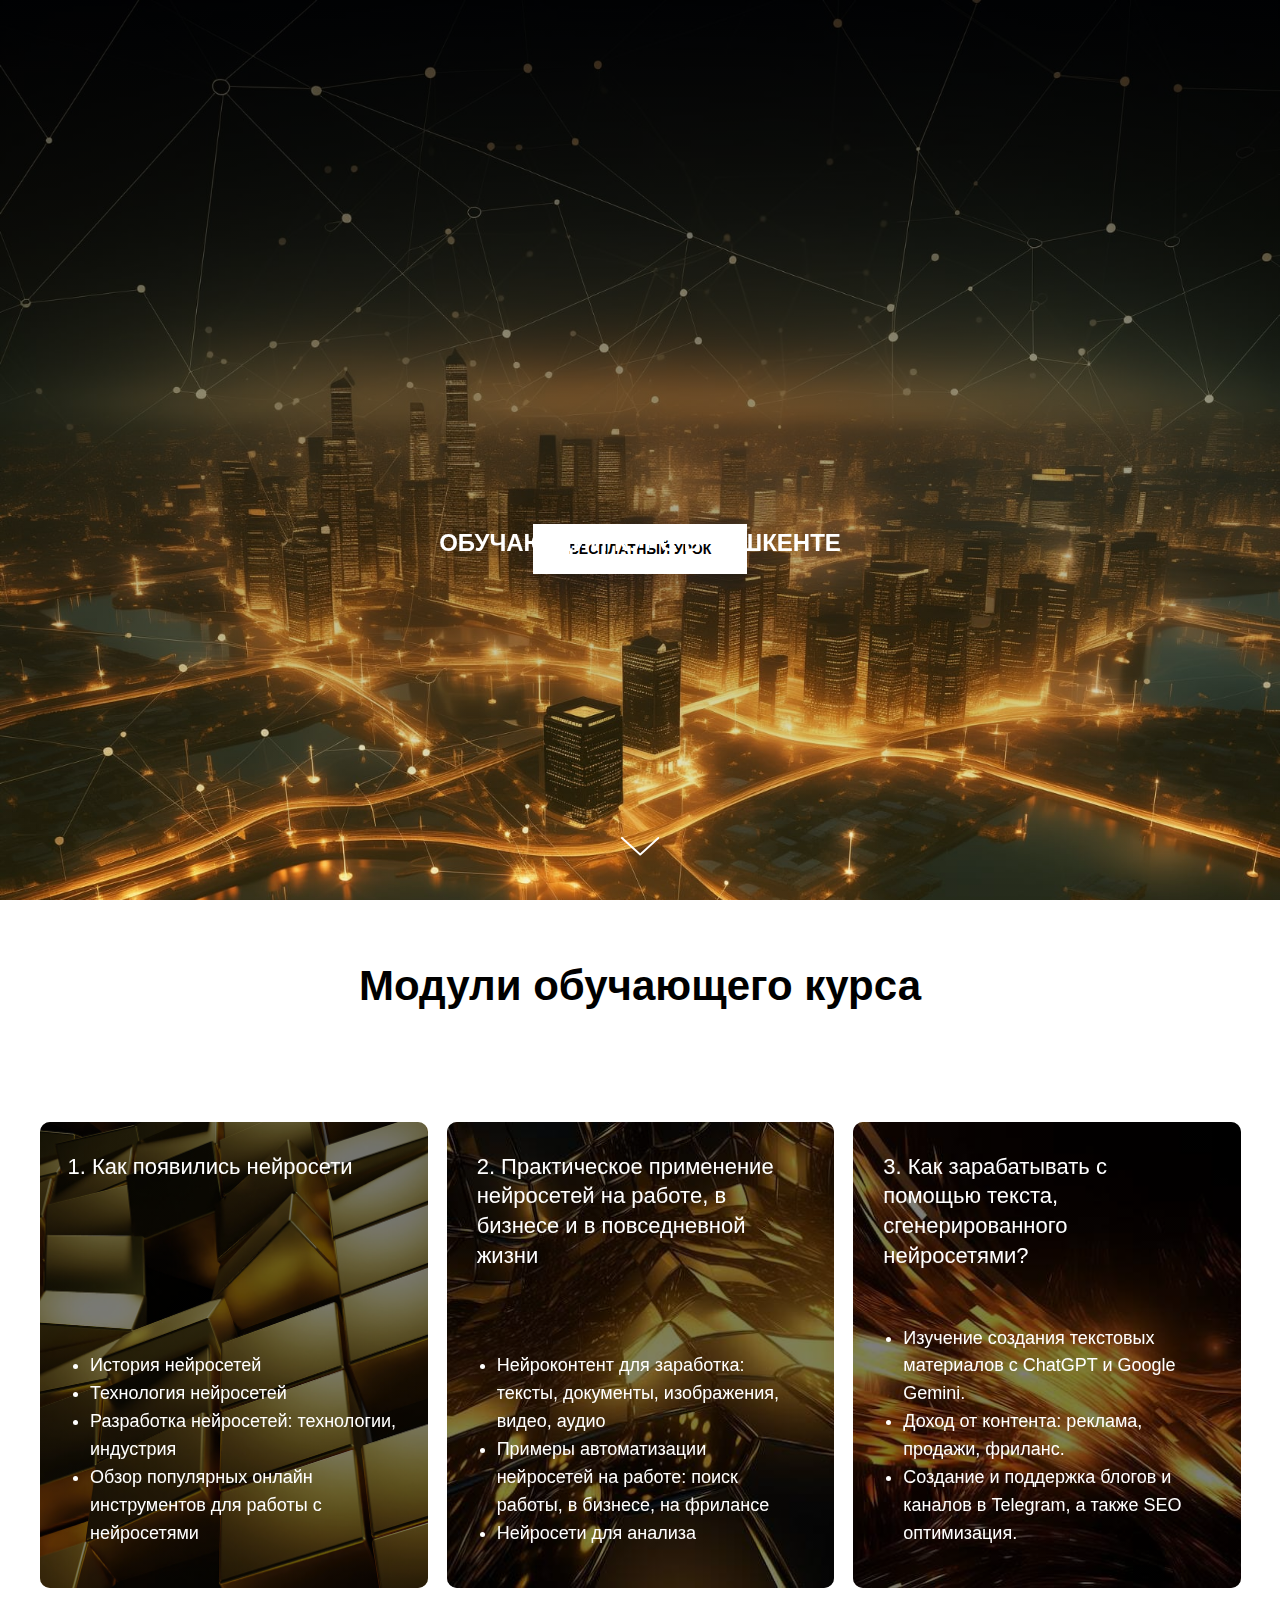
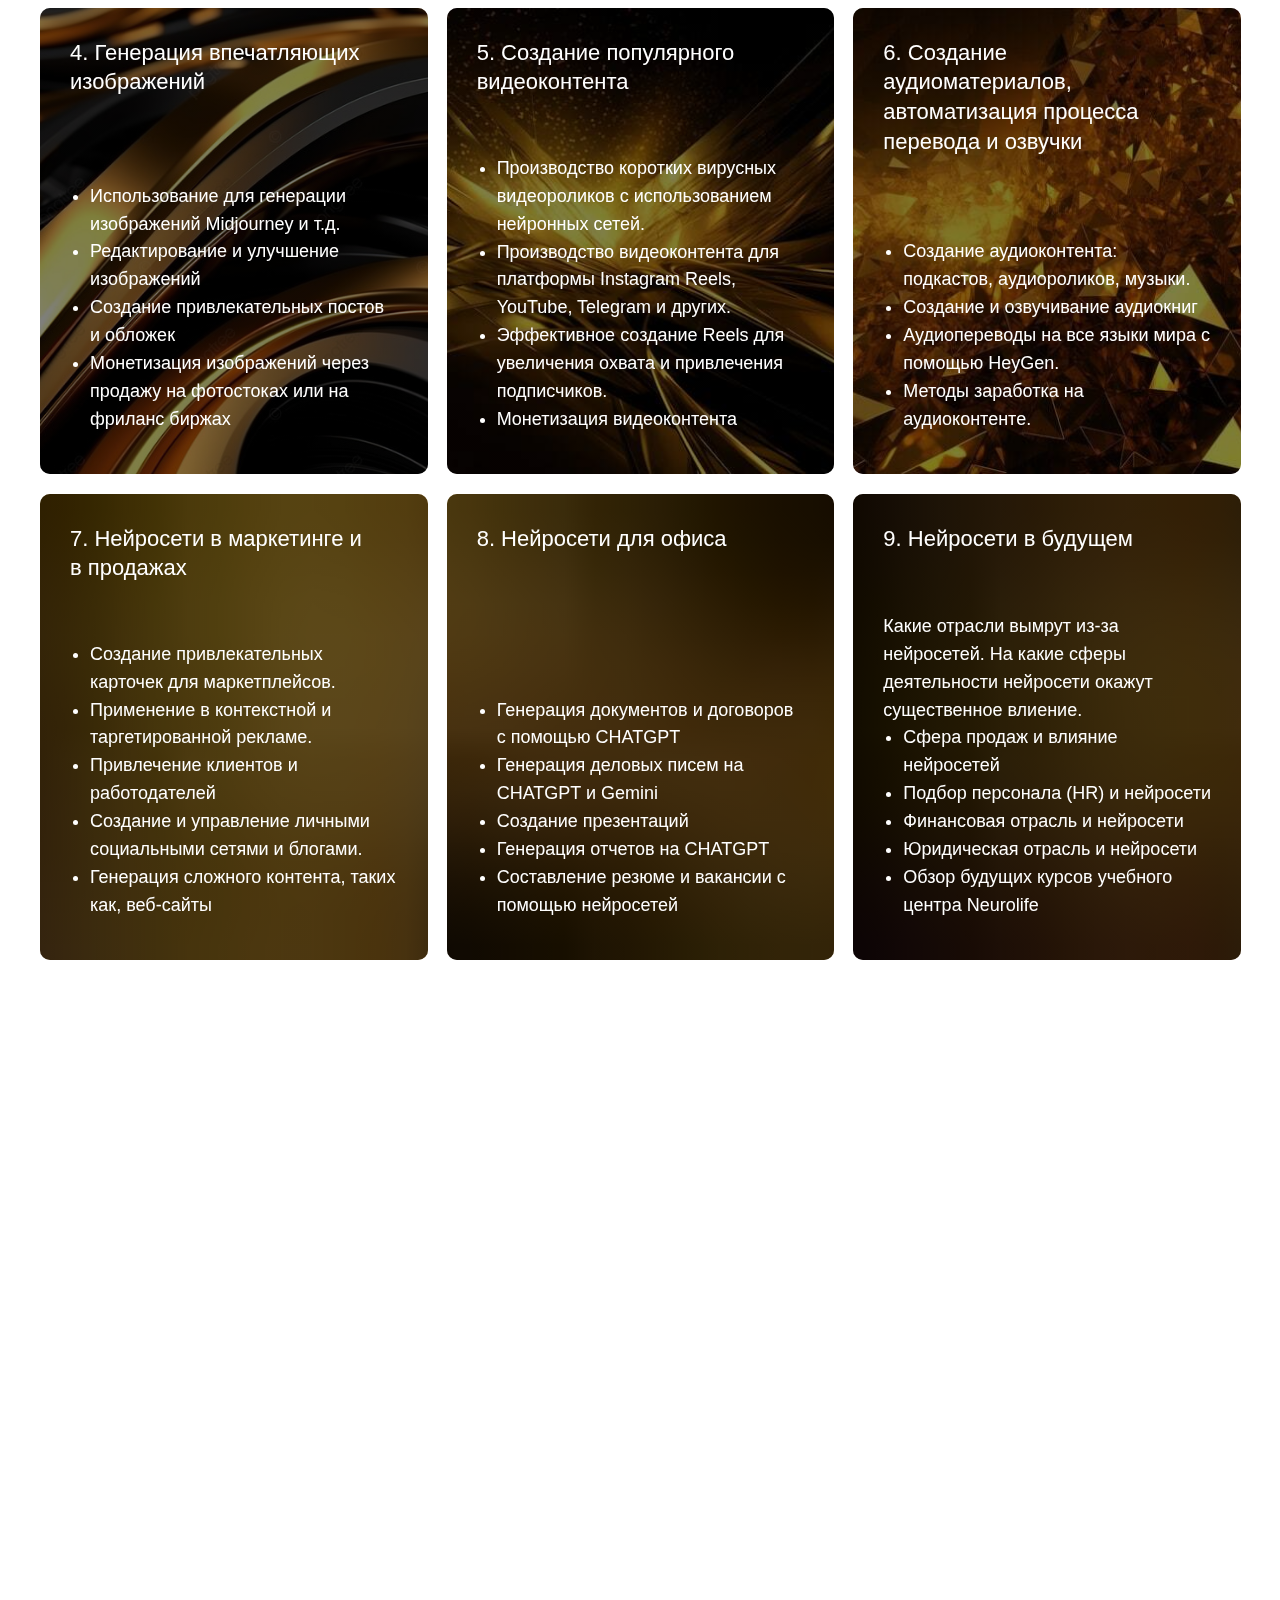
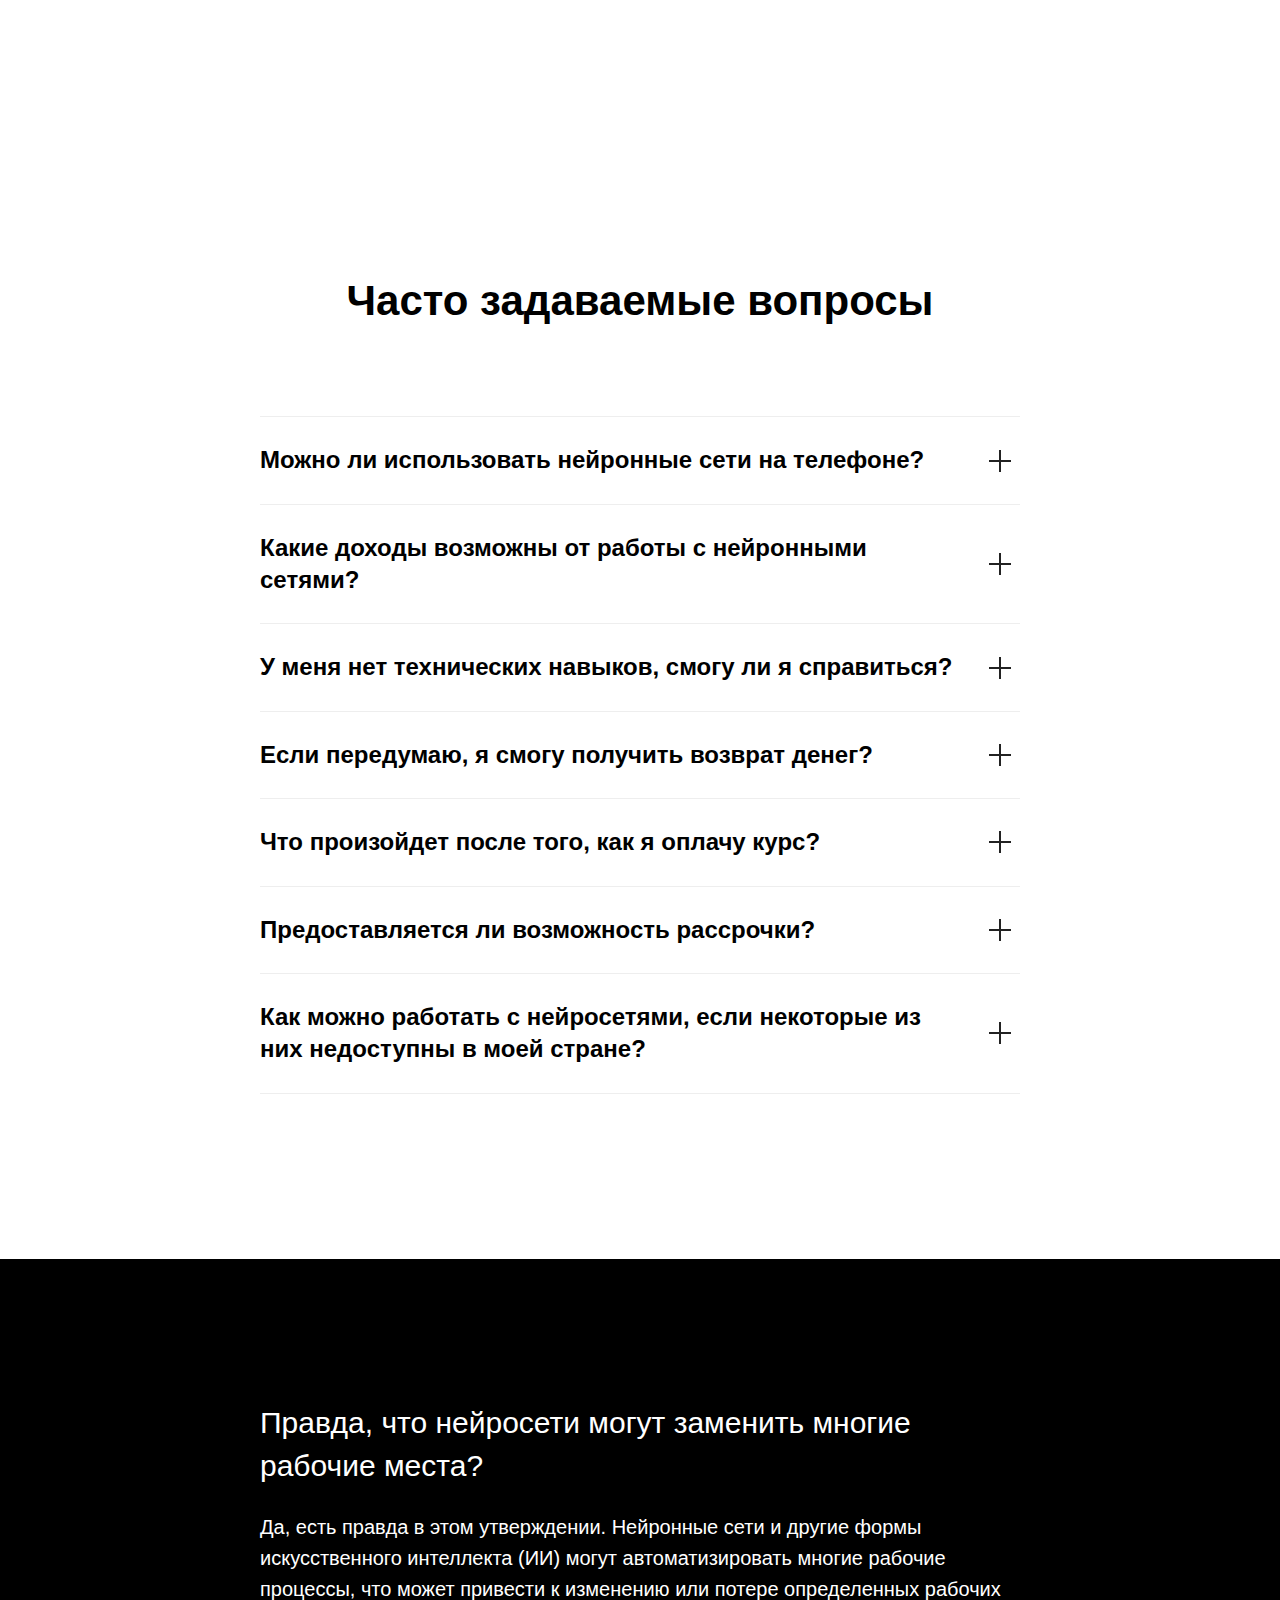
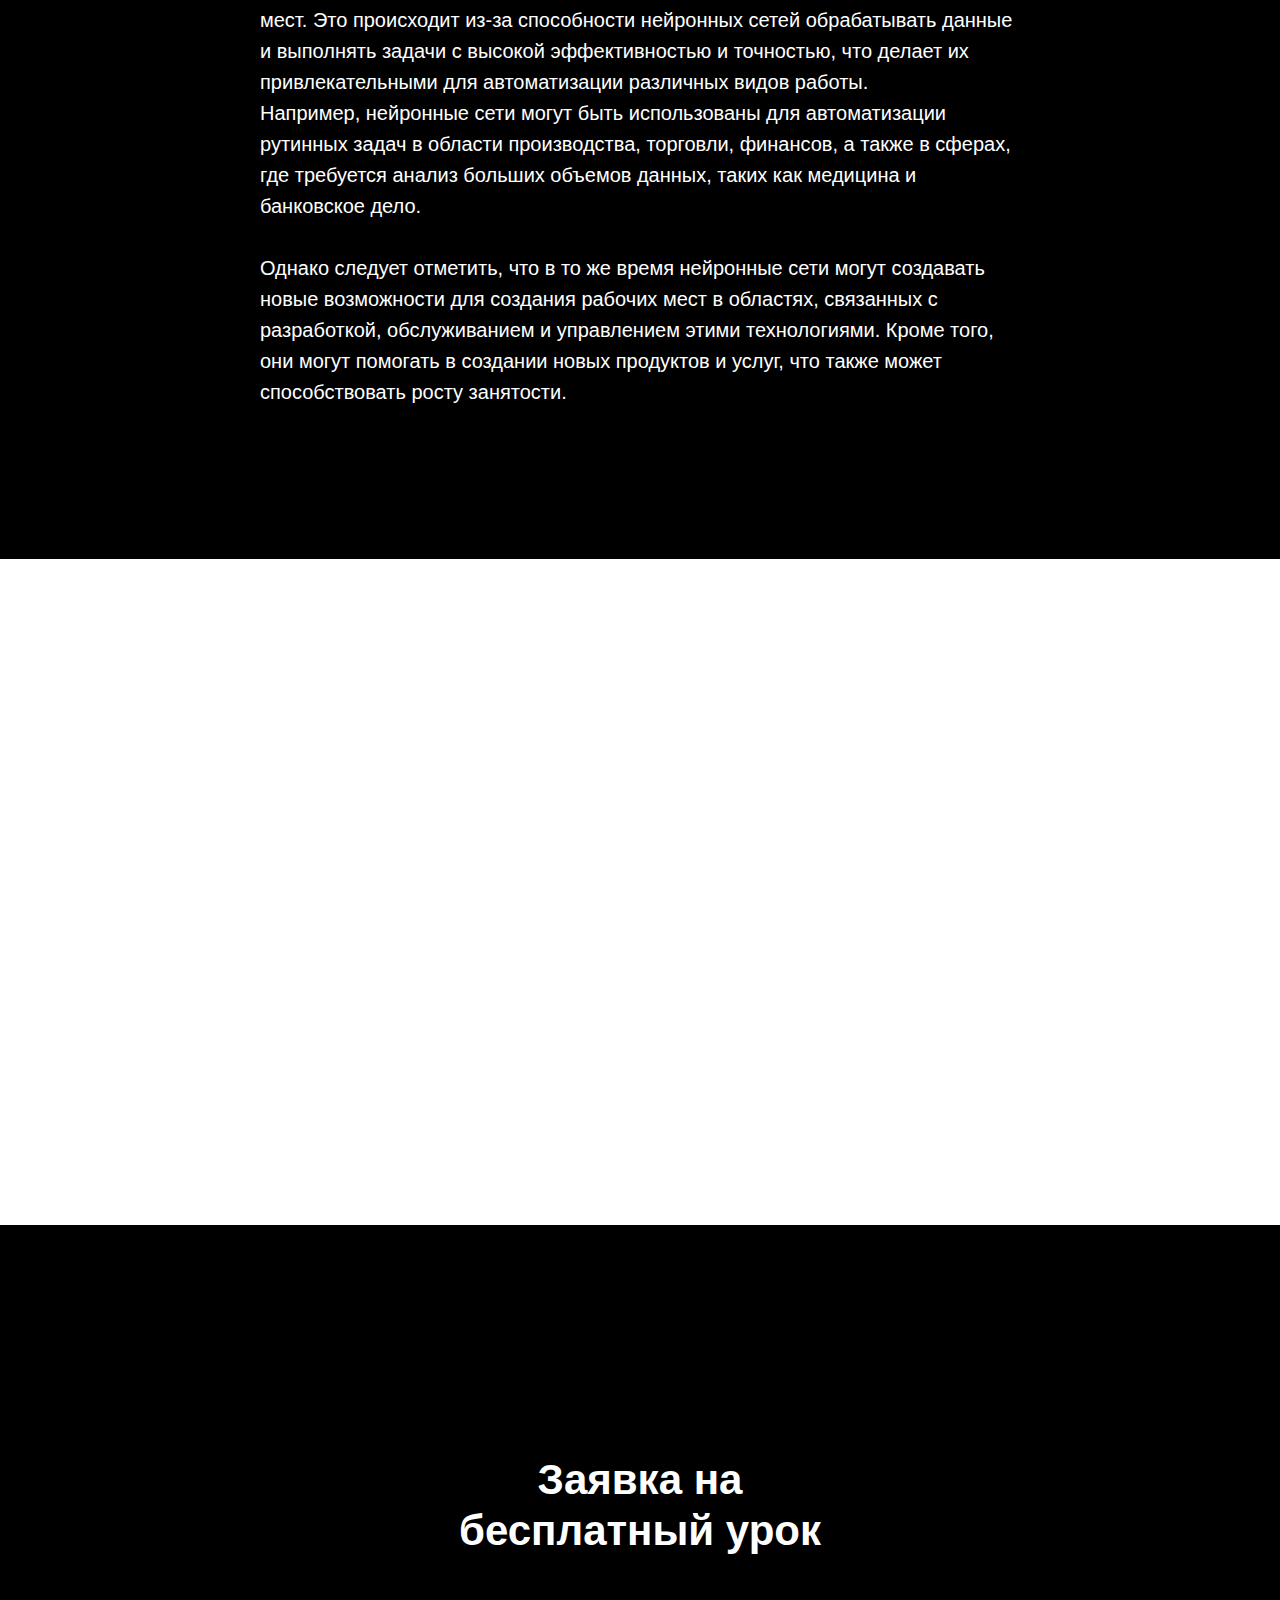
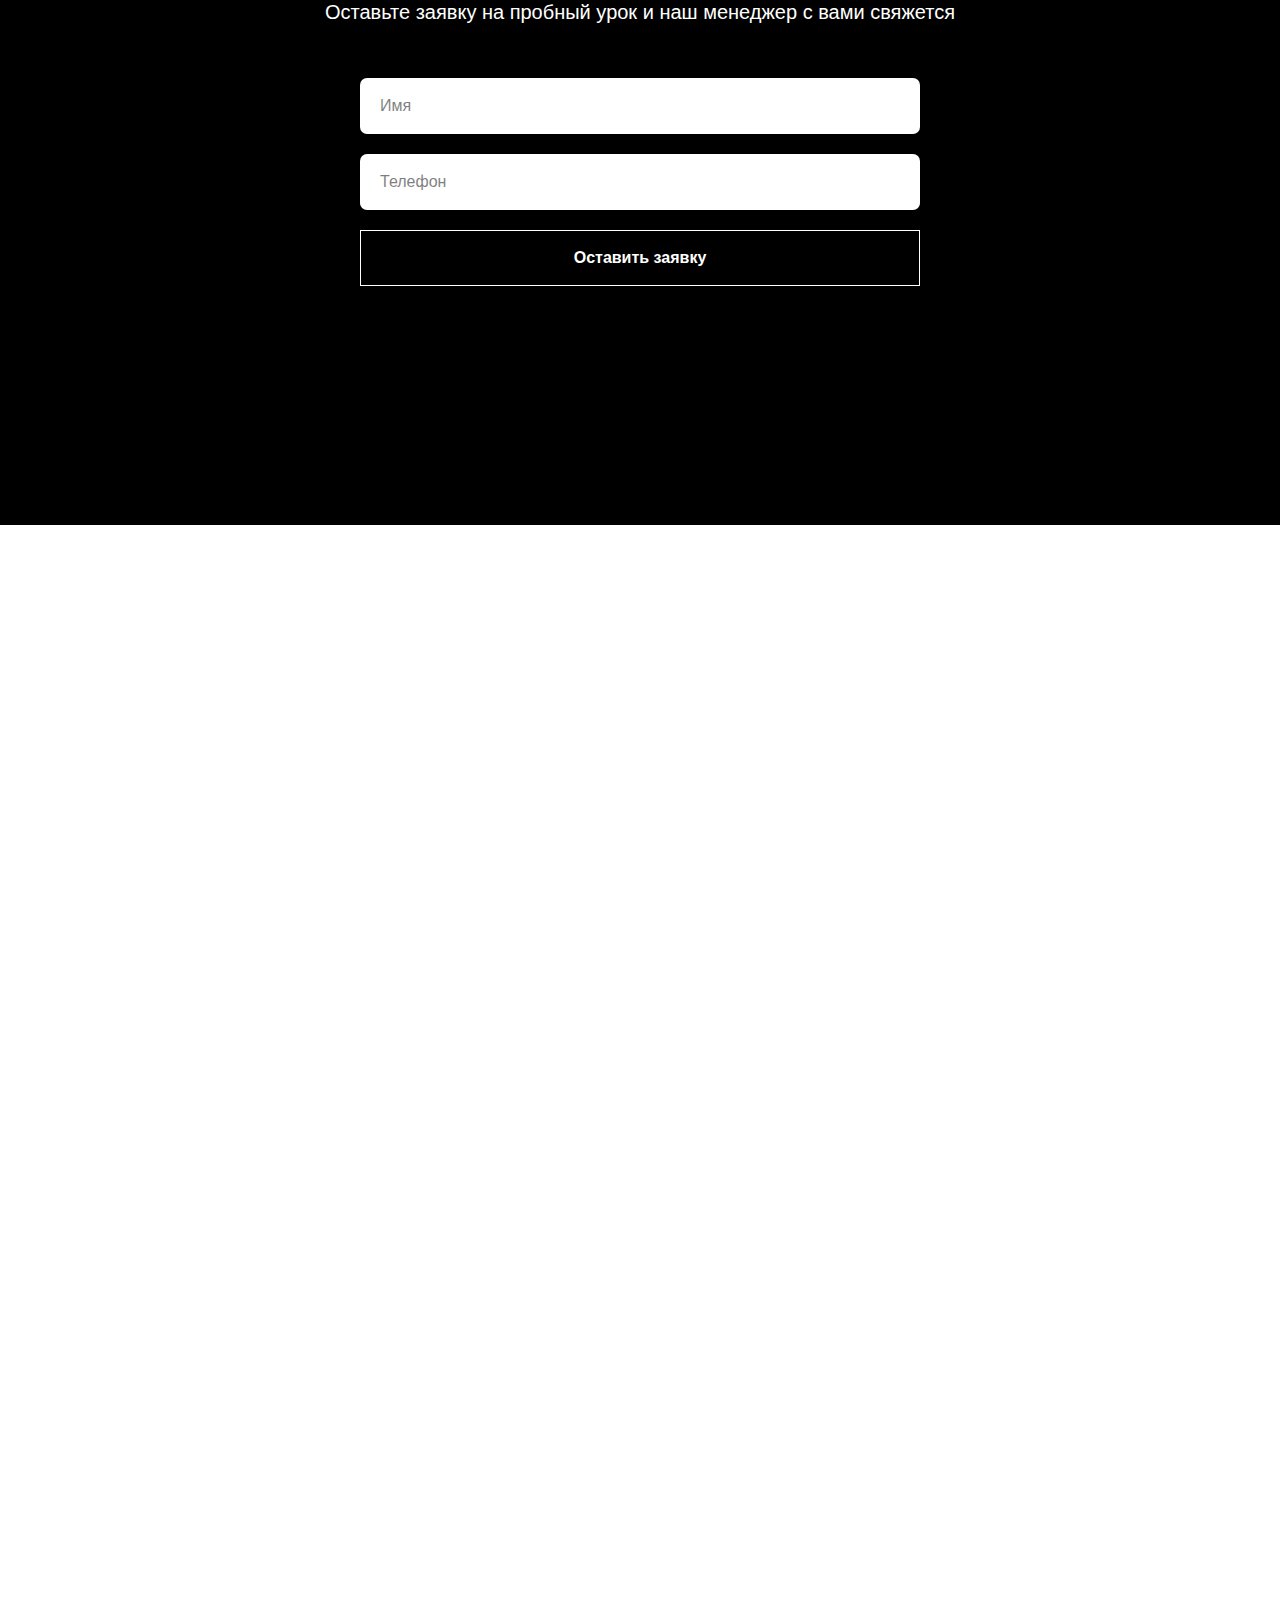
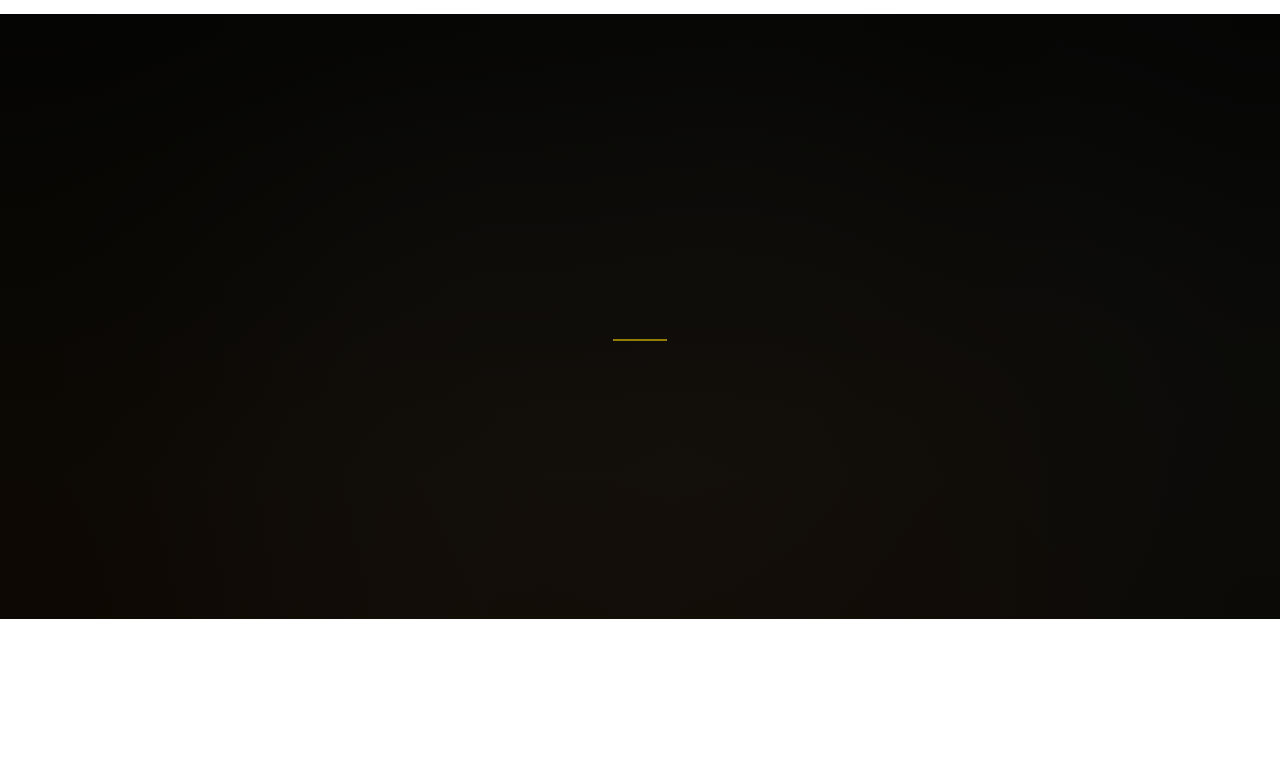
<file: index.html>
<!DOCTYPE html><html><head><meta charset="utf-8" /><meta http-equiv="Content-Type" content="text/html; charset=utf-8" /><meta name="viewport" content="width=device-width, initial-scale=1.0" /> <!--metatextblock--><title>Neurolife // Нейросети для работы, бизнеса, жизни</title><meta name="description" content="Обучающий курс в Ташкенте" /> <meta property="og:url" content="https://neurolife.guru" /><meta property="og:title" content="NEUROLiFE" /><meta property="og:description" content="Нейросети для работы, бизнеса, жизни" /><meta property="og:type" content="website" /><meta property="og:image" content="images/tild3936-6133-4434-b133-653335303535__obl.jpg" /><link rel="canonical" href="neurolife"><!--/metatextblock--><meta name="format-detection" content="telephone=no" /><meta http-equiv="x-dns-prefetch-control" content="on"><link rel="dns-prefetch" href="https://ws.tildacdn.com"><link rel="shortcut icon" href="images/tild3335-3565-4536-a564-666536313730__us48581r2058x640.ico" type="image/x-icon" /><!-- Assets --><script src="https://neo.tildacdn.com/js/tilda-fallback-1.0.min.js" async charset="utf-8"></script><link rel="stylesheet" href="css/tilda-grid-3.0.min.css" type="text/css" media="all" onerror="this.loaderr='y';"/><link rel="stylesheet" href="css/tilda-blocks-page44759539.min.css?t=1709569275" type="text/css" media="all" onerror="this.loaderr='y';" /><link rel="stylesheet" href="css/tilda-animation-2.0.min.css" type="text/css" media="all" onerror="this.loaderr='y';" /><link rel="stylesheet" href="css/tilda-cover-1.0.min.css" type="text/css" media="all" onerror="this.loaderr='y';" /><link rel="stylesheet" href="css/tilda-cards-1.0.min.css" type="text/css" media="all" onerror="this.loaderr='y';" /><link rel="stylesheet" href="css/tilda-forms-1.0.min.css" type="text/css" media="all" onerror="this.loaderr='y';" /><link rel="stylesheet" href="css/fonts-tildasans.css" type="text/css" media="all" onerror="this.loaderr='y';" /><script nomodule src="js/tilda-polyfill-1.0.min.js" charset="utf-8"></script><script type="text/javascript">function t_onReady(func) {
if (document.readyState != 'loading') {
func();
} else {
document.addEventListener('DOMContentLoaded', func);
}
}
function t_onFuncLoad(funcName, okFunc, time) {
if (typeof window[funcName] === 'function') {
okFunc();
} else {
setTimeout(function() {
t_onFuncLoad(funcName, okFunc, time);
},(time || 100));
}
}function t_throttle(fn, threshhold, scope) {return function () {fn.apply(scope || this, arguments);};}</script><script src="js/tilda-scripts-3.0.min.js" charset="utf-8" defer onerror="this.loaderr='y';"></script><script src="js/tilda-blocks-page44759539.min.js?t=1709569275" charset="utf-8" async onerror="this.loaderr='y';"></script><script src="js/lazyload-1.3.min.export.js" charset="utf-8" async onerror="this.loaderr='y';"></script><script src="js/tilda-animation-2.0.min.js" charset="utf-8" async onerror="this.loaderr='y';"></script><script src="js/tilda-cover-1.0.min.js" charset="utf-8" async onerror="this.loaderr='y';"></script><script src="js/tilda-cards-1.0.min.js" charset="utf-8" async onerror="this.loaderr='y';"></script><script src="js/tilda-forms-1.0.min.js" charset="utf-8" async onerror="this.loaderr='y';"></script><script src="js/tilda-events-1.0.min.js" charset="utf-8" async onerror="this.loaderr='y';"></script><script type="text/javascript">window.dataLayer = window.dataLayer || [];</script><!-- Facebook Pixel Code --><script type="text/javascript" data-tilda-cookie-type="advertising">!function(f,b,e,v,n,t,s)
{if(f.fbq)return;n=f.fbq=function(){n.callMethod?n.callMethod.apply(n,arguments):n.queue.push(arguments)};
if(!f._fbq)f._fbq=n;n.push=n;n.loaded=!0;n.version='2.0';n.agent='pltilda';
n.queue=[];t=b.createElement(e);t.async=!0;
t.src=v;s=b.getElementsByTagName(e)[0];
s.parentNode.insertBefore(t,s)}(window, document,'script','https://connect.facebook.net/en_US/fbevents.js');
fbq('init', '1611724132703540');
fbq('track', 'PageView');</script><!-- End Facebook Pixel Code --><script type="text/javascript">(function () {
if((/bot|google|yandex|baidu|bing|msn|duckduckbot|teoma|slurp|crawler|spider|robot|crawling|facebook/i.test(navigator.userAgent))===false && typeof(sessionStorage)!='undefined' && sessionStorage.getItem('visited')!=='y' && document.visibilityState){
var style=document.createElement('style');
style.type='text/css';
style.innerHTML='@media screen and (min-width: 980px) {.t-records {opacity: 0;}.t-records_animated {-webkit-transition: opacity ease-in-out .2s;-moz-transition: opacity ease-in-out .2s;-o-transition: opacity ease-in-out .2s;transition: opacity ease-in-out .2s;}.t-records.t-records_visible {opacity: 1;}}';
document.getElementsByTagName('head')[0].appendChild(style);
function t_setvisRecs(){
var alr=document.querySelectorAll('.t-records');
Array.prototype.forEach.call(alr, function(el) {
el.classList.add("t-records_animated");
});
setTimeout(function () {
Array.prototype.forEach.call(alr, function(el) {
el.classList.add("t-records_visible");
});
sessionStorage.setItem("visited", "y");
}, 400);
} 
document.addEventListener('DOMContentLoaded', t_setvisRecs);
}
})();</script></head><body class="t-body" style="margin:0;"><!--allrecords--><div id="allrecords" data-tilda-export="yes" class="t-records" data-hook="blocks-collection-content-node" data-tilda-project-id="7278681" data-tilda-page-id="44759539" data-tilda-page-alias="neurolife" data-tilda-formskey="0e2d23b1be6cd7f13590dddba7278681" data-tilda-lazy="yes" data-tilda-root-zone="com" data-tilda-ts="y"><div id="rec714514308" class="r t-rec" style=" " data-record-type="338" ><!-- cover --><div class="t-cover" id="recorddiv714514308"bgimgfield="img"style="height:100vh;background-image:url('images/tild3261-3333-4061-a565-376462376638__-__resize__20x__city2.jpg');"><div class="t-cover__carrier" id="coverCarry714514308"data-content-cover-id="714514308"data-content-cover-bg="images/tild3261-3333-4061-a565-376462376638__city2.jpg"data-display-changed="true"data-content-cover-height="100vh"data-content-cover-parallax="dynamic"style="height:100vh;background-attachment:scroll; background-position:center top;"itemscope itemtype="http://schema.org/ImageObject"><meta itemprop="image" content="images/tild3261-3333-4061-a565-376462376638__city2.jpg"></div><div class="t-cover__filter" style="height:100vh;background-image: -moz-linear-gradient(top, rgba(0,0,0,0.70), rgba(255,213,0,0.10));background-image: -webkit-linear-gradient(top, rgba(0,0,0,0.70), rgba(255,213,0,0.10));background-image: -o-linear-gradient(top, rgba(0,0,0,0.70), rgba(255,213,0,0.10));background-image: -ms-linear-gradient(top, rgba(0,0,0,0.70), rgba(255,213,0,0.10));background-image: linear-gradient(top, rgba(0,0,0,0.70), rgba(255,213,0,0.10));filter: progid:DXImageTransform.Microsoft.gradient(startColorStr='#4c000000', endColorstr='#e5ffd500');"></div><div class="t338"><div class="t-container"><div class="t-col t-col_8 t-prefix_2"><div class="t-cover__wrapper t-valign_top" style="height:100vh; position: relative;z-index: 1;"><div class="t338 t-align_center" style="padding-top: 60px;"><div data-hook-content="covercontent"><div class="t339__wrapper"><div class="t339__blocklogo"><img class="t338__logo t-img t-animate" 
imgfield="img2" 
src="images/tild6261-3138-4332-a164-653231666133__-__empty__neurolife.png" data-original="images/tild6261-3138-4332-a164-653231666133__neurolife.png" data-animate-style="fadein" data-animate-group="yes" data-tu-max-width="800" data-tu-max-height="800" 
style="" data-hook-clogo="coverlogo" 
alt=""></div><div class="t338__title t-title t-title_xxs t-animate" data-animate-style="fadeindown" data-animate-group="yes" field="title">Нейросети для работы, бизнеса, жизни</div><div class="t338__descr t-descr t-descr_xl t-animate" data-animate-style="fadeinup" data-animate-group="yes" field="descr"><strong style="color: rgb(255, 255, 255);">Обучающий курс в Ташкенте</strong></div><div class="t338__buttonwrapper t-btnwrapper" ><a href="#rec714639176" target="" class="t338__btn t-btn t-btn_md " style="color:#000000;background-color:#ffffff;border-radius:0px; -moz-border-radius:0px; -webkit-border-radius:0px;text-transform:uppercase;box-shadow:0px 10px 40px -2px rgba(0,11,48,0.3);" data-buttonfieldset="button"
><table role="presentation" style="width:100%; height:100%;"><tr><td data-field="buttontitle">Бесплатный урок</td></tr></table></a></div></div></div></div></div></div></div></div><!-- arrow --><div class="t-cover__arrow"><div class="t-cover__arrow-wrapper "><div class="t-cover__arrow_mobile"><svg role="presentation" class="t-cover__arrow-svg" style="fill:#ffffff;" x="0px" y="0px" width="38.417px" height="18.592px" viewBox="0 0 38.417 18.592" style="enable-background:new 0 0 38.417 18.592;"><g><path d="M19.208,18.592c-0.241,0-0.483-0.087-0.673-0.261L0.327,1.74c-0.408-0.372-0.438-1.004-0.066-1.413c0.372-0.409,1.004-0.439,1.413-0.066L19.208,16.24L36.743,0.261c0.411-0.372,1.042-0.342,1.413,0.066c0.372,0.408,0.343,1.041-0.065,1.413L19.881,18.332C19.691,18.505,19.449,18.592,19.208,18.592z"/></g></svg></div></div></div><!-- arrow --></div><style> #rec714514308 .t338__title { text-transform: uppercase; } @media screen and (min-width: 900px) { #rec714514308 .t338__title { font-size: 33px; } } #rec714514308 .t338__descr { text-transform: uppercase; opacity: 1; }</style></div><div id="rec714514309" class="r t-rec t-rec_pt_60 t-rec_pb_60" style="padding-top:60px;padding-bottom:60px; " data-record-type="959" ><!-- T959 --><div class="t959"><div class="t-section__container t-container"><div class="t-col t-col_12"><div class="t-section__topwrapper t-align_center"><div class="t-section__title t-title t-title_xs" field="btitle">Модули обучающего курса</div> </div></div></div><div class="t959__container t-card__container t959__container_indent t959__container_mobile-flex" style="padding: 0px 30px 0px 30px;" data-ratio="4_3"><div class="t959__row" data-auto-correct-mobile-width="false"><div class="t959__card t959__card_33 "><div class="t959__card-inner t-card__col t-card__col_withoutbtn t959__card-inner_4-3" style=" border-radius:10px;"> <meta itemprop="image" content="images/tild6261-6666-4763-b738-383731313161__22.jpg"> <div class="t959__card-image t-bgimg t959__card-image_zoom t959__animation_slow" 
bgimgfield="li_img__8722831678362" data-original="images/tild6261-6666-4763-b738-383731313161__22.jpg" 
style="background: url('images/tild6261-6666-4763-b738-383731313161__-__resizeb__20x__22.jpg') no-repeat center; background-size: cover;"
></div><div class="t959__card-overlay t959__animation_slow" style="background: -moz-linear-gradient(top, rgba(0,0,0,0.5), rgba(0,0,0,0.50)); background: -webkit-linear-gradient(top, rgba(0,0,0,0.5), rgba(0,0,0,0.50)); background: -o-linear-gradient(top, rgba(0,0,0,0.5), rgba(0,0,0,0.50)); background: -ms-linear-gradient(top, rgba(0,0,0,0.5), rgba(0,0,0,0.50));"></div><div class="t959__card-content t959__animation_slow"><div class="t-card__title t-name t-name_lg t-align_left" field="li_title__8722831678362"><ol><li>Как появились нейросети</li></ol></div><div class="t-card__descr t-text t-text_sm t-align_left" field="li_descr__8722831678362"><ul><li style="text-align: left;">История нейросетей</li><li style="text-align: left;">Технология нейросетей</li><li style="text-align: left;">Разработка нейросетей: технологии, индустрия</li><li style="text-align: left;">Обзор популярных онлайн инструментов для работы с нейросетями</li></ul></div><style> #rec714514309 .t-card__title { font-size: 22px; font-weight: 400; }</style><svg role="presentation" class="t959__card-arrow t959__card-arrow_hidden" width="14" height="24" viewBox="0 0 14 24" fill="none" xmlns="http://www.w3.org/2000/svg"><path d="M1 0.994385L12 11.9944L1 22.9944" stroke="white" stroke-width="2"/></svg></div></div></div><div class="t959__card t959__card_33 "><div class="t959__card-inner t-card__col t-card__col_withoutbtn t959__card-inner_4-3" style=" border-radius:10px;"> <meta itemprop="image" content="images/tild6661-3034-4066-b332-326635306232__11.jpg"> <div class="t959__card-image t-bgimg t959__card-image_zoom t959__animation_slow" 
bgimgfield="li_img__8722831678360" data-original="images/tild6661-3034-4066-b332-326635306232__11.jpg" 
style="background: url('images/tild6661-3034-4066-b332-326635306232__-__resizeb__20x__11.jpg') no-repeat center; background-size: cover;"
></div><div class="t959__card-overlay t959__animation_slow" style="background: -moz-linear-gradient(top, rgba(0,0,0,0.5), rgba(0,0,0,0.50)); background: -webkit-linear-gradient(top, rgba(0,0,0,0.5), rgba(0,0,0,0.50)); background: -o-linear-gradient(top, rgba(0,0,0,0.5), rgba(0,0,0,0.50)); background: -ms-linear-gradient(top, rgba(0,0,0,0.5), rgba(0,0,0,0.50));"></div><div class="t959__card-content t959__animation_slow"><div class="t-card__title t-name t-name_lg t-align_left" field="li_title__8722831678360"><p style="text-align: left;">2. Практическое применение нейросетей на работе, в бизнесе и в повседневной жизни </p></div><div class="t-card__descr t-text t-text_sm t-align_left" field="li_descr__8722831678360"><ul><li style="text-align: left;">Нейроконтент для заработка: тексты, документы, изображения, видео, аудио</li><li style="text-align: left;">Примеры автоматизации нейросетей на работе: поиск работы, в бизнесе, на фрилансе</li><li style="text-align: left;">Нейросети для анализа</li></ul></div><style> #rec714514309 .t-card__title { font-size: 22px; font-weight: 400; }</style><svg role="presentation" class="t959__card-arrow t959__card-arrow_hidden" width="14" height="24" viewBox="0 0 14 24" fill="none" xmlns="http://www.w3.org/2000/svg"><path d="M1 0.994385L12 11.9944L1 22.9944" stroke="white" stroke-width="2"/></svg></div></div></div><div class="t959__card t959__card_33 "><div class="t959__card-inner t-card__col t-card__col_withoutbtn t959__card-inner_4-3" style=" border-radius:10px;"> <meta itemprop="image" content="images/tild3539-6236-4334-b430-636538623031__33.jpg"> <div class="t959__card-image t-bgimg t959__card-image_zoom t959__animation_slow" 
bgimgfield="li_img__8722831678361" data-original="images/tild3539-6236-4334-b430-636538623031__33.jpg" 
style="background: url('images/tild3539-6236-4334-b430-636538623031__-__resizeb__20x__33.jpg') no-repeat center; background-size: cover;"
></div><div class="t959__card-overlay t959__animation_slow" style="background: -moz-linear-gradient(top, rgba(0,0,0,0.5), rgba(0,0,0,0.50)); background: -webkit-linear-gradient(top, rgba(0,0,0,0.5), rgba(0,0,0,0.50)); background: -o-linear-gradient(top, rgba(0,0,0,0.5), rgba(0,0,0,0.50)); background: -ms-linear-gradient(top, rgba(0,0,0,0.5), rgba(0,0,0,0.50));"></div><div class="t959__card-content t959__animation_slow"><div class="t-card__title t-name t-name_lg t-align_left" field="li_title__8722831678361"><p style="text-align: left;">3. Как зарабатывать с помощью текста, сгенерированного нейросетями?</p></div><div class="t-card__descr t-text t-text_sm t-align_left" field="li_descr__8722831678361"><ul><li style="text-align: left;">Изучение создания текстовых материалов с ChatGPT и Google Gemini.</li><li style="text-align: left;">Доход от контента: реклама, продажи, фриланс.</li><li style="text-align: left;">Создание и поддержка блогов и каналов в Telegram, а также SEO оптимизация.</li></ul></div><style> #rec714514309 .t-card__title { font-size: 22px; font-weight: 400; }</style><svg role="presentation" class="t959__card-arrow t959__card-arrow_hidden" width="14" height="24" viewBox="0 0 14 24" fill="none" xmlns="http://www.w3.org/2000/svg"><path d="M1 0.994385L12 11.9944L1 22.9944" stroke="white" stroke-width="2"/></svg></div></div></div></div><div class="t959__row" data-auto-correct-mobile-width="false"><div class="t959__card t959__card_33 "><div class="t959__card-inner t-card__col t-card__col_withoutbtn t959__card-inner_4-3" style=" border-radius:10px;"> <meta itemprop="image" content="images/tild6633-3337-4465-b835-633936366138__55.jpg"> <div class="t959__card-image t-bgimg t959__card-image_zoom t959__animation_slow" 
bgimgfield="li_img__8722831678363" data-original="images/tild6633-3337-4465-b835-633936366138__55.jpg" 
style="background: url('images/tild6633-3337-4465-b835-633936366138__-__resizeb__20x__55.jpg') no-repeat center; background-size: cover;"
></div><div class="t959__card-overlay t959__animation_slow" style="background: -moz-linear-gradient(top, rgba(0,0,0,0.5), rgba(0,0,0,0.50)); background: -webkit-linear-gradient(top, rgba(0,0,0,0.5), rgba(0,0,0,0.50)); background: -o-linear-gradient(top, rgba(0,0,0,0.5), rgba(0,0,0,0.50)); background: -ms-linear-gradient(top, rgba(0,0,0,0.5), rgba(0,0,0,0.50));"></div><div class="t959__card-content t959__animation_slow"><div class="t-card__title t-name t-name_lg t-align_left" field="li_title__8722831678363"><p style="text-align: left;">4. Генерация впечатляющих изображений </p></div><div class="t-card__descr t-text t-text_sm t-align_left" field="li_descr__8722831678363"><ul><li style="text-align: left;">Использование для генерации изображений Midjourney и т.д.</li><li style="text-align: left;">Редактирование и улучшение изображений</li><li style="text-align: left;">Создание привлекательных постов и обложек</li><li style="text-align: left;">Монетизация изображений через продажу на фотостоках или на фриланс биржах</li></ul></div><style> #rec714514309 .t-card__title { font-size: 22px; font-weight: 400; }</style><svg role="presentation" class="t959__card-arrow t959__card-arrow_hidden" width="14" height="24" viewBox="0 0 14 24" fill="none" xmlns="http://www.w3.org/2000/svg"><path d="M1 0.994385L12 11.9944L1 22.9944" stroke="white" stroke-width="2"/></svg></div></div></div><div class="t959__card t959__card_33 "><div class="t959__card-inner t-card__col t-card__col_withoutbtn t959__card-inner_4-3" style=" border-radius:10px;"> <meta itemprop="image" content="images/tild6538-3432-4631-b834-656233343531__66.jpg"> <div class="t959__card-image t-bgimg t959__card-image_zoom t959__animation_slow" 
bgimgfield="li_img__8722831678364" data-original="images/tild6538-3432-4631-b834-656233343531__66.jpg" 
style="background: url('images/tild6538-3432-4631-b834-656233343531__-__resizeb__20x__66.jpg') no-repeat center; background-size: cover;"
></div><div class="t959__card-overlay t959__animation_slow" style="background: -moz-linear-gradient(top, rgba(0,0,0,0.5), rgba(0,0,0,0.50)); background: -webkit-linear-gradient(top, rgba(0,0,0,0.5), rgba(0,0,0,0.50)); background: -o-linear-gradient(top, rgba(0,0,0,0.5), rgba(0,0,0,0.50)); background: -ms-linear-gradient(top, rgba(0,0,0,0.5), rgba(0,0,0,0.50));"></div><div class="t959__card-content t959__animation_slow"><div class="t-card__title t-name t-name_lg t-align_left" field="li_title__8722831678364">5. Создание популярного видеоконтента</div><div class="t-card__descr t-text t-text_sm t-align_left" field="li_descr__8722831678364"><br /><ul><li style="text-align: left;">Производство коротких вирусных видеороликов с использованием нейронных сетей.</li><li style="text-align: left;">Производство видеоконтента для платформы Instagram Reels, YouTube, Telegram и других.</li><li style="text-align: left;">Эффективное создание Reels для увеличения охвата и привлечения подписчиков.</li><li style="text-align: left;">Монетизация видеоконтента</li></ul></div><style> #rec714514309 .t-card__title { font-size: 22px; font-weight: 400; }</style><svg role="presentation" class="t959__card-arrow t959__card-arrow_hidden" width="14" height="24" viewBox="0 0 14 24" fill="none" xmlns="http://www.w3.org/2000/svg"><path d="M1 0.994385L12 11.9944L1 22.9944" stroke="white" stroke-width="2"/></svg></div></div></div><div class="t959__card t959__card_33 "><div class="t959__card-inner t-card__col t-card__col_withoutbtn t959__card-inner_4-3" style=" border-radius:10px;"> <meta itemprop="image" content="images/tild3462-6538-4362-b766-343266363266__77.jpg"> <div class="t959__card-image t-bgimg t959__card-image_zoom t959__animation_slow" 
bgimgfield="li_img__8722831678365" data-original="images/tild3462-6538-4362-b766-343266363266__77.jpg" 
style="background: url('images/tild3462-6538-4362-b766-343266363266__-__resizeb__20x__77.jpg') no-repeat center; background-size: cover;"
></div><div class="t959__card-overlay t959__animation_slow" style="background: -moz-linear-gradient(top, rgba(0,0,0,0.5), rgba(0,0,0,0.50)); background: -webkit-linear-gradient(top, rgba(0,0,0,0.5), rgba(0,0,0,0.50)); background: -o-linear-gradient(top, rgba(0,0,0,0.5), rgba(0,0,0,0.50)); background: -ms-linear-gradient(top, rgba(0,0,0,0.5), rgba(0,0,0,0.50));"></div><div class="t959__card-content t959__animation_slow"><div class="t-card__title t-name t-name_lg t-align_left" field="li_title__8722831678365"><p style="text-align: left;">6. Создание аудиоматериалов, автоматизация процесса перевода и озвучки </p></div><div class="t-card__descr t-text t-text_sm t-align_left" field="li_descr__8722831678365"><ul><li style="text-align: left;">Создание аудиоконтента: подкастов, аудиороликов, музыки. </li><li style="text-align: left;">Создание и озвучивание аудиокниг </li><li style="text-align: left;">Аудиопереводы на все языки мира с помощью HeyGen. </li><li style="text-align: left;">Методы заработка на аудиоконтенте. </li></ul></div><style> #rec714514309 .t-card__title { font-size: 22px; font-weight: 400; }</style><svg role="presentation" class="t959__card-arrow t959__card-arrow_hidden" width="14" height="24" viewBox="0 0 14 24" fill="none" xmlns="http://www.w3.org/2000/svg"><path d="M1 0.994385L12 11.9944L1 22.9944" stroke="white" stroke-width="2"/></svg></div></div></div></div><div class="t959__row" data-auto-correct-mobile-width="false"><div class="t959__card t959__card_33 "><div class="t959__card-inner t-card__col t-card__col_withoutbtn t959__card-inner_4-3" style=" border-radius:10px;"> <meta itemprop="image" content="images/tild6533-3966-4435-b138-393239316364__88.jpg"> <div class="t959__card-image t-bgimg t959__card-image_zoom t959__animation_slow" 
bgimgfield="li_img__1709471177825" data-original="images/tild6533-3966-4435-b138-393239316364__88.jpg" 
style="background: url('images/tild6533-3966-4435-b138-393239316364__-__resizeb__20x__88.jpg') no-repeat center; background-size: cover;"
></div><div class="t959__card-overlay t959__animation_slow" style="background: -moz-linear-gradient(top, rgba(0,0,0,0.5), rgba(0,0,0,0.50)); background: -webkit-linear-gradient(top, rgba(0,0,0,0.5), rgba(0,0,0,0.50)); background: -o-linear-gradient(top, rgba(0,0,0,0.5), rgba(0,0,0,0.50)); background: -ms-linear-gradient(top, rgba(0,0,0,0.5), rgba(0,0,0,0.50));"></div><div class="t959__card-content t959__animation_slow"><div class="t-card__title t-name t-name_lg t-align_left" field="li_title__1709471177825"><p style="text-align: left;">7. Нейросети в маркетинге и в продажах </p></div><div class="t-card__descr t-text t-text_sm t-align_left" field="li_descr__1709471177825"><ul><li style="text-align: left;">Создание привлекательных карточек для маркетплейсов.</li><li style="text-align: left;">Применение в контекстной и таргетированной рекламе.</li><li style="text-align: left;">Привлечение клиентов и работодателей</li><li style="text-align: left;">Создание и управление личными социальными сетями и блогами.</li><li style="text-align: left;">Генерация сложного контента, таких как, веб-сайты</li></ul></div><style> #rec714514309 .t-card__title { font-size: 22px; font-weight: 400; }</style><svg role="presentation" class="t959__card-arrow t959__card-arrow_hidden" width="14" height="24" viewBox="0 0 14 24" fill="none" xmlns="http://www.w3.org/2000/svg"><path d="M1 0.994385L12 11.9944L1 22.9944" stroke="white" stroke-width="2"/></svg></div></div></div><div class="t959__card t959__card_33 "><div class="t959__card-inner t-card__col t-card__col_withoutbtn t959__card-inner_4-3" style=" border-radius:10px;"> <meta itemprop="image" content="images/tild6630-3764-4861-a437-643938643062__99.jpg"> <div class="t959__card-image t-bgimg t959__card-image_zoom t959__animation_slow" 
bgimgfield="li_img__1709471608268" data-original="images/tild6630-3764-4861-a437-643938643062__99.jpg" 
style="background: url('images/tild6630-3764-4861-a437-643938643062__-__resizeb__20x__99.jpg') no-repeat center; background-size: cover;"
></div><div class="t959__card-overlay t959__animation_slow" style="background: -moz-linear-gradient(top, rgba(0,0,0,0.5), rgba(0,0,0,0.50)); background: -webkit-linear-gradient(top, rgba(0,0,0,0.5), rgba(0,0,0,0.50)); background: -o-linear-gradient(top, rgba(0,0,0,0.5), rgba(0,0,0,0.50)); background: -ms-linear-gradient(top, rgba(0,0,0,0.5), rgba(0,0,0,0.50));"></div><div class="t959__card-content t959__animation_slow"><div class="t-card__title t-name t-name_lg t-align_left" field="li_title__1709471608268"><p style="text-align: left;">8. Нейросети для офиса </p></div><div class="t-card__descr t-text t-text_sm t-align_left" field="li_descr__1709471608268"><ul><li style="text-align: left;">Генерация документов и договоров с помощью CHATGPT </li><li style="text-align: left;">Генерация деловых писем на CHATGPT и Gemini </li><li style="text-align: left;">Создание презентаций </li><li style="text-align: left;">Генерация отчетов на CHATGPT </li><li style="text-align: left;">Составление резюме и вакансии c помощью нейросетей </li></ul></div><style> #rec714514309 .t-card__title { font-size: 22px; font-weight: 400; }</style><svg role="presentation" class="t959__card-arrow t959__card-arrow_hidden" width="14" height="24" viewBox="0 0 14 24" fill="none" xmlns="http://www.w3.org/2000/svg"><path d="M1 0.994385L12 11.9944L1 22.9944" stroke="white" stroke-width="2"/></svg></div></div></div><div class="t959__card t959__card_33 "><div class="t959__card-inner t-card__col t-card__col_withoutbtn t959__card-inner_4-3" style=" border-radius:10px;"> <meta itemprop="image" content="images/tild6161-3536-4530-a162-323162343131__222.jpg"> <div class="t959__card-image t-bgimg t959__card-image_zoom t959__animation_slow" 
bgimgfield="li_img__1709471633215" data-original="images/tild6161-3536-4530-a162-323162343131__222.jpg" 
style="background: url('images/tild6161-3536-4530-a162-323162343131__-__resizeb__20x__222.jpg') no-repeat center; background-size: cover;"
></div><div class="t959__card-overlay t959__animation_slow" style="background: -moz-linear-gradient(top, rgba(0,0,0,0.5), rgba(0,0,0,0.50)); background: -webkit-linear-gradient(top, rgba(0,0,0,0.5), rgba(0,0,0,0.50)); background: -o-linear-gradient(top, rgba(0,0,0,0.5), rgba(0,0,0,0.50)); background: -ms-linear-gradient(top, rgba(0,0,0,0.5), rgba(0,0,0,0.50));"></div><div class="t959__card-content t959__animation_slow"><div class="t-card__title t-name t-name_lg t-align_left" field="li_title__1709471633215"><p style="text-align: left;">9. Нейросети в будущем </p></div><div class="t-card__descr t-text t-text_sm t-align_left" field="li_descr__1709471633215"><p style="text-align: left;">Какие отрасли вымрут из-за нейросетей. На какие сферы деятельности нейросети окажут существенное влиение. </p><ul><li style="text-align: left;">Сфера продаж и влияние нейросетей </li><li style="text-align: left;">Подбор персонала (HR) и нейросети </li><li style="text-align: left;">Финансовая отрасль и нейросети </li><li style="text-align: left;">Юридическая отрасль и нейросети </li><li style="text-align: left;">Обзор будущих курсов учебного центра Neurolife </li></ul></div><style> #rec714514309 .t-card__title { font-size: 22px; font-weight: 400; }</style><svg role="presentation" class="t959__card-arrow t959__card-arrow_hidden" width="14" height="24" viewBox="0 0 14 24" fill="none" xmlns="http://www.w3.org/2000/svg"><path d="M1 0.994385L12 11.9944L1 22.9944" stroke="white" stroke-width="2"/></svg></div></div></div></div></div></div><script>t_onReady(function () {
t_onFuncLoad('t959__init', function () {
t959__init('714514309');
});
});</script></div><div id="rec714584428" class="r t-rec" style=" " data-record-type="1031" ><!-- t1031 --><!-- cover --><div class="t-cover" id="recorddiv714584428"bgimgfield="img"style="height:80vh;background-image:url('images/tild6261-3434-4331-b238-653861626235__-__resize__20x__default_ai_network_b.jpeg');"><div class="t-cover__carrier" id="coverCarry714584428"data-content-cover-id="714584428"data-content-cover-bg="images/tild6261-3434-4331-b238-653861626235__default_ai_network_b.jpeg"data-display-changed="true"data-content-cover-height="80vh"data-content-cover-parallax=""style="height:80vh;background-attachment:scroll; "itemscope itemtype="http://schema.org/ImageObject"><meta itemprop="image" content="images/tild6261-3434-4331-b238-653861626235__default_ai_network_b.jpeg"></div><div class="t-cover__filter" style="height:80vh;background-color: #000;opacity: 0.3;"></div><div class="t1031"><div class="t-container"><div class="t-cover__wrapper t-valign_middle" style="height:80vh;"> <div class="t1031__wrapper" data-hook-content="covercontent"><div class="t1031__textwrapper t-width t-width_6"><div class="t1031__title t-section_title t-title t-title_md" field="title"><div style="font-size: 28px;" data-customstyle="yes">За 2 месяца интенсивного обучения вы научитесь:</div></div><div class="t1031__descr t-section_descr t-descr t-descr_md" field="descr"><div style="font-size: 40px;" data-customstyle="yes"></div></div></div><ul role="list" class="t1031__blockswrapper t-list__container_inrow3"><li class="t1031__col t-list__item t-item t-col t-col_4"
><div class="t1031__wrapper"><div class="t1031__title t-name t-name_md" field="li_title__6514766621370"><p style="text-align: left;">Передовые нейросети</p></div><div class="t1031__descr t-descr t-descr_xxs" field="li_descr__6514766621370"><p style="text-align: left;">Научитесь пользоваться ChatGPT, Gemini, Midjourney и другими топовыми нейросетями</p></div></div></li><li class="t1031__col t-list__item t-item t-col t-col_4"
><div class="t1031__wrapper"><div class="t1031__title t-name t-name_md" field="li_title__6514766621371"><p style="text-align: left;">Востребованный контент</p></div><div class="t1031__descr t-descr t-descr_xxs" field="li_descr__6514766621371"><p style="text-align: left;">научитесь Cоздавать востребованный контент: тексты, картинки, аудио, видео</p></div></div></li><li class="t1031__col t-list__item t-item t-col t-col_4"
><div class="t1031__wrapper"><div class="t1031__title t-name t-name_md" field="li_title__6514766621372"><p style="text-align: left;">Применение</p></div><div class="t1031__descr t-descr t-descr_xxs" field="li_descr__6514766621372"><p style="text-align: left;">Разберетесь, как использовать нейросети на работе, в бизнесе, на фриланс проектах и. в повседневной жизни</p></div></div></li></ul></div></div></div></div></div><style> #rec714584428 .t1031__blockswrapper .t1031__title { font-size: 22px; text-transform: uppercase; } #rec714584428 .t1031__blockswrapper .t1031__descr { font-size: 22px; text-transform: lowercase; }</style></div><div id="rec714537685" class="r t-rec t-rec_pt_135 t-rec_pb_165" style="padding-top:135px;padding-bottom:165px; " data-animationappear="off" data-record-type="849" ><!-- t849--><div class="t849"><div class="t-section__container t-container"><div class="t-col t-col_12"><div class="t-section__topwrapper t-align_center"><div class="t-section__title t-title t-title_xs" field="btitle">Часто задаваемые вопросы</div> </div></div></div><div class="t-container"><div class="t-item t-col t-col_8 t-prefix_2"><div class="t849__accordion" data-accordion="false"><div class="t849__wrapper"><div class="t849__header " style="border-top: 1px solid #eee;"><button type="button" 
class="t849__trigger-button " 
aria-controls="accordion1_714537685" 
aria-expanded="false"
><span class="t849__title t-name t-name_xl" field="li_title__8814642176290">Можно ли использовать нейронные сети на телефоне?</span><svg class="t849__icon" role="presentation" focusable="false" viewBox="0 0 40 40" xmlns="http://www.w3.org/2000/svg"><circle cx="20" cy="20" r="20" stroke-width="0" /><g class="t849__lines" stroke-width="2px" fill="none"><path d="M9 20H31" /><path d="M20 9V31" /></g></svg></button></div><div class="t849__content" 
id="accordion1_714537685"
hidden ><div class="t849__textwrapper"><div class="t849__text t-descr t-descr_sm" field="li_descr__8814642176290">Да, это возможно, однако для работы с нейронными сетями предпочтительнее использовать компьютер или планшет.</div></div></div></div></div></div><div class="t-item t-col t-col_8 t-prefix_2"><div class="t849__accordion" data-accordion="false"><div class="t849__wrapper"><div class="t849__header " style="border-top: 1px solid #eee;"><button type="button" 
class="t849__trigger-button " 
aria-controls="accordion2_714537685" 
aria-expanded="false"
><span class="t849__title t-name t-name_xl" field="li_title__8814642176291">Какие доходы возможны от работы с нейронными сетями?</span><svg class="t849__icon" role="presentation" focusable="false" viewBox="0 0 40 40" xmlns="http://www.w3.org/2000/svg"><circle cx="20" cy="20" r="20" stroke-width="0" /><g class="t849__lines" stroke-width="2px" fill="none"><path d="M9 20H31" /><path d="M20 9V31" /></g></svg></button></div><div class="t849__content" 
id="accordion2_714537685"
hidden ><div class="t849__textwrapper"><div class="t849__text t-descr t-descr_sm" field="li_descr__8814642176291">Ваш заработок зависит от вас. Мы предоставляем все необходимые инструменты для работы с нейросетями.</div></div></div></div></div></div><div class="t-item t-col t-col_8 t-prefix_2"><div class="t849__accordion" data-accordion="false"><div class="t849__wrapper"><div class="t849__header " style="border-top: 1px solid #eee;"><button type="button" 
class="t849__trigger-button " 
aria-controls="accordion3_714537685" 
aria-expanded="false"
><span class="t849__title t-name t-name_xl" field="li_title__8814642176292">У меня нет технических навыков, смогу ли я справиться?</span><svg class="t849__icon" role="presentation" focusable="false" viewBox="0 0 40 40" xmlns="http://www.w3.org/2000/svg"><circle cx="20" cy="20" r="20" stroke-width="0" /><g class="t849__lines" stroke-width="2px" fill="none"><path d="M9 20H31" /><path d="M20 9V31" /></g></svg></button></div><div class="t849__content" 
id="accordion3_714537685"
hidden ><div class="t849__textwrapper"><div class="t849__text t-descr t-descr_sm" field="li_descr__8814642176292">Да, безусловно. Мы предоставляем подробные инструкции и готовы помочь на каждом этапе.</div></div></div></div></div></div><div class="t-item t-col t-col_8 t-prefix_2"><div class="t849__accordion" data-accordion="false"><div class="t849__wrapper"><div class="t849__header " style="border-top: 1px solid #eee;"><button type="button" 
class="t849__trigger-button " 
aria-controls="accordion4_714537685" 
aria-expanded="false"
><span class="t849__title t-name t-name_xl" field="li_title__8814642176293">Если передумаю, я смогу получить возврат денег?</span><svg class="t849__icon" role="presentation" focusable="false" viewBox="0 0 40 40" xmlns="http://www.w3.org/2000/svg"><circle cx="20" cy="20" r="20" stroke-width="0" /><g class="t849__lines" stroke-width="2px" fill="none"><path d="M9 20H31" /><path d="M20 9V31" /></g></svg></button></div><div class="t849__content" 
id="accordion4_714537685"
hidden ><div class="t849__textwrapper"><div class="t849__text t-descr t-descr_sm" field="li_descr__8814642176293">Да, если вам не понравится обучение, вы можете вернуть свои деньги в течение 14 дней после оплаты.</div></div></div></div></div></div><div class="t-item t-col t-col_8 t-prefix_2"><div class="t849__accordion" data-accordion="false"><div class="t849__wrapper"><div class="t849__header " style="border-top: 1px solid #eee;"><button type="button" 
class="t849__trigger-button " 
aria-controls="accordion5_714537685" 
aria-expanded="false"
><span class="t849__title t-name t-name_xl" field="li_title__1709472202526">Что произойдет после того, как я оплачу курс?</span><svg class="t849__icon" role="presentation" focusable="false" viewBox="0 0 40 40" xmlns="http://www.w3.org/2000/svg"><circle cx="20" cy="20" r="20" stroke-width="0" /><g class="t849__lines" stroke-width="2px" fill="none"><path d="M9 20H31" /><path d="M20 9V31" /></g></svg></button></div><div class="t849__content" 
id="accordion5_714537685"
hidden ><div class="t849__textwrapper"><div class="t849__text t-descr t-descr_sm" field="li_descr__1709472202526">После оплаты курса наш менеджер свяжется с вами, чтобы обсудить расписание и следующие шаги.</div></div></div></div></div></div><div class="t-item t-col t-col_8 t-prefix_2"><div class="t849__accordion" data-accordion="false"><div class="t849__wrapper"><div class="t849__header " style="border-top: 1px solid #eee;"><button type="button" 
class="t849__trigger-button " 
aria-controls="accordion6_714537685" 
aria-expanded="false"
><span class="t849__title t-name t-name_xl" field="li_title__1709472233944">Предоставляется ли возможность рассрочки?</span><svg class="t849__icon" role="presentation" focusable="false" viewBox="0 0 40 40" xmlns="http://www.w3.org/2000/svg"><circle cx="20" cy="20" r="20" stroke-width="0" /><g class="t849__lines" stroke-width="2px" fill="none"><path d="M9 20H31" /><path d="M20 9V31" /></g></svg></button></div><div class="t849__content" 
id="accordion6_714537685"
hidden ><div class="t849__textwrapper"><div class="t849__text t-descr t-descr_sm" field="li_descr__1709472233944">Вы можете оформить рассрочку через банк. Пожалуйста, оставьте заявку, и наш менеджер подробно вас проконсультирует по этому вопросу.</div></div></div></div></div></div><div class="t-item t-col t-col_8 t-prefix_2"><div class="t849__accordion" data-accordion="false"><div class="t849__wrapper"><div class="t849__header " style="border-top: 1px solid #eee;"><button type="button" 
class="t849__trigger-button " 
aria-controls="accordion7_714537685" 
aria-expanded="false"
><span class="t849__title t-name t-name_xl" field="li_title__1709472289907">Как можно работать с нейросетями, если некоторые из них недоступны в моей стране?</span><svg class="t849__icon" role="presentation" focusable="false" viewBox="0 0 40 40" xmlns="http://www.w3.org/2000/svg"><circle cx="20" cy="20" r="20" stroke-width="0" /><g class="t849__lines" stroke-width="2px" fill="none"><path d="M9 20H31" /><path d="M20 9V31" /></g></svg></button></div><div class="t849__content" 
id="accordion7_714537685"
hidden ><div class="t849__textwrapper"><div class="t849__text t-descr t-descr_sm" field="li_descr__1709472289907">Мы уже обеспечили нашим ученикам доступ к передовым нейросетям, так что вы сможете использовать их без каких-либо проблем.</div></div></div></div></div><div class="t849__border" style="height: 1px; background-color: #eee;"></div></div></div></div><style>@media (hover:hover) {#rec714537685 .t849__trigger-button:hover .t849__icon {fill: #eaba00;stroke: #ffffff;}}#rec714537685 .t849__trigger-button:focus-visible .t849__icon {fill: #eaba00;stroke: #ffffff;}</style><script type="text/javascript">t_onReady(function () {
t_onFuncLoad('t849_init', function () {
t849_init('714537685');
});
});</script></div><div id="rec715139959" class="r t-rec" style=" " data-animationappear="off" data-record-type="179" ><!-- cover --><div class="t-cover" id="recorddiv715139959"bgimgfield="img"style="height:100vh;background-image:url('images/tild3835-3831-4732-b765-343732393837__-__resize__20x__workers.jpg');"><div class="t-cover__carrier" id="coverCarry715139959"data-content-cover-id="715139959"data-content-cover-bg="images/tild3835-3831-4732-b765-343732393837__workers.jpg"data-display-changed="true"data-content-cover-height="100vh"data-content-cover-parallax=""style="height:100vh;background-attachment:scroll; "itemscope itemtype="http://schema.org/ImageObject"><meta itemprop="image" content="images/tild3835-3831-4732-b765-343732393837__workers.jpg"></div><div class="t-cover__filter" style="height:100vh;background-image: -moz-linear-gradient(top, rgba(0,0,0,0.70), rgba(0,0,0,0.70));background-image: -webkit-linear-gradient(top, rgba(0,0,0,0.70), rgba(0,0,0,0.70));background-image: -o-linear-gradient(top, rgba(0,0,0,0.70), rgba(0,0,0,0.70));background-image: -ms-linear-gradient(top, rgba(0,0,0,0.70), rgba(0,0,0,0.70));background-image: linear-gradient(top, rgba(0,0,0,0.70), rgba(0,0,0,0.70));filter: progid:DXImageTransform.Microsoft.gradient(startColorStr='#4c000000', endColorstr='#4c000000');"></div><!-- T164 --><div class="t164"><div class="t-container"><div class="t-cover__wrapper t-valign_middle" style="height:100vh;"> <div class="t-col t-col_8 t-prefix_2 t-align_left"><div data-hook-content="covercontent"><div class="t164__wrapper"><div class="t164__descr t-descr t-descr_xxxl" field="descr">Правда, что нейросети могут заменить многие рабочие места?</div><div class="t164__text t-text t-text_md" field="text">Да, есть правда в этом утверждении. Нейронные сети и другие формы искусственного интеллекта (ИИ) могут автоматизировать многие рабочие процессы, что может привести к изменению или потере определенных рабочих мест. Это происходит из-за способности нейронных сетей обрабатывать данные и выполнять задачи с высокой эффективностью и точностью, что делает их привлекательными для автоматизации различных видов работы.<br />Например, нейронные сети могут быть использованы для автоматизации рутинных задач в области производства, торговли, финансов, а также в сферах, где требуется анализ больших объемов данных, таких как медицина и банковское дело.<br /><br />Однако следует отметить, что в то же время нейронные сети могут создавать новые возможности для создания рабочих мест в областях, связанных с разработкой, обслуживанием и управлением этими технологиями. Кроме того, они могут помогать в создании новых продуктов и услуг, что также может способствовать росту занятости.</div></div></div></div></div></div></div></div></div><div id="rec714514311" class="r t-rec t-rec_pt_45 t-rec_pb_60" style="padding-top:45px;padding-bottom:60px; " data-record-type="545" ><!-- T545 --><div style="width: 0; height: 0; overflow: hidden;"><div class="t545__sizer t-col t-col_6" data-auto-correct-mobile-width="false" style="height:560px;"></div></div><div class="t545"><div class="t-container" data-height="560"><div class="t545__top t545__col t-col t-col_6 "><div class="t545__textwrapper t-align_left" ><div class="t545__content t-valign_middle"><div class="t545__box"><div class="t545__title t-heading t-heading_xs " field="title">Степан Захаров</div><div class="t545__descr t-descr t-descr_xs " field="descr">Автор курса: Нейросети для работы, бизнеса, жизни</div><div class="t545__line " style=""></div><div class="t545__text t-text t-text_sm " field="text"><ul><li>Преподаватель по IT, Программированию и Нейросетям.</li><li>Эксперт в системной аналитике, Python, Excel и информационных системах.</li><li>Три года преподавал IT в НИТУ МИСиС (Москва), разработал и вел курсы по английскому, программированию, офисному ПО.</li><li>Ведущий аналитик в QIWI, преподаватель в школе программирования.</li><li>Большой опыт подготовки абитуриентов к экзаменам (ЕНТ, ЕГЭ, SAT, IELTS, GMAT и др)</li></ul></div></div></div></div></div><div class="t-col t545__col t-col_6 "><div class="t545__blockimg t-bgimg" data-original="images/tild3165-6236-4237-b462-356231363963__d4c409cfa890461ead87.jpg" 
bgimgfield="img" 
style="background-image:url('images/tild3165-6236-4237-b462-356231363963__-__resizeb__20x__d4c409cfa890461ead87.jpg'); height:560px;"
itemscope itemtype="http://schema.org/ImageObject"><meta itemprop="image" content="images/tild3165-6236-4237-b462-356231363963__d4c409cfa890461ead87.jpg"></div></div></div></div><script>t_onReady(function () {
t_onFuncLoad('t545_setHeight', function () {
window.addEventListener('resize', t_throttle(function () {
t545_setHeight('714514311');
}));
t545_setHeight('714514311');
var rec = document.getElementById('rec714514311');
if (!rec) return;
var wrapper = rec.querySelector('.t545');
if (wrapper) {
wrapper.addEventListener('displayChanged', function () {
t_onFuncLoad('t545_setHeight', function () {
t545_setHeight('714514311');
});
});
}
});
});</script></div><div id="rec714639176" class="r t-rec" style="background-color:#000000; " data-record-type="698" data-bg-color="#000000"><!-- t698 --><!-- cover --><div class="t-cover" id="recorddiv714639176"bgimgfield="img"style="height:100vh;background-image:url('images/tild3438-6230-4030-b232-363037613833__-__resize__20x__pngtree-golden-netwo.png');"><div class="t-cover__carrier" id="coverCarry714639176"data-content-cover-id="714639176"data-content-cover-bg="images/tild3438-6230-4030-b232-363037613833__pngtree-golden-netwo.png"data-display-changed="true"data-content-cover-height="100vh"data-content-cover-parallax=""style="height:100vh;background-attachment:scroll; "itemscope itemtype="http://schema.org/ImageObject"><meta itemprop="image" content="images/tild3438-6230-4030-b232-363037613833__pngtree-golden-netwo.png"></div><div class="t-cover__filter" style="height:100vh;background-image: -moz-linear-gradient(top, rgba(0,0,0,0.70), rgba(0,0,0,0.70));background-image: -webkit-linear-gradient(top, rgba(0,0,0,0.70), rgba(0,0,0,0.70));background-image: -o-linear-gradient(top, rgba(0,0,0,0.70), rgba(0,0,0,0.70));background-image: -ms-linear-gradient(top, rgba(0,0,0,0.70), rgba(0,0,0,0.70));background-image: linear-gradient(top, rgba(0,0,0,0.70), rgba(0,0,0,0.70));filter: progid:DXImageTransform.Microsoft.gradient(startColorStr='#4c000000', endColorstr='#4c000000');"></div><div class="t698"><div class="t-container "><div class="t-width t-width_8 t698__mainblock"><div class="t-cover__wrapper t-valign_middle" style="height:100vh;"><div class="t698__mainwrapper" data-hook-content="covercontent"><div class="t698__title t-title t-title_xs" field="title"><strong>Заявка на </strong><br /><strong>бесплатный урок</strong></div><div class="t698__descr t-descr t-descr_md" field="descr">Оставьте заявку на пробный урок и наш менеджер с вами свяжется</div><div><form 
id="form714639176" name='form714639176' role="form" action='' method='POST' data-formactiontype="2" data-inputbox=".t-input-group" 
class="t-form js-form-proccess t-form_inputs-total_2 " data-success-callback="t698_onSuccess" ><input type="hidden" name="formservices[]" value="094f4f4420c71d9504cf519abb484f99" class="js-formaction-services"><input type="hidden" name="formservices[]" value="3aaf6686918234c3b15aa1acb63acabb" class="js-formaction-services"><div class="js-successbox t-form__successbox t-text t-text_md" 
aria-live="polite" 
style="display:none;"
></div><div class="t-form__inputsbox t-form__inputsbox_vertical-form t-form__inputsbox_inrow"><div 
class="t-input-group t-input-group_nm " data-input-lid="0609215261582" data-field-type="nm"
><div class="t-input-block " style="border-radius: 7px; -moz-border-radius: 7px; -webkit-border-radius: 7px;"><input type="text"
autocomplete="name"
name="Name"
id="input_0609215261582"
class="t-input js-tilda-rule "
value=""
placeholder="Имя" data-tilda-rule="name"
aria-describedby="error_0609215261582"
style="color:#000000;background-color:#ffffff;border-radius: 7px; -moz-border-radius: 7px; -webkit-border-radius: 7px;"><div class="t-input-error" aria-live="polite" id="error_0609215261582"></div></div></div><div 
class="t-input-group t-input-group_ph " data-input-lid="0609215261581" data-field-type="ph"
><div class="t-input-block " style="border-radius: 7px; -moz-border-radius: 7px; -webkit-border-radius: 7px;"><input type="tel"
autocomplete="tel"
name="Phone"
id="input_0609215261581"
class="t-input js-tilda-rule "
value=""
placeholder="Телефон" data-tilda-rule="phone"
pattern="[0-9]*"
aria-describedby="error_0609215261581"
style="color:#000000;background-color:#ffffff;border-radius: 7px; -moz-border-radius: 7px; -webkit-border-radius: 7px;"><div class="t-input-error" aria-live="polite" id="error_0609215261581"></div></div></div><div class="t-form__errorbox-middle"><!--noindex--><div 
class="js-errorbox-all t-form__errorbox-wrapper" 
style="display:none;" data-nosnippet 
tabindex="-1" 
aria-label="Ошибки при заполнении формы"
><ul 
role="list" 
class="t-form__errorbox-text t-text t-text_md"
><li class="t-form__errorbox-item js-rule-error js-rule-error-all"></li><li class="t-form__errorbox-item js-rule-error js-rule-error-req"></li><li class="t-form__errorbox-item js-rule-error js-rule-error-email"></li><li class="t-form__errorbox-item js-rule-error js-rule-error-name"></li><li class="t-form__errorbox-item js-rule-error js-rule-error-phone"></li><li class="t-form__errorbox-item js-rule-error js-rule-error-minlength"></li><li class="t-form__errorbox-item js-rule-error js-rule-error-string"></li></ul></div><!--/noindex--> </div><div class="t-form__submit"><button
type="submit"
class="t-submit"
style="color:#ffffff;border:1px solid #ffffff;background-color:#000000;border-radius:0px; -moz-border-radius:0px; -webkit-border-radius:0px;" data-field="buttontitle" data-buttonfieldset="button"
>Оставить заявку </button></div></div><div class="t-form__errorbox-bottom"><!--noindex--><div 
class="js-errorbox-all t-form__errorbox-wrapper" 
style="display:none;" data-nosnippet 
tabindex="-1" 
aria-label="Ошибки при заполнении формы"
><ul 
role="list" 
class="t-form__errorbox-text t-text t-text_md"
><li class="t-form__errorbox-item js-rule-error js-rule-error-all"></li><li class="t-form__errorbox-item js-rule-error js-rule-error-req"></li><li class="t-form__errorbox-item js-rule-error js-rule-error-email"></li><li class="t-form__errorbox-item js-rule-error js-rule-error-name"></li><li class="t-form__errorbox-item js-rule-error js-rule-error-phone"></li><li class="t-form__errorbox-item js-rule-error js-rule-error-minlength"></li><li class="t-form__errorbox-item js-rule-error js-rule-error-string"></li></ul></div><!--/noindex--> </div></form><style>#rec714639176 input::-webkit-input-placeholder {color:#000000; opacity: 0.5;}
#rec714639176 input::-moz-placeholder {color:#000000; opacity: 0.5;}
#rec714639176 input:-moz-placeholder {color:#000000; opacity: 0.5;}
#rec714639176 input:-ms-input-placeholder {color:#000000; opacity: 0.5;}
#rec714639176 textarea::-webkit-input-placeholder {color:#000000; opacity: 0.5;}
#rec714639176 textarea::-moz-placeholder {color:#000000; opacity: 0.5;}
#rec714639176 textarea:-moz-placeholder {color:#000000; opacity: 0.5;}
#rec714639176 textarea:-ms-input-placeholder {color:#000000; opacity: 0.5;}</style></div></div></div></div></div></div></div><script>if (typeof jQuery !== 'undefined') {
$('#rec714639176').find('.js-form-proccess').on('tildaform:aftererror', function(e){
e.preventDefault();
t_onFuncLoad('t698_fixcontentheight', function(){t698_fixcontentheight('714639176');});
});
$('.t698').bind('displayChanged',function(){
t_onFuncLoad('t698_fixcontentheight', function(){t698_fixcontentheight('714639176');});
}); 
} else {
var formBlock = document.querySelector('#rec714639176 .js-form-proccess');
if (formBlock) {
formBlock.addEventListener('tildaform:aftererror', function(e){
e.preventDefault();
t_onFuncLoad('t698_fixcontentheight', function(){t698_fixcontentheight('714639176');});
});
}
var wrapperBlock = document.querySelector('#rec714639176 .t698');
if (wrapperBlock) {
wrapperBlock.addEventListener('displayChanged',function(){
t_onFuncLoad('t698_fixcontentheight', function(){t698_fixcontentheight('714639176');});
});
}
}
window.addEventListener('load', function() {
setTimeout(function() {
t_onFuncLoad('t_cover__setRecalculatedHeight', function () {
var rec = document.getElementById('rec714639176');
if (rec) {
var content = rec.querySelector('div[data-hook-content]');
var contentHeight = content ? t_cover__getPureHeight(content) : 0;
t_cover__setRecalculatedHeight(rec, contentHeight);
}
});
}, 500);
});</script></div><div id="rec715151848" class="r t-rec t-rec_pt_150 t-rec_pb_150" style="padding-top:150px;padding-bottom:150px; " data-record-type="565" ><!-- T565 --><div class="t565"><div class="t-section__container t-container"><div class="t-col t-col_12"><div class="t-section__topwrapper t-align_center"><div class="t-section__title t-title t-title_xs" field="btitle">ФОРМАТ ОБУЧЕНИЯ</div> </div></div></div><div class="t-container t565__container"><div class="t565__item t-item" ><div class="t-width t-width_8 t565__mainblock"><div class="t565__col"><div class="t565__linewrapper"><div class="t565__line" style="width: 2px;"></div><div class="t565__circle" style=" border-width: 2px; "><div class="t565__number t-name t-name_md" style="">1</div></div></div><div class="t565__block" ><div class="t565__title t-name t-name_lg" field="li_title__5803115271340">Занятия проходят 1 раз в неделю</div><div class="t565__descr t-text t-text_xs" field="li_descr__5803115271340">На занятиях вы получаете как теоретические знания, так и практические. Уже после трех занятий вы можете делать первые шаги. Генерировать полезный контент, применять в работе и т.п.</div></div></div></div></div><div class="t565__item t-item" ><div class="t-width t-width_8 t565__mainblock"><div class="t565__col t565__flipped"><div class="t565__linewrapper"><div class="t565__line" style="width: 2px;"></div><div class="t565__circle" style=" border-width: 2px; "><div class="t565__number t-name t-name_md" style="">2</div></div></div><div class="t565__block-flipped" ><div class="t565__title t-name t-name_lg" field="li_title__5803115271341">Домашние задания</div><div class="t565__descr t-text t-text_xs" field="li_descr__5803115271341">По завершении каждого урока вы получаете задание, которое проверяет опытный куратор. Мы стремимся обучить вас эффективному использованию нейронных сетей, поэтому ваши ответы анализируются, и вы получаете обратную связь по всем вопросам.</div></div></div></div></div><div class="t565__item t-item" ><div class="t-width t-width_8 t565__mainblock"><div class="t565__col"><div class="t565__linewrapper"><div class="t565__line" style="width: 2px;"></div><div class="t565__circle" style=" border-width: 2px; "><div class="t565__number t-name t-name_md" style="">3</div></div></div><div class="t565__block" ><div class="t565__title t-name t-name_lg" field="li_title__5803115271342">Доступ к обучающим модулям 24/7</div><div class="t565__descr t-text t-text_xs" field="li_descr__5803115271342">Помимо офлайн занятий, у вас будет доступ к онлайн модулям, где вы можете в любой момент вернуться к прошлым занятиям</div></div></div></div></div></div></div></div><div id="rec714590742" class="r t-rec" style="background-color:#000000; " data-animationappear="off" data-record-type="911" data-bg-color="#000000"><!-- t911 --><div class="t911"><div class="t911__bgimg t-bgimg" data-original="images/tild3431-3538-4962-b738-336165613231__city2.jpg" style="background-image: url(images/tild3431-3538-4962-b738-336165613231__-__resizeb__20x__city2.jpg);"><div class="t911__overlay" style="background-image: -moz-linear-gradient(top, rgba(0,0,0,0.80), rgba(0,0,0,0.80)); background-image: -webkit-linear-gradient(top, rgba(0,0,0,0.80), rgba(0,0,0,0.80)); background-image: -o-linear-gradient(top, rgba(0,0,0,0.80), rgba(0,0,0,0.80)); background-image: -ms-linear-gradient(top, rgba(0,0,0,0.80), rgba(0,0,0,0.80));"></div><div class="t911__container t-container t-align_center"><div class="t911__col" style="width: 555px;"><img class="t911__img t-img t-animate"
src="images/tild3537-6665-4264-a431-643662613038__-__empty__2222.png" data-original="images/tild3537-6665-4264-a431-643662613038__2222.png"
imgfield="img2" data-animate-style="fadein" data-animate-group="yes" data-animate-order="1" data-tu-max-width="300" data-tu-max-height="300"
alt=""><div class="t911__title t-name t-name_xl t-animate" data-animate-style="fadein" data-animate-group="yes" data-animate-order="2" data-animate-delay="0.3" field="title"><span style="color: rgb(255, 255, 255);">Свяжитесь с нами</span></div><div class="t911__line" style="background-color: #f0c903;opacity:0.60;"></div><div class="t911__descr t-descr t-descr_xs t-animate" data-animate-style="fadein" data-animate-group="yes" data-animate-order="3" data-animate-delay="0.3" field="descr">Всегда рады ответить на ваши вопросы</div><div class="t911__items-list t-animate" data-animate-style="fadeinup" data-animate-group="yes" data-animate-order="3" data-animate-delay="0.3"><a class="t911__list-item-link" href="https://t.me/srbrx" ><div field="li_text__1709557939428" class="t-text t911__list-item t911__list-item_simple t-animate" data-animate-style="fadeinup" data-animate-group="yes" data-animate-order="3" data-animate-delay="0.3">Telegram</div></a><a class="t911__list-item-link" href="tel:+998910191726" ><div field="li_text__1709557992670" class="t-text t911__list-item t911__list-item_simple t-animate" data-animate-style="fadeinup" data-animate-group="yes" data-animate-order="3" data-animate-delay="0.3">Телефон: +998910191726</div></a></div></div></div></div></div><style type="text/css">#rec714590742 .t911 .t911__list-item_simple,
#rec714590742 .t911 .t911__list-item.t911__list-item_simple {
color: #333333;
background-color: #ffd400;
}
#rec714590742 .t911__list-item,
#rec714590742 .t911__list-item-link {
border-radius: 1px;
}</style><script type="text/javascript">t_onReady(function () {
t_onFuncLoad('t911_init', function () {
t911_init('714590742');
});
});</script><style> #rec714590742 .t911__title { color: #ffffff; font-weight: 300; text-transform: uppercase; } @media screen and (min-width: 900px) { #rec714590742 .t911__title { font-size: 50px; } } #rec714590742 .t911__descr { font-size: 22px; color: #ffffff; font-weight: 300; text-transform: uppercase; } #rec714590742 .t-text.t911__list-item { font-size: 22px; color: #333333; font-weight: 300; text-transform: uppercase; }</style></div></div><!--/allrecords--><!-- Stat --><!-- Yandex.Metrika counter 96509079 --> <script type="text/javascript" data-tilda-cookie-type="analytics"> (function(m,e,t,r,i,k,a){m[i]=m[i]||function(){(m[i].a=m[i].a||[]).push(arguments)}; m[i].l=1*new Date();k=e.createElement(t),a=e.getElementsByTagName(t)[0],k.async=1,k.src=r,a.parentNode.insertBefore(k,a)}) (window, document, "script", "https://mc.yandex.ru/metrika/tag.js", "ym"); window.mainMetrikaId = '96509079'; ym(window.mainMetrikaId , "init", { clickmap:true, trackLinks:true, accurateTrackBounce:true, webvisor:true,ecommerce:"dataLayer" }); </script><noscript><div><img src="https://mc.yandex.ru/watch/96509079" style="position:absolute; left:-9999px;" alt="" /></div></noscript> <!-- /Yandex.Metrika counter --> <script type="text/javascript">if (! window.mainTracker) { window.mainTracker = 'tilda'; }
(function (d, w, k, o, g) { var n=d.getElementsByTagName(o)[0],s=d.createElement(o),f=function(){n.parentNode.insertBefore(s,n);}; s.type = "text/javascript"; s.async = true; s.key = k; s.id = "tildastatscript"; s.src=g; if (w.opera=="[object Opera]") {d.addEventListener("DOMContentLoaded", f, false);} else { f(); } })(document, window, '3706130fd9e4f7d1a883f84c4e1d1827','script','js/tilda-stat-1.0.min.js');</script><!-- FB Pixel code (noscript) --><noscript><img height="1" width="1" style="display:none" src="https://www.facebook.com/tr?id=1611724132703540&ev=PageView&agent=pltilda&noscript=1"/></noscript><!-- End FB Pixel code (noscript) --></body></html>
</file>
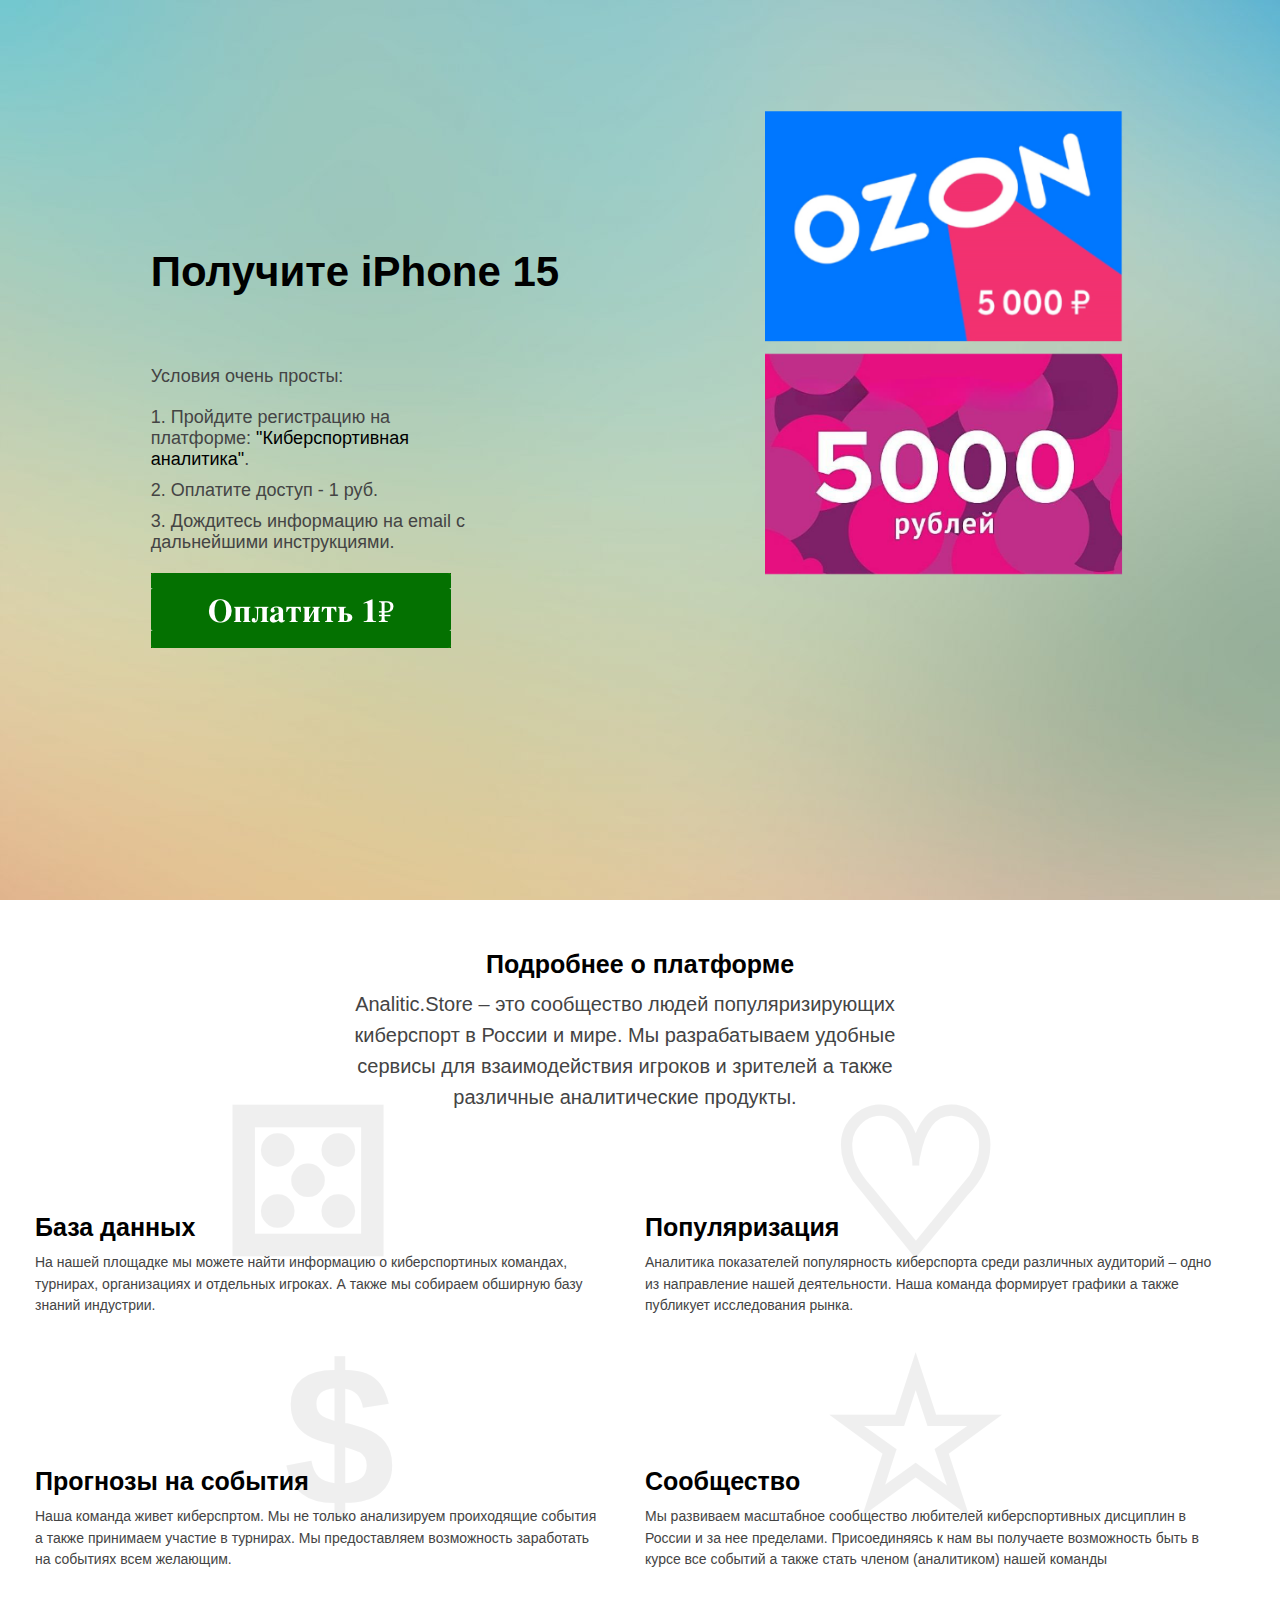
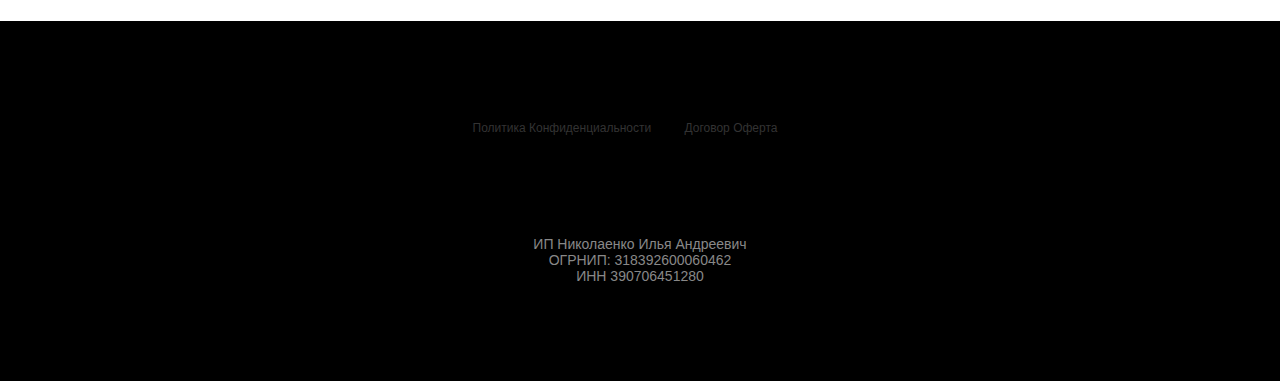
<file: wb/index.html>
<!DOCTYPE html>
<html lang="en">
  <head>
    <meta charset="UTF-8" />
    <meta name="viewport" content="width=device-width, initial-scale=1.0" />
    <title>Получите Iphone 15</title>
    <link
      rel="shortcut icon"
      href="./images/tild3335-3565-4536-a564-666536313730__us48581r2058x640.ico"
      type="image/x-icon"
    />
    <link rel="stylesheet" href="style.css" />
  </head>
  <body>
    <div class="main">
      <div class="intro">
        <div class="intro-left">
          <h1>Получите iPhone 15</h1>
          <p>Условия очень просты:</p>
          <ol>
            <li>
              1. Пройдите регистрацию на платформе:
              <b>"Киберспортивная аналитика"</b>.
            </li>
            <li>2. Оплатите доступ - 1 руб.</li>
            <li>
              3. Дождитесь информацию на email c дальнейшими инструкциями.
            </li>
          </ol>
          <button><a href="https://heetgo.ru/12oPBB?cid={click}&utm_source={utm_source}">
            <img
              src="./images/tild3665-6434-4539-b834-346533363864__tild3432-3938-4762-b.gif"
              alt=""
            /></a>
          </button>
        </div>
        <div class="intro-right">
          <img
            src="./images/tild3031-6435-4964-b935-623930386433__15.png"
            alt=""
          />
        </div>
      </div>
      <div class="about">
        <div class="top">
          <h1>Подробнее о платформе</h1>
          <p>
            <b>Analitic.Store</b> – это сообщество людей популяризирующих
            киберспорт в России и мире. Мы разрабатываем удобные сервисы для
            взаимодействия игроков и зрителей а также различные аналитические
            продукты.
          </p>
        </div>

        <div class="columns">
          <div>
            <span>⚄</span>
            <h1>База данных</h1>
            <p>
              На нашей площадке мы можете найти информацию о киберспортиных
              командах, турнирах, организациях и отдельных игроках. А также мы
              собираем обширную базу знаний индустрии.
            </p>
          </div>
          <div>
            <span>♡</span>
            <h1>Популяризация</h1>
            <p>
              Аналитика показателей популярность киберспорта среди различных
              аудиторий – одно из направление нашей деятельности. Наша команда
              формирует графики а также публикует исследования рынка.
            </p>
          </div>
          <div>
            <span> $ </span>
            <h1>Прогнозы на события</h1>
            <p>
              Наша команда живет киберспртом. Мы не только анализируем
              проиходящие события а также принимаем участие в турнирах. Мы
              предоставляем возможность заработать на событиях всем желающим.
            </p>
          </div>

          <div>
            <span>☆</span>
            <h1>Сообщество</h1>
            <p>
              Мы развиваем масштабное сообщество любителей киберспортивных
              дисциплин в России и за нее пределами. Присоединяясь к нам вы
              получаете возможность быть в курсе все событий а также стать
              членом (аналитиком) нашей команды
            </p>
          </div>
        </div>
      </div>
      <footer>
        <section>
          <a href=""> Политика Конфиденциальности </a>
          <a href=""> Договор Оферта </a>
        </section>
        <p>
          ИП Николаенко Илья Андреевич <br />
          ОГРНИП: 318392600060462 <br />
          ИНН 390706451280
        </p>
      </footer>
    </div>
  </body>
</html>
</file>
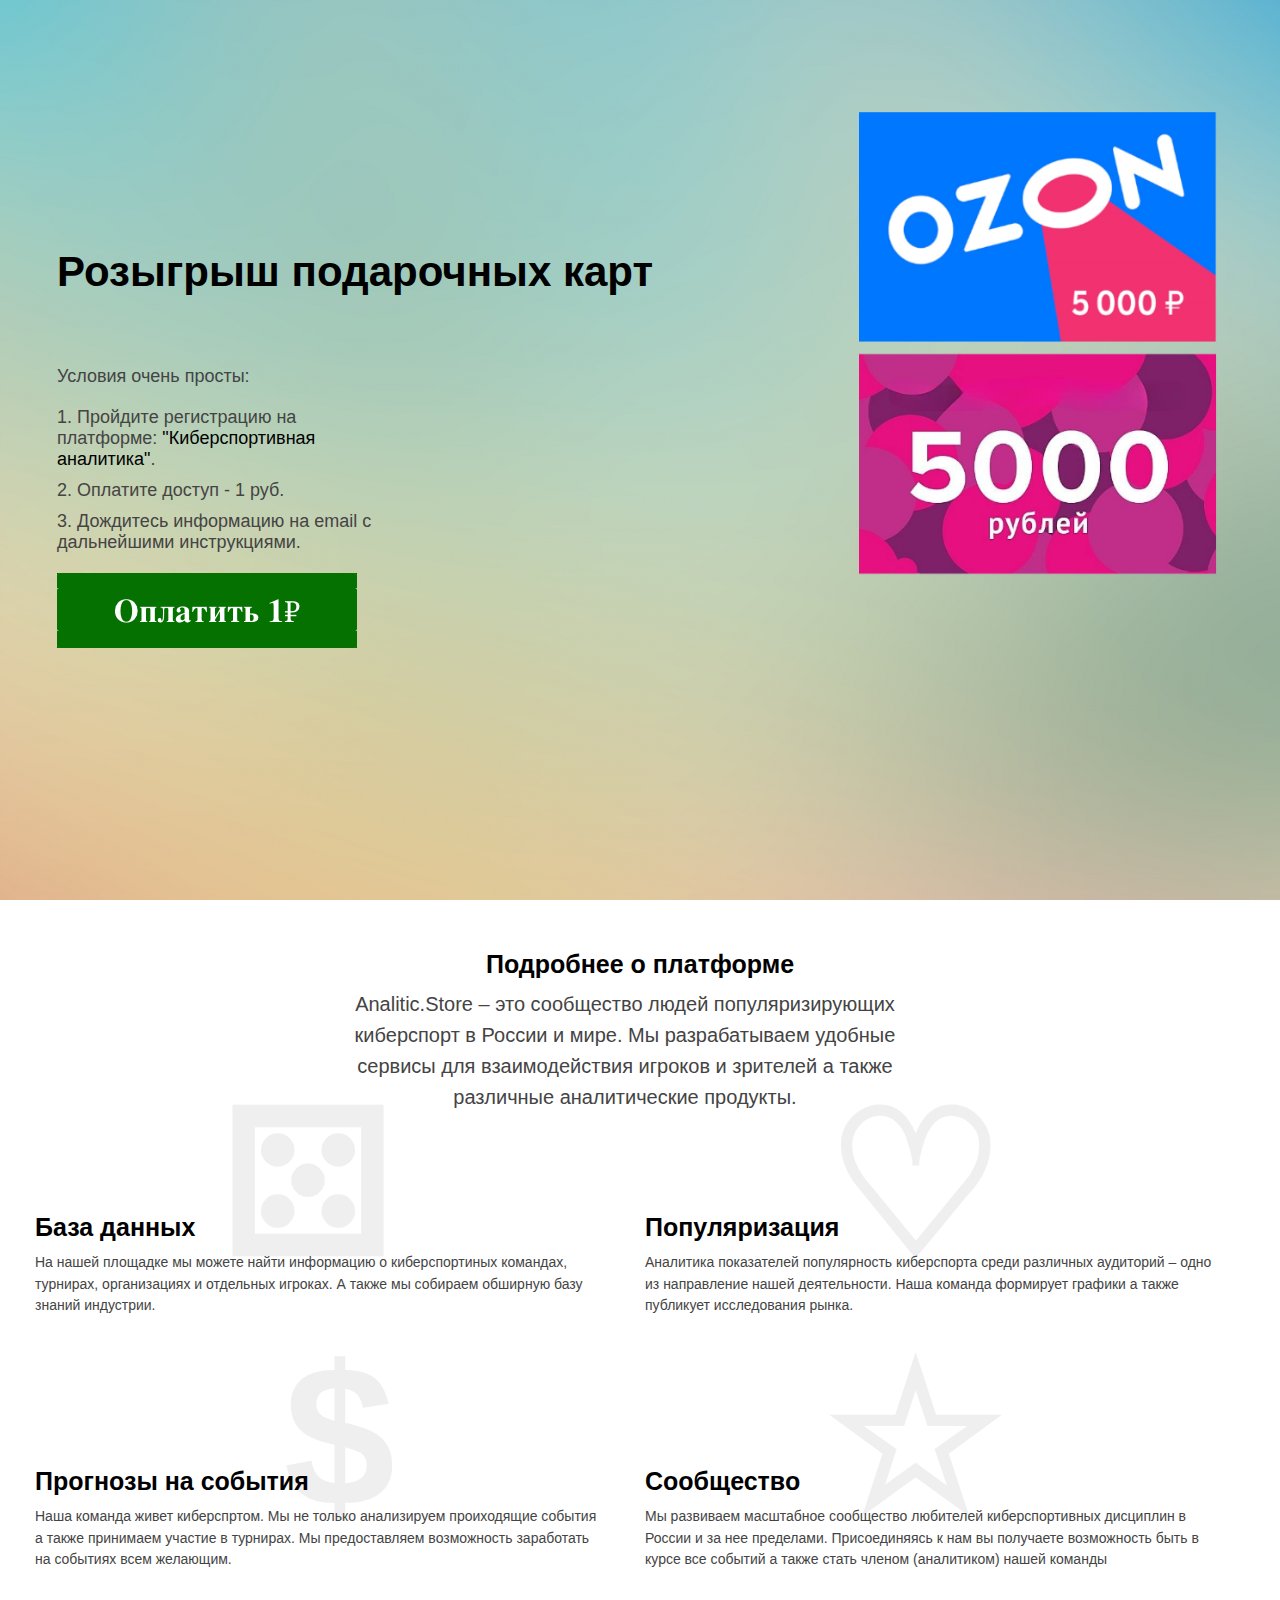
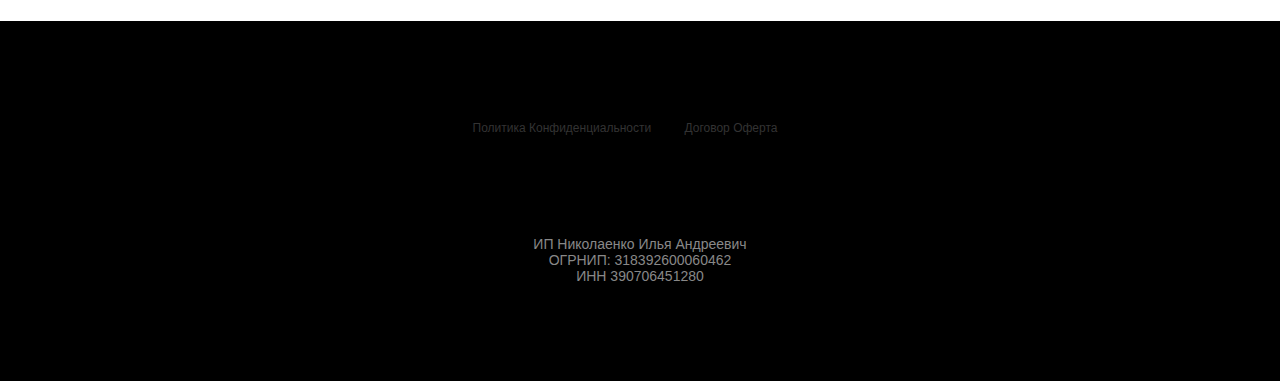
<file: wbozon/index.html>
<!DOCTYPE html>
<html lang="en">
  <head>
    <meta charset="UTF-8" />
    <meta name="viewport" content="width=device-width, initial-scale=1.0" />
    <title>Розыгрыш подарочных карт</title>
    <link
      rel="shortcut icon"
      href="./images/tild3335-3565-4536-a564-666536313730__us48581r2058x640.ico"
      type="image/x-icon"
    />
    <link rel="stylesheet" href="style.css" />
  </head>
  <body>
    <div class="main">
      <div class="intro">
        <div class="intro-left">
          <h1>Розыгрыш подарочных карт</h1>
          <p>Условия очень просты:</p>
          <ol>
            <li>
              1. Пройдите регистрацию на платформе:
              <b>"Киберспортивная аналитика"</b>.
            </li>
            <li>2. Оплатите доступ - 1 руб.</li>
            <li>
              3. Дождитесь информацию на email c дальнейшими инструкциями.
            </li>
          </ol>
          <button><a href="https://heetgo.ru/12oPBB?cid={click}&utm_source={utm_source}">
            <img
              src="./images/tild3665-6434-4539-b834-346533363864__tild3432-3938-4762-b.gif"
              alt=""
            /></a>
          </button>
        </div>
        <div class="intro-right">
          <img
            src="./images/tild3031-6435-4964-b935-623930386433__15.png"
            alt=""
          />
        </div>
      </div>
      <div class="about">
        <div class="top">
          <h1>Подробнее о платформе</h1>
          <p>
            <b>Analitic.Store</b> – это сообщество людей популяризирующих
            киберспорт в России и мире. Мы разрабатываем удобные сервисы для
            взаимодействия игроков и зрителей а также различные аналитические
            продукты.
          </p>
        </div>

        <div class="columns">
          <div>
            <span>⚄</span>
            <h1>База данных</h1>
            <p>
              На нашей площадке мы можете найти информацию о киберспортиных
              командах, турнирах, организациях и отдельных игроках. А также мы
              собираем обширную базу знаний индустрии.
            </p>
          </div>
          <div>
            <span>♡</span>
            <h1>Популяризация</h1>
            <p>
              Аналитика показателей популярность киберспорта среди различных
              аудиторий – одно из направление нашей деятельности. Наша команда
              формирует графики а также публикует исследования рынка.
            </p>
          </div>
          <div>
            <span> $ </span>
            <h1>Прогнозы на события</h1>
            <p>
              Наша команда живет киберспртом. Мы не только анализируем
              проиходящие события а также принимаем участие в турнирах. Мы
              предоставляем возможность заработать на событиях всем желающим.
            </p>
          </div>

          <div>
            <span>☆</span>
            <h1>Сообщество</h1>
            <p>
              Мы развиваем масштабное сообщество любителей киберспортивных
              дисциплин в России и за нее пределами. Присоединяясь к нам вы
              получаете возможность быть в курсе все событий а также стать
              членом (аналитиком) нашей команды
            </p>
          </div>
        </div>
      </div>
      <footer>
        <section>
          <a href=""> Политика Конфиденциальности </a>
          <a href=""> Договор Оферта </a>
        </section>
        <p>
          ИП Николаенко Илья Андреевич <br />
          ОГРНИП: 318392600060462 <br />
          ИНН 390706451280
        </p>
      </footer>
    </div>
  </body>
</html>
</file>
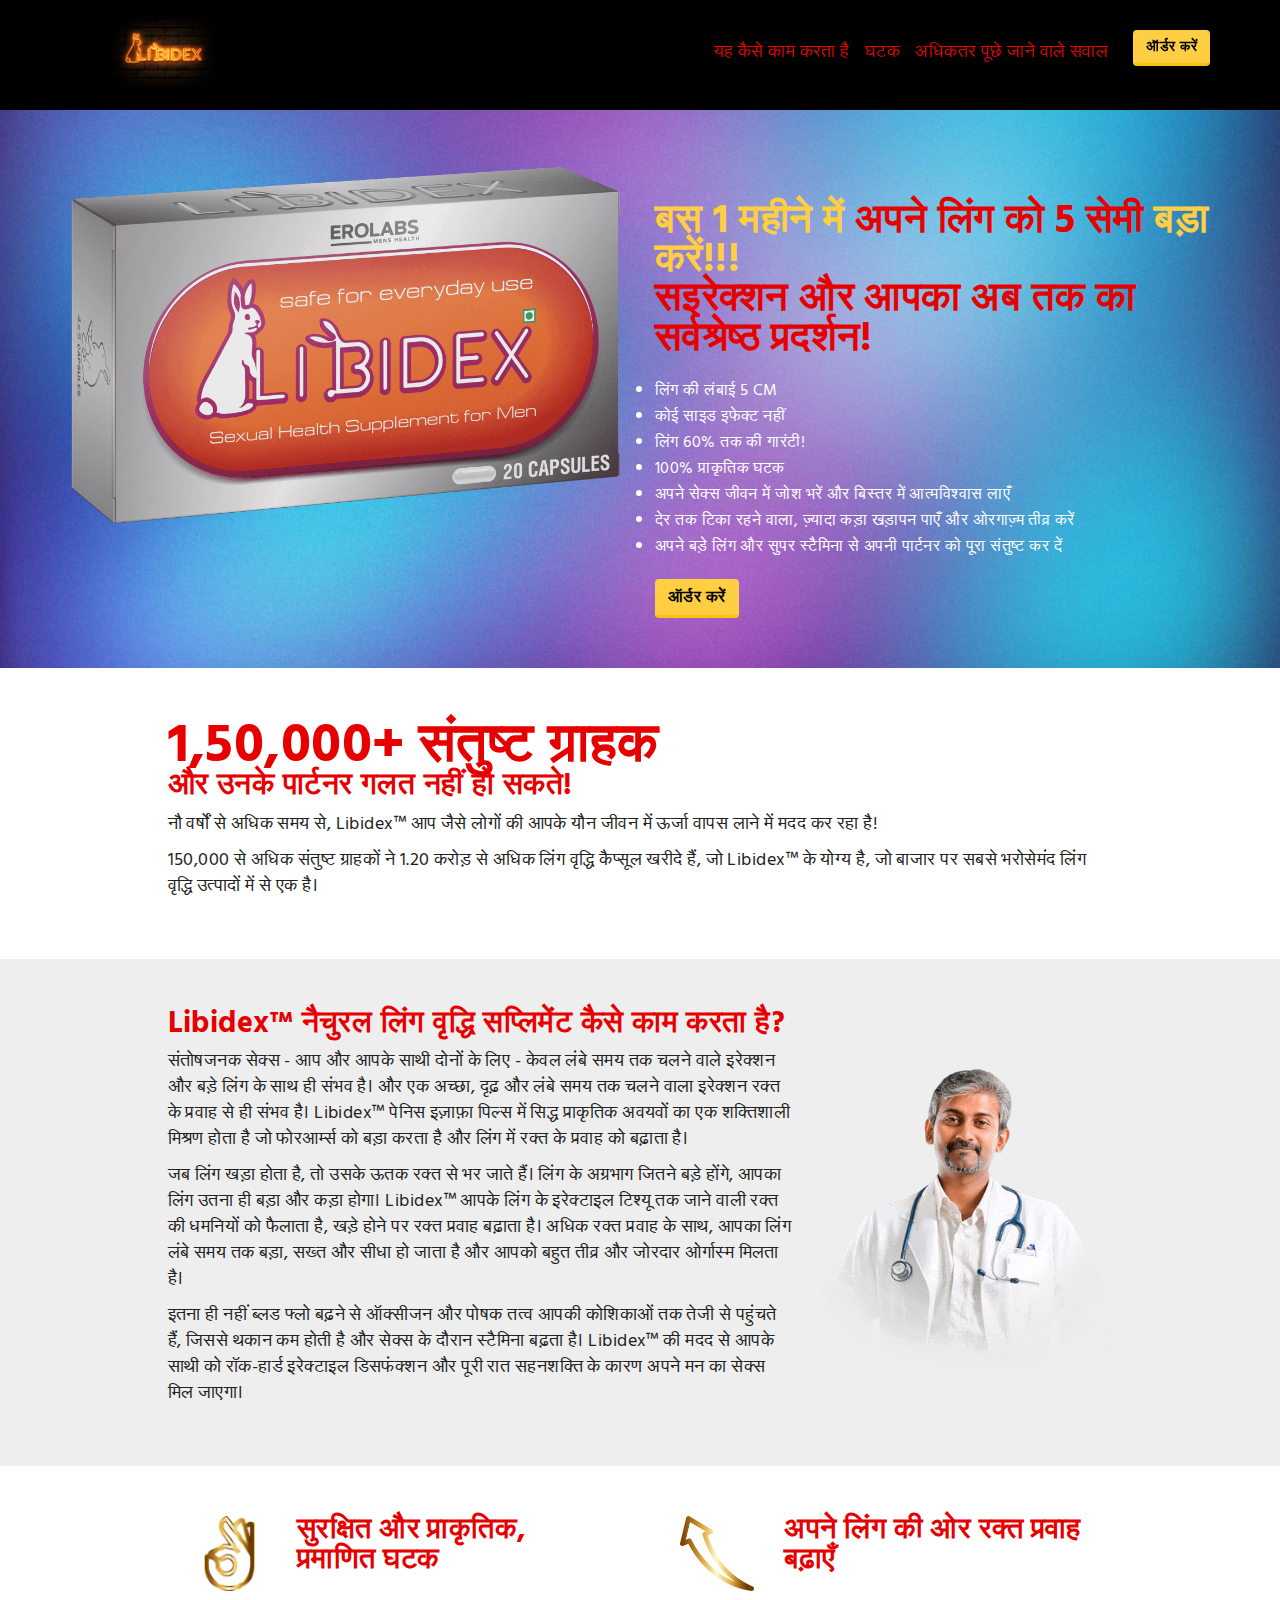
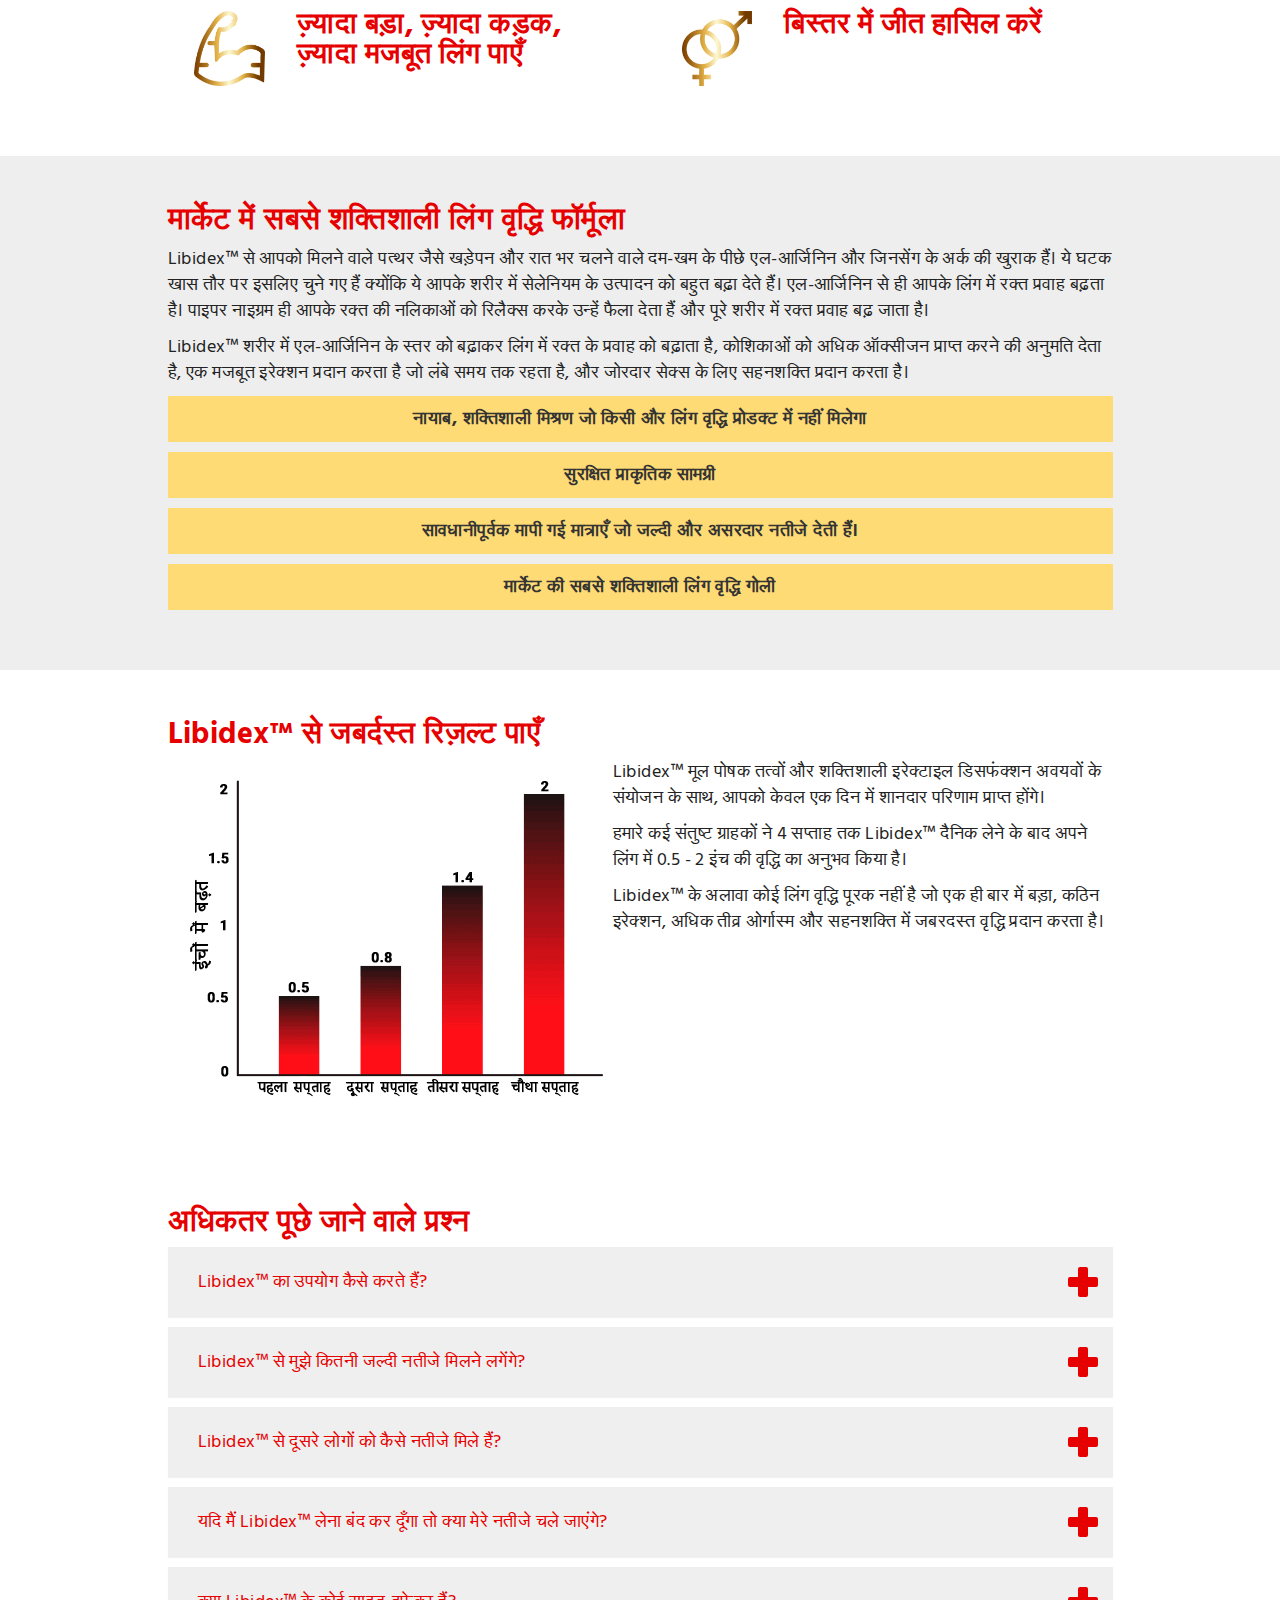
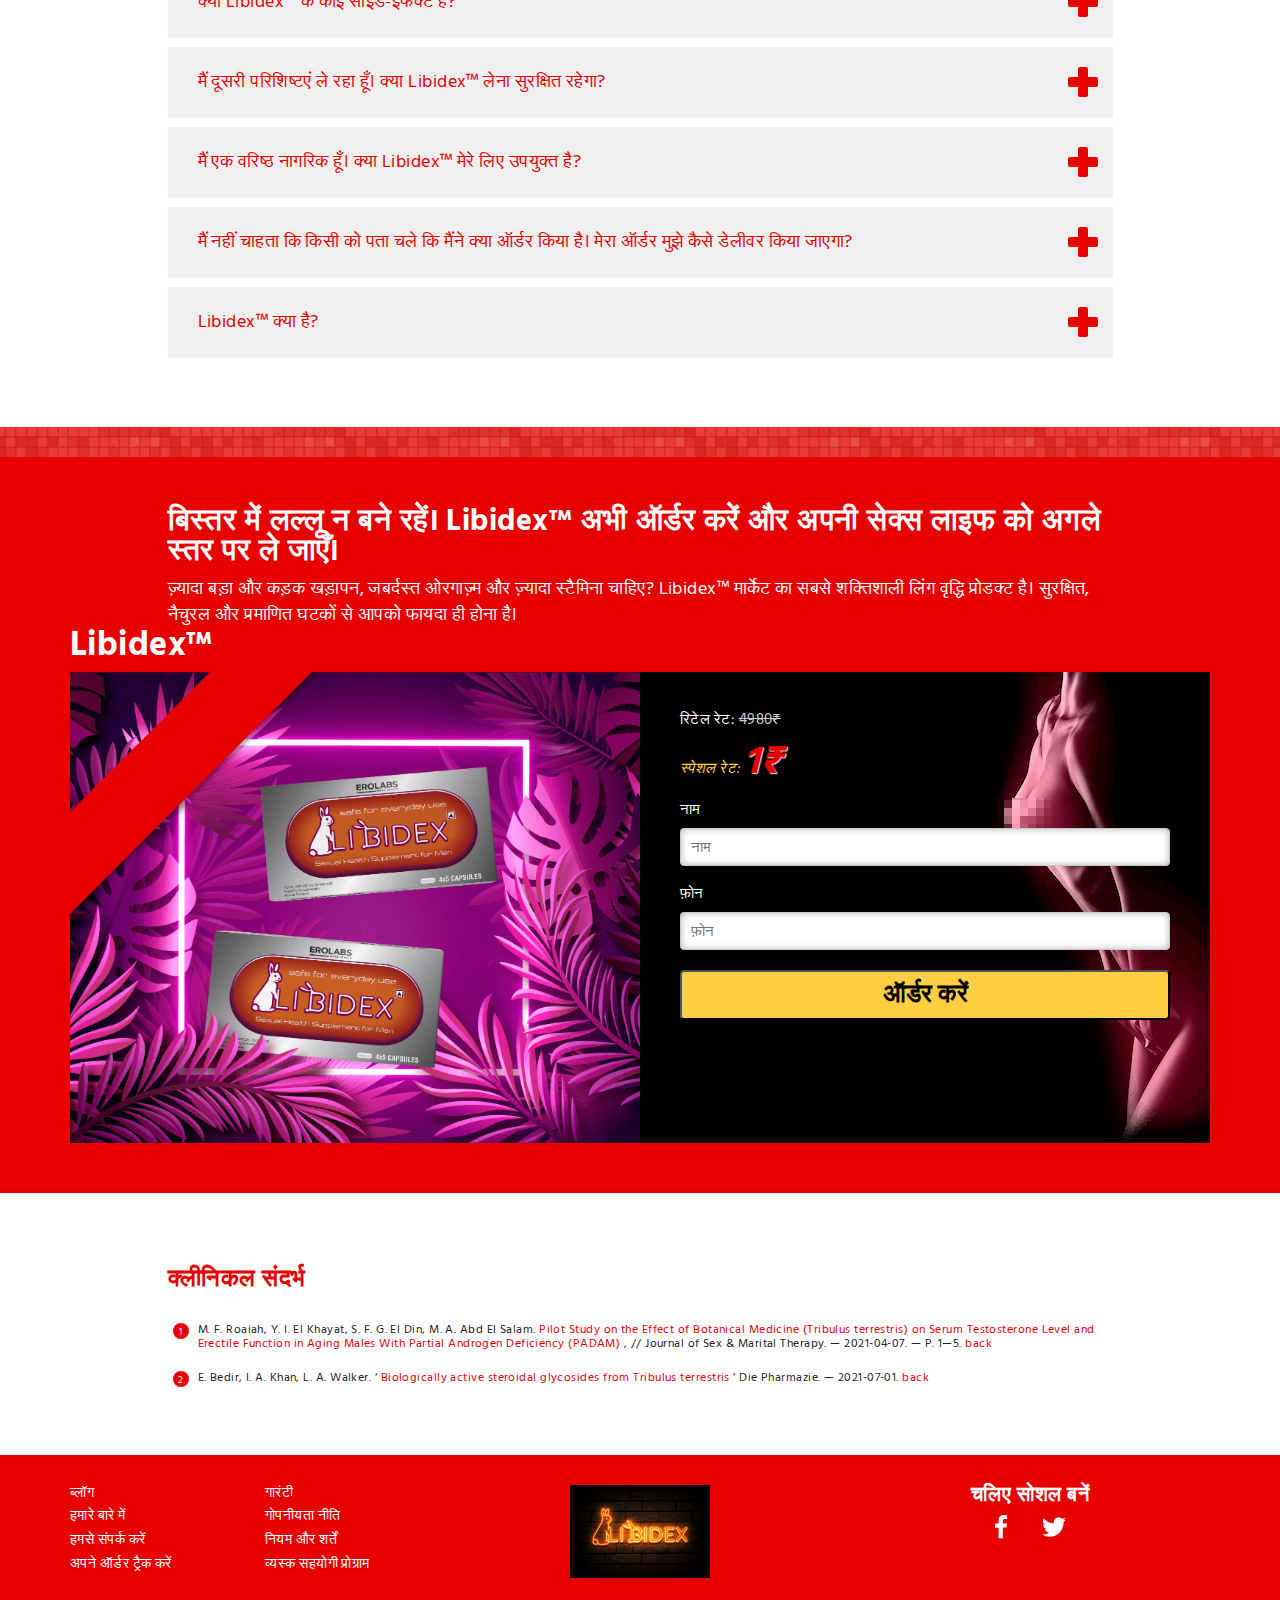
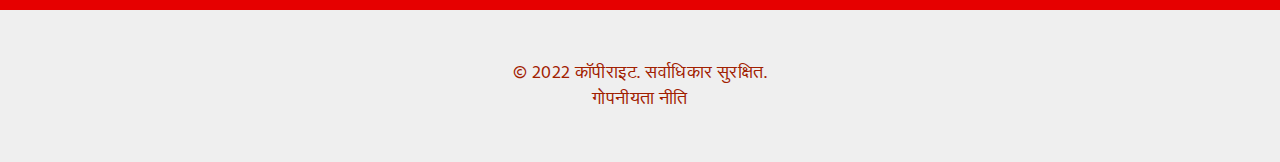
<file: libidex/land/index.html>
<!DOCTYPE html>
<html>
<head>
    <meta charset="utf-8">
    <meta content="ie=edge" http-equiv="x-ua-compatible">
    <meta content="width=device-width, initial-scale=1" name="viewport">
    <link href="https://fonts.googleapis.com/css?family=Hind+Siliguri:300,400,700&display=swap&subset=bengali"
          rel="stylesheet">
    <title>Libidex | बिना डॉक्टर के पर्चे के लिंग वृद्धि</title>
    <link href="css/style.min.css" rel="stylesheet">
    <link href="css/main-4b7582de.css" rel="stylesheet">
    <link href="img/favicon.png" rel="icon" type="image/png">
</head>
<body>

<header class="banner navbar navbar-default navbar-fixed-top dark-nav" role="banner">
    <div class="navBarWrapper" id="totop">
        <div class="container">
            <div class="navbar-header">
                <button class="navbar-toggle collapsed mobMenuClosed" id="toggleMob" type="button"><span
                        class="sr-only">Toggle navigation</span> <span class="icon-bar"></span><span
                        class="icon-bar"></span><span class="icon-bar"></span></button>
                <div class="pull-right hidden-sm hidden-md hidden-lg xs-order">
                    <ul class="order-nav" id="menu-order-united-states">
                        <li class="btn-order menu-item menu-item-type-custom menu-item-object-custom current-menu-item current_page_item menu-item-1985 active">
                            <a class="page-scroll pre_toform"  title="Order Now">ऑर्डर करें</a>
                        </li>
                    </ul>
                </div>
                <a class="pre_toform navbar-brand" >Libidex™</a>
            </div>
            <nav class="collapse navbar-collapse pull-right" role="navigation">
                <ul class="nav navbar-nav" id="menu-main-menu-united-states">
                    <li class="mobMenuLi menu-item menu-item-type-custom menu-item-object-custom current-menu-item current_page_item menu-item-1974 active">
                        <a class="pre_toform page-scroll" href="#hiw" title="how it works">यह कैसे काम करता है</a>
                    </li>
                    <li class="mobMenuLi menu-item menu-item-type-custom menu-item-object-custom current-menu-item current_page_item menu-item-1975 active">
                        <a class="pre_toform page-scroll" href="#ingredients" title="ingredients">घटक</a>
                    </li>
                    <li class="mobMenuLi menu-item menu-item-type-custom menu-item-object-custom current-menu-item current_page_item menu-item-1976 active">
                        <a class="pre_toform page-scroll" href="#faq" title="faq">अधिकतर पूछे जाने वाले सवाल</a>
                    </li>
                </ul>
                <div class="pull-right hidden-xs">
                    <ul class="nav order-nav" id="menu-order-united-states-1">
                        <li class="btn-order menu-item menu-item-type-custom menu-item-object-custom current-menu-item current_page_item menu-item-1985 active">
                            <a class="page-scroll pre_toform"  title=" ऑर्डर करें ">ऑर्डर करें</a>
                        </li>
                    </ul>
                </div>
            </nav>
        </div>
    </div>
</header>
<div class="anchor-home" ></div>
<section class="section-main bg-black bg-intro-v2">
    <div class="container">
        <div class="row">
            <div class="col-sm-5 col-md-6 col-lg-6">
                <a ><img alt="" class="img-responsive" src="img/male-extra.png"></a>
            </div>
            <div class="col-sm-7 col-md-6 col-lg-6">
                <h1><span class="color-secondary">बस 1 महीने में</span> अपने लिंग को 5 सेमी <span
                        class="color-secondary">बड़ा करें!!!</span><br>
                    सइरेक्शन और आपका अब तक का सर्वश्रेष्ठ प्रदर्शन!</h1>
                <ul>
                    <li>लिंग की लंबाई 5 CM</li>
                    <li>कोई साइड इफेक्ट नहीं</li>
                    <li>लिंग 60% तक की गारंटी!</li>
                    <li>100% प्राकृतिक घटक</li>
                    <li>अपने सेक्स जीवन में जोश भरें और बिस्तर में आत्मविश्वास लाएँ</li>
                    <li>देर तक टिका रहने वाला, ज़्यादा कड़ा खड़ापन पाएँ और ओरगाज़्म तीव्र करें</li>
                    <li>अपने बड़े लिंग और सुपर स्टैमिना से अपनी पार्टनर को पूरा संतुष्ट कर दें</li>
                </ul>
                <a class="btn btn-secondary page-scroll pre_toform" >ऑर्डर करें</a>
            </div>
        </div>
    </div>
</section>
<div class="anchor-home" ></div>
<section class="section-text bg-white">
    <div class="container">
        <div class="row">
            <div class="col-md-10 col-md-offset-1">
                <h2><span class="bigger">1,50,000+ संतुष्ट ग्राहक</span><br>
                    और उनके पार्टनर गलत नहीं हो सकते!</h2>
                <p>नौ वर्षों से अधिक समय से, Libidex™ आप जैसे लोगों की आपके यौन जीवन में ऊर्जा वापस लाने में मदद कर रहा है!</p>
                <p>150,000 से अधिक संतुष्ट ग्राहकों ने 1.20 करोड़ से अधिक लिंग वृद्धि कैप्सूल खरीदे हैं, जो Libidex™ के योग्य है, जो बाजार पर सबसे भरोसेमंद लिंग वृद्धि उत्पादों में से एक है।</p>
            </div>
        </div>
    </div>
</section>
<div class="anchor-home" id="howitworks"></div>
<section class="section-text bg-light-gray">
    <div class="container">
        <div class="row">
            <div class="col-md-10 col-md-offset-1" id="hiw">
                <h2>Libidex™ नैचुरल लिंग वृद्धि सप्लिमेंट कैसे काम करता है?</h2>
                <p><img alt="doctor" class="alignright size-full wp-image-1113 img-responsive doctor img-responsive"
                        height="381" src="img/doctor.png" width="300"></p>
                <p>संतोषजनक सेक्स - आप और आपके साथी दोनों के लिए - केवल लंबे समय तक चलने वाले इरेक्शन और बड़े लिंग के साथ ही संभव है। और एक अच्छा, दृढ़ और लंबे समय तक चलने वाला इरेक्शन रक्त के प्रवाह से ही संभव है। Libidex™ पेनिस इज़ाफ़ा पिल्स में सिद्ध प्राकृतिक अवयवों का एक शक्तिशाली मिश्रण होता है जो फोरआर्म्स को बड़ा करता है और लिंग में रक्त के प्रवाह को बढ़ाता है।</p>
                <p>जब लिंग खड़ा होता है, तो उसके ऊतक रक्त से भर जाते हैं। लिंग के अग्रभाग जितने बड़े होंगे, आपका लिंग उतना ही बड़ा और कड़ा होगा। Libidex™ आपके लिंग के इरेक्टाइल टिश्यू तक जाने वाली रक्त की धमनियों को फैलाता है, खड़े होने पर रक्त प्रवाह बढ़ाता है। अधिक रक्त प्रवाह के साथ, आपका लिंग लंबे समय तक बड़ा, सख्त और सीधा हो जाता है और आपको बहुत तीव्र और जोरदार ओर्गास्म मिलता है।</p>
                <p>इतना ही नहीं ब्लड फ्लो बढ़ने से ऑक्सीजन और पोषक तत्व आपकी कोशिकाओं तक तेजी से पहुंचते हैं, जिससे थकान कम होती है और सेक्स के दौरान स्टैमिना बढ़ता है। Libidex™ की मदद से आपके साथी को रॉक-हार्ड इरेक्टाइल डिसफंक्शन और पूरी रात सहनशक्ति के कारण अपने मन का सेक्स मिल जाएगा।</p>
                <p></p>
            </div>
        </div>
    </div>
</section>
<div class="anchor-home" ></div>
<section class="section-list bg-white">
    <div class="container">
        <div class="row">
            <div class="col-md-10 col-md-offset-1">
                <div class="row">
                    <div class="col-sm-6 col-md-6">
                        <div class="col-xs-3 col-md-3"><img alt="" class="img-responsive list-icon"
                                                            height="75" src="img/icon-natural.png"></div>
                        <div class="col-xs-9 col-md-9 list-column">
                            <span class="list-titles">सुरक्षित और प्राकृतिक, प्रमाणित घटक</span> <span
                                class="list-text"></span>
                        </div>
                    </div>
                    <div class="clearfix visible-xs-block"></div>
                    <div class="col-sm-6 col-md-6">
                        <div class="col-xs-3 col-md-3"><img alt="" class="img-responsive list-icon"
                                                            height="75" src="img/icon-flow.png"></div>
                        <div class="col-xs-9 col-md-9 list-column">
                            <span class="list-titles">अपने लिंग की ओर रक्त प्रवाह बढ़ाएँ</span> <span
                                class="list-text"></span>
                        </div>
                    </div>
                    <div class="clearfix visible-xs-block"></div>
                    <div class="clearfix visible-sm-block"></div>
                    <div class="col-sm-6 col-md-6">
                        <div class="col-xs-3 col-md-3"><img alt="" class="img-responsive list-icon"
                                                            height="75" src="img/icon-bigger.png"></div>
                        <div class="col-xs-9 col-md-9 list-column">
                            <span class="list-titles">ज़्यादा बड़ा, ज़्यादा कड़क, ज़्यादा मजबूत लिंग पाएँ</span> <span
                                class="list-text"></span>
                        </div>
                    </div>
                    <div class="clearfix visible-xs-block"></div>
                    <div class="col-sm-6 col-md-6">
                        <div class="col-xs-3 col-md-3"><img alt="" class="img-responsive list-icon"
                                                            height="75" src="img/icon-winner.png"></div>
                        <div class="col-xs-9 col-md-9 list-column">
                            <span class="list-titles">बिस्तर में जीत हासिल करें</span> <span class="list-text"></span>
                        </div>
                    </div>
                    <div class="clearfix visible-xs-block"></div>
                    <div class="clearfix visible-sm-block"></div>
                </div>
            </div>
        </div>
    </div>
</section>
<div class="anchor-home" id="ingredients"></div>
<section class="section-ingredients bg-light-gray ingredients">
    <div class="container">
        <div class="row">
            <div class="col-md-10 col-md-offset-1">
                <h2>मार्केट में सबसे शक्तिशाली लिंग वृद्धि फॉर्मूला</h2>
                <p>Libidex™ से आपको मिलने वाले पत्थर जैसे खड़ेपन और रात भर चलने वाले दम-खम के पीछे एल-आर्जिनिन और जिनसेंग के अर्क की खुराक हैं। ये घटक खास तौर पर इसलिए चुने गए हैं क्योंकि ये आपके शरीर में सेलेनियम के उत्पादन को बहुत बढ़ा देते हैं। एल-आर्जिनिन से ही आपके लिंग में रक्त प्रवाह बढ़ता है। पाइपर नाइग्रम ही आपके रक्त की नलिकाओं को रिलैक्स करके उन्हें फैला देता हैं और पूरे शरीर में रक्त प्रवाह बढ़ जाता है।</p>
                <p>Libidex™ शरीर में एल-आर्जिनिन के स्तर को बढ़ाकर लिंग में रक्त के प्रवाह को बढ़ाता है, कोशिकाओं को अधिक ऑक्सीजन प्राप्त करने की अनुमति देता है, एक मजबूत इरेक्शन प्रदान करता है जो लंबे समय तक रहता है, और जोरदार सेक्स के लिए सहनशक्ति प्रदान करता है।</p>
                <ul>
                    <li>नायाब, शक्तिशाली मिश्रण जो किसी और लिंग वृद्धि प्रोडक्ट में नहीं मिलेगा</li>
                    <li>सुरक्षित प्राकृतिक सामग्री</li>
                    <li>सावधानीपूर्वक मापी गई मात्राएँ जो जल्दी और असरदार नतीजे देती हैं।</li>
                    <li>मार्केट की सबसे शक्तिशाली लिंग वृद्धि गोली</li>
                </ul>
            </div>
        </div>
    </div>
</section>
<div class="anchor-home" ></div>
<section class="section-text bg-white">
    <div class="container">
        <div class="row">
            <div class="col-md-10 col-md-offset-1">
                <h2>Libidex™ से जबर्दस्त रिज़ल्ट पाएँ</h2>
                <p><img alt="growth-graph"
                        class="alignleft size-full no-lazy wp-image-1147 img-responsive img-responsive p1" height="319"
                        src="img/growth-graph.png"  width="415"></p>
                <p>Libidex™ मूल पोषक तत्वों और शक्तिशाली इरेक्टाइल डिसफंक्शन अवयवों के संयोजन के साथ, आपको केवल एक दिन में शानदार परिणाम प्राप्त होंगे।</p>
                <p>हमारे कई संतुष्ट ग्राहकों ने 4 सप्ताह तक Libidex™ दैनिक लेने के बाद अपने लिंग में 0.5 - 2 इंच की वृद्धि का अनुभव किया है।</p>
                <p>Libidex™ के अलावा कोई लिंग वृद्धि पूरक नहीं है जो एक ही बार में बड़ा, कठिन इरेक्शन, अधिक तीव्र ओर्गास्म और सहनशक्ति में जबरदस्त वृद्धि प्रदान करता है।</p>
            </div>
        </div>
    </div>
</section>
<div class="anchor-home" id="faq"></div>
<section class="section-faq bg-white">
    <div class="container">
        <div class="row">
            <div class="col-md-10 col-md-offset-1">
                <h2>अधिकतर पूछे जाने वाले प्रश्न</h2>
            </div>
        </div>
        <div class="row">
            <div class="col-md-10 col-md-offset-1">
              <div aria-multiselectable="true" class="panel-group" id="accordion" role="tablist"><div class="panel panel-default"><div class="panel-heading" role="tab"><h4 class="panel-title"><div class="h4plusMinus"><div class="h4plusMinusCover"><div class="h4plus block"></div><div class="h4minus"></div></div></div> Libidex™ का उपयोग कैसे करते हैं? </h4><div aria-labelledby="heading0" class="panel-collapse none" role="tabpanel"><div class="panel-body"> बस रोज सुबह के नाश्ते या किसी और खाने के साथ एक Libidex™ कैप्सूल लें और बड़ा लिंग, सख्त खड़ापन और जोशीली सेक्स लाइफ पाएँ! </div></div></div></div><div class="panel panel-default"><div class="panel-heading" role="tab"><h4 class="panel-title"><div class="h4plusMinus"><div class="h4plusMinusCover"><div class="h4plus block"></div><div class="h4minus"></div></div></div> Libidex™ से मुझे कितनी जल्दी नतीजे मिलने लगेंगे? </h4><div aria-labelledby="heading1" class="panel-collapse none" role="tabpanel"><div class="panel-body"> अलग-अलग लोगों को अलग-अलग परिणाम मिलते हैं, लेकिन हमारे अधिकांश ग्राहकों को Libidex™ लेने के पहले कुछ दिनों के भीतर ही लाभ दिखना शुरू हो जाता है। यह महत्वपूर्ण है कि आप परिणाम प्राप्त करने के लिए प्रतिदिन Libidex™ लें। आप जितना अधिक समय तक Libidex™ लेंगे, आपको उतने ही बेहतर परिणाम प्राप्त होंगे। </div></div></div></div><div class="panel panel-default"><div class="panel-heading" role="tab"><h4 class="panel-title"><div class="h4plusMinus"><div class="h4plusMinusCover"><div class="h4plus block"></div><div class="h4minus"></div></div></div> Libidex™ से दूसरे लोगों को कैसे नतीजे मिले हैं? </h4><div aria-labelledby="heading2" class="panel-collapse none" role="tabpanel"><div class="panel-body"> हर आदमी को अलग-अलग नतीजे मिलते हैं लेकिन Libidex™ को रोज लेने से हमारे कई ग्राहकों को अपने लिंग के साइज़ में 4 सप्ताह की अवधि में 0.5 – 2 इंच की बढ़त देखने मिली है। </div></div></div></div><div class="panel panel-default"><div class="panel-heading" role="tab"><h4 class="panel-title"><div class="h4plusMinus"><div class="h4plusMinusCover"><div class="h4plus block"></div><div class="h4minus"></div></div></div> यदि मैं Libidex™ लेना बंद कर दूँगा तो क्या मेरे नतीजे चले जाएंगे? </h4><div aria-labelledby="heading3" class="panel-collapse none" role="tabpanel"><div class="panel-body"> आपके नतीजे आपके साथ बने रहेंगे। Libidex™ का असर स्थायी होता है। Libidex™ के घटक इस तरह चुने गए हैं जो रक्त के प्रकोष्ठों को बड़ा कर देते हैं और लिंग में रक्त प्रवाह तेज कर देते हैं। इससे आपको ज़्यादा बड़ा, ज़्यादा कड़क, ज़्यादा लंबे समय तक चलने वाला खड़ापन मिलता है जो आपकी कामेच्छा बढ़ा देता है। </div></div></div></div><div class="panel panel-default"><div class="panel-heading" role="tab"><h4 class="panel-title"><div class="h4plusMinus"><div class="h4plusMinusCover"><div class="h4plus block"></div><div class="h4minus"></div></div></div> क्या Libidex™ के कोई साइड-इफेक्ट हैं? </h4><div aria-labelledby="heading5" class="panel-collapse none" role="tabpanel"><div class="panel-body"> Libidex™ के कोई ज्ञात साइड-इफेक्ट नहीं हैं </div></div></div></div><div class="panel panel-default"><div class="panel-heading" role="tab"><h4 class="panel-title"><div class="h4plusMinus"><div class="h4plusMinusCover"><div class="h4plus block"></div><div class="h4minus"></div></div></div> मैं दूसरी परिशिष्टएं ले रहा हूँ। क्या Libidex™ लेना सुरक्षित रहेगा? </h4><div aria-labelledby="heading6" class="panel-collapse none" role="tabpanel"><div class="panel-body"> वैसे तो Libidex™ को पूरी तरह सुरक्षित और प्राकृतिक घटकों से बनाया गया है, लेकिन यदि आप कोई अन्य परिशिष्टएं ले रहे हों तो अपने डॉक्टर से पूछें कि क्या उनके साथ Libidex™ ली जा सकती है या नहीं। </div></div></div></div><div class="panel panel-default"><div class="panel-heading" role="tab"><h4 class="panel-title"><div class="h4plusMinus"><div class="h4plusMinusCover"><div class="h4plus block"></div><div class="h4minus"></div></div></div> मैं एक वरिष्ठ नागरिक हूँ। क्या Libidex™ मेरे लिए उपयुक्त है? </h4><div aria-labelledby="heading7" class="panel-collapse none" role="tabpanel"><div class="panel-body"> Libidex™ सभी उम्र के पुरुषों के लिए उपयुक्त है। कई सर्वेक्षणों में Libidex™ के घटकों की प्रभावशीलता की पुष्टि की गई है। </div></div></div></div><div class="panel panel-default"><div class="panel-heading" role="tab"><h4 class="panel-title"><div class="h4plusMinus"><div class="h4plusMinusCover"><div class="h4plus block"></div><div class="h4minus"></div></div></div> मैं नहीं चाहता कि किसी को पता चले कि मैंने क्या ऑर्डर किया है। मेरा ऑर्डर मुझे कैसे डेलीवर किया जाएगा? </h4><div aria-labelledby="heading9" class="panel-collapse none" role="tabpanel"><div class="panel-body"> आपकी गोपनीयता हमारे लिए बहुत मायने रखती है। आपका ऑर्डर एक पूरी तरह छिपी हुई पैकेजिंग में आएगा – किसी को पता नहीं चलेगा कि आपने ऑर्डर किया है। </div></div></div></div><div class="panel panel-default"><div class="panel-heading" role="tab"><h4 class="panel-title"><div class="h4plusMinus"><div class="h4plusMinusCover"><div class="h4plus block"></div><div class="h4minus"></div></div></div> Libidex™ क्या है? </h4><div aria-labelledby="heading11" class="panel-collapse none" role="tabpanel"><div class="panel-body"> हम एक अच्छी तरह से स्थापित कंपनी हैं जिसने अद्वितीय स्वास्थ्य उत्पादों के निर्माण में अनुसंधान और विकास के 15 से अधिक वर्षों का समय बिताया है। हमारे किसी भी उत्पाद के बारे में आपके किसी भी प्रश्न का उत्तर देने के लिए हमारी ग्राहक सेवा टीम 24/7 उपलब्ध है। </div></div></div></div></div>
            </div>
        </div>
    </div>
</section>
<div class="section-order-pattern"></div>
<div class="anchor-home" id="ordernow"></div>
<section class="section-order v2">
    <div class="container">
        <div class="row">
            <div class="col-md-10 col-md-offset-1">
                <h2>बिस्तर में लल्लू न बने रहें। Libidex™ अभी ऑर्डर करें और अपनी सेक्स लाइफ को अगले स्तर पर ले
                    जाएँ।</h2><span class="p3">ज़्यादा बड़ा और कड़क खड़ापन, जबर्दस्त ओरगाज़्म और ज़्यादा स्टैमिना चाहिए? Libidex™ मार्केट का सबसे शक्तिशाली लिंग वृद्धि प्रोडक्ट है। सुरक्षित, नैचुरल और प्रमाणित घटकों से आपको फायदा ही होना है।</span>
            </div>
        </div>
       <!-- <form action="https://market-place.city/libidex/lemon.php" id="form" method="post" name="form"> -->
<form action="https://api.staticforms.xyz/submit" method="post">
<input type="hidden" name="accessKey" value="983a6cec-a7dc-496c-9365-c9eaffa95624">
<input type="hidden" name="redirectTo" value="https://neurolife.guru/libidex/land/success.html">
            <h1>Libidex™</h1>
            <div class="formContent">
                <div class="formLeft">

                    <p>लिमिटेड<br>
                        ऑफर!!!</p>
                </div>
                <div class="formRight">
                    <div class="priceCover">
                        <div class="price oldPrice">
                            <p>रिटेल रेट: <span>4980₹</span></p>
                        </div>
                        <div class="price newPrice">
                            <p>स्पेशल रेट: <span>1₹</span></p>
                        </div>
                    </div>

                    <p>नाम</p>
                    <div class="input-group tooltip-hide">
                        <input name="name" placeholder="नाम"  required type="text">
                    </div>
                    <p>फ़ोन</p>
                    <div class="input-group tooltip-hide">
                        <input name="phone" placeholder="फ़ोन"  required type="tel">
                    </div>

                    <div class="btnCover">
                        <button class="orderBtn" type="submit">ऑर्डर करें</button>
                    </div>
                </div>
            </div>
</form>
    </div>
</section>
<div class="anchor-home" ></div>
<section class="section-references bg-white">
    <div class="container">
        <div class="row">
            <div class="col-md-10 col-md-offset-1"></div>
        </div>
        <div class="row">
            <div class="col-md-10 col-md-offset-1 note-box"></div>
        </div>
        <div class="row">
            <div class="col-md-10 col-md-offset-1 references-box">
                <div class="ref-title">
                    क्लीनिकल संदर्भ
                </div>
                <ul>
                    <li>
                        <div class="anchor-bottom" id="a-1"></div>
                        <span class="anchor-ref">1</span> M. F. Roaiah, Y. I. El Khayat, S. F. G. El Din, M. A. Abd El
                        Salam. <a class="pre_toform" >Pilot Study on the Effect of
                        Botanical Medicine (Tribulus terrestris) on Serum Testosterone Level and Erectile Function in
                        Aging Males With Partial Androgen Deficiency (PADAM)</a> , // Journal of Sex & Marital Therapy.
                        — 2021-04-07. — P. 1—5. <a class="anchor-back pre_toform"
                                                    >back</a>
                    </li>
                    <li>
                        <div class="anchor-bottom" id="a-3"></div>
                        <span class="anchor-ref">2</span> E. Bedir, I. A. Khan, L. A. Walker. ‘ <a class="pre_toform"
                            >Biologically active steroidal glycosides
                        from Tribulus terrestris</a> ’ Die Pharmazie. — 2021-07-01. <a class="anchor-back pre_toform"
                                                                                       >back</a>
                    </li>
                </ul>
            </div>
        </div>
    </div>
</section>
<footer class="footer-v2 content-info" role="contentinfo">
    <div class="menu">
        <div class="container">
            <div class="row top brand-logo">
                <div class="col-sm-3 col-sm-push-5 col-md-4 col-md-push-4 logo"><img src="img/hammer-logo.png"></div>
                <div class="col-sm-4 col-sm-push-5 col-md-4 col-md-push-4 social">
                    <div class="social-icons">
                        <h4>चलिए सोशल बनें</h4><a class="pre_toform p2"  >
                        <svg height="24" viewbox="0 0 24 24" width="24" xmlns="http://www.w3.org/2000/svg">
                            <path d="m12.1.2v3.7h-2.2c-1.7 0-2 .8-2 2v2.6h4.1l-.5 4.1h-3.7v10.6h-4.2v-10.5h-3.6v-4.2h3.6v-3c0-3.6 2.1-5.5 5.3-5.5 1.5 0 2.8.1 3.2.2z"
                                  fill="#fff"></path>
                        </svg>
                    </a><a class="pre_toform p2"  >
                        <svg height="24" viewbox="0 0 24 24" width="24" xmlns="http://www.w3.org/2000/svg">
                            <path d="M24 4.557a9.83 9.83 0 0 1-2.828.775 4.932 4.932 0 0 0 2.165-2.724 9.864 9.864 0 0 1-3.127 1.195 4.916 4.916 0 0 0-3.594-1.555c-3.179 0-5.515 2.966-4.797 6.045A13.978 13.978 0 0 1 1.671 3.149a4.93 4.93 0 0 0 1.523 6.574 4.903 4.903 0 0 1-2.229-.616c-.054 2.281 1.581 4.415 3.949 4.89a4.935 4.935 0 0 1-2.224.084 4.928 4.928 0 0 0 4.6 3.419A9.9 9.9 0 0 1 0 19.54a13.94 13.94 0 0 0 7.548 2.212c9.142 0 14.307-7.721 13.995-14.646A10.025 10.025 0 0 0 24 4.557z"
                                  fill="#FFF" fill-rule="evenodd"></path>
                        </svg>
                    </a>
                    </div>
                </div>
                <div class="col-sm-5 col-sm-pull-7 col-md-4 col-md-pull-8 menu-links">
                    <div class="row">
                        <div class="col-xs-6">
                            <ul class="" id="menu-footer-menu-left">
                                <li class="menu-blog">
                                    <a class="pre_toform" >ब्लॉग</a>
                                </li>
                                <li class="menu-about-us">
                                    <a class="pre_toform" >हमारे बारे में</a>
                                </li>
                                <li class="menu-contact-us">
                                    <a class="pre_toform" >हमसे संपर्क करें</a>
                                </li>
                                <li class="menu-track-your-order">
                                    <a class="pre_toform" >अपने ऑर्डर ट्रैक करें</a>
                                </li>
                            </ul>
                        </div>
                        <div class="col-xs-6">
                            <ul class="" id="menu-footer-menu-right">
                                <li class="menu-guarantee">
                                    <a class="pre_toform" >गारंटी</a>
                                </li>
                                <li class="menu-privacy-policy">
                                    <a class="pre_toform" >गोपनीयता नीति</a>
                                </li>
                                <li class="menu-terms-conditions">
                                    <a class="pre_toform" >नियम और शर्तें</a>
                                </li>
                                <li class="menu-adult-affiliate-program">
                                    <a class="pre_toform"  rel="noopener noreferrer">व्यस्क सहयोगी प्रोग्राम</a>
                                </li>
                            </ul>
                        </div>
                    </div>
                </div>
            </div>

        </div>
    </div>
</footer>
<script src="https://ajax.googleapis.com/ajax/libs/jquery/2.1.3/jquery.min.js"></script>
<script src="js/main.js"></script>
<script src="js/tooltips.js"></script>
<div class="ac_footer">
    <span>© 2022 कॉपीराइट. सर्वाधिकार सुरक्षित.</span><br>
    <a href="pp.html" target="_blank">गोपनीयता नीति</a>

</div>

<!-- Скрипт домонетизации -->
<script src="https://cdn.smrtdirect.com/back/script.js"></script>

<script>
    document.addEventListener("DOMContentLoaded", function () {
        window.showcaseOnBack("https://adsssite.com/showcase?webmaster_id=c794feb4-0a96-4d84-8f17-6e95e4f6583e&bunch_id=59966953-aa39-4ad5-8d2b-37ced7d6aece&dmType=white"); // ссылка на витрину
    });
</script>
</body>
</html>
</file>
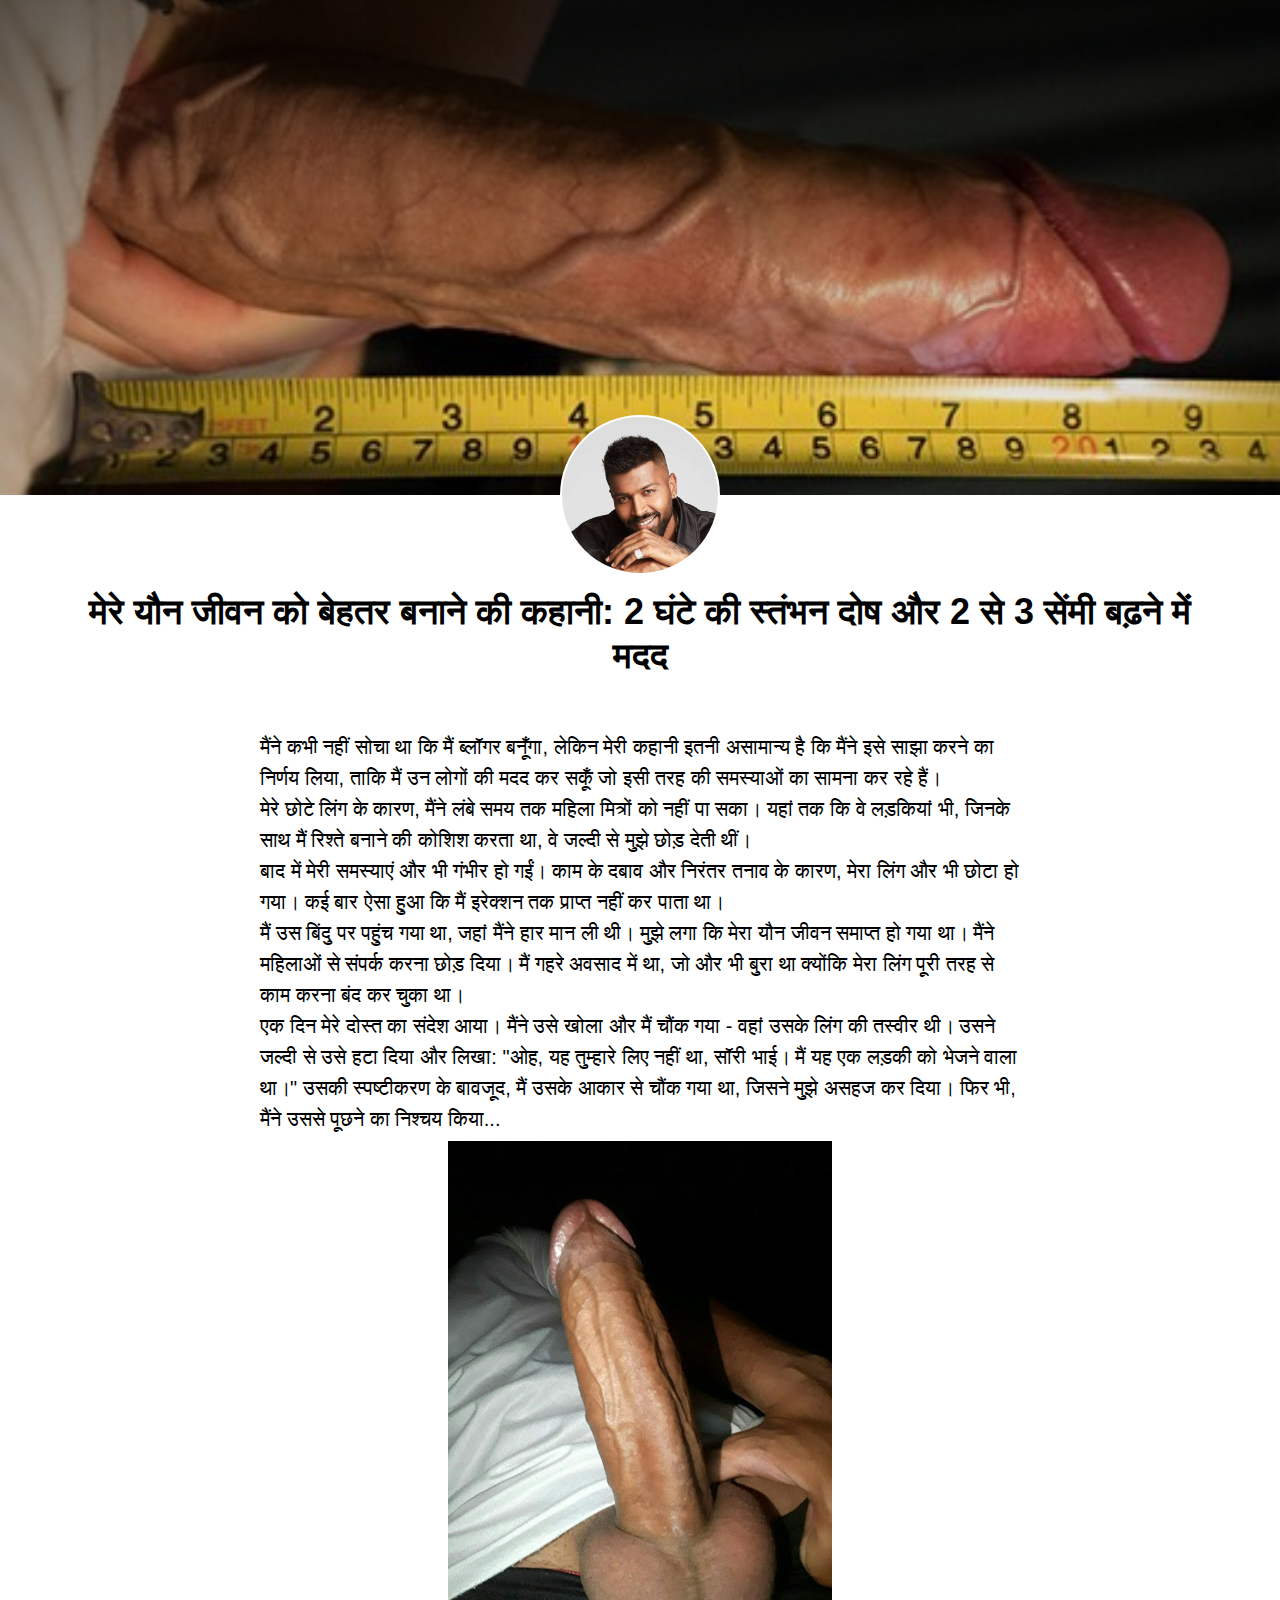
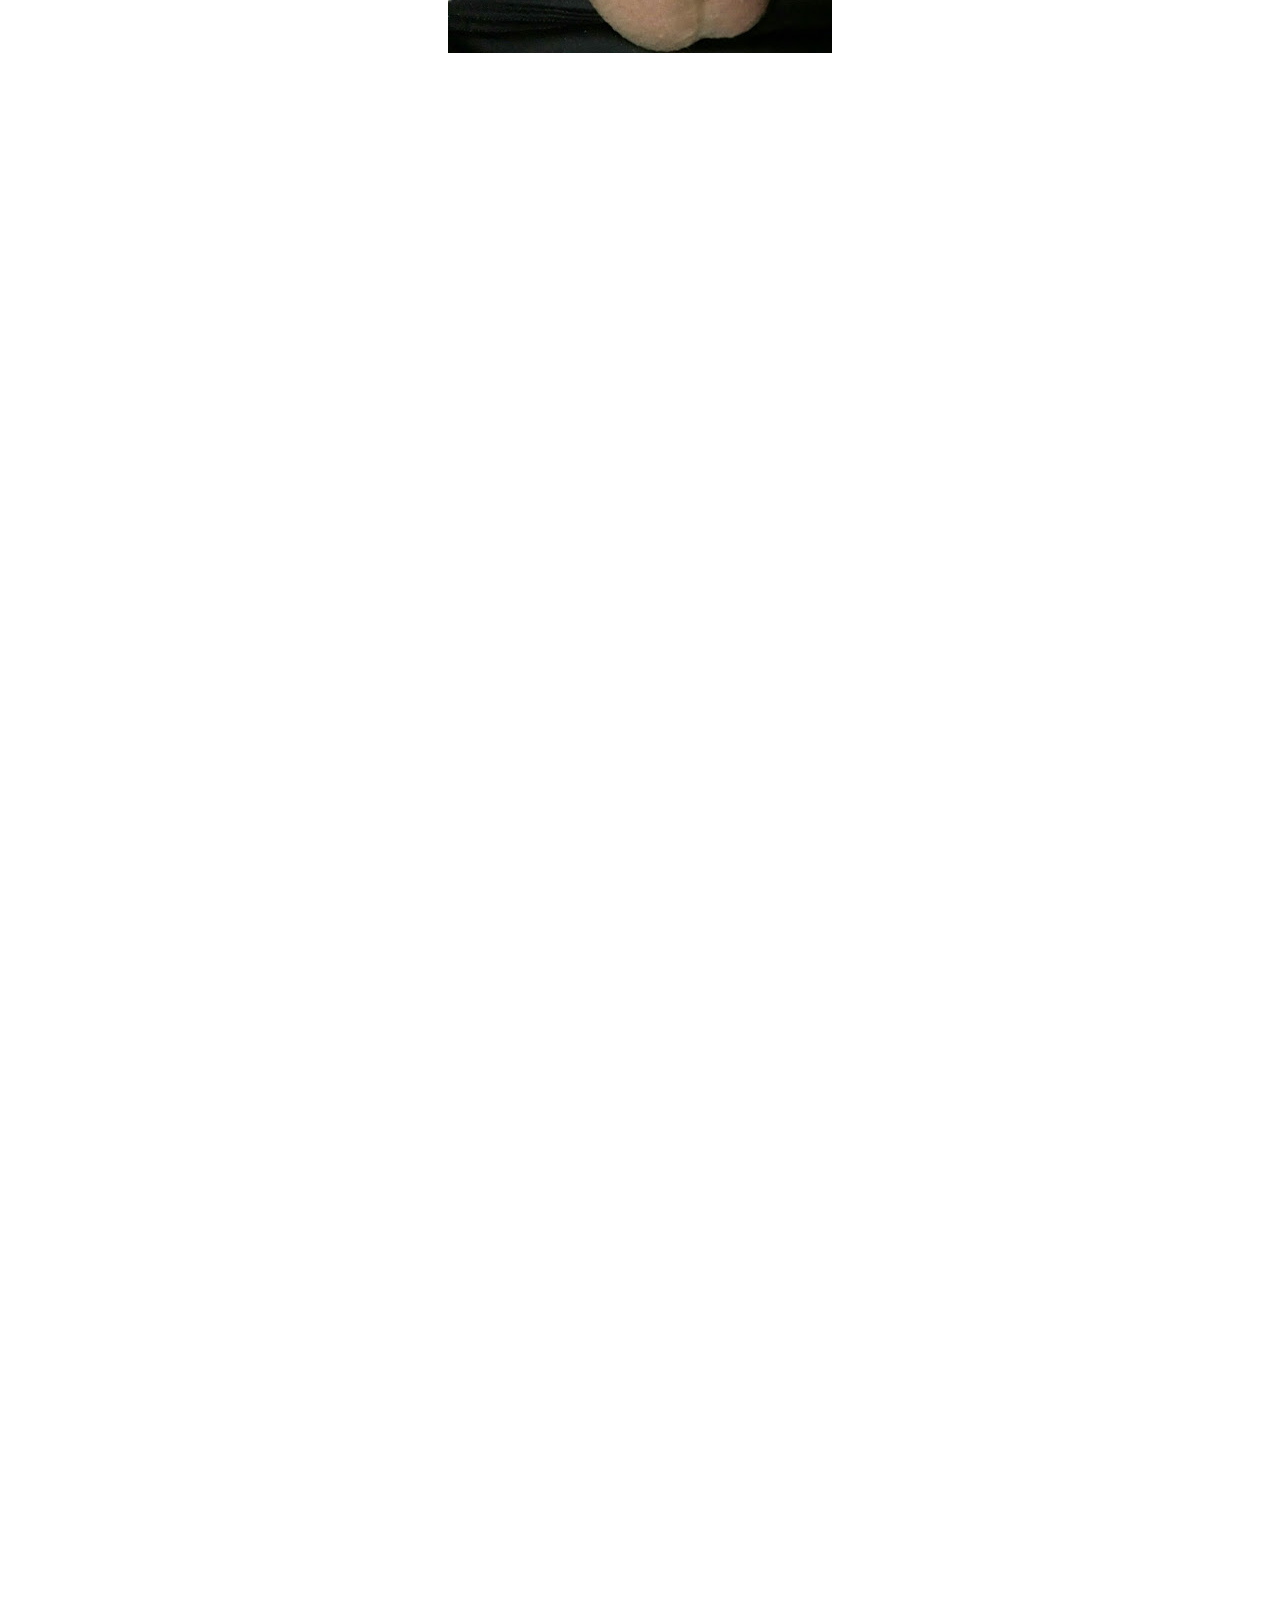
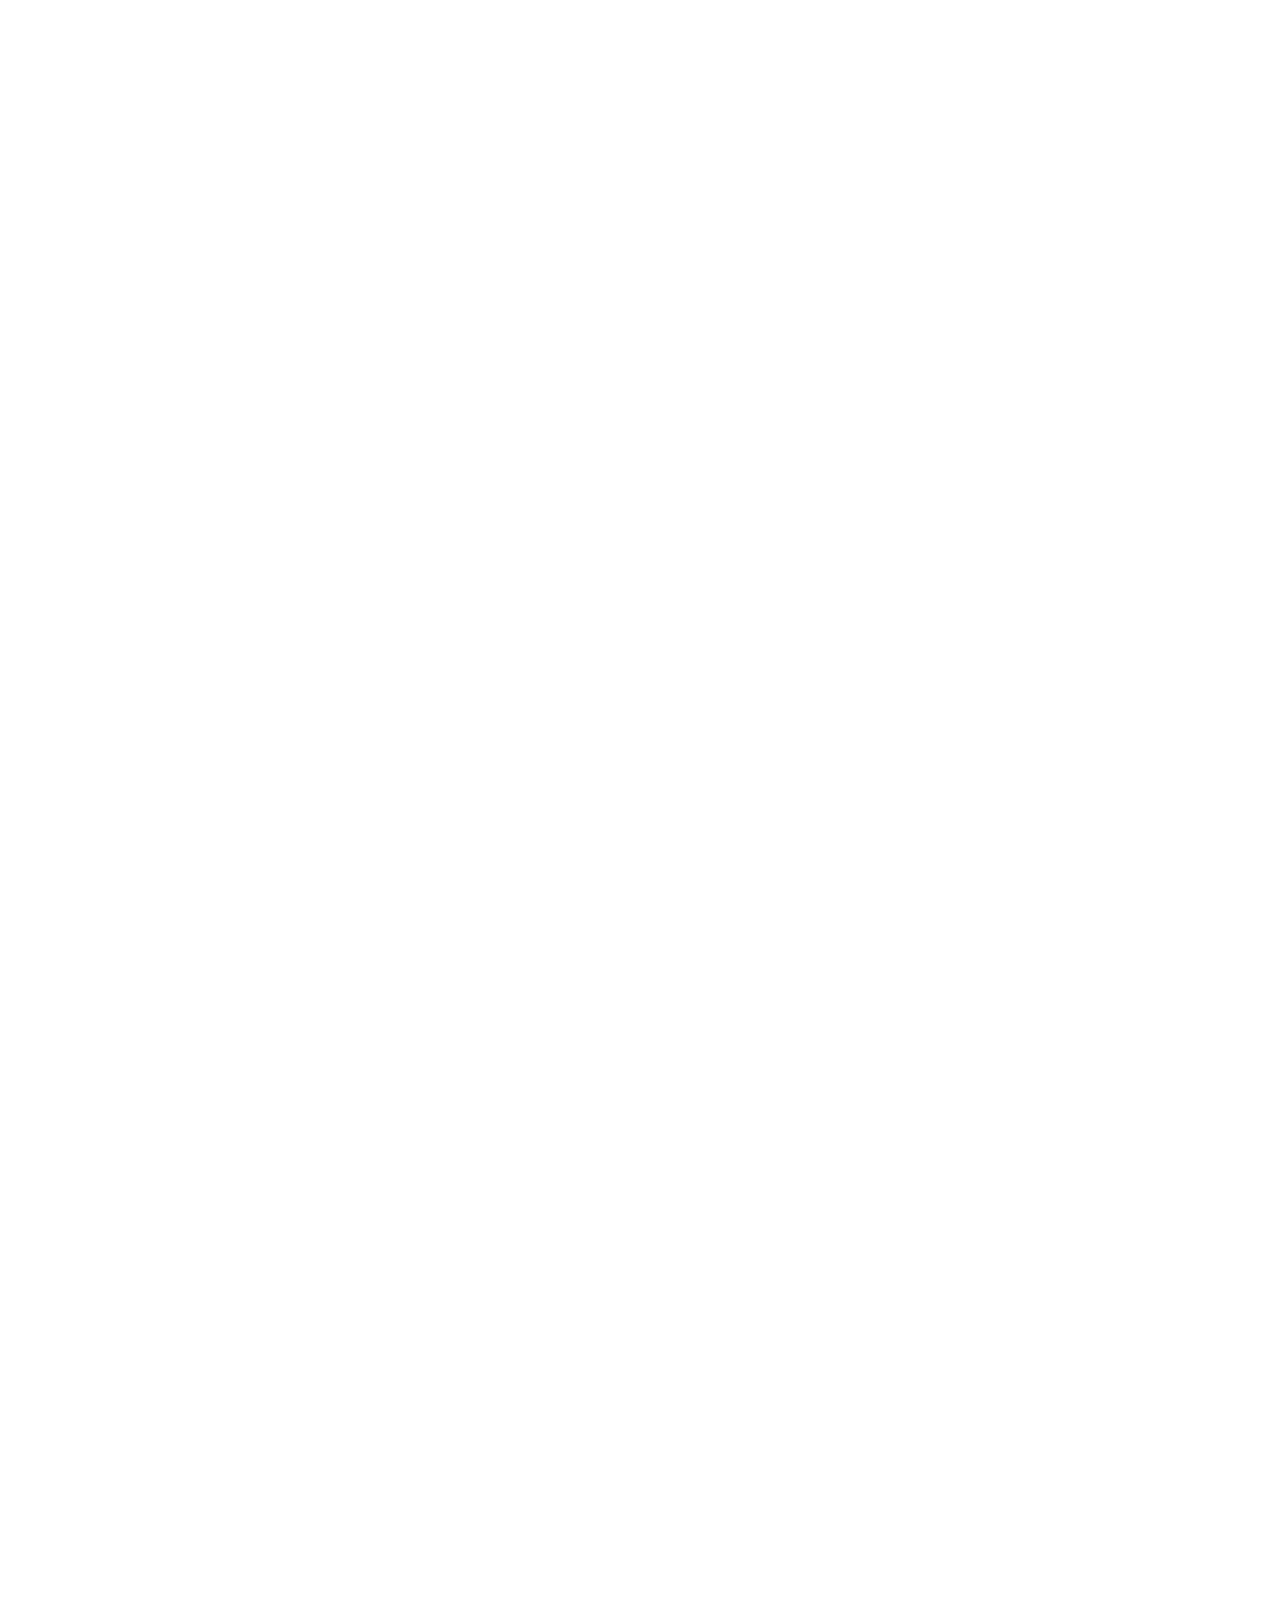
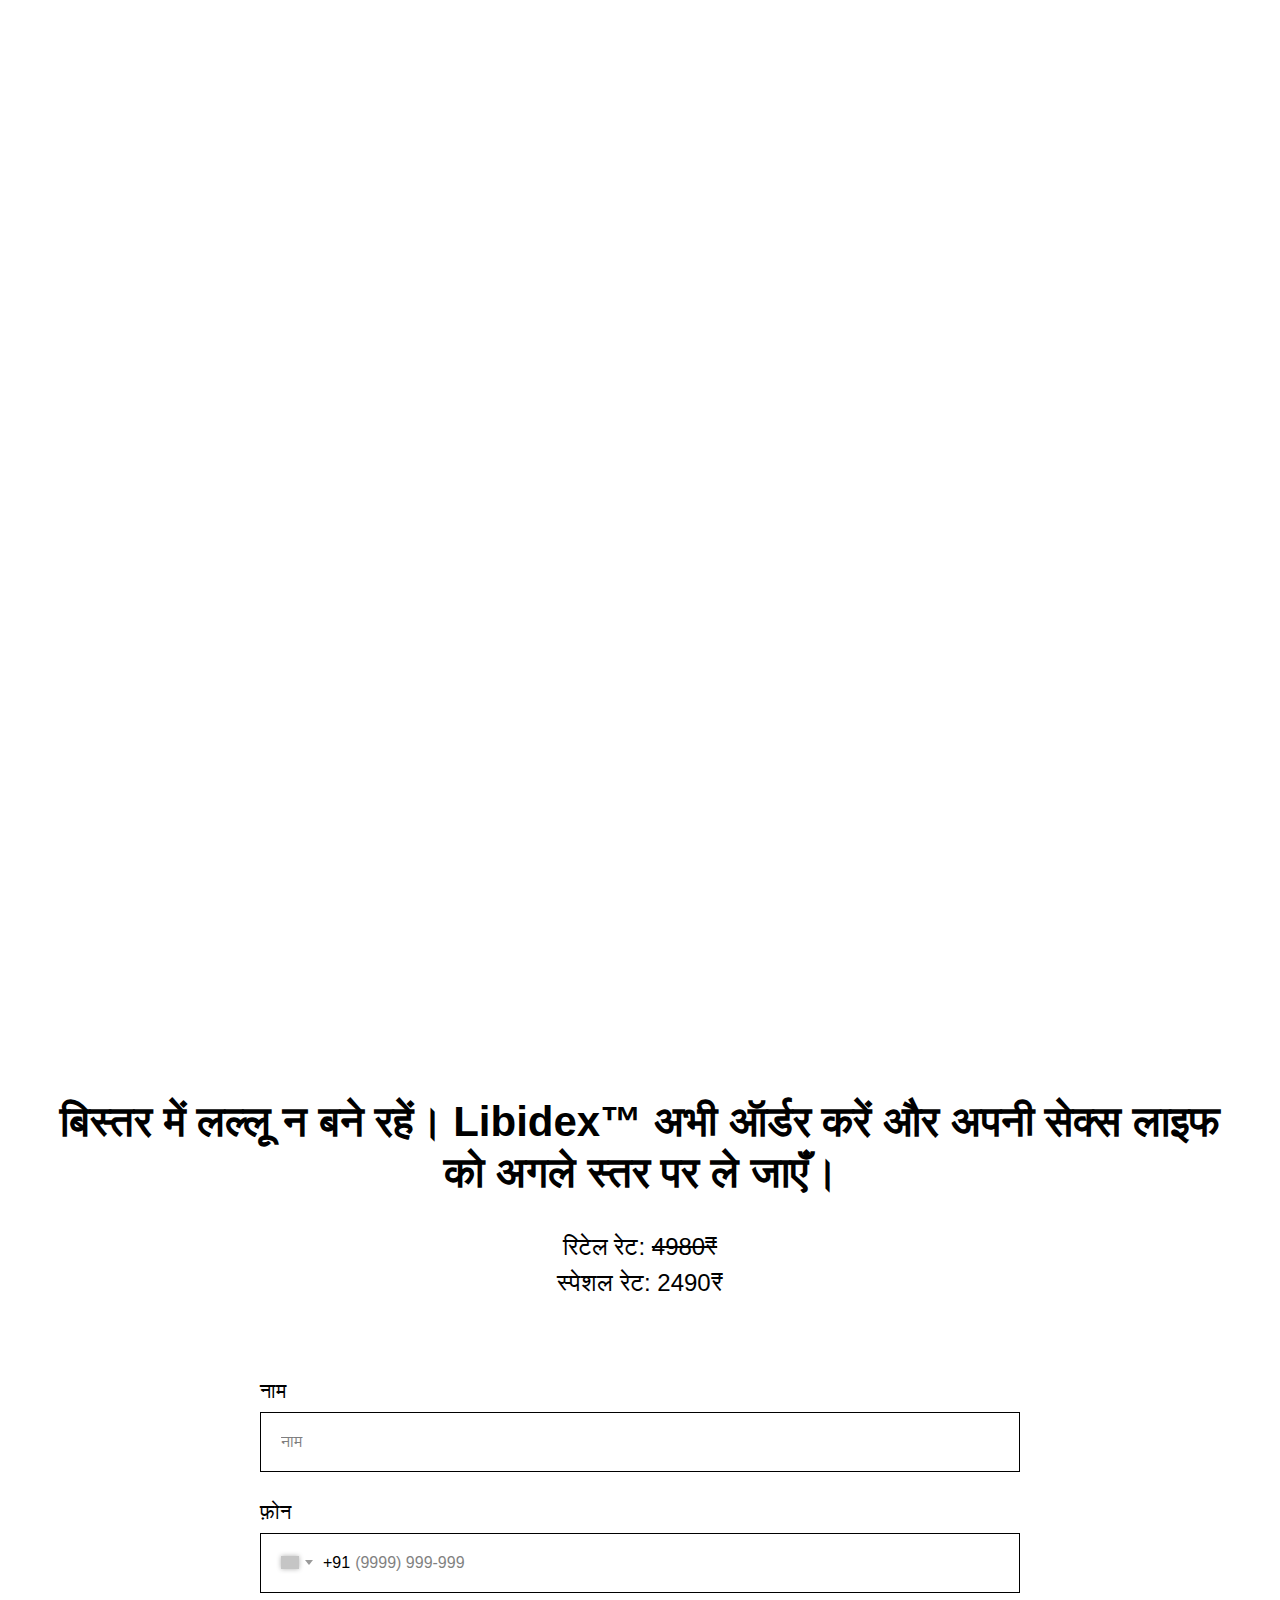
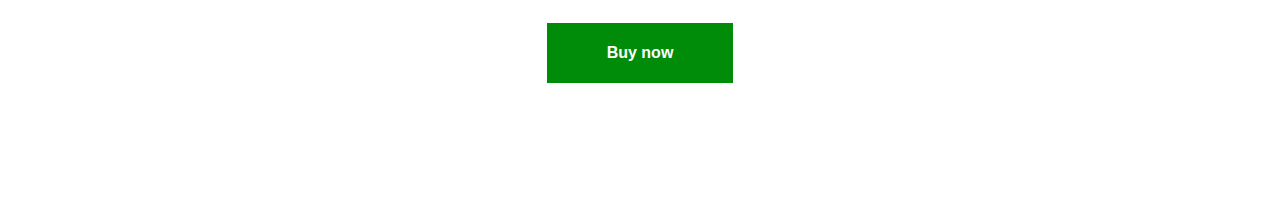
<file: libidex/prokla/index.html>
<!DOCTYPE html><html><head><meta charset="utf-8" /><meta http-equiv="Content-Type" content="text/html; charset=utf-8" /><meta name="viewport" content="width=device-width, initial-scale=1.0" /> <!--metatextblock--><title>Libidex</title><meta name="description" content="Libidex" /> <meta property="og:url" content="http://wikikaspi.store/lbdx" /><meta property="og:title" content="Libidex" /><meta property="og:description" content="Libidex" /><meta property="og:type" content="website" /><meta property="og:image" content="images/tild3139-3931-4630-b939-613962666265__3333.jpg" /><link rel="canonical" href="http://wikikaspi.store/lbdx"><!--/metatextblock--><meta name="format-detection" content="telephone=no" /><meta http-equiv="x-dns-prefetch-control" content="on"><link rel="dns-prefetch" href="https://ws.tildacdn.com"><link rel="shortcut icon" href="images/tild3335-3565-4536-a564-666536313730__us48581r2058x640.ico" type="image/x-icon" /><!-- Assets --><script src="https://neo.tildacdn.com/js/tilda-fallback-1.0.min.js" async charset="utf-8"></script><link rel="stylesheet" href="css/tilda-grid-3.0.min.css" type="text/css" media="all" onerror="this.loaderr='y';"/><link rel="stylesheet" href="css/tilda-blocks-page48200703.min.css?t=1714563837" type="text/css" media="all" onerror="this.loaderr='y';" /><link rel="stylesheet" href="css/tilda-cover-1.0.min.css" type="text/css" media="all" onerror="this.loaderr='y';" /><link rel="stylesheet" href="css/tilda-forms-1.0.min.css" type="text/css" media="all" onerror="this.loaderr='y';" /><link rel="stylesheet" href="css/fonts-tildasans.css" type="text/css" media="all" onerror="this.loaderr='y';" /><script nomodule src="js/tilda-polyfill-1.0.min.js" charset="utf-8"></script><script type="text/javascript">function t_onReady(func) {
if (document.readyState != 'loading') {
func();
} else {
document.addEventListener('DOMContentLoaded', func);
}
}
function t_onFuncLoad(funcName, okFunc, time) {
if (typeof window[funcName] === 'function') {
okFunc();
} else {
setTimeout(function() {
t_onFuncLoad(funcName, okFunc, time);
},(time || 100));
}
}</script><script src="js/tilda-scripts-3.0.min.js" charset="utf-8" defer onerror="this.loaderr='y';"></script><script src="js/tilda-blocks-page48200703.min.js?t=1714563837" charset="utf-8" async onerror="this.loaderr='y';"></script><script src="js/lazyload-1.3.min.export.js" charset="utf-8" async onerror="this.loaderr='y';"></script><script src="js/tilda-cover-1.0.min.js" charset="utf-8" async onerror="this.loaderr='y';"></script><script src="js/hammer.min.js" charset="utf-8" async onerror="this.loaderr='y';"></script><script src="js/tilda-forms-1.0.min.js" charset="utf-8" async onerror="this.loaderr='y';"></script><script src="js/tilda-events-1.0.min.js" charset="utf-8" async onerror="this.loaderr='y';"></script><script type="text/javascript">window.dataLayer = window.dataLayer || [];</script><!-- Facebook Pixel Code --><script type="text/javascript" data-tilda-cookie-type="advertising">!function(f,b,e,v,n,t,s)
{if(f.fbq)return;n=f.fbq=function(){n.callMethod?n.callMethod.apply(n,arguments):n.queue.push(arguments)};
if(!f._fbq)f._fbq=n;n.push=n;n.loaded=!0;n.version='2.0';n.agent='pltilda';
n.queue=[];t=b.createElement(e);t.async=!0;
t.src=v;s=b.getElementsByTagName(e)[0];
s.parentNode.insertBefore(t,s)}(window, document,'script','https://connect.facebook.net/en_US/fbevents.js');
fbq('init', '1611724132703540');
fbq('track', 'PageView');</script><!-- End Facebook Pixel Code --><script type="text/javascript">(function () {
if((/bot|google|yandex|baidu|bing|msn|duckduckbot|teoma|slurp|crawler|spider|robot|crawling|facebook/i.test(navigator.userAgent))===false && typeof(sessionStorage)!='undefined' && sessionStorage.getItem('visited')!=='y' && document.visibilityState){
var style=document.createElement('style');
style.type='text/css';
style.innerHTML='@media screen and (min-width: 980px) {.t-records {opacity: 0;}.t-records_animated {-webkit-transition: opacity ease-in-out .2s;-moz-transition: opacity ease-in-out .2s;-o-transition: opacity ease-in-out .2s;transition: opacity ease-in-out .2s;}.t-records.t-records_visible {opacity: 1;}}';
document.getElementsByTagName('head')[0].appendChild(style);
function t_setvisRecs(){
var alr=document.querySelectorAll('.t-records');
Array.prototype.forEach.call(alr, function(el) {
el.classList.add("t-records_animated");
});
setTimeout(function () {
Array.prototype.forEach.call(alr, function(el) {
el.classList.add("t-records_visible");
});
sessionStorage.setItem("visited", "y");
}, 400);
} 
document.addEventListener('DOMContentLoaded', t_setvisRecs);
}
})();</script></head><body class="t-body" style="margin:0;"><!--allrecords--><div id="allrecords" data-tilda-export="yes" class="t-records" data-hook="blocks-collection-content-node" data-tilda-project-id="7278681" data-tilda-page-id="48200703" data-tilda-page-alias="lbdx" data-tilda-formskey="0e2d23b1be6cd7f13590dddba7278681" data-tilda-lazy="yes" data-tilda-root-zone="com" data-tilda-ts="y"><div id="rec742553925" class="r t-rec t-rec_pb_45" style="padding-bottom:45px; " data-animationappear="off" data-record-type="337" ><!-- T337 --><div class="t337"><!-- cover --><div class="t-cover" id="recorddiv742553925"bgimgfield="img"style="height:55vh;background-image:url('images/tild6530-3561-4065-b931-626331373633__-__resize__20x__post-img-1.jpg');"><div class="t-cover__carrier" id="coverCarry742553925"data-content-cover-id="742553925"data-content-cover-bg="images/tild6530-3561-4065-b931-626331373633__post-img-1.jpg"data-display-changed="true"data-content-cover-height="55vh"data-content-cover-parallax=""style="height:55vh;background-attachment:scroll; "itemscope itemtype="http://schema.org/ImageObject"><meta itemprop="image" content="images/tild6530-3561-4065-b931-626331373633__post-img-1.jpg"></div><div class="t-cover__filter" style="height:55vh;background-image: -moz-linear-gradient(top, rgba(0,0,0,0.50), rgba(15,63,122,0.0));background-image: -webkit-linear-gradient(top, rgba(0,0,0,0.50), rgba(15,63,122,0.0));background-image: -o-linear-gradient(top, rgba(0,0,0,0.50), rgba(15,63,122,0.0));background-image: -ms-linear-gradient(top, rgba(0,0,0,0.50), rgba(15,63,122,0.0));background-image: linear-gradient(top, rgba(0,0,0,0.50), rgba(15,63,122,0.0));filter: progid:DXImageTransform.Microsoft.gradient(startColorStr='#7f000000', endColorstr='#fe0f3f7a');"></div><div class="t-container"><div class="t337__wrapper"></div></div></div><div class="t337__author t-width t-width_12"><div
class="t337__avatar"
imgfield="img2" data-tu-max-width="640" data-tu-max-height="640" data-tu-cover="c"
itemscope
itemtype="http://schema.org/ImageObject"
><meta itemprop="image" content="images/tild3966-3465-4430-a662-663033643637__300790548_6307571117.jpg"></div><div class="t337__content"><div
class="t337__title t-title t-title_xxs"
field="title"
><strong>मेरे यौन जीवन को बेहतर बनाने की कहानी: 2 घंटे की स्तंभन दोष और 2 से 3 सेंमी बढ़ने में मदद </strong></div></div></div><style>#rec742553925 .t337__avatar {background-image: url('images/tild3966-3465-4430-a662-663033643637__300790548_6307571117.jpg');width: 160px;height: 160px;border: 2px solid #fff;}#rec742553925 .t337__wrapper {height: 55vh;}#rec742553925 .t337__author {padding-top: 95px;}#rec742553925 .t-cover,#rec742553925 .t-cover__carrier,#rec742553925 .t-cover .t-cover__filter,#rec742553925 .t337__wrapper {min-height: 95px;}@media screen and (max-width: 640px) {#rec742553925 .t337__avatar {border-width: 2px;}#rec742553925 .t337__author {padding-top: 65px;}#rec742553925 .t-cover,#rec742553925 .t-cover__carrier,#rec742553925 .t-cover .t-cover__filter,#rec742553925 .t337__wrapper {height: 200px !important;min-height: 65px;}}</style></div></div><div id="rec742556364" class="r t-rec t-rec_pt_0 t-rec_pb_0" style="padding-top:0px;padding-bottom:0px; " data-record-type="106" ><!-- T004 --><div class="t004"><div class="t-container "><div class="t-col t-col_8 t-prefix_2"><div field="text" class="t-text t-text_md ">मैंने कभी नहीं सोचा था कि मैं ब्लॉगर बनूँगा, लेकिन मेरी कहानी इतनी असामान्य है कि मैंने इसे साझा करने का निर्णय लिया, ताकि मैं उन लोगों की मदद कर सकूँ जो इसी तरह की समस्याओं का सामना कर रहे हैं।<br />मेरे छोटे लिंग के कारण, मैंने लंबे समय तक महिला मित्रों को नहीं पा सका। यहां तक कि वे लड़कियां भी, जिनके साथ मैं रिश्ते बनाने की कोशिश करता था, वे जल्दी से मुझे छोड़ देती थीं।<br />बाद में मेरी समस्याएं और भी गंभीर हो गईं। काम के दबाव और निरंतर तनाव के कारण, मेरा लिंग और भी छोटा हो गया। कई बार ऐसा हुआ कि मैं इरेक्शन तक प्राप्त नहीं कर पाता था।<br />मैं उस बिंदु पर पहुंच गया था, जहां मैंने हार मान ली थी। मुझे लगा कि मेरा यौन जीवन समाप्त हो गया था। मैंने महिलाओं से संपर्क करना छोड़ दिया। मैं गहरे अवसाद में था, जो और भी बुरा था क्योंकि मेरा लिंग पूरी तरह से काम करना बंद कर चुका था।<br />एक दिन मेरे दोस्त का संदेश आया। मैंने उसे खोला और मैं चौंक गया - वहां उसके लिंग की तस्वीर थी। उसने जल्दी से उसे हटा दिया और लिखा: "ओह, यह तुम्हारे लिए नहीं था, सॉरी भाई। मैं यह एक लड़की को भेजने वाला था।" उसकी स्पष्टीकरण के बावजूद, मैं उसके आकार से चौंक गया था, जिसने मुझे असहज कर दिया। फिर भी, मैंने उससे पूछने का निश्चय किया...</div></div></div></div></div><div id="rec742560955" class="r t-rec t-rec_pt_0 t-rec_pb_0" style="padding-top:0px;padding-bottom:0px; " data-record-type="3" ><!-- T107 --><div class="t107"><div class="t-align_center" itemscope itemtype="http://schema.org/ImageObject"><meta itemprop="image" content="images/tild3032-6266-4534-a461-653037616262__111.jpg"> <img class="t-img t-width t107__widthauto" 
src="images/tild3032-6266-4534-a461-653037616262__-__empty__111.jpg" data-original="images/tild3032-6266-4534-a461-653037616262__111.jpg" 
imgfield="img"
alt=""></div></div></div><div id="rec742561881" class="r t-rec t-rec_pt_0 t-rec_pb_0" style="padding-top:0px;padding-bottom:0px; " data-record-type="106" ><!-- T004 --><div class="t004"><div class="t-container "><div class="t-col t-col_8 t-prefix_2"><div field="text" class="t-text t-text_md ">"अरे भाई, तुम्हारा सामान तो वाकई बड़ा है! तुम्हारा राज़ क्या है, हाहा?"<br />उसने तुरंत जवाब दिया: "मैं Libidex का उपयोग करता हूँ! तुम इसे आधिकारिक वेबसाइट से खरीद सकते हो। इस गलती के लिए माफी चाहता हूँ, लेकिन कम से कम मैं तुम्हारी मदद कर सकता हूँ," - उसने कहा।<br />तो मैंने ऑर्डर किया। मुझे डर था कि मेरी स्थायित्व की समस्या नहीं जाएगी, लेकिन अनुभव बहुत सुखद रहा...</div></div></div></div></div><div id="rec742562422" class="r t-rec t-rec_pt_0 t-rec_pb_0" style="padding-top:0px;padding-bottom:0px; " data-record-type="3" ><!-- T107 --><div class="t107"><div class="t-align_center" itemscope itemtype="http://schema.org/ImageObject"><meta itemprop="image" content="images/tild6238-3430-4064-b663-643563343138__prod.png"> <img class="t-img t-width t107__widthauto" 
src="images/tild6238-3430-4064-b663-643563343138__-__empty__prod.png" data-original="images/tild6238-3430-4064-b663-643563343138__prod.png" 
imgfield="img"
alt=""></div></div></div><div id="rec742564084" class="r t-rec t-rec_pt_0 t-rec_pb_0" style="padding-top:0px;padding-bottom:0px; " data-record-type="106" ><!-- T004 --><div class="t004"><div class="t-container "><div class="t-col t-col_8 t-prefix_2"><div field="text" class="t-text t-text_md ">Libidex का उपयोग करने के एक सप्ताह के बाद, मेरा लिंग बड़ा और पत्थर की तरह कड़ा हो गया! यह सिर्फ सात दिनों में 2-3 सेमी बढ़ गया!<br />इसके बाद, मैंने इसकी क्षमता को एक लड़की पर आज़माने का निर्णय लिया। एक डेटिंग ऐप पर मैंने एक लड़की से मुलाकात की, और हमने चैट करना शुरू किया। मैंने उसे अपने लिंग की फोटो भेजी, और यह उसके प्रतिक्रिया का स्क्रीनशॉट है:</div></div></div></div></div><div id="rec742564333" class="r t-rec t-rec_pt_0 t-rec_pb_0" style="padding-top:0px;padding-bottom:0px; " data-record-type="3" ><!-- T107 --><div class="t107"><div class="t-align_center" itemscope itemtype="http://schema.org/ImageObject"><meta itemprop="image" content="images/tild3161-6536-4131-b630-313030373232__111.jpg"> <img class="t-img t-width t107__width t-width_8" 
src="images/tild3161-6536-4131-b630-313030373232__-__empty__111.jpg" data-original="images/tild3161-6536-4131-b630-313030373232__111.jpg" 
imgfield="img"
alt=""></div></div></div><div id="rec742565145" class="r t-rec t-rec_pt_0 t-rec_pb_0" style="padding-top:0px;padding-bottom:0px; " data-record-type="106" ><!-- T004 --><div class="t004"><div class="t-container "><div class="t-col t-col_8 t-prefix_2"><div field="text" class="t-text t-text_md ">वह 20 मिनट में मेरे घर पर थी। जैसे ही मैंने दरवाजा खोला, उसने उत्साहित होकर मुझे चूमना शुरू कर दिया, और उसका हाथ तुरंत मेरी पैंट में पहुँच गया...<br />हमने दो घंटे तक प्यार किया, और वह बहुत खुश थी! वह जोश से चिल्लाई और कई बार मुझे ओरल सुख प्रदान किया। यह रात मेरे लिए बहुत आनंदमय थी! मैंने पहले कभी ऐसा कुछ अनुभव नहीं किया था...</div></div></div></div></div><div id="rec742565928" class="r t-rec t-rec_pt_0 t-rec_pb_0" style="padding-top:0px;padding-bottom:0px; " data-record-type="3" ><!-- T107 --><div class="t107"><div class="t-align_center" itemscope itemtype="http://schema.org/ImageObject"><meta itemprop="image" content="images/tild6564-3339-4533-b733-376634623464__post-img-3.gif"> <img class="t-img t-width t107__widthauto" 
src="images/tild6564-3339-4533-b733-376634623464__-__empty__post-img-3.gif" data-original="images/tild6564-3339-4533-b733-376634623464__post-img-3.gif" 
imgfield="img"
alt=""></div></div></div><div id="rec742566243" class="r t-rec t-rec_pt_0 t-rec_pb_0" style="padding-top:0px;padding-bottom:0px; " data-record-type="106" ><!-- T004 --><div class="t004"><div class="t-container "><div class="t-col t-col_8 t-prefix_2"><div field="text" class="t-text t-text_md ">वह अगले दिन मेरे पास आई और फिर से बार-बार आने लगी... हमने अद्भुत सेक्स का आनंद लिया। हमने डेटिंग भी शुरू कर दी। मैंने सोचा नहीं था कि मेरी क्षमताएँ मुझे ऐसी लड़की के साथ शानदार संबंध बनाने में मदद कर सकती हैं, जो हर पल मेरे साथ रहना चाहती थी।<br />दोस्तों, अगर आपका आकार छोटा है या खड़ापन में कमजोरी है, तो Libidex खरीदें! यह वास्तव में काम करता है और आपको कभी पछतावा नहीं होगा!</div></div></div></div></div><div id="rec742567227" class="r t-rec t-rec_pt_0 t-rec_pb_0" style="padding-top:0px;padding-bottom:0px; " data-record-type="3" ><!-- T107 --><div class="t107"><div class="t-align_center" itemscope itemtype="http://schema.org/ImageObject"><meta itemprop="image" content="images/tild6438-6236-4933-a263-386436633435__3333.jpg"> <img class="t-img t-width t107__widthauto" 
src="images/tild6438-6236-4933-a263-386436633435__-__empty__3333.jpg" data-original="images/tild6438-6236-4933-a263-386436633435__3333.jpg" 
imgfield="img"
alt=""></div></div></div><div id="rec742573958" class="r t-rec t-rec_pt_30 t-rec_pb_30" style="padding-top:30px;padding-bottom:30px; " data-record-type="525" ><!-- t525 --><div class="t525"><div class="t-section__container t-container"><div class="t-col t-col_12"><div class="t-section__topwrapper t-align_center"><div class="t-section__title t-title t-title_xs" field="btitle">टिप्पणियां</div> </div></div></div><ul role="list" class="t525__container t-container"><li class="t-item t525__col t-col t-col_6 t-list__item"
><div class="t-cell t-valign_middle"><div class="t525__bgimg t525__img_circle t-bgimg" data-original="images/tild3630-3933-4338-b839-363936383637__ava-1.jpg" 
bgimgfield="li_img__6052106495970"
style=" background-image: url('images/tild3630-3933-4338-b839-363936383637__-__resizeb__20x__ava-1.jpg');"
itemscope itemtype="http://schema.org/ImageObject"><meta itemprop="image" content="images/tild3630-3933-4338-b839-363936383637__ava-1.jpg"></div></div><div class="t525__textwrapper t525__textwr_leftpadding t-cell t-valign_middle" ><div class="t525__text t-text t-text_xs" field="li_text__6052106495970" style="">दोस्त, मैं तुम्हारे दर्द को समझ सकता हूँ, क्योंकि मैं भी इसी समस्या का सामना कर रहा हूँ: मैं पिछले ८ सालों से अपनी पत्नी के साथ में हूँ, मेरे २ बच्चे हैं, लेकिन बिस्तर में कुछ रोमांचक होता ही नहीं है. मैं भी यह कैप्सूल आजमाऊँगा</div><div class="t525__title t-name t-name_xs" field="li_title__6052106495970" style="">रवि </div></div></li><li class="t-item t525__col t-col t-col_6 t-list__item"
><div class="t-cell t-valign_middle"><div class="t525__bgimg t525__img_circle t-bgimg" data-original="images/tild3533-3535-4438-a536-343765336334__ava-3.jpg" 
bgimgfield="li_img__6052106495971"
style=" background-image: url('images/tild3533-3535-4438-a536-343765336334__-__resizeb__20x__ava-3.jpg');"
itemscope itemtype="http://schema.org/ImageObject"><meta itemprop="image" content="images/tild3533-3535-4438-a536-343765336334__ava-3.jpg"></div></div><div class="t525__textwrapper t525__textwr_leftpadding t-cell t-valign_middle" ><div class="t525__text t-text t-text_xs" field="li_text__6052106495971" style="">अगर आपका लंड लम्बा, चौड़ा है तो कोई भी चूत कसी हुई ही लगती है! फिर चाहे तुम्हारी साथी ६० साल की ही क्यों न हो!</div><div class="t525__title t-name t-name_xs" field="li_title__6052106495971" style="">ललित </div></div></li><li class="t-item t525__col t-col t-col_6 t-list__item"
><div class="t-cell t-valign_middle"><div class="t525__bgimg t525__img_circle t-bgimg" data-original="images/tild3764-6364-4231-b561-393331643334__ava-4.jpg" 
bgimgfield="li_img__6052106495972"
style=" background-image: url('images/tild3764-6364-4231-b561-393331643334__-__resizeb__20x__ava-4.jpg');"
itemscope itemtype="http://schema.org/ImageObject"><meta itemprop="image" content="images/tild3764-6364-4231-b561-393331643334__ava-4.jpg"></div></div><div class="t525__textwrapper t525__textwr_leftpadding t-cell t-valign_middle" ><div class="t525__text t-text t-text_xs" field="li_text__6052106495972" style="">अगर आपका लंड छोटा है तो कुंवारी लड़की भी तुम्हे सही से मज़ा नहीं देगी. इससे कोई फ़र्क नहीं पड़ता कि उसकी चूत कितनी कसी हुई है, क्योंकि तुम्हारे लंड के समाने काफी जगह होती है, जिसके चलते ऐसा लगता है जैसे ग्लास में कोई पेन्सिल घुमा रहा हो. व Libidex इस समस्या को कम करने में मदद करता है. १ महीने में मेरे लंड का आकार ३ सेमी बड़ा हो गया. यह सच में शानदार है!हीँ</div><div class="t525__title t-name t-name_xs" field="li_title__6052106495972" style="">राज </div></div></li><li class="t-item t525__col t-col t-col_6 t-list__item"
><div class="t-cell t-valign_middle"><div class="t525__bgimg t525__img_circle t-bgimg" data-original="images/tild3834-3866-4032-a635-306132336637__ava-5.jpg" 
bgimgfield="li_img__6052106495973"
style=" background-image: url('images/tild3834-3866-4032-a635-306132336637__-__resizeb__20x__ava-5.jpg');"
itemscope itemtype="http://schema.org/ImageObject"><meta itemprop="image" content="images/tild3834-3866-4032-a635-306132336637__ava-5.jpg"></div></div><div class="t525__textwrapper t525__textwr_leftpadding t-cell t-valign_middle" ><div class="t525__text t-text t-text_xs" field="li_text__6052106495973" style="">व्यक्तिगत रूप से मुझे यह समझ ही नहीं आता है कि किसी महिला की उम्र और उसकी चूत की चौड़ाई में क्या संबंध है?</div><div class="t525__title t-name t-name_xs" field="li_title__6052106495973" style="">जितेन्द्र </div></div></li></ul></div><style>.t-review-social-links {
line-height: 0px;
}
.t-review-social-links__wrapper {
display: -webkit-box;
display: -ms-flexbox;
display: flex;
-webkit-box-align: center;
-ms-flex-align: center;
align-items: center;
-ms-flex-wrap: wrap;
flex-wrap: wrap;
width: auto;
}
.t-review-social-links {
margin-top: 15px;
}
.t-review-social-links__item {
padding: 0px 4px;
}
.t-review-social-links__item svg {
width: 20px;
height: 20px;
}
.t-review-social-links__wrapper_round .t-review-social-links__item svg {
width: 23px;
height: 23px;
}
.t-review-social-links__item:first-child {
padding-left: 0px;
}
@media screen and (max-width: 960px) {
.t-review-social-links__item {
margin-bottom: 3px;
}
}
@media screen and (max-width: 640px) {
.t-review-social-links {
margin-top: 13px;
}
.t-review-social-links__item {
padding: 0px 3px;
}
.t-review-social-links__item svg {
width: 17px;
height: 17px;
}
.t-review-social-links__wrapper_round .t-review-social-links__item svg {
width: 20px;
height: 20px;
}
}</style><script>function t_social_init(recid, groupName) {
var rec = document.getElementById('rec' + recid);
if (!rec) return;
var socialLinks = rec.querySelectorAll('.' + groupName + '-social-links');
Array.prototype.forEach.call(socialLinks, function (link) {
var socialAttr = link.getAttribute('data-social-links');
var socialWrapper = link.querySelector('.' + groupName + '-social-links__wrapper');
link.removeAttribute('data-social-links');
if (socialAttr) {
var dataLinks = socialAttr.split(',');
if(dataLinks.length > 7) {
dataLinks = dataLinks.slice(0, 7);
}
Array.prototype.forEach.call(dataLinks, function (item) {
t_social_add_item(item.trim(), socialWrapper, groupName);
});
}
});
}
function t_social_add_item(item, socialWrapper, groupName) {
var fill = socialWrapper.getAttribute('data-social-color') || '#000000';
var isRoundIcon = socialWrapper.classList.contains(groupName + '-social-links__wrapper_round'); 
if (item.indexOf('tel:') !== -1) {
var phone = '<div class="' + groupName + '-social-links__item">';
phone += '<a href="' + item + '" target="_blank">';
if (isRoundIcon) {
phone += '<svg role="presentation" class="' + groupName + '-social-links__svg" width="30" height="30" viewBox="0 0 100 100" fill="none" xmlns="http://www.w3.org/2000/svg"><path fill-rule="evenodd" clip-rule="evenodd" d="M50 100C77.6142 100 100 77.6142 100 50C100 22.3858 77.6142 0 50 0C22.3858 0 0 22.3858 0 50C0 77.6142 22.3858 100 50 100ZM32.3668 30.3616C33.8958 28.835 34.6798 28.1875 35.1534 28.0601C35.715 27.909 36.2052 28.0405 36.7168 28.4797C37.1497 28.8512 38.2438 29.9713 38.9927 30.8096C41.1931 33.2729 43.8747 36.6359 44.2503 37.4031C44.3639 37.6353 44.375 37.701 44.3558 38.0323C44.3204 38.643 44.196 38.8343 43.3793 39.5344C42.0767 40.6509 40.0803 42.739 39.3824 43.7149C38.9257 44.3535 38.9126 44.7536 39.3248 45.483C39.675 46.1027 41.378 48.345 42.5783 49.7667C44.5875 52.1467 46.9159 54.3696 49.1773 56.0669C50.8579 57.3283 53.2214 58.7821 54.8035 59.5275C55.9343 60.0603 56.2878 60.0303 57.0122 59.3401C57.7069 58.6782 58.5246 57.6102 59.8946 55.5759C60.3408 54.9132 60.7739 54.3136 60.857 54.2434C61.1104 54.0293 61.3967 53.9282 61.8141 53.9055C62.0813 53.891 62.2608 53.9062 62.4057 53.9555C62.6843 54.0504 63.4107 54.5045 66.36 56.4276C67.7285 57.32 69.2454 58.3032 69.7309 58.6125C72.4818 60.3651 72.7871 60.6005 72.9291 61.0781C73.1185 61.7157 72.9605 62.1254 72.063 63.3233C70.9487 64.8107 69.0734 66.8197 67.674 68.0252C66.5388 69.0032 65.0797 69.9865 63.6409 70.743L63.0188 71.0701L62.389 71.0696C60.5532 71.0685 58.822 70.7024 56.1724 69.7552C49.967 67.5366 44.465 64.2895 39.647 60.0025C38.7431 59.1981 36.6429 57.0816 35.8606 56.1866C33.2537 53.2039 31.2905 50.2948 29.5948 46.9021C28.373 44.4575 27.2502 41.6203 27.0609 40.4995C26.7835 38.8572 27.4592 36.7086 28.9757 34.4108C29.8832 33.0359 30.8773 31.8488 32.3668 30.3616V30.3616Z" fill="' + fill + '"/></svg>';
} else {
phone += '<svg role="presentation" class="' + groupName + '-social-links__svg" width="30" height="30" viewBox="0 0 100 100" fill="none" xmlns="http://www.w3.org/2000/svg"><path d="M79.6737 54.027C78.7931 54.027 77.8726 53.7468 76.992 53.5467C75.2103 53.1483 73.4583 52.6267 71.7488 51.9858C69.892 51.3103 67.851 51.3453 66.0185 52.0842C64.186 52.8231 62.6916 54.2137 61.8227 55.9882L60.9422 57.8293C57.0551 55.6248 53.4641 52.9349 50.2556 49.8244C47.1451 46.616 44.4552 43.025 42.2507 39.1379L44.0918 38.2974C45.8664 37.4285 47.2569 35.934 47.9958 34.1016C48.7347 32.2691 48.7698 30.2281 48.0943 28.3713C47.4587 26.6463 46.9372 24.8814 46.5333 23.088C46.3332 22.2075 46.1731 21.2869 46.053 20.4064C45.567 17.5871 44.0903 15.0341 41.889 13.2069C39.6876 11.3798 36.9062 10.3987 34.0457 10.4403H21.9983C20.3062 10.4381 18.6328 10.7935 17.0877 11.4832C15.5427 12.173 14.1608 13.1815 13.0328 14.4427C11.8814 15.7381 11.024 17.2675 10.5197 18.9256C10.0153 20.5838 9.87588 22.3315 10.111 24.0486C12.2867 40.7074 19.8978 56.183 31.7643 68.0756C43.657 79.9421 59.1325 87.5532 75.7913 89.7289C76.3109 89.7686 76.8327 89.7686 77.3522 89.7289C80.3037 89.7332 83.1534 88.6504 85.3572 86.6871C86.6183 85.559 87.6269 84.1772 88.3166 82.6321C89.0064 81.087 89.3618 79.4136 89.3596 77.7216V65.7142C89.338 62.9486 88.3624 60.2753 86.5977 58.1459C84.8329 56.0165 82.3871 54.5616 79.6737 54.027ZM81.6349 78.0417C81.6336 78.6003 81.5154 79.1523 81.2879 79.6624C81.0604 80.1725 80.7287 80.6294 80.3141 81.0036C79.8754 81.4032 79.3534 81.7003 78.7857 81.8734C78.2181 82.0465 77.6191 82.0911 77.032 82.0042C62.096 80.0535 48.2154 73.2468 37.5278 62.6323C26.8311 51.9356 19.9652 38.0067 17.9958 23.008C17.9089 22.421 17.9535 21.8219 18.1266 21.2543C18.2997 20.6867 18.5968 20.1646 18.9964 19.726C19.3752 19.3063 19.8385 18.9716 20.3559 18.744C20.8733 18.5163 21.433 18.4009 21.9983 18.4052H34.0057C34.9309 18.3825 35.8353 18.6813 36.5651 19.2505C37.2948 19.8197 37.8048 20.6242 38.0081 21.5271C38.0081 22.6077 38.3683 23.7284 38.6085 24.8091C39.0711 26.9058 39.6864 28.9659 40.4496 30.9729L34.8462 33.6145C33.883 34.0566 33.1346 34.8627 32.7649 35.8559C32.3646 36.8303 32.3646 37.9233 32.7649 38.8977C38.5252 51.2363 48.4435 61.1546 60.7821 66.9149C61.7565 67.3152 62.8495 67.3152 63.8239 66.9149C64.8171 66.5453 65.6232 65.7968 66.0653 64.8336L68.5869 59.2302C70.6518 59.9832 72.7644 60.5982 74.9107 61.0713C75.9514 61.3115 77.0721 61.5116 78.1527 61.6717C79.0556 61.875 79.8601 62.385 80.4293 63.1147C80.9985 63.8445 81.2973 64.7489 81.2746 65.6742L81.6349 78.0417ZM58.0204 10C57.0998 10 56.1392 10 55.2187 10C54.1571 10.0902 53.175 10.5984 52.4881 11.4129C51.8013 12.2273 51.4662 13.2811 51.5564 14.3427C51.6466 15.4042 52.1549 16.3864 52.9693 17.0732C53.7837 17.76 54.8376 18.0951 55.8991 18.0049H58.0204C64.3895 18.0049 70.4977 20.535 75.0014 25.0387C79.505 29.5423 82.0351 35.6505 82.0351 42.0196C82.0351 42.7401 82.0351 43.4205 82.0351 44.1409C81.9464 45.1968 82.28 46.2448 82.9627 47.0551C83.6455 47.8655 84.6217 48.372 85.6774 48.4636H85.9975C86.9995 48.4677 87.9665 48.0958 88.7076 47.4214C89.4487 46.747 89.9098 45.8193 90 44.8214C90 43.9008 90 42.9402 90 42.0196C90 33.5344 86.632 25.3962 80.6358 19.3925C74.6396 13.3888 66.5056 10.0106 58.0204 10V10ZM66.0253 42.0196C66.0253 43.0812 66.447 44.0992 67.1976 44.8498C67.9482 45.6004 68.9662 46.0221 70.0278 46.0221C71.0893 46.0221 72.1073 45.6004 72.8579 44.8498C73.6085 44.0992 74.0302 43.0812 74.0302 42.0196C74.0302 37.7736 72.3435 33.7014 69.341 30.699C66.3386 27.6966 62.2665 26.0098 58.0204 26.0098C56.9589 26.0098 55.9408 26.4315 55.1902 27.1821C54.4396 27.9327 54.0179 28.9508 54.0179 30.0123C54.0179 31.0738 54.4396 32.0918 55.1902 32.8424C55.9408 33.593 56.9589 34.0147 58.0204 34.0147C60.1434 34.0147 62.1795 34.8581 63.6807 36.3593C65.1819 37.8605 66.0253 39.8966 66.0253 42.0196Z" fill="' + fill + '"/></svg>';
}
phone += '</a>';
phone += '</div>';
socialWrapper.insertAdjacentHTML('beforeend', phone);
return;
}
else if (item.indexOf('mailto:') !== -1) {
var email = '<div class="' + groupName + '-social-links__item">';
email += '<a href="' + item + '" target="_blank">';
if (isRoundIcon) {
email += '<svg role="presentation" class="' + groupName + '-social-links__svg" width="30" height="30" viewBox="0 0 100 100" fill="none" xmlns="http://www.w3.org/2000/svg"><path fill-rule="evenodd" clip-rule="evenodd" d="M50 100c27.6142 0 50-22.3858 50-50S77.6142 0 50 0 0 22.3858 0 50s22.3858 50 50 50ZM26.2268 34.1813c.3042-.9738.9636-1.693 1.8568-2.0249l.4151-.1543 21.4794-.0018c21.3404-.0017 21.4819-.0009 21.8807.1335.9642.3248 1.6814 1.1482 1.9797 2.2727l.0944.3556-1.7711 1.2707c-2.462 1.7666-6.8447 4.9166-8.8523 6.3624-.925.6662-2.2783 1.639-3.0072 2.1619-2.1029 1.5081-4.2894 3.0785-5.891 4.2312-3.6493 2.6264-4.3577 3.1288-4.4113 3.1288-.0541 0-.817-.5414-4.5039-3.1961-1.6149-1.1627-3.4655-2.4914-5.7994-4.1637-.7296-.5227-2.1661-1.5561-3.1924-2.2964-1.0262-.7404-2.4421-1.7593-3.1465-2.2642-.7044-.5051-2.3496-1.6873-3.656-2.6273s-2.646-1.9002-2.9769-2.1338c-.667-.4708-.675-.4878-.4981-1.0543Zm-.1497 27.1823c-.0616.0397-.0771-2.244-.0771-11.3267 0-6.257.0122-11.3764.0271-11.3764.015 0 1.063.7458 2.3291 1.6574 2.2612 1.628 3.4539 2.4857 6.7132 4.8273 2.1704 1.5593 4.0585 2.9159 5.6761 4.0785.7296.5244 1.3265.9876 1.3265 1.0293 0 .0718-.8103.6465-3.9486 2.8008-.7465.5124-2.0931 1.4401-2.9923 2.0616-.8992.6215-3.1064 2.1429-4.9049 3.3809-1.7984 1.238-3.4504 2.3784-3.6709 2.5342-.2206.1559-.4357.3058-.4782.3331Zm43.234-19.3639c.6277-.4485 1.9187-1.381 2.8688-2.0722.9502-.6912 1.7483-1.259 1.7738-1.2619.0255-.0028.0463 5.1143.0463 11.3713 0 9.0827-.0155 11.3664-.0771 11.3267-.0424-.0273-.2576-.1768-.4782-.3323-.2205-.1554-1.0951-.7591-1.9434-1.3415-.8483-.5824-1.6812-1.1582-1.8509-1.2795-.1697-.1213-.7388-.5155-1.2648-.8759-.526-.3604-1.3172-.9043-1.7583-1.2086-.4412-.3043-2.1348-1.4711-3.7635-2.593-4.735-3.2613-4.9358-3.4028-4.9358-3.4788 0-.0759.2206-.2386 4.0412-2.9806 1.3064-.9376 3.2359-2.3243 4.2879-3.0815 1.0519-.7573 2.4262-1.7437 3.054-2.1922ZM37.8152 57.1366c.3609-.2411 1.7297-1.1886 4.8121-3.3308 1.2215-.849 2.2627-1.5349 2.3136-1.5242.0509.0107 1.0504.7092 2.2211 1.5523 1.1706.8431 2.2361 1.5743 2.3676 1.625.3044.1171.6365.117.9414-.0003.1318-.0507 1.1964-.7809 2.3658-1.6228 1.1693-.8418 2.1572-1.5435 2.1951-1.5594.0604-.0253 1.5111.9576 5.8267 3.9476 1.1431.7919 2.7209 1.8798 5.9537 4.1051.9502.6541 2.9214 2.014 4.3805 3.022l2.653 1.8328-.0051.2599c-.0072.3723-.3476 1.0784-.7463 1.5482-.3863.4549-1.0056.8296-1.5552.9408C71.322 67.9767 63.8578 68 50 68c-13.8578 0-21.322-.0233-21.5392-.0672-.5496-.1112-1.1689-.4859-1.5552-.9408-.3741-.4409-.7126-1.118-.7618-1.5243l-.0316-.2603 1.656-1.14c.9108-.627 2.2112-1.5239 2.8899-1.9932 3.6716-2.539 6.8851-4.7559 7.1571-4.9376Z" fill="' + fill + '"/></svg>';
} else {
email += '<svg role="presentation" class="' + groupName + '-social-links__svg" width="30" height="30" viewBox="0 0 100 100" fill="none" xmlns="http://www.w3.org/2000/svg"><path d="M78 18H22C18.8174 18 15.7652 19.2643 13.5147 21.5147C11.2643 23.7652 10 26.8174 10 30V70C10 73.1826 11.2643 76.2348 13.5147 78.4853C15.7652 80.7357 18.8174 82 22 82H78C81.1826 82 84.2348 80.7357 86.4853 78.4853C88.7357 76.2348 90 73.1826 90 70V30C90 26.8174 88.7357 23.7652 86.4853 21.5147C84.2348 19.2643 81.1826 18 78 18V18ZM76.36 26L52.84 49.52C52.4681 49.8949 52.0257 50.1925 51.5383 50.3956C51.0509 50.5986 50.528 50.7032 50 50.7032C49.472 50.7032 48.9491 50.5986 48.4617 50.3956C47.9743 50.1925 47.5319 49.8949 47.16 49.52L23.64 26H76.36ZM82 70C82 71.0609 81.5786 72.0783 80.8284 72.8284C80.0783 73.5786 79.0609 74 78 74H22C20.9391 74 19.9217 73.5786 19.1716 72.8284C18.4214 72.0783 18 71.0609 18 70V31.64L41.52 55.16C43.77 57.4072 46.82 58.6694 50 58.6694C53.18 58.6694 56.23 57.4072 58.48 55.16L82 31.64V70Z" fill="' + fill + '"/></svg>';
}
email += '</a>';
email += '</div>';
socialWrapper.insertAdjacentHTML('beforeend', email);
}
else if (item.indexOf('telegram') !== -1 || item.indexOf('t.me') !== -1) {
var telegram = '<div class="' + groupName + '-social-links__item">';
telegram += '<a href="' + item + '" target="_blank">';
if (isRoundIcon) {
telegram += '<svg role="presentation" class="' + groupName + '-social-links__svg" width="30" height="30" viewBox="0 0 100 100" fill="none" xmlns="http://www.w3.org/2000/svg"><path fill-rule="evenodd" clip-rule="evenodd" d="M50 100c27.614 0 50-22.386 50-50S77.614 0 50 0 0 22.386 0 50s22.386 50 50 50Zm21.977-68.056c.386-4.38-4.24-2.576-4.24-2.576-3.415 1.414-6.937 2.85-10.497 4.302-11.04 4.503-22.444 9.155-32.159 13.734-5.268 1.932-2.184 3.864-2.184 3.864l8.351 2.577c3.855 1.16 5.91-.129 5.91-.129l17.988-12.238c6.424-4.38 4.882-.773 3.34.773l-13.49 12.882c-2.056 1.804-1.028 3.35-.129 4.123 2.55 2.249 8.82 6.364 11.557 8.16.712.467 1.185.778 1.292.858.642.515 4.111 2.834 6.424 2.319 2.313-.516 2.57-3.479 2.57-3.479l3.083-20.226c.462-3.511.993-6.886 1.417-9.582.4-2.546.705-4.485.767-5.362Z" fill="' + fill + '"/></svg>';
} else {
telegram += '<svg role="presentation" class="' + groupName + '-social-links__svg" width="30" height="30" viewBox="0 0 100 100" fill="none" xmlns="http://www.w3.org/2000/svg"><path d="M83.1797 17.5886C83.1797 17.5886 90.5802 14.7028 89.9635 21.711C89.758 24.5968 87.9079 34.6968 86.4688 45.6214L81.5351 77.9827C81.5351 77.9827 81.124 82.7235 77.4237 83.548C73.7233 84.3724 68.173 80.6623 67.145 79.8378C66.3227 79.2195 51.7273 69.9438 46.5878 65.4092C45.1488 64.1724 43.5042 61.6989 46.7934 58.8132L68.3785 38.201C70.8454 35.7274 73.3122 29.956 63.0336 36.9642L34.2535 56.5459C34.2535 56.5459 30.9644 58.6071 24.7973 56.752L11.4351 52.6295C11.4351 52.6295 6.50135 49.5377 14.9298 46.4457C35.4871 36.7579 60.7724 26.864 83.1797 17.5886Z" fill="' + fill + '"/></svg>';
}
telegram += '</a>';
telegram += '</div>';
socialWrapper.insertAdjacentHTML('beforeend', telegram);
}
else if (item.indexOf('whatsapp') !== -1 || item.indexOf('wa.me') !== -1) {
var whatsapp = '<div class="' + groupName + '-social-links__item">';
whatsapp += '<a href="' + item + '" target="_blank">';
if (isRoundIcon) {
whatsapp += '<svg role="presentation" class="' + groupName + '-social-links__svg" width="30" height="30" viewBox="0 0 100 100" fill="none" xmlns="http://www.w3.org/2000/svg"><path fill-rule="evenodd" clip-rule="evenodd" d="M50 100C77.6142 100 100 77.6142 100 50C100 22.3858 77.6142 0 50 0C22.3858 0 0 22.3858 0 50C0 77.6142 22.3858 100 50 100ZM69.7626 28.9928C64.6172 23.841 57.7739 21.0027 50.4832 21C35.4616 21 23.2346 33.2252 23.2292 48.2522C23.2274 53.0557 24.4823 57.7446 26.8668 61.8769L23 76L37.4477 72.2105C41.4282 74.3822 45.9107 75.5262 50.4714 75.528H50.4823C65.5029 75.528 77.7299 63.301 77.7363 48.2749C77.7408 40.9915 74.9089 34.1446 69.7626 28.9928ZM62.9086 53.9588C62.2274 53.6178 58.8799 51.9708 58.2551 51.7435C57.6313 51.5161 57.1766 51.4024 56.7228 52.0845C56.269 52.7666 54.964 54.2998 54.5666 54.7545C54.1692 55.2092 53.7718 55.2656 53.0915 54.9246C52.9802 54.8688 52.8283 54.803 52.6409 54.7217C51.6819 54.3057 49.7905 53.4855 47.6151 51.5443C45.5907 49.7382 44.2239 47.5084 43.8265 46.8272C43.4291 46.1452 43.7837 45.7769 44.1248 45.4376C44.3292 45.2338 44.564 44.9478 44.7987 44.662C44.9157 44.5194 45.0328 44.3768 45.146 44.2445C45.4345 43.9075 45.56 43.6516 45.7302 43.3049C45.7607 43.2427 45.7926 43.1776 45.8272 43.1087C46.0545 42.654 45.9409 42.2565 45.7708 41.9155C45.6572 41.6877 45.0118 40.1167 44.4265 38.6923C44.1355 37.984 43.8594 37.3119 43.671 36.8592C43.1828 35.687 42.6883 35.69 42.2913 35.6924C42.2386 35.6928 42.1876 35.6931 42.1386 35.6906C41.7421 35.6706 41.2874 35.667 40.8336 35.667C40.3798 35.667 39.6423 35.837 39.0175 36.5191C38.9773 36.5631 38.9323 36.6111 38.8834 36.6633C38.1738 37.4209 36.634 39.0648 36.634 42.2002C36.634 45.544 39.062 48.7748 39.4124 49.2411L39.415 49.2444C39.4371 49.274 39.4767 49.3309 39.5333 49.4121C40.3462 50.5782 44.6615 56.7691 51.0481 59.5271C52.6732 60.2291 53.9409 60.6475 54.9303 60.9612C56.5618 61.4796 58.046 61.4068 59.22 61.2313C60.5286 61.0358 63.2487 59.5844 63.8161 57.9938C64.3836 56.4033 64.3836 55.0392 64.2136 54.7554C64.0764 54.5258 63.7545 54.3701 63.2776 54.1395C63.1633 54.0843 63.0401 54.0247 62.9086 53.9588Z" fill="' + fill + '"/></svg>';
} else {
whatsapp += '<svg role="presentation" class="' + groupName + '-social-links__svg" width="30" height="30" viewBox="0 0 100 100" fill="none" xmlns="http://www.w3.org/2000/svg"><path fill-rule="evenodd" clip-rule="evenodd" d="M50.168 10C60.8239 10.004 70.8257 14.1522 78.346 21.6819C85.8676 29.2114 90.0066 39.2185 90 49.8636C89.9906 71.8252 72.1203 89.6956 50.1668 89.6956H50.1508C43.4852 89.6929 36.9338 88.0208 31.1162 84.8468L10 90.3853L15.6516 69.7437C12.1665 63.7042 10.3323 56.851 10.3349 49.8304C10.343 27.8676 28.2134 10 50.168 10V10ZM61.5376 54.7631C62.4507 55.0954 67.3433 57.5023 68.3389 58.0009C68.5313 58.0971 68.7113 58.1842 68.8784 58.265C69.5753 58.602 70.0458 58.8296 70.2462 59.1651C70.4947 59.5799 70.4947 61.5736 69.6654 63.8982C68.8359 66.2229 64.8605 68.3442 62.9478 68.63C61.2319 68.8865 59.0627 68.9928 56.6782 68.2353C55.2322 67.7767 53.3794 67.1653 51.0041 66.1392C41.6698 62.1082 35.3628 53.06 34.1747 51.3556C34.0919 51.2368 34.0341 51.1538 34.0017 51.1106L33.9981 51.1056C33.486 50.4243 29.9372 45.7022 29.9372 40.8149C29.9372 36.2325 32.1873 33.8303 33.2244 32.7232C33.2961 32.6467 33.3619 32.5763 33.4208 32.5118C34.3341 31.5149 35.412 31.2664 36.0751 31.2664C36.7385 31.2664 37.4029 31.2717 37.9826 31.301C38.0541 31.3046 38.1286 31.304 38.2056 31.3037C38.786 31.3001 39.5087 31.2957 40.2221 33.0089C40.4976 33.6707 40.9012 34.653 41.3265 35.6882C42.1818 37.7702 43.1251 40.066 43.2912 40.399C43.5397 40.8974 43.7058 41.4782 43.3736 42.1427C43.323 42.2436 43.2763 42.3387 43.2318 42.4295C42.9831 42.9364 42.7995 43.3104 42.378 43.8029C42.2125 43.9963 42.0413 44.2045 41.8703 44.4131C41.5273 44.8309 41.1842 45.2488 40.8853 45.5467C40.387 46.0425 39.8686 46.5808 40.4493 47.5777C41.0303 48.5731 43.028 51.8323 45.9867 54.472C49.1661 57.3091 51.93 58.5078 53.3318 59.1157C53.6058 59.2346 53.8279 59.3308 53.9907 59.4124C54.9849 59.9109 55.5658 59.8284 56.1465 59.1637C56.7274 58.4993 58.6347 56.2583 59.298 55.2615C59.9612 54.2646 60.6259 54.4307 61.5376 54.7631V54.7631Z" fill="' + fill + '"/></svg>';
}
whatsapp += '</a>';
whatsapp += '</div>';
socialWrapper.insertAdjacentHTML('beforeend', whatsapp);
}
else if (item.indexOf('viber.com') !== -1) {
var viber = '<div class="' + groupName + '-social-links__item">';
viber += '<a href="' + item + '" target="_blank">';
if (isRoundIcon) {
viber += '<svg role="presentation" class="' + groupName + '-social-links__svg" width="30" height="30" viewBox="0 0 100 100" fill="none" xmlns="http://www.w3.org/2000/svg"><path fill-rule="evenodd" clip-rule="evenodd" d="M50 100c27.614 0 50-22.386 50-50S77.614 0 50 0 0 22.386 0 50s22.386 50 50 50Zm19.546-71.18c-1.304-1.184-6.932-4.72-18.674-4.772 0 0-13.905-.913-20.655 5.2-3.757 3.71-5.022 9.226-5.161 15.957l-.016.691c-.156 6.885-.433 19.013 11.47 22.32l-.053 10.386c0 .587.093.988.428 1.071.241.059.602-.066.91-.372 1.968-1.978 8.271-9.582 8.271-9.582 8.457.553 15.186-1.117 15.91-1.354.17-.054.415-.111.72-.183 2.752-.641 10.37-2.417 11.776-13.773 1.613-13.003-.594-21.88-4.926-25.589ZM48.664 31.51a.908.908 0 0 1 .914-.901c4.585.032 8.468 1.56 11.584 4.597 3.146 3.067 4.696 7.24 4.736 12.404a.908.908 0 1 1-1.815.013c-.037-4.79-1.461-8.458-4.188-11.117-2.757-2.688-6.18-4.053-10.33-4.082a.908.908 0 0 1-.9-.914Zm2.374 2.932a1.15 1.15 0 1 0-.168 2.294c2.918.213 5.067 1.184 6.597 2.854 1.541 1.684 2.304 3.784 2.248 6.389a1.15 1.15 0 0 0 2.3.05c.067-3.133-.87-5.826-2.851-7.992-2.01-2.193-4.758-3.349-8.126-3.595Zm1.156 4.454a.908.908 0 1 0-.095 1.812c1.335.07 2.223.458 2.8 1.054.58.6.964 1.535 1.033 2.936a.908.908 0 0 0 1.813-.09c-.083-1.677-.558-3.09-1.542-4.108-.987-1.021-2.368-1.519-4.009-1.604Zm1.805 15.633c-.594.732-1.698.64-1.698.64-8.066-2.06-10.224-10.23-10.224-10.23s-.097-1.104.638-1.698l1.458-1.158c.722-.557 1.183-1.908.448-3.228a34.125 34.125 0 0 0-1.839-2.881c-.641-.877-2.136-2.671-2.142-2.677-.72-.85-1.78-1.048-2.898-.466a.045.045 0 0 0-.012.003l-.011.003a12.062 12.062 0 0 0-2.986 2.432c-.69.833-1.085 1.65-1.185 2.45a1.57 1.57 0 0 0-.022.357c-.003.354.05.706.16 1.042l.038.026c.348 1.236 1.22 3.296 3.114 6.731a40.117 40.117 0 0 0 3.735 5.654c.703.89 1.456 1.74 2.256 2.543l.029.03.057.056.085.086.086.085.086.086a29.64 29.64 0 0 0 2.543 2.255 40.072 40.072 0 0 0 5.655 3.736c3.433 1.894 5.495 2.766 6.73 3.114l.026.038c.336.11.688.164 1.041.16.12.006.24-.001.358-.022.802-.095 1.618-.49 2.448-1.184a.032.032 0 0 0 .007-.004.101.101 0 0 0 .003-.004l.012-.008a12.09 12.09 0 0 0 2.41-2.97l.003-.01a.054.054 0 0 0 .002-.013c.583-1.117.385-2.177-.47-2.899l-.189-.154c-.484-.4-1.783-1.47-2.487-1.988a34.12 34.12 0 0 0-2.879-1.838c-1.32-.736-2.669-.275-3.228.448L54 54.528Z" fill="' + fill + '"/></svg>';
} else {
viber += '<svg role="presentation" class="' + groupName + '-social-links__svg" width="30" height="30" viewBox="0 0 100 100" fill="none" xmlns="http://www.w3.org/2000/svg"><path fill-rule="evenodd" clip-rule="evenodd" d="M51.1674 15.0695C68.0367 15.1431 76.1216 20.223 77.9946 21.9248C84.2184 27.2536 87.3892 40.0049 85.0706 58.6857C83.0511 74.9991 72.1076 77.5505 68.1547 78.4721C67.7162 78.5744 67.3637 78.6565 67.119 78.7352C66.0794 79.075 56.4132 81.4739 44.2639 80.6805C44.2639 80.6805 35.2092 91.6043 32.3809 94.4446C31.9394 94.8848 31.4203 95.0641 31.0738 94.9798C30.5921 94.8607 30.4583 94.2841 30.4583 93.4412C30.4664 92.2358 30.5359 78.5212 30.5359 78.5212C13.4356 73.7704 13.8327 56.3465 14.0581 46.4559C14.0658 46.1159 14.0734 45.7848 14.08 45.4635C14.2793 35.7933 16.0975 27.869 21.4945 22.5402C31.1915 13.757 51.1674 15.0695 51.1674 15.0695ZM49.3088 24.4928C48.5887 24.4878 48.001 25.0674 47.996 25.7874C47.991 26.5075 48.5706 27.0952 49.2906 27.1002C55.2525 27.1418 60.169 29.1034 64.1298 32.9646C68.0476 36.7839 70.0936 42.0538 70.1459 48.9357C70.1514 49.6557 70.7395 50.235 71.4596 50.2295C72.1796 50.224 72.7588 49.6359 72.7533 48.9159C72.6969 41.4967 70.4696 35.5035 65.9499 31.0975C61.4732 26.7334 55.8962 24.5387 49.3088 24.4928ZM49.6375 31.5265C49.7041 30.6166 50.4958 29.9329 51.4058 29.9995C56.2447 30.3536 60.1933 32.0139 63.0793 35.1642L63.0799 35.1649C65.9271 38.276 67.272 42.1448 67.1746 46.6444C67.1549 47.5566 66.3994 48.2801 65.4872 48.2604C64.575 48.2406 63.8515 47.4851 63.8712 46.5729C63.9522 42.8311 62.8559 39.8143 60.6424 37.3956C58.4445 34.9967 55.356 33.6016 51.1646 33.2948C50.2546 33.2282 49.5709 32.4365 49.6375 31.5265ZM51.6968 37.6317C51.7344 36.9127 52.3477 36.3602 53.0667 36.3977C55.4237 36.5206 57.4077 37.2357 58.8266 38.7028C60.2394 40.1635 60.9217 42.1942 61.0412 44.6041C61.0769 45.3232 60.5228 45.9352 59.8037 45.9708C59.0845 46.0065 58.4726 45.4524 58.4369 44.7333C58.3371 42.7201 57.7863 41.3778 56.9523 40.5155C56.1245 39.6596 54.848 39.1017 52.9309 39.0016C52.2118 38.9641 51.6593 38.3508 51.6968 37.6317ZM53.2206 59.7748C53.2206 59.7748 54.806 59.9086 55.6595 58.857L57.3239 56.7632C58.1266 55.725 60.0638 55.0628 61.961 56.1197C63.3826 56.9305 64.7628 57.8119 66.0963 58.7607C67.1087 59.5052 68.974 61.042 69.6701 61.6156C69.8397 61.7553 69.9398 61.8378 69.9414 61.8378C71.1696 62.8747 71.4532 64.3972 70.617 66.0026C70.617 66.0075 70.6152 66.0142 70.6135 66.0206C70.6119 66.0265 70.6104 66.0322 70.6104 66.0361C69.6894 67.6326 68.5202 69.0723 67.1466 70.3013C67.1382 70.3054 67.1342 70.3096 67.1302 70.3138C67.1265 70.3177 67.1229 70.3215 67.1158 70.3253C65.9224 71.3225 64.75 71.8893 63.5985 72.0258C63.429 72.0555 63.2567 72.0662 63.0848 72.0579C62.577 72.0628 62.0718 71.9851 61.589 71.8278L61.5516 71.7729C59.7775 71.2726 56.8155 70.0203 51.8827 67.2991C49.0282 65.7429 46.3106 63.9477 43.7591 61.9328C42.4802 60.9235 41.2603 59.8416 40.1053 58.6925L39.9823 58.5694L39.8592 58.4463L39.7361 58.3232C39.7085 58.2965 39.6815 58.2692 39.6543 58.2417L39.613 58.2001C38.4639 57.0452 37.382 55.8253 36.3726 54.5464C34.3581 51.9951 32.5629 49.278 31.0064 46.4241C28.2852 41.49 27.0329 38.5306 26.5325 36.7539L26.4777 36.7164C26.3208 36.2336 26.2436 35.7284 26.2489 35.2207C26.2395 35.0488 26.2499 34.8765 26.2797 34.7069C26.4233 33.5573 26.991 32.3839 27.9828 31.187C27.9866 31.1799 27.9905 31.1763 27.9943 31.1726C27.9985 31.1686 28.0027 31.1646 28.0069 31.1562C29.2355 29.7826 30.6753 28.6138 32.272 27.6938C32.2759 27.6938 32.2816 27.6919 32.2875 27.69C32.294 27.6879 32.3006 27.6857 32.3055 27.6857C33.9109 26.8496 35.4335 27.1332 36.469 28.3547C36.477 28.3627 38.6243 30.9408 39.5461 32.1998C40.495 33.5346 41.3764 34.9161 42.1871 36.3392C43.244 38.2349 42.5818 40.1762 41.5436 40.9762L39.4498 42.6406C38.3928 43.4941 38.532 45.0795 38.532 45.0795C38.532 45.0795 41.6332 56.8168 53.2206 59.7748Z" fill="' + fill + '"/></svg>';
}
viber += '</a>';
viber += '</div>';
socialWrapper.insertAdjacentHTML('beforeend', viber);
}
else if (item.indexOf('vk.me') !== -1) {
var vkmessenger = '<div class="' + groupName + '-social-links__item">';
vkmessenger += '<a href="' + item + '" target="_blank">';
if (isRoundIcon) {
vkmessenger += '<svg role="presentation" class="' + groupName + '-social-links__svg" width="30" height="30" viewBox="0 0 100 100" fill="none" xmlns="http://www.w3.org/2000/svg"><path fill-rule="evenodd" clip-rule="evenodd" d="M50 100c27.614 0 50-22.386 50-50S77.614 0 50 0 0 22.386 0 50s22.386 50 50 50Zm-5.08-76.414a48.135 48.135 0 0 0 2.187-.422c.324-.08 1.735-.153 3.134-.163 2.047-.013 3.002.067 4.89.41 7.843 1.428 13.918 5.42 18.472 12.135 1.99 2.934 3.603 7.076 4.066 10.44.313 2.276.265 7.758-.084 9.632-.373 2.006-1.503 5.362-2.424 7.2-2.132 4.25-5.556 8.135-9.378 10.638-1.183.774-3.108 1.843-3.838 2.13-.324.127-.669.291-.766.364-.387.29-3.382 1.191-5.337 1.604-1.807.382-2.488.44-5.279.445-2.862.007-3.437-.042-5.395-.455-3.863-.814-7.02-2.082-9.589-3.85-.587-.404-1.059-.363-4.407.381-3.654.812-4.57.94-4.88.682-.382-.316-.335-.8.4-4.153.749-3.409.938-4.215.702-4.867-.082-.227-.216-.436-.397-.731-2.693-4.394-3.984-9.062-3.997-14.46-.012-4.75.867-8.55 2.898-12.526.727-1.424 2.002-3.481 2.66-4.293.753-.927 4.735-4.855 5.312-5.24 2.412-1.604 2.967-1.933 4.722-2.79 1.91-.934 4.466-1.787 6.329-2.11Zm-4.47 22.33c-.949-2.514-1.303-3.314-1.605-3.615-.316-.317-.585-.352-3.088-.4-2.973-.058-3.103-.022-3.396.94-.119.39.636 3.353.932 3.657a.624.624 0 0 1 .156.375c0 .21.655 1.726 1.42 3.283.396.807 2.79 4.884 2.955 5.034.051.047.547.692 1.102 1.433 1.524 2.037 3.773 4.03 5.762 5.105 1.877 1.015 4.904 1.58 7.043 1.312 1.52-.19 1.615-.358 1.615-2.881 0-3.283.375-3.786 2.166-2.903.73.36 3.253 2.726 4.916 4.61.417.473.924.947 1.127 1.054.385.204 5.693.285 6.19.094.496-.19.516-1.17.043-2.138-.546-1.117-2.396-3.43-4.437-5.55-1.08-1.121-1.575-1.76-1.575-2.033 0-.34.841-1.897 1.161-2.15.107-.084.956-1.339 1.282-1.893.094-.16.636-1.07 1.204-2.023 1.464-2.455 1.755-3.08 1.864-4.002.088-.74.057-.84-.335-1.097-.367-.24-.822-.275-3.044-.228-2.49.051-2.631.073-3.043.46-.237.223-.479.565-.536.758-.168.565-1.947 4.025-2.2 4.278-.127.127-.23.305-.23.397 0 .281-1.514 2.377-2.339 3.24-.903.943-1.416 1.2-1.888.947-.31-.165-.326-.399-.329-4.679-.002-3.293-.06-4.617-.216-4.926l-.213-.421H45.35l-.25.447c-.24.425-.219.501.414 1.518l.666 1.07v4.3c0 4.29 0 4.3-.367 4.352-.5.07-1.505-.864-2.465-2.296-.797-1.188-2.506-4.389-2.898-5.429Z" fill="' + fill + '"/></svg>';
} else {
vkmessenger += '<svg role="presentation" class="' + groupName + '-social-links__svg" width="30" height="30" viewBox="0 0 100 100" fill="none" xmlns="http://www.w3.org/2000/svg"><path fill-rule="evenodd" clip-rule="evenodd" d="M45.065 10.238c-.473.116-1.904.392-3.18.614-2.71.472-6.429 1.712-9.206 3.07-2.552 1.248-3.36 1.726-6.868 4.06-.84.559-6.632 6.273-7.725 7.62-.958 1.182-2.813 4.174-3.871 6.246-2.954 5.783-4.232 11.31-4.215 18.22.02 7.85 1.897 14.64 5.814 21.032 1.014 1.655 1.026 1.45-.443 8.143-1.07 4.875-1.138 5.58-.583 6.04.452.375 1.783.19 7.1-.992 4.868-1.082 5.554-1.142 6.409-.554 3.735 2.571 8.328 4.415 13.947 5.6 2.849.6 3.685.671 7.848.662 4.059-.008 5.05-.092 7.679-.647 2.843-.601 7.199-1.911 7.763-2.334.14-.106.641-.344 1.113-.53 1.063-.418 3.862-1.971 5.583-3.098 5.56-3.64 10.54-9.291 13.64-15.474 1.34-2.672 2.984-7.553 3.527-10.472.508-2.725.577-10.7.121-14.009-.673-4.894-3.02-10.92-5.913-15.186-6.624-9.768-15.461-15.573-26.87-17.65-2.745-.5-4.134-.617-7.112-.597-2.035.014-4.086.12-4.558.236ZM33.047 38.074c.438.438.954 1.601 2.333 5.259.57 1.513 3.055 6.168 4.214 7.896 1.397 2.082 2.858 3.443 3.586 3.34.533-.077.535-.091.535-6.331v-6.254l-.97-1.557c-.92-1.478-.95-1.588-.603-2.207l.365-.651h11.004l.31.613c.226.448.31 2.376.313 7.165.004 6.226.028 6.565.479 6.806.687.368 1.432-.006 2.746-1.38 1.2-1.253 3.401-4.302 3.401-4.71 0-.134.151-.394.335-.578.368-.368 2.957-5.4 3.2-6.222.084-.282.435-.778.78-1.103.6-.563.805-.595 4.427-.67 3.232-.067 3.893-.017 4.427.333.57.373.615.52.488 1.595-.16 1.341-.583 2.25-2.712 5.82-.826 1.386-1.614 2.71-1.751 2.944-.474.806-1.71 2.632-1.864 2.754-.466.367-1.689 2.632-1.689 3.127 0 .396.72 1.326 2.29 2.956 2.97 3.083 5.66 6.449 6.454 8.073.689 1.408.66 2.834-.064 3.11-.721.278-8.442.16-9.002-.136-.295-.156-1.032-.846-1.639-1.533-2.419-2.742-6.089-6.183-7.15-6.706-2.606-1.284-3.152-.553-3.152 4.222 0 3.67-.137 3.914-2.349 4.19-3.111.39-7.514-.43-10.244-1.907-2.893-1.565-6.164-4.463-8.38-7.425-.807-1.08-1.53-2.017-1.604-2.085-.241-.219-3.723-6.149-4.299-7.322-1.112-2.265-2.065-4.47-2.065-4.776a.908.908 0 0 0-.226-.545c-.431-.443-1.529-4.753-1.356-5.32.426-1.398.615-1.45 4.94-1.367 3.64.07 4.032.12 4.492.582Z" fill="' + fill + '"/></svg>';
}
vkmessenger += '</a>';
vkmessenger += '</div>';
socialWrapper.insertAdjacentHTML('beforeend', vkmessenger);
}
else if (item.indexOf('m.me') !== -1) {
var messenger = '<div class="' + groupName + '-social-links__item">';
messenger += '<a href="' + item + '" target="_blank">';
if (isRoundIcon) {
messenger += '<svg role="presentation" class="' + groupName + '-social-links__svg" width="30" height="30" viewBox="0 0 100 100" fill="none" xmlns="http://www.w3.org/2000/svg"><path fill-rule="evenodd" clip-rule="evenodd" d="M50 100c27.6142 0 50-22.3858 50-50S77.6142 0 50 0 0 22.3858 0 50s22.3858 50 50 50ZM37.7393 25.758c2.8018-1.3272 5.3019-2.0536 8.669-2.5188 6.7361-.9303 14.1508.886 19.8801 4.8702 2.042 1.42 5.1907 4.6272 6.5551 6.6771 2.8427 4.2711 4.1615 8.6062 4.1615 13.6791 0 6.5673-2.5263 12.4327-7.4647 17.3311-4.5276 4.4908-10.5306 7.2023-17.2285 7.7818-3.1118.2691-6.0149.0371-9.2078-.736-.1178-.0285-.2137-.0518-.3109-.0603-.4308-.0373-.887.2183-3.3835 1.6142-.4935.276-2.1489 1.1996-3.6788 2.0528L32.9493 78l-.0477-4.9107-.0477-4.9109-2.3037-2.2796c-2.6029-2.5759-4.3336-5.0005-5.4853-7.6851-.376-.8763-.7541-1.7547-.8404-1.9521-.0861-.1974-.37-1.1664-.631-2.1534-.4032-1.5257-.4872-2.2823-.5606-5.0507-.0759-2.8655-.0389-3.487.3074-5.1783.9917-4.8426 2.975-8.662 6.3487-12.2269 2.507-2.6489 4.9039-4.4039 8.0503-5.8943ZM52.863 47.6927c-.5712-.6168-2.0737-2.1915-3.3392-3.4993-2.1996-2.273-2.5621-2.5717-2.6968-2.2227-.0329.0852-1.3188 1.4781-2.8577 3.0956-6.6099 6.9469-10.9084 11.5463-10.8475 11.607.0644.0646.508-.1716 4.1344-2.2005 2.1839-1.2219 3.7256-2.0694 3.7646-2.0694.0231 0 .7438-.4038 1.6014-.8973.8576-.4935 1.5977-.8973 1.6445-.8973.0467 0 .4066-.2029.7996-.4511l.7148-.4512 2.7639 2.8307c1.5202 1.557 3.064 3.1733 3.4308 3.5916.3668.4185.7309.7609.8093.7609.0785 0 1.8734-1.8373 3.9889-4.0826 2.1154-2.2453 5.2404-5.5607 6.9443-7.3672 1.7041-1.8068 3.0507-3.3323 2.9928-3.3904-.0582-.058-.2086-.0214-.3344.0816-.2402.1969-9.633 5.427-9.7459 5.427-.036 0-.5338.2825-1.1063.6276-.5725.3453-1.1718.6279-1.3321.6281-.16.0003-.7583-.5041-1.3294-1.1211Z" fill="' + fill + '"/></svg>';
} else {
messenger += '<svg role="presentation" class="' + groupName + '-social-links__svg" width="30" height="30" viewBox="0 0 100 100" fill="none" xmlns="http://www.w3.org/2000/svg"><path fill-rule="evenodd" clip-rule="evenodd" d="M45.0484 10.3479c-4.8975.6766-8.5341 1.7332-12.6094 3.6638-4.5765 2.1677-8.063 4.7205-11.7095 8.5735-4.9072 5.1852-7.7921 10.7408-9.2345 17.7845-.5037 2.4601-.5575 3.3641-.4471 7.5321.1068 4.0268.2289 5.1272.8154 7.3464.3796 1.4357.7925 2.8452.9178 3.1323.1255.2871.6755 1.5648 1.2224 2.8394 1.6752 3.9049 4.1925 7.4316 7.9786 11.1783l3.3508 3.3158.0694 7.1431L25.4717 90l4.0459-2.2558c2.2252-1.2409 4.6331-2.5843 5.351-2.9858 4.4506-2.4886 4.4431-2.4854 5.3736-2.2602 4.6441 1.1245 8.8669 1.462 13.3931 1.0705 9.7424-.8429 18.4741-4.7869 25.0597-11.319 7.1831-7.1249 10.8578-15.6564 10.8578-25.2088 0-7.3788-1.9183-13.6843-6.0531-19.8969-1.9846-2.9817-6.5645-7.6467-9.5347-9.7122-8.3336-5.7952-19.1186-8.43699-28.9166-7.0839ZM49.58 40.8268c1.8408 1.9023 4.0263 4.1928 4.8571 5.0899.8306.8974 1.7009 1.6311 1.9337 1.6306.2331-.0003 1.1049-.4114 1.9376-.9136.8326-.5019 1.5567-.9128 1.6092-.9128.1642 0 13.8263-7.6075 14.1758-7.8938.183-.1498.4018-.2031.4863-.1188.0843.0846-1.8744 2.3035-4.353 4.9315-2.4784 2.6277-7.0239 7.4501-10.1008 10.716-3.0772 3.2659-5.688 5.9383-5.802 5.9383-.1141 0-.6437-.498-1.1772-1.1067-.5336-.6085-2.7792-2.9595-4.9903-5.2241l-4.0202-4.1174-1.0397.6562c-.5716.361-1.0953.6562-1.1631.6562-.0681 0-1.1446.5873-2.392 1.3051-1.2475.7178-2.2957 1.3051-2.3294 1.3051-.0566 0-2.2991 1.2328-5.4757 3.0101-5.2748 2.9512-5.92 3.2947-6.0137 3.2007-.0885-.0882 6.1638-6.7782 15.7783-16.8829 2.2382-2.3526 4.1087-4.3787 4.1565-4.5027.196-.5077.7233-.0731 3.9226 3.2331Z" fill="' + fill + '"/></svg>';
}
messenger += '</a>';
messenger += '</div>';
socialWrapper.insertAdjacentHTML('beforeend', messenger);
}
else if (item.indexOf('skype') !== -1) {
var skype = '<div class="' + groupName + '-social-links__item">';
skype += '<a href="' + item + '" target="_blank">';
if (isRoundIcon) {
skype += '<svg role="presentation" class="' + groupName + '-social-links__svg" width="30" height="30" viewBox="0 0 100 100" fill="none" xmlns="http://www.w3.org/2000/svg"><path fill-rule="evenodd" clip-rule="evenodd" d="M50 100c27.614 0 50-22.386 50-50S77.614 0 50 0 0 22.386 0 50s22.386 50 50 50Zm23.303-45.561c.01-.047.017-.095.024-.142l.02-.123a14.013 14.013 0 0 1 1.774 6.816c0 3.743-1.457 7.262-4.104 9.907A13.907 13.907 0 0 1 61.112 75c-2.423 0-4.797-.63-6.893-1.816l.123-.02c.047-.007.094-.014.142-.023h-.003a3.25 3.25 0 0 1-.14.023c-.04.006-.081.012-.122.02-.03-.017-.06-.034-.092-.05l-.147-.08-.002-.001.13.071.111.06a23.767 23.767 0 0 1-4.145.369c-3.194 0-6.294-.626-9.212-1.863a23.552 23.552 0 0 1-7.524-5.07 23.557 23.557 0 0 1-5.07-7.523 23.491 23.491 0 0 1-1.861-9.213c0-1.369.122-2.739.356-4.08A14.002 14.002 0 0 1 25 39.012c0-3.742 1.459-7.26 4.104-9.907A13.917 13.917 0 0 1 39.011 25c2.292 0 4.557.572 6.57 1.642l.008-.001h.004a23.816 23.816 0 0 1 4.481-.424 23.588 23.588 0 0 1 16.733 6.931 23.556 23.556 0 0 1 5.073 7.523 23.49 23.49 0 0 1 1.862 9.213c0 1.44-.136 2.882-.395 4.29a4.678 4.678 0 0 0-.02.123 3.888 3.888 0 0 1-.024.142ZM38 57.147c0 3.098 3.762 7.231 12.17 7.231 8 0 11.964-3.856 11.964-9.018 0-3.336-1.537-6.875-7.6-8.226l-5.536-1.23c-2.105-.479-4.53-1.113-4.53-3.098 0-1.99 1.701-3.38 4.77-3.38 3.63 0 4.934 1.464 6.014 2.673.76.852 1.408 1.579 2.678 1.579 1.615 0 3.03-.95 3.03-2.584 0-3.812-6.102-6.673-11.278-6.673-5.619 0-11.602 2.385-11.602 8.74 0 3.06 1.094 6.316 7.116 7.827l7.479 1.867c2.263.558 2.83 1.832 2.83 2.98 0 1.91-1.898 3.775-5.335 3.775-3.876 0-5.203-1.722-6.325-3.177-.822-1.066-1.533-1.989-3.054-1.989-1.617 0-2.79 1.113-2.79 2.703Z" fill="' + fill + '"/></svg>';
} else {
skype += '<svg role="presentation" class="' + groupName + '-social-links__svg" width="30" height="30" viewBox="0 0 100 100" fill="none" xmlns="http://www.w3.org/2000/svg"><path d="M87.3554 56.6781C87.3296 56.8184 87.3124 56.9616 87.2852 57.1019L87.1478 56.2944C87.2222 56.4204 87.2852 56.5507 87.3554 56.6781C87.7692 54.4258 87.9868 52.1191 87.9868 49.8139C87.9868 44.7022 86.986 39.7423 85.0086 35.0745C83.1014 30.5641 80.3723 26.5149 76.8915 23.0369C73.4164 19.5604 69.3643 16.8299 64.8568 14.9227C60.189 12.9482 55.2305 11.9473 50.1188 11.9473C47.709 11.9473 45.2964 12.1735 42.9482 12.6246C42.9424 12.626 42.9367 12.626 42.931 12.6274C43.0627 12.6976 43.1959 12.7592 43.3262 12.8322L42.5301 12.7076C42.6632 12.6818 42.7978 12.6546 42.931 12.6274C39.7093 10.9149 36.0853 10 32.4184 10C26.4304 10 20.8004 12.331 16.5664 16.5664C12.3339 20.8004 10 26.4304 10 32.4184C10 36.23 10.9808 39.9757 12.8207 43.2875C12.8451 43.1501 12.8608 43.0126 12.888 42.8751L13.0255 43.6684C12.9539 43.5438 12.8923 43.4149 12.8207 43.2875C12.447 45.4324 12.2509 47.6246 12.2509 49.8139C12.2509 54.927 13.2517 59.8855 15.2291 64.5547C17.1334 69.065 19.864 73.1128 23.3405 76.5908C26.8199 80.0673 30.8677 82.8007 35.3794 84.7036C40.0473 86.6824 45.0072 87.6847 50.1188 87.6847C52.3439 87.6847 54.5733 87.4814 56.7511 87.0948C56.6237 87.0232 56.4948 86.9588 56.3645 86.8843L57.1735 87.0261C57.0332 87.0533 56.8929 87.069 56.7511 87.0948C60.1045 88.992 63.9018 90 67.7792 90C73.7658 90 79.3929 87.6718 83.6269 83.435C87.8623 79.2039 90.1933 73.5724 90.1933 67.5845C90.1933 63.7614 89.2082 60.0014 87.3554 56.6781ZM50.2706 73.0054C36.817 73.0054 30.799 66.3917 30.799 61.4347C30.799 58.8918 32.6761 57.1105 35.2635 57.1105C41.0209 57.1105 39.5289 65.3766 50.2706 65.3766C55.7703 65.3766 58.8058 62.3912 58.8058 59.3356C58.8058 57.4986 57.8995 55.461 54.2784 54.5676L42.3124 51.5808C32.6761 49.1638 30.9264 43.9548 30.9264 39.0578C30.9264 28.8903 40.4997 25.073 49.4903 25.073C57.7721 25.073 67.5344 29.6506 67.5344 35.7503C67.5344 38.3634 65.2706 39.884 62.6861 39.884C57.7721 39.884 58.677 33.0828 48.7801 33.0828C43.8688 33.0828 41.1483 35.3064 41.1483 38.4894C41.1483 41.6652 45.0272 42.6804 48.3949 43.4479L57.2523 45.4138C66.953 47.5759 69.4129 53.2388 69.4129 58.5753C69.4129 66.8356 63.0699 73.0054 50.2706 73.0054ZM56.3645 86.8829C56.4934 86.9573 56.6237 87.0232 56.7511 87.0933C56.8929 87.0676 57.0347 87.0518 57.1735 87.0246L56.3645 86.8829ZM87.2852 57.1019C87.3124 56.9602 87.3296 56.8184 87.3554 56.6781C87.2852 56.5507 87.2237 56.4204 87.1478 56.2944L87.2852 57.1019ZM12.888 42.8751C12.8608 43.0126 12.8451 43.1501 12.8207 43.2875C12.8923 43.4149 12.9539 43.5438 13.0255 43.6684L12.888 42.8751ZM43.3262 12.8322C43.1973 12.7592 43.0627 12.6976 42.931 12.6274C42.7978 12.6546 42.6632 12.6818 42.5301 12.7076L43.3262 12.8322Z" fill="' + fill + '"/></svg>';
}
skype += '</a>';
skype += '</div>';
socialWrapper.insertAdjacentHTML('beforeend', skype);
}
else if (item.indexOf('facebook.com') !== -1) {
var fb = '<div class="' + groupName + '-social-links__item">';
fb += '<a href="' + item + '" target="_blank">';
if (isRoundIcon) {
fb += '<svg role="presentation" class="' + groupName + '-social-links__svg" width="30" height="30" viewBox="0 0 100 100" fill="none" xmlns="http://www.w3.org/2000/svg"><path fill-rule="evenodd" clip-rule="evenodd" d="M50 100c27.6142 0 50-22.3858 50-50S77.6142 0 50 0 0 22.3858 0 50s22.3858 50 50 50Zm3.431-73.9854c-2.5161.0701-5.171.6758-7.0464 2.4577-1.5488 1.4326-2.329 3.5177-2.5044 5.602-.0534 1.4908-.0458 2.9855-.0382 4.4796.0058 1.1205.0115 2.2407-.0085 3.3587-.6888.005-1.3797.0036-2.0709.0021-.9218-.0019-1.8441-.0038-2.7626.0096 0 .8921.0013 1.7855.0026 2.6797.0026 1.791.0052 3.5853-.0026 5.3799.9185.0134 1.8409.0115 2.7627.0096.6912-.0015 1.382-.0029 2.0708.0021.0155 3.5565.0127 7.1128.0098 10.669-.0036 4.4452-.0072 8.8903.0252 13.3354 1.8903-.0134 3.7765-.0115 5.6633-.0095 1.4152.0014 2.8306.0028 4.2484-.0022.0117-4.0009.0088-7.9986.0058-11.9963-.0029-3.9979-.0058-7.9957.0059-11.9964.9533-.005 1.9067-.0036 2.86-.0021 1.2713.0019 2.5425.0038 3.8137-.0096.396-2.679.7335-5.3814.9198-8.0947-1.2576-.0058-2.5155-.0058-3.7734-.0058-1.2578 0-2.5157 0-3.7734-.0059 0-.4689-.0007-.9378-.0014-1.4066-.0022-1.4063-.0044-2.8123.0131-4.2188.198-1.0834 1.3158-1.9104 2.3992-1.8403h5.1476c.0117-2.8069.0117-5.602 0-8.4089-.6636 0-1.3273-.0007-1.9911-.0014-1.9915-.0022-3.9832-.0044-5.975.0131Z" fill="' + fill + '"/></svg>';
} else {
fb += '<svg role="presentation" class="' + groupName + '-social-links__svg" width="30" height="30" viewBox="0 0 100 100" fill="none" xmlns="http://www.w3.org/2000/svg"><path d="M43.3077 14.1204C46.4333 11.1506 50.8581 10.1412 55.0516 10.0244C59.4777 9.98539 63.9037 10.0049 68.3285 10.0049C68.348 14.683 68.348 19.3416 68.3285 24.0197C65.4757 24.0197 62.6021 24.0197 59.7492 24.0197C57.9435 23.9028 56.0805 25.2811 55.7505 27.0868C55.7116 30.2125 55.7311 33.3369 55.7311 36.4625C59.9233 36.482 64.1168 36.4625 68.3091 36.482C67.9986 41.0042 67.436 45.5082 66.7761 49.9732C63.0684 50.0122 59.3608 49.9732 55.6531 49.9927C55.6142 63.3281 55.6726 76.6439 55.6336 89.9805C50.1203 90 44.6276 89.961 39.1142 90C39.0168 76.6646 39.1142 63.3293 39.0558 49.9927C36.377 49.9732 33.6788 50.0122 31 49.9732C31.0195 45.4887 31 41.0054 31 36.5404C33.6788 36.5015 36.377 36.5404 39.0558 36.521C39.1337 32.1728 38.9778 27.8052 39.1337 23.4571C39.4259 19.9833 40.7263 16.5082 43.3077 14.1204Z" fill="' + fill + '"/></svg>';
}
fb += '</a>';
fb += '</div>';
socialWrapper.insertAdjacentHTML('beforeend', fb);
}
else if (item.indexOf('twitter.com') !== -1) {
var twi = '<div class="' + groupName + '-social-links__item">';
twi += '<a href="' + item + '" target="_blank">';
if (isRoundIcon) {
twi += '<svg role="presentation" class="' + groupName + '-social-links__svg" width="30" height="30" viewBox="0 0 100 100" fill="none" xmlns="http://www.w3.org/2000/svg"><path fill-rule="evenodd" clip-rule="evenodd" d="M50 100c27.614 0 50-22.386 50-50S77.614 0 50 0 0 22.386 0 50s22.386 50 50 50Zm19.091-63.636c2.046-.227 4.09-.682 5.909-1.591-1.364 2.045-2.954 3.863-5.228 5v1.364c0 13.636-10.227 29.09-29.09 29.09-5.909 0-11.137-1.59-15.682-4.545.909.227 1.59.227 2.5.227 4.773 0 9.318-1.59 12.727-4.318-4.545 0-8.181-2.955-9.545-7.046.455.227 1.137.227 1.818.227.907 0 1.814-.226 2.72-.453l.008-.002c-4.772-.909-8.182-5-8.182-10v-.227a8.196 8.196 0 0 0 4.546 1.364c-2.727-1.819-4.546-4.773-4.546-8.41 0-2.045.455-3.636 1.364-5.226 5.227 6.136 12.727 10.227 21.136 10.682-.227-.682-.227-1.364-.227-2.273A10.184 10.184 0 0 1 59.546 30c2.954 0 5.681 1.136 7.5 3.181 2.5-.454 4.545-1.362 6.59-2.5-.909 2.501-2.5 4.319-4.545 5.683Z" fill="' + fill + '"/></svg>';
} else {
twi += '<svg role="presentation" class="' + groupName + '-social-links__svg" width="30" height="30" viewBox="0 0 100 100" fill="none" xmlns="http://www.w3.org/2000/svg"><path d="M90 25.6368C87.0903 27.091 83.8187 27.8187 80.5458 28.1819C83.8187 26 86.3639 23.0916 87.8181 19.091C84.5452 20.9097 81.2723 22.3639 77.2729 23.0903C74.3632 19.8174 70.0006 18 65.2735 18C56.1826 18 48.9103 25.2723 48.9103 34.3632C48.9103 35.8174 48.9103 36.9084 49.2735 37.9994C35.8187 37.2716 23.8193 30.7271 15.4561 20.9084C14.0019 23.4536 13.2742 25.9987 13.2742 29.2716C13.2742 35.0897 16.1838 39.8168 20.5464 42.7265C18.0013 42.7265 15.4561 41.9987 13.2742 40.5445V40.9078C13.2742 48.9078 18.729 55.4536 26.3645 56.9078C24.9103 57.271 23.4548 57.6355 22.0006 57.6355C20.9097 57.6355 19.8187 57.6355 19.091 57.2723C21.2729 63.8181 27.091 68.5452 34.3632 68.5452C28.9084 72.909 21.6361 75.4542 13.9994 75.4542C12.5452 75.4542 11.4542 75.4542 10 75.091C17.2723 79.8181 25.6368 82.3632 35.091 82.3632C65.2723 82.3632 81.6355 57.6368 81.6355 35.8187V33.6368C85.2729 31.8181 87.8181 28.9097 90 25.6368Z" fill="' + fill + '"/></svg>';
}
twi += '</a>';
twi += '</div>';
socialWrapper.insertAdjacentHTML('beforeend', twi);
}
else if (item.indexOf('vk.com') !== -1) {
var vk = '<div class="' + groupName + '-social-links__item">';
vk += '<a href="' + item + '" target="_blank">';
if (isRoundIcon) {
vk += '<svg role="presentation" class="' + groupName + '-social-links__svg" width="30" height="30" viewBox="0 0 100 100" fill="none" xmlns="http://www.w3.org/2000/svg"><path fill-rule="evenodd" clip-rule="evenodd" d="M50 100c27.614 0 50-22.386 50-50S77.614 0 50 0 0 22.386 0 50s22.386 50 50 50ZM25 34c.406 19.488 10.15 31.2 27.233 31.2h.968V54.05c6.278.625 11.024 5.216 12.93 11.15H75c-2.436-8.87-8.838-13.773-12.836-15.647C66.162 47.242 71.783 41.62 73.126 34h-8.058c-1.749 6.184-6.932 11.805-11.867 12.336V34h-8.057v21.611C40.147 54.362 33.838 48.304 33.556 34H25Z" fill="' + fill + '"/></svg>';
} else {
vk += '<svg role="presentation" class="' + groupName + '-social-links__svg" width="30" height="30" viewBox="0 0 100 100" fill="none" xmlns="http://www.w3.org/2000/svg"><path d="M53.7512 76.4147C25.0516 76.4147 8.68207 56.7395 8 24H22.376C22.8482 48.03 33.4463 58.2086 41.8411 60.3073V24H55.3782V44.7245C63.668 43.8326 72.3765 34.3885 75.3146 24H88.8514C86.5954 36.802 77.1513 46.2461 70.4355 50.1287C77.1513 53.2767 87.9076 61.5141 92 76.4147H77.0988C73.8983 66.446 65.9241 58.7333 55.3782 57.684V76.4147H53.7512Z" fill="' + fill + '"/></svg>';
}
vk += '</a>';
vk += '</div>';
socialWrapper.insertAdjacentHTML('beforeend', vk);
}
else if (item.indexOf('instagram') !== -1) {
var instagram = '<div class="' + groupName + '-social-links__item">';
instagram += ' <a href="' + item + '" target="_blank">';
if (isRoundIcon) {
instagram += '<svg role="presentation" class="' + groupName + '-social-links__svg" width="30" height="30" viewBox="0 0 100 100" fill="none" xmlns="http://www.w3.org/2000/svg"><path fill-rule="evenodd" clip-rule="evenodd" d="M50 100C77.6142 100 100 77.6142 100 50C100 22.3858 77.6142 0 50 0C22.3858 0 0 22.3858 0 50C0 77.6142 22.3858 100 50 100ZM25 39.3918C25 31.4558 31.4566 25 39.3918 25H60.6082C68.5442 25 75 31.4566 75 39.3918V60.8028C75 68.738 68.5442 75.1946 60.6082 75.1946H39.3918C31.4558 75.1946 25 68.738 25 60.8028V39.3918ZM36.9883 50.0054C36.9883 42.8847 42.8438 37.0922 50.0397 37.0922C57.2356 37.0922 63.0911 42.8847 63.0911 50.0054C63.0911 57.1252 57.2356 62.9177 50.0397 62.9177C42.843 62.9177 36.9883 57.1252 36.9883 50.0054ZM41.7422 50.0054C41.7422 54.5033 45.4641 58.1638 50.0397 58.1638C54.6153 58.1638 58.3372 54.5041 58.3372 50.0054C58.3372 45.5066 54.6145 41.8469 50.0397 41.8469C45.4641 41.8469 41.7422 45.5066 41.7422 50.0054ZM63.3248 39.6355C65.0208 39.6355 66.3956 38.2606 66.3956 36.5646C66.3956 34.8687 65.0208 33.4938 63.3248 33.4938C61.6288 33.4938 60.2539 34.8687 60.2539 36.5646C60.2539 38.2606 61.6288 39.6355 63.3248 39.6355Z" fill="' + fill + '"/></svg>';
} else {
instagram += '<svg role="presentation" class="' + groupName + '-social-links__svg" width="30" height="30" viewBox="0 0 100 100" fill="none" xmlns="http://www.w3.org/2000/svg"><path d="M66.9644 10H33.04C20.3227 10 10 20.3227 10 32.9573V67.1167C10 79.6816 20.3227 90 33.04 90H66.96C79.6816 90 90 79.6816 90 67.0384V32.9616C90.0044 20.3227 79.6816 10 66.9644 10ZM29.2 50.0022C29.2 38.5083 38.5257 29.2 50.0022 29.2C61.4786 29.2 70.8 38.5083 70.8 50.0022C70.8 61.4961 61.4743 70.8 50.0022 70.8C38.5257 70.8 29.2 61.4961 29.2 50.0022ZM72.8854 31.2027C70.2079 31.2027 68.0789 29.0824 68.0789 26.4049C68.0789 23.7273 70.2035 21.6027 72.8854 21.6027C75.5586 21.6027 77.6833 23.7273 77.6833 26.4049C77.6833 29.0824 75.5586 31.2027 72.8854 31.2027Z" fill="' + fill + '"/><path d="M50.0022 36.4011C42.4659 36.4011 36.4011 42.4876 36.4011 50.0022C36.4011 57.5124 42.4659 63.6033 50.0022 63.6033C57.5429 63.6033 63.6033 57.5124 63.6033 50.0022C63.6033 42.492 57.4514 36.4011 50.0022 36.4011Z" fill="' + fill + '"/></svg>';
}
instagram += '</a>';
instagram += '</div>';
socialWrapper.insertAdjacentHTML('beforeend', instagram);
}
else if (item.indexOf('tiktok.com') !== -1) {
var tiktok = '<div class="' + groupName + '-social-links__item">';
tiktok += '<a href="' + item + '" target="_blank">';
if (isRoundIcon) {
tiktok += '<svg role="presentation" class="' + groupName + '-social-links__svg" width="30" height="30" viewBox="0 0 100 100" fill="none" xmlns="http://www.w3.org/2000/svg"><path fill-rule="evenodd" clip-rule="evenodd" d="M50 100c27.614 0 50-22.386 50-50S77.614 0 50 0 0 22.386 0 50s22.386 50 50 50Zm5.495-74.986c-1.555.002-3.113.004-4.676.028l.001.002c-.04 5.37-.038 10.742-.035 16.12.001 3.007.003 6.015-.004 9.026-.006 1.01-.005 2.019-.004 3.027.002 2.712.005 5.421-.144 8.138-.022.754-.4 1.417-.767 2.06l-.088.154c-1.212 1.977-3.442 3.327-5.769 3.352-3.51.31-6.797-2.563-7.292-5.982-.004-.167-.01-.336-.016-.505-.034-.964-.069-1.948.298-2.846.522-1.482 1.524-2.791 2.843-3.646 1.806-1.255 4.222-1.442 6.29-.773 0-1.318.022-2.636.044-3.953.03-1.767.06-3.534.036-5.303-4.525-.846-9.358.585-12.808 3.59-3.044 2.58-5.005 6.372-5.38 10.336a34.879 34.879 0 0 0 .025 3.1c.431 4.876 3.392 9.418 7.6 11.9 2.54 1.496 5.516 2.309 8.496 2.139 4.858-.082 9.588-2.686 12.313-6.682 1.694-2.4 2.655-5.299 2.818-8.211.042-4.001.04-8.01.036-12.023 0-2.068-.002-4.138.003-6.208 1.082.708 2.189 1.4 3.376 1.938 2.727 1.293 5.746 1.919 8.75 2.017v-8.39c-3.206-.357-6.501-1.415-8.83-3.726-2.335-2.255-3.482-5.504-3.646-8.693-1.156.01-2.312.012-3.47.014Z" fill="' + fill + '"/></svg>';
} else {
tiktok += '<svg role="presentation" class="' + groupName + '-social-links__svg" width="30" height="30" viewBox="0 0 100 100" fill="none" xmlns="http://www.w3.org/2000/svg"><path d="M51.5101 10.0675C55.8728 10 60.2106 10.04 64.5433 10C64.8058 15.1028 66.6409 20.3005 70.3761 23.9082C74.1038 27.6059 79.3766 29.2985 84.5069 29.8711V43.2943C79.6991 43.1368 74.8688 42.1367 70.5061 40.0666C68.606 39.2066 66.8359 38.099 65.1033 36.9664C65.0808 46.707 65.1433 56.435 65.0408 66.1355C64.7808 70.7957 63.2432 75.4335 60.5331 79.2737C56.1728 85.6665 48.6049 89.8343 40.832 89.9643C36.0643 90.2368 31.3015 88.9367 27.2388 86.5416C20.5059 82.5714 15.7682 75.3035 15.0782 67.5031C14.9981 65.8355 14.9706 64.1704 15.0381 62.5428C15.6382 56.2 18.7759 50.1321 23.6461 46.0044C29.1664 41.1967 36.8993 38.9065 44.1397 40.2616C44.2072 45.1994 44.0097 50.1321 44.0097 55.0699C40.702 53.9998 36.8368 54.2999 33.9467 56.3075C31.8365 57.675 30.234 59.7702 29.3989 62.1403C28.7089 63.8304 28.9064 65.708 28.9464 67.5031C29.7389 72.9734 34.9992 77.5711 40.6145 77.0736C44.3372 77.0336 47.9049 74.8735 49.845 71.7108C50.4725 70.6032 51.1751 69.4707 51.2126 68.1681C51.5401 62.2053 51.4101 56.2675 51.4501 50.3046C51.4776 36.8664 51.4101 23.4657 51.5126 10.07L51.5101 10.0675Z" fill="' + fill + '"/></svg>';
}
tiktok += '</a>';
tiktok += '</div>';
socialWrapper.insertAdjacentHTML('beforeend', tiktok);
} 
else if (item.indexOf('ok.ru') !== -1) {
var ok = '<div class="' + groupName + '-social-links__item">';
ok += '<a href="' + item + '" target="_blank">';
if (isRoundIcon) {
ok += '<svg role="presentation" class="' + groupName + '-social-links__svg" width="30" height="30" viewBox="0 0 100 100" fill="none" xmlns="http://www.w3.org/2000/svg"><path fill-rule="evenodd" clip-rule="evenodd" d="M50 100c27.614 0 50-22.386 50-50S77.614 0 50 0 0 22.386 0 50s22.386 50 50 50Zm13.463-63.08c0 7.688-6.233 13.92-13.92 13.92-7.688 0-13.92-6.232-13.92-13.92S41.855 23 49.543 23s13.92 6.232 13.92 13.92Zm-7.072 0a6.848 6.848 0 1 0-13.696 0 6.848 6.848 0 0 0 13.696 0Zm3.341 15.006c2.894-2.28 5.07-.967 5.856.612 1.37 2.753-.178 4.084-3.671 6.326-2.96 1.9-7.016 2.619-9.665 2.892l2.217 2.216 8.203 8.203a3.192 3.192 0 0 1 0 4.514l-.376.376a3.192 3.192 0 0 1-4.514 0l-8.203-8.203-8.203 8.203a3.192 3.192 0 0 1-4.514 0l-.376-.376a3.192 3.192 0 0 1 0-4.514l8.203-8.203 2.21-2.21c-2.648-.268-6.748-.983-9.732-2.898-3.494-2.243-5.041-3.573-3.671-6.326.786-1.579 2.963-2.892 5.855-.612 3.91 3.08 10.19 3.08 10.19 3.08s6.282 0 10.191-3.08Z" fill="' + fill + '"/></svg>';
} else {
ok += '<svg role="presentation" class="' + groupName + '-social-links__svg" width="30" height="30" viewBox="0 0 100 100" fill="none" xmlns="http://www.w3.org/2000/svg"><path d="M50.0621 50.4946C61.2444 50.4946 70.3094 41.4296 70.3094 30.2473C70.3094 19.065 61.2444 10 50.0621 10C38.8797 10 29.8147 19.065 29.8147 30.2473C29.8147 41.4296 38.8797 50.4946 50.0621 50.4946ZM50.0621 20.2863C55.5635 20.2863 60.023 24.7459 60.023 30.2473C60.023 35.7488 55.5635 40.2083 50.0621 40.2083C44.5606 40.2083 40.1011 35.7488 40.1011 30.2473C40.1011 24.7471 44.5606 20.2863 50.0621 20.2863ZM73.4004 52.9648C72.2568 50.6681 69.0916 48.7577 64.8833 52.0737C59.1965 56.5547 50.0609 56.5547 50.0609 56.5547C50.0609 56.5547 40.9253 56.5547 35.2384 52.0737C31.0313 48.7577 27.8649 50.6681 26.7213 52.9648C24.7284 56.9686 26.9797 58.9029 32.0613 62.165C36.4012 64.951 42.3644 65.9917 46.2162 66.3817L43.0019 69.596C38.4742 74.1237 34.1032 78.4947 31.0708 81.5271C29.2573 83.3394 29.2573 86.2797 31.0708 88.0932L31.6175 88.6399C33.4309 90.4534 36.3701 90.4522 38.1835 88.6399L50.1147 76.7087C54.6424 81.2364 59.0134 85.6075 62.0459 88.6399C63.8581 90.4534 66.7985 90.4534 68.6119 88.6399L69.1586 88.0932C70.9721 86.2797 70.9709 83.3406 69.1586 81.5271L57.2275 69.596L54.0024 66.3721C57.8567 65.975 63.7565 64.9295 68.0605 62.1662C73.1421 58.9041 75.3933 56.9686 73.4004 52.9648Z" fill="' + fill + '"/></svg>';
}
ok += '</a>';
ok += '</div>';
socialWrapper.insertAdjacentHTML('beforeend', ok);
}
else if (item.indexOf('behance.net') !== -1 || item.indexOf('behance.com') !== -1) {
var behance = '<div class="' + groupName + '-social-links__item">';
behance += '<a href="' + item + '" target="_blank">';
if (isRoundIcon) {
behance += '<svg role="presentation" class="' + groupName + '-social-links__svg" width="30" height="30" viewBox="0 0 100 100" fill="none" xmlns="http://www.w3.org/2000/svg"><path fill-rule="evenodd" clip-rule="evenodd" d="M50 100c27.6142 0 50-22.3858 50-50S77.6142 0 50 0 0 22.3858 0 50s22.3858 50 50 50Zm-1.4722-51.0072c1.0869-.5533 1.9078-1.167 2.4634-1.8412.9991-1.2023 1.4951-2.7852 1.4951-4.7637 0-1.9173-.4897-3.5669-1.4794-4.9411-1.6488-2.2414-4.4411-3.3824-8.38-3.4468H27v32.3572h14.5721c1.6395 0 3.162-.1468 4.5683-.4371 1.4017-.2904 2.6212-.8327 3.6517-1.6246.915-.6843 1.6763-1.5343 2.2892-2.5412.9638-1.5217 1.4378-3.2435 1.4378-5.1631 0-1.8561-.4207-3.4374-1.2612-4.7394-.835-1.3067-2.0836-2.2555-3.7301-2.859Zm-14.066-9.3729h6.0226c1.5476 0 2.8229.1719 3.8196.5062 1.1599.4803 1.7383 1.4794 1.7383 2.9846 0 1.3624-.4363 2.3112-1.3122 2.8449-.8766.5344-2.0138.8021-3.4209.8021h-6.8474v-7.1378Zm10.1153 20.5507c-.7848.3838-1.8717.5674-3.2765.5674h-6.838v-8.6233h6.9455c1.3867.0133 2.469.1938 3.2357.5486 1.371.6239 2.0577 1.7854 2.0577 3.4664 0 1.9926-.7094 3.3354-2.1244 4.0409Zm29.3836-24.827v3.2365H60.9299v-3.2365h13.0308Zm2.9849 10.7282c.9504 1.3797 1.5625 2.976 1.8474 4.7936.1578 1.0587.2284 2.5945.1994 4.602H62.1169c.0934 2.3293.897 3.9585 2.4227 4.8901.9197.5847 2.0349.8703 3.3408.8703 1.3766 0 2.4988-.3484 3.3629-1.0634.4709-.379.886-.9143 1.2447-1.59h6.1857c-.1616 1.3758-.9064 2.7712-2.2453 4.1893-2.0734 2.2539-4.9819 3.384-8.7167 3.384-3.085 0-5.8044-.9527-8.165-2.8519-2.3521-1.9063-3.534-4.9968-3.534-9.285 0-4.0205 1.0611-7.0985 3.1894-9.2402 2.1363-2.1464 4.8933-3.2145 8.2922-3.2145 2.0146 0 3.8298.3602 5.4504 1.0838 1.6151.7244 2.9493 1.8647 4.0009 3.4319Zm-13.0669 1.8098c-.8609.8789-1.3961 2.075-1.6159 3.5881h10.4426c-.1138-1.6104-.6514-2.83-1.6199-3.6627-.9606-.8358-2.1597-1.2549-3.5912-1.2549-1.5578 0-2.7609.4481-3.6156 1.3295Z" fill="' + fill + '"/></svg>';
} else {
behance += '<svg role="presentation" class="' + groupName + '-social-links__svg" width="30" height="30" viewBox="0 0 100 100" fill="none" xmlns="http://www.w3.org/2000/svg"><path fill-rule="evenodd" clip-rule="evenodd" d="M48.7537 46.2442C47.8562 47.3331 46.5301 48.3245 44.7744 49.2182C47.434 50.1931 49.4509 51.7257 50.7998 53.8364C52.1575 55.9396 52.837 58.494 52.837 61.4921C52.837 64.5929 52.0713 67.3743 50.5145 69.8323C49.5244 71.4588 48.2948 72.8317 46.8166 73.9372C45.1521 75.2163 43.1821 76.0923 40.918 76.5613C38.6463 77.0304 36.1869 77.2674 33.5387 77.2674H10V25H35.2425C41.6051 25.104 46.1156 26.9472 48.779 30.5678C50.3776 32.7875 51.1687 35.4522 51.1687 38.5492C51.1687 41.7451 50.3675 44.3021 48.7537 46.2442ZM31.7817 34.078H22.0533V45.6078H22.0546H33.114C35.387 45.6078 37.2239 45.1755 38.6399 44.3122C40.0547 43.4502 40.7596 41.9175 40.7596 39.7168C40.7596 37.2853 39.8253 35.6715 37.9516 34.8957C36.3416 34.3557 34.2816 34.078 31.7817 34.078ZM33.1001 68.1907C35.3693 68.1907 37.125 67.894 38.3927 67.2741C40.6784 66.1344 41.8244 63.9654 41.8244 60.7467C41.8244 58.0313 40.7152 56.1551 38.5005 55.1473C37.262 54.5743 35.5138 54.2827 33.2738 54.2611H22.0546V68.1907H33.1001ZM85.8592 32.3983V27.1703H64.8102V32.3983H85.8579H85.8592ZM93.6676 52.2431C93.2074 49.3071 92.2186 46.7286 90.6834 44.5C88.9847 41.9684 86.8296 40.1264 84.2207 38.9563C81.6029 37.7875 78.6707 37.2056 75.4165 37.2056C69.9261 37.2056 65.4726 38.931 62.0219 42.3981C58.5839 45.8577 56.87 50.8296 56.87 57.3241C56.87 64.2508 58.7792 69.243 62.5785 72.3223C66.3917 75.3901 70.7843 76.9291 75.7676 76.9291C81.8006 76.9291 86.4987 75.1036 89.848 71.4628C92.0107 69.172 93.2138 66.918 93.4749 64.6958H83.4829C82.9035 65.7872 82.2329 66.6518 81.4723 67.2641C80.0766 68.419 78.2638 68.9819 76.0402 68.9819C73.9307 68.9819 72.1293 68.5204 70.6436 67.576C68.1792 66.0712 66.881 63.4395 66.7302 59.6769H93.9896C94.0365 56.4341 93.9224 53.9532 93.6676 52.2431ZM66.966 53.2192C67.3209 50.7751 68.1855 48.8431 69.5762 47.4233C70.9567 45.9997 72.9001 45.2758 75.4165 45.2758C77.7288 45.2758 79.6658 45.9528 81.2175 47.3029C82.7818 48.6479 83.6502 50.6179 83.834 53.2192H66.966Z" fill="' + fill + '"/></svg>';
}
behance += '</a>';
behance += '</div>';
socialWrapper.insertAdjacentHTML('beforeend', behance);
}
else if (item.indexOf('pinterest.com') !== -1 || item.indexOf('pin.it') !== -1) {
var pinterest = '<div class="' + groupName + '-social-links__item">';
pinterest += '<a href="' + item + '" target="_blank">';
if (isRoundIcon) {
pinterest += '<svg role="presentation" class="' + groupName + '-social-links__svg" width="30" height="30" viewBox="0 0 100 100" fill="none" xmlns="http://www.w3.org/2000/svg"><path fill-rule="evenodd" clip-rule="evenodd" d="M50 100c27.6142 0 50-22.3858 50-50S77.6142 0 50 0 0 22.3858 0 50s22.3858 50 50 50Zm15.246-69.7382C61.5715 26.7539 56.8667 25 51.1317 25c-6.8481 0-12.2498 2.0044-16.2024 6.0131C30.9767 35.0218 29 39.4761 29 44.3761c0 6.1244 2.1158 10.0494 6.3481 11.7757.3342 0 .6123.0142.8351.0419.2228.0276.418-.1533.5846-.5428.1676-.3895.279-.6818.3342-.8769.0553-.1952.1248-.5294.2086-1.0026.0829-.4733.1533-.7656.2086-.877.1666-.557.0276-1.1132-.418-1.6702-1.3921-1.6701-2.0881-3.703-2.0881-6.0968 0-4.064 1.4046-7.5551 4.2164-10.4783 2.8118-2.9232 6.5006-4.3848 11.0663-4.3848 4.064 0 7.2243 1.1006 9.4791 3.2993 2.2548 2.1986 3.3822 5.0523 3.3822 8.5602 0 4.5649-.918 8.463-2.7557 11.6919-1.8377 3.229-4.1762 4.8438-7.0157 4.8438-1.6702 0-3.0061-.5988-4.0087-1.7958-1.0026-1.1969-1.3083-2.6024-.9189-4.2172.2228-.9465.5847-2.2138 1.0856-3.8002.5008-1.5872.9046-2.9793 1.2111-4.1762.3057-1.197.459-2.213.459-3.048 0-1.3368-.3618-2.4358-1.0855-3.2993-.7237-.8636-1.7539-1.295-3.0899-1.295-1.6701 0-3.0899.7656-4.2591 2.2967-1.1693 1.5312-1.754 3.4384-1.754 5.7208 0 1.9482.3342 3.5631 1.0026 4.8438L38.103 66.8428c-.7237 3.1176-.7522 7.0434-.0838 11.7758.1114.4447.3342.5009.6684.1667 2.8403-3.564 4.7048-6.9604 5.596-10.1894.2781-.8903 1.0017-3.7298 2.171-8.5183.557 1.0579 1.5596 1.9759 3.007 2.7557 1.4473.7798 2.9785 1.1693 4.5933 1.1693 4.8991 0 8.9079-2.0044 12.0262-6.0131 3.1184-4.0087 4.6771-9.103 4.6771-15.2836 0-4.7885-1.8376-8.9363-5.5122-12.4441Z" fill="' + fill + '"/></svg>';
} else {
pinterest += '<svg role="presentation" class="' + groupName + '-social-links__svg" width="30" height="30" viewBox="0 0 100 100" fill="none" xmlns="http://www.w3.org/2000/svg"><path d="M50.7878 10C59.2841 10 66.2541 12.5984 71.6978 17.7952C77.1416 22.992 79.8641 29.1368 79.8641 36.231C79.8641 45.3874 77.5548 52.9344 72.935 58.8733C68.3152 64.8121 62.3763 67.7816 55.1184 67.7816C52.726 67.7816 50.4577 67.2046 48.3135 66.0493C46.1692 64.894 44.6839 63.534 43.8587 61.9668C42.1264 69.0609 41.0543 73.2675 40.6423 74.5866C39.322 79.3701 36.5598 84.4019 32.352 89.6819C31.8569 90.177 31.5268 90.0938 31.3618 89.4349C30.3716 82.424 30.4138 76.608 31.4859 71.9894L37.3006 46.8727C36.3104 44.9754 35.8153 42.583 35.8153 39.6967C35.8153 36.3153 36.6814 33.4899 38.4137 31.2215C40.146 28.9532 42.2493 27.819 44.7236 27.819C46.7028 27.819 48.2291 28.4581 49.3012 29.7374C50.3733 31.0168 50.9094 32.6448 50.9094 34.6253C50.9094 35.8624 50.6823 37.3676 50.2294 39.1408C49.7752 40.914 49.1771 42.9764 48.4351 45.3278C47.693 47.6781 47.157 49.5555 46.8269 50.9577C46.2499 53.3501 46.7028 55.4323 48.1881 57.2056C49.6735 58.9788 51.6527 59.866 54.127 59.866C58.3336 59.866 61.7981 57.4736 64.5206 52.69C67.2431 47.9064 68.6031 42.1313 68.6031 35.3685C68.6031 30.1717 66.9329 25.9441 63.5924 22.6868C60.252 19.4294 55.5701 17.7989 49.5494 17.7989C42.7853 17.7989 37.3205 19.9643 33.1549 24.2949C28.9892 28.6256 26.9083 33.7976 26.9083 39.8183C26.9083 43.3648 27.9394 46.3764 30.0018 48.8507C30.6619 49.6759 30.8679 50.4998 30.621 51.325C30.5391 51.4901 30.4349 51.9231 30.312 52.6242C30.1879 53.3253 30.0849 53.8204 30.003 54.1096C29.9211 54.3987 29.7561 54.8318 29.5079 55.4088C29.261 55.9858 28.9719 56.2538 28.6418 56.2128C28.3117 56.1719 27.8997 56.1508 27.4046 56.1508C21.1345 53.5934 18 47.7786 18 38.7053C18 31.4461 20.9285 24.8471 26.7842 18.9083C32.6399 12.9694 40.6423 10 50.7878 10Z" fill="' + fill + '"/></svg>';
}
pinterest += '</a>';
pinterest += '</div>';
socialWrapper.insertAdjacentHTML('beforeend', pinterest);
}
else if (item.indexOf('vimeo.com') !== -1) {
var vimeo = '<div class="' + groupName + '-social-links__item">';
vimeo += '<a href="' + item + '" target="_blank">';
if (isRoundIcon) {
vimeo += '<svg role="presentation" class="' + groupName + '-social-links__svg" width="30" height="30" viewBox="0 0 100 100" fill="none" xmlns="http://www.w3.org/2000/svg"><path fill-rule="evenodd" clip-rule="evenodd" d="M50 100c27.6142 0 50-22.3858 50-50S77.6142 0 50 0 0 22.3858 0 50s22.3858 50 50 50ZM28.8685 43.3711 27 40.9207s7.8239-9.3426 13.7764-10.5114c4.9324-.9682 6.0055 5.4946 6.963 11.262.268 1.6138.5268 3.1731.8587 4.5 1.4689 5.8705 2.4548 9.2291 3.7371 9.2291 1.2844 0 3.737-3.2737 6.4216-8.2923 2.6889-5.0237-.1157-9.4612-5.3714-6.306C55.4889 28.1909 75.34 25.1587 72.771 39.634c-2.5711 14.4798-16.9323 26.7411-21.2512 29.5414-4.3211 2.8002-8.2616-1.1206-9.6902-4.0869-.7552-1.5611-2.206-6.3062-3.6758-11.1136-1.7153-5.61-3.4564-11.3047-4.1481-12.1225-1.2845-1.5187-5.1372 1.5187-5.1372 1.5187Z" fill="' + fill + '"/></svg>';
} else {
vimeo += '<svg role="presentation" class="' + groupName + '-social-links__svg" width="30" height="30" viewBox="0 0 100 100" fill="none" xmlns="http://www.w3.org/2000/svg"><path d="M10 33.9925L13.2496 38.254C13.2496 38.254 19.9499 32.9717 22.1838 35.6128C24.4176 38.254 32.9445 70.1403 35.7906 76.0234C38.2752 81.1823 45.1282 88.001 52.6432 83.1311C60.1543 78.2611 85.1303 56.937 89.6018 31.7548C94.0695 6.5803 59.5459 11.8537 55.8877 33.7863C65.0281 28.299 69.9056 36.0163 65.2292 44.7532C60.5603 53.4812 56.295 59.1747 54.0611 59.1747C51.8311 59.1747 50.1166 53.3335 47.5619 43.124C44.922 32.5695 44.9373 13.5568 33.9589 15.7118C23.6068 17.7445 10 33.9925 10 33.9925Z" fill="' + fill + '"/></svg>';
}
vimeo += '</a>';
vimeo += '</div>';
socialWrapper.insertAdjacentHTML('beforeend', vimeo);
}
else if (item.indexOf('youtube.com') !== -1 || item.indexOf('youtu.be') !== -1) {
var youtube = '<div class="' + groupName + '-social-links__item">';
youtube += '<a href="' + item + '" target="_blank">';
if (isRoundIcon) {
youtube += '<svg role="presentation" class="' + groupName + '-social-links__svg" width="30" height="30" viewBox="0 0 100 100" fill="none" xmlns="http://www.w3.org/2000/svg"><path fill-rule="evenodd" clip-rule="evenodd" d="M50 100c27.614 0 50-22.386 50-50S77.614 0 50 0 0 22.386 0 50s22.386 50 50 50Zm17.9-67.374c3.838.346 6 2.695 6.474 6.438.332 2.612.626 6.352.626 10.375 0 7.064-.626 11.148-.626 11.148-.588 3.728-2.39 5.752-6.18 6.18-4.235.48-13.76.7-17.992.7-4.38 0-13.237-.184-17.66-.552-3.8-.317-6.394-2.44-6.916-6.218-.38-2.752-.626-6.022-.626-11.222 0-5.788.209-8.238.7-10.853.699-3.732 2.48-5.54 6.548-5.96C36.516 32.221 40.55 32 49.577 32c4.413 0 13.927.228 18.322.626Zm-23.216 9.761v14.374L58.37 49.5l-13.686-7.114Z" fill="' + fill + '"/></svg>';
} else {
youtube += '<svg role="presentation" class="' + groupName + '-social-links__svg" width="30" height="30" viewBox="0 0 100 100" fill="none" xmlns="http://www.w3.org/2000/svg"><path d="M90.9491 31.8675C90.1526 25.5784 86.5194 21.6336 80.0708 21.0509C72.6871 20.3839 56.7031 20 49.2893 20C34.1245 20 27.3476 20.3704 20.1762 21.1127C13.342 21.8188 10.3503 24.8557 9.1744 31.1252C8.35082 35.5187 8 39.6336 8 49.3586C8 58.0944 8.41255 63.5885 9.05094 68.2108C9.92873 74.5586 14.2861 78.1255 20.6715 78.657C28.1004 79.2758 42.9822 79.5844 50.3403 79.5844C57.4499 79.5844 73.4504 79.214 80.5646 78.41C86.932 77.6903 89.9598 74.2891 90.9491 68.0256C90.9491 68.0256 92 61.1644 92 49.2969C92 42.5395 91.5061 36.255 90.9491 31.8675ZM41.0685 61.598V37.4504L64.0612 49.4008L41.0685 61.598Z" fill="' + fill + '"/></svg>';
}
youtube += '</a>';
youtube += '</div>';
socialWrapper.insertAdjacentHTML('beforeend', youtube);
}
else if (item.indexOf('snapchat.com') !== -1) {
var snapchat = '<div class="' + groupName + '-social-links__item">';
snapchat += '<a href="' + item + '" target="_blank">';
if (isRoundIcon) {
snapchat += '<svg role="presentation" class="' + groupName + '-social-links__svg" width="30" height="30" viewBox="0 0 100 100" fill="none" xmlns="http://www.w3.org/2000/svg"><path fill-rule="evenodd" clip-rule="evenodd" d="M50 100C77.6142 100 100 77.6142 100 50C100 22.3858 77.6142 0 50 0C22.3858 0 0 22.3858 0 50C0 77.6142 22.3858 100 50 100ZM50.4811 27H50.4834C52.5522 27 59.5571 27.5755 62.8567 34.9738C63.9672 37.4632 63.7008 41.6913 63.4864 45.0887L63.4774 45.2324C63.4541 45.6033 63.4323 45.9576 63.4127 46.3022C63.5669 46.388 63.8378 46.4918 64.2523 46.5114C64.8775 46.4835 65.6019 46.2781 66.4077 45.9005C66.75 45.7402 67.1171 45.7064 67.3646 45.7064C67.7265 45.7064 68.0959 45.7763 68.4073 45.9057L68.4103 45.9065C69.3357 46.2375 69.918 46.9041 69.9323 47.6519C69.9503 48.6035 69.1002 49.4251 67.4052 50.0946C67.1985 50.1766 66.9474 50.2563 66.6798 50.3412L66.6793 50.3414C65.7231 50.6446 64.2771 51.1035 63.8852 52.0281C63.682 52.5066 63.7625 53.1227 64.1251 53.8585C64.1293 53.8668 64.1333 53.8752 64.1372 53.8837C64.141 53.8919 64.1447 53.9003 64.1485 53.9089C64.2756 54.2046 67.3338 61.18 74.1317 62.3002C74.6546 62.386 75.0277 62.8517 74.9984 63.3806C74.9894 63.5386 74.9517 63.6965 74.8863 63.8485C74.3777 65.0357 72.2268 65.9084 68.3088 66.5162C68.1786 66.6923 68.0425 67.3152 67.9597 67.6951C67.8754 68.0773 67.7912 68.4557 67.6731 68.8559C67.5098 69.4142 67.0991 69.7219 66.5168 69.7219H66.4882L66.4588 69.7211C66.1812 69.7211 65.8013 69.6745 65.3296 69.5819C64.5765 69.4345 63.7324 69.299 62.6649 69.299C62.0442 69.299 61.401 69.3525 60.7548 69.4601C59.492 69.6698 58.4192 70.4277 57.1747 71.307L57.1715 71.3092C55.3915 72.5679 53.3753 73.9935 50.3088 73.9935C50.1712 73.9935 50.0418 73.989 49.9424 73.9845C49.8582 73.9913 49.7739 73.9935 49.6897 73.9935C46.624 73.9935 44.607 72.5679 42.8263 71.3085C41.5834 70.4298 40.5091 69.6707 39.2452 69.4601C38.5975 69.3532 37.9543 69.299 37.3344 69.299C36.2174 69.299 35.3247 69.4731 34.6727 69.6001L34.6697 69.6007L34.6657 69.6015C34.2325 69.6862 33.8577 69.7595 33.5404 69.7595C32.7527 69.7595 32.4458 69.2795 32.3277 68.877C32.2081 68.4704 32.1241 68.0852 32.0426 67.7113L32.0411 67.7041L32.038 67.6903C31.9543 67.3085 31.8198 66.6954 31.6905 66.5207C27.7739 65.9129 25.6223 65.0394 25.1122 63.847C25.0475 63.695 25.0106 63.5386 25.0016 63.3813C24.9723 62.8524 25.3454 62.3868 25.8683 62.3002C32.6632 61.1815 35.7236 54.2053 35.8508 53.9089C35.8548 53.8998 35.8587 53.8909 35.8628 53.8821C35.8664 53.8742 35.8702 53.8663 35.8741 53.8585C36.2367 53.1227 36.318 52.5066 36.1149 52.0273C35.7231 51.1039 34.2782 50.645 33.3212 50.341L33.32 50.3407C33.0552 50.2571 32.8039 50.1774 32.5948 50.0946C30.2791 49.1798 29.9571 48.1288 30.0941 47.4089C30.2836 46.4083 31.5039 45.7372 32.524 45.7372C32.8182 45.7372 33.0853 45.7914 33.3162 45.8997C34.1867 46.3075 34.9608 46.5144 35.6153 46.5144C36.1058 46.5144 36.4173 46.397 36.5881 46.3022C36.5714 46.0064 36.5524 45.7032 36.5336 45.4041C36.5268 45.297 36.5201 45.1905 36.5136 45.085C36.2999 41.6898 36.0344 37.4647 37.1433 34.9776C40.4414 27.5838 47.4312 27.009 49.4941 27.009C49.558 27.009 50.3592 27.0008 50.3592 27.0008C50.3784 27.0004 50.3981 27.0002 50.4184 27.0001C50.4387 27 50.4596 27 50.4811 27Z" fill="' + fill + '"/></svg>';
} else {
snapchat += '<svg role="presentation" class="' + groupName + '-social-links__svg" width="30" height="30" viewBox="0 0 100 100" fill="none" xmlns="http://www.w3.org/2000/svg"><path d="M51.225 15H51.2217C51.1573 15 51.0964 15 51.0388 15.0011C51.0388 15.0011 49.837 15.0135 49.7411 15.0135C46.6468 15.0135 36.1621 15.8757 31.2149 26.9664C29.5515 30.6971 29.9499 37.0346 30.2704 42.1274C30.3076 42.7278 30.3482 43.3507 30.3821 43.9533C30.1259 44.0955 29.6587 44.2715 28.923 44.2715C27.9412 44.2715 26.78 43.9612 25.4743 43.3496C25.1279 43.1871 24.7273 43.1058 24.2861 43.1058C22.7558 43.1058 20.9255 44.1124 20.6411 45.6133C20.4357 46.6933 20.9187 48.2697 24.3921 49.642C24.7059 49.7661 25.0828 49.8857 25.48 50.011C26.9154 50.4669 29.0843 51.1552 29.6723 52.541C29.977 53.2599 29.8551 54.1841 29.3112 55.2877C29.2988 55.3126 29.2875 55.3374 29.2762 55.3633C29.0855 55.808 24.4948 66.2723 14.3024 67.9504C13.5181 68.0801 12.9584 68.7787 13.0024 69.572C13.016 69.8078 13.0713 70.0426 13.1683 70.2705C13.9334 72.0591 17.1609 73.3693 23.0357 74.2811C23.2321 74.5463 23.4363 75.4852 23.5616 76.0562C23.6846 76.6204 23.811 77.2016 23.9915 77.8155C24.1687 78.4192 24.6291 79.1392 25.8106 79.1392C26.288 79.1392 26.8522 79.0286 27.5045 78.9011C28.4829 78.7104 29.8235 78.4486 31.5015 78.4486C32.4314 78.4486 33.3962 78.5298 34.3679 78.6901C36.2637 79.006 37.8752 80.1447 39.7394 81.4627C42.4105 83.3518 45.436 85.4903 50.0345 85.4903C50.1609 85.4903 50.2873 85.4869 50.4137 85.4767C50.5626 85.4835 50.7567 85.4903 50.9632 85.4903C55.5629 85.4903 58.5872 83.3518 61.2572 81.4639C63.126 80.1435 64.7363 79.0049 66.6321 78.6901C67.6015 78.5287 68.5663 78.4486 69.4973 78.4486C71.0986 78.4486 72.3648 78.6517 73.4944 78.8729C74.202 79.0117 74.7718 79.0816 75.1882 79.0816L75.2323 79.0828H75.2751C76.1486 79.0828 76.7647 78.6212 77.0096 77.7839C77.1868 77.1836 77.3132 76.6159 77.4396 76.0427C77.5637 75.4728 77.7679 74.5384 77.9632 74.2743C83.8403 73.3625 87.0666 72.0535 87.8294 70.2728C87.9276 70.0448 87.984 69.8078 87.9976 69.5709C88.0416 68.7775 87.4819 68.079 86.6976 67.9504C76.5007 66.2701 71.9134 55.8068 71.7227 55.3633C71.7114 55.3374 71.7001 55.3126 71.6877 55.2877C71.1438 54.1841 71.023 53.2599 71.3277 52.5421C71.9157 51.1552 74.0846 50.4669 75.5189 50.0121C75.9206 49.8846 76.2975 49.765 76.6079 49.642C79.1503 48.6376 80.4255 47.4053 80.3984 45.9778C80.377 44.8561 79.5035 43.8563 78.1155 43.3597L78.111 43.3586C77.6438 43.1645 77.0897 43.0596 76.5469 43.0596C76.1757 43.0596 75.625 43.1103 75.1115 43.3507C73.9029 43.9172 72.8162 44.2253 71.8784 44.267C71.2566 44.2377 70.8504 44.082 70.619 43.9533C70.6484 43.4365 70.6811 42.905 70.7161 42.3486L70.7296 42.1331C71.0513 37.0369 71.4507 30.6948 69.7851 26.9607C64.8356 15.8633 54.3284 15 51.225 15Z" fill="' + fill + '"/></svg>';
}
snapchat += '</a>';
snapchat += '</div>';
socialWrapper.insertAdjacentHTML('beforeend', snapchat);
}
else if (item.indexOf('linkedin.com') !== -1) {
var linkedin = '<div class="' + groupName + '-social-links__item">';
linkedin += '<a href="' + item + '" target="_blank">';
if (isRoundIcon) {
linkedin += '<svg role="presentation" class="' + groupName + '-social-links__svg" width="30" height="30" viewBox="0 0 100 100" fill="none" xmlns="http://www.w3.org/2000/svg"><path fill-rule="evenodd" clip-rule="evenodd" d="M50 100c27.6142 0 50-22.3858 50-50S77.6142 0 50 0 0 22.3858 0 50s22.3858 50 50 50Zm23-31.0002V52.363c0-8.9114-4.7586-13.0586-11.1079-13.0586-5.1234 0-7.4123 2.8199-8.6942 4.7942v-4.1124h-9.6468c.1297 2.7235 0 29.0136 0 29.0136h9.6484v-16.203c0-.8675.0657-1.731.3203-2.3513.6981-1.7351 2.284-3.5286 4.9491-3.5286 3.4905 0 4.8859 2.6611 4.8859 6.5602v15.5227H73ZM53.1979 44.0986v.094h-.0632c.0069-.0111.0148-.0228.0229-.0346.0137-.0198.0281-.0401.0403-.0594ZM28 31.0123C28 28.1648 30.1583 26 33.4591 26c3.3016 0 5.3302 2.1648 5.3934 5.0123 0 2.7851-2.0918 5.0156-5.4567 5.0156h-.064c-3.2351 0-5.3318-2.2305-5.3318-5.0156Zm10.2177 37.9875h-9.6445V39.9862h9.6445v29.0136Z" fill="' + fill + '"/></svg>';
} else {
linkedin += '<svg role="presentation" class="' + groupName + '-social-links__svg" width="30" height="30" viewBox="0 0 100 100" fill="none" xmlns="http://www.w3.org/2000/svg"><path d="M90 58.8676V88.444H72.8529V60.8481C72.8529 53.9164 70.3722 49.1856 64.1669 49.1856C59.429 49.1856 56.6096 52.374 55.3686 55.4587C54.9159 56.5614 54.7992 58.0965 54.7992 59.6388V88.444H37.6463C37.6463 88.444 37.877 41.7061 37.6463 36.8644H54.7963V44.1753C54.7617 44.2301 54.717 44.2891 54.6839 44.3425H54.7963V44.1753C57.0752 40.6654 61.1443 35.6522 70.2526 35.6522C81.5403 35.6522 90 43.025 90 58.8676ZM19.705 12C13.837 12 10 15.8486 10 20.9108C10 25.8621 13.7275 29.8274 19.4787 29.8274H19.5926C25.5745 29.8274 29.2933 25.8621 29.2933 20.9108C29.1809 15.8486 25.5745 12 19.705 12ZM11.0191 88.444H28.1647V36.8644H11.0191V88.444Z" fill="' + fill + '"/></svg>';
}
linkedin += '</a>';
linkedin += '</div>';
socialWrapper.insertAdjacentHTML('beforeend', linkedin);
}
else if (item.indexOf('hh.ru') !== -1) {
var hh = '<div class="' + groupName + '-social-links__item">';
hh += '<a href="' + item + '" target="_blank">';
if (isRoundIcon) {
hh += '<svg role="presentation" class="' + groupName + '-social-links__svg" width="30" height="30" viewBox="0 0 100 100" fill="none" xmlns="http://www.w3.org/2000/svg"><path fill-rule="evenodd" clip-rule="evenodd" d="M50 100c27.6142 0 50-22.3858 50-50S77.6142 0 50 0 0 22.3858 0 50s22.3858 50 50 50ZM23 70.1231V29h7.4643v15.7597l1.0149-.9811c1.2041-1.1639 1.95-1.6902 3.2181-2.2703 1.8106-.8284 3.795-1.1243 5.7858-.863 3.3098.4347 5.8216 2.0471 6.983 4.4827 1.136 2.382 1.2227 3.5316 1.1735 15.5625l-.0384 9.3631h-7.3333l-.081-9.6905c-.088-10.5366-.1075-10.8169-.8403-12.0673-1.3585-2.318-5.4383-2.5267-7.753-.3966-.9416.8665-1.4075 1.7529-1.8279 3.477-.1796.7374-.2231 2.2062-.2892 9.7726l-.0777 8.9048-3.6994.0348L23 70.1231Zm29.3652-20.4326c-.0185-11.1997-.0057-20.4367.0286-20.5268.0478-.1256.917-.1637 3.7331-.1637h3.6707v7.7698c0 4.2735.027 7.7969.0599 7.8298.033.033.4829-.341.9999-.8312 2.4374-2.3104 5.2795-3.4007 8.3214-3.1923 4.1592.2848 7.1323 2.3968 8.222 5.8406.5531 1.7477.5984 2.7724.5988 13.5229L78 70.1231l-3.6994-.0347-3.6994-.0348-.0748-9.9524c-.0774-10.3036-.088-10.4966-.6382-11.5751-1.0822-2.1212-4.2138-2.7414-6.8562-1.3578-.974.5101-1.6357 1.1848-2.1511 2.1936-.9172 1.795-.9653 2.3555-1.0427 12.149l-.0681 8.6122-3.6856-.0348-3.6857-.0347-.0336-20.3631Z" fill="' + fill + '"/></svg>';
} else {
hh += '<svg role="presentation" class="' + groupName + '-social-links__svg" width="30" height="30" viewBox="0 0 100 100" fill="none" xmlns="http://www.w3.org/2000/svg"><path fill-rule="evenodd" clip-rule="evenodd" d="M10 49.9078V79.8154L15.381 79.765L20.7619 79.7143L20.8749 66.7619C20.971 55.7562 21.0343 53.6198 21.2956 52.5472C21.907 50.0394 22.5848 48.7501 23.9543 47.4897C27.3211 44.3914 33.2554 44.695 35.2314 48.0667C36.2973 49.8853 36.3257 50.2931 36.4537 65.619L36.5714 79.7143H41.9048H47.2381L47.2939 66.0952C47.3655 48.5958 47.2394 46.9236 45.587 43.4589C43.8977 39.9162 40.2442 37.5709 35.4299 36.9387C32.5343 36.5585 29.6478 36.989 27.0143 38.1939C25.1697 39.0377 24.0848 39.8032 22.3333 41.4962L20.8571 42.9232V31.4615V20H15.4286H10V49.9078ZM52.7547 20.2381C52.7048 20.3691 52.6861 33.8048 52.713 50.0952L52.7619 79.7143L58.1229 79.7648L63.4838 79.8154L63.5829 67.2886C63.6954 53.0434 63.7653 52.2282 65.0994 49.6173C65.8491 48.1499 66.8116 47.1686 68.2284 46.4267C72.0718 44.4141 76.6269 45.3162 78.201 48.4015C79.0013 49.9703 79.0168 50.251 79.1293 65.2381L79.2381 79.7143L84.619 79.765L90 79.8154L89.9994 65.003C89.9989 49.3659 89.933 47.8754 89.1284 45.3333C87.5434 40.3242 83.2189 37.2522 77.1691 36.8379C72.7446 36.5349 68.6107 38.1208 65.0653 41.4813C64.3133 42.1943 63.6589 42.7383 63.6109 42.6903C63.563 42.6425 63.5238 37.5175 63.5238 31.3015V20H58.1846C54.0884 20 52.8242 20.0554 52.7547 20.2381Z" fill="' + fill + '"/></svg>';
}
hh += '</a>';
hh += '</div>';
socialWrapper.insertAdjacentHTML('beforeend', hh);
}
else if (item.indexOf('soundcloud.com') !== -1) {
var soundcloud = '<div class="' + groupName + '-social-links__item">';
soundcloud += '<a href="' + item + '" target="_blank">';
if (isRoundIcon) {
soundcloud += '<svg role="presentation" class="' + groupName + '-social-links__svg" width="30" height="30" viewBox="0 0 100 100" fill="none" xmlns="http://www.w3.org/2000/svg"><path fill-rule="evenodd" clip-rule="evenodd" d="M50 100c27.614 0 50-22.386 50-50S77.614 0 50 0 0 22.386 0 50s22.386 50 50 50Zm19.701-52.297c-1.137 0-2.222.23-3.212.644C65.83 40.867 59.555 35 51.906 35c-1.873 0-3.7.366-5.312.99-.627.242-.792.492-.799.976V63.31a.976.976 0 0 0 .897.952c.02.003 23.009 0 23.009 0 4.586 0 8.3-3.673 8.3-8.259a8.3 8.3 0 0 0-8.3-8.3Zm-27-10.759a.927.927 0 0 1 .915.91l.403 18.699-.404 6.787v-.007a.924.924 0 0 1-.915.912.92.92 0 0 1-.912-.904l-.185-3.349-.191-3.438.373-18.605.003-.095a.917.917 0 0 1 .337-.701.896.896 0 0 1 .575-.209Zm-7.13 4.26a.69.69 0 0 0-.684-.68c-.374 0-.675.3-.683.68l-.428 15.345.428 7.044a.684.684 0 0 0 .683.676.69.69 0 0 0 .683-.68l.48-7.04-.48-15.344Zm-5.09 1.679a.579.579 0 0 1 .57-.565.58.58 0 0 1 .567.565l.56 13.702-.56 7.16v-.003a.58.58 0 0 1-.567.564.578.578 0 0 1-.57-.561l-.492-7.16.493-13.702Zm-6.49 5.881a.404.404 0 0 0-.395.39L23 56.54l.596 7.148a.403.403 0 0 0 .394.388c.21 0 .38-.168.397-.389l.676-7.147-.676-7.39a.406.406 0 0 0-.397-.387Zm3.846.92a.458.458 0 0 0-.452-.442.458.458 0 0 0-.453.449l-.562 6.85.562 7.207a.46.46 0 0 0 .453.449c.24 0 .436-.194.451-.449l.64-7.206-.64-6.857Zm10.93-8.335a.802.802 0 0 0-.8.797l-.355 14.405.358 6.932a.798.798 0 0 0 1.596-.005v.006l.401-6.931-.401-14.408a.8.8 0 0 0-.8-.796Z" fill="' + fill + '"/></svg>';
} else {
soundcloud += '<svg role="presentation" class="' + groupName + '-social-links__svg" width="30" height="30" viewBox="0 0 100 100" fill="none" xmlns="http://www.w3.org/2000/svg"><path fill-rule="evenodd" clip-rule="evenodd" d="M74.4194 48.3839C75.9307 47.7507 77.5875 47.4002 79.3243 47.4002C86.3276 47.4002 92.0003 53.0765 92.0003 60.0773C92.0003 67.0806 86.3276 72.6902 79.3243 72.6902C79.3243 72.6902 44.2148 72.695 44.1832 72.6902C43.4264 72.615 42.8248 72.0122 42.8139 71.2371V31.0031C42.8248 30.2633 43.0771 29.8812 44.034 29.5113C46.4974 28.5591 49.2859 28 52.1471 28C63.8296 28 73.4115 36.9608 74.4194 48.3839ZM38.7997 31.1694C38.5911 31.0397 38.3473 30.9693 38.0877 30.9693C37.7566 30.9693 37.4497 31.0882 37.2096 31.2883C36.8979 31.5442 36.6977 31.9299 36.6941 32.3593L36.6905 32.5048L36.1204 60.918L36.4115 66.1698L36.6953 71.2834C36.7038 72.039 37.3297 72.6649 38.0877 72.6649C38.8482 72.6649 39.4741 72.039 39.485 71.2713V71.2822L40.1023 60.9168L39.485 32.3581C39.4777 31.8547 39.2012 31.4096 38.7997 31.1694ZM26.154 36.4369C26.7204 36.4369 27.1777 36.8941 27.1971 37.4763L27.9297 60.9106L27.1971 71.6617C27.1777 72.2451 26.7204 72.7011 26.154 72.7011C25.5827 72.7011 25.123 72.2439 25.1109 71.6689L24.4571 60.9106L25.1109 37.4763C25.123 36.8941 25.5827 36.4369 26.154 36.4369ZM20.2956 39.1768C19.8274 39.1768 19.4453 39.5588 19.4259 40.0391L18.6739 60.9651L19.4259 71.9006C19.4453 72.3772 19.8274 72.7581 20.2956 72.7581C20.7565 72.7581 21.1422 72.376 21.1616 71.8957V71.9006L22.0155 60.9651L21.1616 40.0391C21.1422 39.5588 20.7565 39.1768 20.2956 39.1768ZM8.90967 49.6162C8.93393 49.2778 9.19349 49.0219 9.51248 49.0219C9.83268 49.0219 10.0922 49.2778 10.1189 49.6125L11.1511 60.8985L10.1189 71.8145C10.091 72.1517 9.83147 72.4076 9.51248 72.4076C9.19349 72.4076 8.93271 72.1529 8.90967 71.8145L8 60.8985L8.90967 49.6162ZM14.6988 49.7508C15.0651 49.7508 15.3646 50.0419 15.3877 50.4276L16.3641 60.8997L15.3877 71.9054C15.3646 72.2948 15.0651 72.5907 14.6988 72.5907C14.3252 72.5907 14.0293 72.2948 14.0062 71.9054L13.1487 60.8997L14.0062 50.436C14.0293 50.0419 14.3252 49.7508 14.6988 49.7508ZM30.8593 38.9138C30.8751 38.2321 31.41 37.6972 32.0795 37.6972C32.749 37.6972 33.2875 38.2321 33.2997 38.9125L33.9134 60.9168L33.2997 71.5017V71.4932C33.2888 72.1749 32.749 72.7098 32.0795 72.7098C31.41 72.7098 30.8751 72.1737 30.863 71.5005L30.316 60.9144L30.8593 38.9138Z" fill="' + fill + '"/></svg>';
}
soundcloud += '</a>';
soundcloud +=' </div>';
socialWrapper.insertAdjacentHTML('beforeend', soundcloud);
}
else if (item.indexOf('github.com') !== -1) {
var github = '<div class="' + groupName + '-social-links__item">';
github += '<a href="' + item + '" target="_blank">';
if (isRoundIcon) {
github += '<svg role="presentation" class="' + groupName + '-social-links__svg" width="30" height="30" viewBox="0 0 100 100" fill="none" xmlns="http://www.w3.org/2000/svg"><path fill-rule="evenodd" clip-rule="evenodd" d="M52.078 99.958C78.728 98.868 100 76.918 100 50c0-27.614-22.386-50-50-50S0 22.386 0 50s22.386 50 50 50l.368-.001.335.001c.432 0 .894-.015 1.375-.042Zm0 0c3.828-.216 8.81-1.186 8.81-1.186l-.053-2.99s.05-5.839.05-11.388c0-3.873-1.327-6.407-2.818-7.688 9.248-1.027 18.954-4.537 18.954-20.484 0-4.532-1.607-8.238-4.268-11.14.427-1.05 1.852-5.271-.413-10.986 0 0-3.479-1.116-11.405 4.256-3.316-.92-6.867-1.381-10.392-1.397-3.53.016-7.082.476-10.393 1.397-7.93-5.372-11.416-4.256-11.416-4.256-2.258 5.716-.833 9.937-.407 10.986-2.655 2.902-4.272 6.607-4.272 11.14 0 15.907 9.69 19.469 18.909 20.517-1.186 1.038-2.258 2.867-2.635 5.55-2.366 1.062-8.378 2.894-12.081-3.45 0 0-2.193-3.984-6.358-4.278 0 0-4.055-.052-.286 2.523 0 0 2.722 1.277 4.609 6.073 0 0 2.436 8.073 13.984 5.565.01 1.884.026 3.515.038 4.77.01 1.053.018 1.84.018 2.29l.01 2.889c3.232.84 6.617 1.3 10.105 1.328a50.99 50.99 0 0 0 1.71-.041Z" fill="' + fill + '"/></svg>';
} else {
github += '<svg role="presentation" class="' + groupName + '-social-links__svg" width="30" height="30" viewBox="0 0 100 100" fill="none" xmlns="http://www.w3.org/2000/svg"><path d="M41.0262 86.4895C44.8161 87.4745 48.7909 88 52.8903 88C57.2916 88 64.4639 86.6046 64.4639 86.6046L64.4035 83.2062C64.4035 83.2062 64.461 76.5717 64.461 70.2656C64.461 65.8652 62.9524 62.9858 61.258 61.53C71.7673 60.362 82.7964 56.3739 82.7964 38.2518C82.7964 33.1023 80.9708 28.8907 77.947 25.5932C78.4319 24.3997 80.0509 19.6031 77.4772 13.1092C77.4772 13.1092 73.524 11.8412 64.5177 17.9455C60.7494 16.8992 56.7133 16.3755 52.7082 16.3576C48.6966 16.3755 44.6604 16.8992 40.8979 17.9455C31.8859 11.8412 27.9252 13.1092 27.9252 13.1092C25.3589 19.6041 26.9779 24.4007 27.4629 25.5932C24.4456 28.8907 22.6078 33.1014 22.6078 38.2518C22.6078 56.3287 33.62 60.3761 44.0953 61.5668C42.748 62.7461 41.5291 64.8246 41.1007 67.873C38.4128 69.0806 31.5802 71.1619 27.3723 63.9538C27.3723 63.9538 24.8806 59.4261 20.1472 59.0921C20.1472 59.0921 15.5402 59.0326 19.8226 61.9593C19.8226 61.9593 22.9153 63.4103 25.0598 68.8598C25.0598 68.8598 27.8289 78.0341 40.9507 75.1839C40.9734 79.121 41.0149 82.0873 41.0149 83.2072" fill="' + fill + '"/></svg>';
}
github += '</a>';
github += '</div>';
socialWrapper.insertAdjacentHTML('beforeend', github);
}
else if (item.indexOf('dribbble.com') !== -1) {
var dribbble = '<div class="' + groupName + '-social-links__item">';
dribbble += '<a href="' + item + '" target="_blank">';
if (isRoundIcon) {
dribbble += '<svg role="presentation" class="' + groupName + '-social-links__svg" width="30" height="30" viewBox="0 0 100 100" fill="none" xmlns="http://www.w3.org/2000/svg"><path fill-rule="evenodd" clip-rule="evenodd" d="M50 100c27.614 0 50-22.386 50-50S77.614 0 50 0 0 22.386 0 50s22.386 50 50 50ZM28.35 37.45C26.117 41.283 25 45.467 25 50c0 4.533 1.117 8.717 3.35 12.55s5.267 6.867 9.1 9.1C41.283 73.883 45.467 75 50 75c4.533 0 8.717-1.117 12.55-3.35s6.867-5.267 9.1-9.1C73.883 58.717 75 54.533 75 50c0-4.533-1.117-8.717-3.35-12.55s-5.267-6.867-9.1-9.1C58.717 26.117 54.533 25 50 25c-4.533 0-8.717 1.117-12.55 3.35s-6.867 5.267-9.1 9.1Zm6.05 26.3c-3.5-3.967-5.25-8.55-5.25-13.75 0-.133.008-.3.025-.5s.025-.367.025-.5c.633.033 1.6.05 2.9.05 6.667 0 12.867-.917 18.6-2.75.467.933.95 1.983 1.45 3.15-3.3.733-6.683 2.517-10.15 5.35-3.467 2.833-6 5.817-7.6 8.95Zm-1.35-18.8c-1.433 0-2.517-.033-3.25-.1.767-2.867 2.092-5.483 3.975-7.85s4.142-4.217 6.775-5.55c3.033 3 5.817 6.75 8.35 11.25-5 1.5-10.283 2.25-15.85 2.25ZM50 70.85c-4.733 0-8.983-1.467-12.75-4.4 1.5-2.967 3.808-5.8 6.925-8.5s6.208-4.383 9.275-5.05a73.443 73.443 0 0 1 3.9 16.55c-2.433.933-4.883 1.4-7.35 1.4Zm3.05-29.65c-2.5-4.533-5.217-8.317-8.15-11.35 1.7-.467 3.4-.7 5.1-.7 5 0 9.433 1.6 13.3 4.8-2.3 2.933-5.717 5.35-10.25 7.25Zm3.5 7.6c-.633-1.633-1.2-2.983-1.7-4.05 5.167-2.267 8.833-5.017 11-8.25 3 3.533 4.633 7.567 4.9 12.1-2.033-.1-4.083-.15-6.15-.15-2.9 0-5.583.117-8.05.35Zm4.7 18.7c-.6-5.2-1.75-10.267-3.45-15.2 2.333-.167 4.417-.25 6.25-.25 2 0 4.217.083 6.65.25a20.191 20.191 0 0 1-3 8.65 20.864 20.864 0 0 1-6.45 6.55Z" fill="' + fill + '"/></svg>';
} else {
dribbble += '<svg role="presentation" class="' + groupName + '-social-links__svg" width="30" height="30" viewBox="0 0 100 100" fill="none" xmlns="http://www.w3.org/2000/svg"><path d="M10 50C10 42.7471 11.7871 36.0529 15.36 29.92C18.9329 23.7871 23.7871 18.9329 29.92 15.36C36.0529 11.7871 42.7471 10 50 10C57.2529 10 63.9471 11.7871 70.08 15.36C76.2129 18.9329 81.0671 23.7871 84.64 29.92C88.2129 36.0529 90 42.7471 90 50C90 57.2529 88.2129 63.9471 84.64 70.08C81.0671 76.2129 76.2129 81.0671 70.08 84.64C63.9471 88.2129 57.2529 90 50 90C42.7471 90 36.0529 88.2129 29.92 84.64C23.7871 81.0671 18.9329 76.2129 15.36 70.08C11.7871 63.9471 10 57.2529 10 50ZM16.64 50C16.64 58.32 19.44 65.6529 25.04 72C27.6 66.9871 31.6529 62.2129 37.2 57.68C42.7471 53.1471 48.16 50.2929 53.44 49.12C52.64 47.2529 51.8671 45.5729 51.12 44.08C41.9471 47.0129 32.0271 48.48 21.36 48.48C19.28 48.48 17.7329 48.4529 16.72 48.4C16.72 48.6129 16.7071 48.88 16.68 49.2C16.6529 49.52 16.64 49.7871 16.64 50ZM17.68 41.76C18.8529 41.8671 20.5871 41.92 22.88 41.92C31.7871 41.92 40.24 40.72 48.24 38.32C44.1871 31.12 39.7329 25.12 34.88 20.32C30.6671 22.4529 27.0529 25.4129 24.04 29.2C21.0271 32.9871 18.9071 37.1729 17.68 41.76ZM29.6 76.32C35.6271 81.0129 42.4271 83.36 50 83.36C53.9471 83.36 57.8671 82.6129 61.76 81.12C60.6929 72 58.6129 63.1729 55.52 54.64C50.6129 55.7071 45.6671 58.4 40.68 62.72C35.6929 67.04 32 71.5729 29.6 76.32ZM41.84 17.76C46.5329 22.6129 50.88 28.6671 54.88 35.92C62.1329 32.88 67.6 29.0129 71.28 24.32C65.0929 19.2 58 16.64 50 16.64C47.28 16.64 44.56 17.0129 41.84 17.76ZM57.76 41.6C58.56 43.3071 59.4671 45.4671 60.48 48.08C64.4271 47.7071 68.72 47.52 73.36 47.52C76.6671 47.52 79.9471 47.6 83.2 47.76C82.7729 40.5071 80.16 34.0529 75.36 28.4C71.8929 33.5729 66.0271 37.9729 57.76 41.6ZM62.48 53.68C65.2 61.5729 67.04 69.68 68 78C72.2129 75.28 75.6529 71.7871 78.32 67.52C80.9871 63.2529 82.5871 58.64 83.12 53.68C79.2271 53.4129 75.68 53.28 72.48 53.28C69.5471 53.28 66.2129 53.4129 62.48 53.68Z" fill="' + fill + '"/></svg>';
}
dribbble += '</a>';
dribbble += '</div>';
socialWrapper.insertAdjacentHTML('beforeend', dribbble);
}
else if (item.indexOf('medium.com') !== -1) {
var medium = '<div class="' + groupName + '-social-links__item">';
medium += '<a href="' + item + '" target="_blank">';
if (isRoundIcon) {
medium += '<svg role="presentation" class="' + groupName + '-social-links__svg" width="30" height="30" viewBox="0 0 100 100" fill="none" xmlns="http://www.w3.org/2000/svg"><path fill-rule="evenodd" clip-rule="evenodd" d="M50 100c27.614 0 50-22.386 50-50S77.614 0 50 0 0 22.386 0 50s22.386 50 50 50Zm4.023-50.382C54.023 40.993 47.08 34 38.512 34S23 40.993 23 49.618c0 8.626 6.945 15.618 15.512 15.618 8.566 0 15.511-6.992 15.511-15.618Zm17.016 0c0-8.12-3.472-14.703-7.756-14.703-4.283 0-7.755 6.584-7.755 14.703 0 8.12 3.472 14.704 7.756 14.704 4.283 0 7.756-6.585 7.756-14.704Zm6.961 0c0-7.274-1.222-13.172-2.728-13.172-1.506 0-2.727 5.898-2.727 13.172 0 7.275 1.22 13.172 2.727 13.172S78 56.891 78 49.618Z" fill="' + fill + '"/></svg>';
} else {
medium += '<svg role="presentation" class="' + groupName + '-social-links__svg" width="30" height="30" viewBox="0 0 100 100" fill="none" xmlns="http://www.w3.org/2000/svg"><path d="M31.6909 26C44.7751 26 55.381 36.68 55.381 49.8535C55.381 63.027 44.7743 73.7062 31.6909 73.7062C18.6076 73.7062 8 63.027 8 49.8535C8 36.68 18.6067 26 31.6909 26ZM69.5236 27.3973C76.0657 27.3973 81.3691 37.4503 81.3691 49.8535H81.3699C81.3699 62.2535 76.0665 72.3097 69.5244 72.3097C62.9824 72.3097 57.679 62.2535 57.679 49.8535C57.679 37.4535 62.9816 27.3973 69.5236 27.3973ZM87.8339 29.7363C90.1343 29.7363 92 38.7429 92 49.8535C92 60.9609 90.1351 69.9708 87.8339 69.9708C85.5328 69.9708 83.6687 60.9633 83.6687 49.8535C83.6687 38.7437 85.5336 29.7363 87.8339 29.7363Z" fill="' + fill + '"/></svg>';
}
medium += '</a>';
medium += '</div>';
socialWrapper.insertAdjacentHTML('beforeend', medium);
}
else if (item.indexOf('zen.yandex.ru') !== -1) {
var zen = '<div class="' + groupName + '-social-links__item">';
zen += '<a href="' + item + '" target="_blank">';
if (isRoundIcon) {
zen += '<svg role="presentation" class="' + groupName + '-social-links__svg" width="30" height="30" viewBox="0 0 100 100" fill="none" xmlns="http://www.w3.org/2000/svg"><path fill-rule="evenodd" clip-rule="evenodd" d="M50 100c27.6142 0 50-22.3858 50-50S77.6142 0 50 0 0 22.3858 0 50s22.3858 50 50 50ZM35.3336 27.8846c1.2589-.3077 2.3116-.4739 4.8709-.7693.7839-.0905 1.3869-.103 5.2489-.1088L49.8167 27l-.0339.3452c-.0186.1899-.1204 1.6999-.2263 3.3555-.4348 6.8018-.6381 8.3757-1.3516 10.467-.2973.8712-1.0137 2.2987-1.4822 2.9532-.4581.64-1.3831 1.6092-1.9816 2.0761-1.6917 1.3198-3.8089 2.1132-7.0551 2.6436-2.6678.436-4.7613.6235-8.9945.8058-.7307.0315-1.4102.0677-1.5099.0806L27 49.7504l.0166-4.2914.0164-4.2913.2644-2.1817c.3766-3.1087.5331-3.9621.9614-5.2442.5988-1.7921 1.6612-3.2524 3.0514-4.194.9943-.6735 2.4704-1.2837 4.0234-1.6632Zm15.224 4.6389c-.0765-1.1086-.3068-5.1806-.3068-5.4268-.0001-.0912.2362-.0967 4.1877-.0967 3.9405 0 4.2223.0065 4.774.1095.3225.0601 1.072.1598 1.6656.2213 2.4298.2519 3.4802.4076 4.4588.6609 2.7604.7144 4.7564 2.2289 5.8632 4.4489.5777 1.1587.8034 1.961 1.1033 3.9217.2277 1.4894.4354 3.2249.5619 4.695.1036 1.2043.1734 6.194.1076 7.6843l-.0404.912-.4782-.0323c-1.9452-.1314-3.1578-.2092-4.768-.3061-5.2572-.3164-7.4005-.6222-9.2684-1.3223-1.6732-.6272-3.251-1.6887-4.2962-2.8902-.8884-1.0214-1.675-2.3791-2.1437-3.7002-.6773-1.909-1.1383-4.7907-1.4204-8.879ZM27.0033 58.3121v-8.1135l.1799.0002c.0989.0001.5659.0364 1.0378.0806 1.1314.1061 1.975.1679 4.5665.3346 4.1299.2655 6.0308.4888 7.5539.8872 3.8588 1.0095 6.5704 3.5441 7.8248 7.3141.5523 1.6597.9022 3.805 1.2657 7.7605.1121 1.2196.126 1.673.1193 3.8833-.0042 1.3763-.0221 2.5167-.0397 2.5343-.0541.054-7.5172-.2361-10.248-.3983-1.667-.099-2.6352-.2506-4.3727-.685-1.3707-.3426-2.1775-.633-2.8783-1.0361-1.7943-1.0319-3.0155-2.6066-3.7588-4.8469-.3924-1.1825-.6039-2.3774-1.0009-5.6545l-.2495-2.0605Zm43.838-7.92c.685-.0459 1.37-.0913 1.5222-.1009.1522-.0095.3576-.0219.4566-.0274L73 50.2539l-.0008 3.3279c-.0009 4.085-.0714 5.7459-.3382 7.9676-.2117 1.7635-.6244 3.7599-.9962 4.8196-.8917 2.5413-2.6656 4.3097-5.2174 5.2015-1.2738.4451-3.4947.8733-5.597 1.0789-1.7994.176-2.5751.2042-6.4345.2339l-3.9438.0303v-2.0673c0-1.8113.0207-2.3196.1667-4.1037.2446-2.9873.4094-4.3643.6974-5.8284.8877-4.5117 3.1252-7.4157 6.8788-8.9277 1.8378-.7403 4.0014-1.0565 9.582-1.4003.9894-.0609 2.3593-.1483 3.0443-.1941Z" fill="' + fill + '"/></svg>';
} else {
zen += '<svg role="presentation" class="' + groupName + '-social-links__svg" width="30" height="30" viewBox="0 0 100 100" fill="none" xmlns="http://www.w3.org/2000/svg"><path fill-rule="evenodd" clip-rule="evenodd" d="M34.5291 13.1879C30.3563 13.6696 28.64 13.9406 26.5874 14.4423C24.0554 15.061 21.6486 16.056 20.0275 17.1541C17.7609 18.6893 16.0287 21.0702 15.0524 23.9921C14.3541 26.0825 14.0989 27.4739 13.4849 32.5423L13.0539 36.0996L13.027 43.0963L13 50.093L13.296 50.0549C13.4587 50.0339 14.5666 49.9748 15.7578 49.9235C22.6598 49.6263 26.0732 49.3206 30.4229 48.6097C35.7155 47.7448 39.1675 46.4513 41.9257 44.2994C42.9015 43.5382 44.4097 41.958 45.1566 40.9146C45.9204 39.8474 47.0885 37.52 47.5732 36.0996C48.7365 32.6898 49.068 30.1236 49.7769 19.0338C49.9495 16.3344 50.1156 13.8725 50.1459 13.5629L50.2011 13L43.0871 13.0106C36.7903 13.0201 35.8071 13.0404 34.5291 13.1879ZM50.9089 13.1576C50.9089 13.5591 51.2844 20.1982 51.4091 22.0057C51.8691 28.6714 52.6207 33.3699 53.725 36.4824C54.4892 38.6363 55.7717 40.8499 57.2201 42.5152C58.9243 44.4743 61.4967 46.2049 64.2248 47.2275C67.2702 48.369 70.7649 48.8676 79.3364 49.3834C81.9616 49.5415 83.9388 49.6684 87.1103 49.8826L87.89 49.9353L87.9558 48.4483C88.0632 46.0184 87.9493 37.8831 87.7803 35.9195C87.5741 33.5227 87.2354 30.693 86.8642 28.2646C86.3753 25.0679 86.0073 23.7597 85.0655 21.8706C83.2608 18.251 80.0064 15.7817 75.5059 14.6169C73.9103 14.204 72.1977 13.9501 68.2361 13.5394C67.2682 13.439 66.0461 13.2766 65.5204 13.1785C64.6209 13.0105 64.1614 13 57.7366 13C51.294 13 50.9088 13.0089 50.9089 13.1576ZM13.0053 57.4381V64.0523L13.4122 67.4119C14.0595 72.755 14.4043 74.7031 15.0441 76.6311C16.256 80.2838 18.2471 82.8512 21.1726 84.5338C22.3152 85.1909 23.6307 85.6643 25.8654 86.223C28.6983 86.9312 30.2768 87.1784 32.9949 87.3398C37.4472 87.6043 49.6154 88.0772 49.7035 87.9892C49.7322 87.9606 49.7614 86.1011 49.7682 83.8572C49.7792 80.2535 49.7565 79.5143 49.5738 77.5257C48.981 71.0766 48.4106 67.5789 47.5102 64.8727C45.4649 58.7261 41.0439 54.5936 34.7522 52.9477C32.2689 52.298 29.1697 51.9339 22.4361 51.501C18.2108 51.2293 16.8355 51.1285 14.9907 50.9556C14.2214 50.8835 13.46 50.8243 13.2986 50.8241L13.0053 50.8239V57.4381ZM86.9622 50.9748C86.714 50.9905 85.5972 51.0644 84.4804 51.1393C83.3636 51.214 81.13 51.3565 79.5168 51.4558C70.4181 52.0163 66.8904 52.5318 63.894 53.7388C57.774 56.204 54.1259 60.9389 52.6786 68.2949C52.2089 70.6819 51.9403 72.9271 51.5416 77.7977C51.3034 80.7066 51.2698 81.5353 51.2698 84.4886V87.8592L57.6998 87.8098C63.9923 87.7613 65.2571 87.7154 68.1909 87.4284C71.6185 87.0931 75.2396 86.3951 77.3164 85.6693C81.477 84.2153 84.3692 81.332 85.823 77.1886C86.4293 75.4608 87.1021 72.2058 87.4473 69.3306C87.8823 65.7083 87.9972 63.0003 87.9987 56.3399L88 50.9139L87.7067 50.9301C87.5453 50.9391 87.2103 50.9592 86.9622 50.9748Z" fill="' + fill + '"/></svg>';
}
zen += '</a>';
zen += '</div>';
socialWrapper.insertAdjacentHTML('beforeend', zen);
}
else if (item.indexOf('http://') !== -1 || item.indexOf('https://') !== -1) {
var website = '<div class="' + groupName + '-social-links__item">';
website += '<a href="' + item + '" target="_blank">';
if (isRoundIcon) {
website += '<svg role="presentation" class="' + groupName + '-social-links__svg" width="30" height="30" viewBox="0 0 100 100" fill="none" xmlns="http://www.w3.org/2000/svg"><path fill-rule="evenodd" clip-rule="evenodd" d="M50 100c27.614 0 50-22.386 50-50S77.614 0 50 0 0 22.386 0 50s22.386 50 50 50Zm23.567-58.55v.125a24.723 24.723 0 0 1 0 16.85v.125a25.074 25.074 0 0 1-47.087 0v-.125a24.723 24.723 0 0 1 0-16.85v-.125a25.073 25.073 0 0 1 47.087 0ZM35.23 44.985h-4.663a19.608 19.608 0 0 0 0 10.03h4.663a41.946 41.946 0 0 1 0-10.03Zm.903 15.044h-3.51a20.06 20.06 0 0 0 6.017 6.444 30.466 30.466 0 0 1-2.507-6.444Zm-3.51-20.058h3.51a30.465 30.465 0 0 1 2.432-6.444 20.059 20.059 0 0 0-5.942 6.444Zm8.75 20.058a15.896 15.896 0 0 0 6.093 9.277V60.03h-6.093Zm-1.078-5.014h7.17v-10.03h-7.17a36.004 36.004 0 0 0 0 10.03Zm1.078-15.044h6.093v-9.277a15.896 15.896 0 0 0-6.093 9.277Zm22.44 0h3.51a20.06 20.06 0 0 0-6.017-6.444 30.466 30.466 0 0 1 2.508 6.444Zm-5.24 0a15.896 15.896 0 0 0-6.092-9.277v9.277h6.092Zm-6.092 20.058v9.277a15.896 15.896 0 0 0 6.092-9.277h-6.092Zm0-5.014h7.17a36.004 36.004 0 0 0 0-10.03h-7.17v10.03Zm11.408 5.014a30.466 30.466 0 0 1-2.508 6.444A20.06 20.06 0 0 0 67.4 60.03h-3.51Zm.827-5.014h4.664c.87-3.287.87-6.743 0-10.03h-4.664c.203 1.664.304 3.339.301 5.015a40.487 40.487 0 0 1-.3 5.015Z" fill="' + fill + '"/></svg>';
} else {
website += '<svg role="presentation" class="' + groupName + '-social-links__svg" width="30" height="30" viewBox="0 0 100 100" fill="none" xmlns="http://www.w3.org/2000/svg"><path d="M85.8219 37.1946C85.8219 37.1946 85.8219 37.1946 85.8219 37.0041C83.1366 29.6723 78.2642 23.3423 71.8637 18.8703C65.4632 14.3982 57.8436 12 50.0356 12C42.2275 12 34.6079 14.3982 28.2074 18.8703C21.8069 23.3423 16.9345 29.6723 14.2492 37.0041C14.2492 37.0041 14.2492 37.0041 14.2492 37.1946C11.2503 45.4682 11.2503 54.5318 14.2492 62.8053C14.2492 62.8053 14.2492 62.8054 14.2492 62.9959C16.9345 70.3277 21.8069 76.6577 28.2074 81.1297C34.6079 85.6018 42.2275 88 50.0356 88C57.8436 88 65.4632 85.6018 71.8637 81.1297C78.2642 76.6577 83.1366 70.3277 85.8219 62.9959C85.8219 62.9959 85.8219 62.9959 85.8219 62.8053C88.8208 54.5318 88.8208 45.4682 85.8219 37.1946V37.1946ZM20.4613 57.6222C19.1397 52.6267 19.1397 47.3733 20.4613 42.3778H27.55C26.9403 47.441 26.9403 52.559 27.55 57.6222H20.4613ZM23.5864 65.2445H28.922C29.8165 68.6434 31.0951 71.9294 32.7331 75.039C28.9955 72.4929 25.8711 69.1473 23.5864 65.2445ZM28.922 34.7555H23.5864C25.8383 30.8647 28.9227 27.52 32.6187 24.961C31.0202 28.0756 29.78 31.3614 28.922 34.7555V34.7555ZM46.1482 79.3456C41.4673 75.9106 38.1797 70.9049 36.8872 65.2445H46.1482V79.3456ZM46.1482 57.6222H35.2484C34.5372 52.5656 34.5372 47.4344 35.2484 42.3778H46.1482V57.6222ZM46.1482 34.7555H36.8872C38.1797 29.0951 41.4673 24.0894 46.1482 20.6544V34.7555ZM76.3323 34.7555H70.9967C70.1022 31.3566 68.8236 28.0706 67.1856 24.961C70.9232 27.507 74.0475 30.8527 76.3323 34.7555ZM53.7704 20.6544C58.4514 24.0894 61.7389 29.0951 63.0315 34.7555H53.7704V20.6544ZM53.7704 79.3456V65.2445H63.0315C61.7389 70.9049 58.4514 75.9106 53.7704 79.3456V79.3456ZM64.6702 57.6222H53.7704V42.3778H64.6702C65.3814 47.4344 65.3814 52.5656 64.6702 57.6222ZM67.2999 75.039C68.9379 71.9294 70.2165 68.6434 71.111 65.2445H76.4466C74.1618 69.1473 71.0375 72.4929 67.2999 75.039ZM79.4574 57.6222H72.3687C72.6787 55.0934 72.8314 52.5478 72.826 50C72.8302 47.4523 72.6775 44.9067 72.3687 42.3778H79.4574C80.779 47.3733 80.779 52.6267 79.4574 57.6222Z" fill="' + fill + '"/></svg>';
}
website += '</a>';
website += '</div>';
socialWrapper.insertAdjacentHTML('beforeend', website);
}
}</script><script>t_onReady(function () {
t_onFuncLoad('t_social_init', function () {
t_social_init('742573958', 't-review');
});
});</script><style>@media screen and (max-width: 640px){
.t525 .t-review-social-links__wrapper {
-webkit-box-pack: center;
-ms-flex-pack: center;
justify-content: center;
}
}</style></div><div id="rec742576296" class="r t-rec t-rec_pt_105 t-rec_pb_105" style="padding-top:105px;padding-bottom:105px; " data-animationappear="off" data-record-type="678" ><!-- t678 --><div class="t678 "><div class="t-section__container t-container"><div class="t-col t-col_12"><div class="t-section__topwrapper t-align_center"><div class="t-section__title t-title t-title_xs" field="btitle">बिस्तर में लल्लू न बने रहें। Libidex™ अभी ऑर्डर करें और अपनी सेक्स लाइफ को अगले स्तर पर ले जाएँ।</div> <div class="t-section__descr t-descr t-descr_xl" field="bdescr">रिटेल रेट: <span style="text-decoration: line-through;">4980₹</span><br />स्पेशल रेट: 2490₹</div> </div></div></div><div class="t-container"><div class="t-col t-col_8 t-prefix_2"><div><form 
id="form742576296" name='form742576296' role="form" action='' method='POST' data-formactiontype="2" data-inputbox=".t-input-group" data-success-url="https://neurolife.guru/libidex/land/success" 
class="t-form js-form-proccess t-form_inputs-total_2 " data-success-callback="t678_onSuccess" ><input type="hidden" name="formservices[]" value="240dca42ff5789a8c1be8de14fd6cae5" class="js-formaction-services"><div class="js-successbox t-form__successbox t-text t-text_md" 
aria-live="polite" 
style="display:none;"
></div><div class="t-form__inputsbox t-form__inputsbox_vertical-form t-form__inputsbox_inrow"><div
class="t-input-group t-input-group_nm " data-input-lid="0535200886441" data-field-type="nm"
><label for='input_0535200886441' class="t-input-title t-descr t-descr_md" id="field-title_0535200886441" data-redactor-toolbar="no" field="li_title__0535200886441" style="color:;">नाम</label><div class="t-input-block "><input type="text"
autocomplete="name"
name="Name"
id="input_0535200886441"
class="t-input js-tilda-rule "
value=""
placeholder="नाम" data-tilda-req="1" aria-required="true" data-tilda-rule="name"
aria-describedby="error_0535200886441"
style="color:#000000;border:1px solid #000000;"><div class="t-input-error" aria-live="polite" id="error_0535200886441"></div></div></div><div
class="t-input-group t-input-group_ph " data-input-lid="0535200886442" data-field-type="ph"
><label for='input_0535200886442' class="t-input-title t-descr t-descr_md" id="field-title_0535200886442" data-redactor-toolbar="no" field="li_title__0535200886442" style="color:;">फ़ोन</label><div class="t-input-block "><input type="tel"
autocomplete="tel"
name="Phone"
id="input_0535200886442" data-phonemask-init="no" data-phonemask-id="742576296" data-phonemask-lid="0535200886442" data-phonemask-maskcountry="IN" class="t-input js-phonemask-input js-tilda-rule "
value=""
placeholder="+1(999)999-9999" data-tilda-req="1" aria-required="true" aria-describedby="error_0535200886442"
style="color:#000000;border:1px solid #000000;"
><script type="text/javascript">if (! document.getElementById('t-phonemask-script')) {
(function (d, w, o) {
var n=d.getElementsByTagName(o)[0],s=d.createElement(o),f=function(){n.parentNode.insertBefore(s,n);};
s.type = "text/javascript";
s.async = true;
s.id = 't-phonemask-script';
s.src="js/tilda-phone-mask-1.1.min.js";
if (w.opera=="[object Opera]") {d.addEventListener("DOMContentLoaded", f, false);} else { f(); }
})(document, window, 'script');
} else {
t_onReady(function () {
t_onFuncLoad('t_form_phonemask_load', function () {
var phoneMasks = document.querySelectorAll('#rec742576296 [data-phonemask-lid="0535200886442"]');
t_form_phonemask_load(phoneMasks);
});
});
}</script><div class="t-input-error" aria-live="polite" id="error_0535200886442"></div></div></div><div class="t-form__errorbox-middle"><!--noindex--><div 
class="js-errorbox-all t-form__errorbox-wrapper" 
style="display:none;" data-nosnippet 
tabindex="-1" 
aria-label="Ошибки при заполнении формы"
><ul 
role="list" 
class="t-form__errorbox-text t-text t-text_md"
><li class="t-form__errorbox-item js-rule-error js-rule-error-all"></li><li class="t-form__errorbox-item js-rule-error js-rule-error-req"></li><li class="t-form__errorbox-item js-rule-error js-rule-error-email"></li><li class="t-form__errorbox-item js-rule-error js-rule-error-name"></li><li class="t-form__errorbox-item js-rule-error js-rule-error-phone"></li><li class="t-form__errorbox-item js-rule-error js-rule-error-minlength"></li><li class="t-form__errorbox-item js-rule-error js-rule-error-string"></li></ul></div><!--/noindex--> </div><div class="t-form__submit"><button
type="submit"
class="t-submit"
style="color:#ffffff;background-color:#008b09;" data-field="buttontitle" data-buttonfieldset="button"
>Buy now </button></div></div><div class="t-form__errorbox-bottom"><!--noindex--><div 
class="js-errorbox-all t-form__errorbox-wrapper" 
style="display:none;" data-nosnippet 
tabindex="-1" 
aria-label="Ошибки при заполнении формы"
><ul 
role="list" 
class="t-form__errorbox-text t-text t-text_md"
><li class="t-form__errorbox-item js-rule-error js-rule-error-all"></li><li class="t-form__errorbox-item js-rule-error js-rule-error-req"></li><li class="t-form__errorbox-item js-rule-error js-rule-error-email"></li><li class="t-form__errorbox-item js-rule-error js-rule-error-name"></li><li class="t-form__errorbox-item js-rule-error js-rule-error-phone"></li><li class="t-form__errorbox-item js-rule-error js-rule-error-minlength"></li><li class="t-form__errorbox-item js-rule-error js-rule-error-string"></li></ul></div><!--/noindex--> </div></form><style>#rec742576296 input::-webkit-input-placeholder {color:#000000; opacity: 0.5;}
#rec742576296 input::-moz-placeholder {color:#000000; opacity: 0.5;}
#rec742576296 input:-moz-placeholder {color:#000000; opacity: 0.5;}
#rec742576296 input:-ms-input-placeholder {color:#000000; opacity: 0.5;}
#rec742576296 textarea::-webkit-input-placeholder {color:#000000; opacity: 0.5;}
#rec742576296 textarea::-moz-placeholder {color:#000000; opacity: 0.5;}
#rec742576296 textarea:-moz-placeholder {color:#000000; opacity: 0.5;}
#rec742576296 textarea:-ms-input-placeholder {color:#000000; opacity: 0.5;}</style></div> </div> </div> </div></div></div><!--/allrecords--><!-- Stat --><!-- Yandex.Metrika counter 96509079 --> <script type="text/javascript" data-tilda-cookie-type="analytics"> (function(m,e,t,r,i,k,a){m[i]=m[i]||function(){(m[i].a=m[i].a||[]).push(arguments)}; m[i].l=1*new Date();k=e.createElement(t),a=e.getElementsByTagName(t)[0],k.async=1,k.src=r,a.parentNode.insertBefore(k,a)}) (window, document, "script", "https://mc.yandex.ru/metrika/tag.js", "ym"); window.mainMetrikaId = '96509079'; ym(window.mainMetrikaId , "init", { clickmap:true, trackLinks:true, accurateTrackBounce:true, webvisor:true,ecommerce:"dataLayer" }); </script><noscript><div><img src="https://mc.yandex.ru/watch/96509079" style="position:absolute; left:-9999px;" alt="" /></div></noscript> <!-- /Yandex.Metrika counter --> <script type="text/javascript">if (! window.mainTracker) { window.mainTracker = 'tilda'; }
(function (d, w, k, o, g) { var n=d.getElementsByTagName(o)[0],s=d.createElement(o),f=function(){n.parentNode.insertBefore(s,n);}; s.type = "text/javascript"; s.async = true; s.key = k; s.id = "tildastatscript"; s.src=g; if (w.opera=="[object Opera]") {d.addEventListener("DOMContentLoaded", f, false);} else { f(); } })(document, window, '3706130fd9e4f7d1a883f84c4e1d1827','script','js/tilda-stat-1.0.min.js');</script><!-- FB Pixel code (noscript) --><noscript><img height="1" width="1" style="display:none" src="https://www.facebook.com/tr?id=1611724132703540&ev=PageView&agent=pltilda&noscript=1"/></noscript><!-- End FB Pixel code (noscript) --></body></html>
</file>
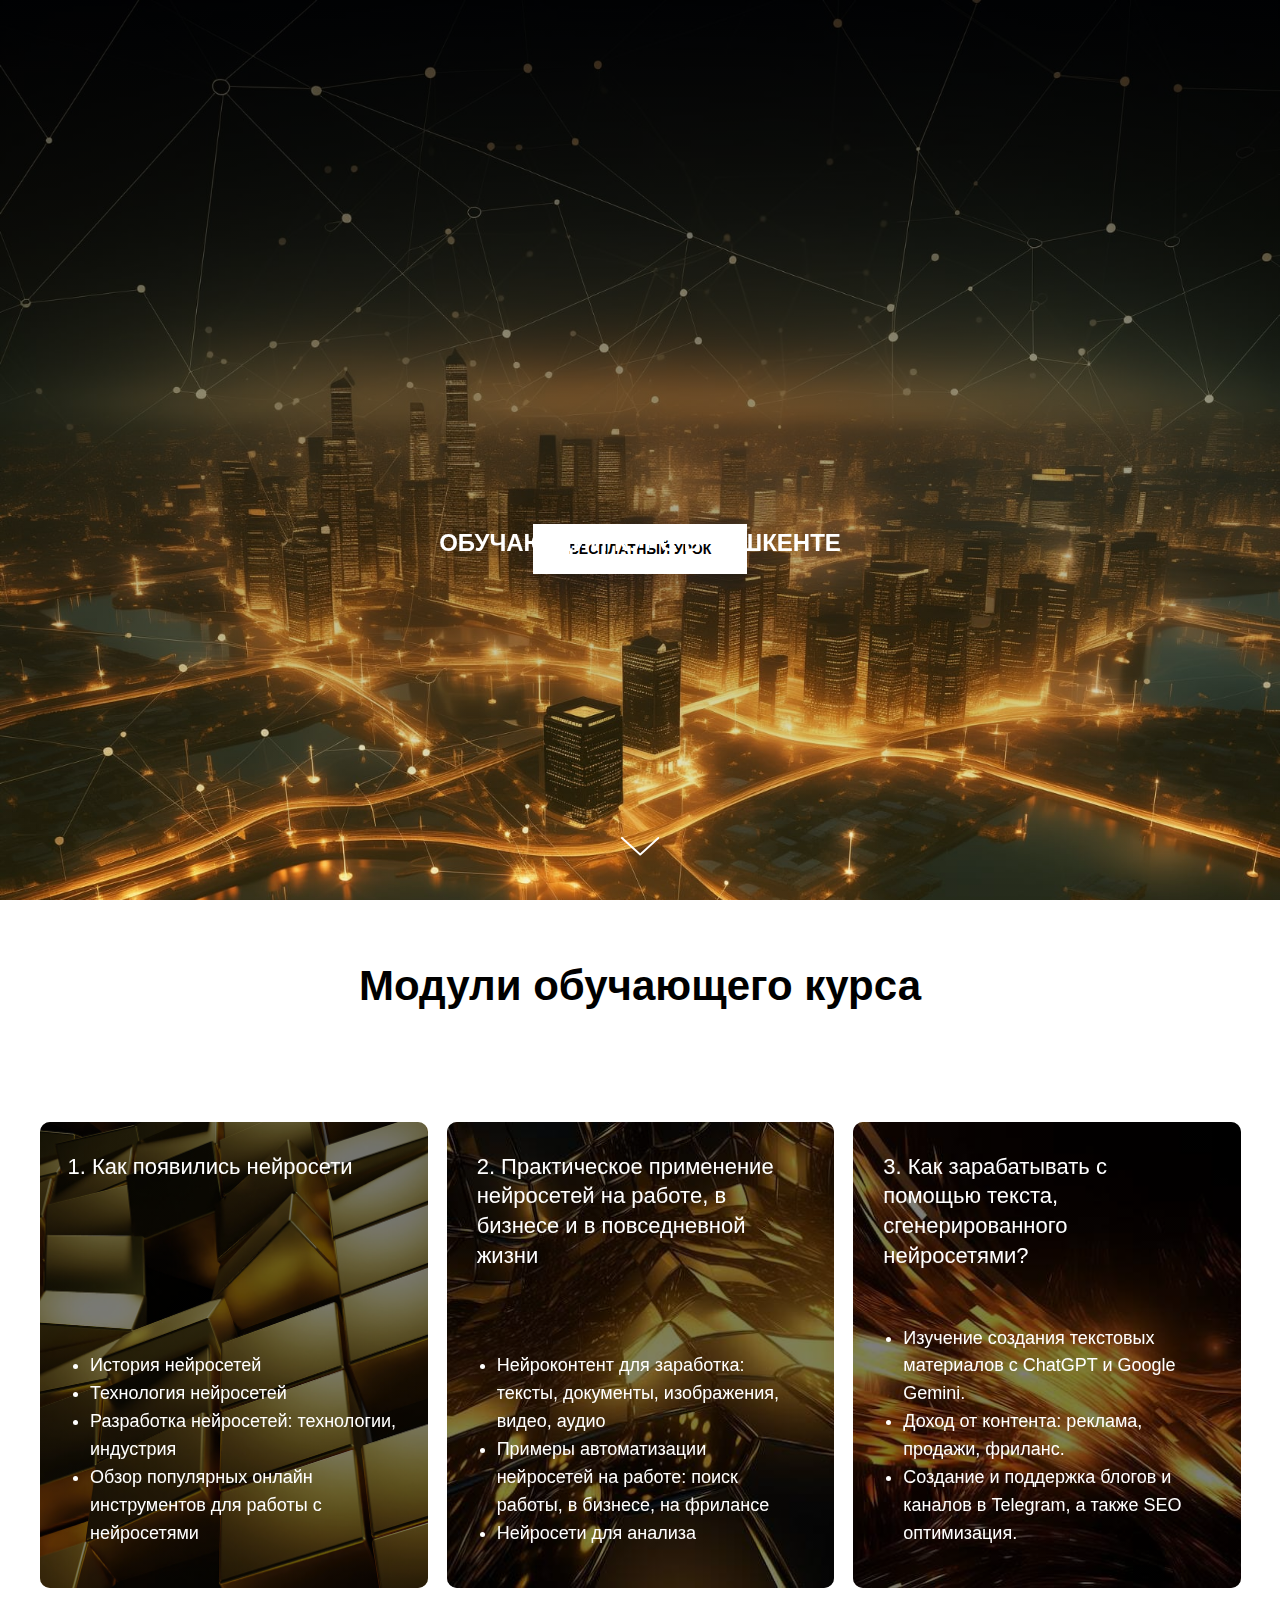
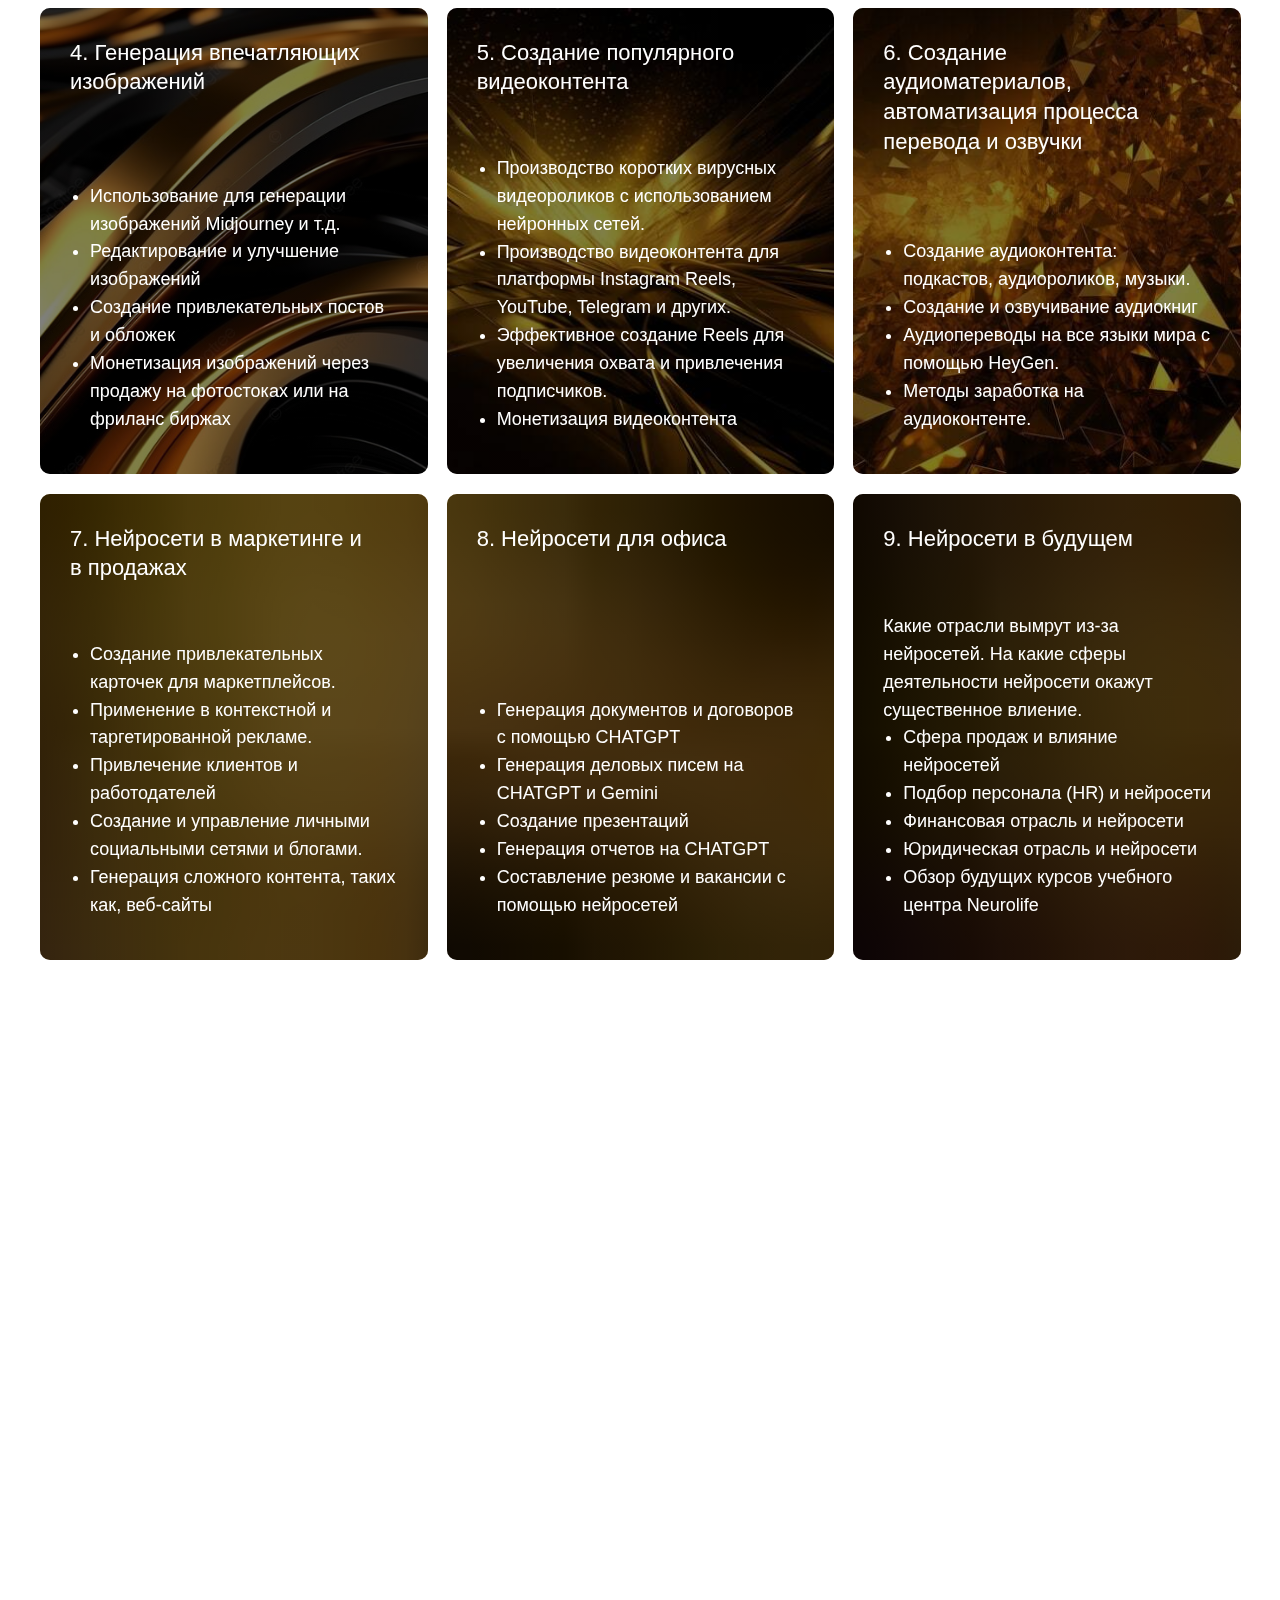
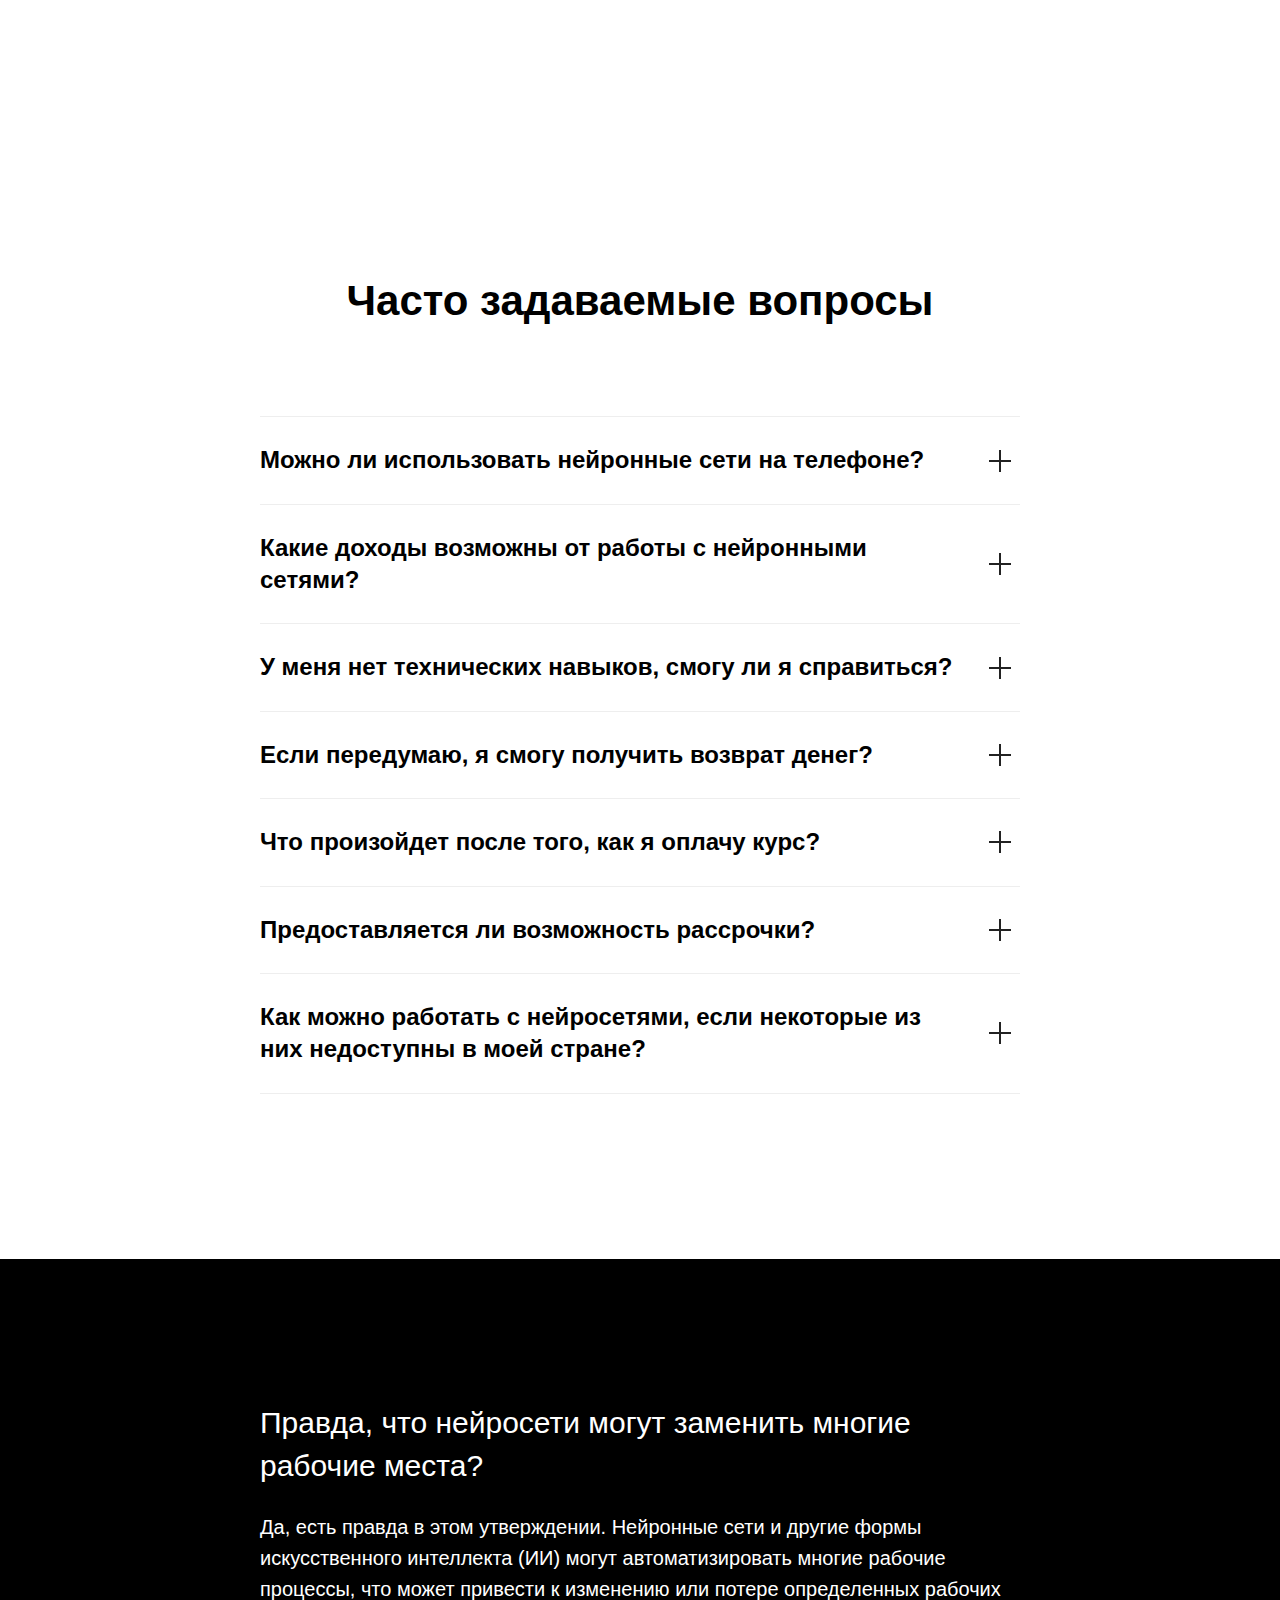
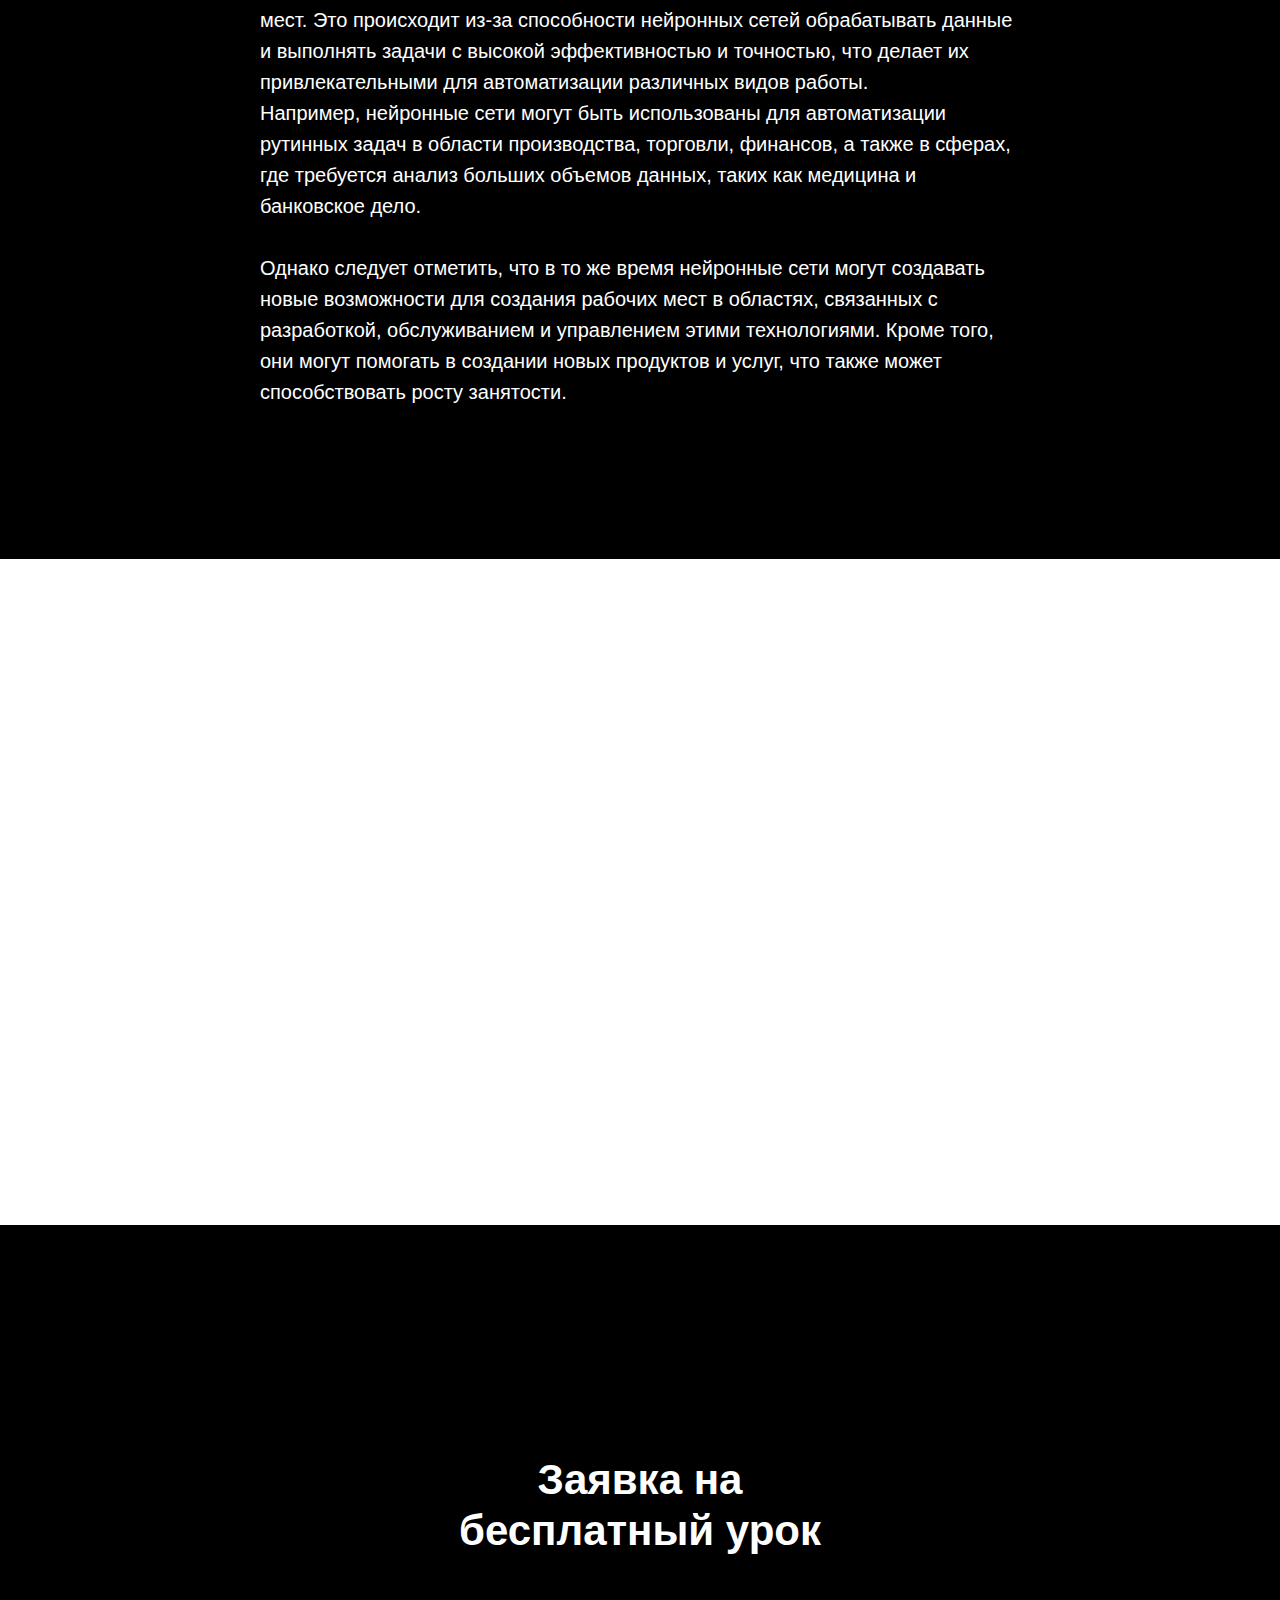
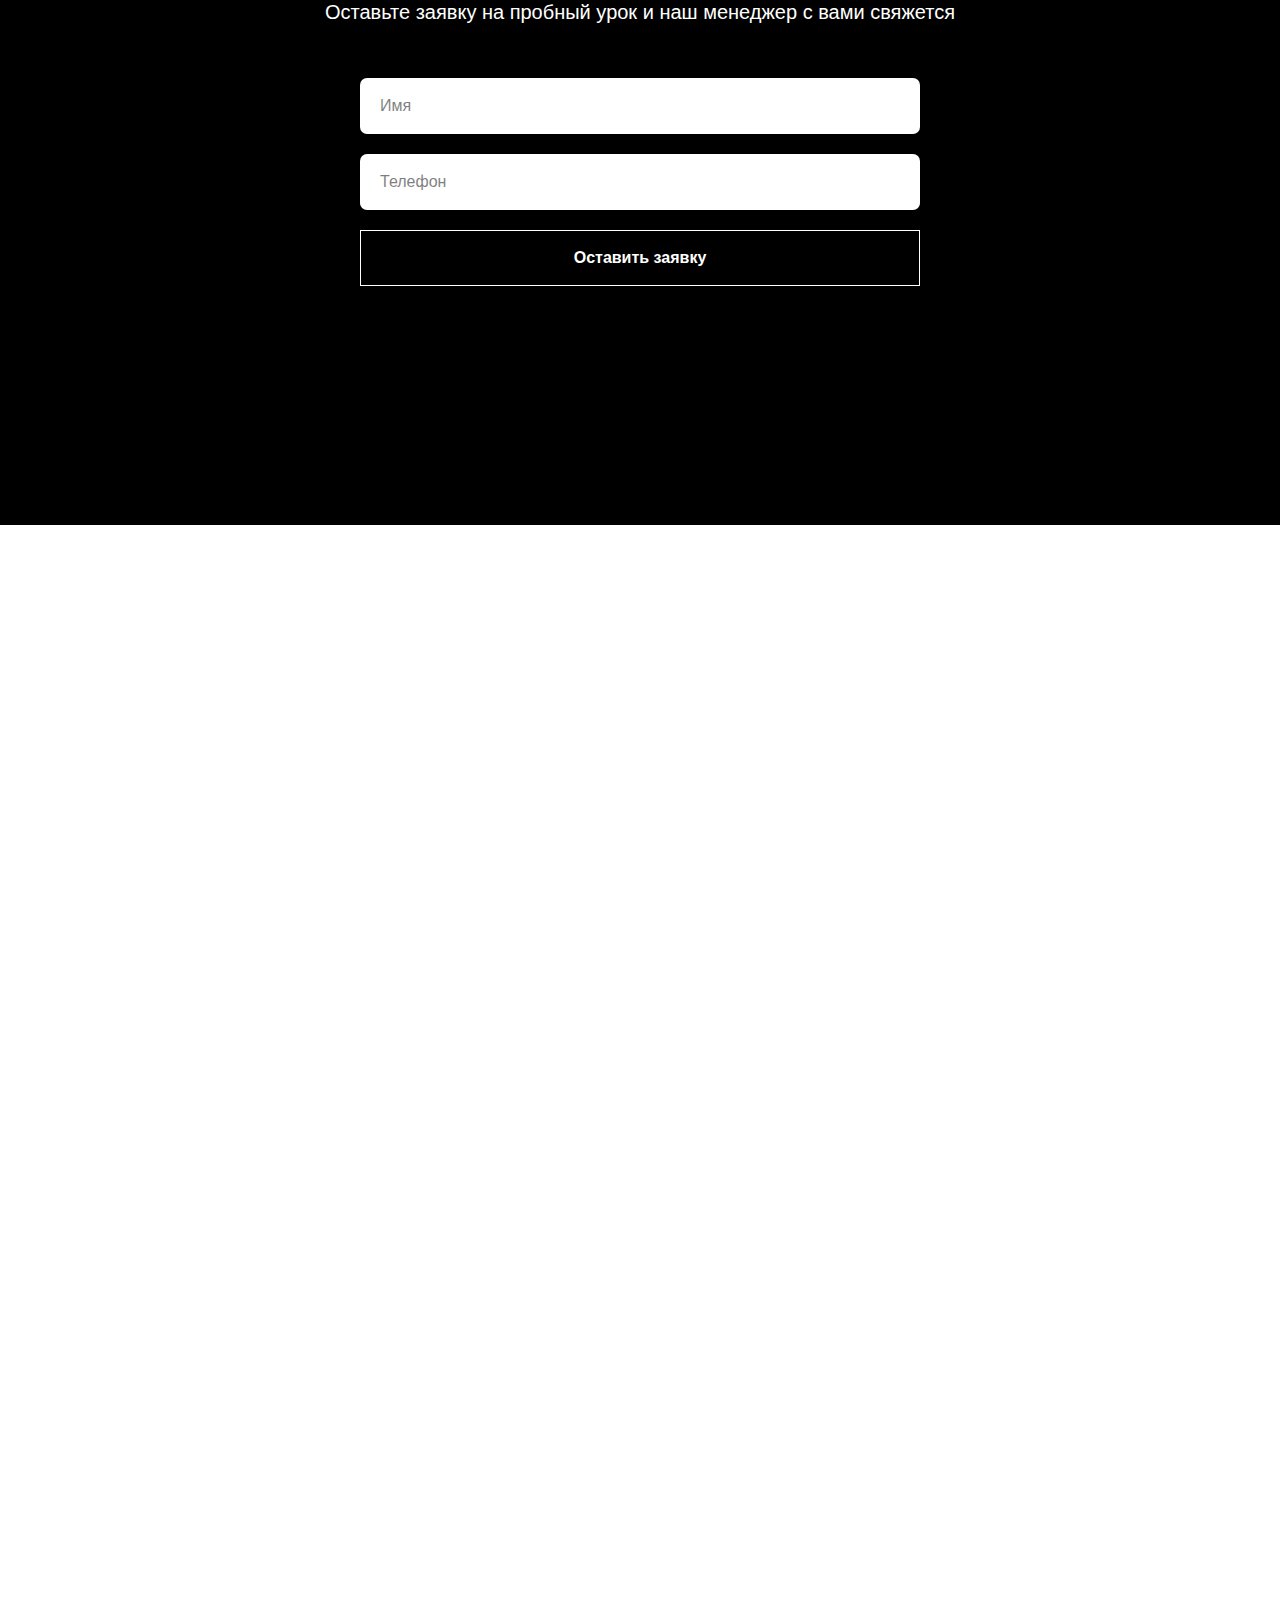
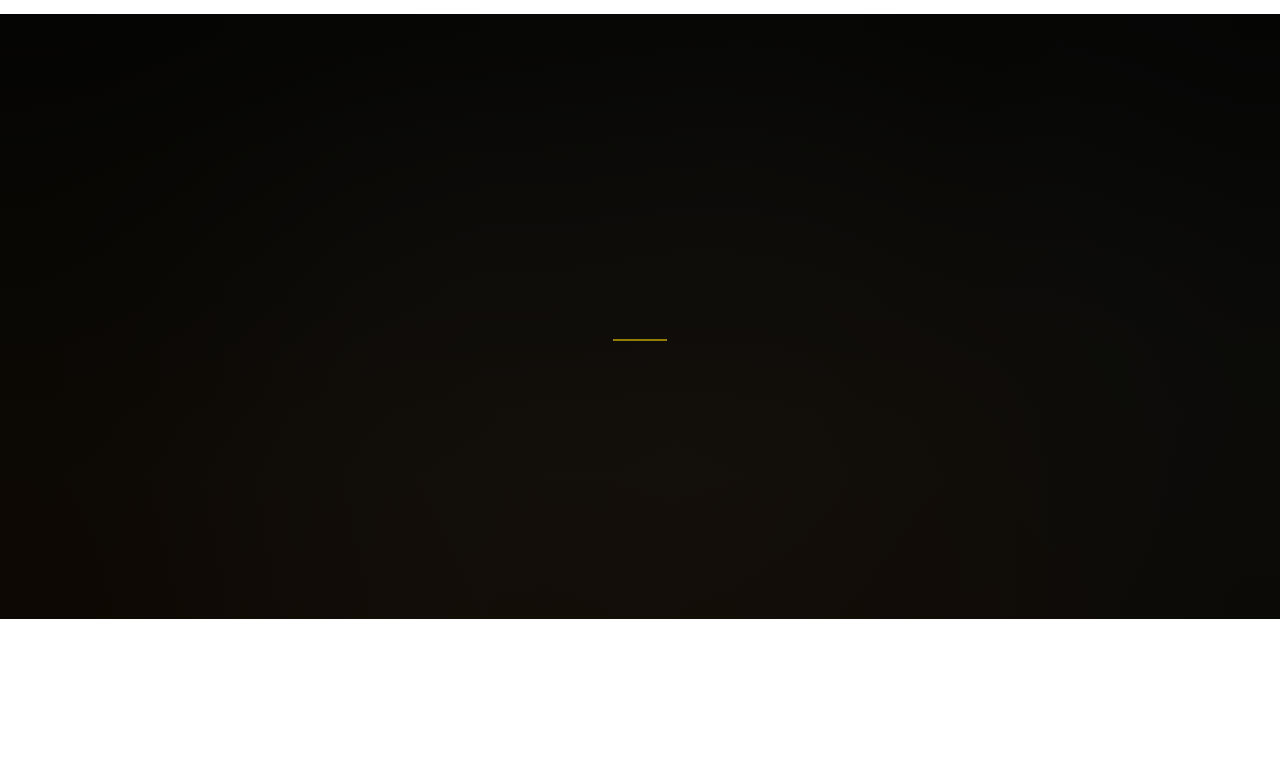
<file: index2.html>
<!DOCTYPE html><html><head><meta charset="utf-8" /><meta http-equiv="Content-Type" content="text/html; charset=utf-8" /><meta name="viewport" content="width=device-width, initial-scale=1.0" /> <!--metatextblock--><title>Neurolife // Нейросети для работы, бизнеса, жизни</title><meta name="description" content="Обучающий курс в Ташкенте" /> <meta property="og:url" content="https://neurolife.guru" /><meta property="og:title" content="NEUROLiFE" /><meta property="og:description" content="Нейросети для работы, бизнеса, жизни" /><meta property="og:type" content="website" /><meta property="og:image" content="images/tild3936-6133-4434-b133-653335303535__obl.jpg" /><link rel="canonical" href="neurolife"><!--/metatextblock--><meta name="format-detection" content="telephone=no" /><meta http-equiv="x-dns-prefetch-control" content="on"><link rel="dns-prefetch" href="https://ws.tildacdn.com"><link rel="shortcut icon" href="images/tild3335-3565-4536-a564-666536313730__us48581r2058x640.ico" type="image/x-icon" /><!-- Assets --><script src="https://neo.tildacdn.com/js/tilda-fallback-1.0.min.js" async charset="utf-8"></script><link rel="stylesheet" href="css/tilda-grid-3.0.min.css" type="text/css" media="all" onerror="this.loaderr='y';"/><link rel="stylesheet" href="css/tilda-blocks-page44759539.min.css?t=1709569275" type="text/css" media="all" onerror="this.loaderr='y';" /><link rel="stylesheet" href="css/tilda-animation-2.0.min.css" type="text/css" media="all" onerror="this.loaderr='y';" /><link rel="stylesheet" href="css/tilda-cover-1.0.min.css" type="text/css" media="all" onerror="this.loaderr='y';" /><link rel="stylesheet" href="css/tilda-cards-1.0.min.css" type="text/css" media="all" onerror="this.loaderr='y';" /><link rel="stylesheet" href="css/tilda-forms-1.0.min.css" type="text/css" media="all" onerror="this.loaderr='y';" /><link rel="stylesheet" href="css/fonts-tildasans.css" type="text/css" media="all" onerror="this.loaderr='y';" /><script nomodule src="js/tilda-polyfill-1.0.min.js" charset="utf-8"></script><script type="text/javascript">function t_onReady(func) {
if (document.readyState != 'loading') {
func();
} else {
document.addEventListener('DOMContentLoaded', func);
}
}
function t_onFuncLoad(funcName, okFunc, time) {
if (typeof window[funcName] === 'function') {
okFunc();
} else {
setTimeout(function() {
t_onFuncLoad(funcName, okFunc, time);
},(time || 100));
}
}function t_throttle(fn, threshhold, scope) {return function () {fn.apply(scope || this, arguments);};}</script><script src="js/tilda-scripts-3.0.min.js" charset="utf-8" defer onerror="this.loaderr='y';"></script><script src="js/tilda-blocks-page44759539.min.js?t=1709569275" charset="utf-8" async onerror="this.loaderr='y';"></script><script src="js/lazyload-1.3.min.export.js" charset="utf-8" async onerror="this.loaderr='y';"></script><script src="js/tilda-animation-2.0.min.js" charset="utf-8" async onerror="this.loaderr='y';"></script><script src="js/tilda-cover-1.0.min.js" charset="utf-8" async onerror="this.loaderr='y';"></script><script src="js/tilda-cards-1.0.min.js" charset="utf-8" async onerror="this.loaderr='y';"></script><script src="js/tilda-forms-1.0.min.js" charset="utf-8" async onerror="this.loaderr='y';"></script><script src="js/tilda-events-1.0.min.js" charset="utf-8" async onerror="this.loaderr='y';"></script><script type="text/javascript">window.dataLayer = window.dataLayer || [];</script><!-- Facebook Pixel Code --><script type="text/javascript" data-tilda-cookie-type="advertising">!function(f,b,e,v,n,t,s)
{if(f.fbq)return;n=f.fbq=function(){n.callMethod?n.callMethod.apply(n,arguments):n.queue.push(arguments)};
if(!f._fbq)f._fbq=n;n.push=n;n.loaded=!0;n.version='2.0';n.agent='pltilda';
n.queue=[];t=b.createElement(e);t.async=!0;
t.src=v;s=b.getElementsByTagName(e)[0];
s.parentNode.insertBefore(t,s)}(window, document,'script','https://connect.facebook.net/en_US/fbevents.js');
fbq('init', '1611724132703540');
fbq('track', 'PageView');</script><!-- End Facebook Pixel Code --><script type="text/javascript">(function () {
if((/bot|google|yandex|baidu|bing|msn|duckduckbot|teoma|slurp|crawler|spider|robot|crawling|facebook/i.test(navigator.userAgent))===false && typeof(sessionStorage)!='undefined' && sessionStorage.getItem('visited')!=='y' && document.visibilityState){
var style=document.createElement('style');
style.type='text/css';
style.innerHTML='@media screen and (min-width: 980px) {.t-records {opacity: 0;}.t-records_animated {-webkit-transition: opacity ease-in-out .2s;-moz-transition: opacity ease-in-out .2s;-o-transition: opacity ease-in-out .2s;transition: opacity ease-in-out .2s;}.t-records.t-records_visible {opacity: 1;}}';
document.getElementsByTagName('head')[0].appendChild(style);
function t_setvisRecs(){
var alr=document.querySelectorAll('.t-records');
Array.prototype.forEach.call(alr, function(el) {
el.classList.add("t-records_animated");
});
setTimeout(function () {
Array.prototype.forEach.call(alr, function(el) {
el.classList.add("t-records_visible");
});
sessionStorage.setItem("visited", "y");
}, 400);
} 
document.addEventListener('DOMContentLoaded', t_setvisRecs);
}
})();</script></head><body class="t-body" style="margin:0;"><!--allrecords--><div id="allrecords" data-tilda-export="yes" class="t-records" data-hook="blocks-collection-content-node" data-tilda-project-id="7278681" data-tilda-page-id="44759539" data-tilda-page-alias="neurolife" data-tilda-formskey="0e2d23b1be6cd7f13590dddba7278681" data-tilda-lazy="yes" data-tilda-root-zone="com" data-tilda-ts="y"><div id="rec714514308" class="r t-rec" style=" " data-record-type="338" ><!-- cover --><div class="t-cover" id="recorddiv714514308"bgimgfield="img"style="height:100vh;background-image:url('images/tild3261-3333-4061-a565-376462376638__-__resize__20x__city2.jpg');"><div class="t-cover__carrier" id="coverCarry714514308"data-content-cover-id="714514308"data-content-cover-bg="images/tild3261-3333-4061-a565-376462376638__city2.jpg"data-display-changed="true"data-content-cover-height="100vh"data-content-cover-parallax="dynamic"style="height:100vh;background-attachment:scroll; background-position:center top;"itemscope itemtype="http://schema.org/ImageObject"><meta itemprop="image" content="images/tild3261-3333-4061-a565-376462376638__city2.jpg"></div><div class="t-cover__filter" style="height:100vh;background-image: -moz-linear-gradient(top, rgba(0,0,0,0.70), rgba(255,213,0,0.10));background-image: -webkit-linear-gradient(top, rgba(0,0,0,0.70), rgba(255,213,0,0.10));background-image: -o-linear-gradient(top, rgba(0,0,0,0.70), rgba(255,213,0,0.10));background-image: -ms-linear-gradient(top, rgba(0,0,0,0.70), rgba(255,213,0,0.10));background-image: linear-gradient(top, rgba(0,0,0,0.70), rgba(255,213,0,0.10));filter: progid:DXImageTransform.Microsoft.gradient(startColorStr='#4c000000', endColorstr='#e5ffd500');"></div><div class="t338"><div class="t-container"><div class="t-col t-col_8 t-prefix_2"><div class="t-cover__wrapper t-valign_top" style="height:100vh; position: relative;z-index: 1;"><div class="t338 t-align_center" style="padding-top: 60px;"><div data-hook-content="covercontent"><div class="t339__wrapper"><div class="t339__blocklogo"><img class="t338__logo t-img t-animate" 
imgfield="img2" 
src="images/tild6261-3138-4332-a164-653231666133__-__empty__neurolife.png" data-original="images/tild6261-3138-4332-a164-653231666133__neurolife.png" data-animate-style="fadein" data-animate-group="yes" data-tu-max-width="800" data-tu-max-height="800" 
style="" data-hook-clogo="coverlogo" 
alt=""></div><div class="t338__title t-title t-title_xxs t-animate" data-animate-style="fadeindown" data-animate-group="yes" field="title">Нейросети для работы, бизнеса, жизни</div><div class="t338__descr t-descr t-descr_xl t-animate" data-animate-style="fadeinup" data-animate-group="yes" field="descr"><strong style="color: rgb(255, 255, 255);">Обучающий курс в Ташкенте</strong></div><div class="t338__buttonwrapper t-btnwrapper" ><a href="#rec714639176" target="" class="t338__btn t-btn t-btn_md " style="color:#000000;background-color:#ffffff;border-radius:0px; -moz-border-radius:0px; -webkit-border-radius:0px;text-transform:uppercase;box-shadow:0px 10px 40px -2px rgba(0,11,48,0.3);" data-buttonfieldset="button"
><table role="presentation" style="width:100%; height:100%;"><tr><td data-field="buttontitle">Бесплатный урок</td></tr></table></a></div></div></div></div></div></div></div></div><!-- arrow --><div class="t-cover__arrow"><div class="t-cover__arrow-wrapper "><div class="t-cover__arrow_mobile"><svg role="presentation" class="t-cover__arrow-svg" style="fill:#ffffff;" x="0px" y="0px" width="38.417px" height="18.592px" viewBox="0 0 38.417 18.592" style="enable-background:new 0 0 38.417 18.592;"><g><path d="M19.208,18.592c-0.241,0-0.483-0.087-0.673-0.261L0.327,1.74c-0.408-0.372-0.438-1.004-0.066-1.413c0.372-0.409,1.004-0.439,1.413-0.066L19.208,16.24L36.743,0.261c0.411-0.372,1.042-0.342,1.413,0.066c0.372,0.408,0.343,1.041-0.065,1.413L19.881,18.332C19.691,18.505,19.449,18.592,19.208,18.592z"/></g></svg></div></div></div><!-- arrow --></div><style> #rec714514308 .t338__title { text-transform: uppercase; } @media screen and (min-width: 900px) { #rec714514308 .t338__title { font-size: 33px; } } #rec714514308 .t338__descr { text-transform: uppercase; opacity: 1; }</style></div><div id="rec714514309" class="r t-rec t-rec_pt_60 t-rec_pb_60" style="padding-top:60px;padding-bottom:60px; " data-record-type="959" ><!-- T959 --><div class="t959"><div class="t-section__container t-container"><div class="t-col t-col_12"><div class="t-section__topwrapper t-align_center"><div class="t-section__title t-title t-title_xs" field="btitle">Модули обучающего курса</div> </div></div></div><div class="t959__container t-card__container t959__container_indent t959__container_mobile-flex" style="padding: 0px 30px 0px 30px;" data-ratio="4_3"><div class="t959__row" data-auto-correct-mobile-width="false"><div class="t959__card t959__card_33 "><div class="t959__card-inner t-card__col t-card__col_withoutbtn t959__card-inner_4-3" style=" border-radius:10px;"> <meta itemprop="image" content="images/tild6261-6666-4763-b738-383731313161__22.jpg"> <div class="t959__card-image t-bgimg t959__card-image_zoom t959__animation_slow" 
bgimgfield="li_img__8722831678362" data-original="images/tild6261-6666-4763-b738-383731313161__22.jpg" 
style="background: url('images/tild6261-6666-4763-b738-383731313161__-__resizeb__20x__22.jpg') no-repeat center; background-size: cover;"
></div><div class="t959__card-overlay t959__animation_slow" style="background: -moz-linear-gradient(top, rgba(0,0,0,0.5), rgba(0,0,0,0.50)); background: -webkit-linear-gradient(top, rgba(0,0,0,0.5), rgba(0,0,0,0.50)); background: -o-linear-gradient(top, rgba(0,0,0,0.5), rgba(0,0,0,0.50)); background: -ms-linear-gradient(top, rgba(0,0,0,0.5), rgba(0,0,0,0.50));"></div><div class="t959__card-content t959__animation_slow"><div class="t-card__title t-name t-name_lg t-align_left" field="li_title__8722831678362"><ol><li>Как появились нейросети</li></ol></div><div class="t-card__descr t-text t-text_sm t-align_left" field="li_descr__8722831678362"><ul><li style="text-align: left;">История нейросетей</li><li style="text-align: left;">Технология нейросетей</li><li style="text-align: left;">Разработка нейросетей: технологии, индустрия</li><li style="text-align: left;">Обзор популярных онлайн инструментов для работы с нейросетями</li></ul></div><style> #rec714514309 .t-card__title { font-size: 22px; font-weight: 400; }</style><svg role="presentation" class="t959__card-arrow t959__card-arrow_hidden" width="14" height="24" viewBox="0 0 14 24" fill="none" xmlns="http://www.w3.org/2000/svg"><path d="M1 0.994385L12 11.9944L1 22.9944" stroke="white" stroke-width="2"/></svg></div></div></div><div class="t959__card t959__card_33 "><div class="t959__card-inner t-card__col t-card__col_withoutbtn t959__card-inner_4-3" style=" border-radius:10px;"> <meta itemprop="image" content="images/tild6661-3034-4066-b332-326635306232__11.jpg"> <div class="t959__card-image t-bgimg t959__card-image_zoom t959__animation_slow" 
bgimgfield="li_img__8722831678360" data-original="images/tild6661-3034-4066-b332-326635306232__11.jpg" 
style="background: url('images/tild6661-3034-4066-b332-326635306232__-__resizeb__20x__11.jpg') no-repeat center; background-size: cover;"
></div><div class="t959__card-overlay t959__animation_slow" style="background: -moz-linear-gradient(top, rgba(0,0,0,0.5), rgba(0,0,0,0.50)); background: -webkit-linear-gradient(top, rgba(0,0,0,0.5), rgba(0,0,0,0.50)); background: -o-linear-gradient(top, rgba(0,0,0,0.5), rgba(0,0,0,0.50)); background: -ms-linear-gradient(top, rgba(0,0,0,0.5), rgba(0,0,0,0.50));"></div><div class="t959__card-content t959__animation_slow"><div class="t-card__title t-name t-name_lg t-align_left" field="li_title__8722831678360"><p style="text-align: left;">2. Практическое применение нейросетей на работе, в бизнесе и в повседневной жизни </p></div><div class="t-card__descr t-text t-text_sm t-align_left" field="li_descr__8722831678360"><ul><li style="text-align: left;">Нейроконтент для заработка: тексты, документы, изображения, видео, аудио</li><li style="text-align: left;">Примеры автоматизации нейросетей на работе: поиск работы, в бизнесе, на фрилансе</li><li style="text-align: left;">Нейросети для анализа</li></ul></div><style> #rec714514309 .t-card__title { font-size: 22px; font-weight: 400; }</style><svg role="presentation" class="t959__card-arrow t959__card-arrow_hidden" width="14" height="24" viewBox="0 0 14 24" fill="none" xmlns="http://www.w3.org/2000/svg"><path d="M1 0.994385L12 11.9944L1 22.9944" stroke="white" stroke-width="2"/></svg></div></div></div><div class="t959__card t959__card_33 "><div class="t959__card-inner t-card__col t-card__col_withoutbtn t959__card-inner_4-3" style=" border-radius:10px;"> <meta itemprop="image" content="images/tild3539-6236-4334-b430-636538623031__33.jpg"> <div class="t959__card-image t-bgimg t959__card-image_zoom t959__animation_slow" 
bgimgfield="li_img__8722831678361" data-original="images/tild3539-6236-4334-b430-636538623031__33.jpg" 
style="background: url('images/tild3539-6236-4334-b430-636538623031__-__resizeb__20x__33.jpg') no-repeat center; background-size: cover;"
></div><div class="t959__card-overlay t959__animation_slow" style="background: -moz-linear-gradient(top, rgba(0,0,0,0.5), rgba(0,0,0,0.50)); background: -webkit-linear-gradient(top, rgba(0,0,0,0.5), rgba(0,0,0,0.50)); background: -o-linear-gradient(top, rgba(0,0,0,0.5), rgba(0,0,0,0.50)); background: -ms-linear-gradient(top, rgba(0,0,0,0.5), rgba(0,0,0,0.50));"></div><div class="t959__card-content t959__animation_slow"><div class="t-card__title t-name t-name_lg t-align_left" field="li_title__8722831678361"><p style="text-align: left;">3. Как зарабатывать с помощью текста, сгенерированного нейросетями?</p></div><div class="t-card__descr t-text t-text_sm t-align_left" field="li_descr__8722831678361"><ul><li style="text-align: left;">Изучение создания текстовых материалов с ChatGPT и Google Gemini.</li><li style="text-align: left;">Доход от контента: реклама, продажи, фриланс.</li><li style="text-align: left;">Создание и поддержка блогов и каналов в Telegram, а также SEO оптимизация.</li></ul></div><style> #rec714514309 .t-card__title { font-size: 22px; font-weight: 400; }</style><svg role="presentation" class="t959__card-arrow t959__card-arrow_hidden" width="14" height="24" viewBox="0 0 14 24" fill="none" xmlns="http://www.w3.org/2000/svg"><path d="M1 0.994385L12 11.9944L1 22.9944" stroke="white" stroke-width="2"/></svg></div></div></div></div><div class="t959__row" data-auto-correct-mobile-width="false"><div class="t959__card t959__card_33 "><div class="t959__card-inner t-card__col t-card__col_withoutbtn t959__card-inner_4-3" style=" border-radius:10px;"> <meta itemprop="image" content="images/tild6633-3337-4465-b835-633936366138__55.jpg"> <div class="t959__card-image t-bgimg t959__card-image_zoom t959__animation_slow" 
bgimgfield="li_img__8722831678363" data-original="images/tild6633-3337-4465-b835-633936366138__55.jpg" 
style="background: url('images/tild6633-3337-4465-b835-633936366138__-__resizeb__20x__55.jpg') no-repeat center; background-size: cover;"
></div><div class="t959__card-overlay t959__animation_slow" style="background: -moz-linear-gradient(top, rgba(0,0,0,0.5), rgba(0,0,0,0.50)); background: -webkit-linear-gradient(top, rgba(0,0,0,0.5), rgba(0,0,0,0.50)); background: -o-linear-gradient(top, rgba(0,0,0,0.5), rgba(0,0,0,0.50)); background: -ms-linear-gradient(top, rgba(0,0,0,0.5), rgba(0,0,0,0.50));"></div><div class="t959__card-content t959__animation_slow"><div class="t-card__title t-name t-name_lg t-align_left" field="li_title__8722831678363"><p style="text-align: left;">4. Генерация впечатляющих изображений </p></div><div class="t-card__descr t-text t-text_sm t-align_left" field="li_descr__8722831678363"><ul><li style="text-align: left;">Использование для генерации изображений Midjourney и т.д.</li><li style="text-align: left;">Редактирование и улучшение изображений</li><li style="text-align: left;">Создание привлекательных постов и обложек</li><li style="text-align: left;">Монетизация изображений через продажу на фотостоках или на фриланс биржах</li></ul></div><style> #rec714514309 .t-card__title { font-size: 22px; font-weight: 400; }</style><svg role="presentation" class="t959__card-arrow t959__card-arrow_hidden" width="14" height="24" viewBox="0 0 14 24" fill="none" xmlns="http://www.w3.org/2000/svg"><path d="M1 0.994385L12 11.9944L1 22.9944" stroke="white" stroke-width="2"/></svg></div></div></div><div class="t959__card t959__card_33 "><div class="t959__card-inner t-card__col t-card__col_withoutbtn t959__card-inner_4-3" style=" border-radius:10px;"> <meta itemprop="image" content="images/tild6538-3432-4631-b834-656233343531__66.jpg"> <div class="t959__card-image t-bgimg t959__card-image_zoom t959__animation_slow" 
bgimgfield="li_img__8722831678364" data-original="images/tild6538-3432-4631-b834-656233343531__66.jpg" 
style="background: url('images/tild6538-3432-4631-b834-656233343531__-__resizeb__20x__66.jpg') no-repeat center; background-size: cover;"
></div><div class="t959__card-overlay t959__animation_slow" style="background: -moz-linear-gradient(top, rgba(0,0,0,0.5), rgba(0,0,0,0.50)); background: -webkit-linear-gradient(top, rgba(0,0,0,0.5), rgba(0,0,0,0.50)); background: -o-linear-gradient(top, rgba(0,0,0,0.5), rgba(0,0,0,0.50)); background: -ms-linear-gradient(top, rgba(0,0,0,0.5), rgba(0,0,0,0.50));"></div><div class="t959__card-content t959__animation_slow"><div class="t-card__title t-name t-name_lg t-align_left" field="li_title__8722831678364">5. Создание популярного видеоконтента</div><div class="t-card__descr t-text t-text_sm t-align_left" field="li_descr__8722831678364"><br /><ul><li style="text-align: left;">Производство коротких вирусных видеороликов с использованием нейронных сетей.</li><li style="text-align: left;">Производство видеоконтента для платформы Instagram Reels, YouTube, Telegram и других.</li><li style="text-align: left;">Эффективное создание Reels для увеличения охвата и привлечения подписчиков.</li><li style="text-align: left;">Монетизация видеоконтента</li></ul></div><style> #rec714514309 .t-card__title { font-size: 22px; font-weight: 400; }</style><svg role="presentation" class="t959__card-arrow t959__card-arrow_hidden" width="14" height="24" viewBox="0 0 14 24" fill="none" xmlns="http://www.w3.org/2000/svg"><path d="M1 0.994385L12 11.9944L1 22.9944" stroke="white" stroke-width="2"/></svg></div></div></div><div class="t959__card t959__card_33 "><div class="t959__card-inner t-card__col t-card__col_withoutbtn t959__card-inner_4-3" style=" border-radius:10px;"> <meta itemprop="image" content="images/tild3462-6538-4362-b766-343266363266__77.jpg"> <div class="t959__card-image t-bgimg t959__card-image_zoom t959__animation_slow" 
bgimgfield="li_img__8722831678365" data-original="images/tild3462-6538-4362-b766-343266363266__77.jpg" 
style="background: url('images/tild3462-6538-4362-b766-343266363266__-__resizeb__20x__77.jpg') no-repeat center; background-size: cover;"
></div><div class="t959__card-overlay t959__animation_slow" style="background: -moz-linear-gradient(top, rgba(0,0,0,0.5), rgba(0,0,0,0.50)); background: -webkit-linear-gradient(top, rgba(0,0,0,0.5), rgba(0,0,0,0.50)); background: -o-linear-gradient(top, rgba(0,0,0,0.5), rgba(0,0,0,0.50)); background: -ms-linear-gradient(top, rgba(0,0,0,0.5), rgba(0,0,0,0.50));"></div><div class="t959__card-content t959__animation_slow"><div class="t-card__title t-name t-name_lg t-align_left" field="li_title__8722831678365"><p style="text-align: left;">6. Создание аудиоматериалов, автоматизация процесса перевода и озвучки </p></div><div class="t-card__descr t-text t-text_sm t-align_left" field="li_descr__8722831678365"><ul><li style="text-align: left;">Создание аудиоконтента: подкастов, аудиороликов, музыки. </li><li style="text-align: left;">Создание и озвучивание аудиокниг </li><li style="text-align: left;">Аудиопереводы на все языки мира с помощью HeyGen. </li><li style="text-align: left;">Методы заработка на аудиоконтенте. </li></ul></div><style> #rec714514309 .t-card__title { font-size: 22px; font-weight: 400; }</style><svg role="presentation" class="t959__card-arrow t959__card-arrow_hidden" width="14" height="24" viewBox="0 0 14 24" fill="none" xmlns="http://www.w3.org/2000/svg"><path d="M1 0.994385L12 11.9944L1 22.9944" stroke="white" stroke-width="2"/></svg></div></div></div></div><div class="t959__row" data-auto-correct-mobile-width="false"><div class="t959__card t959__card_33 "><div class="t959__card-inner t-card__col t-card__col_withoutbtn t959__card-inner_4-3" style=" border-radius:10px;"> <meta itemprop="image" content="images/tild6533-3966-4435-b138-393239316364__88.jpg"> <div class="t959__card-image t-bgimg t959__card-image_zoom t959__animation_slow" 
bgimgfield="li_img__1709471177825" data-original="images/tild6533-3966-4435-b138-393239316364__88.jpg" 
style="background: url('images/tild6533-3966-4435-b138-393239316364__-__resizeb__20x__88.jpg') no-repeat center; background-size: cover;"
></div><div class="t959__card-overlay t959__animation_slow" style="background: -moz-linear-gradient(top, rgba(0,0,0,0.5), rgba(0,0,0,0.50)); background: -webkit-linear-gradient(top, rgba(0,0,0,0.5), rgba(0,0,0,0.50)); background: -o-linear-gradient(top, rgba(0,0,0,0.5), rgba(0,0,0,0.50)); background: -ms-linear-gradient(top, rgba(0,0,0,0.5), rgba(0,0,0,0.50));"></div><div class="t959__card-content t959__animation_slow"><div class="t-card__title t-name t-name_lg t-align_left" field="li_title__1709471177825"><p style="text-align: left;">7. Нейросети в маркетинге и в продажах </p></div><div class="t-card__descr t-text t-text_sm t-align_left" field="li_descr__1709471177825"><ul><li style="text-align: left;">Создание привлекательных карточек для маркетплейсов.</li><li style="text-align: left;">Применение в контекстной и таргетированной рекламе.</li><li style="text-align: left;">Привлечение клиентов и работодателей</li><li style="text-align: left;">Создание и управление личными социальными сетями и блогами.</li><li style="text-align: left;">Генерация сложного контента, таких как, веб-сайты</li></ul></div><style> #rec714514309 .t-card__title { font-size: 22px; font-weight: 400; }</style><svg role="presentation" class="t959__card-arrow t959__card-arrow_hidden" width="14" height="24" viewBox="0 0 14 24" fill="none" xmlns="http://www.w3.org/2000/svg"><path d="M1 0.994385L12 11.9944L1 22.9944" stroke="white" stroke-width="2"/></svg></div></div></div><div class="t959__card t959__card_33 "><div class="t959__card-inner t-card__col t-card__col_withoutbtn t959__card-inner_4-3" style=" border-radius:10px;"> <meta itemprop="image" content="images/tild6630-3764-4861-a437-643938643062__99.jpg"> <div class="t959__card-image t-bgimg t959__card-image_zoom t959__animation_slow" 
bgimgfield="li_img__1709471608268" data-original="images/tild6630-3764-4861-a437-643938643062__99.jpg" 
style="background: url('images/tild6630-3764-4861-a437-643938643062__-__resizeb__20x__99.jpg') no-repeat center; background-size: cover;"
></div><div class="t959__card-overlay t959__animation_slow" style="background: -moz-linear-gradient(top, rgba(0,0,0,0.5), rgba(0,0,0,0.50)); background: -webkit-linear-gradient(top, rgba(0,0,0,0.5), rgba(0,0,0,0.50)); background: -o-linear-gradient(top, rgba(0,0,0,0.5), rgba(0,0,0,0.50)); background: -ms-linear-gradient(top, rgba(0,0,0,0.5), rgba(0,0,0,0.50));"></div><div class="t959__card-content t959__animation_slow"><div class="t-card__title t-name t-name_lg t-align_left" field="li_title__1709471608268"><p style="text-align: left;">8. Нейросети для офиса </p></div><div class="t-card__descr t-text t-text_sm t-align_left" field="li_descr__1709471608268"><ul><li style="text-align: left;">Генерация документов и договоров с помощью CHATGPT </li><li style="text-align: left;">Генерация деловых писем на CHATGPT и Gemini </li><li style="text-align: left;">Создание презентаций </li><li style="text-align: left;">Генерация отчетов на CHATGPT </li><li style="text-align: left;">Составление резюме и вакансии c помощью нейросетей </li></ul></div><style> #rec714514309 .t-card__title { font-size: 22px; font-weight: 400; }</style><svg role="presentation" class="t959__card-arrow t959__card-arrow_hidden" width="14" height="24" viewBox="0 0 14 24" fill="none" xmlns="http://www.w3.org/2000/svg"><path d="M1 0.994385L12 11.9944L1 22.9944" stroke="white" stroke-width="2"/></svg></div></div></div><div class="t959__card t959__card_33 "><div class="t959__card-inner t-card__col t-card__col_withoutbtn t959__card-inner_4-3" style=" border-radius:10px;"> <meta itemprop="image" content="images/tild6161-3536-4530-a162-323162343131__222.jpg"> <div class="t959__card-image t-bgimg t959__card-image_zoom t959__animation_slow" 
bgimgfield="li_img__1709471633215" data-original="images/tild6161-3536-4530-a162-323162343131__222.jpg" 
style="background: url('images/tild6161-3536-4530-a162-323162343131__-__resizeb__20x__222.jpg') no-repeat center; background-size: cover;"
></div><div class="t959__card-overlay t959__animation_slow" style="background: -moz-linear-gradient(top, rgba(0,0,0,0.5), rgba(0,0,0,0.50)); background: -webkit-linear-gradient(top, rgba(0,0,0,0.5), rgba(0,0,0,0.50)); background: -o-linear-gradient(top, rgba(0,0,0,0.5), rgba(0,0,0,0.50)); background: -ms-linear-gradient(top, rgba(0,0,0,0.5), rgba(0,0,0,0.50));"></div><div class="t959__card-content t959__animation_slow"><div class="t-card__title t-name t-name_lg t-align_left" field="li_title__1709471633215"><p style="text-align: left;">9. Нейросети в будущем </p></div><div class="t-card__descr t-text t-text_sm t-align_left" field="li_descr__1709471633215"><p style="text-align: left;">Какие отрасли вымрут из-за нейросетей. На какие сферы деятельности нейросети окажут существенное влиение. </p><ul><li style="text-align: left;">Сфера продаж и влияние нейросетей </li><li style="text-align: left;">Подбор персонала (HR) и нейросети </li><li style="text-align: left;">Финансовая отрасль и нейросети </li><li style="text-align: left;">Юридическая отрасль и нейросети </li><li style="text-align: left;">Обзор будущих курсов учебного центра Neurolife </li></ul></div><style> #rec714514309 .t-card__title { font-size: 22px; font-weight: 400; }</style><svg role="presentation" class="t959__card-arrow t959__card-arrow_hidden" width="14" height="24" viewBox="0 0 14 24" fill="none" xmlns="http://www.w3.org/2000/svg"><path d="M1 0.994385L12 11.9944L1 22.9944" stroke="white" stroke-width="2"/></svg></div></div></div></div></div></div><script>t_onReady(function () {
t_onFuncLoad('t959__init', function () {
t959__init('714514309');
});
});</script></div><div id="rec714584428" class="r t-rec" style=" " data-record-type="1031" ><!-- t1031 --><!-- cover --><div class="t-cover" id="recorddiv714584428"bgimgfield="img"style="height:80vh;background-image:url('images/tild6261-3434-4331-b238-653861626235__-__resize__20x__default_ai_network_b.jpeg');"><div class="t-cover__carrier" id="coverCarry714584428"data-content-cover-id="714584428"data-content-cover-bg="images/tild6261-3434-4331-b238-653861626235__default_ai_network_b.jpeg"data-display-changed="true"data-content-cover-height="80vh"data-content-cover-parallax=""style="height:80vh;background-attachment:scroll; "itemscope itemtype="http://schema.org/ImageObject"><meta itemprop="image" content="images/tild6261-3434-4331-b238-653861626235__default_ai_network_b.jpeg"></div><div class="t-cover__filter" style="height:80vh;background-color: #000;opacity: 0.3;"></div><div class="t1031"><div class="t-container"><div class="t-cover__wrapper t-valign_middle" style="height:80vh;"> <div class="t1031__wrapper" data-hook-content="covercontent"><div class="t1031__textwrapper t-width t-width_6"><div class="t1031__title t-section_title t-title t-title_md" field="title"><div style="font-size: 28px;" data-customstyle="yes">За 2 месяца интенсивного обучения вы научитесь:</div></div><div class="t1031__descr t-section_descr t-descr t-descr_md" field="descr"><div style="font-size: 40px;" data-customstyle="yes"></div></div></div><ul role="list" class="t1031__blockswrapper t-list__container_inrow3"><li class="t1031__col t-list__item t-item t-col t-col_4"
><div class="t1031__wrapper"><div class="t1031__title t-name t-name_md" field="li_title__6514766621370"><p style="text-align: left;">Передовые нейросети</p></div><div class="t1031__descr t-descr t-descr_xxs" field="li_descr__6514766621370"><p style="text-align: left;">Научитесь пользоваться ChatGPT, Gemini, Midjourney и другими топовыми нейросетями</p></div></div></li><li class="t1031__col t-list__item t-item t-col t-col_4"
><div class="t1031__wrapper"><div class="t1031__title t-name t-name_md" field="li_title__6514766621371"><p style="text-align: left;">Востребованный контент</p></div><div class="t1031__descr t-descr t-descr_xxs" field="li_descr__6514766621371"><p style="text-align: left;">научитесь Cоздавать востребованный контент: тексты, картинки, аудио, видео</p></div></div></li><li class="t1031__col t-list__item t-item t-col t-col_4"
><div class="t1031__wrapper"><div class="t1031__title t-name t-name_md" field="li_title__6514766621372"><p style="text-align: left;">Применение</p></div><div class="t1031__descr t-descr t-descr_xxs" field="li_descr__6514766621372"><p style="text-align: left;">Разберетесь, как использовать нейросети на работе, в бизнесе, на фриланс проектах и. в повседневной жизни</p></div></div></li></ul></div></div></div></div></div><style> #rec714584428 .t1031__blockswrapper .t1031__title { font-size: 22px; text-transform: uppercase; } #rec714584428 .t1031__blockswrapper .t1031__descr { font-size: 22px; text-transform: lowercase; }</style></div><div id="rec714537685" class="r t-rec t-rec_pt_135 t-rec_pb_165" style="padding-top:135px;padding-bottom:165px; " data-animationappear="off" data-record-type="849" ><!-- t849--><div class="t849"><div class="t-section__container t-container"><div class="t-col t-col_12"><div class="t-section__topwrapper t-align_center"><div class="t-section__title t-title t-title_xs" field="btitle">Часто задаваемые вопросы</div> </div></div></div><div class="t-container"><div class="t-item t-col t-col_8 t-prefix_2"><div class="t849__accordion" data-accordion="false"><div class="t849__wrapper"><div class="t849__header " style="border-top: 1px solid #eee;"><button type="button" 
class="t849__trigger-button " 
aria-controls="accordion1_714537685" 
aria-expanded="false"
><span class="t849__title t-name t-name_xl" field="li_title__8814642176290">Можно ли использовать нейронные сети на телефоне?</span><svg class="t849__icon" role="presentation" focusable="false" viewBox="0 0 40 40" xmlns="http://www.w3.org/2000/svg"><circle cx="20" cy="20" r="20" stroke-width="0" /><g class="t849__lines" stroke-width="2px" fill="none"><path d="M9 20H31" /><path d="M20 9V31" /></g></svg></button></div><div class="t849__content" 
id="accordion1_714537685"
hidden ><div class="t849__textwrapper"><div class="t849__text t-descr t-descr_sm" field="li_descr__8814642176290">Да, это возможно, однако для работы с нейронными сетями предпочтительнее использовать компьютер или планшет.</div></div></div></div></div></div><div class="t-item t-col t-col_8 t-prefix_2"><div class="t849__accordion" data-accordion="false"><div class="t849__wrapper"><div class="t849__header " style="border-top: 1px solid #eee;"><button type="button" 
class="t849__trigger-button " 
aria-controls="accordion2_714537685" 
aria-expanded="false"
><span class="t849__title t-name t-name_xl" field="li_title__8814642176291">Какие доходы возможны от работы с нейронными сетями?</span><svg class="t849__icon" role="presentation" focusable="false" viewBox="0 0 40 40" xmlns="http://www.w3.org/2000/svg"><circle cx="20" cy="20" r="20" stroke-width="0" /><g class="t849__lines" stroke-width="2px" fill="none"><path d="M9 20H31" /><path d="M20 9V31" /></g></svg></button></div><div class="t849__content" 
id="accordion2_714537685"
hidden ><div class="t849__textwrapper"><div class="t849__text t-descr t-descr_sm" field="li_descr__8814642176291">Ваш заработок зависит от вас. Мы предоставляем все необходимые инструменты для работы с нейросетями.</div></div></div></div></div></div><div class="t-item t-col t-col_8 t-prefix_2"><div class="t849__accordion" data-accordion="false"><div class="t849__wrapper"><div class="t849__header " style="border-top: 1px solid #eee;"><button type="button" 
class="t849__trigger-button " 
aria-controls="accordion3_714537685" 
aria-expanded="false"
><span class="t849__title t-name t-name_xl" field="li_title__8814642176292">У меня нет технических навыков, смогу ли я справиться?</span><svg class="t849__icon" role="presentation" focusable="false" viewBox="0 0 40 40" xmlns="http://www.w3.org/2000/svg"><circle cx="20" cy="20" r="20" stroke-width="0" /><g class="t849__lines" stroke-width="2px" fill="none"><path d="M9 20H31" /><path d="M20 9V31" /></g></svg></button></div><div class="t849__content" 
id="accordion3_714537685"
hidden ><div class="t849__textwrapper"><div class="t849__text t-descr t-descr_sm" field="li_descr__8814642176292">Да, безусловно. Мы предоставляем подробные инструкции и готовы помочь на каждом этапе.</div></div></div></div></div></div><div class="t-item t-col t-col_8 t-prefix_2"><div class="t849__accordion" data-accordion="false"><div class="t849__wrapper"><div class="t849__header " style="border-top: 1px solid #eee;"><button type="button" 
class="t849__trigger-button " 
aria-controls="accordion4_714537685" 
aria-expanded="false"
><span class="t849__title t-name t-name_xl" field="li_title__8814642176293">Если передумаю, я смогу получить возврат денег?</span><svg class="t849__icon" role="presentation" focusable="false" viewBox="0 0 40 40" xmlns="http://www.w3.org/2000/svg"><circle cx="20" cy="20" r="20" stroke-width="0" /><g class="t849__lines" stroke-width="2px" fill="none"><path d="M9 20H31" /><path d="M20 9V31" /></g></svg></button></div><div class="t849__content" 
id="accordion4_714537685"
hidden ><div class="t849__textwrapper"><div class="t849__text t-descr t-descr_sm" field="li_descr__8814642176293">Да, если вам не понравится обучение, вы можете вернуть свои деньги в течение 14 дней после оплаты.</div></div></div></div></div></div><div class="t-item t-col t-col_8 t-prefix_2"><div class="t849__accordion" data-accordion="false"><div class="t849__wrapper"><div class="t849__header " style="border-top: 1px solid #eee;"><button type="button" 
class="t849__trigger-button " 
aria-controls="accordion5_714537685" 
aria-expanded="false"
><span class="t849__title t-name t-name_xl" field="li_title__1709472202526">Что произойдет после того, как я оплачу курс?</span><svg class="t849__icon" role="presentation" focusable="false" viewBox="0 0 40 40" xmlns="http://www.w3.org/2000/svg"><circle cx="20" cy="20" r="20" stroke-width="0" /><g class="t849__lines" stroke-width="2px" fill="none"><path d="M9 20H31" /><path d="M20 9V31" /></g></svg></button></div><div class="t849__content" 
id="accordion5_714537685"
hidden ><div class="t849__textwrapper"><div class="t849__text t-descr t-descr_sm" field="li_descr__1709472202526">После оплаты курса наш менеджер свяжется с вами, чтобы обсудить расписание и следующие шаги.</div></div></div></div></div></div><div class="t-item t-col t-col_8 t-prefix_2"><div class="t849__accordion" data-accordion="false"><div class="t849__wrapper"><div class="t849__header " style="border-top: 1px solid #eee;"><button type="button" 
class="t849__trigger-button " 
aria-controls="accordion6_714537685" 
aria-expanded="false"
><span class="t849__title t-name t-name_xl" field="li_title__1709472233944">Предоставляется ли возможность рассрочки?</span><svg class="t849__icon" role="presentation" focusable="false" viewBox="0 0 40 40" xmlns="http://www.w3.org/2000/svg"><circle cx="20" cy="20" r="20" stroke-width="0" /><g class="t849__lines" stroke-width="2px" fill="none"><path d="M9 20H31" /><path d="M20 9V31" /></g></svg></button></div><div class="t849__content" 
id="accordion6_714537685"
hidden ><div class="t849__textwrapper"><div class="t849__text t-descr t-descr_sm" field="li_descr__1709472233944">Вы можете оформить рассрочку через банк. Пожалуйста, оставьте заявку, и наш менеджер подробно вас проконсультирует по этому вопросу.</div></div></div></div></div></div><div class="t-item t-col t-col_8 t-prefix_2"><div class="t849__accordion" data-accordion="false"><div class="t849__wrapper"><div class="t849__header " style="border-top: 1px solid #eee;"><button type="button" 
class="t849__trigger-button " 
aria-controls="accordion7_714537685" 
aria-expanded="false"
><span class="t849__title t-name t-name_xl" field="li_title__1709472289907">Как можно работать с нейросетями, если некоторые из них недоступны в моей стране?</span><svg class="t849__icon" role="presentation" focusable="false" viewBox="0 0 40 40" xmlns="http://www.w3.org/2000/svg"><circle cx="20" cy="20" r="20" stroke-width="0" /><g class="t849__lines" stroke-width="2px" fill="none"><path d="M9 20H31" /><path d="M20 9V31" /></g></svg></button></div><div class="t849__content" 
id="accordion7_714537685"
hidden ><div class="t849__textwrapper"><div class="t849__text t-descr t-descr_sm" field="li_descr__1709472289907">Мы уже обеспечили нашим ученикам доступ к передовым нейросетям, так что вы сможете использовать их без каких-либо проблем.</div></div></div></div></div><div class="t849__border" style="height: 1px; background-color: #eee;"></div></div></div></div><style>@media (hover:hover) {#rec714537685 .t849__trigger-button:hover .t849__icon {fill: #eaba00;stroke: #ffffff;}}#rec714537685 .t849__trigger-button:focus-visible .t849__icon {fill: #eaba00;stroke: #ffffff;}</style><script type="text/javascript">t_onReady(function () {
t_onFuncLoad('t849_init', function () {
t849_init('714537685');
});
});</script></div><div id="rec715139959" class="r t-rec" style=" " data-animationappear="off" data-record-type="179" ><!-- cover --><div class="t-cover" id="recorddiv715139959"bgimgfield="img"style="height:100vh;background-image:url('images/tild3835-3831-4732-b765-343732393837__-__resize__20x__workers.jpg');"><div class="t-cover__carrier" id="coverCarry715139959"data-content-cover-id="715139959"data-content-cover-bg="images/tild3835-3831-4732-b765-343732393837__workers.jpg"data-display-changed="true"data-content-cover-height="100vh"data-content-cover-parallax=""style="height:100vh;background-attachment:scroll; "itemscope itemtype="http://schema.org/ImageObject"><meta itemprop="image" content="images/tild3835-3831-4732-b765-343732393837__workers.jpg"></div><div class="t-cover__filter" style="height:100vh;background-image: -moz-linear-gradient(top, rgba(0,0,0,0.70), rgba(0,0,0,0.70));background-image: -webkit-linear-gradient(top, rgba(0,0,0,0.70), rgba(0,0,0,0.70));background-image: -o-linear-gradient(top, rgba(0,0,0,0.70), rgba(0,0,0,0.70));background-image: -ms-linear-gradient(top, rgba(0,0,0,0.70), rgba(0,0,0,0.70));background-image: linear-gradient(top, rgba(0,0,0,0.70), rgba(0,0,0,0.70));filter: progid:DXImageTransform.Microsoft.gradient(startColorStr='#4c000000', endColorstr='#4c000000');"></div><!-- T164 --><div class="t164"><div class="t-container"><div class="t-cover__wrapper t-valign_middle" style="height:100vh;"> <div class="t-col t-col_8 t-prefix_2 t-align_left"><div data-hook-content="covercontent"><div class="t164__wrapper"><div class="t164__descr t-descr t-descr_xxxl" field="descr">Правда, что нейросети могут заменить многие рабочие места?</div><div class="t164__text t-text t-text_md" field="text">Да, есть правда в этом утверждении. Нейронные сети и другие формы искусственного интеллекта (ИИ) могут автоматизировать многие рабочие процессы, что может привести к изменению или потере определенных рабочих мест. Это происходит из-за способности нейронных сетей обрабатывать данные и выполнять задачи с высокой эффективностью и точностью, что делает их привлекательными для автоматизации различных видов работы.<br />Например, нейронные сети могут быть использованы для автоматизации рутинных задач в области производства, торговли, финансов, а также в сферах, где требуется анализ больших объемов данных, таких как медицина и банковское дело.<br /><br />Однако следует отметить, что в то же время нейронные сети могут создавать новые возможности для создания рабочих мест в областях, связанных с разработкой, обслуживанием и управлением этими технологиями. Кроме того, они могут помогать в создании новых продуктов и услуг, что также может способствовать росту занятости.</div></div></div></div></div></div></div></div></div><div id="rec714514311" class="r t-rec t-rec_pt_45 t-rec_pb_60" style="padding-top:45px;padding-bottom:60px; " data-record-type="545" ><!-- T545 --><div style="width: 0; height: 0; overflow: hidden;"><div class="t545__sizer t-col t-col_6" data-auto-correct-mobile-width="false" style="height:560px;"></div></div><div class="t545"><div class="t-container" data-height="560"><div class="t545__top t545__col t-col t-col_6 "><div class="t545__textwrapper t-align_left" ><div class="t545__content t-valign_middle"><div class="t545__box"><div class="t545__title t-heading t-heading_xs " field="title">Степан Захаров</div><div class="t545__descr t-descr t-descr_xs " field="descr">Автор курса: Нейросети для работы, бизнеса, жизни</div><div class="t545__line " style=""></div><div class="t545__text t-text t-text_sm " field="text"><ul><li>Преподаватель по IT, Программированию и Нейросетям.</li><li>Эксперт в системной аналитике, Python, Excel и информационных системах.</li><li>Три года преподавал IT в НИТУ МИСиС (Москва), разработал и вел курсы по английскому, программированию, офисному ПО.</li><li>Ведущий аналитик в QIWI, преподаватель в школе программирования.</li><li>Большой опыт подготовки абитуриентов к экзаменам (ЕНТ, ЕГЭ, SAT, IELTS, GMAT и др)</li></ul></div></div></div></div></div><div class="t-col t545__col t-col_6 "><div class="t545__blockimg t-bgimg" data-original="images/tild3165-6236-4237-b462-356231363963__d4c409cfa890461ead87.jpg" 
bgimgfield="img" 
style="background-image:url('images/tild3165-6236-4237-b462-356231363963__-__resizeb__20x__d4c409cfa890461ead87.jpg'); height:560px;"
itemscope itemtype="http://schema.org/ImageObject"><meta itemprop="image" content="images/tild3165-6236-4237-b462-356231363963__d4c409cfa890461ead87.jpg"></div></div></div></div><script>t_onReady(function () {
t_onFuncLoad('t545_setHeight', function () {
window.addEventListener('resize', t_throttle(function () {
t545_setHeight('714514311');
}));
t545_setHeight('714514311');
var rec = document.getElementById('rec714514311');
if (!rec) return;
var wrapper = rec.querySelector('.t545');
if (wrapper) {
wrapper.addEventListener('displayChanged', function () {
t_onFuncLoad('t545_setHeight', function () {
t545_setHeight('714514311');
});
});
}
});
});</script></div><div id="rec714639176" class="r t-rec" style="background-color:#000000; " data-record-type="698" data-bg-color="#000000"><!-- t698 --><!-- cover --><div class="t-cover" id="recorddiv714639176"bgimgfield="img"style="height:100vh;background-image:url('images/tild3438-6230-4030-b232-363037613833__-__resize__20x__pngtree-golden-netwo.png');"><div class="t-cover__carrier" id="coverCarry714639176"data-content-cover-id="714639176"data-content-cover-bg="images/tild3438-6230-4030-b232-363037613833__pngtree-golden-netwo.png"data-display-changed="true"data-content-cover-height="100vh"data-content-cover-parallax=""style="height:100vh;background-attachment:scroll; "itemscope itemtype="http://schema.org/ImageObject"><meta itemprop="image" content="images/tild3438-6230-4030-b232-363037613833__pngtree-golden-netwo.png"></div><div class="t-cover__filter" style="height:100vh;background-image: -moz-linear-gradient(top, rgba(0,0,0,0.70), rgba(0,0,0,0.70));background-image: -webkit-linear-gradient(top, rgba(0,0,0,0.70), rgba(0,0,0,0.70));background-image: -o-linear-gradient(top, rgba(0,0,0,0.70), rgba(0,0,0,0.70));background-image: -ms-linear-gradient(top, rgba(0,0,0,0.70), rgba(0,0,0,0.70));background-image: linear-gradient(top, rgba(0,0,0,0.70), rgba(0,0,0,0.70));filter: progid:DXImageTransform.Microsoft.gradient(startColorStr='#4c000000', endColorstr='#4c000000');"></div><div class="t698"><div class="t-container "><div class="t-width t-width_8 t698__mainblock"><div class="t-cover__wrapper t-valign_middle" style="height:100vh;"><div class="t698__mainwrapper" data-hook-content="covercontent"><div class="t698__title t-title t-title_xs" field="title"><strong>Заявка на </strong><br /><strong>бесплатный урок</strong></div><div class="t698__descr t-descr t-descr_md" field="descr">Оставьте заявку на пробный урок и наш менеджер с вами свяжется</div><div><form 
id="form714639176" name='form714639176' role="form" action='' method='POST' data-formactiontype="2" data-inputbox=".t-input-group" 
class="t-form js-form-proccess t-form_inputs-total_2 " data-success-callback="t698_onSuccess" ><input type="hidden" name="formservices[]" value="094f4f4420c71d9504cf519abb484f99" class="js-formaction-services"><input type="hidden" name="formservices[]" value="3aaf6686918234c3b15aa1acb63acabb" class="js-formaction-services"><div class="js-successbox t-form__successbox t-text t-text_md" 
aria-live="polite" 
style="display:none;"
></div><div class="t-form__inputsbox t-form__inputsbox_vertical-form t-form__inputsbox_inrow"><div 
class="t-input-group t-input-group_nm " data-input-lid="0609215261582" data-field-type="nm"
><div class="t-input-block " style="border-radius: 7px; -moz-border-radius: 7px; -webkit-border-radius: 7px;"><input type="text"
autocomplete="name"
name="Name"
id="input_0609215261582"
class="t-input js-tilda-rule "
value=""
placeholder="Имя" data-tilda-rule="name"
aria-describedby="error_0609215261582"
style="color:#000000;background-color:#ffffff;border-radius: 7px; -moz-border-radius: 7px; -webkit-border-radius: 7px;"><div class="t-input-error" aria-live="polite" id="error_0609215261582"></div></div></div><div 
class="t-input-group t-input-group_ph " data-input-lid="0609215261581" data-field-type="ph"
><div class="t-input-block " style="border-radius: 7px; -moz-border-radius: 7px; -webkit-border-radius: 7px;"><input type="tel"
autocomplete="tel"
name="Phone"
id="input_0609215261581"
class="t-input js-tilda-rule "
value=""
placeholder="Телефон" data-tilda-rule="phone"
pattern="[0-9]*"
aria-describedby="error_0609215261581"
style="color:#000000;background-color:#ffffff;border-radius: 7px; -moz-border-radius: 7px; -webkit-border-radius: 7px;"><div class="t-input-error" aria-live="polite" id="error_0609215261581"></div></div></div><div class="t-form__errorbox-middle"><!--noindex--><div 
class="js-errorbox-all t-form__errorbox-wrapper" 
style="display:none;" data-nosnippet 
tabindex="-1" 
aria-label="Ошибки при заполнении формы"
><ul 
role="list" 
class="t-form__errorbox-text t-text t-text_md"
><li class="t-form__errorbox-item js-rule-error js-rule-error-all"></li><li class="t-form__errorbox-item js-rule-error js-rule-error-req"></li><li class="t-form__errorbox-item js-rule-error js-rule-error-email"></li><li class="t-form__errorbox-item js-rule-error js-rule-error-name"></li><li class="t-form__errorbox-item js-rule-error js-rule-error-phone"></li><li class="t-form__errorbox-item js-rule-error js-rule-error-minlength"></li><li class="t-form__errorbox-item js-rule-error js-rule-error-string"></li></ul></div><!--/noindex--> </div><div class="t-form__submit"><button
type="submit"
class="t-submit"
style="color:#ffffff;border:1px solid #ffffff;background-color:#000000;border-radius:0px; -moz-border-radius:0px; -webkit-border-radius:0px;" data-field="buttontitle" data-buttonfieldset="button"
>Оставить заявку </button></div></div><div class="t-form__errorbox-bottom"><!--noindex--><div 
class="js-errorbox-all t-form__errorbox-wrapper" 
style="display:none;" data-nosnippet 
tabindex="-1" 
aria-label="Ошибки при заполнении формы"
><ul 
role="list" 
class="t-form__errorbox-text t-text t-text_md"
><li class="t-form__errorbox-item js-rule-error js-rule-error-all"></li><li class="t-form__errorbox-item js-rule-error js-rule-error-req"></li><li class="t-form__errorbox-item js-rule-error js-rule-error-email"></li><li class="t-form__errorbox-item js-rule-error js-rule-error-name"></li><li class="t-form__errorbox-item js-rule-error js-rule-error-phone"></li><li class="t-form__errorbox-item js-rule-error js-rule-error-minlength"></li><li class="t-form__errorbox-item js-rule-error js-rule-error-string"></li></ul></div><!--/noindex--> </div></form><style>#rec714639176 input::-webkit-input-placeholder {color:#000000; opacity: 0.5;}
#rec714639176 input::-moz-placeholder {color:#000000; opacity: 0.5;}
#rec714639176 input:-moz-placeholder {color:#000000; opacity: 0.5;}
#rec714639176 input:-ms-input-placeholder {color:#000000; opacity: 0.5;}
#rec714639176 textarea::-webkit-input-placeholder {color:#000000; opacity: 0.5;}
#rec714639176 textarea::-moz-placeholder {color:#000000; opacity: 0.5;}
#rec714639176 textarea:-moz-placeholder {color:#000000; opacity: 0.5;}
#rec714639176 textarea:-ms-input-placeholder {color:#000000; opacity: 0.5;}</style></div></div></div></div></div></div></div><script>if (typeof jQuery !== 'undefined') {
$('#rec714639176').find('.js-form-proccess').on('tildaform:aftererror', function(e){
e.preventDefault();
t_onFuncLoad('t698_fixcontentheight', function(){t698_fixcontentheight('714639176');});
});
$('.t698').bind('displayChanged',function(){
t_onFuncLoad('t698_fixcontentheight', function(){t698_fixcontentheight('714639176');});
}); 
} else {
var formBlock = document.querySelector('#rec714639176 .js-form-proccess');
if (formBlock) {
formBlock.addEventListener('tildaform:aftererror', function(e){
e.preventDefault();
t_onFuncLoad('t698_fixcontentheight', function(){t698_fixcontentheight('714639176');});
});
}
var wrapperBlock = document.querySelector('#rec714639176 .t698');
if (wrapperBlock) {
wrapperBlock.addEventListener('displayChanged',function(){
t_onFuncLoad('t698_fixcontentheight', function(){t698_fixcontentheight('714639176');});
});
}
}
window.addEventListener('load', function() {
setTimeout(function() {
t_onFuncLoad('t_cover__setRecalculatedHeight', function () {
var rec = document.getElementById('rec714639176');
if (rec) {
var content = rec.querySelector('div[data-hook-content]');
var contentHeight = content ? t_cover__getPureHeight(content) : 0;
t_cover__setRecalculatedHeight(rec, contentHeight);
}
});
}, 500);
});</script></div><div id="rec715151848" class="r t-rec t-rec_pt_150 t-rec_pb_150" style="padding-top:150px;padding-bottom:150px; " data-record-type="565" ><!-- T565 --><div class="t565"><div class="t-section__container t-container"><div class="t-col t-col_12"><div class="t-section__topwrapper t-align_center"><div class="t-section__title t-title t-title_xs" field="btitle">ФОРМАТ ОБУЧЕНИЯ</div> </div></div></div><div class="t-container t565__container"><div class="t565__item t-item" ><div class="t-width t-width_8 t565__mainblock"><div class="t565__col"><div class="t565__linewrapper"><div class="t565__line" style="width: 2px;"></div><div class="t565__circle" style=" border-width: 2px; "><div class="t565__number t-name t-name_md" style="">1</div></div></div><div class="t565__block" ><div class="t565__title t-name t-name_lg" field="li_title__5803115271340">Занятия проходят 1 раз в неделю</div><div class="t565__descr t-text t-text_xs" field="li_descr__5803115271340">На занятиях вы получаете как теоретические знания, так и практические. Уже после трех занятий вы можете делать первые шаги. Генерировать полезный контент, применять в работе и т.п.</div></div></div></div></div><div class="t565__item t-item" ><div class="t-width t-width_8 t565__mainblock"><div class="t565__col t565__flipped"><div class="t565__linewrapper"><div class="t565__line" style="width: 2px;"></div><div class="t565__circle" style=" border-width: 2px; "><div class="t565__number t-name t-name_md" style="">2</div></div></div><div class="t565__block-flipped" ><div class="t565__title t-name t-name_lg" field="li_title__5803115271341">Домашние задания</div><div class="t565__descr t-text t-text_xs" field="li_descr__5803115271341">По завершении каждого урока вы получаете задание, которое проверяет опытный куратор. Мы стремимся обучить вас эффективному использованию нейронных сетей, поэтому ваши ответы анализируются, и вы получаете обратную связь по всем вопросам.</div></div></div></div></div><div class="t565__item t-item" ><div class="t-width t-width_8 t565__mainblock"><div class="t565__col"><div class="t565__linewrapper"><div class="t565__line" style="width: 2px;"></div><div class="t565__circle" style=" border-width: 2px; "><div class="t565__number t-name t-name_md" style="">3</div></div></div><div class="t565__block" ><div class="t565__title t-name t-name_lg" field="li_title__5803115271342">Доступ к обучающим модулям 24/7</div><div class="t565__descr t-text t-text_xs" field="li_descr__5803115271342">Помимо офлайн занятий, у вас будет доступ к онлайн модулям, где вы можете в любой момент вернуться к прошлым занятиям</div></div></div></div></div></div></div></div><div id="rec714590742" class="r t-rec" style="background-color:#000000; " data-animationappear="off" data-record-type="911" data-bg-color="#000000"><!-- t911 --><div class="t911"><div class="t911__bgimg t-bgimg" data-original="images/tild3431-3538-4962-b738-336165613231__city2.jpg" style="background-image: url(images/tild3431-3538-4962-b738-336165613231__-__resizeb__20x__city2.jpg);"><div class="t911__overlay" style="background-image: -moz-linear-gradient(top, rgba(0,0,0,0.80), rgba(0,0,0,0.80)); background-image: -webkit-linear-gradient(top, rgba(0,0,0,0.80), rgba(0,0,0,0.80)); background-image: -o-linear-gradient(top, rgba(0,0,0,0.80), rgba(0,0,0,0.80)); background-image: -ms-linear-gradient(top, rgba(0,0,0,0.80), rgba(0,0,0,0.80));"></div><div class="t911__container t-container t-align_center"><div class="t911__col" style="width: 555px;"><img class="t911__img t-img t-animate"
src="images/tild3537-6665-4264-a431-643662613038__-__empty__2222.png" data-original="images/tild3537-6665-4264-a431-643662613038__2222.png"
imgfield="img2" data-animate-style="fadein" data-animate-group="yes" data-animate-order="1" data-tu-max-width="300" data-tu-max-height="300"
alt=""><div class="t911__title t-name t-name_xl t-animate" data-animate-style="fadein" data-animate-group="yes" data-animate-order="2" data-animate-delay="0.3" field="title"><span style="color: rgb(255, 255, 255);">Свяжитесь с нами</span></div><div class="t911__line" style="background-color: #f0c903;opacity:0.60;"></div><div class="t911__descr t-descr t-descr_xs t-animate" data-animate-style="fadein" data-animate-group="yes" data-animate-order="3" data-animate-delay="0.3" field="descr">Всегда рады ответить на ваши вопросы</div><div class="t911__items-list t-animate" data-animate-style="fadeinup" data-animate-group="yes" data-animate-order="3" data-animate-delay="0.3"><a class="t911__list-item-link" href="https://t.me/srbrx" ><div field="li_text__1709557939428" class="t-text t911__list-item t911__list-item_simple t-animate" data-animate-style="fadeinup" data-animate-group="yes" data-animate-order="3" data-animate-delay="0.3">Telegram</div></a><a class="t911__list-item-link" href="tel:+998910191726" ><div field="li_text__1709557992670" class="t-text t911__list-item t911__list-item_simple t-animate" data-animate-style="fadeinup" data-animate-group="yes" data-animate-order="3" data-animate-delay="0.3">Телефон: +998910191726</div></a></div></div></div></div></div><style type="text/css">#rec714590742 .t911 .t911__list-item_simple,
#rec714590742 .t911 .t911__list-item.t911__list-item_simple {
color: #333333;
background-color: #ffd400;
}
#rec714590742 .t911__list-item,
#rec714590742 .t911__list-item-link {
border-radius: 1px;
}</style><script type="text/javascript">t_onReady(function () {
t_onFuncLoad('t911_init', function () {
t911_init('714590742');
});
});</script><style> #rec714590742 .t911__title { color: #ffffff; font-weight: 300; text-transform: uppercase; } @media screen and (min-width: 900px) { #rec714590742 .t911__title { font-size: 50px; } } #rec714590742 .t911__descr { font-size: 22px; color: #ffffff; font-weight: 300; text-transform: uppercase; } #rec714590742 .t-text.t911__list-item { font-size: 22px; color: #333333; font-weight: 300; text-transform: uppercase; }</style></div></div><!--/allrecords--><!-- Stat --><!-- Yandex.Metrika counter 96509079 --> <script type="text/javascript" data-tilda-cookie-type="analytics"> (function(m,e,t,r,i,k,a){m[i]=m[i]||function(){(m[i].a=m[i].a||[]).push(arguments)}; m[i].l=1*new Date();k=e.createElement(t),a=e.getElementsByTagName(t)[0],k.async=1,k.src=r,a.parentNode.insertBefore(k,a)}) (window, document, "script", "https://mc.yandex.ru/metrika/tag.js", "ym"); window.mainMetrikaId = '96509079'; ym(window.mainMetrikaId , "init", { clickmap:true, trackLinks:true, accurateTrackBounce:true, webvisor:true,ecommerce:"dataLayer" }); </script><noscript><div><img src="https://mc.yandex.ru/watch/96509079" style="position:absolute; left:-9999px;" alt="" /></div></noscript> <!-- /Yandex.Metrika counter --> <script type="text/javascript">if (! window.mainTracker) { window.mainTracker = 'tilda'; }
(function (d, w, k, o, g) { var n=d.getElementsByTagName(o)[0],s=d.createElement(o),f=function(){n.parentNode.insertBefore(s,n);}; s.type = "text/javascript"; s.async = true; s.key = k; s.id = "tildastatscript"; s.src=g; if (w.opera=="[object Opera]") {d.addEventListener("DOMContentLoaded", f, false);} else { f(); } })(document, window, '3706130fd9e4f7d1a883f84c4e1d1827','script','js/tilda-stat-1.0.min.js');</script><!-- FB Pixel code (noscript) --><noscript><img height="1" width="1" style="display:none" src="https://www.facebook.com/tr?id=1611724132703540&ev=PageView&agent=pltilda&noscript=1"/></noscript><!-- End FB Pixel code (noscript) --></body></html>
</file>
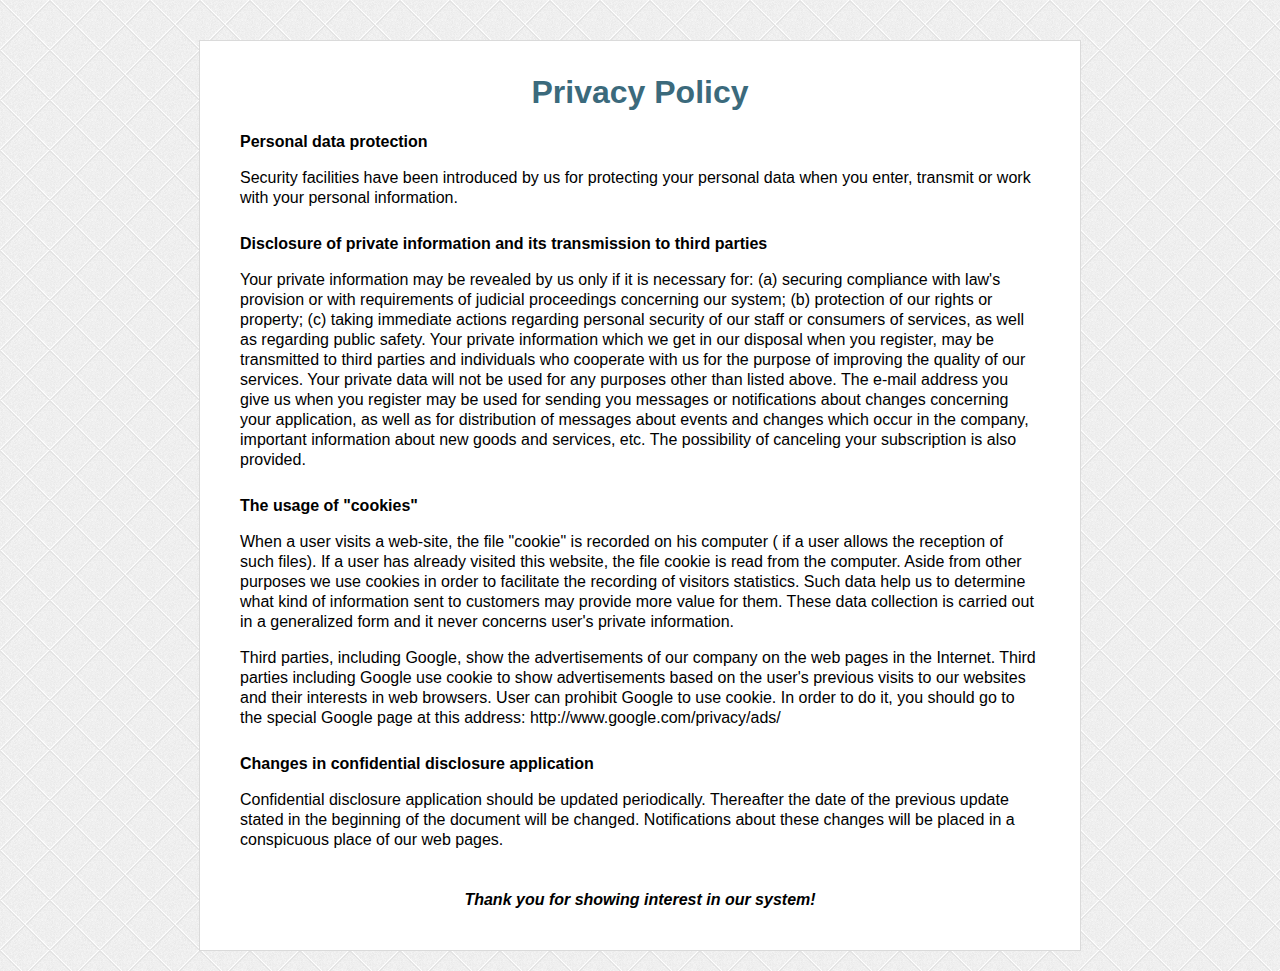
<file: libidex/land/pp.html>
<!DOCTYPE html>
<html lang="ru"><head><meta http-equiv="Content-Type" content="text/html; charset=UTF-8">
	<title>Privacy Policy</title>
</head>
<body>
	<footer class="block_more_info">
		<style scoped="">
body, html{
	min-height: 100%;
	margin:0px;
	padding: 0px;
	background: url('[data-uri]');
}
body{
	padding-top: 40px;
}
.block_more_info{
	width: 800px;
	margin: 0px auto 20px;
	background: #fff;
	font-family: Arial;
	padding: 20px 40px 40px 40px;
	border: 1px solid #DADADA;
	line-height: 20px;
}
.block_more_info h1{
	color: #3B6A7C;
	margin-bottom: 30px;
	text-align: center;
}
.s1{
	font-style: italic;
	text-align: center;
	margin: 40px 0 0 0;
	font-weight: bold;
}
h2{
	font-size: 16px;
	margin-top: 26px;
}
		</style>
		<h1>Privacy Policy</h1>

		<h2>Personal data protection </h2>
		<p>Security facilities have been introduced by us for protecting your personal data when you enter, transmit or work with your personal information. </p>

		<h2>Disclosure of private information and its transmission to third parties</h2>
		<p>Your private information may be revealed by us only if it is necessary for: (a)  securing compliance with law's provision or with requirements of judicial proceedings concerning our system; (b) protection of our rights or property; (c) taking immediate actions regarding personal security of our staff or consumers of services, as well as regarding public safety. Your private information which we get in our disposal when you register, may be transmitted to third parties and individuals who cooperate with us for the purpose of improving the quality of our services. Your private data will not be used for any purposes other than listed above. The e-mail address you give us when you register may be used for sending you messages or notifications about changes concerning your application, as well as for distribution of messages about events and changes which occur in the company, important information about new goods and services, etc. The possibility of canceling your subscription is also provided. </p>
		<h2>The usage of "cookies"</h2>
		<p>When a user visits a web-site, the file "cookie" is recorded on his computer ( if a user allows the reception of such files). If a user has already visited this website, the file cookie is read from the computer.   Aside from other purposes we use cookies in order to facilitate the recording of visitors statistics. Such data help us to determine what kind of information sent to customers may provide more value for them. These data collection is carried out in a generalized form and it never concerns user's private information. </p>
		<p>Third parties, including Google, show the advertisements of our company on the web pages in the Internet. Third parties including Google use cookie to show advertisements based on the user's previous visits to our websites and their interests in web browsers. User can prohibit Google to use cookie. In order to do it, you should go to the special Google page at this address: http://www.google.com/privacy/ads/</p>

		<h2>Changes in confidential disclosure application </h2>
		<p>Confidential disclosure application should be updated periodically. Thereafter the date of the previous update stated in the beginning of the document will be changed. Notifications about these changes will be placed in a conspicuous place of our web pages. </p>
		<p class="s1">Thank you for showing interest in our system! </p>
	</footer>


</body></html>
</file>
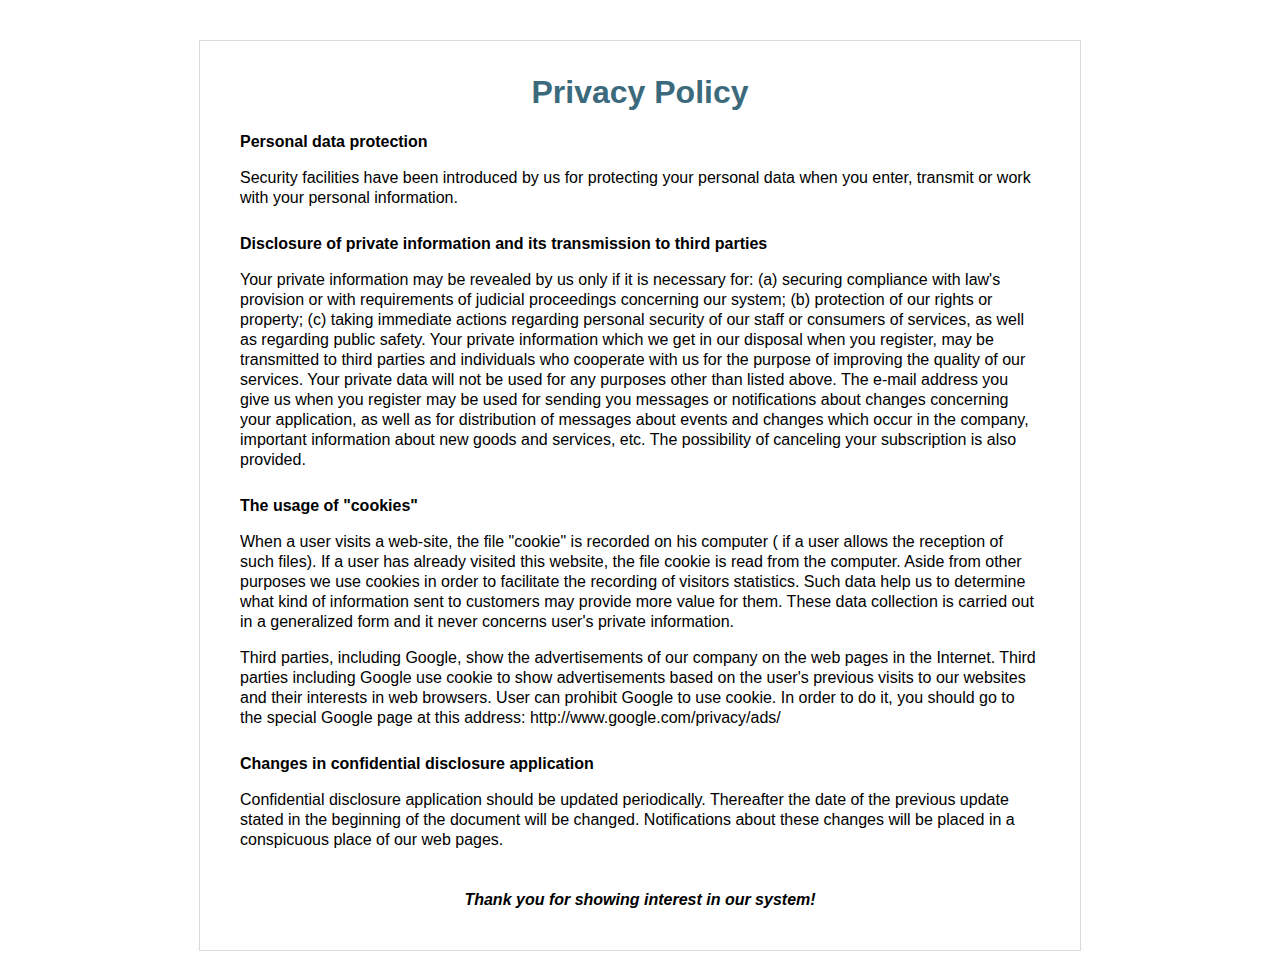
<file: libidex/preland/pp.html>
<!DOCTYPE html>
<html lang="ru">
<head>
	<meta charset="UTF-8">
	<title>Privacy Policy</title>
</head>
<body>
	<footer class="block_more_info">
		<style scoped="">
body, html{
	min-height: 100%;
	margin:0px;
	padding: 0px;
}
body{
	padding-top: 40px;
}
.block_more_info{
	width: 800px;
	margin: 0px auto 20px;
	background: #fff;
	font-family: Arial;
	padding: 20px 40px 40px 40px;
	border: 1px solid #DADADA;
	line-height: 20px;
}
.block_more_info h1{
	color: #3B6A7C;
	margin-bottom: 30px;
	text-align: center;
}
.s1{
	font-style: italic;
	text-align: center;
	margin: 40px 0 0 0;
	font-weight: bold;
}
h2{
	font-size: 16px;
	margin-top: 26px;
}
		</style>
		<h1>Privacy Policy</h1>

		<h2>Personal data protection </h2>
		<p>Security facilities have been introduced by us for protecting your personal data when you enter, transmit or work with your personal information. </p>

		<h2>Disclosure of private information and its transmission to third parties</h2>
		<p>Your private information may be revealed by us only if it is necessary for: (a)  securing compliance with law's provision or with requirements of judicial proceedings concerning our system; (b) protection of our rights or property; (c) taking immediate actions regarding personal security of our staff or consumers of services, as well as regarding public safety. Your private information which we get in our disposal when you register, may be transmitted to third parties and individuals who cooperate with us for the purpose of improving the quality of our services. Your private data will not be used for any purposes other than listed above. The e-mail address you give us when you register may be used for sending you messages or notifications about changes concerning your application, as well as for distribution of messages about events and changes which occur in the company, important information about new goods and services, etc. The possibility of canceling your subscription is also provided. </p>
		<h2>The usage of "cookies"</h2>
		<p>When a user visits a web-site, the file "cookie" is recorded on his computer ( if a user allows the reception of such files). If a user has already visited this website, the file cookie is read from the computer.   Aside from other purposes we use cookies in order to facilitate the recording of visitors statistics. Such data help us to determine what kind of information sent to customers may provide more value for them. These data collection is carried out in a generalized form and it never concerns user's private information. </p>
		<p>Third parties, including Google, show the advertisements of our company on the web pages in the Internet. Third parties including Google use cookie to show advertisements based on the user's previous visits to our websites and their interests in web browsers. User can prohibit Google to use cookie. In order to do it, you should go to the special Google page at this address: http://www.google.com/privacy/ads/</p>

		<h2>Changes in confidential disclosure application </h2>
		<p>Confidential disclosure application should be updated periodically. Thereafter the date of the previous update stated in the beginning of the document will be changed. Notifications about these changes will be placed in a conspicuous place of our web pages. </p>
		<p class="s1">Thank you for showing interest in our system! </p>
	</footer>


</body>
</html>
</file>
<file: css/fonts-tildasans.css>
@font-face {
  font-family: 'TildaSans';
  font-style: normal;
  font-weight: 250 1000;
  src: url('https://static.tildacdn.com/fonts/tildasans/TildaSans-VF.woff2') format('woff2-variations'),
       url('https://static.tildacdn.com/fonts/tildasans/TildaSans-VF.woff') format('woff-variations');     
}
@font-face {
  font-family: 'TildaSans';
  font-style: normal;
  font-weight: 300;
  src: url('https://static.tildacdn.com/fonts/tildasans/TildaSans-Light.eot');
  src: url('https://static.tildacdn.com/fonts/tildasans/TildaSans-Light.eot?#iefix') format('embedded-opentype'),
       url('https://static.tildacdn.com/fonts/tildasans/TildaSans-VF.woff2') format('woff2-variations'),
       url('https://static.tildacdn.com/fonts/tildasans/TildaSans-VF.woff') format('woff-variations'),
       url('https://static.tildacdn.com/fonts/tildasans/TildaSans-Light.woff2') format('woff2'),
       url('https://static.tildacdn.com/fonts/tildasans/TildaSans-Light.woff') format('woff');
}
@font-face {
  font-family: 'TildaSans';
  font-style: normal;
  font-weight: 400;
  src: url('https://static.tildacdn.com/fonts/tildasans/TildaSans-Regular.eot');
  src: url('https://static.tildacdn.com/fonts/tildasans/TildaSans-Regular.eot?#iefix') format('embedded-opentype'),
       url('https://static.tildacdn.com/fonts/tildasans/TildaSans-VF.woff2') format('woff2-variations'),
       url('https://static.tildacdn.com/fonts/tildasans/TildaSans-VF.woff') format('woff-variations'),  
       url('https://static.tildacdn.com/fonts/tildasans/TildaSans-Regular.woff2') format('woff2'),
       url('https://static.tildacdn.com/fonts/tildasans/TildaSans-Regular.woff') format('woff');
}
@font-face {
  font-family: 'TildaSans';
  font-style: normal;
  font-weight: 500;
  src: url('https://static.tildacdn.com/fonts/tildasans/TildaSans-Medium.eot');
  src: url('https://static.tildacdn.com/fonts/tildasans/TildaSans-Medium.eot?#iefix') format('embedded-opentype'),
       url('https://static.tildacdn.com/fonts/tildasans/TildaSans-VF.woff2') format('woff2-variations'),
       url('https://static.tildacdn.com/fonts/tildasans/TildaSans-VF.woff') format('woff-variations'),  
       url('https://static.tildacdn.com/fonts/tildasans/TildaSans-Medium.woff2') format('woff2'),
       url('https://static.tildacdn.com/fonts/tildasans/TildaSans-Medium.woff') format('woff');
}
@font-face {
  font-family: 'TildaSans';
  font-style: normal;
  font-weight: 600;
  src: url('https://static.tildacdn.com/fonts/tildasans/TildaSans-Semibold.eot');
  src: url('https://static.tildacdn.com/fonts/tildasans/TildaSans-Semibold.eot?#iefix') format('embedded-opentype'),
       url('https://static.tildacdn.com/fonts/tildasans/TildaSans-VF.woff2') format('woff2-variations'),
       url('https://static.tildacdn.com/fonts/tildasans/TildaSans-VF.woff') format('woff-variations'),  
       url('https://static.tildacdn.com/fonts/tildasans/TildaSans-Semibold.woff2') format('woff2'),
       url('https://static.tildacdn.com/fonts/tildasans/TildaSans-Semibold.woff') format('woff');
}
@font-face {
  font-family: 'TildaSans';
  font-style: normal;
  font-weight: 700;
  src: url('https://static.tildacdn.com/fonts/tildasans/TildaSans-Bold.eot');
  src: url('https://static.tildacdn.com/fonts/tildasans/TildaSans-Bold.eot?#iefix') format('embedded-opentype'),
       url('https://static.tildacdn.com/fonts/tildasans/TildaSans-VF.woff2') format('woff2-variations'),
       url('https://static.tildacdn.com/fonts/tildasans/TildaSans-VF.woff') format('woff-variations'),  
       url('https://static.tildacdn.com/fonts/tildasans/TildaSans-Bold.woff2') format('woff2'),
       url('https://static.tildacdn.com/fonts/tildasans/TildaSans-Bold.woff') format('woff');
}
@font-face {
  font-family: 'TildaSans';
  font-style: normal;
  font-weight: 800;
  src: url('https://static.tildacdn.com/fonts/tildasans/TildaSans-Extrabold.eot');
  src: url('https://static.tildacdn.com/fonts/tildasans/TildaSans-Extrabold.eot?#iefix') format('embedded-opentype'),
       url('https://static.tildacdn.com/fonts/tildasans/TildaSans-VF.woff2') format('woff2-variations'),
       url('https://static.tildacdn.com/fonts/tildasans/TildaSans-VF.woff') format('woff-variations'),  
       url('https://static.tildacdn.com/fonts/tildasans/TildaSans-Extrabold.woff2') format('woff2'),
       url('https://static.tildacdn.com/fonts/tildasans/TildaSans-Extrabold.woff') format('woff');
}
@font-face {
  font-family: 'TildaSans';
  font-style: normal;
  font-weight: 900;
  src: url('https://static.tildacdn.com/fonts/tildasans/TildaSans-Black.eot');
  src: url('https://static.tildacdn.com/fonts/tildasans/TildaSans-Black.eot?#iefix') format('embedded-opentype'),
       url('https://static.tildacdn.com/fonts/tildasans/TildaSans-VF.woff2') format('woff2-variations'),
       url('https://static.tildacdn.com/fonts/tildasans/TildaSans-VF.woff') format('woff-variations'),  
       url('https://static.tildacdn.com/fonts/tildasans/TildaSans-Black.woff2') format('woff2'),
       url('https://static.tildacdn.com/fonts/tildasans/TildaSans-Black.woff') format('woff');
}
</file>
<file: wb/style.css>
* {
  margin: 0;
  padding: 0;
  box-sizing: border-box;
  font-family: sans-serif;
}

.main {
  display: flex;
  flex-direction: column;
  align-items: center;
  width: 100%;
}

.intro {
  width: 100%;
  height: 100vh;
  display: flex;
  justify-content: center;
  gap: 200px;
  align-items: center;
  background-image: url(./images/tild3831-6230-4432-a239-333332616634__fds_463308.jpg);
}

.intro-left > h1 {
  font-size: 42px;
  font-weight: 600;
  margin-bottom: 70px;
}

.intro-left > ol {
  display: flex;
  flex-direction: column;
  gap: 10px;
  margin: 20px 0;
  list-style: none;
}

.intro-left > p {
  font-size: 18px;
  color: #444;
}

.intro-left > ol > li {
  font-size: 18px;
  font-weight: 200;
  color: #444;
  width: 340px;
}

.intro-left > ol > li > b {
  color: black;
}

.intro-left > button {
  width: 240px;
  height: 60px;
  background: green;
  color: aliceblue;
  border: none;
  font-size: 30px;
}

.intro-right > img {
  width: 370px;
  /* margin-left: 100px; */
}

.about {
  width: 100%;
  display: flex;
  flex-direction: column;
  align-items: center;
  padding: 50px 0;
}

.about div {
  position: relative;
}

.about div > span {
  position: absolute;
  top: -140%;
  right: 40%;
  font-size: 200px;
  font-weight: 600;
  color: #ccc;
  opacity: 0.3;
  z-index: -1;
}

.about div > h1 {
  font-size: 25px !important;
  margin-bottom: 10px;
  z-index: 999 !important;
}

.about div > p {
  font-size: 14px;
  line-height: 1.55;
  font-weight: 300;
  max-width: 700px;
  width: 95%;
  color: #444;
}

.about > .top {
  width: 600px;
  margin-bottom: 100px;
  text-align: center;
}

.top > h1 {
  font-size: 46px;
}

.top p {
  font-size: 20px !important;
  font-weight: 300;
}

.columns {
  width: 100%;
  display: flex;
  flex-direction: row !important;
  justify-content: center;
  flex-wrap: wrap;
  gap: 150px 10px;
}

.columns > div {
  width: 600px;
}

footer {
  height: 40vh !important;
  width: 100%;
  background: #000;
  display: flex;
  flex-direction: column;
  align-items: center;
  justify-content: center;
  gap: 100px;
}

footer p {
  color: #888;
  text-align: center;
  font-size: 14px;
}

footer > section > a {
  text-decoration: none;
  color: #333;
  font-size: 12px;
  margin-right: 30px;
}

@media (max-width: 900px) {
  .intro {
    flex-direction: column;
    height: auto;
    gap: 50px;
  }

  .intro-left > h1 {
    font-size: 25px;
    text-align: center;
    margin-top: 60px;
    margin-bottom: 20px;
  }

  .intro-left {
    text-align: center;
  }

  .intro-left > p {
    font-size: 16px;
    margin-bottom: -15px;
  }

  .intro-left > button {
    margin-left: -17%;
  }

  .intro-left > ol > li {
    font-size: 18px;
  }

  .intro-right > img {
    width: 320px;
    margin-left: none !important;
  }

  .top,
  .about div {
    width: 96% !important;
  }

  .top > h1 {
    font-size: 30px;
  }

  .top p {
    font-size: 18px !important;
    width: 96% !important;
  }

  .about div > span {
    top: -60%;
  }
}
</file>
<file: wbozon/style.css>
* {
  margin: 0;
  padding: 0;
  box-sizing: border-box;
  font-family: sans-serif;
}

.main {
  display: flex;
  flex-direction: column;
  align-items: center;
  width: 100%;
}

.intro {
  width: 100%;
  height: 100vh;
  display: flex;
  justify-content: center;
  gap: 200px;
  align-items: center;
  background-image: url(./images/tild3831-6230-4432-a239-333332616634__fds_463308.jpg);
}

.intro-left > h1 {
  font-size: 42px;
  font-weight: 600;
  margin-bottom: 70px;
}

.intro-left > ol {
  display: flex;
  flex-direction: column;
  gap: 10px;
  margin: 20px 0;
  list-style: none;
}

.intro-left > p {
  font-size: 18px;
  color: #444;
}

.intro-left > ol > li {
  font-size: 18px;
  font-weight: 200;
  color: #444;
  width: 340px;
}

.intro-left > ol > li > b {
  color: black;
}

.intro-left > button {
  width: 240px;
  height: 60px;
  background: green;
  color: aliceblue;
  border: none;
  font-size: 30px;
}

.intro-right > img {
  width: 370px;
  height: 730px;
  /* margin-left: 100px; */
}

.about {
  width: 100%;
  display: flex;
  flex-direction: column;
  align-items: center;
  padding: 50px 0;
}

.about div {
  position: relative;
}

.about div > span {
  position: absolute;
  top: -140%;
  right: 40%;
  font-size: 200px;
  font-weight: 600;
  color: #ccc;
  opacity: 0.3;
  z-index: -1;
}

.about div > h1 {
  font-size: 25px !important;
  margin-bottom: 10px;
  z-index: 999 !important;
}

.about div > p {
  font-size: 14px;
  line-height: 1.55;
  font-weight: 300;
  max-width: 700px;
  width: 95%;
  color: #444;
}

.about > .top {
  width: 600px;
  margin-bottom: 100px;
  text-align: center;
}

.top > h1 {
  font-size: 46px;
}

.top p {
  font-size: 20px !important;
  font-weight: 300;
}

.columns {
  width: 100%;
  display: flex;
  flex-direction: row !important;
  justify-content: center;
  flex-wrap: wrap;
  gap: 150px 10px;
}

.columns > div {
  width: 600px;
}

footer {
  height: 40vh !important;
  width: 100%;
  background: #000;
  display: flex;
  flex-direction: column;
  align-items: center;
  justify-content: center;
  gap: 100px;
}

footer p {
  color: #888;
  text-align: center;
  font-size: 14px;
}

footer > section > a {
  text-decoration: none;
  color: #333;
  font-size: 12px;
  margin-right: 30px;
}

@media (max-width: 900px) {
  .intro {
    flex-direction: column;
    height: auto;
    gap: 50px;
  }

  .intro-left > h1 {
    font-size: 25px;
    text-align: center;
    margin-top: 60px;
    margin-bottom: 20px;
  }

  .intro-left {
    text-align: center;
  }

  .intro-left > p {
    font-size: 16px;
    margin-bottom: -15px;
  }

  .intro-left > button {
    margin-left: -17%;
  }

  .intro-left > ol > li {
    font-size: 18px;
  }

  .intro-right > img {
    width: 320px;
    height: 600px;
    margin-left: none !important;
  }

  .top,
  .about div {
    width: 96% !important;
  }

  .top > h1 {
    font-size: 30px;
  }

  .top p {
    font-size: 18px !important;
    width: 96% !important;
  }

  .about div > span {
    top: -60%;
  }
}
</file>
<file: libidex/land/css/main-4b7582de.css>
@charset "UTF-8";html{font-family:sans-serif;-ms-text-size-adjust:100%;-webkit-text-size-adjust:100%}body{margin:0}article,aside,details,figcaption,figure,footer,header,hgroup,main,menu,nav,section,summary{display:block}audio,canvas,progress,video{display:inline-block;vertical-align:baseline}audio:not([controls]){display:none;height:0}[hidden],template{display:none}a{background-color:transparent}a:active,a:hover{outline:0}abbr[title]{border-bottom:1px dotted}b,strong{font-weight:700}dfn{font-style:italic}h1{font-size:2em;margin:.67em 0}mark{background:#ff0;color:#000}small{font-size:80%}sub,sup{font-size:75%;line-height:0;position:relative;vertical-align:baseline}sup{top:-.5em}sub{bottom:-.25em}img{border:0}svg:not(:root){overflow:hidden}figure{margin:1em 40px}hr{-webkit-box-sizing:content-box;box-sizing:content-box;height:0}pre{overflow:auto}code,kbd,pre,samp{font-family:monospace,monospace;font-size:1em}button,input,optgroup,select,textarea{color:inherit;font:inherit;margin:0}button{overflow:visible}button,select{text-transform:none}button,html input[type=button],input[type=reset],input[type=submit]{-webkit-appearance:button;cursor:pointer}button[disabled],html input[disabled]{cursor:default}button::-moz-focus-inner,input::-moz-focus-inner{border:0;padding:0}input{line-height:normal}input[type=checkbox],input[type=radio]{-webkit-box-sizing:border-box;box-sizing:border-box;padding:0}input[type=number]::-webkit-inner-spin-button,input[type=number]::-webkit-outer-spin-button{height:auto}input[type=search]{-webkit-appearance:textfield;-webkit-box-sizing:content-box;box-sizing:content-box}input[type=search]::-webkit-search-cancel-button,input[type=search]::-webkit-search-decoration{-webkit-appearance:none}fieldset{border:1px solid silver;margin:0 2px;padding:.35em .625em .75em}legend{border:0;padding:0}textarea{overflow:auto}optgroup{font-weight:700}table{border-collapse:collapse;border-spacing:0}td,th{padding:0}@media print{*,:after,:before{background:0 0 !important;color:#000 !important;-webkit-box-shadow:none !important;box-shadow:none !important;text-shadow:none !important}a,a:visited{text-decoration:underline}a[href]:after{content:" ("attr(href) ")"}abbr[title]:after{content:" ("attr(title) ")"}a[href^="#"]:after,a[href^="javascript:"]:after{content:""}blockquote,pre{border:1px solid #999;page-break-inside:avoid}thead{display:table-header-group}img,tr{page-break-inside:avoid}img{max-width:100% !important}h2,h3,p{orphans:3;widows:3}h2,h3{page-break-after:avoid}select{background:#fff !important}.navbar{display:none}.btn>.caret,.comment-form .dropup>input[type=submit]>.caret,.comment-form input[type=submit]>.caret,.dropup>.btn>.caret{border-top-color:#000 !important}.label{border:1px solid #000}.table{border-collapse:collapse !important}.table td,.table th{background-color:#fff !important}.table-bordered td,.table-bordered th{border:1px solid #ddd !important}}.glyphicon{position:relative;top:1px;display:inline-block;font-style:normal;font-weight:400;line-height:1;-webkit-font-smoothing:antialiased;-moz-osx-font-smoothing:grayscale}.glyphicon-asterisk:before{content:"\2a"}.glyphicon-plus:before{content:"\2b"}.glyphicon-eur:before,.glyphicon-euro:before{content:"\20ac"}.glyphicon-minus:before{content:"\2212"}.glyphicon-cloud:before{content:"\2601"}.glyphicon-envelope:before{content:"\2709"}.glyphicon-pencil:before{content:"\270f"}.glyphicon-glass:before{content:"\e001"}.glyphicon-music:before{content:"\e002"}.glyphicon-search:before{content:"\e003"}.glyphicon-heart:before{content:"\e005"}.glyphicon-star:before{content:"\e006"}.glyphicon-star-empty:before{content:"\e007"}.glyphicon-user:before{content:"\e008"}.glyphicon-film:before{content:"\e009"}.glyphicon-th-large:before{content:"\e010"}.glyphicon-th:before{content:"\e011"}.glyphicon-th-list:before{content:"\e012"}.glyphicon-ok:before{content:"\e013"}.glyphicon-remove:before{content:"\e014"}.glyphicon-zoom-in:before{content:"\e015"}.glyphicon-zoom-out:before{content:"\e016"}.glyphicon-off:before{content:"\e017"}.glyphicon-signal:before{content:"\e018"}.glyphicon-cog:before{content:"\e019"}.glyphicon-trash:before{content:"\e020"}.glyphicon-home:before{content:"\e021"}.glyphicon-file:before{content:"\e022"}.glyphicon-time:before{content:"\e023"}.glyphicon-road:before{content:"\e024"}.glyphicon-download-alt:before{content:"\e025"}.glyphicon-download:before{content:"\e026"}.glyphicon-upload:before{content:"\e027"}.glyphicon-inbox:before{content:"\e028"}.glyphicon-play-circle:before{content:"\e029"}.glyphicon-repeat:before{content:"\e030"}.glyphicon-refresh:before{content:"\e031"}.glyphicon-list-alt:before{content:"\e032"}.glyphicon-lock:before{content:"\e033"}.glyphicon-flag:before{content:"\e034"}.glyphicon-headphones:before{content:"\e035"}.glyphicon-volume-off:before{content:"\e036"}.glyphicon-volume-down:before{content:"\e037"}.glyphicon-volume-up:before{content:"\e038"}.glyphicon-qrcode:before{content:"\e039"}.glyphicon-barcode:before{content:"\e040"}.glyphicon-tag:before{content:"\e041"}.glyphicon-tags:before{content:"\e042"}.glyphicon-book:before{content:"\e043"}.glyphicon-bookmark:before{content:"\e044"}.glyphicon-print:before{content:"\e045"}.glyphicon-camera:before{content:"\e046"}.glyphicon-font:before{content:"\e047"}.glyphicon-bold:before{content:"\e048"}.glyphicon-italic:before{content:"\e049"}.glyphicon-text-height:before{content:"\e050"}.glyphicon-text-width:before{content:"\e051"}.glyphicon-align-left:before{content:"\e052"}.glyphicon-align-center:before{content:"\e053"}.glyphicon-align-right:before{content:"\e054"}.glyphicon-align-justify:before{content:"\e055"}.glyphicon-list:before{content:"\e056"}.glyphicon-indent-left:before{content:"\e057"}.glyphicon-indent-right:before{content:"\e058"}.glyphicon-facetime-video:before{content:"\e059"}.glyphicon-picture:before{content:"\e060"}.glyphicon-map-marker:before{content:"\e062"}.glyphicon-adjust:before{content:"\e063"}.glyphicon-tint:before{content:"\e064"}.glyphicon-edit:before{content:"\e065"}.glyphicon-share:before{content:"\e066"}.glyphicon-check:before{content:"\e067"}.glyphicon-move:before{content:"\e068"}.glyphicon-step-backward:before{content:"\e069"}.glyphicon-fast-backward:before{content:"\e070"}.glyphicon-backward:before{content:"\e071"}.glyphicon-play:before{content:"\e072"}.glyphicon-pause:before{content:"\e073"}.glyphicon-stop:before{content:"\e074"}.glyphicon-forward:before{content:"\e075"}.glyphicon-fast-forward:before{content:"\e076"}.glyphicon-step-forward:before{content:"\e077"}.glyphicon-eject:before{content:"\e078"}.glyphicon-chevron-left:before{content:"\e079"}.glyphicon-chevron-right:before{content:"\e080"}.glyphicon-plus-sign:before{content:"\e081"}.glyphicon-minus-sign:before{content:"\e082"}.glyphicon-remove-sign:before{content:"\e083"}.glyphicon-ok-sign:before{content:"\e084"}.glyphicon-question-sign:before{content:"\e085"}.glyphicon-info-sign:before{content:"\e086"}.glyphicon-screenshot:before{content:"\e087"}.glyphicon-remove-circle:before{content:"\e088"}.glyphicon-ok-circle:before{content:"\e089"}.glyphicon-ban-circle:before{content:"\e090"}.glyphicon-arrow-left:before{content:"\e091"}.glyphicon-arrow-right:before{content:"\e092"}.glyphicon-arrow-up:before{content:"\e093"}.glyphicon-arrow-down:before{content:"\e094"}.glyphicon-share-alt:before{content:"\e095"}.glyphicon-resize-full:before{content:"\e096"}.glyphicon-resize-small:before{content:"\e097"}.glyphicon-exclamation-sign:before{content:"\e101"}.glyphicon-gift:before{content:"\e102"}.glyphicon-leaf:before{content:"\e103"}.glyphicon-fire:before{content:"\e104"}.glyphicon-eye-open:before{content:"\e105"}.glyphicon-eye-close:before{content:"\e106"}.glyphicon-warning-sign:before{content:"\e107"}.glyphicon-plane:before{content:"\e108"}.glyphicon-calendar:before{content:"\e109"}.glyphicon-random:before{content:"\e110"}.glyphicon-comment:before{content:"\e111"}.glyphicon-magnet:before{content:"\e112"}.glyphicon-chevron-up:before{content:"\e113"}.glyphicon-chevron-down:before{content:"\e114"}.glyphicon-retweet:before{content:"\e115"}.glyphicon-shopping-cart:before{content:"\e116"}.glyphicon-folder-close:before{content:"\e117"}.glyphicon-folder-open:before{content:"\e118"}.glyphicon-resize-vertical:before{content:"\e119"}.glyphicon-resize-horizontal:before{content:"\e120"}.glyphicon-hdd:before{content:"\e121"}.glyphicon-bullhorn:before{content:"\e122"}.glyphicon-bell:before{content:"\e123"}.glyphicon-certificate:before{content:"\e124"}.glyphicon-thumbs-up:before{content:"\e125"}.glyphicon-thumbs-down:before{content:"\e126"}.glyphicon-hand-right:before{content:"\e127"}.glyphicon-hand-left:before{content:"\e128"}.glyphicon-hand-up:before{content:"\e129"}.glyphicon-hand-down:before{content:"\e130"}.glyphicon-circle-arrow-right:before{content:"\e131"}.glyphicon-circle-arrow-left:before{content:"\e132"}.glyphicon-circle-arrow-up:before{content:"\e133"}.glyphicon-circle-arrow-down:before{content:"\e134"}.glyphicon-globe:before{content:"\e135"}.glyphicon-wrench:before{content:"\e136"}.glyphicon-tasks:before{content:"\e137"}.glyphicon-filter:before{content:"\e138"}.glyphicon-briefcase:before{content:"\e139"}.glyphicon-fullscreen:before{content:"\e140"}.glyphicon-dashboard:before{content:"\e141"}.glyphicon-paperclip:before{content:"\e142"}.glyphicon-heart-empty:before{content:"\e143"}.glyphicon-link:before{content:"\e144"}.glyphicon-phone:before{content:"\e145"}.glyphicon-pushpin:before{content:"\e146"}.glyphicon-usd:before{content:"\e148"}.glyphicon-gbp:before{content:"\e149"}.glyphicon-sort:before{content:"\e150"}.glyphicon-sort-by-alphabet:before{content:"\e151"}.glyphicon-sort-by-alphabet-alt:before{content:"\e152"}.glyphicon-sort-by-order:before{content:"\e153"}.glyphicon-sort-by-order-alt:before{content:"\e154"}.glyphicon-sort-by-attributes:before{content:"\e155"}.glyphicon-sort-by-attributes-alt:before{content:"\e156"}.glyphicon-unchecked:before{content:"\e157"}.glyphicon-expand:before{content:"\e158"}.glyphicon-collapse-down:before{content:"\e159"}.glyphicon-collapse-up:before{content:"\e160"}.glyphicon-log-in:before{content:"\e161"}.glyphicon-flash:before{content:"\e162"}.glyphicon-log-out:before{content:"\e163"}.glyphicon-new-window:before{content:"\e164"}.glyphicon-record:before{content:"\e165"}.glyphicon-save:before{content:"\e166"}.glyphicon-open:before{content:"\e167"}.glyphicon-saved:before{content:"\e168"}.glyphicon-import:before{content:"\e169"}.glyphicon-export:before{content:"\e170"}.glyphicon-send:before{content:"\e171"}.glyphicon-floppy-disk:before{content:"\e172"}.glyphicon-floppy-saved:before{content:"\e173"}.glyphicon-floppy-remove:before{content:"\e174"}.glyphicon-floppy-save:before{content:"\e175"}.glyphicon-floppy-open:before{content:"\e176"}.glyphicon-credit-card:before{content:"\e177"}.glyphicon-transfer:before{content:"\e178"}.glyphicon-cutlery:before{content:"\e179"}.glyphicon-header:before{content:"\e180"}.glyphicon-compressed:before{content:"\e181"}.glyphicon-earphone:before{content:"\e182"}.glyphicon-phone-alt:before{content:"\e183"}.glyphicon-tower:before{content:"\e184"}.glyphicon-stats:before{content:"\e185"}.glyphicon-sd-video:before{content:"\e186"}.glyphicon-hd-video:before{content:"\e187"}.glyphicon-subtitles:before{content:"\e188"}.glyphicon-sound-stereo:before{content:"\e189"}.glyphicon-sound-dolby:before{content:"\e190"}.glyphicon-sound-5-1:before{content:"\e191"}.glyphicon-sound-6-1:before{content:"\e192"}.glyphicon-sound-7-1:before{content:"\e193"}.glyphicon-copyright-mark:before{content:"\e194"}.glyphicon-registration-mark:before{content:"\e195"}.glyphicon-cloud-download:before{content:"\e197"}.glyphicon-cloud-upload:before{content:"\e198"}.glyphicon-tree-conifer:before{content:"\e199"}.glyphicon-tree-deciduous:before{content:"\e200"}.glyphicon-cd:before{content:"\e201"}.glyphicon-save-file:before{content:"\e202"}.glyphicon-open-file:before{content:"\e203"}.glyphicon-level-up:before{content:"\e204"}.glyphicon-copy:before{content:"\e205"}.glyphicon-paste:before{content:"\e206"}.glyphicon-alert:before{content:"\e209"}.glyphicon-equalizer:before{content:"\e210"}.glyphicon-king:before{content:"\e211"}.glyphicon-queen:before{content:"\e212"}.glyphicon-pawn:before{content:"\e213"}.glyphicon-bishop:before{content:"\e214"}.glyphicon-knight:before{content:"\e215"}.glyphicon-baby-formula:before{content:"\e216"}.glyphicon-tent:before{content:"\26fa"}.glyphicon-blackboard:before{content:"\e218"}.glyphicon-bed:before{content:"\e219"}.glyphicon-apple:before{content:"\f8ff"}.glyphicon-erase:before{content:"\e221"}.glyphicon-hourglass:before{content:"\231b"}.glyphicon-lamp:before{content:"\e223"}.glyphicon-duplicate:before{content:"\e224"}.glyphicon-piggy-bank:before{content:"\e225"}.glyphicon-scissors:before{content:"\e226"}.glyphicon-bitcoin:before{content:"\e227"}.glyphicon-btc:before{content:"\e227"}.glyphicon-xbt:before{content:"\e227"}.glyphicon-yen:before{content:"\00a5"}.glyphicon-jpy:before{content:"\00a5"}.glyphicon-ruble:before{content:"\20bd"}.glyphicon-rub:before{content:"\20bd"}.glyphicon-scale:before{content:"\e230"}.glyphicon-ice-lolly:before{content:"\e231"}.glyphicon-ice-lolly-tasted:before{content:"\e232"}.glyphicon-education:before{content:"\e233"}.glyphicon-option-horizontal:before{content:"\e234"}.glyphicon-option-vertical:before{content:"\e235"}.glyphicon-menu-hamburger:before{content:"\e236"}.glyphicon-modal-window:before{content:"\e237"}.glyphicon-oil:before{content:"\e238"}.glyphicon-grain:before{content:"\e239"}.glyphicon-sunglasses:before{content:"\e240"}.glyphicon-text-size:before{content:"\e241"}.glyphicon-text-color:before{content:"\e242"}.glyphicon-text-background:before{content:"\e243"}.glyphicon-object-align-top:before{content:"\e244"}.glyphicon-object-align-bottom:before{content:"\e245"}.glyphicon-object-align-horizontal:before{content:"\e246"}.glyphicon-object-align-left:before{content:"\e247"}.glyphicon-object-align-vertical:before{content:"\e248"}.glyphicon-object-align-right:before{content:"\e249"}.glyphicon-triangle-right:before{content:"\e250"}.glyphicon-triangle-left:before{content:"\e251"}.glyphicon-triangle-bottom:before{content:"\e252"}.glyphicon-triangle-top:before{content:"\e253"}.glyphicon-console:before{content:"\e254"}.glyphicon-superscript:before{content:"\e255"}.glyphicon-subscript:before{content:"\e256"}.glyphicon-menu-left:before{content:"\e257"}.glyphicon-menu-right:before{content:"\e258"}.glyphicon-menu-down:before{content:"\e259"}.glyphicon-menu-up:before{content:"\e260"}*{-webkit-box-sizing:border-box;box-sizing:border-box}:after,:before{-webkit-box-sizing:border-box;box-sizing:border-box}html{font-size:10px;-webkit-tap-highlight-color:transparent}body{font-family:'Hind Siliguri',sans-serif;font-size:14px;line-height:1.428571429;color:#222;background-color:#fff}button,input,select,textarea{font-family:inherit;font-size:inherit;line-height:inherit}a{color:#e60000;text-decoration:none}a:focus,a:hover{color:#9a0000;text-decoration:underline}a:focus{outline:thin dotted;outline:5px auto -webkit-focus-ring-color;outline-offset:-2px}figure{margin:0}img{vertical-align:middle}.blog-flexible .size-post-thumbnail,.img-responsive,.side-posts img{display:block;max-width:100%;height:auto}.img-rounded{border-radius:6px}.img-thumbnail{padding:4px;line-height:1.428571429;background-color:#fff;border:1px solid #ddd;border-radius:4px;-webkit-transition:all .2s ease-in-out;-o-transition:all .2s ease-in-out;transition:all .2s ease-in-out;display:inline-block;max-width:100%;height:auto}.img-circle{border-radius:50%}hr{margin-top:20px;margin-bottom:20px;border:0;border-top:1px solid #eee}.screen-reader-text,.sr-only{position:absolute;width:1px;height:1px;margin:-1px;padding:0;overflow:hidden;clip:rect(0,0,0,0);border:0}.screen-reader-text:active,.screen-reader-text:focus,.sr-only-focusable:active,.sr-only-focusable:focus{position:static;width:auto;height:auto;margin:0;overflow:visible;clip:auto}[role=button]{cursor:pointer}.h1,.h2,.h3,.h4,.h5,.h6,h1,h2,h3,h4,h5,h6{font-family:inherit;font-weight:900;line-height:.98;color:inherit}.h1 .small,.h1 small,.h2 .small,.h2 small,.h3 .small,.h3 small,.h4 .small,.h4 small,.h5 .small,.h5 small,.h6 .small,.h6 small,h1 .small,h1 small,h2 .small,h2 small,h3 .small,h3 small,h4 .small,h4 small,h5 .small,h5 small,h6 .small,h6 small{font-weight:400;line-height:1;color:#777}.h1,.h2,.h3,h1,h2,h3{margin-top:20px;margin-bottom:10px}.h1 .small,.h1 small,.h2 .small,.h2 small,.h3 .small,.h3 small,h1 .small,h1 small,h2 .small,h2 small,h3 .small,h3 small{font-size:65%}.h4,.h5,.h6,h4,h5,h6{margin-top:10px;margin-bottom:10px}.h4 .small,.h4 small,.h5 .small,.h5 small,.h6 .small,.h6 small,h4 .small,h4 small,h5 .small,h5 small,h6 .small,h6 small{font-size:75%}.h1,h1{font-size:34px}.h2,h2{font-size:30px}.h3,h3{font-size:26px}.h4,h4{font-size:22px}.h5,h5{font-size:14px}.h6,h6{font-size:12px}p{margin:0 0 10px}.lead{margin-bottom:20px;font-size:16px;font-weight:300;line-height:1.4}@media(min-width:768px){.lead{font-size:21px}}.small,small{font-size:114%}.mark,mark{background-color:#fcf8e3;padding:.2em}.text-left{text-align:left}.text-right{text-align:right}.text-center{text-align:center}.text-justify{text-align:justify}.text-nowrap{white-space:nowrap}.text-lowercase{text-transform:lowercase}.initialism,.text-uppercase{text-transform:uppercase}.text-capitalize{text-transform:capitalize}.text-muted{color:#777}.text-primary{color:#e60000}a.text-primary:hover{color:#b30000}.text-success{color:#3c763d}a.text-success:hover{color:#2b542c}.text-info{color:#31708f}a.text-info:hover{color:#245269}.text-warning{color:#8a6d3b}a.text-warning:hover{color:#66512c}.text-danger{color:#a94442}a.text-danger:hover{color:#843534}.bg-primary{color:#fff}.bg-primary{background-color:#e60000}a.bg-primary:hover{background-color:#b30000}.bg-success{background-color:#dff0d8}a.bg-success:hover{background-color:#c1e2b3}.bg-info{background-color:#d9edf7}a.bg-info:hover{background-color:#afd9ee}.bg-warning{background-color:#fcf8e3}a.bg-warning:hover{background-color:#f7ecb5}.bg-danger{background-color:#f2dede}a.bg-danger:hover{background-color:#e4b9b9}.page-header{padding-bottom:9px;margin:40px 0 20px;border-bottom:1px solid #eee}ol,ul{margin-top:0;margin-bottom:10px}ol ol,ol ul,ul ol,ul ul{margin-bottom:0}.list-unstyled{padding-left:0;list-style:none}.list-inline{padding-left:0;list-style:none;margin-left:-5px}.list-inline>li{display:inline-block;padding-left:5px;padding-right:5px}dl{margin-top:0;margin-bottom:20px}dd,dt{line-height:1.428571429}dt{font-weight:700}dd{margin-left:0}.dl-horizontal dd:after,.dl-horizontal dd:before{content:" ";display:table}.dl-horizontal dd:after{clear:both}@media(min-width:768px){.dl-horizontal dt{float:left;width:160px;clear:left;text-align:right;overflow:hidden;text-overflow:ellipsis;white-space:nowrap}.dl-horizontal dd{margin-left:180px}}abbr[data-original-title],abbr[title]{cursor:help;border-bottom:1px dotted #777}.initialism{font-size:90%}blockquote{padding:10px 20px;margin:0 0 20px;font-size:17.5px;border-left:5px solid #eee}blockquote ol:last-child,blockquote p:last-child,blockquote ul:last-child{margin-bottom:0}blockquote .small,blockquote footer,blockquote small{display:block;font-size:80%;line-height:1.428571429;color:#777}blockquote .small:before,blockquote footer:before,blockquote small:before{content:'\2014 \00A0'}.blockquote-reverse,blockquote.pull-right{padding-right:15px;padding-left:0;border-right:5px solid #eee;border-left:0;text-align:right}.blockquote-reverse .small:before,.blockquote-reverse footer:before,.blockquote-reverse small:before,blockquote.pull-right .small:before,blockquote.pull-right footer:before,blockquote.pull-right small:before{content:''}.blockquote-reverse .small:after,.blockquote-reverse footer:after,.blockquote-reverse small:after,blockquote.pull-right .small:after,blockquote.pull-right footer:after,blockquote.pull-right small:after{content:'\00A0 \2014'}address{margin-bottom:20px;font-style:normal;line-height:1.428571429}code,kbd,pre,samp{font-family:Menlo,Monaco,Consolas,"Courier New",monospace}code{padding:2px 4px;font-size:90%;color:#c7254e;background-color:#f9f2f4;border-radius:4px}kbd{padding:2px 4px;font-size:90%;color:#fff;background-color:#333;border-radius:3px;-webkit-box-shadow:inset 0 -1px 0 rgba(0,0,0,.25);box-shadow:inset 0 -1px 0 rgba(0,0,0,.25)}kbd kbd{padding:0;font-size:100%;font-weight:700;-webkit-box-shadow:none;box-shadow:none}pre{display:block;padding:9.5px;margin:0 0 10px;font-size:13px;line-height:1.428571429;word-break:break-all;word-wrap:break-word;color:#333;background-color:#f5f5f5;border:1px solid #ccc;border-radius:4px}pre code{padding:0;font-size:inherit;color:inherit;white-space:pre-wrap;background-color:transparent;border-radius:0}.pre-scrollable{max-height:340px;overflow-y:scroll}.container{margin-right:auto;margin-left:auto;padding-left:15px;padding-right:15px;box-sizing:border-box}.container:after,.container:before{content:" ";display:table}.container:after{clear:both}@media(min-width:768px){.container{width:750px}}@media(min-width:992px){.container{width:970px}}@media(min-width:1200px){.container{width:1170px}}.container-fluid{margin-right:auto;margin-left:auto;padding-left:15px;padding-right:15px}.container-fluid:after,.container-fluid:before{content:" ";display:table}.container-fluid:after{clear:both}.row{margin-left:-15px;margin-right:-15px}.row:after,.row:before{content:" ";display:table}.row:after{clear:both}.col-lg-1,.col-lg-10,.col-lg-11,.col-lg-12,.col-lg-2,.col-lg-3,.col-lg-4,.col-lg-5,.col-lg-6,.col-lg-7,.col-lg-8,.col-lg-9,.col-md-1,.col-md-10,.col-md-11,.col-md-12,.col-md-2,.col-md-3,.col-md-4,.col-md-5,.col-md-6,.col-md-7,.col-md-8,.col-md-9,.col-sm-1,.col-sm-10,.col-sm-11,.col-sm-12,.col-sm-2,.col-sm-3,.col-sm-4,.col-sm-5,.col-sm-6,.col-sm-7,.col-sm-8,.col-sm-9,.col-xs-1,.col-xs-10,.col-xs-11,.col-xs-12,.col-xs-2,.col-xs-3,.col-xs-4,.col-xs-5,.col-xs-6,.col-xs-7,.col-xs-8,.col-xs-9{position:relative;min-height:1px;padding-left:15px;padding-right:15px}.col-xs-1,.col-xs-10,.col-xs-11,.col-xs-12,.col-xs-2,.col-xs-3,.col-xs-4,.col-xs-5,.col-xs-6,.col-xs-7,.col-xs-8,.col-xs-9{float:left}.col-xs-1{width:8.3333333333%}.col-xs-2{width:16.6666666667%}.col-xs-3{width:25%}.col-xs-4{width:33.3333333333%}.col-xs-5{width:41.6666666667%}.col-xs-6{width:50%}.col-xs-7{width:58.3333333333%}.col-xs-8{width:66.6666666667%}.col-xs-9{width:75%}.col-xs-10{width:83.3333333333%}.col-xs-11{width:91.6666666667%}.col-xs-12{width:100%}.col-xs-pull-0{right:auto}.col-xs-pull-1{right:8.3333333333%}.col-xs-pull-2{right:16.6666666667%}.col-xs-pull-3{right:25%}.col-xs-pull-4{right:33.3333333333%}.col-xs-pull-5{right:41.6666666667%}.col-xs-pull-6{right:50%}.col-xs-pull-7{right:58.3333333333%}.col-xs-pull-8{right:66.6666666667%}.col-xs-pull-9{right:75%}.col-xs-pull-10{right:83.3333333333%}.col-xs-pull-11{right:91.6666666667%}.col-xs-pull-12{right:100%}.col-xs-push-0{left:auto}.col-xs-push-1{left:8.3333333333%}.col-xs-push-2{left:16.6666666667%}.col-xs-push-3{left:25%}.col-xs-push-4{left:33.3333333333%}.col-xs-push-5{left:41.6666666667%}.col-xs-push-6{left:50%}.col-xs-push-7{left:58.3333333333%}.col-xs-push-8{left:66.6666666667%}.col-xs-push-9{left:75%}.col-xs-push-10{left:83.3333333333%}.col-xs-push-11{left:91.6666666667%}.col-xs-push-12{left:100%}.col-xs-offset-0{margin-left:0}.col-xs-offset-1{margin-left:8.3333333333%}.col-xs-offset-2{margin-left:16.6666666667%}.col-xs-offset-3{margin-left:25%}.col-xs-offset-4{margin-left:33.3333333333%}.col-xs-offset-5{margin-left:41.6666666667%}.col-xs-offset-6{margin-left:50%}.col-xs-offset-7{margin-left:58.3333333333%}.col-xs-offset-8{margin-left:66.6666666667%}.col-xs-offset-9{margin-left:75%}.col-xs-offset-10{margin-left:83.3333333333%}.col-xs-offset-11{margin-left:91.6666666667%}.col-xs-offset-12{margin-left:100%}@media(min-width:768px){.col-sm-1,.col-sm-10,.col-sm-11,.col-sm-12,.col-sm-2,.col-sm-3,.col-sm-4,.col-sm-5,.col-sm-6,.col-sm-7,.col-sm-8,.col-sm-9{float:left}.col-sm-1{width:8.3333333333%}.col-sm-2{width:16.6666666667%}.col-sm-3{width:25%}.col-sm-4{width:33.3333333333%}.col-sm-5{width:41.6666666667%}.col-sm-6{width:50%}.col-sm-7{width:58.3333333333%}.col-sm-8{width:66.6666666667%}.col-sm-9{width:75%}.col-sm-10{width:83.3333333333%}.col-sm-11{width:91.6666666667%}.col-sm-12{width:100%}.col-sm-pull-0{right:auto}.col-sm-pull-1{right:8.3333333333%}.col-sm-pull-2{right:16.6666666667%}.col-sm-pull-3{right:25%}.col-sm-pull-4{right:33.3333333333%}.col-sm-pull-5{right:41.6666666667%}.col-sm-pull-6{right:50%}.col-sm-pull-7{right:58.3333333333%}.col-sm-pull-8{right:66.6666666667%}.col-sm-pull-9{right:75%}.col-sm-pull-10{right:83.3333333333%}.col-sm-pull-11{right:91.6666666667%}.col-sm-pull-12{right:100%}.col-sm-push-0{left:auto}.col-sm-push-1{left:8.3333333333%}.col-sm-push-2{left:16.6666666667%}.col-sm-push-3{left:25%}.col-sm-push-4{left:33.3333333333%}.col-sm-push-5{left:41.6666666667%}.col-sm-push-6{left:50%}.col-sm-push-7{left:58.3333333333%}.col-sm-push-8{left:66.6666666667%}.col-sm-push-9{left:75%}.col-sm-push-10{left:83.3333333333%}.col-sm-push-11{left:91.6666666667%}.col-sm-push-12{left:100%}.col-sm-offset-0{margin-left:0}.col-sm-offset-1{margin-left:8.3333333333%}.col-sm-offset-2{margin-left:16.6666666667%}.col-sm-offset-3{margin-left:25%}.col-sm-offset-4{margin-left:33.3333333333%}.col-sm-offset-5{margin-left:41.6666666667%}.col-sm-offset-6{margin-left:50%}.col-sm-offset-7{margin-left:58.3333333333%}.col-sm-offset-8{margin-left:66.6666666667%}.col-sm-offset-9{margin-left:75%}.col-sm-offset-10{margin-left:83.3333333333%}.col-sm-offset-11{margin-left:91.6666666667%}.col-sm-offset-12{margin-left:100%}}@media(min-width:992px){.col-md-1,.col-md-10,.col-md-11,.col-md-12,.col-md-2,.col-md-3,.col-md-4,.col-md-5,.col-md-6,.col-md-7,.col-md-8,.col-md-9{float:left}.col-md-1{width:8.3333333333%}.col-md-2{width:16.6666666667%}.col-md-3{width:25%}.col-md-4{width:33.3333333333%}.col-md-5{width:41.6666666667%}.col-md-6{width:50%}.col-md-7{width:58.3333333333%}.col-md-8{width:66.6666666667%}.col-md-9{width:75%}.col-md-10{width:83.3333333333%}.col-md-11{width:91.6666666667%}.col-md-12{width:100%}.col-md-pull-0{right:auto}.col-md-pull-1{right:8.3333333333%}.col-md-pull-2{right:16.6666666667%}.col-md-pull-3{right:25%}.col-md-pull-4{right:33.3333333333%}.col-md-pull-5{right:41.6666666667%}.col-md-pull-6{right:50%}.col-md-pull-7{right:58.3333333333%}.col-md-pull-8{right:66.6666666667%}.col-md-pull-9{right:75%}.col-md-pull-10{right:83.3333333333%}.col-md-pull-11{right:91.6666666667%}.col-md-pull-12{right:100%}.col-md-push-0{left:auto}.col-md-push-1{left:8.3333333333%}.col-md-push-2{left:16.6666666667%}.col-md-push-3{left:25%}.col-md-push-4{left:33.3333333333%}.col-md-push-5{left:41.6666666667%}.col-md-push-6{left:50%}.col-md-push-7{left:58.3333333333%}.col-md-push-8{left:66.6666666667%}.col-md-push-9{left:75%}.col-md-push-10{left:83.3333333333%}.col-md-push-11{left:91.6666666667%}.col-md-push-12{left:100%}.col-md-offset-0{margin-left:0}.col-md-offset-1{margin-left:8.3333333333%}.col-md-offset-2{margin-left:16.6666666667%}.col-md-offset-3{margin-left:25%}.col-md-offset-4{margin-left:33.3333333333%}.col-md-offset-5{margin-left:41.6666666667%}.col-md-offset-6{margin-left:50%}.col-md-offset-7{margin-left:58.3333333333%}.col-md-offset-8{margin-left:66.6666666667%}.col-md-offset-9{margin-left:75%}.col-md-offset-10{margin-left:83.3333333333%}.col-md-offset-11{margin-left:91.6666666667%}.col-md-offset-12{margin-left:100%}}@media(min-width:1200px){.col-lg-1,.col-lg-10,.col-lg-11,.col-lg-12,.col-lg-2,.col-lg-3,.col-lg-4,.col-lg-5,.col-lg-6,.col-lg-7,.col-lg-8,.col-lg-9{float:left}.col-lg-1{width:8.3333333333%}.col-lg-2{width:16.6666666667%}.col-lg-3{width:25%}.col-lg-4{width:33.3333333333%}.col-lg-5{width:41.6666666667%}.col-lg-6{width:50%}.col-lg-7{width:58.3333333333%}.col-lg-8{width:66.6666666667%}.col-lg-9{width:75%}.col-lg-10{width:83.3333333333%}.col-lg-11{width:91.6666666667%}.col-lg-12{width:100%}.col-lg-pull-0{right:auto}.col-lg-pull-1{right:8.3333333333%}.col-lg-pull-2{right:16.6666666667%}.col-lg-pull-3{right:25%}.col-lg-pull-4{right:33.3333333333%}.col-lg-pull-5{right:41.6666666667%}.col-lg-pull-6{right:50%}.col-lg-pull-7{right:58.3333333333%}.col-lg-pull-8{right:66.6666666667%}.col-lg-pull-9{right:75%}.col-lg-pull-10{right:83.3333333333%}.col-lg-pull-11{right:91.6666666667%}.col-lg-pull-12{right:100%}.col-lg-push-0{left:auto}.col-lg-push-1{left:8.3333333333%}.col-lg-push-2{left:16.6666666667%}.col-lg-push-3{left:25%}.col-lg-push-4{left:33.3333333333%}.col-lg-push-5{left:41.6666666667%}.col-lg-push-6{left:50%}.col-lg-push-7{left:58.3333333333%}.col-lg-push-8{left:66.6666666667%}.col-lg-push-9{left:75%}.col-lg-push-10{left:83.3333333333%}.col-lg-push-11{left:91.6666666667%}.col-lg-push-12{left:100%}.col-lg-offset-0{margin-left:0}.col-lg-offset-1{margin-left:8.3333333333%}.col-lg-offset-2{margin-left:16.6666666667%}.col-lg-offset-3{margin-left:25%}.col-lg-offset-4{margin-left:33.3333333333%}.col-lg-offset-5{margin-left:41.6666666667%}.col-lg-offset-6{margin-left:50%}.col-lg-offset-7{margin-left:58.3333333333%}.col-lg-offset-8{margin-left:66.6666666667%}.col-lg-offset-9{margin-left:75%}.col-lg-offset-10{margin-left:83.3333333333%}.col-lg-offset-11{margin-left:91.6666666667%}.col-lg-offset-12{margin-left:100%}}table{background-color:transparent}caption{padding-top:8px;padding-bottom:8px;color:#777;text-align:left}th{text-align:left}.table{width:100%;max-width:100%;margin-bottom:20px}.table>tbody>tr>td,.table>tbody>tr>th,.table>tfoot>tr>td,.table>tfoot>tr>th,.table>thead>tr>td,.table>thead>tr>th{padding:8px;line-height:1.428571429;vertical-align:top;border-top:1px solid #ddd}.table>thead>tr>th{vertical-align:bottom;border-bottom:2px solid #ddd}.table>caption+thead>tr:first-child>td,.table>caption+thead>tr:first-child>th,.table>colgroup+thead>tr:first-child>td,.table>colgroup+thead>tr:first-child>th,.table>thead:first-child>tr:first-child>td,.table>thead:first-child>tr:first-child>th{border-top:0}.table>tbody+tbody{border-top:2px solid #ddd}.table .table{background-color:#fff}.table-condensed>tbody>tr>td,.table-condensed>tbody>tr>th,.table-condensed>tfoot>tr>td,.table-condensed>tfoot>tr>th,.table-condensed>thead>tr>td,.table-condensed>thead>tr>th{padding:5px}.table-bordered{border:1px solid #ddd}.table-bordered>tbody>tr>td,.table-bordered>tbody>tr>th,.table-bordered>tfoot>tr>td,.table-bordered>tfoot>tr>th,.table-bordered>thead>tr>td,.table-bordered>thead>tr>th{border:1px solid #ddd}.table-bordered>thead>tr>td,.table-bordered>thead>tr>th{border-bottom-width:2px}.table-striped>tbody>tr:nth-of-type(odd){background-color:#f9f9f9}.table-hover>tbody>tr:hover{background-color:#f5f5f5}table col[class*=col-]{position:static;float:none;display:table-column}table td[class*=col-],table th[class*=col-]{position:static;float:none;display:table-cell}.table>tbody>tr.active>td,.table>tbody>tr.active>th,.table>tbody>tr>td.active,.table>tbody>tr>th.active,.table>tfoot>tr.active>td,.table>tfoot>tr.active>th,.table>tfoot>tr>td.active,.table>tfoot>tr>th.active,.table>thead>tr.active>td,.table>thead>tr.active>th,.table>thead>tr>td.active,.table>thead>tr>th.active{background-color:#f5f5f5}.table-hover>tbody>tr.active:hover>td,.table-hover>tbody>tr.active:hover>th,.table-hover>tbody>tr:hover>.active,.table-hover>tbody>tr>td.active:hover,.table-hover>tbody>tr>th.active:hover{background-color:#e8e8e8}.table>tbody>tr.success>td,.table>tbody>tr.success>th,.table>tbody>tr>td.success,.table>tbody>tr>th.success,.table>tfoot>tr.success>td,.table>tfoot>tr.success>th,.table>tfoot>tr>td.success,.table>tfoot>tr>th.success,.table>thead>tr.success>td,.table>thead>tr.success>th,.table>thead>tr>td.success,.table>thead>tr>th.success{background-color:#dff0d8}.table-hover>tbody>tr.success:hover>td,.table-hover>tbody>tr.success:hover>th,.table-hover>tbody>tr:hover>.success,.table-hover>tbody>tr>td.success:hover,.table-hover>tbody>tr>th.success:hover{background-color:#d0e9c6}.table>tbody>tr.info>td,.table>tbody>tr.info>th,.table>tbody>tr>td.info,.table>tbody>tr>th.info,.table>tfoot>tr.info>td,.table>tfoot>tr.info>th,.table>tfoot>tr>td.info,.table>tfoot>tr>th.info,.table>thead>tr.info>td,.table>thead>tr.info>th,.table>thead>tr>td.info,.table>thead>tr>th.info{background-color:#d9edf7}.table-hover>tbody>tr.info:hover>td,.table-hover>tbody>tr.info:hover>th,.table-hover>tbody>tr:hover>.info,.table-hover>tbody>tr>td.info:hover,.table-hover>tbody>tr>th.info:hover{background-color:#c4e3f3}.table>tbody>tr.warning>td,.table>tbody>tr.warning>th,.table>tbody>tr>td.warning,.table>tbody>tr>th.warning,.table>tfoot>tr.warning>td,.table>tfoot>tr.warning>th,.table>tfoot>tr>td.warning,.table>tfoot>tr>th.warning,.table>thead>tr.warning>td,.table>thead>tr.warning>th,.table>thead>tr>td.warning,.table>thead>tr>th.warning{background-color:#fcf8e3}.table-hover>tbody>tr.warning:hover>td,.table-hover>tbody>tr.warning:hover>th,.table-hover>tbody>tr:hover>.warning,.table-hover>tbody>tr>td.warning:hover,.table-hover>tbody>tr>th.warning:hover{background-color:#faf2cc}.table>tbody>tr.danger>td,.table>tbody>tr.danger>th,.table>tbody>tr>td.danger,.table>tbody>tr>th.danger,.table>tfoot>tr.danger>td,.table>tfoot>tr.danger>th,.table>tfoot>tr>td.danger,.table>tfoot>tr>th.danger,.table>thead>tr.danger>td,.table>thead>tr.danger>th,.table>thead>tr>td.danger,.table>thead>tr>th.danger{background-color:#f2dede}.table-hover>tbody>tr.danger:hover>td,.table-hover>tbody>tr.danger:hover>th,.table-hover>tbody>tr:hover>.danger,.table-hover>tbody>tr>td.danger:hover,.table-hover>tbody>tr>th.danger:hover{background-color:#ebcccc}.table-responsive{overflow-x:auto;min-height:.01%}@media screen and (max-width:767px){.table-responsive{width:100%;margin-bottom:15px;overflow-y:hidden;-ms-overflow-style:-ms-autohiding-scrollbar;border:1px solid #ddd}.table-responsive>.table{margin-bottom:0}.table-responsive>.table>tbody>tr>td,.table-responsive>.table>tbody>tr>th,.table-responsive>.table>tfoot>tr>td,.table-responsive>.table>tfoot>tr>th,.table-responsive>.table>thead>tr>td,.table-responsive>.table>thead>tr>th{white-space:nowrap}.table-responsive>.table-bordered{border:0}.table-responsive>.table-bordered>tbody>tr>td:first-child,.table-responsive>.table-bordered>tbody>tr>th:first-child,.table-responsive>.table-bordered>tfoot>tr>td:first-child,.table-responsive>.table-bordered>tfoot>tr>th:first-child,.table-responsive>.table-bordered>thead>tr>td:first-child,.table-responsive>.table-bordered>thead>tr>th:first-child{border-left:0}.table-responsive>.table-bordered>tbody>tr>td:last-child,.table-responsive>.table-bordered>tbody>tr>th:last-child,.table-responsive>.table-bordered>tfoot>tr>td:last-child,.table-responsive>.table-bordered>tfoot>tr>th:last-child,.table-responsive>.table-bordered>thead>tr>td:last-child,.table-responsive>.table-bordered>thead>tr>th:last-child{border-right:0}.table-responsive>.table-bordered>tbody>tr:last-child>td,.table-responsive>.table-bordered>tbody>tr:last-child>th,.table-responsive>.table-bordered>tfoot>tr:last-child>td,.table-responsive>.table-bordered>tfoot>tr:last-child>th{border-bottom:0}}fieldset{padding:0;margin:0;border:0;min-width:0}legend{display:block;width:100%;padding:0;margin-bottom:20px;font-size:21px;line-height:inherit;color:#333;border:0;border-bottom:1px solid #e5e5e5}label{display:inline-block;max-width:100%;margin-bottom:5px;font-weight:700}input[type=search]{-webkit-box-sizing:border-box;box-sizing:border-box}input[type=checkbox],input[type=radio]{margin:4px 0 0;line-height:normal}input[type=file]{display:block}input[type=range]{display:block;width:100%}select[multiple],select[size]{height:auto}input[type=checkbox]:focus,input[type=file]:focus,input[type=radio]:focus{outline:thin dotted;outline:5px auto -webkit-focus-ring-color;outline-offset:-2px}output{display:block;padding-top:7px;font-size:14px;line-height:1.428571429;color:#555}.comment-form input[type=email],.comment-form input[type=text],.comment-form input[type=url],.comment-form textarea,.form-control{display:block;width:100%;height:34px;padding:6px 12px;font-size:14px;line-height:1.428571429;color:#555;background-color:#fff;background-image:none;border:1px solid #ccc;border-radius:4px;-webkit-box-shadow:inset 0 1px 1px rgba(0,0,0,.075);box-shadow:inset 0 1px 1px rgba(0,0,0,.075);-webkit-transition:border-color ease-in-out .15s,-webkit-box-shadow ease-in-out .15s;-o-transition:border-color ease-in-out .15s,box-shadow ease-in-out .15s;transition:border-color ease-in-out .15s,box-shadow ease-in-out .15s}.comment-form input[type=email]:focus,.comment-form input[type=text]:focus,.comment-form input[type=url]:focus,.comment-form textarea:focus,.form-control:focus{border-color:#66afe9;outline:0;-webkit-box-shadow:inset 0 1px 1px rgba(0,0,0,.075),0 0 8px rgba(102,175,233,.6);box-shadow:inset 0 1px 1px rgba(0,0,0,.075),0 0 8px rgba(102,175,233,.6)}.comment-form input[type=email]::-moz-placeholder,.comment-form input[type=text]::-moz-placeholder,.comment-form input[type=url]::-moz-placeholder,.comment-form textarea::-moz-placeholder,.form-control::-moz-placeholder{color:#999;opacity:1}.comment-form input[type=email]:-ms-input-placeholder,.comment-form input[type=text]:-ms-input-placeholder,.comment-form input[type=url]:-ms-input-placeholder,.comment-form textarea:-ms-input-placeholder,.form-control:-ms-input-placeholder{color:#999}.comment-form input[type=email]::-webkit-input-placeholder,.comment-form input[type=text]::-webkit-input-placeholder,.comment-form input[type=url]::-webkit-input-placeholder,.comment-form textarea::-webkit-input-placeholder,.form-control::-webkit-input-placeholder{color:#999}.comment-form fieldset[disabled] input[type=email],.comment-form fieldset[disabled] input[type=text],.comment-form fieldset[disabled] input[type=url],.comment-form fieldset[disabled] textarea,.comment-form input[disabled][type=email],.comment-form input[disabled][type=text],.comment-form input[disabled][type=url],.comment-form input[readonly][type=email],.comment-form input[readonly][type=text],.comment-form input[readonly][type=url],.comment-form textarea[disabled],.comment-form textarea[readonly],.form-control[disabled],.form-control[readonly],fieldset[disabled] .comment-form input[type=email],fieldset[disabled] .comment-form input[type=text],fieldset[disabled] .comment-form input[type=url],fieldset[disabled] .comment-form textarea,fieldset[disabled] .form-control{background-color:#eee;opacity:1}.comment-form fieldset[disabled] input[type=email],.comment-form fieldset[disabled] input[type=text],.comment-form fieldset[disabled] input[type=url],.comment-form fieldset[disabled] textarea,.comment-form input[disabled][type=email],.comment-form input[disabled][type=text],.comment-form input[disabled][type=url],.comment-form textarea[disabled],.form-control[disabled],fieldset[disabled] .comment-form input[type=email],fieldset[disabled] .comment-form input[type=text],fieldset[disabled] .comment-form input[type=url],fieldset[disabled] .comment-form textarea,fieldset[disabled] .form-control{cursor:not-allowed}.comment-form textarea,textarea.form-control{height:auto}input[type=search]{-webkit-appearance:none}@media screen and (-webkit-min-device-pixel-ratio:0){input[type=date],input[type=datetime-local],input[type=month],input[type=time]{line-height:34px}.comment-form .input-group-sm>.input-group-btn>input[type=date][type=submit],.comment-form .input-group-sm>.input-group-btn>input[type=datetime-local][type=submit],.comment-form .input-group-sm>.input-group-btn>input[type=month][type=submit],.comment-form .input-group-sm>.input-group-btn>input[type=time][type=submit],.comment-form .input-group-sm>input[type=date][type=email],.comment-form .input-group-sm>input[type=date][type=text],.comment-form .input-group-sm>input[type=date][type=url],.comment-form .input-group-sm>input[type=datetime-local][type=email],.comment-form .input-group-sm>input[type=datetime-local][type=text],.comment-form .input-group-sm>input[type=datetime-local][type=url],.comment-form .input-group-sm>input[type=month][type=email],.comment-form .input-group-sm>input[type=month][type=text],.comment-form .input-group-sm>input[type=month][type=url],.comment-form .input-group-sm>input[type=time][type=email],.comment-form .input-group-sm>input[type=time][type=text],.comment-form .input-group-sm>input[type=time][type=url],.input-group-sm input[type=date],.input-group-sm input[type=datetime-local],.input-group-sm input[type=month],.input-group-sm input[type=time],.input-group-sm>.input-group-btn>input[type=date].btn,.input-group-sm>.input-group-btn>input[type=datetime-local].btn,.input-group-sm>.input-group-btn>input[type=month].btn,.input-group-sm>.input-group-btn>input[type=time].btn,.input-group-sm>input[type=date].form-control,.input-group-sm>input[type=date].input-group-addon,.input-group-sm>input[type=datetime-local].form-control,.input-group-sm>input[type=datetime-local].input-group-addon,.input-group-sm>input[type=month].form-control,.input-group-sm>input[type=month].input-group-addon,.input-group-sm>input[type=time].form-control,.input-group-sm>input[type=time].input-group-addon,input[type=date].input-sm,input[type=datetime-local].input-sm,input[type=month].input-sm,input[type=time].input-sm{line-height:36px}.comment-form .input-group-lg>.input-group-btn>input[type=date][type=submit],.comment-form .input-group-lg>.input-group-btn>input[type=datetime-local][type=submit],.comment-form .input-group-lg>.input-group-btn>input[type=month][type=submit],.comment-form .input-group-lg>.input-group-btn>input[type=time][type=submit],.comment-form .input-group-lg>input[type=date][type=email],.comment-form .input-group-lg>input[type=date][type=text],.comment-form .input-group-lg>input[type=date][type=url],.comment-form .input-group-lg>input[type=datetime-local][type=email],.comment-form .input-group-lg>input[type=datetime-local][type=text],.comment-form .input-group-lg>input[type=datetime-local][type=url],.comment-form .input-group-lg>input[type=month][type=email],.comment-form .input-group-lg>input[type=month][type=text],.comment-form .input-group-lg>input[type=month][type=url],.comment-form .input-group-lg>input[type=time][type=email],.comment-form .input-group-lg>input[type=time][type=text],.comment-form .input-group-lg>input[type=time][type=url],.input-group-lg input[type=date],.input-group-lg input[type=datetime-local],.input-group-lg input[type=month],.input-group-lg input[type=time],.input-group-lg>.input-group-btn>input[type=date].btn,.input-group-lg>.input-group-btn>input[type=datetime-local].btn,.input-group-lg>.input-group-btn>input[type=month].btn,.input-group-lg>.input-group-btn>input[type=time].btn,.input-group-lg>input[type=date].form-control,.input-group-lg>input[type=date].input-group-addon,.input-group-lg>input[type=datetime-local].form-control,.input-group-lg>input[type=datetime-local].input-group-addon,.input-group-lg>input[type=month].form-control,.input-group-lg>input[type=month].input-group-addon,.input-group-lg>input[type=time].form-control,.input-group-lg>input[type=time].input-group-addon,input[type=date].input-lg,input[type=datetime-local].input-lg,input[type=month].input-lg,input[type=time].input-lg{line-height:46px}}.comment-form p,.form-group{margin-bottom:15px}.checkbox,.radio{position:relative;display:block;margin-top:10px;margin-bottom:10px}.checkbox label,.radio label{min-height:20px;padding-left:20px;margin-bottom:0;font-weight:400;cursor:pointer}.checkbox input[type=checkbox],.checkbox-inline input[type=checkbox],.radio input[type=radio],.radio-inline input[type=radio]{position:absolute;margin-left:-20px}.checkbox+.checkbox,.radio+.radio{margin-top:-5px}.checkbox-inline,.radio-inline{position:relative;display:inline-block;padding-left:20px;margin-bottom:0;vertical-align:middle;font-weight:400;cursor:pointer}.checkbox-inline+.checkbox-inline,.radio-inline+.radio-inline{margin-top:0;margin-left:10px}fieldset[disabled] input[type=checkbox],fieldset[disabled] input[type=radio],input[type=checkbox].disabled,input[type=checkbox][disabled],input[type=radio].disabled,input[type=radio][disabled]{cursor:not-allowed}.checkbox-inline.disabled,.radio-inline.disabled,fieldset[disabled] .checkbox-inline,fieldset[disabled] .radio-inline{cursor:not-allowed}.checkbox.disabled label,.radio.disabled label,fieldset[disabled] .checkbox label,fieldset[disabled] .radio label{cursor:not-allowed}.form-control-static{padding-top:7px;padding-bottom:7px;margin-bottom:0;min-height:34px}.comment-form .input-group-lg>.input-group-btn>input.form-control-static[type=submit],.comment-form .input-group-lg>input.form-control-static[type=email],.comment-form .input-group-lg>input.form-control-static[type=text],.comment-form .input-group-lg>input.form-control-static[type=url],.comment-form .input-group-lg>textarea.form-control-static,.comment-form .input-group-sm>.input-group-btn>input.form-control-static[type=submit],.comment-form .input-group-sm>input.form-control-static[type=email],.comment-form .input-group-sm>input.form-control-static[type=text],.comment-form .input-group-sm>input.form-control-static[type=url],.comment-form .input-group-sm>textarea.form-control-static,.form-control-static.input-lg,.form-control-static.input-sm,.input-group-lg>.form-control-static.form-control,.input-group-lg>.form-control-static.input-group-addon,.input-group-lg>.input-group-btn>.form-control-static.btn,.input-group-sm>.form-control-static.form-control,.input-group-sm>.form-control-static.input-group-addon,.input-group-sm>.input-group-btn>.form-control-static.btn{padding-left:0;padding-right:0}.comment-form .input-group-sm>.input-group-btn>input[type=submit],.comment-form .input-group-sm>input[type=email],.comment-form .input-group-sm>input[type=text],.comment-form .input-group-sm>input[type=url],.comment-form .input-group-sm>textarea,.input-group-sm>.form-control,.input-group-sm>.input-group-addon,.input-group-sm>.input-group-btn>.btn,.input-sm{height:36px;padding:5px 10px;font-size:16px;line-height:1.5;border-radius:3px}.input-group-sm>.input-group-btn>select.btn,.input-group-sm>select.form-control,.input-group-sm>select.input-group-addon,select.input-sm{height:36px;line-height:36px}.comment-form .input-group-sm>textarea,.input-group-sm>.input-group-btn>select[multiple].btn,.input-group-sm>.input-group-btn>textarea.btn,.input-group-sm>select[multiple].form-control,.input-group-sm>select[multiple].input-group-addon,.input-group-sm>textarea.form-control,.input-group-sm>textarea.input-group-addon,select[multiple].input-sm,textarea.input-sm{height:auto}.comment-form .form-group-sm input[type=email],.comment-form .form-group-sm input[type=text],.comment-form .form-group-sm input[type=url],.comment-form .form-group-sm textarea,.form-group-sm .comment-form input[type=email],.form-group-sm .comment-form input[type=text],.form-group-sm .comment-form input[type=url],.form-group-sm .comment-form textarea,.form-group-sm .form-control{height:36px;padding:5px 10px;font-size:16px;line-height:1.5;border-radius:3px}.form-group-sm select.form-control{height:36px;line-height:36px}.comment-form .form-group-sm textarea,.form-group-sm .comment-form textarea,.form-group-sm select[multiple].form-control,.form-group-sm textarea.form-control{height:auto}.form-group-sm .form-control-static{height:36px;padding:5px 10px;font-size:16px;line-height:1.5;min-height:36px}.comment-form .input-group-lg>.input-group-btn>input[type=submit],.comment-form .input-group-lg>input[type=email],.comment-form .input-group-lg>input[type=text],.comment-form .input-group-lg>input[type=url],.comment-form .input-group-lg>textarea,.input-group-lg>.form-control,.input-group-lg>.input-group-addon,.input-group-lg>.input-group-btn>.btn,.input-lg{height:46px;padding:10px 16px;font-size:18px;line-height:1.3333333;border-radius:6px}.input-group-lg>.input-group-btn>select.btn,.input-group-lg>select.form-control,.input-group-lg>select.input-group-addon,select.input-lg{height:46px;line-height:46px}.comment-form .input-group-lg>textarea,.input-group-lg>.input-group-btn>select[multiple].btn,.input-group-lg>.input-group-btn>textarea.btn,.input-group-lg>select[multiple].form-control,.input-group-lg>select[multiple].input-group-addon,.input-group-lg>textarea.form-control,.input-group-lg>textarea.input-group-addon,select[multiple].input-lg,textarea.input-lg{height:auto}.comment-form .form-group-lg input[type=email],.comment-form .form-group-lg input[type=text],.comment-form .form-group-lg input[type=url],.comment-form .form-group-lg textarea,.form-group-lg .comment-form input[type=email],.form-group-lg .comment-form input[type=text],.form-group-lg .comment-form input[type=url],.form-group-lg .comment-form textarea,.form-group-lg .form-control{height:46px;padding:10px 16px;font-size:18px;line-height:1.3333333;border-radius:6px}.form-group-lg select.form-control{height:46px;line-height:46px}.comment-form .form-group-lg textarea,.form-group-lg .comment-form textarea,.form-group-lg select[multiple].form-control,.form-group-lg textarea.form-control{height:auto}.form-group-lg .form-control-static{height:46px;padding:10px 16px;font-size:18px;line-height:1.3333333;min-height:38px}.has-feedback{position:relative}.comment-form .has-feedback input[type=email],.comment-form .has-feedback input[type=text],.comment-form .has-feedback input[type=url],.comment-form .has-feedback textarea,.has-feedback .comment-form input[type=email],.has-feedback .comment-form input[type=text],.has-feedback .comment-form input[type=url],.has-feedback .comment-form textarea,.has-feedback .form-control{padding-right:42.5px}.form-control-feedback{position:absolute;top:0;right:0;z-index:2;display:block;width:34px;height:34px;line-height:34px;text-align:center;pointer-events:none}.comment-form .input-group-lg>.input-group-btn>input[type=submit]+.form-control-feedback,.comment-form .input-group-lg>input[type=email]+.form-control-feedback,.comment-form .input-group-lg>input[type=text]+.form-control-feedback,.comment-form .input-group-lg>input[type=url]+.form-control-feedback,.comment-form .input-group-lg>textarea+.form-control-feedback,.input-group-lg>.form-control+.form-control-feedback,.input-group-lg>.input-group-addon+.form-control-feedback,.input-group-lg>.input-group-btn>.btn+.form-control-feedback,.input-lg+.form-control-feedback{width:46px;height:46px;line-height:46px}.comment-form .input-group-sm>.input-group-btn>input[type=submit]+.form-control-feedback,.comment-form .input-group-sm>input[type=email]+.form-control-feedback,.comment-form .input-group-sm>input[type=text]+.form-control-feedback,.comment-form .input-group-sm>input[type=url]+.form-control-feedback,.comment-form .input-group-sm>textarea+.form-control-feedback,.input-group-sm>.form-control+.form-control-feedback,.input-group-sm>.input-group-addon+.form-control-feedback,.input-group-sm>.input-group-btn>.btn+.form-control-feedback,.input-sm+.form-control-feedback{width:36px;height:36px;line-height:36px}.has-success .checkbox,.has-success .checkbox-inline,.has-success .control-label,.has-success .help-block,.has-success .radio,.has-success .radio-inline,.has-success.checkbox label,.has-success.checkbox-inline label,.has-success.radio label,.has-success.radio-inline label{color:#3c763d}.comment-form .has-success input[type=email],.comment-form .has-success input[type=text],.comment-form .has-success input[type=url],.comment-form .has-success textarea,.has-success .comment-form input[type=email],.has-success .comment-form input[type=text],.has-success .comment-form input[type=url],.has-success .comment-form textarea,.has-success .form-control{border-color:#3c763d;-webkit-box-shadow:inset 0 1px 1px rgba(0,0,0,.075);box-shadow:inset 0 1px 1px rgba(0,0,0,.075)}.comment-form .has-success input[type=email]:focus,.comment-form .has-success input[type=text]:focus,.comment-form .has-success input[type=url]:focus,.comment-form .has-success textarea:focus,.has-success .comment-form input[type=email]:focus,.has-success .comment-form input[type=text]:focus,.has-success .comment-form input[type=url]:focus,.has-success .comment-form textarea:focus,.has-success .form-control:focus{border-color:#2b542c;-webkit-box-shadow:inset 0 1px 1px rgba(0,0,0,.075),0 0 6px #67b168;box-shadow:inset 0 1px 1px rgba(0,0,0,.075),0 0 6px #67b168}.has-success .input-group-addon{color:#3c763d;border-color:#3c763d;background-color:#dff0d8}.has-success .form-control-feedback{color:#3c763d}.has-warning .checkbox,.has-warning .checkbox-inline,.has-warning .control-label,.has-warning .help-block,.has-warning .radio,.has-warning .radio-inline,.has-warning.checkbox label,.has-warning.checkbox-inline label,.has-warning.radio label,.has-warning.radio-inline label{color:#8a6d3b}.comment-form .has-warning input[type=email],.comment-form .has-warning input[type=text],.comment-form .has-warning input[type=url],.comment-form .has-warning textarea,.has-warning .comment-form input[type=email],.has-warning .comment-form input[type=text],.has-warning .comment-form input[type=url],.has-warning .comment-form textarea,.has-warning .form-control{border-color:#8a6d3b;-webkit-box-shadow:inset 0 1px 1px rgba(0,0,0,.075);box-shadow:inset 0 1px 1px rgba(0,0,0,.075)}.comment-form .has-warning input[type=email]:focus,.comment-form .has-warning input[type=text]:focus,.comment-form .has-warning input[type=url]:focus,.comment-form .has-warning textarea:focus,.has-warning .comment-form input[type=email]:focus,.has-warning .comment-form input[type=text]:focus,.has-warning .comment-form input[type=url]:focus,.has-warning .comment-form textarea:focus,.has-warning .form-control:focus{border-color:#66512c;-webkit-box-shadow:inset 0 1px 1px rgba(0,0,0,.075),0 0 6px #c0a16b;box-shadow:inset 0 1px 1px rgba(0,0,0,.075),0 0 6px #c0a16b}.has-warning .input-group-addon{color:#8a6d3b;border-color:#8a6d3b;background-color:#fcf8e3}.has-warning .form-control-feedback{color:#8a6d3b}.has-error .checkbox,.has-error .checkbox-inline,.has-error .control-label,.has-error .help-block,.has-error .radio,.has-error .radio-inline,.has-error.checkbox label,.has-error.checkbox-inline label,.has-error.radio label,.has-error.radio-inline label{color:#a94442}.comment-form .has-error input[type=email],.comment-form .has-error input[type=text],.comment-form .has-error input[type=url],.comment-form .has-error textarea,.has-error .comment-form input[type=email],.has-error .comment-form input[type=text],.has-error .comment-form input[type=url],.has-error .comment-form textarea,.has-error .form-control{border-color:#a94442;-webkit-box-shadow:inset 0 1px 1px rgba(0,0,0,.075);box-shadow:inset 0 1px 1px rgba(0,0,0,.075)}.comment-form .has-error input[type=email]:focus,.comment-form .has-error input[type=text]:focus,.comment-form .has-error input[type=url]:focus,.comment-form .has-error textarea:focus,.has-error .comment-form input[type=email]:focus,.has-error .comment-form input[type=text]:focus,.has-error .comment-form input[type=url]:focus,.has-error .comment-form textarea:focus,.has-error .form-control:focus{border-color:#843534;-webkit-box-shadow:inset 0 1px 1px rgba(0,0,0,.075),0 0 6px #ce8483;box-shadow:inset 0 1px 1px rgba(0,0,0,.075),0 0 6px #ce8483}.has-error .input-group-addon{color:#a94442;border-color:#a94442;background-color:#f2dede}.has-error .form-control-feedback{color:#a94442}.has-feedback label~.form-control-feedback{top:25px}.has-feedback label.screen-reader-text~.form-control-feedback,.has-feedback label.sr-only~.form-control-feedback{top:0}.help-block{display:block;margin-top:5px;margin-bottom:10px;color:#626262}@media(min-width:768px){.comment-form .form-inline p,.form-inline .comment-form p,.form-inline .form-group{display:inline-block;margin-bottom:0;vertical-align:middle}.comment-form .form-inline input[type=email],.comment-form .form-inline input[type=text],.comment-form .form-inline input[type=url],.comment-form .form-inline textarea,.form-inline .comment-form input[type=email],.form-inline .comment-form input[type=text],.form-inline .comment-form input[type=url],.form-inline .comment-form textarea,.form-inline .form-control{display:inline-block;width:auto;vertical-align:middle}.form-inline .form-control-static{display:inline-block}.form-inline .input-group{display:inline-table;vertical-align:middle}.comment-form .form-inline .input-group input[type=email],.comment-form .form-inline .input-group input[type=text],.comment-form .form-inline .input-group input[type=url],.comment-form .form-inline .input-group textarea,.form-inline .input-group .comment-form input[type=email],.form-inline .input-group .comment-form input[type=text],.form-inline .input-group .comment-form input[type=url],.form-inline .input-group .comment-form textarea,.form-inline .input-group .form-control,.form-inline .input-group .input-group-addon,.form-inline .input-group .input-group-btn{width:auto}.comment-form .form-inline .input-group>input[type=email],.comment-form .form-inline .input-group>input[type=text],.comment-form .form-inline .input-group>input[type=url],.comment-form .form-inline .input-group>textarea,.form-inline .comment-form .input-group>input[type=email],.form-inline .comment-form .input-group>input[type=text],.form-inline .comment-form .input-group>input[type=url],.form-inline .comment-form .input-group>textarea,.form-inline .input-group>.form-control{width:100%}.form-inline .control-label{margin-bottom:0;vertical-align:middle}.form-inline .checkbox,.form-inline .radio{display:inline-block;margin-top:0;margin-bottom:0;vertical-align:middle}.form-inline .checkbox label,.form-inline .radio label{padding-left:0}.form-inline .checkbox input[type=checkbox],.form-inline .radio input[type=radio]{position:relative;margin-left:0}.form-inline .has-feedback .form-control-feedback{top:0}}.form-horizontal .checkbox,.form-horizontal .checkbox-inline,.form-horizontal .radio,.form-horizontal .radio-inline{margin-top:0;margin-bottom:0;padding-top:7px}.form-horizontal .checkbox,.form-horizontal .radio{min-height:27px}.comment-form .form-horizontal p,.form-horizontal .comment-form p,.form-horizontal .form-group{margin-left:-15px;margin-right:-15px}.comment-form .form-horizontal p:after,.comment-form .form-horizontal p:before,.form-horizontal .comment-form p:after,.form-horizontal .comment-form p:before,.form-horizontal .form-group:after,.form-horizontal .form-group:before{content:" ";display:table}.comment-form .form-horizontal p:after,.form-horizontal .comment-form p:after,.form-horizontal .form-group:after{clear:both}@media(min-width:768px){.form-horizontal .control-label{text-align:right;margin-bottom:0;padding-top:7px}}.form-horizontal .has-feedback .form-control-feedback{right:15px}@media(min-width:768px){.form-horizontal .form-group-lg .control-label{padding-top:14.33px}}@media(min-width:768px){.form-horizontal .form-group-sm .control-label{padding-top:6px}}.btn,.comment-form input[type=submit]{display:inline-block;margin-bottom:0;font-weight:400;text-align:center;vertical-align:middle;-ms-touch-action:manipulation;touch-action:manipulation;cursor:pointer;background-image:none;border:1px solid transparent;white-space:nowrap;padding:6px 12px;font-size:14px;line-height:1.428571429;border-radius:4px;-webkit-user-select:none;-moz-user-select:none;-ms-user-select:none;user-select:none}.btn.active.focus,.btn.active:focus,.btn.focus,.btn:active.focus,.btn:active:focus,.btn:focus,.comment-form input.active.focus[type=submit],.comment-form input.active[type=submit]:focus,.comment-form input.focus[type=submit],.comment-form input[type=submit]:active.focus,.comment-form input[type=submit]:active:focus,.comment-form input[type=submit]:focus{outline:thin dotted;outline:5px auto -webkit-focus-ring-color;outline-offset:-2px}.btn.focus,.btn:focus,.btn:hover,.comment-form input.focus[type=submit],.comment-form input[type=submit]:focus,.comment-form input[type=submit]:hover{color:#333;text-decoration:none}.btn.active,.btn:active,.comment-form input.active[type=submit],.comment-form input[type=submit]:active{outline:0;background-image:none;-webkit-box-shadow:inset 0 3px 5px rgba(0,0,0,.125);box-shadow:inset 0 3px 5px rgba(0,0,0,.125)}.btn.disabled,.btn[disabled],.comment-form fieldset[disabled] input[type=submit],.comment-form input.disabled[type=submit],.comment-form input[disabled][type=submit],fieldset[disabled] .btn,fieldset[disabled] .comment-form input[type=submit]{cursor:not-allowed;pointer-events:none;opacity:.65;-webkit-box-shadow:none;box-shadow:none}.btn-default{color:#333;background-color:#fff;border-color:#ccc}.btn-default.active,.btn-default.focus,.btn-default:active,.btn-default:focus,.btn-default:hover,.open>.btn-default.dropdown-toggle{color:#333;background-color:#e6e6e6;border-color:#adadad}.btn-default.active,.btn-default:active,.open>.btn-default.dropdown-toggle{background-image:none}.btn-default.disabled,.btn-default.disabled.active,.btn-default.disabled.focus,.btn-default.disabled:active,.btn-default.disabled:focus,.btn-default.disabled:hover,.btn-default[disabled],.btn-default[disabled].active,.btn-default[disabled].focus,.btn-default[disabled]:active,.btn-default[disabled]:focus,.btn-default[disabled]:hover,fieldset[disabled] .btn-default,fieldset[disabled] .btn-default.active,fieldset[disabled] .btn-default.focus,fieldset[disabled] .btn-default:active,fieldset[disabled] .btn-default:focus,fieldset[disabled] .btn-default:hover{background-color:#fff;border-color:#ccc}.btn-default .badge{color:#fff;background-color:#333}.btn-primary,.comment-form input[type=submit]{color:#fff;background-color:#e60000;border-color:#cd0000}.btn-primary.active,.btn-primary.focus,.btn-primary:active,.btn-primary:focus,.btn-primary:hover,.comment-form .open>input.dropdown-toggle[type=submit],.comment-form input.active[type=submit],.comment-form input.focus[type=submit],.comment-form input[type=submit]:active,.comment-form input[type=submit]:focus,.comment-form input[type=submit]:hover,.open>.btn-primary.dropdown-toggle{color:#fff;background-color:#b30000;border-color:#8f0000}.btn-primary.active,.btn-primary:active,.comment-form .open>input.dropdown-toggle[type=submit],.comment-form input.active[type=submit],.comment-form input[type=submit]:active,.open>.btn-primary.dropdown-toggle{background-image:none}.btn-primary.disabled,.btn-primary.disabled.active,.btn-primary.disabled.focus,.btn-primary.disabled:active,.btn-primary.disabled:focus,.btn-primary.disabled:hover,.btn-primary[disabled],.btn-primary[disabled].active,.btn-primary[disabled].focus,.btn-primary[disabled]:active,.btn-primary[disabled]:focus,.btn-primary[disabled]:hover,.comment-form fieldset[disabled] input.active[type=submit],.comment-form fieldset[disabled] input.focus[type=submit],.comment-form fieldset[disabled] input[type=submit],.comment-form fieldset[disabled] input[type=submit]:active,.comment-form fieldset[disabled] input[type=submit]:focus,.comment-form fieldset[disabled] input[type=submit]:hover,.comment-form input.disabled.active[type=submit],.comment-form input.disabled.focus[type=submit],.comment-form input.disabled[type=submit],.comment-form input.disabled[type=submit]:active,.comment-form input.disabled[type=submit]:focus,.comment-form input.disabled[type=submit]:hover,.comment-form input[disabled].active[type=submit],.comment-form input[disabled].focus[type=submit],.comment-form input[disabled][type=submit],.comment-form input[disabled][type=submit]:active,.comment-form input[disabled][type=submit]:focus,.comment-form input[disabled][type=submit]:hover,fieldset[disabled] .btn-primary,fieldset[disabled] .btn-primary.active,fieldset[disabled] .btn-primary.focus,fieldset[disabled] .btn-primary:active,fieldset[disabled] .btn-primary:focus,fieldset[disabled] .btn-primary:hover,fieldset[disabled] .comment-form input.active[type=submit],fieldset[disabled] .comment-form input.focus[type=submit],fieldset[disabled] .comment-form input[type=submit],fieldset[disabled] .comment-form input[type=submit]:active,fieldset[disabled] .comment-form input[type=submit]:focus,fieldset[disabled] .comment-form input[type=submit]:hover{background-color:#e60000;border-color:#cd0000}.btn-primary .badge,.comment-form input[type=submit] .badge{color:#e60000;background-color:#fff}.btn-success{color:#fff;background-color:#5cb85c;border-color:#4cae4c}.btn-success.active,.btn-success.focus,.btn-success:active,.btn-success:focus,.btn-success:hover,.open>.btn-success.dropdown-toggle{color:#fff;background-color:#449d44;border-color:#398439}.btn-success.active,.btn-success:active,.open>.btn-success.dropdown-toggle{background-image:none}.btn-success.disabled,.btn-success.disabled.active,.btn-success.disabled.focus,.btn-success.disabled:active,.btn-success.disabled:focus,.btn-success.disabled:hover,.btn-success[disabled],.btn-success[disabled].active,.btn-success[disabled].focus,.btn-success[disabled]:active,.btn-success[disabled]:focus,.btn-success[disabled]:hover,fieldset[disabled] .btn-success,fieldset[disabled] .btn-success.active,fieldset[disabled] .btn-success.focus,fieldset[disabled] .btn-success:active,fieldset[disabled] .btn-success:focus,fieldset[disabled] .btn-success:hover{background-color:#5cb85c;border-color:#4cae4c}.btn-success .badge{color:#5cb85c;background-color:#fff}.btn-info{color:#fff;background-color:#5bc0de;border-color:#46b8da}.btn-info.active,.btn-info.focus,.btn-info:active,.btn-info:focus,.btn-info:hover,.open>.btn-info.dropdown-toggle{color:#fff;background-color:#31b0d5;border-color:#269abc}.btn-info.active,.btn-info:active,.open>.btn-info.dropdown-toggle{background-image:none}.btn-info.disabled,.btn-info.disabled.active,.btn-info.disabled.focus,.btn-info.disabled:active,.btn-info.disabled:focus,.btn-info.disabled:hover,.btn-info[disabled],.btn-info[disabled].active,.btn-info[disabled].focus,.btn-info[disabled]:active,.btn-info[disabled]:focus,.btn-info[disabled]:hover,fieldset[disabled] .btn-info,fieldset[disabled] .btn-info.active,fieldset[disabled] .btn-info.focus,fieldset[disabled] .btn-info:active,fieldset[disabled] .btn-info:focus,fieldset[disabled] .btn-info:hover{background-color:#5bc0de;border-color:#46b8da}.btn-info .badge{color:#5bc0de;background-color:#fff}.btn-warning{color:#fff;background-color:#f0ad4e;border-color:#eea236}.btn-warning.active,.btn-warning.focus,.btn-warning:active,.btn-warning:focus,.btn-warning:hover,.open>.btn-warning.dropdown-toggle{color:#fff;background-color:#ec971f;border-color:#d58512}.btn-warning.active,.btn-warning:active,.open>.btn-warning.dropdown-toggle{background-image:none}.btn-warning.disabled,.btn-warning.disabled.active,.btn-warning.disabled.focus,.btn-warning.disabled:active,.btn-warning.disabled:focus,.btn-warning.disabled:hover,.btn-warning[disabled],.btn-warning[disabled].active,.btn-warning[disabled].focus,.btn-warning[disabled]:active,.btn-warning[disabled]:focus,.btn-warning[disabled]:hover,fieldset[disabled] .btn-warning,fieldset[disabled] .btn-warning.active,fieldset[disabled] .btn-warning.focus,fieldset[disabled] .btn-warning:active,fieldset[disabled] .btn-warning:focus,fieldset[disabled] .btn-warning:hover{background-color:#f0ad4e;border-color:#eea236}.btn-warning .badge{color:#f0ad4e;background-color:#fff}.btn-danger{color:#fff;background-color:#d9534f;border-color:#d43f3a}.btn-danger.active,.btn-danger.focus,.btn-danger:active,.btn-danger:focus,.btn-danger:hover,.open>.btn-danger.dropdown-toggle{color:#fff;background-color:#c9302c;border-color:#ac2925}.btn-danger.active,.btn-danger:active,.open>.btn-danger.dropdown-toggle{background-image:none}.btn-danger.disabled,.btn-danger.disabled.active,.btn-danger.disabled.focus,.btn-danger.disabled:active,.btn-danger.disabled:focus,.btn-danger.disabled:hover,.btn-danger[disabled],.btn-danger[disabled].active,.btn-danger[disabled].focus,.btn-danger[disabled]:active,.btn-danger[disabled]:focus,.btn-danger[disabled]:hover,fieldset[disabled] .btn-danger,fieldset[disabled] .btn-danger.active,fieldset[disabled] .btn-danger.focus,fieldset[disabled] .btn-danger:active,fieldset[disabled] .btn-danger:focus,fieldset[disabled] .btn-danger:hover{background-color:#d9534f;border-color:#d43f3a}.btn-danger .badge{color:#d9534f;background-color:#fff}.btn-link{color:#e60000;font-weight:400;border-radius:0}.btn-link,.btn-link.active,.btn-link:active,.btn-link[disabled],fieldset[disabled] .btn-link{background-color:transparent;-webkit-box-shadow:none;box-shadow:none}.btn-link,.btn-link:active,.btn-link:focus,.btn-link:hover{border-color:transparent}.btn-link:focus,.btn-link:hover{color:#9a0000;text-decoration:underline;background-color:transparent}.btn-link[disabled]:focus,.btn-link[disabled]:hover,fieldset[disabled] .btn-link:focus,fieldset[disabled] .btn-link:hover{color:#777;text-decoration:none}.btn-group-lg>.btn,.btn-lg,.comment-form .btn-group-lg>input[type=submit]{padding:10px 16px;font-size:18px;line-height:1.3333333;border-radius:6px}.btn-group-sm>.btn,.btn-sm,.comment-form .btn-group-sm>input[type=submit]{padding:5px 10px;font-size:16px;line-height:1.5;border-radius:3px}.btn-group-xs>.btn,.btn-xs,.comment-form .btn-group-xs>input[type=submit]{padding:1px 5px;font-size:16px;line-height:1.5;border-radius:3px}.btn-block{display:block;width:100%}.btn-block+.btn-block{margin-top:5px}input[type=button].btn-block,input[type=reset].btn-block,input[type=submit].btn-block{width:100%}.fade{opacity:0;-webkit-transition:opacity .15s linear;-o-transition:opacity .15s linear;transition:opacity .15s linear}.fade.in{opacity:1}.collapse{display:none}.collapse.in{display:block}tr.collapse.in{display:table-row}tbody.collapse.in{display:table-row-group}.collapsing{position:relative;height:0;overflow:hidden;-webkit-transition-property:height,visibility;-o-transition-property:height,visibility;transition-property:height,visibility;-webkit-transition-duration:.35s;-o-transition-duration:.35s;transition-duration:.35s;-webkit-transition-timing-function:ease;-o-transition-timing-function:ease;transition-timing-function:ease}.caret{display:inline-block;width:0;height:0;margin-left:2px;vertical-align:middle;border-top:4px dashed;border-right:4px solid transparent;border-left:4px solid transparent}.dropdown,.dropup{position:relative}.dropdown-toggle:focus{outline:0}.dropdown-menu{position:absolute;top:100%;left:0;z-index:1000;display:none;float:left;min-width:160px;padding:5px 0;margin:2px 0 0;list-style:none;font-size:14px;text-align:left;background-color:#fff;border:1px solid #ccc;border:1px solid rgba(0,0,0,.15);border-radius:4px;-webkit-box-shadow:0 6px 12px rgba(0,0,0,.175);box-shadow:0 6px 12px rgba(0,0,0,.175);-webkit-background-clip:padding-box;background-clip:padding-box}.dropdown-menu.pull-right{right:0;left:auto}.dropdown-menu .divider{height:1px;margin:9px 0;overflow:hidden;background-color:#e5e5e5}.dropdown-menu>li>a{display:block;padding:3px 20px;clear:both;font-weight:400;line-height:1.428571429;color:#333;white-space:nowrap}.dropdown-menu>li>a:focus,.dropdown-menu>li>a:hover{text-decoration:none;color:#262626;background-color:#f5f5f5}.dropdown-menu>.active>a,.dropdown-menu>.active>a:focus,.dropdown-menu>.active>a:hover{color:#fff;text-decoration:none;outline:0;background-color:#e60000}.dropdown-menu>.disabled>a,.dropdown-menu>.disabled>a:focus,.dropdown-menu>.disabled>a:hover{color:#777}.dropdown-menu>.disabled>a:focus,.dropdown-menu>.disabled>a:hover{text-decoration:none;background-color:transparent;background-image:none;cursor:not-allowed}.open>.dropdown-menu{display:block}.open>a{outline:0}.dropdown-menu-right{left:auto;right:0}.dropdown-menu-left{left:0;right:auto}.dropdown-header{display:block;padding:3px 20px;font-size:16px;line-height:1.428571429;color:#777;white-space:nowrap}.dropdown-backdrop{position:fixed;left:0;right:0;bottom:0;top:0;z-index:990}.pull-right>.dropdown-menu{right:0;left:auto}.dropup .caret,.navbar-fixed-bottom .dropdown .caret{border-top:0;border-bottom:4px solid;content:""}.dropup .dropdown-menu,.navbar-fixed-bottom .dropdown .dropdown-menu{top:auto;bottom:100%;margin-bottom:2px}@media(min-width:768px){.navbar-right .dropdown-menu{right:0;left:auto}.navbar-right .dropdown-menu-left{left:0;right:auto}}.btn-group,.btn-group-vertical{position:relative;display:inline-block;vertical-align:middle}.btn-group-vertical>.btn,.btn-group>.btn,.comment-form .btn-group-vertical>input[type=submit],.comment-form .btn-group>input[type=submit]{position:relative;float:left}.btn-group-vertical>.btn.active,.btn-group-vertical>.btn:active,.btn-group-vertical>.btn:focus,.btn-group-vertical>.btn:hover,.btn-group>.btn.active,.btn-group>.btn:active,.btn-group>.btn:focus,.btn-group>.btn:hover,.comment-form .btn-group-vertical>input.active[type=submit],.comment-form .btn-group-vertical>input[type=submit]:active,.comment-form .btn-group-vertical>input[type=submit]:focus,.comment-form .btn-group-vertical>input[type=submit]:hover,.comment-form .btn-group>input.active[type=submit],.comment-form .btn-group>input[type=submit]:active,.comment-form .btn-group>input[type=submit]:focus,.comment-form .btn-group>input[type=submit]:hover{z-index:2}.btn-group .btn+.btn,.btn-group .btn+.btn-group,.btn-group .btn-group+.btn,.btn-group .btn-group+.btn-group,.btn-group .comment-form .btn+input[type=submit],.btn-group .comment-form .btn-group+input[type=submit],.btn-group .comment-form input[type=submit]+.btn,.btn-group .comment-form input[type=submit]+.btn-group,.btn-group .comment-form input[type=submit]+input[type=submit],.comment-form .btn-group .btn+input[type=submit],.comment-form .btn-group .btn-group+input[type=submit],.comment-form .btn-group input[type=submit]+.btn,.comment-form .btn-group input[type=submit]+.btn-group,.comment-form .btn-group input[type=submit]+input[type=submit]{margin-left:-1px}.btn-toolbar{margin-left:-5px}.btn-toolbar:after,.btn-toolbar:before{content:" ";display:table}.btn-toolbar:after{clear:both}.btn-toolbar .btn-group,.btn-toolbar .input-group{float:left}.btn-toolbar>.btn,.btn-toolbar>.btn-group,.btn-toolbar>.input-group,.comment-form .btn-toolbar>input[type=submit]{margin-left:5px}.btn-group>.btn:not(:first-child):not(:last-child):not(.dropdown-toggle),.comment-form .btn-group>input[type=submit]:not(:first-child):not(:last-child):not(.dropdown-toggle){border-radius:0}.btn-group>.btn:first-child,.comment-form .btn-group>input[type=submit]:first-child{margin-left:0}.btn-group>.btn:first-child:not(:last-child):not(.dropdown-toggle),.comment-form .btn-group>input[type=submit]:first-child:not(:last-child):not(.dropdown-toggle){border-bottom-right-radius:0;border-top-right-radius:0}.btn-group>.btn:last-child:not(:first-child),.btn-group>.dropdown-toggle:not(:first-child),.comment-form .btn-group>input[type=submit]:last-child:not(:first-child){border-bottom-left-radius:0;border-top-left-radius:0}.btn-group>.btn-group{float:left}.btn-group>.btn-group:not(:first-child):not(:last-child)>.btn,.comment-form .btn-group>.btn-group:not(:first-child):not(:last-child)>input[type=submit]{border-radius:0}.btn-group>.btn-group:first-child:not(:last-child)>.btn:last-child,.btn-group>.btn-group:first-child:not(:last-child)>.dropdown-toggle,.comment-form .btn-group>.btn-group:first-child:not(:last-child)>input[type=submit]:last-child{border-bottom-right-radius:0;border-top-right-radius:0}.btn-group>.btn-group:last-child:not(:first-child)>.btn:first-child,.comment-form .btn-group>.btn-group:last-child:not(:first-child)>input[type=submit]:first-child{border-bottom-left-radius:0;border-top-left-radius:0}.btn-group .dropdown-toggle:active,.btn-group.open .dropdown-toggle{outline:0}.btn-group>.btn+.dropdown-toggle,.comment-form .btn-group>input[type=submit]+.dropdown-toggle{padding-left:8px;padding-right:8px}.btn-group-lg.btn-group>.btn+.dropdown-toggle,.btn-group>.btn-lg+.dropdown-toggle,.comment-form .btn-group-lg.btn-group>input[type=submit]+.dropdown-toggle{padding-left:12px;padding-right:12px}.btn-group.open .dropdown-toggle{-webkit-box-shadow:inset 0 3px 5px rgba(0,0,0,.125);box-shadow:inset 0 3px 5px rgba(0,0,0,.125)}.btn-group.open .dropdown-toggle.btn-link{-webkit-box-shadow:none;box-shadow:none}.btn .caret,.comment-form input[type=submit] .caret{margin-left:0}.btn-group-lg>.btn .caret,.btn-lg .caret,.comment-form .btn-group-lg>input[type=submit] .caret{border-width:5px 5px 0;border-bottom-width:0}.comment-form .dropup .btn-group-lg>input[type=submit] .caret,.dropup .btn-group-lg>.btn .caret,.dropup .btn-lg .caret,.dropup .comment-form .btn-group-lg>input[type=submit] .caret{border-width:0 5px 5px}.btn-group-vertical>.btn,.btn-group-vertical>.btn-group,.btn-group-vertical>.btn-group>.btn,.comment-form .btn-group-vertical>.btn-group>input[type=submit],.comment-form .btn-group-vertical>input[type=submit]{display:block;float:none;width:100%;max-width:100%}.btn-group-vertical>.btn-group:after,.btn-group-vertical>.btn-group:before{content:" ";display:table}.btn-group-vertical>.btn-group:after{clear:both}.btn-group-vertical>.btn-group>.btn,.comment-form .btn-group-vertical>.btn-group>input[type=submit]{float:none}.btn-group-vertical>.btn+.btn,.btn-group-vertical>.btn+.btn-group,.btn-group-vertical>.btn-group+.btn,.btn-group-vertical>.btn-group+.btn-group,.comment-form .btn-group-vertical>.btn+input[type=submit],.comment-form .btn-group-vertical>.btn-group+input[type=submit],.comment-form .btn-group-vertical>input[type=submit]+.btn,.comment-form .btn-group-vertical>input[type=submit]+.btn-group,.comment-form .btn-group-vertical>input[type=submit]+input[type=submit]{margin-top:-1px;margin-left:0}.btn-group-vertical>.btn:not(:first-child):not(:last-child),.comment-form .btn-group-vertical>input[type=submit]:not(:first-child):not(:last-child){border-radius:0}.btn-group-vertical>.btn:first-child:not(:last-child),.comment-form .btn-group-vertical>input[type=submit]:first-child:not(:last-child){border-top-right-radius:4px;border-bottom-right-radius:0;border-bottom-left-radius:0}.btn-group-vertical>.btn:last-child:not(:first-child),.comment-form .btn-group-vertical>input[type=submit]:last-child:not(:first-child){border-bottom-left-radius:4px;border-top-right-radius:0;border-top-left-radius:0}.btn-group-vertical>.btn-group:not(:first-child):not(:last-child)>.btn,.comment-form .btn-group-vertical>.btn-group:not(:first-child):not(:last-child)>input[type=submit]{border-radius:0}.btn-group-vertical>.btn-group:first-child:not(:last-child)>.btn:last-child,.btn-group-vertical>.btn-group:first-child:not(:last-child)>.dropdown-toggle,.comment-form .btn-group-vertical>.btn-group:first-child:not(:last-child)>input[type=submit]:last-child{border-bottom-right-radius:0;border-bottom-left-radius:0}.btn-group-vertical>.btn-group:last-child:not(:first-child)>.btn:first-child,.comment-form .btn-group-vertical>.btn-group:last-child:not(:first-child)>input[type=submit]:first-child{border-top-right-radius:0;border-top-left-radius:0}.btn-group-justified{display:table;width:100%;table-layout:fixed;border-collapse:separate}.btn-group-justified>.btn,.btn-group-justified>.btn-group,.comment-form .btn-group-justified>input[type=submit]{float:none;display:table-cell;width:1%}.btn-group-justified>.btn-group .btn,.btn-group-justified>.btn-group .comment-form input[type=submit],.comment-form .btn-group-justified>.btn-group input[type=submit]{width:100%}.btn-group-justified>.btn-group .dropdown-menu{left:auto}.comment-form [data-toggle=buttons]>.btn-group>input[type=submit] input[type=checkbox],.comment-form [data-toggle=buttons]>.btn-group>input[type=submit] input[type=radio],.comment-form [data-toggle=buttons]>input[type=submit] input[type=checkbox],.comment-form [data-toggle=buttons]>input[type=submit] input[type=radio],[data-toggle=buttons]>.btn input[type=checkbox],[data-toggle=buttons]>.btn input[type=radio],[data-toggle=buttons]>.btn-group>.btn input[type=checkbox],[data-toggle=buttons]>.btn-group>.btn input[type=radio]{position:absolute;clip:rect(0,0,0,0);pointer-events:none}.input-group{position:relative;display:table;border-collapse:separate}.input-group[class*=col-]{float:none;padding-left:0;padding-right:0}.comment-form .input-group input[type=email],.comment-form .input-group input[type=text],.comment-form .input-group input[type=url],.comment-form .input-group textarea,.input-group .comment-form input[type=email],.input-group .comment-form input[type=text],.input-group .comment-form input[type=url],.input-group .comment-form textarea,.input-group .form-control{position:relative;z-index:2;float:left;width:100%;margin-bottom:0}.comment-form .input-group input[type=email],.comment-form .input-group input[type=text],.comment-form .input-group input[type=url],.comment-form .input-group textarea,.input-group .comment-form input[type=email],.input-group .comment-form input[type=text],.input-group .comment-form input[type=url],.input-group .comment-form textarea,.input-group .form-control,.input-group-addon,.input-group-btn{display:table-cell}.comment-form .input-group input[type=email]:not(:first-child):not(:last-child),.comment-form .input-group input[type=text]:not(:first-child):not(:last-child),.comment-form .input-group input[type=url]:not(:first-child):not(:last-child),.comment-form .input-group textarea:not(:first-child):not(:last-child),.input-group .comment-form input[type=email]:not(:first-child):not(:last-child),.input-group .comment-form input[type=text]:not(:first-child):not(:last-child),.input-group .comment-form input[type=url]:not(:first-child):not(:last-child),.input-group .comment-form textarea:not(:first-child):not(:last-child),.input-group .form-control:not(:first-child):not(:last-child),.input-group-addon:not(:first-child):not(:last-child),.input-group-btn:not(:first-child):not(:last-child){border-radius:0}.input-group-addon,.input-group-btn{width:1%;white-space:nowrap;vertical-align:middle}.input-group-addon{padding:6px 12px;font-size:14px;font-weight:400;line-height:1;color:#555;text-align:center;background-color:#eee;border:1px solid #ccc;border-radius:4px}.comment-form .input-group-sm>.input-group-btn>input.input-group-addon[type=submit],.comment-form .input-group-sm>input.input-group-addon[type=email],.comment-form .input-group-sm>input.input-group-addon[type=text],.comment-form .input-group-sm>input.input-group-addon[type=url],.comment-form .input-group-sm>textarea.input-group-addon,.input-group-addon.input-sm,.input-group-sm>.input-group-addon,.input-group-sm>.input-group-btn>.input-group-addon.btn{padding:5px 10px;font-size:16px;border-radius:3px}.comment-form .input-group-lg>.input-group-btn>input.input-group-addon[type=submit],.comment-form .input-group-lg>input.input-group-addon[type=email],.comment-form .input-group-lg>input.input-group-addon[type=text],.comment-form .input-group-lg>input.input-group-addon[type=url],.comment-form .input-group-lg>textarea.input-group-addon,.input-group-addon.input-lg,.input-group-lg>.input-group-addon,.input-group-lg>.input-group-btn>.input-group-addon.btn{padding:10px 16px;font-size:18px;border-radius:6px}.input-group-addon input[type=checkbox],.input-group-addon input[type=radio]{margin-top:0}.comment-form .input-group input[type=email]:first-child,.comment-form .input-group input[type=text]:first-child,.comment-form .input-group input[type=url]:first-child,.comment-form .input-group textarea:first-child,.comment-form .input-group-btn:first-child>.btn-group>input[type=submit],.comment-form .input-group-btn:first-child>input[type=submit],.comment-form .input-group-btn:last-child>.btn-group:not(:last-child)>input[type=submit],.comment-form .input-group-btn:last-child>input[type=submit]:not(:last-child):not(.dropdown-toggle),.input-group .comment-form input[type=email]:first-child,.input-group .comment-form input[type=text]:first-child,.input-group .comment-form input[type=url]:first-child,.input-group .comment-form textarea:first-child,.input-group .form-control:first-child,.input-group-addon:first-child,.input-group-btn:first-child>.btn,.input-group-btn:first-child>.btn-group>.btn,.input-group-btn:first-child>.dropdown-toggle,.input-group-btn:last-child>.btn-group:not(:last-child)>.btn,.input-group-btn:last-child>.btn:not(:last-child):not(.dropdown-toggle){border-bottom-right-radius:0;border-top-right-radius:0}.input-group-addon:first-child{border-right:0}.comment-form .input-group input[type=email]:last-child,.comment-form .input-group input[type=text]:last-child,.comment-form .input-group input[type=url]:last-child,.comment-form .input-group textarea:last-child,.comment-form .input-group-btn:first-child>.btn-group:not(:first-child)>input[type=submit],.comment-form .input-group-btn:first-child>input[type=submit]:not(:first-child),.comment-form .input-group-btn:last-child>.btn-group>input[type=submit],.comment-form .input-group-btn:last-child>input[type=submit],.input-group .comment-form input[type=email]:last-child,.input-group .comment-form input[type=text]:last-child,.input-group .comment-form input[type=url]:last-child,.input-group .comment-form textarea:last-child,.input-group .form-control:last-child,.input-group-addon:last-child,.input-group-btn:first-child>.btn-group:not(:first-child)>.btn,.input-group-btn:first-child>.btn:not(:first-child),.input-group-btn:last-child>.btn,.input-group-btn:last-child>.btn-group>.btn,.input-group-btn:last-child>.dropdown-toggle{border-bottom-left-radius:0;border-top-left-radius:0}.input-group-addon:last-child{border-left:0}.input-group-btn{position:relative;font-size:0;white-space:nowrap}.comment-form .input-group-btn>input[type=submit],.input-group-btn>.btn{position:relative}.comment-form .input-group-btn>.btn+input[type=submit],.comment-form .input-group-btn>input[type=submit]+.btn,.comment-form .input-group-btn>input[type=submit]+input[type=submit],.input-group-btn>.btn+.btn{margin-left:-1px}.comment-form .input-group-btn>input[type=submit]:active,.comment-form .input-group-btn>input[type=submit]:focus,.comment-form .input-group-btn>input[type=submit]:hover,.input-group-btn>.btn:active,.input-group-btn>.btn:focus,.input-group-btn>.btn:hover{z-index:2}.comment-form .input-group-btn:first-child>input[type=submit],.input-group-btn:first-child>.btn,.input-group-btn:first-child>.btn-group{margin-right:-1px}.comment-form .input-group-btn:last-child>input[type=submit],.input-group-btn:last-child>.btn,.input-group-btn:last-child>.btn-group{margin-left:-1px}.nav{margin-bottom:0;padding-left:0;list-style:none}.nav:after,.nav:before{content:" ";display:table}.nav:after{clear:both}.nav>li{position:relative;display:block}.nav>li>a{position:relative;display:block;padding:10px 15px}.nav>li>a:focus,.nav>li>a:hover{text-decoration:none;background-color:#eee}.nav>li.disabled>a{color:#777}.nav>li.disabled>a:focus,.nav>li.disabled>a:hover{color:#777;text-decoration:none;background-color:transparent;cursor:not-allowed}.nav .open>a,.nav .open>a:focus,.nav .open>a:hover{background-color:#eee;border-color:#e60000}.nav .nav-divider{height:1px;margin:9px 0;overflow:hidden;background-color:#e5e5e5}.nav>li>a>img{max-width:none}.nav-tabs{border-bottom:1px solid #ddd}.nav-tabs>li{float:left;margin-bottom:-1px}.nav-tabs>li>a{margin-right:2px;line-height:1.428571429;border:1px solid transparent;border-radius:4px 4px 0 0}.nav-tabs>li>a:hover{border-color:#eee #eee #ddd}.nav-tabs>li.active>a,.nav-tabs>li.active>a:focus,.nav-tabs>li.active>a:hover{color:#555;background-color:#fff;border:1px solid #ddd;border-bottom-color:transparent;cursor:default}.nav-pills>li{float:left}.nav-pills>li>a{border-radius:4px}.nav-pills>li+li{margin-left:2px}.nav-pills>li.active>a,.nav-pills>li.active>a:focus,.nav-pills>li.active>a:hover{color:#fff;background-color:#e60000}.nav-stacked>li{float:none}.nav-stacked>li+li{margin-top:2px;margin-left:0}.nav-justified,.nav-tabs.nav-justified{width:100%}.nav-justified>li,.nav-tabs.nav-justified>li{float:none}.nav-justified>li>a,.nav-tabs.nav-justified>li>a{text-align:center;margin-bottom:5px}.nav-justified>.dropdown .dropdown-menu{top:auto;left:auto}@media(min-width:768px){.nav-justified>li,.nav-tabs.nav-justified>li{display:table-cell;width:1%}.nav-justified>li>a,.nav-tabs.nav-justified>li>a{margin-bottom:0}}.nav-tabs-justified,.nav-tabs.nav-justified{border-bottom:0}.nav-tabs-justified>li>a,.nav-tabs.nav-justified>li>a{margin-right:0;border-radius:4px}.nav-tabs-justified>.active>a,.nav-tabs-justified>.active>a:focus,.nav-tabs-justified>.active>a:hover,.nav-tabs.nav-justified>.active>a,.nav-tabs.nav-justified>.active>a:focus,.nav-tabs.nav-justified>.active>a:hover{border:1px solid #ddd}@media(min-width:768px){.nav-tabs-justified>li>a,.nav-tabs.nav-justified>li>a{border-bottom:1px solid #ddd;border-radius:4px 4px 0 0}.nav-tabs-justified>.active>a,.nav-tabs-justified>.active>a:focus,.nav-tabs-justified>.active>a:hover,.nav-tabs.nav-justified>.active>a,.nav-tabs.nav-justified>.active>a:focus,.nav-tabs.nav-justified>.active>a:hover{border-bottom-color:#fff}}.tab-content>.tab-pane{display:none}.tab-content>.active{display:block}.nav-tabs .dropdown-menu{margin-top:-1px;border-top-right-radius:0;border-top-left-radius:0}.navbar{position:relative;min-height:94px;margin-bottom:20px;border:1px solid transparent}.navbar:after,.navbar:before{content:" ";display:table}.navbar:after{clear:both}@media(min-width:768px){.navbar{border-radius:4px}}.navbar-header:after,.navbar-header:before{content:" ";display:table}.navbar-header:after{clear:both}@media(min-width:768px){.navbar-header{float:left}}.navbar-collapse{overflow-x:visible;padding-right:15px;padding-left:15px;border-top:1px solid transparent;-webkit-box-shadow:inset 0 1px 0 rgba(255,255,255,.1);box-shadow:inset 0 1px 0 rgba(255,255,255,.1);-webkit-overflow-scrolling:touch}.navbar-collapse:after,.navbar-collapse:before{content:" ";display:table}.navbar-collapse:after{clear:both}.navbar-collapse.in{overflow-y:auto}@media(min-width:768px){.navbar-collapse{width:auto;border-top:0;-webkit-box-shadow:none;box-shadow:none}.navbar-collapse.collapse{display:block !important;height:auto !important;padding-bottom:0;overflow:visible !important}.navbar-collapse.in{overflow-y:visible}.navbar-fixed-bottom .navbar-collapse,.navbar-fixed-top .navbar-collapse,.navbar-static-top .navbar-collapse{padding-left:0;padding-right:0}}.navbar-fixed-bottom .navbar-collapse,.navbar-fixed-top .navbar-collapse{max-height:340px}@media(max-device-width:480px) and (orientation:landscape){.navbar-fixed-bottom .navbar-collapse,.navbar-fixed-top .navbar-collapse{max-height:200px}}.container-fluid>.navbar-collapse,.container-fluid>.navbar-header,.container>.navbar-collapse,.container>.navbar-header{margin-right:-15px;margin-left:-15px}@media(min-width:768px){.container-fluid>.navbar-collapse,.container-fluid>.navbar-header,.container>.navbar-collapse,.container>.navbar-header{margin-right:0;margin-left:0}}.navbar-static-top{z-index:1000;border-width:0 0 1px}@media(min-width:768px){.navbar-static-top{border-radius:0}}.navbar-fixed-bottom,.navbar-fixed-top{position:fixed;right:0;left:0;z-index:1030}@media(min-width:768px){.navbar-fixed-bottom,.navbar-fixed-top{border-radius:0}}.navbar-fixed-top{top:0;border-width:0 0 1px}.navbar-fixed-bottom{bottom:0;margin-bottom:0;border-width:1px 0 0}.navbar-brand{float:left;padding:37px 15px;font-size:18px;line-height:20px;height:94px}.navbar-brand:focus,.navbar-brand:hover{text-decoration:none}.navbar-brand>img{display:block}@media(min-width:768px){.navbar>.container .navbar-brand,.navbar>.container-fluid .navbar-brand{margin-left:-15px}}.navbar-toggle{position:relative;float:right;margin-right:15px;padding:9px 10px;margin-top:30px;margin-bottom:30px;background-color:transparent;background-image:none;border:1px solid transparent;border-radius:4px}.navbar-toggle:focus{outline:0}.navbar-toggle .icon-bar{display:block;width:22px;height:2px;border-radius:1px}.navbar-toggle .icon-bar+.icon-bar{margin-top:4px}@media(min-width:768px){.navbar-toggle{display:none}}.navbar-nav{margin:18.5px -15px}.navbar-nav>li>a{padding-top:10px;padding-bottom:10px;line-height:20px}@media(max-width:767px){.navbar-nav .open .dropdown-menu{position:static;float:none;width:auto;margin-top:0;background-color:transparent;border:0;-webkit-box-shadow:none;box-shadow:none}.navbar-nav .open .dropdown-menu .dropdown-header,.navbar-nav .open .dropdown-menu>li>a{padding:5px 15px 5px 25px}.navbar-nav .open .dropdown-menu>li>a{line-height:20px}.navbar-nav .open .dropdown-menu>li>a:focus,.navbar-nav .open .dropdown-menu>li>a:hover{background-image:none}}@media(min-width:768px){.navbar-nav{float:left;margin:0}.navbar-nav>li{float:left}.navbar-nav>li>a{padding-top:37px;padding-bottom:37px}}.navbar-form{margin-left:-15px;margin-right:-15px;padding:10px 15px;border-top:1px solid transparent;border-bottom:1px solid transparent;-webkit-box-shadow:inset 0 1px 0 rgba(255,255,255,.1),0 1px 0 rgba(255,255,255,.1);box-shadow:inset 0 1px 0 rgba(255,255,255,.1),0 1px 0 rgba(255,255,255,.1);margin-top:30px;margin-bottom:30px}@media(min-width:768px){.comment-form .navbar-form p,.navbar-form .comment-form p,.navbar-form .form-group{display:inline-block;margin-bottom:0;vertical-align:middle}.comment-form .navbar-form input[type=email],.comment-form .navbar-form input[type=text],.comment-form .navbar-form input[type=url],.comment-form .navbar-form textarea,.navbar-form .comment-form input[type=email],.navbar-form .comment-form input[type=text],.navbar-form .comment-form input[type=url],.navbar-form .comment-form textarea,.navbar-form .form-control{display:inline-block;width:auto;vertical-align:middle}.navbar-form .form-control-static{display:inline-block}.navbar-form .input-group{display:inline-table;vertical-align:middle}.comment-form .navbar-form .input-group input[type=email],.comment-form .navbar-form .input-group input[type=text],.comment-form .navbar-form .input-group input[type=url],.comment-form .navbar-form .input-group textarea,.navbar-form .input-group .comment-form input[type=email],.navbar-form .input-group .comment-form input[type=text],.navbar-form .input-group .comment-form input[type=url],.navbar-form .input-group .comment-form textarea,.navbar-form .input-group .form-control,.navbar-form .input-group .input-group-addon,.navbar-form .input-group .input-group-btn{width:auto}.comment-form .navbar-form .input-group>input[type=email],.comment-form .navbar-form .input-group>input[type=text],.comment-form .navbar-form .input-group>input[type=url],.comment-form .navbar-form .input-group>textarea,.navbar-form .comment-form .input-group>input[type=email],.navbar-form .comment-form .input-group>input[type=text],.navbar-form .comment-form .input-group>input[type=url],.navbar-form .comment-form .input-group>textarea,.navbar-form .input-group>.form-control{width:100%}.navbar-form .control-label{margin-bottom:0;vertical-align:middle}.navbar-form .checkbox,.navbar-form .radio{display:inline-block;margin-top:0;margin-bottom:0;vertical-align:middle}.navbar-form .checkbox label,.navbar-form .radio label{padding-left:0}.navbar-form .checkbox input[type=checkbox],.navbar-form .radio input[type=radio]{position:relative;margin-left:0}.navbar-form .has-feedback .form-control-feedback{top:0}}@media(max-width:767px){.comment-form .navbar-form p,.navbar-form .comment-form p,.navbar-form .form-group{margin-bottom:5px}.comment-form .navbar-form p:last-child,.navbar-form .comment-form p:last-child,.navbar-form .form-group:last-child{margin-bottom:0}}@media(min-width:768px){.navbar-form{width:auto;border:0;margin-left:0;margin-right:0;padding-top:0;padding-bottom:0;-webkit-box-shadow:none;box-shadow:none}}.navbar-nav>li>.dropdown-menu{margin-top:0;border-top-right-radius:0;border-top-left-radius:0}.navbar-fixed-bottom .navbar-nav>li>.dropdown-menu{margin-bottom:0;border-top-right-radius:4px;border-top-left-radius:4px;border-bottom-right-radius:0;border-bottom-left-radius:0}.navbar-btn{margin-top:30px;margin-bottom:30px}.btn-group-sm>.navbar-btn.btn,.comment-form .btn-group-sm>input.navbar-btn[type=submit],.navbar-btn.btn-sm{margin-top:29px;margin-bottom:29px}.btn-group-xs>.navbar-btn.btn,.comment-form .btn-group-xs>input.navbar-btn[type=submit],.navbar-btn.btn-xs{margin-top:36px;margin-bottom:36px}.navbar-text{margin-top:37px;margin-bottom:37px}@media(min-width:768px){.navbar-text{float:left;margin-left:15px;margin-right:15px}}@media(min-width:768px){.navbar-left{float:left !important}.navbar-right{float:right !important;margin-right:-15px}.navbar-right~.navbar-right{margin-right:0}}.navbar-default{background-color:transparent;border-color:transparent}.navbar-default .navbar-brand{color:#fff}.navbar-default .navbar-brand:focus,.navbar-default .navbar-brand:hover{color:#e6e6e6;background-color:transparent}.navbar-default .navbar-text{color:#222}.navbar-default .navbar-nav>li>a{color:#fff}.navbar-default .navbar-nav>li>a:focus,.navbar-default .navbar-nav>li>a:hover{color:#e60000;background-color:transparent}.navbar-default .navbar-nav>.active>a,.navbar-default .navbar-nav>.active>a:focus,.navbar-default .navbar-nav>.active>a:hover{color:#e60000;background-color:transparent}.navbar-default .navbar-nav>.disabled>a,.navbar-default .navbar-nav>.disabled>a:focus,.navbar-default .navbar-nav>.disabled>a:hover{color:#ccc;background-color:transparent}.navbar-default .navbar-toggle{border-color:#e60000}.navbar-default .navbar-toggle:focus,.navbar-default .navbar-toggle:hover{background-color:#eee}.navbar-default .navbar-toggle .icon-bar{background-color:#e60000}.navbar-default .navbar-collapse,.navbar-default .navbar-form{border-color:transparent}.navbar-default .navbar-nav>.open>a,.navbar-default .navbar-nav>.open>a:focus,.navbar-default .navbar-nav>.open>a:hover{background-color:transparent;color:#e60000}@media(max-width:767px){.navbar-default .navbar-nav .open .dropdown-menu>li>a{color:#fff}.navbar-default .navbar-nav .open .dropdown-menu>li>a:focus,.navbar-default .navbar-nav .open .dropdown-menu>li>a:hover{color:#e60000;background-color:transparent}.navbar-default .navbar-nav .open .dropdown-menu>.active>a,.navbar-default .navbar-nav .open .dropdown-menu>.active>a:focus,.navbar-default .navbar-nav .open .dropdown-menu>.active>a:hover{color:#e60000;background-color:transparent}.navbar-default .navbar-nav .open .dropdown-menu>.disabled>a,.navbar-default .navbar-nav .open .dropdown-menu>.disabled>a:focus,.navbar-default .navbar-nav .open .dropdown-menu>.disabled>a:hover{color:#ccc;background-color:transparent}}.navbar-default .navbar-link{color:#fff}.navbar-default .navbar-link:hover{color:#e60000}.navbar-default .btn-link{color:#fff}.navbar-default .btn-link:focus,.navbar-default .btn-link:hover{color:#e60000}.navbar-default .btn-link[disabled]:focus,.navbar-default .btn-link[disabled]:hover,fieldset[disabled] .navbar-default .btn-link:focus,fieldset[disabled] .navbar-default .btn-link:hover{color:#ccc}.navbar-inverse{background-color:#222;border-color:#090909}.navbar-inverse .navbar-brand{color:#9d9d9d}.navbar-inverse .navbar-brand:focus,.navbar-inverse .navbar-brand:hover{color:#fff;background-color:transparent}.navbar-inverse .navbar-text{color:#9d9d9d}.navbar-inverse .navbar-nav>li>a{color:#9d9d9d}.navbar-inverse .navbar-nav>li>a:focus,.navbar-inverse .navbar-nav>li>a:hover{color:#fff;background-color:transparent}.navbar-inverse .navbar-nav>.active>a,.navbar-inverse .navbar-nav>.active>a:focus,.navbar-inverse .navbar-nav>.active>a:hover{color:#fff;background-color:#090909}.navbar-inverse .navbar-nav>.disabled>a,.navbar-inverse .navbar-nav>.disabled>a:focus,.navbar-inverse .navbar-nav>.disabled>a:hover{color:#444;background-color:transparent}.navbar-inverse .navbar-toggle{border-color:#333}.navbar-inverse .navbar-toggle:focus,.navbar-inverse .navbar-toggle:hover{background-color:#333}.navbar-inverse .navbar-toggle .icon-bar{background-color:#fff}.navbar-inverse .navbar-collapse,.navbar-inverse .navbar-form{border-color:#101010}.navbar-inverse .navbar-nav>.open>a,.navbar-inverse .navbar-nav>.open>a:focus,.navbar-inverse .navbar-nav>.open>a:hover{background-color:#090909;color:#fff}@media(max-width:767px){.navbar-inverse .navbar-nav .open .dropdown-menu>.dropdown-header{border-color:#090909}.navbar-inverse .navbar-nav .open .dropdown-menu .divider{background-color:#090909}.navbar-inverse .navbar-nav .open .dropdown-menu>li>a{color:#9d9d9d}.navbar-inverse .navbar-nav .open .dropdown-menu>li>a:focus,.navbar-inverse .navbar-nav .open .dropdown-menu>li>a:hover{color:#fff;background-color:transparent}.navbar-inverse .navbar-nav .open .dropdown-menu>.active>a,.navbar-inverse .navbar-nav .open .dropdown-menu>.active>a:focus,.navbar-inverse .navbar-nav .open .dropdown-menu>.active>a:hover{color:#fff;background-color:#090909}.navbar-inverse .navbar-nav .open .dropdown-menu>.disabled>a,.navbar-inverse .navbar-nav .open .dropdown-menu>.disabled>a:focus,.navbar-inverse .navbar-nav .open .dropdown-menu>.disabled>a:hover{color:#444;background-color:transparent}}.navbar-inverse .navbar-link{color:#9d9d9d}.navbar-inverse .navbar-link:hover{color:#fff}.navbar-inverse .btn-link{color:#9d9d9d}.navbar-inverse .btn-link:focus,.navbar-inverse .btn-link:hover{color:#fff}.navbar-inverse .btn-link[disabled]:focus,.navbar-inverse .btn-link[disabled]:hover,fieldset[disabled] .navbar-inverse .btn-link:focus,fieldset[disabled] .navbar-inverse .btn-link:hover{color:#444}.breadcrumb{padding:8px 15px;margin-bottom:20px;list-style:none;background-color:#f5f5f5;border-radius:4px}.breadcrumb>li{display:inline-block}.breadcrumb>li+li:before{content:"/ ";padding:0 5px;color:#ccc}.breadcrumb>.active{color:#777}.pagination{display:inline-block;padding-left:0;margin:20px 0;border-radius:4px}.pagination>li{display:inline}.pagination>li>a,.pagination>li>span{position:relative;float:left;padding:6px 12px;line-height:1.428571429;text-decoration:none;color:#e60000;background-color:#fff;border:1px solid #ddd;margin-left:-1px}.pagination>li:first-child>a,.pagination>li:first-child>span{margin-left:0;border-bottom-left-radius:4px;border-top-left-radius:4px}.pagination>li:last-child>a,.pagination>li:last-child>span{border-bottom-right-radius:4px;border-top-right-radius:4px}.pagination>li>a:focus,.pagination>li>a:hover,.pagination>li>span:focus,.pagination>li>span:hover{color:#9a0000;background-color:#eee;border-color:#ddd}.pagination>.active>a,.pagination>.active>a:focus,.pagination>.active>a:hover,.pagination>.active>span,.pagination>.active>span:focus,.pagination>.active>span:hover{z-index:2;color:#fff;background-color:#e60000;border-color:#e60000;cursor:default}.pagination>.disabled>a,.pagination>.disabled>a:focus,.pagination>.disabled>a:hover,.pagination>.disabled>span,.pagination>.disabled>span:focus,.pagination>.disabled>span:hover{color:#777;background-color:#fff;border-color:#ddd;cursor:not-allowed}.pagination-lg>li>a,.pagination-lg>li>span{padding:10px 16px;font-size:18px}.pagination-lg>li:first-child>a,.pagination-lg>li:first-child>span{border-bottom-left-radius:6px;border-top-left-radius:6px}.pagination-lg>li:last-child>a,.pagination-lg>li:last-child>span{border-bottom-right-radius:6px;border-top-right-radius:6px}.pagination-sm>li>a,.pagination-sm>li>span{padding:5px 10px;font-size:16px}.pagination-sm>li:first-child>a,.pagination-sm>li:first-child>span{border-bottom-left-radius:3px;border-top-left-radius:3px}.pagination-sm>li:last-child>a,.pagination-sm>li:last-child>span{border-bottom-right-radius:3px;border-top-right-radius:3px}.pager{padding-left:0;margin:20px 0;list-style:none;text-align:center}.pager:after,.pager:before{content:" ";display:table}.pager:after{clear:both}.pager li{display:inline}.pager li>a,.pager li>span{display:inline-block;padding:5px 14px;background-color:#fff;border:1px solid #ddd;border-radius:15px}.pager li>a:focus,.pager li>a:hover{text-decoration:none;background-color:#eee}.pager .next>a,.pager .next>span{float:right}.pager .previous>a,.pager .previous>span{float:left}.pager .disabled>a,.pager .disabled>a:focus,.pager .disabled>a:hover,.pager .disabled>span{color:#777;background-color:#fff;cursor:not-allowed}.label{display:inline;padding:.2em .6em .3em;font-size:75%;font-weight:700;line-height:1;color:#fff;text-align:center;white-space:nowrap;vertical-align:baseline;border-radius:.25em}.label:empty{display:none}.btn .label,.comment-form input[type=submit] .label{position:relative;top:-1px}a.label:focus,a.label:hover{color:#fff;text-decoration:none;cursor:pointer}.label-default{background-color:#777}.label-default[href]:focus,.label-default[href]:hover{background-color:#5e5e5e}.label-primary{background-color:#e60000}.label-primary[href]:focus,.label-primary[href]:hover{background-color:#b30000}.label-success{background-color:#5cb85c}.label-success[href]:focus,.label-success[href]:hover{background-color:#449d44}.label-info{background-color:#5bc0de}.label-info[href]:focus,.label-info[href]:hover{background-color:#31b0d5}.label-warning{background-color:#f0ad4e}.label-warning[href]:focus,.label-warning[href]:hover{background-color:#ec971f}.label-danger{background-color:#d9534f}.label-danger[href]:focus,.label-danger[href]:hover{background-color:#c9302c}.badge{display:inline-block;min-width:10px;padding:3px 7px;font-size:16px;font-weight:700;color:#fff;line-height:1;vertical-align:baseline;white-space:nowrap;text-align:center;background-color:#777;border-radius:10px}.badge:empty{display:none}.btn .badge,.comment-form input[type=submit] .badge{position:relative;top:-1px}.btn-group-xs>.btn .badge,.btn-xs .badge,.comment-form .btn-group-xs>input[type=submit] .badge{top:0;padding:1px 5px}.list-group-item.active>.badge,.nav-pills>.active>a>.badge{color:#e60000;background-color:#fff}.list-group-item>.badge{float:right}.list-group-item>.badge+.badge{margin-right:5px}.nav-pills>li>a>.badge{margin-left:3px}a.badge:focus,a.badge:hover{color:#fff;text-decoration:none;cursor:pointer}.jumbotron{padding:30px 15px;margin-bottom:30px;color:inherit;background-color:#eee}.jumbotron .h1,.jumbotron h1{color:inherit}.jumbotron p{margin-bottom:15px;font-size:21px;font-weight:200}.jumbotron>hr{border-top-color:#d5d5d5}.container .jumbotron,.container-fluid .jumbotron{border-radius:6px}.jumbotron .container{max-width:100%}@media screen and (min-width:768px){.jumbotron{padding:48px 0}.container .jumbotron,.container-fluid .jumbotron{padding-left:60px;padding-right:60px}.jumbotron .h1,.jumbotron h1{font-size:63px}}.thumbnail,.wp-caption{display:block;padding:4px;margin-bottom:20px;line-height:1.428571429;background-color:#fff;border:1px solid #ddd;border-radius:4px;-webkit-transition:border .2s ease-in-out;-o-transition:border .2s ease-in-out;transition:border .2s ease-in-out}.thumbnail a>img,.thumbnail>img,.wp-caption a>img,.wp-caption>img{display:block;max-width:100%;height:auto;margin-left:auto;margin-right:auto}.thumbnail .caption,.wp-caption .caption{padding:9px;color:#222}a.active.wp-caption,a.thumbnail.active,a.thumbnail:focus,a.thumbnail:hover,a.wp-caption:focus,a.wp-caption:hover{border-color:#e60000}.alert{padding:15px;margin-bottom:20px;border:1px solid transparent;border-radius:4px}.alert h4{margin-top:0;color:inherit}.alert .alert-link{font-weight:700}.alert>p,.alert>ul{margin-bottom:0}.alert>p+p{margin-top:5px}.alert-dismissable,.alert-dismissible{padding-right:35px}.alert-dismissable .close,.alert-dismissible .close{position:relative;top:-2px;right:-21px;color:inherit}.alert-success{background-color:#dff0d8;border-color:#d6e9c6;color:#3c763d}.alert-success hr{border-top-color:#c9e2b3}.alert-success .alert-link{color:#2b542c}.alert-info{background-color:#d9edf7;border-color:#bce8f1;color:#31708f}.alert-info hr{border-top-color:#a6e1ec}.alert-info .alert-link{color:#245269}.alert-warning{background-color:#fcf8e3;border-color:#faebcc;color:#8a6d3b}.alert-warning hr{border-top-color:#f7e1b5}.alert-warning .alert-link{color:#66512c}.alert-danger{background-color:#f2dede;border-color:#ebccd1;color:#a94442}.alert-danger hr{border-top-color:#e4b9c0}.alert-danger .alert-link{color:#843534}@-webkit-keyframes progress-bar-stripes{from{background-position:40px 0}to{background-position:0 0}}@-o-keyframes progress-bar-stripes{from{background-position:40px 0}to{background-position:0 0}}@keyframes progress-bar-stripes{from{background-position:40px 0}to{background-position:0 0}}.progress{overflow:hidden;height:20px;margin-bottom:20px;background-color:#f5f5f5;border-radius:4px;-webkit-box-shadow:inset 0 1px 2px rgba(0,0,0,.1);box-shadow:inset 0 1px 2px rgba(0,0,0,.1)}.progress-bar{float:left;width:0;height:100%;font-size:16px;line-height:20px;color:#fff;text-align:center;background-color:#e60000;-webkit-box-shadow:inset 0 -1px 0 rgba(0,0,0,.15);box-shadow:inset 0 -1px 0 rgba(0,0,0,.15);-webkit-transition:width .6s ease;-o-transition:width .6s ease;transition:width .6s ease}.progress-bar-striped,.progress-striped .progress-bar{background-image:-webkit-linear-gradient(45deg,rgba(255,255,255,.15) 25%,transparent 25%,transparent 50%,rgba(255,255,255,.15) 50%,rgba(255,255,255,.15) 75%,transparent 75%,transparent);background-image:-o-linear-gradient(45deg,rgba(255,255,255,.15) 25%,transparent 25%,transparent 50%,rgba(255,255,255,.15) 50%,rgba(255,255,255,.15) 75%,transparent 75%,transparent);background-image:linear-gradient(45deg,rgba(255,255,255,.15) 25%,transparent 25%,transparent 50%,rgba(255,255,255,.15) 50%,rgba(255,255,255,.15) 75%,transparent 75%,transparent);-webkit-background-size:40px 40px;background-size:40px 40px}.progress-bar.active,.progress.active .progress-bar{-webkit-animation:progress-bar-stripes 2s linear infinite;-o-animation:progress-bar-stripes 2s linear infinite;animation:progress-bar-stripes 2s linear infinite}.progress-bar-success{background-color:#5cb85c}.progress-striped .progress-bar-success{background-image:-webkit-linear-gradient(45deg,rgba(255,255,255,.15) 25%,transparent 25%,transparent 50%,rgba(255,255,255,.15) 50%,rgba(255,255,255,.15) 75%,transparent 75%,transparent);background-image:-o-linear-gradient(45deg,rgba(255,255,255,.15) 25%,transparent 25%,transparent 50%,rgba(255,255,255,.15) 50%,rgba(255,255,255,.15) 75%,transparent 75%,transparent);background-image:linear-gradient(45deg,rgba(255,255,255,.15) 25%,transparent 25%,transparent 50%,rgba(255,255,255,.15) 50%,rgba(255,255,255,.15) 75%,transparent 75%,transparent)}.progress-bar-info{background-color:#5bc0de}.progress-striped .progress-bar-info{background-image:-webkit-linear-gradient(45deg,rgba(255,255,255,.15) 25%,transparent 25%,transparent 50%,rgba(255,255,255,.15) 50%,rgba(255,255,255,.15) 75%,transparent 75%,transparent);background-image:-o-linear-gradient(45deg,rgba(255,255,255,.15) 25%,transparent 25%,transparent 50%,rgba(255,255,255,.15) 50%,rgba(255,255,255,.15) 75%,transparent 75%,transparent);background-image:linear-gradient(45deg,rgba(255,255,255,.15) 25%,transparent 25%,transparent 50%,rgba(255,255,255,.15) 50%,rgba(255,255,255,.15) 75%,transparent 75%,transparent)}.progress-bar-warning{background-color:#f0ad4e}.progress-striped .progress-bar-warning{background-image:-webkit-linear-gradient(45deg,rgba(255,255,255,.15) 25%,transparent 25%,transparent 50%,rgba(255,255,255,.15) 50%,rgba(255,255,255,.15) 75%,transparent 75%,transparent);background-image:-o-linear-gradient(45deg,rgba(255,255,255,.15) 25%,transparent 25%,transparent 50%,rgba(255,255,255,.15) 50%,rgba(255,255,255,.15) 75%,transparent 75%,transparent);background-image:linear-gradient(45deg,rgba(255,255,255,.15) 25%,transparent 25%,transparent 50%,rgba(255,255,255,.15) 50%,rgba(255,255,255,.15) 75%,transparent 75%,transparent)}.progress-bar-danger{background-color:#d9534f}.progress-striped .progress-bar-danger{background-image:-webkit-linear-gradient(45deg,rgba(255,255,255,.15) 25%,transparent 25%,transparent 50%,rgba(255,255,255,.15) 50%,rgba(255,255,255,.15) 75%,transparent 75%,transparent);background-image:-o-linear-gradient(45deg,rgba(255,255,255,.15) 25%,transparent 25%,transparent 50%,rgba(255,255,255,.15) 50%,rgba(255,255,255,.15) 75%,transparent 75%,transparent);background-image:linear-gradient(45deg,rgba(255,255,255,.15) 25%,transparent 25%,transparent 50%,rgba(255,255,255,.15) 50%,rgba(255,255,255,.15) 75%,transparent 75%,transparent)}.media{margin-top:15px}.media:first-child{margin-top:0}.media,.media-body{zoom:1;overflow:hidden}.media-body{width:10000px}.media-object{display:block}.media-right,.media>.pull-right{padding-left:10px}.media-left,.media>.pull-left{padding-right:10px}.media-body,.media-left,.media-right{display:table-cell;vertical-align:top}.media-middle{vertical-align:middle}.media-bottom{vertical-align:bottom}.media-heading{margin-top:0;margin-bottom:5px}.media-list{padding-left:0;list-style:none}.list-group{margin-bottom:20px;padding-left:0}.list-group-item{position:relative;display:block;padding:10px 15px;margin-bottom:-1px;background-color:#fff;border:1px solid #ddd}.list-group-item:first-child{border-top-right-radius:4px;border-top-left-radius:4px}.list-group-item:last-child{margin-bottom:0;border-bottom-right-radius:4px;border-bottom-left-radius:4px}a.list-group-item{color:#555}a.list-group-item .list-group-item-heading{color:#333}a.list-group-item:focus,a.list-group-item:hover{text-decoration:none;color:#555;background-color:#f5f5f5}.list-group-item.disabled,.list-group-item.disabled:focus,.list-group-item.disabled:hover{background-color:#eee;color:#777;cursor:not-allowed}.list-group-item.disabled .list-group-item-heading,.list-group-item.disabled:focus .list-group-item-heading,.list-group-item.disabled:hover .list-group-item-heading{color:inherit}.list-group-item.disabled .list-group-item-text,.list-group-item.disabled:focus .list-group-item-text,.list-group-item.disabled:hover .list-group-item-text{color:#777}.list-group-item.active,.list-group-item.active:focus,.list-group-item.active:hover{z-index:2;color:#fff;background-color:#e60000;border-color:#e60000}.list-group-item.active .list-group-item-heading,.list-group-item.active .list-group-item-heading>.small,.list-group-item.active .list-group-item-heading>small,.list-group-item.active:focus .list-group-item-heading,.list-group-item.active:focus .list-group-item-heading>.small,.list-group-item.active:focus .list-group-item-heading>small,.list-group-item.active:hover .list-group-item-heading,.list-group-item.active:hover .list-group-item-heading>.small,.list-group-item.active:hover .list-group-item-heading>small{color:inherit}.list-group-item.active .list-group-item-text,.list-group-item.active:focus .list-group-item-text,.list-group-item.active:hover .list-group-item-text{color:#ffb3b3}.list-group-item-success{color:#3c763d;background-color:#dff0d8}a.list-group-item-success{color:#3c763d}a.list-group-item-success .list-group-item-heading{color:inherit}a.list-group-item-success:focus,a.list-group-item-success:hover{color:#3c763d;background-color:#d0e9c6}a.list-group-item-success.active,a.list-group-item-success.active:focus,a.list-group-item-success.active:hover{color:#fff;background-color:#3c763d;border-color:#3c763d}.list-group-item-info{color:#31708f;background-color:#d9edf7}a.list-group-item-info{color:#31708f}a.list-group-item-info .list-group-item-heading{color:inherit}a.list-group-item-info:focus,a.list-group-item-info:hover{color:#31708f;background-color:#c4e3f3}a.list-group-item-info.active,a.list-group-item-info.active:focus,a.list-group-item-info.active:hover{color:#fff;background-color:#31708f;border-color:#31708f}.list-group-item-warning{color:#8a6d3b;background-color:#fcf8e3}a.list-group-item-warning{color:#8a6d3b}a.list-group-item-warning .list-group-item-heading{color:inherit}a.list-group-item-warning:focus,a.list-group-item-warning:hover{color:#8a6d3b;background-color:#faf2cc}a.list-group-item-warning.active,a.list-group-item-warning.active:focus,a.list-group-item-warning.active:hover{color:#fff;background-color:#8a6d3b;border-color:#8a6d3b}.list-group-item-danger{color:#a94442;background-color:#f2dede}a.list-group-item-danger{color:#a94442}a.list-group-item-danger .list-group-item-heading{color:inherit}a.list-group-item-danger:focus,a.list-group-item-danger:hover{color:#a94442;background-color:#ebcccc}a.list-group-item-danger.active,a.list-group-item-danger.active:focus,a.list-group-item-danger.active:hover{color:#fff;background-color:#a94442;border-color:#a94442}.list-group-item-heading{margin-top:0;margin-bottom:5px}.list-group-item-text{margin-bottom:0;line-height:1.3}.panel{margin-bottom:20px;background-color:#efefef;border:1px solid transparent;border-radius:0;-webkit-box-shadow:0 1px 1px rgba(0,0,0,.05);box-shadow:0 1px 1px rgba(0,0,0,.05)}.panel-body{padding:15px}.panel-body:after,.panel-body:before{content:" ";display:table}.panel-body:after{clear:both}.panel-heading{padding:10px 15px;border-bottom:1px solid transparent;border-top-right-radius:-1;border-top-left-radius:-1}.panel-heading>.dropdown .dropdown-toggle{color:inherit}.panel-title{margin-top:0;margin-bottom:0;font-size:16px;color:inherit}.panel-title>.small,.panel-title>.small>a,.panel-title>a,.panel-title>small,.panel-title>small>a{color:inherit}.panel-footer{padding:10px 15px;background-color:#f5f5f5;border-top:1px solid transparent;border-bottom-right-radius:-1;border-bottom-left-radius:-1}.none{display:none}.panel>.list-group,.panel>.panel-collapse>.list-group{margin-bottom:0}.panel>.list-group .list-group-item,.panel>.panel-collapse>.list-group .list-group-item{border-width:1px 0;border-radius:0}.panel>.list-group:first-child .list-group-item:first-child,.panel>.panel-collapse>.list-group:first-child .list-group-item:first-child{border-top:0;border-top-right-radius:-1;border-top-left-radius:-1}.panel>.list-group:last-child .list-group-item:last-child,.panel>.panel-collapse>.list-group:last-child .list-group-item:last-child{border-bottom:0;border-bottom-right-radius:-1;border-bottom-left-radius:-1}.panel-heading+.list-group .list-group-item:first-child{border-top-width:0}.list-group+.panel-footer{border-top-width:0}.panel>.panel-collapse>.table,.panel>.table,.panel>.table-responsive>.table{margin-bottom:0}.panel>.panel-collapse>.table caption,.panel>.table caption,.panel>.table-responsive>.table caption{padding-left:15px;padding-right:15px}.panel>.table-responsive:first-child>.table:first-child,.panel>.table:first-child{border-top-right-radius:-1;border-top-left-radius:-1}.panel>.table-responsive:first-child>.table:first-child>tbody:first-child>tr:first-child,.panel>.table-responsive:first-child>.table:first-child>thead:first-child>tr:first-child,.panel>.table:first-child>tbody:first-child>tr:first-child,.panel>.table:first-child>thead:first-child>tr:first-child{border-top-left-radius:-1;border-top-right-radius:-1}.panel>.table-responsive:first-child>.table:first-child>tbody:first-child>tr:first-child td:first-child,.panel>.table-responsive:first-child>.table:first-child>tbody:first-child>tr:first-child th:first-child,.panel>.table-responsive:first-child>.table:first-child>thead:first-child>tr:first-child td:first-child,.panel>.table-responsive:first-child>.table:first-child>thead:first-child>tr:first-child th:first-child,.panel>.table:first-child>tbody:first-child>tr:first-child td:first-child,.panel>.table:first-child>tbody:first-child>tr:first-child th:first-child,.panel>.table:first-child>thead:first-child>tr:first-child td:first-child,.panel>.table:first-child>thead:first-child>tr:first-child th:first-child{border-top-left-radius:-1}.panel>.table-responsive:first-child>.table:first-child>tbody:first-child>tr:first-child td:last-child,.panel>.table-responsive:first-child>.table:first-child>tbody:first-child>tr:first-child th:last-child,.panel>.table-responsive:first-child>.table:first-child>thead:first-child>tr:first-child td:last-child,.panel>.table-responsive:first-child>.table:first-child>thead:first-child>tr:first-child th:last-child,.panel>.table:first-child>tbody:first-child>tr:first-child td:last-child,.panel>.table:first-child>tbody:first-child>tr:first-child th:last-child,.panel>.table:first-child>thead:first-child>tr:first-child td:last-child,.panel>.table:first-child>thead:first-child>tr:first-child th:last-child{border-top-right-radius:-1}.panel>.table-responsive:last-child>.table:last-child,.panel>.table:last-child{border-bottom-right-radius:-1;border-bottom-left-radius:-1}.panel>.table-responsive:last-child>.table:last-child>tbody:last-child>tr:last-child,.panel>.table-responsive:last-child>.table:last-child>tfoot:last-child>tr:last-child,.panel>.table:last-child>tbody:last-child>tr:last-child,.panel>.table:last-child>tfoot:last-child>tr:last-child{border-bottom-left-radius:-1;border-bottom-right-radius:-1}.panel>.table-responsive:last-child>.table:last-child>tbody:last-child>tr:last-child td:first-child,.panel>.table-responsive:last-child>.table:last-child>tbody:last-child>tr:last-child th:first-child,.panel>.table-responsive:last-child>.table:last-child>tfoot:last-child>tr:last-child td:first-child,.panel>.table-responsive:last-child>.table:last-child>tfoot:last-child>tr:last-child th:first-child,.panel>.table:last-child>tbody:last-child>tr:last-child td:first-child,.panel>.table:last-child>tbody:last-child>tr:last-child th:first-child,.panel>.table:last-child>tfoot:last-child>tr:last-child td:first-child,.panel>.table:last-child>tfoot:last-child>tr:last-child th:first-child{border-bottom-left-radius:-1}.panel>.table-responsive:last-child>.table:last-child>tbody:last-child>tr:last-child td:last-child,.panel>.table-responsive:last-child>.table:last-child>tbody:last-child>tr:last-child th:last-child,.panel>.table-responsive:last-child>.table:last-child>tfoot:last-child>tr:last-child td:last-child,.panel>.table-responsive:last-child>.table:last-child>tfoot:last-child>tr:last-child th:last-child,.panel>.table:last-child>tbody:last-child>tr:last-child td:last-child,.panel>.table:last-child>tbody:last-child>tr:last-child th:last-child,.panel>.table:last-child>tfoot:last-child>tr:last-child td:last-child,.panel>.table:last-child>tfoot:last-child>tr:last-child th:last-child{border-bottom-right-radius:-1}.panel>.panel-body+.table,.panel>.panel-body+.table-responsive,.panel>.table+.panel-body,.panel>.table-responsive+.panel-body{border-top:1px solid #ddd}.panel>.table>tbody:first-child>tr:first-child td,.panel>.table>tbody:first-child>tr:first-child th{border-top:0}.panel>.table-bordered,.panel>.table-responsive>.table-bordered{border:0}.panel>.table-bordered>tbody>tr>td:first-child,.panel>.table-bordered>tbody>tr>th:first-child,.panel>.table-bordered>tfoot>tr>td:first-child,.panel>.table-bordered>tfoot>tr>th:first-child,.panel>.table-bordered>thead>tr>td:first-child,.panel>.table-bordered>thead>tr>th:first-child,.panel>.table-responsive>.table-bordered>tbody>tr>td:first-child,.panel>.table-responsive>.table-bordered>tbody>tr>th:first-child,.panel>.table-responsive>.table-bordered>tfoot>tr>td:first-child,.panel>.table-responsive>.table-bordered>tfoot>tr>th:first-child,.panel>.table-responsive>.table-bordered>thead>tr>td:first-child,.panel>.table-responsive>.table-bordered>thead>tr>th:first-child{border-left:0}.panel>.table-bordered>tbody>tr>td:last-child,.panel>.table-bordered>tbody>tr>th:last-child,.panel>.table-bordered>tfoot>tr>td:last-child,.panel>.table-bordered>tfoot>tr>th:last-child,.panel>.table-bordered>thead>tr>td:last-child,.panel>.table-bordered>thead>tr>th:last-child,.panel>.table-responsive>.table-bordered>tbody>tr>td:last-child,.panel>.table-responsive>.table-bordered>tbody>tr>th:last-child,.panel>.table-responsive>.table-bordered>tfoot>tr>td:last-child,.panel>.table-responsive>.table-bordered>tfoot>tr>th:last-child,.panel>.table-responsive>.table-bordered>thead>tr>td:last-child,.panel>.table-responsive>.table-bordered>thead>tr>th:last-child{border-right:0}.panel>.table-bordered>tbody>tr:first-child>td,.panel>.table-bordered>tbody>tr:first-child>th,.panel>.table-bordered>thead>tr:first-child>td,.panel>.table-bordered>thead>tr:first-child>th,.panel>.table-responsive>.table-bordered>tbody>tr:first-child>td,.panel>.table-responsive>.table-bordered>tbody>tr:first-child>th,.panel>.table-responsive>.table-bordered>thead>tr:first-child>td,.panel>.table-responsive>.table-bordered>thead>tr:first-child>th{border-bottom:0}.panel>.table-bordered>tbody>tr:last-child>td,.panel>.table-bordered>tbody>tr:last-child>th,.panel>.table-bordered>tfoot>tr:last-child>td,.panel>.table-bordered>tfoot>tr:last-child>th,.panel>.table-responsive>.table-bordered>tbody>tr:last-child>td,.panel>.table-responsive>.table-bordered>tbody>tr:last-child>th,.panel>.table-responsive>.table-bordered>tfoot>tr:last-child>td,.panel>.table-responsive>.table-bordered>tfoot>tr:last-child>th{border-bottom:0}.panel>.table-responsive{border:0;margin-bottom:0}.panel-group{margin-bottom:20px}.panel-group .panel{margin-bottom:0;border-radius:0}.panel-group .panel+.panel{margin-top:5px}.panel-group .panel-heading{border-bottom:0}.panel-group .panel-heading+.panel-collapse>.list-group,.panel-group .panel-heading+.panel-collapse>.panel-body{border-top:1px solid transparent}.panel-group .panel-footer{border-top:0}.panel-group .panel-footer+.panel-collapse .panel-body{border-bottom:1px solid transparent}.panel-default{border-color:transparent}.panel-default>.panel-heading{color:#333;background-color:#efefef;border-color:transparent}.panel-default>.panel-heading+.panel-collapse>.panel-body{border-top-color:transparent}.panel-default>.panel-heading .badge{color:#efefef;background-color:#333}.panel-default>.panel-footer+.panel-collapse>.panel-body{border-bottom-color:transparent}.panel-primary{border-color:#e60000}.panel-primary>.panel-heading{color:#fff;background-color:#e60000;border-color:#e60000}.panel-primary>.panel-heading+.panel-collapse>.panel-body{border-top-color:#e60000}.panel-primary>.panel-heading .badge{color:#e60000;background-color:#fff}.panel-primary>.panel-footer+.panel-collapse>.panel-body{border-bottom-color:#e60000}.panel-success{border-color:#d6e9c6}.panel-success>.panel-heading{color:#3c763d;background-color:#dff0d8;border-color:#d6e9c6}.panel-success>.panel-heading+.panel-collapse>.panel-body{border-top-color:#d6e9c6}.panel-success>.panel-heading .badge{color:#dff0d8;background-color:#3c763d}.panel-success>.panel-footer+.panel-collapse>.panel-body{border-bottom-color:#d6e9c6}.panel-info{border-color:#bce8f1}.panel-info>.panel-heading{color:#31708f;background-color:#d9edf7;border-color:#bce8f1}.panel-info>.panel-heading+.panel-collapse>.panel-body{border-top-color:#bce8f1}.panel-info>.panel-heading .badge{color:#d9edf7;background-color:#31708f}.panel-info>.panel-footer+.panel-collapse>.panel-body{border-bottom-color:#bce8f1}.panel-warning{border-color:#faebcc}.panel-warning>.panel-heading{color:#8a6d3b;background-color:#fcf8e3;border-color:#faebcc}.panel-warning>.panel-heading+.panel-collapse>.panel-body{border-top-color:#faebcc}.panel-warning>.panel-heading .badge{color:#fcf8e3;background-color:#8a6d3b}.panel-warning>.panel-footer+.panel-collapse>.panel-body{border-bottom-color:#faebcc}.panel-danger{border-color:#ebccd1}.panel-danger>.panel-heading{color:#a94442;background-color:#f2dede;border-color:#ebccd1}.panel-danger>.panel-heading+.panel-collapse>.panel-body{border-top-color:#ebccd1}.panel-danger>.panel-heading .badge{color:#f2dede;background-color:#a94442}.panel-danger>.panel-footer+.panel-collapse>.panel-body{border-bottom-color:#ebccd1}.embed-responsive{position:relative;display:block;height:0;padding:0;overflow:hidden}.embed-responsive .embed-responsive-item,.embed-responsive embed,.embed-responsive iframe,.embed-responsive object,.embed-responsive video{position:absolute;top:0;left:0;bottom:0;height:100%;width:100%;border:0}.embed-responsive-16by9{padding-bottom:56.25%}.embed-responsive-4by3{padding-bottom:75%}.well{min-height:20px;padding:19px;margin-bottom:20px;background-color:#f5f5f5;border:1px solid #e3e3e3;border-radius:4px;-webkit-box-shadow:inset 0 1px 1px rgba(0,0,0,.05);box-shadow:inset 0 1px 1px rgba(0,0,0,.05)}.well blockquote{border-color:#ddd;border-color:rgba(0,0,0,.15)}.well-lg{padding:24px;border-radius:6px}.well-sm{padding:9px;border-radius:3px}.close{float:right;font-size:21px;font-weight:700;line-height:1;color:#000;text-shadow:0 1px 0 #fff;opacity:.2}.close:focus,.close:hover{color:#000;text-decoration:none;cursor:pointer;opacity:.5}button.close{padding:0;cursor:pointer;background:0;border:0;-webkit-appearance:none}.modal-open{overflow:hidden}.modal{display:none;overflow:hidden;position:fixed;top:0;right:0;bottom:0;left:0;z-index:1050;-webkit-overflow-scrolling:touch;outline:0}.modal.fade .modal-dialog{-webkit-transform:translate(0,-25%);-ms-transform:translate(0,-25%);-o-transform:translate(0,-25%);transform:translate(0,-25%);-webkit-transition:-webkit-transform .3s ease-out;-o-transition:-o-transform .3s ease-out;transition:transform .3s ease-out}.modal.in .modal-dialog{-webkit-transform:translate(0,0);-ms-transform:translate(0,0);-o-transform:translate(0,0);transform:translate(0,0)}.modal-open .modal{overflow-x:hidden;overflow-y:auto}.modal-dialog{position:relative;width:auto;margin:10px}.modal-content{position:relative;background-color:#fff;border:1px solid #999;border:1px solid rgba(0,0,0,.2);border-radius:6px;-webkit-box-shadow:0 3px 9px rgba(0,0,0,.5);box-shadow:0 3px 9px rgba(0,0,0,.5);-webkit-background-clip:padding-box;background-clip:padding-box;outline:0}.modal-backdrop{position:fixed;top:0;right:0;bottom:0;left:0;z-index:1040;background-color:#000}.modal-backdrop.fade{opacity:0}.modal-backdrop.in{opacity:.5}.modal-header{padding:15px;border-bottom:1px solid #e5e5e5;min-height:16.43px}.modal-header .close{margin-top:-2px}.modal-title{margin:0;line-height:1.428571429}.modal-body{position:relative;padding:15px}.modal-footer{padding:15px;text-align:right;border-top:1px solid #e5e5e5}.modal-footer:after,.modal-footer:before{content:" ";display:table}.modal-footer:after{clear:both}.comment-form .modal-footer .btn+input[type=submit],.comment-form .modal-footer input[type=submit]+.btn,.comment-form .modal-footer input[type=submit]+input[type=submit],.modal-footer .btn+.btn,.modal-footer .comment-form .btn+input[type=submit],.modal-footer .comment-form input[type=submit]+.btn,.modal-footer .comment-form input[type=submit]+input[type=submit]{margin-left:5px;margin-bottom:0}.comment-form .modal-footer .btn-group .btn+input[type=submit],.comment-form .modal-footer .btn-group input[type=submit]+.btn,.comment-form .modal-footer .btn-group input[type=submit]+input[type=submit],.modal-footer .btn-group .btn+.btn,.modal-footer .btn-group .comment-form .btn+input[type=submit],.modal-footer .btn-group .comment-form input[type=submit]+.btn,.modal-footer .btn-group .comment-form input[type=submit]+input[type=submit]{margin-left:-1px}.modal-footer .btn-block+.btn-block{margin-left:0}.modal-scrollbar-measure{position:absolute;top:-9999px;width:50px;height:50px;overflow:scroll}@media(min-width:768px){.modal-dialog{width:600px;margin:30px auto}.modal-content{-webkit-box-shadow:0 5px 15px rgba(0,0,0,.5);box-shadow:0 5px 15px rgba(0,0,0,.5)}.modal-sm{width:300px}}@media(min-width:992px){.modal-lg{width:900px}}.tooltip{position:absolute;z-index:1070;display:block;font-family:'Hind Siliguri',sans-serif;font-size:16px;font-weight:400;line-height:1.4;opacity:0}.tooltip.in{opacity:.9}.tooltip.top{margin-top:-3px;padding:5px 0}.tooltip.right{margin-left:3px;padding:0 5px}.tooltip.bottom{margin-top:3px;padding:5px 0}.tooltip.left{margin-left:-3px;padding:0 5px}.tooltip-inner{max-width:200px;padding:3px 8px;color:#fff;text-align:center;text-decoration:none;background-color:#000;border-radius:4px}.tooltip-arrow{position:absolute;width:0;height:0;border-color:transparent;border-style:solid}.tooltip.top .tooltip-arrow{bottom:0;left:50%;margin-left:-5px;border-width:5px 5px 0;border-top-color:#000}.tooltip.top-left .tooltip-arrow{bottom:0;right:5px;margin-bottom:-5px;border-width:5px 5px 0;border-top-color:#000}.tooltip.top-right .tooltip-arrow{bottom:0;left:5px;margin-bottom:-5px;border-width:5px 5px 0;border-top-color:#000}.tooltip.right .tooltip-arrow{top:50%;left:0;margin-top:-5px;border-width:5px 5px 5px 0;border-right-color:#000}.tooltip.left .tooltip-arrow{top:50%;right:0;margin-top:-5px;border-width:5px 0 5px 5px;border-left-color:#000}.tooltip.bottom .tooltip-arrow{top:0;left:50%;margin-left:-5px;border-width:0 5px 5px;border-bottom-color:#000}.tooltip.bottom-left .tooltip-arrow{top:0;right:5px;margin-top:-5px;border-width:0 5px 5px;border-bottom-color:#000}.tooltip.bottom-right .tooltip-arrow{top:0;left:5px;margin-top:-5px;border-width:0 5px 5px;border-bottom-color:#000}.popover{position:absolute;top:0;left:0;z-index:1060;display:none;max-width:276px;padding:1px;font-family:'Hind Siliguri',sans-serif;font-size:14px;font-weight:400;line-height:1.428571429;text-align:left;background-color:#fff;-webkit-background-clip:padding-box;background-clip:padding-box;border:1px solid #ccc;border:1px solid rgba(0,0,0,.2);border-radius:6px;-webkit-box-shadow:0 5px 10px rgba(0,0,0,.2);box-shadow:0 5px 10px rgba(0,0,0,.2);white-space:normal}.popover.top{margin-top:-10px}.popover.right{margin-left:10px}.popover.bottom{margin-top:10px}.popover.left{margin-left:-10px}.popover-title{margin:0;padding:8px 14px;font-size:14px;background-color:#f7f7f7;border-bottom:1px solid #ebebeb;border-radius:5px 5px 0 0}.popover-content{padding:9px 14px}.popover>.arrow,.popover>.arrow:after{position:absolute;display:block;width:0;height:0;border-color:transparent;border-style:solid}.popover>.arrow{border-width:11px}.popover>.arrow:after{border-width:10px;content:""}.popover.top>.arrow{left:50%;margin-left:-11px;border-bottom-width:0;border-top-color:#999;border-top-color:rgba(0,0,0,.25);bottom:-11px}.popover.top>.arrow:after{content:" ";bottom:1px;margin-left:-10px;border-bottom-width:0;border-top-color:#fff}.popover.right>.arrow{top:50%;left:-11px;margin-top:-11px;border-left-width:0;border-right-color:#999;border-right-color:rgba(0,0,0,.25)}.popover.right>.arrow:after{content:" ";left:1px;bottom:-10px;border-left-width:0;border-right-color:#fff}.popover.bottom>.arrow{left:50%;margin-left:-11px;border-top-width:0;border-bottom-color:#999;border-bottom-color:rgba(0,0,0,.25);top:-11px}.popover.bottom>.arrow:after{content:" ";top:1px;margin-left:-10px;border-top-width:0;border-bottom-color:#fff}.popover.left>.arrow{top:50%;right:-11px;margin-top:-11px;border-right-width:0;border-left-color:#999;border-left-color:rgba(0,0,0,.25)}.popover.left>.arrow:after{content:" ";right:1px;border-right-width:0;border-left-color:#fff;bottom:-10px}.carousel{position:relative}.carousel-inner{position:relative;overflow:hidden;width:100%}.carousel-inner>.item{display:none;position:relative;-webkit-transition:.6s ease-in-out left;-o-transition:.6s ease-in-out left;transition:.6s ease-in-out left}.carousel-inner>.item>a>img,.carousel-inner>.item>img{display:block;max-width:100%;height:auto;line-height:1}@media all and (transform-3d),(-webkit-transform-3d){.carousel-inner>.item{-webkit-transition:-webkit-transform .6s ease-in-out;-o-transition:-o-transform .6s ease-in-out;transition:transform .6s ease-in-out;-webkit-backface-visibility:hidden;backface-visibility:hidden;-webkit-perspective:1000;perspective:1000}.carousel-inner>.item.active.right,.carousel-inner>.item.next{-webkit-transform:translate3d(100%,0,0);transform:translate3d(100%,0,0);left:0}.carousel-inner>.item.active.left,.carousel-inner>.item.prev{-webkit-transform:translate3d(-100%,0,0);transform:translate3d(-100%,0,0);left:0}.carousel-inner>.item.active,.carousel-inner>.item.next.left,.carousel-inner>.item.prev.right{-webkit-transform:translate3d(0,0,0);transform:translate3d(0,0,0);left:0}}.carousel-inner>.active,.carousel-inner>.next,.carousel-inner>.prev{display:block}.carousel-inner>.active{left:0}.carousel-inner>.next,.carousel-inner>.prev{position:absolute;top:0;width:100%}.carousel-inner>.next{left:100%}.carousel-inner>.prev{left:-100%}.carousel-inner>.next.left,.carousel-inner>.prev.right{left:0}.carousel-inner>.active.left{left:-100%}.carousel-inner>.active.right{left:100%}.carousel-control{position:absolute;top:0;left:0;bottom:0;width:15%;opacity:.5;font-size:20px;color:#fff;text-align:center;text-shadow:0 1px 2px rgba(0,0,0,.6)}.carousel-control.left{background-image:-webkit-linear-gradient(left,rgba(0,0,0,.5) 0,rgba(0,0,0,.0001) 100%);background-image:-o-linear-gradient(left,rgba(0,0,0,.5) 0,rgba(0,0,0,.0001) 100%);background-image:-webkit-gradient(linear,left top,right top,from(rgba(0,0,0,.5)),to(rgba(0,0,0,.0001)));background-image:linear-gradient(to right,rgba(0,0,0,.5) 0,rgba(0,0,0,.0001) 100%);background-repeat:repeat-x}.carousel-control.right{left:auto;right:0;background-image:-webkit-linear-gradient(left,rgba(0,0,0,.0001) 0,rgba(0,0,0,.5) 100%);background-image:-o-linear-gradient(left,rgba(0,0,0,.0001) 0,rgba(0,0,0,.5) 100%);background-image:-webkit-gradient(linear,left top,right top,from(rgba(0,0,0,.0001)),to(rgba(0,0,0,.5)));background-image:linear-gradient(to right,rgba(0,0,0,.0001) 0,rgba(0,0,0,.5) 100%);background-repeat:repeat-x}.carousel-control:focus,.carousel-control:hover{outline:0;color:#fff;text-decoration:none;opacity:.9}.carousel-control .glyphicon-chevron-left,.carousel-control .glyphicon-chevron-right,.carousel-control .icon-next,.carousel-control .icon-prev{position:absolute;top:50%;z-index:5;display:inline-block}.carousel-control .glyphicon-chevron-left,.carousel-control .icon-prev{left:50%;margin-left:-10px}.carousel-control .glyphicon-chevron-right,.carousel-control .icon-next{right:50%;margin-right:-10px}.carousel-control .icon-next,.carousel-control .icon-prev{width:20px;height:20px;margin-top:-10px;line-height:1;font-family:serif}.carousel-control .icon-prev:before{content:'\2039'}.carousel-control .icon-next:before{content:'\203a'}.carousel-indicators{position:absolute;bottom:10px;left:50%;z-index:15;width:60%;margin-left:-30%;padding-left:0;list-style:none;text-align:center}.carousel-indicators li{display:inline-block;width:10px;height:10px;margin:1px;text-indent:-999px;border:1px solid #fff;border-radius:10px;cursor:pointer;background-color:transparent}.carousel-indicators .active{margin:0;width:12px;height:12px;background-color:#fff}.carousel-caption{position:absolute;left:15%;right:15%;bottom:20px;z-index:10;padding-top:20px;padding-bottom:20px;color:#fff;text-align:center;text-shadow:0 1px 2px rgba(0,0,0,.6)}.carousel-caption .btn,.carousel-caption .comment-form input[type=submit],.comment-form .carousel-caption input[type=submit]{text-shadow:none}@media screen and (min-width:768px){.carousel-control .glyphicon-chevron-left,.carousel-control .glyphicon-chevron-right,.carousel-control .icon-next,.carousel-control .icon-prev{width:30px;height:30px;margin-top:-15px;font-size:30px}.carousel-control .glyphicon-chevron-left,.carousel-control .icon-prev{margin-left:-15px}.carousel-control .glyphicon-chevron-right,.carousel-control .icon-next{margin-right:-15px}.carousel-caption{left:20%;right:20%;padding-bottom:30px}.carousel-indicators{bottom:20px}}.clearfix:after,.clearfix:before{content:" ";display:table}.clearfix:after{clear:both}.center-block{display:block;margin-left:auto;margin-right:auto}.pull-right{float:right !important}.pull-left{float:left !important}.hide{display:none !important}.show{display:block !important}.invisible{visibility:hidden}.text-hide{font:0/0 a;color:transparent;text-shadow:none;background-color:transparent;border:0}.hidden{display:none !important}.affix{position:fixed}@-ms-viewport{width:device-width}.visible-xs{display:none !important}.visible-sm{display:none !important}.visible-md{display:none !important}.visible-lg{display:none !important}.visible-lg-block,.visible-lg-inline,.visible-lg-inline-block,.visible-md-block,.visible-md-inline,.visible-md-inline-block,.visible-sm-block,.visible-sm-inline,.visible-sm-inline-block,.visible-xs-block,.visible-xs-inline,.visible-xs-inline-block{display:none !important}@media(max-width:767px){.visible-xs{display:block !important}table.visible-xs{display:table}tr.visible-xs{display:table-row !important}td.visible-xs,th.visible-xs{display:table-cell !important}}@media(max-width:767px){.visible-xs-block{display:block !important}}@media(max-width:767px){.visible-xs-inline{display:inline !important}}@media(max-width:767px){.visible-xs-inline-block{display:inline-block !important}}@media(min-width:768px) and (max-width:991px){.visible-sm{display:block !important}table.visible-sm{display:table}tr.visible-sm{display:table-row !important}td.visible-sm,th.visible-sm{display:table-cell !important}}@media(min-width:768px) and (max-width:991px){.visible-sm-block{display:block !important}}@media(min-width:768px) and (max-width:991px){.visible-sm-inline{display:inline !important}}@media(min-width:768px) and (max-width:991px){.visible-sm-inline-block{display:inline-block !important}}@media(min-width:992px) and (max-width:1199px){.visible-md{display:block !important}table.visible-md{display:table}tr.visible-md{display:table-row !important}td.visible-md,th.visible-md{display:table-cell !important}}@media(min-width:992px) and (max-width:1199px){.visible-md-block{display:block !important}}@media(min-width:992px) and (max-width:1199px){.visible-md-inline{display:inline !important}}@media(min-width:992px) and (max-width:1199px){.visible-md-inline-block{display:inline-block !important}}@media(min-width:1200px){.visible-lg{display:block !important}table.visible-lg{display:table}tr.visible-lg{display:table-row !important}td.visible-lg,th.visible-lg{display:table-cell !important}}@media(min-width:1200px){.visible-lg-block{display:block !important}}@media(min-width:1200px){.visible-lg-inline{display:inline !important}}@media(min-width:1200px){.visible-lg-inline-block{display:inline-block !important}}@media(max-width:767px){.hidden-xs{display:none !important}}@media(min-width:768px) and (max-width:991px){.hidden-sm{display:none !important}}@media(min-width:992px) and (max-width:1199px){.hidden-md{display:none !important}}@media(min-width:1200px){.hidden-lg{display:none !important}}.visible-print{display:none !important}@media print{.visible-print{display:block !important}table.visible-print{display:table}tr.visible-print{display:table-row !important}td.visible-print,th.visible-print{display:table-cell !important}}.visible-print-block{display:none !important}@media print{.visible-print-block{display:block !important}}.visible-print-inline{display:none !important}@media print{.visible-print-inline{display:inline !important}}.visible-print-inline-block{display:none !important}@media print{.visible-print-inline-block{display:inline-block !important}}@media print{.hidden-print{display:none !important}}body{font-weight:400;font-size:14px;line-height:20px;letter-spacing:.025em;background:#efefef}@media(min-width:768px){body{font-size:16px;line-height:26px}}@media(min-width:1200px){body{font-size:18px;line-height:26px}}body.woocommerce-page{background:#fff}h1,h2,h3,h4,h5,h6{margin-top:0;color:#e60000}@media(max-width:768px){h1,h2,h3,h4,h5,h6{font-size:22px}}.home h2,.home h3,.home h4,.home h5,.home h6{text-align:center}img.lazy{display:none}.btn-primary,.btn-secondary,.comment-form input[type=submit]{font-size:14px}@media(min-width:768px){.btn-primary,.btn-secondary,.comment-form input[type=submit]{font-size:16px}}.btn-primary:after,.btn-secondary:after,.comment-form input[type=submit]:after{font-size:14px}@media(min-width:768px){.btn-primary:after,.btn-secondary:after,.comment-form input[type=submit]:after{font-size:16px}}.section-order .btn-buy{width:65% !important;font-size:16px}@media(min-width:768px){.section-order .btn-buy{font-size:16px}}.section-order .btn-buy:after{font-size:16px}@media(min-width:768px){.section-order .btn-buy:after{font-size:16px}}.section-order .featured .btn-buy{width:65% !important;font-size:20px}@media(min-width:768px){.section-order .featured .btn-buy{font-size:20px}}.section-order .featured .btn-buy:after{font-size:20px}@media(min-width:768px){.section-order .featured .btn-buy:after{font-size:20px}}.btn-primary,.comment-form input[type=submit]{color:#fff;background-color:#e60000;border-bottom:3px solid #cd0000;text-transform:capitalize;font-weight:900}.btn-primary:hover,.comment-form input[type=submit]:hover{color:#fff;background-color:#b30000;border-bottom:3px solid #9a0000}.btn-primary.active,.btn-primary.active.active,.btn-primary.active.focus,.btn-primary.active:active,.btn-primary.active:focus,.btn-primary.active:hover,.btn-primary.disabled,.btn-primary.disabled.active,.btn-primary.disabled.focus,.btn-primary.disabled:active,.btn-primary.disabled:focus,.btn-primary.disabled:hover,.btn-primary.focus,.btn-primary.focus.active,.btn-primary.focus.focus,.btn-primary.focus:active,.btn-primary.focus:focus,.btn-primary.focus:hover,.btn-primary:active,.btn-primary:active.active,.btn-primary:active.focus,.btn-primary:active:active,.btn-primary:active:focus,.btn-primary:active:hover,.btn-primary:focus,.btn-primary:focus.active,.btn-primary:focus.focus,.btn-primary:focus:active,.btn-primary:focus:focus,.btn-primary:focus:hover,.btn-primary[disabled],.btn-primary[disabled].active,.btn-primary[disabled].focus,.btn-primary[disabled]:active,.btn-primary[disabled]:focus,.btn-primary[disabled]:hover,.comment-form fieldset[disabled] input.active[type=submit],.comment-form fieldset[disabled] input.focus[type=submit],.comment-form fieldset[disabled] input[type=submit],.comment-form fieldset[disabled] input[type=submit]:active,.comment-form fieldset[disabled] input[type=submit]:focus,.comment-form fieldset[disabled] input[type=submit]:hover,.comment-form input.active.active[type=submit],.comment-form input.active.focus[type=submit],.comment-form input.active[type=submit],.comment-form input.active[type=submit]:active,.comment-form input.active[type=submit]:focus,.comment-form input.active[type=submit]:hover,.comment-form input.disabled.active[type=submit],.comment-form input.disabled.focus[type=submit],.comment-form input.disabled[type=submit],.comment-form input.disabled[type=submit]:active,.comment-form input.disabled[type=submit]:focus,.comment-form input.disabled[type=submit]:hover,.comment-form input.focus.active[type=submit],.comment-form input.focus.focus[type=submit],.comment-form input.focus[type=submit],.comment-form input.focus[type=submit]:active,.comment-form input.focus[type=submit]:focus,.comment-form input.focus[type=submit]:hover,.comment-form input[disabled].active[type=submit],.comment-form input[disabled].focus[type=submit],.comment-form input[disabled][type=submit],.comment-form input[disabled][type=submit]:active,.comment-form input[disabled][type=submit]:focus,.comment-form input[disabled][type=submit]:hover,.comment-form input[type=submit]:active,.comment-form input[type=submit]:active.active,.comment-form input[type=submit]:active.focus,.comment-form input[type=submit]:active:active,.comment-form input[type=submit]:active:focus,.comment-form input[type=submit]:active:hover,.comment-form input[type=submit]:focus,.comment-form input[type=submit]:focus.active,.comment-form input[type=submit]:focus.focus,.comment-form input[type=submit]:focus:active,.comment-form input[type=submit]:focus:focus,.comment-form input[type=submit]:focus:hover,fieldset[disabled] .btn-primary,fieldset[disabled] .btn-primary.active,fieldset[disabled] .btn-primary.focus,fieldset[disabled] .btn-primary:active,fieldset[disabled] .btn-primary:focus,fieldset[disabled] .btn-primary:hover,fieldset[disabled] .comment-form input.active[type=submit],fieldset[disabled] .comment-form input.focus[type=submit],fieldset[disabled] .comment-form input[type=submit],fieldset[disabled] .comment-form input[type=submit]:active,fieldset[disabled] .comment-form input[type=submit]:focus,fieldset[disabled] .comment-form input[type=submit]:hover{color:#fff;background-color:#b30000;border-bottom:3px solid #9a0000}.btn-primary .badge,.comment-form input[type=submit] .badge{color:#e60000;background-color:#fff}.btn-primary:after,.comment-form input[type=submit]:after{content:"\e080"}.btn-secondary{color:#000;background-color:#ffce42;border-bottom:3px solid #ffc10f;text-transform:capitalize;font-weight:900}.btn-secondary:hover{color:#000;background-color:#ffc10f;border-bottom:3px solid #dba200}.btn-secondary.active,.btn-secondary.active.active,.btn-secondary.active.focus,.btn-secondary.active:active,.btn-secondary.active:focus,.btn-secondary.active:hover,.btn-secondary.disabled,.btn-secondary.disabled.active,.btn-secondary.disabled.focus,.btn-secondary.disabled:active,.btn-secondary.disabled:focus,.btn-secondary.disabled:hover,.btn-secondary.focus,.btn-secondary.focus.active,.btn-secondary.focus.focus,.btn-secondary.focus:active,.btn-secondary.focus:focus,.btn-secondary.focus:hover,.btn-secondary:active,.btn-secondary:active.active,.btn-secondary:active.focus,.btn-secondary:active:active,.btn-secondary:active:focus,.btn-secondary:active:hover,.btn-secondary:focus,.btn-secondary:focus.active,.btn-secondary:focus.focus,.btn-secondary:focus:active,.btn-secondary:focus:focus,.btn-secondary:focus:hover,.btn-secondary[disabled],.btn-secondary[disabled].active,.btn-secondary[disabled].focus,.btn-secondary[disabled]:active,.btn-secondary[disabled]:focus,.btn-secondary[disabled]:hover,fieldset[disabled] .btn-secondary,fieldset[disabled] .btn-secondary.active,fieldset[disabled] .btn-secondary.focus,fieldset[disabled] .btn-secondary:active,fieldset[disabled] .btn-secondary:focus,fieldset[disabled] .btn-secondary:hover{color:#000;background-color:#ffc10f;border-bottom:3px solid #dba200}.btn-secondary .badge{color:#ffce42;background-color:#000}#comments{margin-top:20px;padding-top:40px;border-top:1px solid #efefef}.ssba.ssba-wrap{border-top:1px solid #efefef;margin-top:20px;padding-top:20px}.comment-list{padding-left:0;list-style:none}.comment-list ol{list-style:none}.comment-list li{margin:40px 0;border-bottom:1px solid #efefef}.comment-metadata a{font-size:12px;color:#ccc}.main{margin:40px 0;position:relative;min-height:1px;padding-left:15px;padding-right:15px}@media(min-width:768px){.main{float:left;width:100%}}.sidebar-primary .main{position:relative;min-height:1px;padding-left:15px;padding-right:15px}@media(min-width:768px){.sidebar-primary .main{float:left;width:66.6666666667%}}.sidebar{position:relative;min-height:1px;padding-left:15px;padding-right:15px}@media(min-width:768px){.sidebar{float:left;width:33.3333333333%}}.alignnone{margin-left:0;margin-right:0;max-width:100%}.aligncenter{display:block;margin:10px auto}.alignleft,.alignright{margin-bottom:10px}@media(min-width:768px){.alignleft{float:left;margin-right:10px}.alignright{float:right;margin-left:10px}}.wp-caption-text{padding:9px}.flag{display:inline-block;margin:0;padding:0;width:18px;height:12px;vertical-align:middle}.flag.flag-ua{background-position:-270px -156px}.flag.flag-py{background-position:-90px -132px}.flag.flag-az{background-position:-270px 0}.flag.flag-us{background-position:-36px -168px}.flag.flag-pf{background-position:-180px -120px}.flag.flag-pm{background-position:-270px -120px}.flag.flag-ge{background-position:-198px -48px}.flag.flag-gi{background-position:-270px -48px}.flag.flag-mm{background-position:-234px -96px}.flag.flag-kg{background-position:-270px -72px}.flag.flag-kn{background-position:-54px -84px}.flag.flag-mu{background-position:-90px -108px}.flag.flag-ec{background-position:-180px -36px}.flag.flag-hk{background-position:-198px -60px}.flag.flag-io{background-position:-90px -72px}.flag.flag-bo{background-position:-216px -12px}.flag.flag-ck{background-position:-180px -24px}.flag.flag-ht{background-position:-270px -60px}.flag.flag-gf{background-position:-216px -48px}.flag.flag-iq{background-position:-108px -72px}.flag.flag-jo{background-position:-216px -72px}.flag.flag-um{background-position:-18px -168px}.flag.flag-eu{background-position:-18px -48px}.flag.flag-mn{background-position:-252px -96px}.flag.flag-ad{background-position:0 0}.flag.flag-tg{background-position:-36px -156px}.flag.flag-tl{background-position:-108px -156px}.flag.flag-ch{background-position:-144px -24px}.flag.flag-pk{background-position:-234px -120px}.flag.flag-ru{background-position:-180px -132px}.flag.flag-gh{background-position:-252px -48px}.flag.flag-gq{background-position:-72px -60px}.flag.flag-me{background-position:-126px -96px}.flag.flag-kp{background-position:-72px -84px}.flag.flag-tr{background-position:-180px -156px}.flag.flag-lr{background-position:-252px -84px}.flag.flag-ba{background-position:0 -12px}.flag.flag-cl{background-position:-198px -24px}.flag.flag-sj{background-position:-72px -144px}.flag.flag-ki{background-position:-18px -84px}.flag.flag-sm{background-position:-126px -144px}.flag.flag-sk{background-position:-90px -144px}.flag.flag-argentina{background-position:-162px 0}.flag.flag-sz{background-position:-252px -144px}.flag.flag-dm{background-position:-126px -36px}.flag.flag-ao{background-position:-144px 0}.flag.flag-ng{background-position:-270px -108px}.flag.flag-fr{background-position:-126px -48px}.flag.flag-lv{background-position:-36px -96px}.flag.flag-pn{background-position:0 -132px}.flag.flag-cd{background-position:-90px -24px}.flag.flag-cu{background-position:0 -36px}.flag.flag-nc{background-position:-216px -108px}.flag.flag-mv{background-position:-108px -108px}.flag.flag-tz{background-position:-252px -156px}.flag.flag-mw{background-position:-126px -108px}.flag.flag-tf{background-position:-18px -156px}.flag.flag-nr{background-position:-72px -120px}.flag.flag-ws{background-position:-234px -168px}.flag.flag-kr{background-position:-90px -84px}.flag.flag-sd{background-position:-270px -132px}.flag.flag-mo{background-position:-270px -96px}.flag.flag-rs{background-position:-162px -132px}.flag.flag-er{background-position:-252px -36px}.flag.flag-fo{background-position:-108px -48px}.flag.flag-mz{background-position:-180px -108px}.flag.flag-al{background-position:-90px 0}.flag.flag-bg{background-position:-90px -12px}.flag.flag-ae{background-position:-18px 0}.flag.flag-mp{background-position:0 -108px}.flag.flag-tj{background-position:-72px -156px}.flag.flag-bj{background-position:-144px -12px}.flag.flag-gw{background-position:-162px -60px}.flag.flag-cy{background-position:-36px -36px}.flag.flag-ai{background-position:-72px 0}.flag.flag-jm{background-position:-198px -72px}.flag.flag-an{background-position:-126px 0}.flag.flag-et{background-position:0 -48px}.flag.flag-mr{background-position:-36px -108px}.flag.flag-gn{background-position:-36px -60px}.flag.flag-pw{background-position:-72px -132px}.flag.flag-si{background-position:-54px -144px}.flag.flag-tn{background-position:-144px -156px}.flag.flag-pt{background-position:-54px -132px}.flag.flag-gt{background-position:-126px -60px}.flag.flag-ni{background-position:0 -120px}.flag.flag-mg{background-position:-162px -96px}.flag.flag-ms{background-position:-54px -108px}.flag.flag-nz{background-position:-108px -120px}.flag.flag-vu{background-position:-198px -168px}.flag.flag-yt{background-position:-270px -168px}.flag.flag-th{background-position:-54px -156px}.flag.flag-sc{background-position:-252px -132px}.flag.flag-mk{background-position:-198px -96px}.flag.flag-can{background-position:-72px -24px}.flag.flag-ci{background-position:-162px -24px}.flag.flag-je{background-position:-180px -72px}.flag.flag-ph{background-position:-216px -120px}.flag.flag-na{background-position:-198px -108px}.flag.flag-za{background-position:0 -180px}.flag.flag-de{background-position:-72px -36px}.flag.flag-sl{background-position:-108px -144px}.flag.flag-br{background-position:-234px -12px}.flag.flag-as{background-position:-180px 0}.flag.flag-cf{background-position:-108px -24px}.flag.flag-zm{background-position:-18px -180px}.flag.flag-km{background-position:-36px -84px}.flag.flag-tc{background-position:-270px -144px}.flag.flag-bf{background-position:-72px -12px}.flag.flag-ml{background-position:-216px -96px}.flag.flag-va{background-position:-90px -168px}.flag.flag-np{background-position:-54px -120px}.flag.flag-bs{background-position:-252px -12px}.flag.flag-fj{background-position:-54px -48px}.flag.flag-lu{background-position:-18px -96px}.flag.flag-ly{background-position:-54px -96px}.flag.flag-do{background-position:-144px -36px}.flag.flag-bl{background-position:-162px -12px}.flag.flag-id{background-position:-18px -72px}.flag.flag-vc{background-position:-108px -168px}.flag.flag-hr{background-position:-252px -60px}.flag.flag-ps{background-position:-36px -132px}.flag.flag-am{background-position:-108px 0}.flag.flag-ne{background-position:-234px -108px}.flag.flag-eg{background-position:-216px -36px}.flag.flag-uy{background-position:-54px -168px}.flag.flag-mh{background-position:-180px -96px}.flag.flag-kw{background-position:-108px -84px}.flag.flag-nu{background-position:-90px -120px}.flag.flag-gu{background-position:-144px -60px}.flag.flag-sg{background-position:-18px -144px}.flag.flag-mt{background-position:-72px -108px}.flag.flag-co{background-position:-252px -24px}.flag.flag-tk{background-position:-90px -156px}.flag.flag-to{background-position:-162px -156px}.flag.flag-ir{background-position:-126px -72px}.flag.flag-om{background-position:-126px -120px}.flag.flag-mf{background-position:-144px -96px}.flag.flag-mx{background-position:-144px -108px}.flag.flag-ve{background-position:-126px -168px}.flag.flag-cg{background-position:-126px -24px}.flag.flag-sy{background-position:-234px -144px}.flag.flag-nf{background-position:-252px -108px}.flag.flag-zw{background-position:-36px -180px}.flag.flag-tt{background-position:-198px -156px}.flag.flag-gm{background-position:-18px -60px}.flag.flag-vg{background-position:-144px -168px}.flag.flag-af{background-position:-36px 0}.flag.flag-ag{background-position:-54px 0}.flag.flag-gs{background-position:-108px -60px}.flag.flag-ls{background-position:-270px -84px}.flag.flag-no{background-position:-36px -120px}.flag.flag-sh{background-position:-36px -144px}.flag.flag-pa{background-position:-144px -120px}.flag.flag-sn{background-position:-144px -144px}.flag.flag-au{background-position:-216px 0}.flag.flag-bt{background-position:-270px -12px}.flag.flag-ye{background-position:-252px -168px}.flag.flag-mc{background-position:-90px -96px}.flag.flag-hn{background-position:-234px -60px}.flag.flag-is{background-position:-144px -72px}.flag.flag-la{background-position:-162px -84px}.flag.flag-tv{background-position:-216px -156px}.flag.flag-lk{background-position:-234px -84px}.flag.flag-ee{background-position:-198px -36px}.flag.flag-bi{background-position:-126px -12px}.flag.flag-lb{background-position:-180px -84px}.flag.flag-vn{background-position:-180px -168px}.flag.flag-eh{background-position:-234px -36px}.flag.flag-rw{background-position:-198px -132px}.flag.flag-ie{background-position:-36px -72px}.flag.flag-bm{background-position:-180px -12px}.flag.flag-ma{background-position:-72px -96px}.flag.flag-dz{background-position:-162px -36px}.flag.flag-cr{background-position:-270px -24px}.flag.flag-da{background-position:-108px -36px}.flag.flag-sb{background-position:-234px -132px}.flag.flag-jp{background-position:-234px -72px}.flag.flag-td{background-position:0 -156px}.flag.flag-ro{background-position:-144px -132px}.flag.flag-tm{background-position:-126px -156px}.flag.flag-my{background-position:-162px -108px}.flag.flag-ax{background-position:-252px 0}.flag.flag-gp{background-position:-54px -60px}.flag.flag-nl{background-position:-18px -120px}.flag.flag-gg{background-position:-234px -48px}.flag.flag-bb{background-position:-18px -12px}.flag.flag-ug{background-position:0 -168px}.flag.flag-fm{background-position:-90px -48px}.flag.flag-gy{background-position:-180px -60px}.flag.flag-pg{background-position:-198px -120px}.flag.flag-bz{background-position:-54px -24px}.flag.flag-bh{background-position:-108px -12px}.flag.flag-pe{background-position:-162px -120px}.flag.flag-ky{background-position:-126px -84px}.flag.flag-tw{background-position:-234px -156px}.flag.flag-es{background-position:-270px -36px}.flag.flag-kh{background-position:0 -84px}.flag.flag-lt{background-position:0 -96px}.flag.flag-bv{background-position:0 -24px}.flag.flag-mq{background-position:-18px -108px}.flag.flag-ar{background-position:-216px -132px}.flag.flag-so{background-position:-162px -144px}.flag.flag-qa{background-position:-108px -132px}.flag.flag-bw{background-position:-18px -24px}.flag.flag-pl{background-position:-252px -120px}.flag.flag-hm{background-position:-216px -60px}.flag.flag-ga{background-position:-144px -48px}.flag.flag-kz{background-position:-144px -84px}.flag.flag-fi{background-position:-36px -48px}.flag.flag-zh-hans{background-position:-234px -24px}.flag.flag-pr{background-position:-18px -132px}.flag.flag-cm{background-position:-216px -24px}.flag.flag-aw{background-position:-234px 0}.flag.flag-bn{background-position:-198px -12px}.flag.flag-be{background-position:-54px -12px}.flag.flag-cv{background-position:-18px -36px}.flag.flag-il{background-position:-54px -72px}.flag.flag-dj{background-position:-90px -36px}.flag.flag-at{background-position:-198px 0}.flag.flag-gb{background-position:-162px -48px}.flag.flag-en{background-position:-162px -48px}.flag.flag-sv{background-position:0 -144px}.flag.flag-re{background-position:-126px -132px}.flag.flag-gd{background-position:-180px -48px}.flag.flag-uz{background-position:-72px -168px}.flag.flag-md{background-position:-108px -96px}.flag.flag-by{background-position:-36px -24px}.flag.flag-wf{background-position:-216px -168px}.flag.flag-vi{background-position:-162px -168px}.flag.flag-it{background-position:-162px -72px}.flag.flag-ke{background-position:-252px -72px}.flag.flag-gl{background-position:0 -60px}.flag.flag-cz{background-position:-54px -36px}.flag.flag-sr{background-position:-180px -144px}.flag.flag-li{background-position:-216px -84px}.flag.flag-in{background-position:-72px -72px}.flag.flag-bd{background-position:-36px -12px}.flag.flag-fk{background-position:-72px -48px}.flag.flag-lc{background-position:-198px -84px}.flag.flag-el{background-position:-90px -60px}.flag.flag-st{background-position:-198px -144px}.flag.flag-hu{background-position:0 -72px}#menu-order,.anchor-link,.btn,.btn-order,.btn-order a,.comment-form input[type=submit],.navbar,.navbar-nav>li>a{-webkit-transition:all .1s ease-out;-o-transition:all .1s ease-out;transition:all .1s ease-out}.navbar{padding-top:5px;height:60px;min-height:50px}@media(min-width:768px){.navbar{height:110px;min-height:110px}}.navbar-default{background-color:transparent;border-color:transparent}.dark-nav{background-color:#000 !important}.singular.page:not(.home) .navbar-default{background-color:#000}.banner.navbar.scrolled{margin-top:0;background:rgba(0,0,0,.9);height:85px;min-height:85px}.banner.navbar.scrolled .navbar-brand{width:93px;height:30px}.banner.navbar.scrolled .navbar-nav>li>a{padding-top:15px;padding-bottom:15px}.banner.navbar.scrolled #menu-order{line-height:46px}@media(min-width:768px){.banner.navbar.scrolled .btn-order{padding:5px 0}}.banner.navbar.scrolled .navbar-toggle{margin-top:8px;margin-bottom:5px}.navbar-brand{background:url(../img/hammer-logo.png) top no-repeat;background-size:contain;display:block;text-indent:-9999px;width:93px;height:30px;float:none;margin:10px;position:relative;z-index:1100}@media(min-width:768px){.navbar-brand{width:167px;height:54px}}.navbar-toggle{margin-top:8px;margin-bottom:5px}@media(min-width:768px){.navbar-toggle{margin-top:25px;margin-bottom:25px}}.page-header{margin:80px 0 20px 0}.page-header .navbar-brand{width:108px;height:35px;padding:0}.page-header h1{font-size:18px;margin-top:15px}@media(min-width:768px){.page-header h1{font-size:34px}}ul.nav.navbar-nav li.menu-item a{padding-right:0}@media(min-width:768px){ul.nav.navbar-nav li.menu-item a:after{content:" |";margin-left:5px;color:#e60000}}@media(min-width:768px){ul.nav.navbar-nav li.menu-item a:last-child:after{content:''}}#menu-order{list-style:none;margin:0 0 0 15px;padding:0;line-height:46px}@media(min-width:768px){#menu-order{line-height:84px}}#menu-order a{color:#000}#menu-order a:hover{text-decoration:none}.order-nav{margin-left:20px;list-style:none}.order-nav ul li{list-style:none}.order-nav .btn-order{padding:0}@media(min-width:768px){.order-nav .btn-order{padding:25px 0}}.order-nav .btn-order a{display:inline-block;margin-bottom:0;font-weight:400;text-align:center;vertical-align:middle;-ms-touch-action:manipulation;touch-action:manipulation;cursor:pointer;background-image:none;border:1px solid transparent;white-space:nowrap;padding:6px 12px;font-size:14px;line-height:1.428571429;border-radius:4px;-webkit-user-select:none;-moz-user-select:none;-ms-user-select:none;user-select:none;color:#000;background-color:#ffce42;border-bottom:3px solid #ffc10f;text-transform:capitalize;font-weight:900}.order-nav .btn-order a:hover{text-decoration:none}.order-nav .btn-order a:hover{color:#000;background-color:#ffc10f;border-bottom:3px solid #dba200}.order-nav .btn-order a.active,.order-nav .btn-order a.active.active,.order-nav .btn-order a.active.focus,.order-nav .btn-order a.active:active,.order-nav .btn-order a.active:focus,.order-nav .btn-order a.active:hover,.order-nav .btn-order a.disabled,.order-nav .btn-order a.disabled.active,.order-nav .btn-order a.disabled.focus,.order-nav .btn-order a.disabled:active,.order-nav .btn-order a.disabled:focus,.order-nav .btn-order a.disabled:hover,.order-nav .btn-order a.focus,.order-nav .btn-order a.focus.active,.order-nav .btn-order a.focus.focus,.order-nav .btn-order a.focus:active,.order-nav .btn-order a.focus:focus,.order-nav .btn-order a.focus:hover,.order-nav .btn-order a:active,.order-nav .btn-order a:active.active,.order-nav .btn-order a:active.focus,.order-nav .btn-order a:active:active,.order-nav .btn-order a:active:focus,.order-nav .btn-order a:active:hover,.order-nav .btn-order a:focus,.order-nav .btn-order a:focus.active,.order-nav .btn-order a:focus.focus,.order-nav .btn-order a:focus:active,.order-nav .btn-order a:focus:focus,.order-nav .btn-order a:focus:hover,.order-nav .btn-order a[disabled],.order-nav .btn-order a[disabled].active,.order-nav .btn-order a[disabled].focus,.order-nav .btn-order a[disabled]:active,.order-nav .btn-order a[disabled]:focus,.order-nav .btn-order a[disabled]:hover,fieldset[disabled] .order-nav .btn-order a,fieldset[disabled] .order-nav .btn-order a.active,fieldset[disabled] .order-nav .btn-order a.focus,fieldset[disabled] .order-nav .btn-order a:active,fieldset[disabled] .order-nav .btn-order a:focus,fieldset[disabled] .order-nav .btn-order a:hover{color:#000;background-color:#ffc10f;border-bottom:3px solid #dba200}.order-nav .btn-order a .badge{color:#ffce42;background-color:#000}.nav>li>a{padding-left:10px}@media(max-width:768px){.navbar-collapse{position:absolute;top:80px;background:#fff;width:100%}.navbar-collapse li{border-bottom:1px solid #e60000}.navbar-collapse .navbar-nav{margin-top:0;margin-bottom:0}.navbar-collapse .navbar-nav li a{padding-top:15px;padding-bottom:15px;font-size:18px}}.navbar-nav li a{background-color:#000}@media(min-width:768px){.navbar-nav li a{background-color:transparent}}.navbar-nav li a:hover{background-color:#333}@media(min-width:768px){.navbar-nav li a:hover{background-color:transparent}}.xs-order{margin-right:25px}.topbar{height:30px}.topbar ul{margin-bottom:0}.woocommerce-cart .page-header,.woocommerce-checkout .page-header{margin-top:0 !important}.woocommerce-cart .banner,.woocommerce-checkout .banner{display:none}.header-options{margin-bottom:0;font-size:12px}@media(min-width:768px){.header-options{margin-bottom:10px}}.header-options a{color:#ccc}a.cart-contents{font-size:11px}.widget_wc_aelia_currencyswitcher_widget{margin-top:0 !important;border-radius:none !important;max-width:px !important}.currency_switch_form{margin-top:0 !important;border-radius:5px;border:1px solid #ccc;background:#fff}.currency_switch_form select{-moz-appearance:none;color:#444;display:block;font-size:11px;text-decoration:none !important;color:#444;border:0;border-radius:none !important;background:0;padding-left:10px;line-height:22px;height:25px}.currency_switch_form button{border-radius:none !important}.header-options.list-inline>li{padding-left:0}.call-us,.click-to-call{color:#fff;font-size:11px;font-weight:900}.phone-number{color:#fff;font-size:11px}.vipcode{color:#fff;font-size:11px}.category .post-header,.category header,.page-template-template-blog-flexible .post-header,.page-template-template-blog-flexible header,.single-post .post-header,.single-post header{background-color:#000}@media(max-width:768px){.category .post-header,.category header,.page-template-template-blog-flexible .post-header,.page-template-template-blog-flexible header,.single-post .post-header,.single-post header{height:85px;min-height:85px}}.navBarWrapper{background:#000}.geoFix{margin-top:20px}@media(max-width:991px){.geoFix{margin-top:70px}}@media(max-width:768px){.geoFix{margin-top:90px}}@media(max-width:550px){.geoFix{margin-top:120px}}.sidebar{margin:20px 0 20px 0}@media(min-width:768px){.sidebar{margin:125px 0 20px 0}}.sidebar .widget{border-bottom:1px solid #efefef;margin-bottom:20px;padding-bottom:20px}.sidebar h3{font-size:16px;line-height:1}@media(min-width:768px){.sidebar h3{font-size:22px;margin-top:20px}}.sidebar li{font-size:16px;line-height:18px}.sidebar a{font-size:16px;line-height:18px}.footer-v2 .signup{background-color:#ffce42;-webkit-background-size:cover;background-size:cover;background-repeat:none;background-position:center center;padding:30px 0;color:#fff}@media(min-width:768px){.footer-v2 .signup{padding:30px 0}}.footer-v2 .signup h1,.footer-v2 .signup h2,.footer-v2 .signup h3{color:#fff;font-size:24px;line-height:1.2;margin:0 0 3px 0;text-align:left}@media(min-width:992px){.footer-v2 .signup h1,.footer-v2 .signup h2,.footer-v2 .signup h3{font-size:34px}}.footer-v2 .signup p{color:#fff !important;font-size:18px;line-height:1.2;margin-bottom:15px}@media(min-width:992px){.footer-v2 .signup p{font-size:20px;margin-bottom:0}}.footer-v2 .signup form{margin:20px 0 0 0}@media(min-width:992px){.footer-v2 .signup form{margin:20px 0 0 0}}.footer-v2 .signup form .col-sm-4{padding:0}.footer-v2 .signup form .col-sm-4.name{border-top:2px solid #e60000;border-right:2px solid #e60000;border-bottom:2px solid #e60000;border-left:2px solid #e60000}@media(min-width:768px){.footer-v2 .signup form .col-sm-4.name{border-right:0}}.footer-v2 .signup form .col-sm-4.email{border-top:2px solid #e60000;border-right:2px solid #e60000;border-bottom:2px solid #e60000;border-left:2px solid #e60000}@media(min-width:768px){.footer-v2 .signup form .col-sm-4.email{border-left:0}}@media(min-width:992px){.comment-form .footer-v2 .signup form p,.footer-v2 .signup form .comment-form p,.footer-v2 .signup form .form-group{margin-bottom:0}}.footer-v2 .signup form input{color:#e60000;height:35px;border:0;border-radius:0 !important}@media(min-width:992px){.footer-v2 .signup form input{height:50px}}@media(min-width:1200px){.footer-v2 .signup form input{font-size:20px}}.footer-v2 .signup form input::-webkit-input-placeholder,.footer-v2 .signup form input:focus{color:#e60000}.footer-v2 .signup form input:-ms-input-placeholder,.footer-v2 .signup form input:focus{color:#e60000}.footer-v2 .signup form input::placeholder,.footer-v2 .signup form input:focus{color:#e60000}.footer-v2 .signup form input.name{border-right:0}@media(min-width:768px){.footer-v2 .signup form input.name{border-right:1px solid #eee !important}}.footer-v2 .signup form button{color:#fff;background-color:#e60000;padding:9px 10px;font-weight:700;font-size:14px;line-height:17px;text-transform:uppercase;border:2px solid #e60000;-webkit-transition:all 125ms ease-in;-o-transition:all 125ms ease-in;transition:all 125ms ease-in;border-radius:0}@media(min-width:992px){.footer-v2 .signup form button{font-size:16px;line-height:20px;padding:15px 30px}}.footer-v2 .signup form button:active,.footer-v2 .signup form button:focus,.footer-v2 .signup form button:hover{background-color:#b30000;border-color:#b30000}.footer-v2 .social-row{height:250px;background-position:center center;-webkit-background-size:contain;background-size:contain}@media(min-width:768px){.footer-v2 .social-row{height:200px;-webkit-background-size:inherit inherit;background-size:inherit}}.footer-v2 .menu{padding:30px 0;background-color:#e60000}.footer-v2 .menu .top .menu-links{text-align:center;margin-bottom:15px}@media(min-width:768px){.footer-v2 .menu .top .menu-links{text-align:left;margin-bottom:0}}.footer-v2 .menu .top .menu-links ul{margin:0;padding:0;list-style:none}.footer-v2 .menu .top .menu-links ul li{margin:0 0 7px 0;padding:0}.footer-v2 .menu .top .menu-links ul li a{color:#fff;font-size:14px;line-height:1.2;display:block;-webkit-transition:opacity 125ms ease-in;-o-transition:opacity 125ms ease-in;transition:opacity 125ms ease-in;font-weight:400}.footer-v2 .menu .top .menu-links ul li a:active,.footer-v2 .menu .top .menu-links ul li a:focus,.footer-v2 .menu .top .menu-links ul li a:hover{text-decoration:none;opacity:.75}.footer-v2 .menu .top .logo{text-align:center}.footer-v2 .menu .top .logo img{width:100%;max-width:120px}@media(min-width:768px){.footer-v2 .menu .top .logo img{max-width:140px}}.footer-v2 .menu .top .social{padding:15px 0;margin:15px 0;background-color:#cd0000}@media(min-width:768px){.footer-v2 .menu .top .social{background-color:transparent;padding:0;margin:0}}.footer-v2 .menu .top .social .social-icons{-webkit-background-size:100% 100%;background-size:100%;text-align:center}.footer-v2 .menu .top .social .social-icons h4{color:#fff;font-size:20px;line-height:1;margin:0 0 10px 0;padding:0}.footer-v2 .menu .top .social .social-icons a{margin:0 10px;display:inline-block;width:27px;height:27px;-webkit-transition:opacity 125ms ease-in;-o-transition:opacity 125ms ease-in;transition:opacity 125ms ease-in}.footer-v2 .menu .top .social .social-icons a:hover{opacity:.75}.footer-v2 .menu .bottom{text-align:center;margin-top:15px}.footer-v2 .menu .bottom .copyright{color:#fff;font-size:14px;line-height:1}.footer-v2 .menu .bottom .policy{color:#ff4d4d;font-size:10px;line-height:1.2}.footer-store-v2{background-color:#eee;color:#999;text-align:center;padding:15px}.footer-store-v2 .menu-store{display:block;list-style:none;padding:0;margin:0 0 15px 0;-webkit-box-pack:center;-ms-flex-pack:center;justify-content:center}@media(min-width:768px){.footer-store-v2 .menu-store{display:-webkit-box;display:-ms-flexbox;display:flex}}.footer-store-v2 .menu-store>li{margin:0 0 3px 0}@media(min-width:768px){.footer-store-v2 .menu-store>li{display:-webkit-box;display:-ms-flexbox;display:flex;margin:0 15px}}.footer-store-v2 .menu-store>li a{color:#e60000;font-size:14px;-webkit-transition:all 125ms ease-in;-o-transition:all 125ms ease-in;transition:all 125ms ease-in}@media(min-width:768px){.footer-store-v2 .menu-store>li a{font-size:16px}}.footer-store-v2 .menu-store>li a:active,.footer-store-v2 .menu-store>li a:focus,.footer-store-v2 .menu-store>li a:hover{color:#b30000}.footer-store-v2 .copyright{font-size:14px;color:#777;padding:0;margin:0}.footer-store-v2 .address,.footer-store-v2 .address p{font-size:13px;color:#777;padding:0;margin:0}.footer-v2 .signup h2::after{display:none}.footer-v2 h4::after{display:none}.bg-blue{background:#ff0101;border-bottom:1px solid #eee}.blog .entry-title{text-transform:none}.blog article{border-bottom:1px solid #efefef;padding-bottom:20px;margin-bottom:20px}.single main{margin:130px 0 20px 0}.single main h1{text-transform:none}@media(max-width:768px){.single main h1{font-size:24px}}.updated{color:#ccc;font-size:14px}.anchor-home{position:relative;top:-80px}.section-benefit,.section-bullets,.section-cta,.section-faq,.section-guarantee,.section-ingredients,.section-list,.section-main,.section-order,.section-stats,.section-testimonials,.section-text{padding:40px 0 30px 0}@media(min-width:768px){.section-benefit,.section-bullets,.section-cta,.section-faq,.section-guarantee,.section-ingredients,.section-list,.section-main,.section-order,.section-stats,.section-testimonials,.section-text{padding:50px 0 30px 0}}@media(min-width:992px){.section-benefit,.section-bullets,.section-cta,.section-faq,.section-guarantee,.section-ingredients,.section-list,.section-main,.section-order,.section-stats,.section-testimonials,.section-text{padding:50px 0 40px 0}}@media(min-width:1200px){.section-benefit,.section-bullets,.section-cta,.section-faq,.section-guarantee,.section-ingredients,.section-list,.section-main,.section-order,.section-stats,.section-testimonials,.section-text{padding:50px 0 50px 0}}.big-text{text-align:center;font-size:16px;line-height:30px;font-weight:900}@media(min-width:768px){.big-text{font-size:28px;line-height:40px}}.big-text:before{content:"";display:block;border-bottom:2px solid #e60000;width:40px;margin:30px auto}.section-main{padding-top:100px}@media(min-width:768px){.section-main{padding-top:150px;font-size:16px}}.section-main img{margin:0 auto}@media(max-width:768px){.section-main img{max-width:50%}}.section-main ul{margin:20px 0;padding:0 20px}@media(min-width:768px){.section-main ul{padding:0}}.section-main h1{margin-top:0}@media(min-width:992px){.section-main h1{margin-top:50px;font-size:40px}}.bg-intro{background-repeat:no-repeat;background-position:top center;-webkit-background-size:cover;background-size:cover}.section-bullets ul{margin:0;padding:0;list-style:none}.section-bullets ul li{margin:15px 0}.section-bullets ul li :before{color:#e60000;content:"\e013";margin-right:10px}.section-list .list-column{margin-bottom:20px}.section-list .list-titles{color:#e60000;font-weight:900;margin-top:0;padding-top:0;font-size:16.8px}@media(min-width:768px){.section-list .list-titles{font-size:25.6px}}@media(min-width:1200px){.section-list .list-titles{font-size:28.8px}}.section-list .list-text{font-size:14px}.section-list img.list-icon{margin:0 0 20px auto;width:75px;height:75px;object-fit:contain}.section-benefit .benefit-item{margin:20px 0;padding-bottom:20px;border-bottom:1px solid #444}@media(min-width:768px){.section-benefit .benefit-item{margin:40px 0;padding-bottom:40px}}.section-benefit .benefit-item .benefit-name{font-size:24px;line-height:24px;font-weight:900;color:#e60000}@media(min-width:768px){.section-benefit .benefit-item .benefit-name{font-size:32px;line-height:30px}}.section-benefit .benefit-item p{margin:0;padding:0}.section-text .big-text:after{content:"";display:block;border-bottom:2px solid #e60000;width:40px;margin:30px auto}.section-cta img{margin:0 auto}.section-stats{text-align:center}.section-stats span span{color:#e60000}.section-stats .word{display:block;margin-bottom:10px}.section-stats .number{display:block;font-size:64px;font-weight:900;margin-bottom:20px}.section-stats .subtext{display:block;margin-bottom:20px}.section-stats .graphs{margin-top:40px}.section-ingredients .igredient-row{margin:30px 0;padding-bottom:30px;border-bottom:3px solid #eee}@media(max-width:768px){.section-ingredients .igredient-row img{width:50%}}.section-ingredients .igredient-row:last-child{border-bottom:0}.section-ingredients .note{border-top:1px solid #444;font-size:12px;color:#444}.section-ingredients h3{text-align:left}.section-ingredients h3:after{border-bottom:0}.section-ingredients img{margin:0 auto}.section-testimonials .testimonial{border-bottom:1px solid #444;padding-bottom:20px;margin-bottom:20px}@media(min-width:768px){.section-testimonials .testimonial{padding-bottom:40px;margin-bottom:40px}}.section-testimonials .testimonial-img{margin:0 0 10px 0}@media(min-width:768px){.section-testimonials .testimonial-img{margin:0 0 10px auto}}.section-testimonials .testimonial-name{display:block;text-align:left;color:#e60000;font-size:24px}@media(min-width:768px){.section-testimonials .testimonial-name{text-align:right}}.section-testimonials .testimonial-lost{display:block;text-align:left;margin-bottom:20px;font-size:24px}@media(min-width:768px){.section-testimonials .testimonial-lost{text-align:right;margin-bottom:0}}.section-testimonials .testimonial-quote{font-style:italic}.section-guarantee{background:#000;color:#fff}.section-guarantee img{margin:20px auto}.section-guarantee-pattern{background:url(../img/bg-pattern-black.png) top repeat-x #000;height:30px}.guarantee-imagebar{background:#000}.guarantee-imagebar img{margin:0 auto}.guarantee-imagebar a.btn{margin-top:20px;color:#000 !important;text-decoration:none}.guarantee-imagebar a.btn:hover{color:#000 !important;text-decoration:none}.section-faq .panel-group .panel{margin-bottom:10px;border:none !important;transition:.5}.section-faq .panel-group a:focus,.section-faq .panel-group a:hover{text-decoration:none !important}.section-faq .panel-group h4{text-transform:inherit;text-align:left;color:#e60000;font-weight:400;line-height:30px;box-sizing:border-box;padding:20px 60px 20px 30px;cursor:pointer;position:relative}.panel-collapse{background-color:#fff;box-sizing:border-box;border:3px solid #efefef}.h4plusMinus{position:absolute;right:10px;top:20px;width:50px;height:40px}.h4plusMinusCover{position:relative;width:100%;height:100%}.h4plus{position:absolute;top:0;right:15px;width:10px;height:30px;background-color:#e60000;border-radius:2px}.h4minus{position:absolute;top:10px;right:5px;width:30px;height:10px;background-color:#e60000;border-radius:2px}@media(min-width:768px){.section-faq .panel-group h4{font-size:18px}}.section-faq .panel-heading .accordion-toggle:before{content:"\2212";float:right;color:grey;color:#e60000}.section-faq .panel-heading .accordion-toggle.collapsed:before{content:"\2b"}.section-faq .panel-heading:hover{background:#eee}.section-faq .panel-body{border:none !important}.section-faq a.accordion-toggle{display:block;padding:10px 15px;background:#eee}.section-faq a.accordion-toggle.collapsed{background:#efefef}.section-faq div.panel-heading{padding:0}.section-references{padding:20px 0}@media(min-width:768px){.section-references{padding:30px 0 30px 0}}.section-references .note-box{font-size:12px;line-height:24px;color:#444;margin-bottom:20px}.section-references .ref-title{color:#e60000;font-size:18px;line-height:22px;margin:20px 0 10px 0;font-weight:900}@media(min-width:992px){.section-references .ref-title{font-size:24px;line-height:28px}}.section-references .references-box{background:#fff;font-size:12px;line-height:14px}.section-references .references-box ul{margin:0 0 0 30px;padding:20px 0;list-style:none}.section-references .references-box ul li{margin-bottom:20px}.section-references .references-box ul li p{margin-bottom:2px}.section-order-pattern{background:url(../img/bg-pattern.png) top repeat-x #e60000;height:30px}.section-order{background:#e60000;color:#fff}.section-order .popular{text-transform:capitalize !important;color:#000;background:#ffce42;font-size:16px;height:40px;line-height:40px}.section-order h1,.section-order h2,.section-order h3,.section-order h4,.section-order h5,.section-order h6{color:#fff}.section-order h1:after,.section-order h2:after,.section-order h3:after,.section-order h4:after,.section-order h5:after,.section-order h6:after{border-color:#fff}.section-order .no{padding-top:40px;padding-bottom:20px}.section-order .featured{background:#fff;padding-bottom:20px}.section-order .featured .product-title{color:#222 !important}.section-order .featured del{color:#444 !important;font-weight:900 !important;margin-bottom:0 !important}.section-order .featured ins{font-size:36px !important;line-height:60px;color:#e60000 !important}.section-order .featured .save{font-size:16px;color:#222 !important;display:block;margin:0 !important}.section-order .featured .btn-buy{margin-top:14px}.section-order .btn-buy{margin:0 auto}@media(min-width:768px){.section-order .btn-buy{font-size:16px}}.section-order .btn-buy:after{font-size:16px}@media(min-width:768px){.section-order .btn-buy:after{font-size:16px}}.section-order h3.product-title{font-size:16px;font-weight:900;margin-top:20px}@media(min-width:768px){.section-order h3.product-title{font-size:24px}}.section-order h3.product-title:after{border:0;margin:0}.section-order img{margin:0 auto}.section-order .product.woocommerce.add_to_cart_inline del{font-size:16px;color:#efefef;display:block;text-decoration:none;margin-bottom:15px}.section-order .product.woocommerce.add_to_cart_inline del .amount{text-decoration:line-through}.section-order .product.woocommerce.add_to_cart_inline ins{font-size:26px;display:block;text-decoration:none;font-weight:700}.section-order .product.woocommerce.add_to_cart_inline ins .amount{text-decoration:none}.section-order .product.woocommerce.add_to_cart_inline .save{font-size:16px;color:#fff;display:block;margin:15px 0}.section-order .shipping{font-size:16px;color:#222}.bigger{font-size:35px}@media(min-width:768px){.bigger{font-size:45px}}@media(min-width:992px){.bigger{font-size:48px}}@media(min-width:1200px){.bigger{font-size:55px}}.ingredients ul{margin:0;padding:0;list-style:none}.ingredients ul li{text-align:center;padding:10px 20px;margin:10px 0;background:#ffdb75;color:#333;font-weight:900}.currency_switch_form button{display:none !important}.buy-now .add_to_cart_inline a{margin-top:14px}.bg-intro-v2{background-repeat:no-repeat;background-position:top center;-webkit-background-size:cover;background-size:cover}.home .guarantee-imagebar,.home .section-guarantee-pattern{display:none}.home .section-guarantee a{color:#e60000 !important}.home .section-guarantee a:hover{color:#cd0000 !important}.home .section-guarantee a.btn{margin-top:20px;color:#000 !important;text-decoration:none}.home .section-guarantee a.btn:hover{color:#000 !important;text-decoration:none}.doctor{margin:20px 0 20px 20px}@media(max-width:768px){.doctor{width:40%;float:right}}.side-posts h3{font-size:16px;line-height:1}@media(min-width:768px){.side-posts h3{font-size:22px}}.section-guides .guide-image{display:-webkit-box;display:-ms-flexbox;display:flex;-webkit-box-pack:center;-ms-flex-pack:center;justify-content:center;-webkit-box-align:center;-ms-flex-align:center;align-items:center}@media(max-width:991px){.section-guides .guide-image{min-height:10px !important}}#ship-to-different-address label{font-weight:900}.checkout .woocommerce-info{display:none}.woocommerce .woocommerce-message{display:none}.form-row.place-order,.payment_methods.methods,.shop_table.cart,.shop_table.shop_table_responsive,.shop_table.woocommerce-checkout-review-order-table{background-color:#fff}@media(max-width:768px){.shop_table.cart{font-size:10px;line-height:12px}}@media(max-width:768px){.shop_table.cart td{padding:4px 6px !important}}.woocommerce-shipping-fields{margin-top:80px}.woocommerce-checkout form.checkout input[type=checkbox]{width:15px}.woocommerce #payment .terms,.woocommerce-page #payment .terms{width:100%}.gdpr label.checkbox.woocommerce-form__label.woocommerce-form__label-for-checkbox.checkbox{font-weight:400 !important;font-size:16px}p#gdpr_field{font-weight:400;padding-left:30px;margin-top:10px}.login,.woocommerce .checkout_coupon,.woocommerce .woocommerce-error,.woocommerce .woocommerce-info,.woocommerce .woocommerce-message{zoom:.75;width:100%;margin:10px auto !important}@media(min-width:992px){.login,.woocommerce .checkout_coupon,.woocommerce .woocommerce-error,.woocommerce .woocommerce-info,.woocommerce .woocommerce-message{width:50%;margin:10px auto !important}}.woocommerce-billing-fields,.woocommerce-shipping-fields{font-size:14px}.woocommerce-billing-fields input,.woocommerce-shipping-fields input{border:1px solid #ccc;padding:5px}.woocommerce-billing-fields h3,.woocommerce-shipping-fields h3{margin-top:20px}.box-payment{background:#e3e3e3;padding:10px;font-size:14px}@media(min-width:992px){.box-payment{padding:20px}}.box-payment table{font-size:14px}.box-payment h3{color:#e60000;text-transform:uppercase;margin-bottom:20px}.box-secure-payments{margin:20px 0}.box-secure-payments .box-code{margin-top:10px}.woocommerce-billing-fields h3,.woocommerce-shipping-fields h3{color:#e60000;text-transform:uppercase;margin-bottom:20px;font-weight:900}.woocommerce-billing-fields label,.woocommerce-shipping-fields label{font-weight:400;margin-bottom:0}.woocommerce-checkout #payment .payment_method_paypal img{max-height:30px !important;vertical-align:middle}.woocommerce-checkout-payment input{border:1px solid #ccc}.woocommerce-checkout #payment div.payment_box .wc-credit-card-form-card-number{background-position:right !important}.woocommerce-checkout .checkout-benefits .row{padding-left:15px;padding-right:15px}@media(max-width:768px){.woocommerce-checkout .checkout-benefits .row .col-xs-12{padding-left:0 !important;padding-right:0 !important;margin-top:-40px;margin-bottom:-40px}}.payment_box.payment_method_wc_paypoint_direct{background:0 0 !important}#payment div.payment_box .wc-input-text{font-size:14px !important;background-position:inherit !important}.wcopc #order_review_heading .payment_box.payment_method_paypal,.wcopc #order_review_heading .payment_box.payment_method_wc_paypoint_direct,.wcopc .woocommerce-checkout-review-order .payment_box.payment_method_paypal,.wcopc .woocommerce-checkout-review-order .payment_box.payment_method_wc_paypoint_direct{background:0 0 !important}#payment div.payment_box:after{display:none !important}#wc_paypoint_direct-card-expiry-month,#wc_paypoint_direct-card-expiry-year{font-size:14px !important}#billing_email_field{width:100%}#billing_phone_field{float:left;width:100%}#ship-to-different-address label{font-weight:900}.form-row.place-order input.button{float:none !important;margin:0 auto;display:block}.nmi-card-account-name{font-size:18px;padding:8px}.checkbox.terms input[type=checkbox]{margin-top:5px;zoom:2;margin-left:-15px !important;margin:1px 0 0 0}.checkbox.terms input[type=checkbox]:focus{outline:0}.checkbox.terms label{padding-left:30px !important}@media screen and (min-width:0\0){.checkbox.terms input[type=checkbox]{zoom:2;border:none !important;-ms-appearance:none;margin-left:-30px !important}}@-moz-document url-prefix(){.checkbox.terms input[type=checkbox]{zoom:1.5;-webkit-zoom:1.5;-moz-transform:scale(1.5,1.5);-moz-transform-origin:left center;border:none !important;-ms-appearance:none;margin-left:-30px !important;margin-top:8px}}.checkout-button.button.alt.wc-forward,.form-row.place-order .button.alt{color:#000;font-size:22px;padding:.625em 30px}.checkout-button.button.alt.wc-forward:active,.checkout-button.button.alt.wc-forward:focus,.checkout-button.button.alt.wc-forward:hover,.form-row.place-order .button.alt:active,.form-row.place-order .button.alt:focus,.form-row.place-order .button.alt:hover{color:#000}.woocommerce table.shop_table td{padding:9px 12px;font-size:1em}@media(max-width:991px){.woocommerce table.shop_table th{padding:9px 2px;font-size:1.2em}.woocommerce table.shop_table th.product-name{padding:9px 12px 9px 0}.woocommerce table.shop_table td{border-top:1px solid rgba(0,0,0,.1);padding:9px 2px;vertical-align:middle;font-size:1.2em}.woocommerce table.shop_table .product-price,.woocommerce table.shop_table .product-quantity,.woocommerce table.shop_table .product-total{text-align:center}}.woocommerce table.shop_table img{width:auto !important;-webkit-box-shadow:none;box-shadow:none}.woocommerce table.shop_table input.button{font-size:14px}.woocommerce table.shop_table .coupon #coupon_code{font-size:14px;width:120px}.woocommerce .cart_totals{width:100% !important}.woocommerce .cart_totals table{width:100%}.woocommerce .cart_totals table td{padding:9px 12px;text-align:right}.color-primary{color:#e60000}.color-secondary{color:#ffce42}.ac{position:absolute;top:-80px}.anchor-link{display:inline-block;background:#e60000;padding:2px;border-radius:50%;font-size:10px;width:16px;height:16px;text-align:center;color:#fff;line-height:14px;top:-8px;left:2px;position:relative}.anchor-link:hover{background:#cd0000;color:#fff;text-decoration:none}.anchor-ref{display:block;position:absolute;float:left;left:20px;background:#e60000;padding:2px;border-radius:50%;font-size:10px;width:16px;height:16px;text-align:center;color:#fff;margin-right:3px}.woocommerce #respond input#submit.alt,.woocommerce a.button.alt,.woocommerce button.button.alt,.woocommerce input.button.alt{background-color:#ffce42;color:#fff;-webkit-font-smoothing:antialiased;text-transform:capitalize;font-weight:900;font-size:18px}.woocommerce #respond input#submit.alt:hover,.woocommerce a.button.alt:hover,.woocommerce button.button.alt:hover,.woocommerce input.button.alt:hover{background-color:#ffc10f}.twist-switch{font-size:11px}.twist-switch button{border:1px solid #ccc;background:#fff;border-radius:5px;height:27px;line-height:20px}.twist-switch .dropdown-menu{z-index:2000}@media(min-width:768px){.twist-switch .dropdown-menu{min-width:290px}}.twist-switch .dropdown-menu li{width:100%}.twist-switch .dropdown-menu li a{font-weight:400;line-height:1.428571429;color:#333;white-space:nowrap}.twist-switch .switch-text{margin-left:10px}.bg-white{background-color:#fff}.bg-gray{background-color:#444;color:#fff}.bg-gray p a{color:#ffce42;text-decoration:underline}.bg-gray p a:hover{color:#ffc10f}.bg-light-gray{background-color:#eee;color:#222}.bg-light-gray p a{color:#ffce42;text-decoration:underline}.bg-light-gray p a:hover{color:#ffc10f}.bg-dark-gray{background-color:#333;color:#fff}.bg-dark-gray p a{color:#ffce42;text-decoration:underline}.bg-dark-gray p a:hover{color:#ffc10f}.bg-black{background-image:url(../img/bg2.jpg);background-size:cover;color:#fff}.bg-black p a{color:#ffce42;text-decoration:underline}.bg-black p a:hover{color:#ffc10f}.bg-primary{background-color:#e60000}.bg-primary h1,.bg-primary h2,.bg-primary h3,.bg-primary h4{color:#fff}.bg-secondary{background-color:#ffce42}.bg-secondary h1,.bg-secondary h2,.bg-secondary h3,.bg-secondary h4{color:#e60000}.bg-secondary h1:after,.bg-secondary h2:after,.bg-secondary h3:after,.bg-secondary h4:after{border-color:#e60000}.mod-dark h1,.mod-dark h2,.mod-dark h3,.mod-dark h4,.mod-default h1,.mod-default h2,.mod-default h3,.mod-default h4,.mod-gray h1,.mod-gray h2,.mod-gray h3,.mod-gray h4,.mod-primary h1,.mod-primary h2,.mod-primary h3,.mod-primary h4,.mod-primary-dark h1,.mod-primary-dark h2,.mod-primary-dark h3,.mod-primary-dark h4,.mod-secondary h1,.mod-secondary h2,.mod-secondary h3,.mod-secondary h4,.mod-secondary-dark h1,.mod-secondary-dark h2,.mod-secondary-dark h3,.mod-secondary-dark h4,.mod-white h1,.mod-white h2,.mod-white h3,.mod-white h4{margin-top:0}.mod-dark p a,.mod-default p a,.mod-gray p a,.mod-primary p a,.mod-primary-dark p a,.mod-secondary p a,.mod-secondary-dark p a,.mod-white p a{color:#333;text-decoration:underline}.mod-dark p a:hover,.mod-default p a:hover,.mod-gray p a:hover,.mod-primary p a:hover,.mod-primary-dark p a:hover,.mod-secondary p a:hover,.mod-secondary-dark p a:hover,.mod-white p a:hover{color:#222}.mod-primary{background:#e60000;color:#fff}.mod-primary h1,.mod-primary h2,.mod-primary h3,.mod-primary h4{color:#fff}.mod-primary-dark{background:#cd0000;color:#fff}.mod-primary-dark h1,.mod-primary-dark h2,.mod-primary-dark h3,.mod-primary-dark h4{color:#fff}.mod-secondary{background:#ffce42;color:#fff}.mod-secondary h1,.mod-secondary h2,.mod-secondary h3,.mod-secondary h4{color:#fff}.mod-secondary a.btn.btn-secondary{background-color:#e60000;border-color:#e60000}.mod-secondary a.btn.btn-secondary:hover{background-color:#cd0000;border-color:#cd0000}.mod-secondary-dark{background:#ffc10f;color:#fff}.mod-secondary-dark h1,.mod-secondary-dark h2,.mod-secondary-dark h3,.mod-secondary-dark h4{color:#fff}.mod-secondary-dark a.btn.btn-secondary{background-color:#e60000;border-color:#e60000}.mod-secondary-dark a.btn.btn-secondary:hover{background-color:#cd0000;border-color:#cd0000}.mod-white{background:#fff}.mod-gray{background:#f6f6f6}.mod-dark{background:#333;color:#fff}.mod-dark h1,.mod-dark h2,.mod-dark h3,.mod-dark h4{color:#fff}.mod-dark p a{color:#ffce42;text-decoration:underline}.mod-dark p a:hover{color:#ffc10f}.module-cta{padding:10px 0 10px 0}@media(min-width:768px){.module-cta{padding:20px 0 20px 0}}.module-cta img{margin:0 auto}@media(max-width:768px){.module-cta img{margin:0 auto 20px auto}}.module-cta-text{padding:10px 0 10px 0;font-size:22px;font-weight:900;text-align:center}@media(min-width:768px){.module-cta-text{padding:20px 0 20px 0}}.module-cta-text p{padding:0;margin:0}.module-text{padding:10px 0 10px 0}@media(min-width:768px){.module-text{padding:20px 0 20px 0}}.module-text a,.module-text a:hover{color:#ffc10f}.module-text h1,.module-text h2,.module-text h3,.module-text h4,.module-text h5{padding:0}.module-text.references{font-size:12px}.module-text.references h1,.module-text.references h2,.module-text.references h3,.module-text.references h4,.module-text.references h5{font-size:16px}.module-bullets{padding:10px 0 10px 0}@media(min-width:768px){.module-bullets{padding:20px 0 20px 0}}.module-bullets li h2,.module-bullets li h3,.module-bullets li h4{text-transform:inherit;margin-bottom:5px}.module-bullets ul li{margin-bottom:25px}.module-bullets.mod-default li h2,.module-bullets.mod-default li h3,.module-bullets.mod-default li h4,.module-bullets.mod-gray li h2,.module-bullets.mod-gray li h3,.module-bullets.mod-gray li h4,.module-bullets.mod-white li h2,.module-bullets.mod-white li h3,.module-bullets.mod-white li h4{color:#555}.module-bullets.mod-dark li h2,.module-bullets.mod-dark li h3,.module-bullets.mod-dark li h4,.module-bullets.mod-primary li h2,.module-bullets.mod-primary li h3,.module-bullets.mod-primary li h4,.module-bullets.mod-primary-dark li h2,.module-bullets.mod-primary-dark li h3,.module-bullets.mod-primary-dark li h4,.module-bullets.mod-secondary li h2,.module-bullets.mod-secondary li h3,.module-bullets.mod-secondary li h4,.module-bullets.mod-secondary-dark li h2,.module-bullets.mod-secondary-dark li h3,.module-bullets.mod-secondary-dark li h4{color:#fff}.module-features{padding:10px 0 10px 0}#form{text-align:center;max-width:800px;margin:20px auto;background-color:#fff;box-sizing:border-box;-webkit-box-shadow:0 4px 10px rgba(0,0,0,.4);-moz-box-shadow:0 4px 10px rgba(0,0,0,.4);-o-box-shadow:0 4px 10px rgba(0,0,0,.4);box-shadow:0 4px 10px rgba(0,0,0,.4)}#form h1{font-size:30px;background-color:#ffce42;color:#000;padding:5px 0;margin:0}.formContent{position:relative;font-size:0;overflow:hidden}.formLeft,.formRight{width:50%;display:inline-block;vertical-align:top;margin:0}.formLeft{float:left;background:url(../img/me-products4.png) center no-repeat;background-size:cover;min-height:471px}.association{width:150px !important;height:150px;left:190px;bottom:80px;position:absolute;transform:rotate(-30deg)}.formLeft p{font-size:20px;position:absolute;top:20px;left:-150px;transform:rotate(-45deg);color:#fff;font-weight:bolder;margin:0;font-style:italic;background-color:#e60000;width:100%;padding:10px;text-shadow:1px 1px 1px rgba(0,0,0,.5);width:50%;box-shadow:4px 4px 4px rgba(0,0,0,.3)}.formLeft img{width:100%;max-width:200px;margin-top:20px}.formRight{box-sizing:border-box;padding:20px 40px 20px 40px;height:100%;background:#000 url(../img/bg_photo_01.png) right no-repeat;background-size:contain;position:absolute;right:0;top:0;height:100%}.priceCover p{font-size:20px}.oldPrice p span{display:inline-block;text-decoration:line-through;color:#ccc}.newPrice p{font-style:italic;font-size:30px;color:#ffce42 !important}.newPrice p span{font-size:40px;font-weight:700;color:#e60000;font-style:italic;text-shadow:1px 1px 1px rgba(255,255,255,.9)}.formRight p{font-size:15px;color:#fff;text-align:left;margin:15px 0 5px 0}.formRight input,select{width:100%;font-size:15px;box-sizing:border-box;padding:5px 10px;color:#000;-webkit-appearance:none;-moz-appearance:none;-o-appearance:none;appearance:none;-webkit-border:1px solid #c8c8c8;-moz-border:1px solid #c8c8c8;-o-border:1px solid #c8c8c8;border:1px solid #c8c8c8;-webkit-border-radius:0;-moz-border-radius:0;-o-border-radius:0;border-radius:0;outline:0;-webkit-box-shadow:inset 0 0 7px rgba(0,0,0,.3);-moz-box-shadow:inset 0 0 7px rgba(0,0,0,.3);-o-box-shadow:inset 0 0 7px rgba(0,0,0,.3);box-shadow:inset 0 0 7px rgba(0,0,0,.3);-webkit-border-radius:4px;-moz-border-radius:4px;-o-border-radius:4px;border-radius:4px;font-family:Lato,sans-serif}.btnCover{margin:20px 0}.orderBtn{font-size:25px;font-weight:700;box-sizing:border-box;padding:10px 20px;width:100%;color:#000;background-color:#ffce42;-webkit-border-radius:4px;-moz-border-radius:4px;-o-border-radius:4px;border-radius:4px;cursor:pointer;-webkit-transition:.3s;-moz-transition:.3s;-o-transition:.3s;transition:.3s}.orderBtn:active{transform:scale(.9)}@media screen and (max-width:991px){.formLeft p{left:-120px}}@media screen and (max-width:768px){.xs-order{margin:6px 25px 0 0}.navbar-brand{margin-top:0}.alignleft,.alignright{margin:20px auto !important}}@media screen and (max-width:700px){#form{max-width:500px}.formLeft,.formRight{width:100%;position:relative}.formLeft{min-height:350px;background-size:150%}.formLeft p{left:-80px}.association{left:250px;bottom:30px}}@media screen and (max-width:515px){#form{max-width:350px}.formLeft{min-height:250px}.formLeft p{left:-55px;top:5px;font-size:15px}.association{left:180px;bottom:30px}}@media screen and (max-width:375px){.xs-order{margin-right:10px}#form{max-width:250px}.formLeft p{left:-85px;top:15px;width:100%;font-size:15px}.formLeft img{max-width:150px}.association{left:110px;bottom:30px;width:100px !important;height:100px !important}.formRight{padding:10px}}@media(min-width:768px){.module-features{padding:20px 0 20px 0}}.module-features .row{padding:0 0 20px 0}.module-features h3{font-size:26px;margin:0 0 5px 0;text-transform:inherit;color:#555}@media(min-width:768px){.module-features h3{font-size:31px}}.module-features .module-features-xs-clear{clear:both;padding:20px 0}@media(min-width:768px){.module-features .module-features-xs-clear{clear:none;display:none}}.module-features.mod-default h2,.module-features.mod-default h3,.module-features.mod-default h4,.module-features.mod-gray h2,.module-features.mod-gray h3,.module-features.mod-gray h4,.module-features.mod-white h2,.module-features.mod-white h3,.module-features.mod-white h4{color:#555}.module-features.mod-dark h2,.module-features.mod-dark h3,.module-features.mod-dark h4,.module-features.mod-primary h2,.module-features.mod-primary h3,.module-features.mod-primary h4,.module-features.mod-primary-dark h2,.module-features.mod-primary-dark h3,.module-features.mod-primary-dark h4,.module-features.mod-secondary h2,.module-features.mod-secondary h3,.module-features.mod-secondary h4,.module-features.mod-secondary-dark h2,.module-features.mod-secondary-dark h3,.module-features.mod-secondary-dark h4{color:#fff}.module-quote blockquote{font-size:19.6px;border-color:#333;font-style:italic;quotes:"“""”""‘""’";margin-left:20px;border-size:2px !important}@media(min-width:768px){.module-quote blockquote{font-size:30px}}.module-quote blockquote:before{color:#ccc;content:open-quote;font-size:4em;line-height:.1em;margin-right:.25em;vertical-align:-.4em}.module-quote blockquote p{display:inline}.module-quote .quote-text{text-align:center}.module-quote .quote-author{text-align:right;font-size:19.6px;font-style:normal;display:block}@media(min-width:768px){.module-quote .quote-author{font-size:23px}}.module-quote .quote-author-name{font-style:italic;color:#ffce42;font-size:25.2px}@media(min-width:768px){.module-quote .quote-author-name{font-size:30px}}.module-quote.mod-secondary .quote-author-name{font-style:italic;color:#e60000;font-size:25.2px}@media(min-width:768px){.module-quote.mod-secondary .quote-author-name{font-size:30px}}.module-quote.section-padding-none{padding:0}.module-quote.section-padding-normal{padding:10px 0 10px 0}@media(min-width:768px){.module-quote.section-padding-normal{padding:20px 0 20px 0}}.module-quote .quote-margin-none{margin:0}.module-quote .quote-margin-normal{margin:10px 0 10px 20px}@media(min-width:768px){.module-quote .quote-margin-normal{margin:20px 0 20px 20px}}.module-blurb{padding:10px 0 10px 0}@media(min-width:768px){.module-blurb{padding:20px 0 20px 0}}.module-blurb .blurb-img{margin:10px 0 10px 0}.module-blurb .blurb-img img{margin:0 auto}.module-blurb .blurb-text{margin:0 0 40px 0}.module-form{padding:10px 0 10px 0}@media(min-width:768px){.module-form{padding:20px 0 20px 0}}.module-faq{padding:10px 0 10px 0}@media(min-width:768px){.module-faq{padding:20px 0 20px 0}}.module-faq .panel-title{font-size:22px}@media(min-width:768px){.module-faq .panel-title{font-size:30px}}.module-faq .panel-title a{text-decoration:none;text-transform:none;font-weight:700}.module-well{padding:10px 0 10px 0}@media(min-width:768px){.module-well{padding:20px 0 20px 0}}.module-well .well-flex{font-style:italic}.module-well .primary{background:#e60000;color:#fff}.module-well .secondary{background:#ffce42;color:#fff}.module-well .white{background:#fff;color:#f6f6f6}.module-well .gray{background:#eee;color:#555}.module-well .dark{background:#333;color:#fff}.module-well .well-lg{padding:48px}.module-well .well-md{padding:24px}.module-well .well-sm{padding:9px}.module-well .rounder{border-radius:20px}.module-well .flat{border-radius:0}.module-well .font-sm{font-size:11.2px}@media(min-width:768px){.module-well .font-sm{font-size:13px}}.module-well .font-lg{font-size:22.4px}@media(min-width:768px){.module-well .font-lg{font-size:26px}}.module-well h1,.module-well h2,.module-well h3,.module-well h4,.module-well h5{margin-top:0}body.admin-bar .banner{margin-top:30px}div.web_seal.seal{zoom:.75}@media(min-width:1070px){div.web_seal.seal{zoom:1}}@media(max-width:935px){div.web_seal.seal{display:none !important}}.woocommerce-checkout div.doctor_trusted{display:none !important}.woocommerce-checkout #SnapABug_CBMBtn,.woocommerce-checkout #SnapABug_P,.woocommerce-checkout #SnapABug_W,.woocommerce-checkout #SnapABug_WP,.woocommerce-checkout #SnapABug_bImg,.woocommerce-checkout #snapengage-button{display:none !important}#gr_checkout_checkbox,label[for=gr_checkout_checkbox]{display:none !important}.sampleClass{float:left}@media only screen and (max-width:768px){.sampleClass{float:none}}.blog-cta{margin-bottom:20px}@media(min-width:768px){.blog-cta{margin-bottom:40px}}.blog-social-bar{padding-top:30px;padding-bottom:30px;background-color:#e60000}.blog-social-bar ul.social-links{width:100%;margin:0;padding:0;list-style:none;display:-webkit-box;display:-ms-flexbox;display:flex;-webkit-box-flex:row wrap;-ms-flex-positive:row wrap;flex-grow:row wrap;-ms-flex-pack:distribute;justify-content:space-around}.blog-social-bar ul.social-links li{-webkit-box-flex:1;-ms-flex:1 auto;flex:1 auto;-ms-flex-item-align:center;align-self:center;display:-webkit-box;display:-ms-flexbox;display:flex;-webkit-box-pack:center;-ms-flex-pack:center;justify-content:center}.blog-social-bar ul.social-links li.social-text{-webkit-font-smoothing:antialiased;-moz-osx-font-smoothing:grayscale;-webkit-box-flex:1;-ms-flex:1;flex:1;font-size:16px;line-height:1;font-weight:400;color:#fff;margin:0 15px 0 15px}@media(min-width:768px){.blog-social-bar ul.social-links li.social-text{-webkit-box-flex:1;-ms-flex:1;flex:1;font-size:25px;margin:0 45px 0 15px}}.blog-social-bar ul.social-links svg{fill:#fff}@media(max-width:768px){.blog-social-bar ul.social-links svg{width:25px;height:25px}}.blog-signup{display:none;-webkit-background-size:cover;background-size:cover;background-position:center;padding-top:40px;padding-bottom:40px;background-color:#000;-webkit-font-smoothing:antialiased;-moz-osx-font-smoothing:grayscale}@media(min-width:768px){.blog-signup{padding-top:100px;padding-bottom:100px}}.blog-signup h3{color:#fff;text-align:center;text-transform:uppercase;line-height:1}.blog-signup h3 span{color:#ffce42}.blog-signup .form-description{color:#fff;text-align:center;line-height:1.2}.infusion-field{min-height:30px;margin-bottom:15px}@media(min-width:768px){.infusion-field{text-align:right}}.infusion-field label{color:#fff;font-weight:400}.blog-header{margin-top:20px}@media(min-width:768px){.blog-header{margin-top:40px}}.no-padding{padding:0 !important}.blog-header{margin-bottom:15px}.blog-header h2{font-size:20px;line-height:1}@media(min-width:768px){.blog-header h2{font-size:28px}}.blog-header h3{font-size:16px;line-height:1}@media(min-width:768px){.blog-header h3{font-size:22px;margin-top:6px}}.blog-header h4{font-size:16px;line-height:1}@media(min-width:768px){.blog-header h4{font-size:22px;margin-top:6px}}.blog-header-banner img{margin-bottom:20px}.blog-header-categories ul.link-count{display:-webkit-box;display:-ms-flexbox;display:flex;-ms-flex-flow:column nowrap;flex-flow:column nowrap;-webkit-box-pack:justify;-ms-flex-pack:justify;justify-content:space-between;margin:0;padding:0}.blog-header-categories li{-webkit-box-flex:1;-ms-flex:1;flex:1;list-style:none;background-color:#f8f8f8;margin-bottom:5px;padding:5px 0;-webkit-transition:background-color .25s ease-in;-o-transition:background-color .25s ease-in;transition:background-color .25s ease-in}.blog-header-categories li:nth-last-of-type(1){margin-bottom:0}.blog-header-categories li:hover{background-color:#dfdfdf}.blog-header-categories li a{color:#222;text-decoration:none;text-transform:uppercase;font-size:16px;line-height:1;display:block;width:100%;height:100%;margin-left:15px;-webkit-transition:color .25s ease-in;-o-transition:color .25s ease-in;transition:color .25s ease-in;display:-webkit-box;display:-ms-flexbox;display:flex;-webkit-box-align:center;-ms-flex-align:center;align-items:center}@media(min-width:992px){.blog-header-categories li a{font-size:22px}}.blog-header-categories li a::before{font-size:16px;content:"\e250";padding-right:11px;color:#e60000}.blog-header-categories li a:hover{color:#000;text-decoration:none}.post .post-header,.post header{padding:10px}.blog-flexible{margin-top:120px}@media(min-width:768px){.blog-flexible{margin-top:150px}}.blog-flexible .lazy-loaded{-webkit-animation-name:LazyfadeIn;-o-animation-name:LazyfadeIn;animation-name:LazyfadeIn;-webkit-animation-duration:1.5s;-o-animation-duration:1.5s;animation-duration:1.5s}@-webkit-keyframes LazyfadeIn{from{opacity:0}to{opacity:1}}@-o-keyframes LazyfadeIn{from{opacity:0}to{opacity:1}}@keyframes LazyfadeIn{from{opacity:0}to{opacity:1}}.blog-category{margin-bottom:20px}@media(min-width:768px){.blog-category{margin-bottom:40px}}.blog-category.category{margin-top:20px}.blog-category h2{margin:0 0 15px 0;line-height:1}.blog-category h2 span{font-size:14px;display:block;margin:0}@media(min-width:768px){.blog-category h2 span{display:inline;font-size:16px}}.blog-category .read-more{font-size:12px;line-height:1;color:#999;text-decoration:underline;margin:0}.feature-post{position:relative;margin-bottom:30px}.feature-post img{-webkit-transition:opacity .25s ease-in;-o-transition:opacity .25s ease-in;transition:opacity .25s ease-in;opacity:1}.feature-post img:hover{opacity:.9}.feature-post .main-feature-excerpt{background-color:#000;position:relative;padding:15px;-webkit-font-smoothing:antialiased;-moz-osx-font-smoothing:grayscale}@media(min-width:768px){.feature-post .main-feature-excerpt{position:absolute;width:100%;bottom:0;padding:60px 15px 15px 15px;background:-webkit-linear-gradient(top,transparent 0,transparent 2%,#000 100%);background:-webkit-gradient(linear,left top,left bottom,from(transparent),color-stop(2%,transparent),to(black));background:-o-linear-gradient(top,transparent 0,transparent 2%,#000 100%);background:linear-gradient(to bottom,transparent 0,transparent 2%,#000 100%)}}@media(max-width:768px){.feature-post .main-feature-excerpt::before{content:'';display:block;height:70px;margin:-85px -15px 15px -15px;background:-webkit-linear-gradient(top,transparent 0,transparent 2%,#000 100%);background:-webkit-gradient(linear,left top,left bottom,from(transparent),color-stop(2%,transparent),to(black));background:-o-linear-gradient(top,transparent 0,transparent 2%,#000 100%);background:linear-gradient(to bottom,transparent 0,transparent 2%,#000 100%)}}.feature-post a,.feature-post a:hover{color:#fff;text-decoration:none}.feature-post h3{color:#fff;font-size:14px;font-weight:300;line-height:1.2;text-transform:none}@media(min-width:768px){.feature-post h3{font-size:22px}}.feature-post p{color:#fff;font-size:12px;line-height:1.2}@media(min-width:768px){.feature-post p{font-size:14px}}.older-posts .size-post-thumbnail{-webkit-transition:opacity .25s ease-in;-o-transition:opacity .25s ease-in;transition:opacity .25s ease-in;opacity:1}.older-posts .older-posts-mobile{margin-bottom:15px}@media(max-width:768px){.older-posts .older-posts-mobile{margin:0 -5px 15px -5px}.older-posts .older-posts-mobile div[class^=col]{padding-left:5px;padding-right:5px}}.older-posts a{text-decoration:none}.older-posts a:hover{text-decoration:none}.older-posts a:hover img{opacity:.9}.older-posts p{color:#333;font-size:12px;line-height:14px;margin:5px 0 !important}@media(min-width:768px){.older-posts p{font-size:14px;line-height:18px}}.side-posts .col-md-5{padding-right:5px}.side-posts .col-md-7{padding-left:5px}.side-posts img{margin-bottom:15px}.side-posts a{text-decoration:none}.side-posts a:hover{text-decoration:none}.side-posts a:hover img{opacity:.9}.side-posts h4{color:#333;font-size:14px;font-weight:300;line-height:1.2;text-transform:none;margin-bottom:5px}.older-posts .read-more,.side-posts .read-more{font-size:12px;line-height:1;color:#999;text-decoration:underline;margin:0}.single em{color:#fff}.entry-meta{font-size:15px;margin-bottom:10px;color:#fff}.related-article{margin-top:20px;margin-bottom:20px}.related-article a .post-box-normal img{max-width:100%;height:auto}.related-article a .post-box-normal:hover img{opacity:.9}.related-article a .post-box-normal:hover .entry-title{text-decoration:underline}.related-article a .post-box-normal .entry-title{margin-top:5px;font-size:20px;font-weight:400}.related-article a h2{font-size:25px}.category .blog-flexible{margin-top:90px}.category-pagination{padding:10px 0 20px 0}@media(min-width:768px){.category-pagination{padding:10px 0 40px 0}}.category-pagination .btn.btn-default,.category-pagination .comment-form input.btn-default[type=submit],.comment-form .category-pagination input.btn-default[type=submit]{border-radius:0}.blog-back{color:#e60000;margin-bottom:10px}.mn-related .row>div{margin-bottom:10px}.mn-related h3{margin-top:15px;text-transform:uppercase !important;line-height:1}#backToTop{position:fixed;z-index:99999999;font-size:18px;border:0;outline:0;cursor:pointer;padding:10px;border-radius:4px;opacity:0;text-decoration:none;-webkit-transition:all .4s cubic-bezier(.68,-.55,.265,1.55),opacity .3s;-o-transition:all .4s cubic-bezier(.68,-.55,.265,1.55),opacity .3s;transition:all .4s cubic-bezier(.68,-.55,.265,1.55),opacity .3s}#backToTop.bottomright{bottom:-50px;right:20px}#backToTop.bottomright.backtop{bottom:50%}#backToTop.bottomleft{bottom:-50px;left:60px}#backToTop.bottomleft.backtop{bottom:20px}.pre_toform{cursor:pointer}
</file>
<file: libidex/prokla/css/fonts-tildasans.css>
@font-face {
  font-family: 'TildaSans';
  font-style: normal;
  font-weight: 250 1000;
  src: url('https://static.tildacdn.com/fonts/tildasans/TildaSans-VF.woff2') format('woff2-variations'),
       url('https://static.tildacdn.com/fonts/tildasans/TildaSans-VF.woff') format('woff-variations');     
}
@font-face {
  font-family: 'TildaSans';
  font-style: normal;
  font-weight: 300;
  src: url('https://static.tildacdn.com/fonts/tildasans/TildaSans-Light.eot');
  src: url('https://static.tildacdn.com/fonts/tildasans/TildaSans-Light.eot?#iefix') format('embedded-opentype'),
       url('https://static.tildacdn.com/fonts/tildasans/TildaSans-VF.woff2') format('woff2-variations'),
       url('https://static.tildacdn.com/fonts/tildasans/TildaSans-VF.woff') format('woff-variations'),
       url('https://static.tildacdn.com/fonts/tildasans/TildaSans-Light.woff2') format('woff2'),
       url('https://static.tildacdn.com/fonts/tildasans/TildaSans-Light.woff') format('woff');
}
@font-face {
  font-family: 'TildaSans';
  font-style: normal;
  font-weight: 400;
  src: url('https://static.tildacdn.com/fonts/tildasans/TildaSans-Regular.eot');
  src: url('https://static.tildacdn.com/fonts/tildasans/TildaSans-Regular.eot?#iefix') format('embedded-opentype'),
       url('https://static.tildacdn.com/fonts/tildasans/TildaSans-VF.woff2') format('woff2-variations'),
       url('https://static.tildacdn.com/fonts/tildasans/TildaSans-VF.woff') format('woff-variations'),  
       url('https://static.tildacdn.com/fonts/tildasans/TildaSans-Regular.woff2') format('woff2'),
       url('https://static.tildacdn.com/fonts/tildasans/TildaSans-Regular.woff') format('woff');
}
@font-face {
  font-family: 'TildaSans';
  font-style: normal;
  font-weight: 500;
  src: url('https://static.tildacdn.com/fonts/tildasans/TildaSans-Medium.eot');
  src: url('https://static.tildacdn.com/fonts/tildasans/TildaSans-Medium.eot?#iefix') format('embedded-opentype'),
       url('https://static.tildacdn.com/fonts/tildasans/TildaSans-VF.woff2') format('woff2-variations'),
       url('https://static.tildacdn.com/fonts/tildasans/TildaSans-VF.woff') format('woff-variations'),  
       url('https://static.tildacdn.com/fonts/tildasans/TildaSans-Medium.woff2') format('woff2'),
       url('https://static.tildacdn.com/fonts/tildasans/TildaSans-Medium.woff') format('woff');
}
@font-face {
  font-family: 'TildaSans';
  font-style: normal;
  font-weight: 600;
  src: url('https://static.tildacdn.com/fonts/tildasans/TildaSans-Semibold.eot');
  src: url('https://static.tildacdn.com/fonts/tildasans/TildaSans-Semibold.eot?#iefix') format('embedded-opentype'),
       url('https://static.tildacdn.com/fonts/tildasans/TildaSans-VF.woff2') format('woff2-variations'),
       url('https://static.tildacdn.com/fonts/tildasans/TildaSans-VF.woff') format('woff-variations'),  
       url('https://static.tildacdn.com/fonts/tildasans/TildaSans-Semibold.woff2') format('woff2'),
       url('https://static.tildacdn.com/fonts/tildasans/TildaSans-Semibold.woff') format('woff');
}
@font-face {
  font-family: 'TildaSans';
  font-style: normal;
  font-weight: 700;
  src: url('https://static.tildacdn.com/fonts/tildasans/TildaSans-Bold.eot');
  src: url('https://static.tildacdn.com/fonts/tildasans/TildaSans-Bold.eot?#iefix') format('embedded-opentype'),
       url('https://static.tildacdn.com/fonts/tildasans/TildaSans-VF.woff2') format('woff2-variations'),
       url('https://static.tildacdn.com/fonts/tildasans/TildaSans-VF.woff') format('woff-variations'),  
       url('https://static.tildacdn.com/fonts/tildasans/TildaSans-Bold.woff2') format('woff2'),
       url('https://static.tildacdn.com/fonts/tildasans/TildaSans-Bold.woff') format('woff');
}
@font-face {
  font-family: 'TildaSans';
  font-style: normal;
  font-weight: 800;
  src: url('https://static.tildacdn.com/fonts/tildasans/TildaSans-Extrabold.eot');
  src: url('https://static.tildacdn.com/fonts/tildasans/TildaSans-Extrabold.eot?#iefix') format('embedded-opentype'),
       url('https://static.tildacdn.com/fonts/tildasans/TildaSans-VF.woff2') format('woff2-variations'),
       url('https://static.tildacdn.com/fonts/tildasans/TildaSans-VF.woff') format('woff-variations'),  
       url('https://static.tildacdn.com/fonts/tildasans/TildaSans-Extrabold.woff2') format('woff2'),
       url('https://static.tildacdn.com/fonts/tildasans/TildaSans-Extrabold.woff') format('woff');
}
@font-face {
  font-family: 'TildaSans';
  font-style: normal;
  font-weight: 900;
  src: url('https://static.tildacdn.com/fonts/tildasans/TildaSans-Black.eot');
  src: url('https://static.tildacdn.com/fonts/tildasans/TildaSans-Black.eot?#iefix') format('embedded-opentype'),
       url('https://static.tildacdn.com/fonts/tildasans/TildaSans-VF.woff2') format('woff2-variations'),
       url('https://static.tildacdn.com/fonts/tildasans/TildaSans-VF.woff') format('woff-variations'),  
       url('https://static.tildacdn.com/fonts/tildasans/TildaSans-Black.woff2') format('woff2'),
       url('https://static.tildacdn.com/fonts/tildasans/TildaSans-Black.woff') format('woff');
}
</file>
<file: css/tilda-grid-3.0.min.css>
*,*:before,*:after{-webkit-box-sizing:content-box;-moz-box-sizing:content-box;box-sizing:content-box}div,span,h1,h2,h3,h4,h5,h6,p,blockquote,pre,a,code,img,b,u,i,center,table,tr,th,td,video{margin:0;padding:0;border:0}sup{line-height:0;font-size:smaller;vertical-align:super}sub{line-height:0;font-size:smaller;vertical-align:sub}.t-clear{clear:both}.t-row{margin:0}.t-container{margin-left:auto;margin-right:auto;width:100%;max-width:1200px;padding:0}.t-container.flexx{display:-webkit-box;display:-moz-box;display:-ms-flexbox;display:-webkit-flex;display:flex}.t-container_flex{display:-webkit-box;display:-moz-box;display:-ms-flexbox;display:-webkit-flex;display:flex}.t-container_100{width:100%;padding:0}.t-container_10{margin-left:auto;margin-right:auto;width:100%;max-width:1000px;padding:0}.t-container_8{margin-left:auto;margin-right:auto;width:100%;max-width:800px;padding:0}.t-container:before,.t-container:after,.t-container_10:before,.t-container_10:after,.t-container_8:before,.t-container_8:after,.t-container_100:before,.t-container_100:after{display:table;content:" ";width:0}.t-container:after,.t-container_10:after,.t-container_8:after,.t-container_100:after{clear:both}.t-col{display:inline;float:left;margin-left:20px;margin-right:20px;width:100%}.t-col.flexx{align-items:stretch;height:inherit;margin-top:auto;margin-bottom:auto}.t-col_flex{align-items:stretch;height:inherit;margin-top:auto;margin-bottom:auto}.t-col_1{max-width:60px}.t-col_2{max-width:160px}.t-col_3{max-width:260px}.t-col_4{max-width:360px}.t-col_5{max-width:460px}.t-col_6{max-width:560px}.t-col_7{max-width:660px}.t-col_8{max-width:760px}.t-col_9{max-width:860px}.t-col_10{max-width:960px}.t-col_11{max-width:1060px}.t-col_12{max-width:1160px}.t-col_100{max-width:100vw}.t-prefix_1{padding-left:100px}.t-prefix_2{padding-left:200px}.t-prefix_3{padding-left:300px}.t-prefix_4{padding-left:400px}.t-prefix_5{padding-left:500px}.t-prefix_6{padding-left:600px}.t-prefix_7{padding-left:700px}.t-prefix_8{padding-left:800px}.t-prefix_9{padding-left:900px}.t-prefix_10{padding-left:1000px}.t-prefix_11{padding-left:1100px}.t-prefix_12{padding-left:1200px}.t-width{width:100%}.t-width_1{max-width:60px}.t-width_2{max-width:160px}.t-width_3{max-width:260px}.t-width_4{max-width:360px}.t-width_5{max-width:460px}.t-width_6{max-width:560px}.t-width_7{max-width:660px}.t-width_8{max-width:760px}.t-width_9{max-width:860px}.t-width_10{max-width:960px}.t-width_11{max-width:1060px}.t-width_12{max-width:1160px}.t-width_100{max-width:100%}.t-cell{display:table-cell;vertical-align:middle;height:100%;margin-left:0;margin-right:0}.t-cell_25{width:25vw}.t-cell_33{width:33.3333333vw}.t-cell_50{width:50vw}.t-cell_100{width:100vw}@media screen and (max-width:1200px){.t-container{max-width:960px;padding:0}.t-container_10{max-width:780px}.t-container_8{max-width:640px}.t-col{display:inline;float:left;margin-left:10px;margin-right:10px;width:100%}.t-col_1{max-width:60px}.t-col_2{max-width:140px}.t-col_3{max-width:220px}.t-col_4{max-width:300px}.t-col_5{max-width:380px}.t-col_6{max-width:460px}.t-col_7{max-width:540px}.t-col_8{max-width:620px}.t-col_9{max-width:700px}.t-col_10{max-width:780px}.t-col_11{max-width:860px}.t-col_12{max-width:940px}.t-prefix_1{padding-left:80px}.t-prefix_2{padding-left:160px}.t-prefix_3{padding-left:240px}.t-prefix_4{padding-left:320px}.t-prefix_5{padding-left:400px}.t-prefix_6{padding-left:480px}.t-prefix_7{padding-left:560px}.t-prefix_8{padding-left:640px}.t-prefix_9{padding-left:720px}.t-prefix_10{padding-left:800px}.t-prefix_11{padding-left:880px}.t-prefix_12{padding-left:960px}.t-width_1{max-width:60px}.t-width_2{max-width:140px}.t-width_3{max-width:220px}.t-width_4{max-width:300px}.t-width_5{max-width:380px}.t-width_6{max-width:460px}.t-width_7{max-width:540px}.t-width_8{max-width:620px}.t-width_9{max-width:700px}.t-width_10{max-width:780px}.t-width_11{max-width:860px}.t-width_12{max-width:940px}.t-width_100{max-width:100%}}@media screen and (max-width:960px){.t-container{max-width:640px}.t-container.flexx{display:block}.t-container_flex{display:block}.t-col{display:block;float:none;padding-left:20px;padding-right:20px;margin:0;width:100%;max-width:100%;box-sizing:border-box}.t-col_1,.t-col_2,.t-col_3,.t-col_4,.t-col_5,.t-col_6,.t-col_7,.t-col_8,.t-col_9,.t-col_10,.t-col_11,.t-col_12{width:100%;max-width:100%}.t-prefix_1,.t-prefix_2,.t-prefix_3,.t-prefix_4,.t-prefix_5,.t-prefix_6,.t-prefix_7,.t-prefix_8,.t-prefix_9,.t-prefix_10,.t-prefix_11,.t-prefix_12{padding-left:none}}
</file>
<file: css/tilda-blocks-page44759539.min.css>
.csssize{height:7544px}.t-body{margin:0}#allrecords{-webkit-font-smoothing:antialiased;background-color:none}#allrecords a{color:#ff8562;text-decoration:none}#allrecords a,#allrecords button,#allrecords .t-radio,#allrecords .t-checkbox,#allrecords .t-img-select{outline:none}#allrecords a:focus-visible,#allrecords button:focus-visible,#allrecords .t-focusable,#allrecords .t-focusable .t-btn,#allrecords .t-focusable .t-btntext,#allrecords .t-img-select:focus-visible+.t-img-select__indicator,#allrecords .t-img-select:focus-visible+.t-img-select__indicator:after,#allrecords .t-radio:focus-visible+.t-radio__indicator,#allrecords .t-checkbox:focus-visible+.t-checkbox__indicator{outline-color:#2015FF;outline-offset:4px;outline-style:auto}#allrecords .t-descr a:focus-visible,#allrecords .t-sociallinks a:focus-visible,#allrecords .ya-share2__link:focus-visible{outline-offset:2px}#allrecords a[href^=tel]{color:inherit;text-decoration:none}#allrecords ol{padding-left:22px}#allrecords ul{padding-left:20px}#allrecords b,#allrecords strong{font-weight:700}@media print{body,html{min-width:1200px;max-width:1200px;padding:0;margin:0 auto;border:none}}.t-records{-webkit-font_smoothing:antialiased;background-color:none}.t-records a{color:#ff8562;text-decoration:none}.t-records a[href^=tel]{color:inherit;text-decoration:none}.t-records ol{padding-left:22px;margin-top:0;margin-bottom:10px}.t-records ul{padding-left:20px;margin-top:0;margin-bottom:10px}.t-mbfix{opacity:.01;-webkit-transform:translateX(0);-ms-transform:translateX(0);transform:translateX(0);position:fixed;width:100%;height:500px;background-color:white;top:0;left:0;z-index:10000;-webkit-transition:all 0.1s ease;transition:all 0.1s ease}.t-mbfix_hide{-webkit-transform:translateX(3000px);-ms-transform:translateX(3000px);transform:translateX(3000px)}img:not([src]){visibility:hidden}.t-body_scroll-locked{position:fixed;left:0;width:100%;height:100%;overflow:hidden}.r_anim{-webkit-transition:opacity 0.5s;transition:opacity 0.5s}.r_hidden{opacity:0}.r_showed{opacity:1}.t-text{font-family:'TildaSans',Arial,sans-serif;font-weight:300;color:#000000}.t-text_xs{font-size:15px;line-height:1.55}.t-text_sm{font-size:18px;line-height:1.55}.t-text_md{font-size:20px;line-height:1.55}.t-name{font-family:'TildaSans',Arial,sans-serif;font-weight:600;color:#000000}.t-name_md{font-size:20px;line-height:1.35}.t-name_lg{font-size:22px;line-height:1.35}.t-name_xl{font-size:24px;line-height:1.35}.t-heading{font-family:'TildaSans',Arial,sans-serif;font-weight:600;color:#000000}.t-heading_xs{font-size:26px;line-height:1.23}.t-title{font-family:'TildaSans',Arial,sans-serif;font-weight:600;color:#000000}.t-title_xxs{font-size:36px;line-height:1.23}.t-title_xs{font-size:42px;line-height:1.23}.t-title_md{font-size:52px;line-height:1.23}.t-descr{font-family:'TildaSans',Arial,sans-serif;font-weight:300;color:#000000}.t-descr_xxs{font-size:14px;line-height:1.55}.t-descr_xs{font-size:16px;line-height:1.55}.t-descr_sm{font-size:18px;line-height:1.55}.t-descr_md{font-size:20px;line-height:1.55}.t-descr_xl{font-size:24px;line-height:1.5}.t-descr_xxxl{font-size:30px;line-height:1.45;letter-spacing:.45}.t-btn{display:inline-block;font-family:'TildaSans',Arial,sans-serif;border:0 none;text-align:center;white-space:nowrap;vertical-align:middle;font-weight:700;background-image:none;cursor:pointer;-webkit-appearance:none;-webkit-user-select:none;-moz-user-select:none;-ms-user-select:none;-o-user-select:none;user-select:none;-webkit-box-sizing:border-box;-moz-box-sizing:border-box;box-sizing:border-box}.t-btn td{vertical-align:middle}.t-btn_sending{opacity:.5}.t-btn_md{height:60px;font-size:16px;padding-left:60px;padding-right:60px}.t-align_center{text-align:center}.t-align_left{text-align:left}.t-valign_middle{vertical-align:middle}.t-valign_top{vertical-align:top}.t-submit{font-family:'TildaSans',Arial,sans-serif}.t-input{font-family:'TildaSans',Arial,sans-serif}.t-input__vis-ph{font-family:'TildaSans',Arial,sans-serif}.t-select{font-family:'TildaSans',Arial,sans-serif}.t-input-error{font-family:'TildaSans',Arial,sans-serif}.t-form__errorbox-wrapper{font-family:'TildaSans',Arial,sans-serif}.t-form__errorbox-text{font-family:'TildaSans',Arial,sans-serif}.t-form__errorbox-item{font-family:'TildaSans',Arial,sans-serif}.t-form__successbox{font-family:'TildaSans',Arial,sans-serif}.t-rec_pt_15{padding-top:15px}.t-rec_pt_45{padding-top:45px}.t-rec_pt_60{padding-top:60px}.t-rec_pt_135{padding-top:135px}.t-rec_pt_150{padding-top:150px}.t-rec_pb_15{padding-bottom:15px}.t-rec_pb_60{padding-bottom:60px}.t-rec_pb_150{padding-bottom:150px}.t-rec_pb_165{padding-bottom:165px}@media screen and (max-width:1200px){.t-text_xs{font-size:14px}.t-text_sm{font-size:16px}.t-text_md{font-size:18px}.t-descr_xxs{font-size:12px}.t-descr_xs{font-size:14px}.t-descr_sm{font-size:16px}.t-descr_md{font-size:18px}.t-descr_xl{font-size:22px}.t-descr_xxxl{font-size:26px}.t-title_xxs{font-size:32px}.t-title_xs{font-size:38px}.t-title_md{font-size:48px}.t-name_md{font-size:18px}.t-name_lg{font-size:20px}.t-name_xl{font-size:22px}.t-heading_xs{font-size:24px}}@media screen and (max-width:640px){.t-text_xs{font-size:12px;line-height:1.45}.t-text_sm{font-size:14px;line-height:1.45}.t-text_md{font-size:16px;line-height:1.45}.t-descr_xs{font-size:12px;line-height:1.45}.t-descr_sm{font-size:14px;line-height:1.45}.t-descr_md{font-size:16px;line-height:1.45}.t-descr_xl{font-size:20px;line-height:1.4}.t-descr_xxxl{font-size:22px}.t-title_xxs{font-size:28px}.t-title_xs{font-size:30px}.t-title_md{font-size:30px}.t-name_md{font-size:16px}.t-name_lg{font-size:18px}.t-name_xl{font-size:20px}.t-heading_xs{font-size:22px}.t-btn{white-space:normal}.t-btn_md{padding-left:30px;padding-right:30px}}@media screen and (max-width:480px){.t-rec_pt_15{padding-top:15px}.t-rec_pt_45{padding-top:45px}.t-rec_pt_60{padding-top:60px}.t-rec_pt_135{padding-top:90px!important}.t-rec_pt_150{padding-top:90px!important}.t-rec_pb_15{padding-bottom:15px}.t-rec_pb_60{padding-bottom:60px}.t-rec_pb_150{padding-bottom:90px!important}.t-rec_pb_165{padding-bottom:90px!important}}.t339__blocklogo{margin-bottom:55px}.t339__logo-link{display:inline-block}.t338__logo{max-width:280px;width:100%}.t338__title{margin-bottom:50px;color:#fff}.t338__descr{margin-bottom:63px;color:#fff}.t338__btn{height:50px;padding-right:34px;padding-left:34px;font-size:14px;color:#fff;border-radius:100px}.t959 .t-section__topwrapper{margin-bottom:90px}.t959 .t-section__title{margin-bottom:20px}.t959 .t-section__descr{max-width:560px}.t959 .t-section__bottomwrapper{margin-top:105px}.t959__col{max-width:none}.t959__card-inner{position:relative;width:calc(100% + 1px);min-height:auto;overflow:hidden;-webkit-transform:translate3d(0,0,0);transform:translate3d(0,0,0)}.t959__card-inner.t959__card-inner_16-9{padding-bottom:56%}.t959__card-inner.t959__card-inner_4-3{padding-bottom:75%}.t959__card-inner.t959__card-inner_3-2{padding-bottom:66%}.t959__card-inner.t959__card-inner_1-1{padding-bottom:100%}.t959__card-inner.t959__card-inner_2-3{padding-bottom:150%}.t959__card-inner.t959__card-inner_3-4{padding-bottom:133%}.t959__card-inner.t959__card-inner_9-16{padding-bottom:177%}.t959__card-inner:hover .t959__card-image_zoom,.t959__card-inner.t-focusable .t959__card-image_zoom{-webkit-transform:scale(1.05);transform:scale(1.05)}.t959__card-image{position:absolute;top:0;right:0;bottom:0;left:0;z-index:0}.t959__card-content{position:absolute;top:0;right:0;bottom:0;left:0;z-index:1;display:-webkit-flex;display:-ms-flexbox;display:flex;-webkit-flex-direction:column;-ms-flex-direction:column;flex-direction:column;-webkit-justify-content:space-between;-ms-flex-pack:justify;justify-content:space-between}.t959 .t-card__title{margin:30px 60px 30px 30px;color:white}.t959__card-title_centered{padding-left:30px}.t959 .t-card__descr{color:white;margin:0 30px 30px 30px}.t959__card-title-container{display:-webkit-flex;display:-ms-flexbox;display:flex;-webkit-justify-content:space-between;-ms-flex-pack:justify;justify-content:space-between}.t959__container{min-height:1px;padding:0 10px 20px 10px;font-size:0;box-sizing:border-box}.t959__container_indent{padding:0 30px 0 30px;box-sizing:border-box}.t959__card{display:inline-block;vertical-align:top;padding:20px 10px 0 10px;box-sizing:border-box}.t959__card_25{width:25%}.t959__card_50{width:50%}.t959__card_33{width:33.3333%}.t959__card_100{width:100%}.t959__card:hover .t959__card-content_hover,.t959__card:hover .t959__card-overlay_hover,.t959__card .t959__card-inner.t-focusable .t959__card-content_hover,.t959__card .t959__card-inner.t-focusable .t959__card-overlay_hover{opacity:1}.t959__card:hover .t959__card-content_animated,.t959__card .t959__card-inner.t-focusable .t959__card-content_animated{-webkit-transform:translateY(0);transform:translateY(0)}.t959__card-content_hover{opacity:0}.t959__card-content_hover.t959__card-content_animated{-webkit-transform:translateY(20%);transform:translateY(20%)}.t959__card-overlay{content:'';position:absolute;left:0;top:0;width:100%;height:100%;background:rgba(0,0,0,.5)}.t959__card-overlay_hover{opacity:0}.t959__card-arrow{position:absolute;right:30px;top:35px;z-index:1}.t959__card-arrow_hidden{display:none}.t959__animation_fast{transition:all ease-in-out .25s}.t959__animation_slow{transition:all ease-in-out .45s}.t959__scroll-icon-wrapper{display:none}@media screen and (max-width:960px){.t959 .t-section__bottomwrapper{margin-top:90px}.t959 .t-section__topwrapper{margin-bottom:75px}.t959 .t-section__title{margin-bottom:20px}.t959__bottommargin{margin-bottom:15px}.t959__scroll-icon-wrapper{display:block;padding:0 40px 20px 0;font-size:0;text-align:right;color:#a1a1a1;mix-blend-mode:multiply}.t959__container_mobile-flex{display:-webkit-flex;display:-ms-flexbox;display:flex;max-width:100%;overflow-x:scroll;box-sizing:border-box;-ms-overflow-style:none;scrollbar-width:none}.t959__container_mobile-flex::-webkit-scrollbar{display:none}.t959__container_mobile-flex .t959__row{display:-webkit-flex;display:-ms-flexbox;display:flex}.t959__container_mobile-flex .t959__card{width:80vw}}@media screen and (max-width:960px){.t959__card{width:100%;padding:10px 10px 0 10px}.t959__card-arrow{top:30px;right:25px}.t959__row:not(:first-child){margin-top:0px!important}}@media screen and (max-width:640px){.t959__scroll-icon-wrapper{padding:0 20px 10px 0}}@media screen and (max-width:480px){.t959__container_mobile-flex .t959__card{width:85vw;padding-right:5px;padding-left:5px;box-sizing:content-box}.t959__container_mobile-flex{padding-right:15px!important;padding-left:15px!important}}.t1031__uptitle,.t1031__title,.t1031__descr{color:#fff}.t1031__uptitle{margin-bottom:26px}.t1031__img{width:100px;height:100px}.t1031__blockswrapper{display:-webkit-box;display:-ms-flexbox;display:flex;-ms-flex-wrap:wrap;flex-wrap:wrap}#allrecords .t1031__blockswrapper{margin-bottom:0;padding-left:0;list-style:none}.t1031__blockswrapper li ul{list-style-type:disc}.t1031 .t-col{float:none;display:block}.t1031__img_circle{border-radius:50%;-moz-border-radius:50%;-webkit-border-radius:50%}.t1031__textwrapper{box-sizing:border-box;margin:0 auto 70px;padding:0 20px}.t1031__textwrapper .t1031__descr{margin-top:26px}.t1031__blockswrapper .t1031__descr{margin-top:18px}.t1031__blockswrapper .t1031__title{margin-top:20px}.t1031__buttonwrapper{margin-top:60px}.t1031 .t-btn{font-size:14px;height:54px;border:1px solid #fff;padding:0 30px;color:#fff}.t1031__wrapper{padding:50px 0;position:relative;z-index:2}.t1031__blockswrapper:before,.t1031__blockswrapper:after{content:"";display:table;clear:both}.t1031__blockswrapper .t1031__wrapper{padding:0}.t1031 .t-list__item{margin-top:50px}.t1031 .t-list__container_inrow1 .t-list__item:first-child,.t1031 .t-list__container_inrow2 .t-list__item:nth-child(-n+2),.t1031 .t-list__container_inrow3 .t-list__item:nth-child(-n+3),.t1031 .t-list__container_inrow4 .t-list__item:nth-child(-n+4){margin-top:0!important}@media screen and (max-width:960px){.t1031 .t-list__item,.t1031 .t-list__container_inrow2 .t-list__item:nth-child(-n+2),.t1031 .t-list__container_inrow3 .t-list__item:nth-child(-n+3),.t1031 .t-list__container_inrow4 .t-list__item:nth-child(-n+4){margin-top:40px!important}.t1031 .t-list__container_inrow1 .t-list__item:first-child,.t1031 .t-list__container_inrow2 .t-list__item:first-child,.t1031 .t-list__container_inrow3 .t-list__item:first-child,.t1031 .t-list__container_inrow4 .t-list__item:first-child{margin-top:0!important}}.t849 .t-section__topwrapper{margin-bottom:90px}.t849 .t-section__title{margin-bottom:40px}.t849 .t-section__descr{max-width:560px}.t849__header{position:relative;cursor:pointer;border-top:1px solid #eeeeee}.t849__trigger-button{position:relative;width:100%;padding:27px 50px 27px 0;text-align:left;background-color:transparent;border:none;box-sizing:border-box;cursor:pointer}.t849__trigger-button_left{padding:27px 0 27px 50px}#allrecords button.t849__trigger-button:focus-visible{outline-offset:2px}.t849__title{display:inline-block}.t849__icon{position:absolute;right:0;top:50%;transform:translateY(-50%);display:inline-block;width:40px;height:40px;stroke:#222222;fill:transparent;transition-property:fill,stroke;transition-duration:.2s;transition-timing-function:ease-in-out}.t849__trigger-button_left .t849__icon{right:auto;left:0}.t849__lines{transition:transform .3s ease-in-out;transform-origin:center}.t849__opened .t849__lines{transform:rotate(-45deg)}.t849__content{display:none;overflow:hidden;-webkit-transition:max-height ease-in-out .3s,opacity ease-in-out .3s;-o-transition:max-height ease-in-out .3s,opacity ease-in-out .3s;transition:max-height ease-in-out .3s,opacity ease-in-out .3s}.t849 .t849__content ol{padding-left:22px!important;list-style-position:inside;text-indent:-22px}.t849__textwrapper{padding:0 0 20px}.t849__text{margin-bottom:20px}#allrecords .t849__text>ul,#allrecords .t849__text>ol{-webkit-padding-start:26px}.t849__img{display:block;width:100%;margin-bottom:14px}.t849__border{width:100%;height:1px;background-color:#eeeeee}.t849__divider{float:left;width:100%}@media screen and (max-width:960px){.t849{-webkit-text-size-adjust:100%}.t849 .t-section__topwrapper{margin-bottom:45px}.t849 .t-section__title{margin-bottom:20px}}@media screen and (max-width:650px){.t849__trigger-button{padding-top:15px;padding-bottom:14px}.t849__text{margin-bottom:15px}.t849__textwrapper{padding:0 0 10px}}.t164__wrapper{padding-top:42px;padding-bottom:42px}.t164__text{padding-top:8px;padding-bottom:6px;color:#fff}.t164__descr{margin-top:-3px;padding-bottom:16px;color:#fff}.t164__title{padding-bottom:12px;color:#fff}.t164__subtitle{margin-top:-12px;padding-bottom:14px;font-size:14px;line-height:28px;color:#fff}.t545__blockimg{background-size:cover;background-position:center;background-repeat:no-repeat}.t545__textwrapper{display:table;width:100%;background-color:#efefef}.t545__content{display:table-cell;padding:60px 60px}.t545__title{margin-bottom:8px}.t545__descr{margin-bottom:28px;color:#666}.t545__text{margin-top:28px}.t545__line{display:block;max-width:50px;width:100%;height:3px;background-color:#000}.t545__sizer.t-col_1{width:60px!important;max-width:60px!important}.t545__sizer.t-col_2{width:160px!important;max-width:160px!important}.t545__sizer.t-col_3{width:260px!important;max-width:260px!important}.t545__sizer.t-col_4{width:360px!important;max-width:360px!important}.t545__sizer.t-col_5{width:460px!important;max-width:460px!important}.t545__sizer.t-col_6{width:560px!important;max-width:560px!important}.t545__sizer.t-col_7{width:660px!important;max-width:660px!important}.t545__sizer.t-col_8{width:760px!important;max-width:760px!important}.t545__sizer.t-col_9{width:860px!important;max-width:860px!important}.t545__sizer.t-col_10{width:960px!important;max-width:960px!important}.t545__sizer.t-col_11{width:1060px!important;max-width:1060px!important}.t545__sizer.t-col_12{width:1160px!important;max-width:1160px!important}.t545 .t-sociallinks{display:-webkit-flex;display:flex;margin-top:25px}.t545 .t-sociallinks__wrapper{display:-webkit-flex;display:flex}.t545 .t-sociallinks__item{margin-right:8px}.t545 .t-sociallinks__item:last-child{margin-right:0}.t545 .t-align_center .t-sociallinks{-webkit-justify-content:center;justify-content:center}.t545 .t-align_right .t-sociallinks{-webkit-justify-content:flex-end;justify-content:flex-end}.t545 .t-sociallinks__item a{display:inline-block}#allrecords .t545 ul.t-sociallinks__wrapper{list-style:none;margin-bottom:0;padding-left:0}@media screen and (max-width:960px){.t545__top{margin-bottom:20px}.t545__textwrapper{height:auto!important}}@media screen and (max-width:680px){.t545__content{padding:30px 20px 45px}}.t698 .t698__mainwrapper{padding:0 20px}.t698 .t698__mainblock{margin:0 auto}.t698 .t698__mainblock_left{text-align:left}.t698 .t698__title{color:#fff;margin-bottom:40px}.t698 .t698__descr{color:#fff;margin-bottom:50px}.t698 .t-ownvariant-wrapper_flex .t-input-ownanswer{color:#ffffff;border-color:#ffffff}.t698 .t698__nomargin .t698__descr{margin-bottom:30px}.t698 .t-form__inputsbox{-webkit-transition:max-height 0.3s cubic-bezier(.19,1,.22,1);transition:max-height 0.3s cubic-bezier(.19,1,.22,1);max-height:15000px}.t698 .t698__inputsbox_hidden.t-form__inputsbox{overflow:hidden;max-height:0;opacity:0}.t698 .t-form__inputsbox{max-width:560px;margin:0 auto;text-align:left}.t698 .t698__mainblock_left .t-form__inputsbox{margin-left:0}.t698 .t-input-group{margin-bottom:20px}.t698 .t-input{height:56px;background-color:transparent;-webkit-appearance:none}.t698 .t-select{height:56px}.t698 .t-input::-ms-clear{width:0;height:0}.t698 .t-input__vis-ph{top:20px}.t698 .t-input-block textarea{padding-top:17px}.t698 .t-input-block textarea.t-input_pvis{padding-top:26px}.t698 .t-input-title{padding-bottom:5px;color:#fff}.t698 .t-input-subtitle{padding-bottom:15px;color:#fff}.t698 .t-input-group_rd .t-input-subtitle{padding-bottom:5px}.t698 .t-radio__indicator,.t698 .t-checkbox__indicator,.t698 .t-checkbox__indicator:after{border-color:#fff}.t698 .t-radio__indicator:after{background:#fff}.t698 .t-radio__control,.t698 .t-checkbox__control,.t698 .t-inputquantity__btn{color:#fff}.t698 .t-form__submit{display:block;text-align:center;vertical-align:middle;height:100%;margin-top:20px;margin-bottom:10px}.t698 .t-form__inputsbox_flex .t-form__submit{margin-top:0}.t698 .t-form_bbonly .t-form__inputsbox_flex .t-form__submit{margin-top:0}.t698 .t-submit{height:56px;padding:0 20px;width:100%}.t698 .t-form_bbonly .t-input-title{padding-bottom:0;margin-bottom:0}.t698 .t-form_bbonly .t-input-subtitle{padding-bottom:0;padding-top:5px}.t698 .t-form__inputsbox .t-input-group_st .t-input-block{display:none}.t698 .t698__form-bottom-text{color:#fff;margin-top:30px;margin-bottom:30px}.t698 .t-input-phonemask__wrap-style .t-input-phonemask{color:inherit}.t698 .t-rate__text{color:#ffffff}@media screen and (max-width:640px){.t698 .t698__title{margin-bottom:18px}.t698 .t698__descr{margin-bottom:30px}.t698 .t-input-block textarea{padding-top:12px}}@media screen and (max-width:480px){.t698 .t-inputtime,.t698 .t-datepicker__wrapper{max-width:100%}.t698 .t698__text{font-size:10px}.t698 .t-input-group{margin-bottom:15px}}.t565 .t-section__topwrapper{margin-bottom:105px}.t565 .t-section__title{margin-bottom:40px}.t565 .t-section__descr{max-width:560px}.t565 .t-section__bottomwrapper{margin-top:105px}.t565__mainblock:after,.t565__mainblock:before{content:'';display:table;clear:both}.t565__item{position:relative;padding-bottom:30px}.t565__item:last-child{padding-bottom:0!important}.t565__block{padding-right:56px;padding-left:0!important}.t565__block-flipped{padding-right:0!important;padding-left:56px}.t565__mainblock{margin:0 auto}.t565__line{position:absolute;width:2px;top:0;background:#222;bottom:0;left:0;right:0;margin:0 auto}.t565__item:first-child .t565__line{top:10px}.t565__item:last-child .t565__line{height:10px;bottom:auto}.t565__col{width:50%;text-align:right}.t565__flipped{float:right!important;text-align:left}.t565__circle{width:46px;height:46px;position:absolute;right:0;left:0;top:5px;margin:0 auto;background-color:#222;border-radius:100%;border:2px solid #fff}.t565__number{position:absolute;top:50%;left:0;right:0;text-align:center;-moz-transform:translateY(-50%);-ms-transform:translateY(-50%);-webkit-transform:translateY(-50%);-o-transform:translateY(-50%);transform:translateY(-50%);color:#fff}.t565__img{width:100%;display:block;margin-bottom:14px;margin-left:auto}.t565__flipped .t565__img{margin-left:0}.t565__title{margin-bottom:6px;margin-top:10px}.t565__descr{margin-top:10px;margin-bottom:5px}.t565__link{display:inline-block}@media only screen and (max-width:960px){.t565 .t-section__bottomwrapper{margin-top:45px}.t565 .t-section__topwrapper{margin-bottom:45px}.t565 .t-section__title{margin-bottom:20px}.t565__container{padding:0 20px;box-sizing:border-box}}@media only screen and (max-width:640px){.t565 .t-section__bottomwrapper{margin-top:15px}.t565__title{margin-bottom:0;margin-top:2px}.t565__descr{margin-top:5px}.t565__circle{position:relative;top:0;left:0;right:auto;margin-left:0}.t565__item{padding-bottom:0!important}.t565__col{float:none;text-align:left;width:100%}.t565__linewrapper,.t565__block,.t565__block-flipped{display:table-cell;vertical-align:top;padding-bottom:30px}.t565__linewrapper{position:relative;padding-bottom:30px}.t565__block,.t565__block-flipped{padding-left:20px!important;padding-right:0!important}.t565__line{right:auto;left:50%;-moz-transform:translate(-50%,0);-ms-transform:translate(-50%,0);-webkit-transform:translate(-50%,0);-o-transform:translate(-50%,0);transform:translate(-50%,0)}.t565__img{margin-left:0}}.t911{position:relative}.t911__bgimg{background-repeat:no-repeat;background-position:center;background-size:cover}.t911__overlay{position:absolute;top:0;right:0;bottom:0;left:0}.t911__line{width:54px;max-width:100%;height:2px;margin:20px auto}.t911__container{position:relative;z-index:1;padding:40px 18px;-webkit-box-sizing:border-box;box-sizing:border-box}.t911__col{margin:0 auto;text-align:center;max-width:100%}.t911__img{border-radius:50%;-moz-border-radius:50%;-webkit-border-radius:50%;width:150px;height:150px;max-width:150px;-webkit-box-sizing:content-box;box-sizing:content-box;margin-top:17px;margin-bottom:14px}.t911__title{padding-top:8px;padding-bottom:5px}.t911__descr{font-size:16px;line-height:26px;padding-top:0;padding-bottom:6px;margin-bottom:40px}.t911__list-item{display:block;text-align:center;padding:16px;margin-bottom:15px}#allrecords a.t911__list-item{color:#fff}.t911__list-item-link{display:block}.t911__list-item_telegram{background-color:#0087d0}.t911__list-item_whatsapp{background-color:#27d061}.t911__list-item_viber{background-color:#935bbe}.t911__list-item_fb,.t911__list-item_fbmessenger{background-color:#0284fe}.t911__list-item_vk,.t911__list-item_vkmessenger{background-color:#47668d}.t911__list-item_mail,.t911__list-item_email{background-color:#168de2}.t911__list-item_phone{background-color:#004d73}.t911__list-item_skype{background-color:#00b2f0}.t911__list-item_website,.t911__list-item_tiktok,.t911__list-item_github,.t911__list-item_snapchat,.t911__list-item_zen{background-color:#000}.t911__list-item_facebook{background-color:#3b5998}.t911__list-item_twitter{background-color:#1c99e6}.t911__list-item_instagram{background-color:#f00075}.t911__list-item_ok{background-color:#ee8208}.t911__list-item_behance{background-color:#0057ff}.t911__list-item_pinterest{background-color:#e60023}.t911__list-item_vimeo{background-color:#1a2e3b}.t911__list-item_youtube{background-color:#cc181e}.t911__list-item_linkedin{background-color:#0e76a8}.t911__list-item_soundcloud{background-color:#f50}.t911__list-item_dribbble{background-color:#ea4c89}.t911__list-item_hh{background-color:#d6001c}.t911__list-item_medium{background-color:#00ab6c}@media (max-width:640px){.t911__list-item{margin-bottom:15px;padding:12px}}
</file>
<file: css/tilda-animation-2.0.min.css>
.t396 .t-animate[data-animate-style=fadein],.t396 .t-animate[data-animate-style=fadeindown],.t396 .t-animate[data-animate-style=fadeinleft],.t396 .t-animate[data-animate-style=fadeinright],.t396 .t-animate[data-animate-style=fadeinup],.t396 .t-animate[data-animate-style=zoomin],.t396 .t-animate[data-animate-style=zoomout]{opacity:0}@media screen and (min-width:980px){.t-animate[data-animate-style=fadein],.t-animate[data-animate-style=fadeindown],.t-animate[data-animate-style=fadeinleft],.t-animate[data-animate-style=fadeinright],.t-animate[data-animate-style=fadeinup],.t-animate[data-animate-style=zoomin],.t-animate[data-animate-style=zoomout]{opacity:0;-webkit-transition-property:opacity,transform;transition-property:opacity,transform;-webkit-transition-duration:1s;transition-duration:1s;-webkit-transition-timing-function:cubic-bezier(.19,1,.22,1);transition-timing-function:cubic-bezier(.19,1,.22,1);-webkit-backface-visibility:hidden;backface-visibility:hidden}.t-title.t-animate{-webkit-transition-duration:1.2s;transition-duration:1.2s}.t-descr.t-animate,.t-subtitle.t-animate,.t-text.t-animate,.t-uptitle.t-animate{-webkit-transition-duration:.7s;transition-duration:.7s}.t-item.t-animate{-webkit-transition-duration:.5s;transition-duration:.5s}.t-animate_started[data-animate-style=fadein]{opacity:1}.t-animate[data-animate-style=fadeinup]{-webkit-transform:translate(0,100px);transform:translate(0,100px)}.t-animate_started[data-animate-style=fadeinup]{opacity:1;-webkit-transform:none;transform:none}.t-animate[data-animate-style=fadeindown]{-webkit-transform:translate(0,-100px);transform:translate(0,-100px)}.t-animate_started[data-animate-style=fadeindown]{opacity:1;-webkit-transform:none;transform:none}.t-animate[data-animate-style=fadeinleft]{-webkit-transform:translate(100px,0);transform:translate(100px,0)}.t-animate_started[data-animate-style=fadeinleft]{opacity:1;-webkit-transform:none;transform:none}.t-animate[data-animate-style=fadeinright]{-webkit-transform:translate(-100px,0);transform:translate(-100px,0)}.t-animate_started[data-animate-style=fadeinright]{opacity:1;-webkit-transform:none;transform:none}.t-animate[data-animate-style=zoomin]{-webkit-transform:scale(.9);transform:scale(.9)}.t-animate_started[data-animate-style=zoomin]{opacity:1;-webkit-transform:scale(1);transform:scale(1)}.t-animate[data-animate-style=zoomout]{-webkit-transform:scale(1.2);transform:scale(1.2)}.t-animate_started[data-animate-style=zoomout]{opacity:1;-webkit-transform:scale(1);transform:scale(1)}.t-animate_started[data-animate-distance],.t-animate_started[data-animate-scale]{-webkit-transform:none!important;transform:none!important}}.t-animate-for-wrapper .t-animate:not(.t-animate_started){opacity:0!important;transition-duration:0s!important}
</file>
<file: css/tilda-cover-1.0.min.css>
@-webkit-keyframes t-arrow-bottom{0%,to{-moz-transform:translateY(0);-ms-transform:translateY(0);-webkit-transform:translateY(0);-o-transform:translateY(0);transform:translateY(0)}50%,55%{-moz-transform:translateY(-7px);-ms-transform:translateY(-7px);-webkit-transform:translateY(-7px);-o-transform:translateY(-7px);transform:translateY(-7px)}}@keyframes t-arrow-bottom{0%,to{-moz-transform:translateY(0);-ms-transform:translateY(0);-webkit-transform:translateY(0);-o-transform:translateY(0);transform:translateY(0)}50%,55%{-moz-transform:translateY(-7px);-ms-transform:translateY(-7px);-webkit-transform:translateY(-7px);-o-transform:translateY(-7px);transform:translateY(-7px)}}.t-cover,.t-cover__carrier{height:700px;width:100%;background-size:cover;-webkit-background-size:cover;-moz-background-size:cover;-o-background-size:cover;background-repeat:no-repeat;background-position:center center;text-align:center;vertical-align:middle;position:relative;background-attachment:fixed}.t-cover{background-color:#000;overflow:hidden}.t-cover.t-cover__transparent{background-color:transparent}.t-cover__carrier{-moz-transform:unset}@supports (-ms-ime-align:auto){.t-cover__carrier{transform:unset}}.t-cover__carrier.loading{opacity:0}.t-cover__carrier[data-content-cover-bg=''].loading{opacity:1!important}.t-cover__carrier.loaded{opacity:1;transition:opacity 700ms}@media screen and (max-device-width:1024px){.t-cover,.t-cover__carrier{background-attachment:scroll}}@media print{.t-cover,.t-cover__carrier{background-attachment:scroll}}.t-cover__filter{height:700px;width:100%;position:absolute;top:0;left:0}.t-cover .t-container,.t-cover .t-container_10,.t-cover .t-container_100,.t-cover .t-container_8{position:absolute;top:0;left:0;bottom:0;right:0}.t-cover__wrapper{height:700px;display:table-cell;width:1200px}.t-cover__wrapper span.space{display:inline-block;height:100%;width:1px}@media screen and (max-width:640px){.t-cover{background-attachment:fixed}.t-cover__carrier{background-attachment:scroll!important;background-size:cover;background-position:center center}}.t-cover__arrow-wrapper_animated{animation:t-arrow-bottom 1.7s infinite ease}.t-cover__arrow{position:absolute;z-index:9;bottom:40px;right:0;left:0;text-align:center}.t-cover__arrow-wrapper{display:inline-block;-webkit-transition:all ease-in-out .2s;-moz-transition:all ease-in-out .2s;-o-transition:all ease-in-out .2s;transition:all ease-in-out .2s;cursor:pointer}.t-cover__arrow-wrapper:hover{opacity:.7}.t-cover__arrow-svg{fill:#fff}@media screen and (max-width:640px){.t-cover__arrow_mobile{-moz-transform:scale(.7);-ms-transform:scale(.7);-webkit-transform:scale(.7);-o-transform:scale(.7);transform:scale(.7)}.t-cover__arrow{bottom:14px}}
</file>
<file: css/tilda-cards-1.0.min.css>
#allrecords ul.t-cards__container{margin-bottom:0;padding-left:0;list-style:none}.t-cards__col:focus-within .t-cards__link:focus,#allrecords .t-cards__container:not(.t-cards__container_focus) .t-cards__link,#allrecords .t-cards__link_second,.t-cards__container:not(.t-cards__container_focus) .t-cards__col:focus-within{outline:none}#allrecords .t-cards__col .t-cards__link{color:inherit!important}#allrecords ul.t-card__container{margin-bottom:0;padding-left:0;list-style:none}ul.t-card__container li ul{list-style-type:disc}#allrecords .t-card__col .t-card__link,#allrecords .t-card__col .t-card__link_second{color:inherit!important;outline:none}#allrecords .t-focusable,#allrecords .t-focusable .t-btn,#allrecords .t-focusable .t-btntext{position:relative}
</file>
<file: css/tilda-forms-1.0.min.css>
[data-tilda-mode='edit'] .t-input-title{margin-bottom:initial}.t-submit{text-align:center;height:60px;border:0 none;font-size:16px;padding-left:60px;padding-right:60px;-webkit-appearance:none;font-weight:700;white-space:nowrap;background-image:none;cursor:pointer;margin:0;-webkit-box-sizing:border-box;-moz-box-sizing:border-box;box-sizing:border-box;outline:none;background:transparent}.t-submit_sending{opacity:.5}@media screen and (max-width:640px){.t-submit{white-space:normal;padding-left:30px;padding-right:30px}}.t-form__inputsbox.t-form__inputsbox_flex{display:-webkit-box;display:-ms-flexbox;display:flex;-ms-flex-wrap:wrap;flex-wrap:wrap;-webkit-box-align:start;-ms-flex-align:start;align-items:flex-start}.t-form__inputsbox.t-form__inputsbox_flex.t-form__inputsbox_inrow{-webkit-column-gap:15px;-moz-column-gap:15px;column-gap:15px}.t-form__inputsbox.t-form__inputsbox_flex .t-form__screen-wrapper_active{display:-webkit-box!important;display:-ms-flexbox!important;display:flex!important;-ms-flex-wrap:wrap;flex-wrap:wrap;-webkit-box-align:start;-ms-flex-align:start;align-items:flex-start;width:100%}.t-form__inputsbox_inrow.t-form__inputsbox.t-form__inputsbox_flex .t-form__screen-wrapper_active{-webkit-column-gap:15px;-moz-column-gap:15px;column-gap:15px}.t-form__inputsbox_flex .t-input-group_tx{-ms-flex-item-align:center;-ms-grid-row-align:center;align-self:center}.t-input{margin:0;font-size:100%;height:60px;padding:0 20px;font-size:16px;line-height:1.33;width:100%;border:0 none;-webkit-box-sizing:border-box;-moz-box-sizing:border-box;box-sizing:border-box;outline:none;-webkit-appearance:none;border-radius:0}.t-input::-moz-focus-inner{padding:0;border:0}.t-input_bbonly{outline:none;padding-left:0!important;padding-right:0!important;border-top:0!important;border-right:0!important;border-left:0!important;background-color:transparent!important;border-radius:0!important;border-bottom:1px solid}.t-input_pvis{padding:26px 20px 10px 20px}.tn-atom__form .t-input_pvis{padding:26px 20px 10px 20px!important}.t-input__vis-ph{font-size:16px;line-height:1;opacity:.5;position:absolute;left:20px;top:22px;height:17px;-webkit-transform:translateZ(0);transform:translateZ(0);-webkit-transition:transform 0.2s linear;transition:transform 0.2s linear;-webkit-transform-origin:left;transform-origin:left;pointer-events:none;white-space:nowrap;width:100%;width:calc(100% - 40px);text-overflow:ellipsis;overflow:hidden}.t-input:focus~.t-input__vis-ph,.t-input_has-content+.t-input__vis-ph{-webkit-transform:translateY(-100%) scale(.7);transform:translateY(-100%) scale(.7);text-overflow:inherit;width:auto}.t-input:invalid{box-shadow:none}fieldset.t-input-group{margin:0;padding:0;border:none}.t-input-group_cb div[data-customstyle='yes']{display:inline;vertical-align:middle}.t-form_bbonly .t-input__vis-ph{left:0px!important}.t-form_bbonly .js-error-control-box .t-input__vis-ph{left:10px!important}.t-input-group_ta textarea.t-input{resize:vertical}.t-form__inputsbox_flex .t-input-group:not(.t-input-group_inonerow){width:100%}.t-input-group_inonerow:not(.t-input-group_inrow-last){margin-right:15px}.t-input-group_inonerow:not(.t-input-group_inrow-last):not(.t-input-group_inrow){margin-right:0}.t-input-group_inonerow.t-input-group_width100:not(.t-input-group_inrow-withsibling){width:100%;margin-right:0}.t-form__inputsbox_inrow .t-input-group_width25.t-input-group_inonerow{width:calc((100% - 15px * 3) / 4)}.t-form__inputsbox_inrow .t-input-group_width33.t-input-group_inonerow{width:calc((100% - 15px * 2) / 3)}.t-form__inputsbox_inrow .t-input-group_width50.t-input-group_inonerow{width:calc((100% - 15px) / 2)}.t-form__inputsbox_inrow .t-input-group_width100.t-input-group_inonerow{width:100%}.t-form__inputsbox_inrow .t-input-group_inonerow{margin-right:0}.t-form__inputsbox_inrow .t-input-group_inonerow.t-input-group_width100{margin-right:0}.t-form__inputsbox_inrow .t-input-group_width25:not(.t-input-group_inonerow) .t-input-title,.t-form__inputsbox_inrow .t-input-group_width25:not(.t-input-group_inonerow) .t-input-block{width:calc((100% - 15px * 3) / 4)}.t-form__inputsbox_inrow .t-input-group_width33:not(.t-input-group_inonerow) .t-input-title,.t-form__inputsbox_inrow .t-input-group_width33:not(.t-input-group_inonerow) .t-input-block{width:calc((100% - 15px * 2) / 3)}.t-form__inputsbox_inrow .t-input-group_width50:not(.t-input-group_inonerow) .t-input-title,.t-form__inputsbox_inrow .t-input-group_width50:not(.t-input-group_inonerow) .t-input-block{width:calc((100% - 15px) / 2)}.t-form__inputsbox_inrow .t-input-group_width100:not(.t-input-group_inonerow) .t-input-title,.t-form__inputsbox_inrow .t-input-group_width100:not(.t-input-group_inonerow) .t-input-block{width:100%}.t-form__inputsbox_inrow .t-input-group_inonerow:not(.t-input-group_width100):not(.t-input-group_width50):not(.t-input-group_width33):not(.t-input-group_width25){width:100%}.t-form__inputsbox_inrow .t-input-group_widthdef.t-input-group_inonerow .t-inputtime,.t-form__inputsbox_inrow .t-input-group_widthdef.t-input-group_inonerow .t-datepicker__wrapper{max-width:100%}.t-form__inputsbox_inrow .t-input-group_width25 .t-datepicker__icon{display:none}.t-select{width:100%;box-sizing:border-box;cursor:pointer;height:60px;padding:0 45px 0 20px;font-size:16px;line-height:1.33;outline:none;border:0;border-radius:0;background:transparent;color:initial;-webkit-appearance:none;appearance:none;-moz-appearance:none}.t-select_bbonly{outline:none;padding-left:0!important;padding-right:0!important;border-top:0!important;border-right:0!important;border-left:0!important;background-color:transparent!important;border-radius:0!important}.t-select_bbonly option{color:#000;background-color:#fff}#allrecords .t-select.t-focusable{outline-color:#2015ff;outline-offset:4px;outline-style:auto}.t-select__wrapper{position:relative}.t-select__wrapper:after{content:' ';width:0;height:0;border-style:solid;border-width:6px 5px 0 5px;border-color:#000 transparent transparent transparent;position:absolute;right:20px;top:0;bottom:0;margin:auto;pointer-events:none}.t-select::-ms-expand{width:0;height:0;opacity:0}.t-select__wrapper_bbonly::after{right:0px!important}.t-radio__wrapper{margin-top:5px}.t-input-block_rd-flex .t-radio__wrapper,.t-input-block_rd-flex .t-checkboxes__wrapper,.t-input-block_rd-flex .t-radio__wrapper fieldset,.t-input-block_rd-flex .t-checkboxes__wrapper fieldset{display:-webkit-box;display:-ms-flexbox;display:flex;-ms-flex-wrap:wrap;flex-wrap:wrap;-webkit-box-pack:start;-ms-flex-pack:start;justify-content:flex-start;-webkit-column-gap:15px;-moz-column-gap:15px;column-gap:15px}.t-input-block_rd-flex .t-radio__wrapper fieldset,.t-input-block_rd-flex .t-checkboxes__wrapper fieldset{width:100%}.t-input-block_rd-flex.t-input-block_rd-width25 .t-radio__wrapper,.t-input-block_rd-flex.t-input-block_rd-width25 .t-checkboxes__wrapper,.t-input-block_rd-flex.t-input-block_rd-width25 .t-radio__wrapper fieldset,.t-input-block_rd-flex.t-input-block_rd-width25 .t-checkboxes__wrapper fieldset,.t-input-block_rd-flex.t-input-block_rd-width33 .t-radio__wrapper,.t-input-block_rd-flex.t-input-block_rd-width33 .t-checkboxes__wrapper,.t-input-block_rd-flex.t-input-block_rd-width33 .t-radio__wrapper fieldset,.t-input-block_rd-flex.t-input-block_rd-width33 .t-checkboxes__wrapper fieldset,.t-input-block_rd-flex.t-input-block_rd-width50 .t-radio__wrapper,.t-input-block_rd-flex.t-input-block_rd-width50 .t-checkboxes__wrapper,.t-input-block_rd-flex.t-input-block_rd-width50 .t-radio__wrapper fieldset,.t-input-block_rd-flex.t-input-block_rd-width50 .t-checkboxes__wrapper fieldset{-webkit-box-pack:start;-ms-flex-pack:start;justify-content:flex-start}.t-input-block.t-input-block_rd-flex:not(.t-input-block_rd-width50):not(.t-input-block_rd-width33):not(.t-input-block_rd-width25) .t-radio__wrapper,.t-input-block.t-input-block_rd-flex:not(.t-input-block_rd-width50):not(.t-input-block_rd-width33):not(.t-input-block_rd-width25) .t-checkboxes__wrapper{-webkit-column-gap:25px;-moz-column-gap:25px;column-gap:25px}.t-input-block_rd-flex.t-input-block_rd-width25 .t-radio__control,.t-input-block_rd-flex.t-input-block_rd-width25 .t-checkboxes__item,.tn-atom__form .t-input-block_rd-flex.t-input-block_rd-width25 .t-checkbox__control{width:calc((100% - 15px * 3) / 4)}.t-input-block_rd-flex.t-input-block_rd-width33 .t-radio__control,.t-input-block_rd-flex.t-input-block_rd-width33 .t-checkboxes__item,.tn-atom__form .t-input-block_rd-flex.t-input-block_rd-width33 .t-checkbox__control{width:calc((100% - 15px * 2) / 3)}.t-input-block_rd-flex.t-input-block_rd-width50 .t-radio__control,.t-input-block_rd-flex.t-input-block_rd-width50 .t-checkboxes__item,.tn-atom__form .t-input-block_rd-flex.t-input-block_rd-width50 .t-checkbox__control{width:calc((100% - 15px) / 2)}.t-checkbox__control{display:table;position:relative;cursor:pointer}.t-checkbox__control .t-checkbox{position:absolute;z-index:-1;opacity:0}.t-checkbox__indicator{position:relative;display:inline-block;vertical-align:middle;height:20px;width:20px;border:2px solid #000;box-sizing:border-box;margin-right:10px;-webkit-transition:all 0.2s;transition:all 0.2s;opacity:.6}.t-checkbox__indicator,.t-radio__indicator{flex-shrink:0}.t-checkbox__indicator:after{content:'';position:absolute;display:none;left:6px;top:2px;width:3px;height:8px;border:solid #000;border-width:0 2px 2px 0;transform:rotate(45deg)}.t-checkbox__control .t-checkbox:checked~.t-checkbox__indicator{opacity:1}.t-checkbox__control .t-checkbox:checked~.t-checkbox__indicator:after{display:block}.t-checkbox__labeltext,.t-checkbox__labeltext div{display:inline}#allrecords ul.t-checkboxes__wrapper{margin-bottom:0;padding-left:0;list-style:none}.t-checkboxes__wrapper .t-checkbox__control,.t-checkboxes__wrapper .t-ownvariant-wrapper_flex{margin:10px 0}.t-radio{position:absolute;z-index:-1;opacity:0}.t-radio__control{position:relative;display:table;margin:0 0 10px 0;cursor:pointer}.t-radio__control.t-text_xs,.t-checkbox__control.t-text_xs{line-height:1}.t-input-block:not(.t-input-block_rd-flex) .t-radio__control{width:100%}.tn-atom .t-input__own-answer-wrapper .t-radio__control,.t-input-block .t-ownvariant-wrapper_flex .t-radio__control{width:initial}.t-radio__control:first-child{margin:3px 0 10px 0}.t-radio__control:last-child{margin:0 0 0 0}.t-input-block_rd-flex .t-radio__control:first-child,.t-input-block_rd-flex .t-radio__control,.t-input-block_rd-flex .t-radio__control:last-child{margin:0 0 10px 0}.t-radio__indicator{position:relative;display:inline-block;vertical-align:middle;height:20px;width:20px;border-color:#000;border-style:solid;border-width:2px;box-sizing:border-box;border-radius:50%;margin-right:10px;-webkit-transition:all 0.2s;transition:all 0.2s;opacity:.6}.t-radio__indicator:after{content:'';width:10px;height:10px;background:#000;border-radius:50%;position:absolute;top:0;bottom:0;left:0;right:0;margin:auto;opacity:0;-webkit-transition:all 0.2s;transition:all 0.2s}.t-radio__control .t-radio:checked~.t-radio__indicator:after{opacity:1}.t-radio__control .t-radio:checked~.t-radio__indicator{opacity:1}.t-input-block_rd-flex .t-radio__control,.t-input-block_rd-flex .t-checkbox__control{box-sizing:border-box}.t-rate__wrapper_numbers{display:flex;flex-wrap:wrap}.t-rate__wrapper_icons{display:inline-block}.t-rate__wrapper [type='radio'],.t-rate__wrapper .t-rate__control:first-child{margin:0;padding:0}.t-rate__text-wrapper{display:flex;justify-content:space-between;width:100%;margin-top:11px}.t-rate__text{width:50%;line-height:1.2}.t-rate__wrapper_icons-3 .t-rate__text{width:80px}.t-rate__text_start{text-align:left}.t-rate__text_end{text-align:right}.t-rate__control{margin-bottom:0;cursor:pointer}.t-rate__wrapper_numbers .t-rate__control{flex:1 1 auto;height:40px}.t-rate__wrapper_numbers .t-rate__control .t-rate__indicator{position:relative;display:flex;justify-content:center;align-items:center;width:100%;height:100%;font-weight:500;box-sizing:border-box;-webkit-transition:all 0.2s;transition:all 0.2s}.t-rate__wrapper_numbers .t-rate__control .t-rate__indicator::after{content:'';width:10px;height:10px;background:#000;border-radius:50%;position:absolute;top:0;bottom:0;left:0;right:0;margin:auto;opacity:0;-webkit-transition:all 0.2s;transition:all 0.2s}.t-rate__wrapper_numbers .t-rate:checked+.t-rate__indicator{background-color:rgba(0,0,0,.1)}.t-rate__wrapper_numbers .t-rate__indicator{background-color:transparent;border:1px solid #000}.t-rate__wrapper_numbers .t-rate__control+.t-rate__control .t-rate__indicator{border-left:none!important}.t-rate__wrapper_numbers .t-rate__control:hover .t-rate__indicator{background-color:rgba(0,0,0,.1)}.t-rate__wrapper_numbers .t-rate__text-wrapper{display:flex;justify-content:space-between;width:100%;margin-top:6px}.t-rate__icons{display:flex;flex-wrap:nowrap;font-size:0}.t-rate__icons .t-rate__control .t-rate__indicator svg path,.t-rate__icons .t-rate:checked~.t-rate__control>.t-rate__indicator svg path,.t-rate__icons:hover>.t-rate__control:hover~.t-rate~.t-rate__control>.t-rate__indicator svg path{opacity:.3}.t-rate__wrapper_active .t-rate__icons .t-rate__control .t-rate__indicator svg path,.t-rate__icons:hover>.t-rate+.t-rate__control>.t-rate__indicator svg path,.t-rate__icons>.t-rate:checked+.t-rate__control>.t-rate__indicator svg path,.t-rate__icons>.t-rate~.t-rate__control:hover>.t-rate__indicator svg path{opacity:1}.t-rate__wrapper_icons .t-rate__control{padding-right:18px}.t-rate__wrapper_icons .t-rate__control:last-of-type{padding-right:0}.t-rate__wrapper_icons .t-rate__indicator{max-width:40px}.t-rate__wrapper_icons .t-rate__indicator svg{width:100%;height:auto}.t-rate{position:absolute;z-index:-1;opacity:0}.t-step-form__step{display:none}.t-step-form__step_active{display:block!important}.t-step-form__step_fadeIn{animation:fadeInUp 0.7s}.t-step-form__step_fadeOut{animation:fadeOutDown 0.4s;pointer-events:none}@keyframes fadeInUp{0%{display:block;opacity:0;transform:translateY(15px)}100%{display:block;opacity:1;transform:translateY(0)}}@keyframes fadeOutDown{0%{display:block;opacity:1;transform:translateY(0)}100%{opacity:0;transform:translateY(20px)}}@media screen and (min-width:1024px){.t-radio:focus-visible+.t-radio__indicator{-webkit-box-shadow:0 0 0 3px rgba(0,150,255,1);box-shadow:0 0 0 3px rgba(0,150,255,1)}.t-checkbox:focus-visible+.t-checkbox__indicator{-webkit-box-shadow:0 0 0 3px rgba(0,150,255,1);box-shadow:0 0 0 3px rgba(0,150,255,1)}}@media screen and (max-width:640px){.t-rate__icons{justify-content:space-between}.t-rate__wrapper_icons .t-rate__control{padding-right:10px}.t-rate__wrapper_icons-3 .t-rate__text{width:50%}}.t-inputquantity__wrapper{display:-webkit-box;display:-ms-flexbox;display:flex;-webkit-box-align:center;-ms-flex-align:center;align-items:center}.t-inputquantity{width:70px;text-align:center;margin-left:.5rem;margin-right:.5rem}.t-inputquantity__btn{font-size:26px;cursor:pointer;margin:0;padding:0 .5rem;background-color:transparent;border:none;-webkit-user-select:none;-moz-user-select:none;-khtml-user-select:none;-ms-user-select:none}.t-form__inputsbox_inrow .t-input-group_width25 .t-inputquantity,.t-form__inputsbox_inrow .t-input-group_width33 .t-inputquantity,.t-form__inputsbox_inrow .t-input-group_width50 .t-inputquantity,.t-form__inputsbox_inrow .t-input-group_width100 .t-inputquantity{width:100%!important;text-align:left}input[type='number']::-webkit-outer-spin-button,input[type='number']::-webkit-inner-spin-button{-webkit-appearance:none;margin:0}input[type='number']{-moz-appearance:textfield}.t-range:focus-visible{outline-color:#2015ff;outline-offset:4px;outline-style:auto;outline-offset:2px}.t-form .uploadcare-widget-button{background:#333;line-height:1.4;font-size:14px}.t-form .uploadcare-widget-button:hover{background:#444}.t-form .uploadcare--widget__button{cursor:pointer}legend.t-input-title{padding-left:0}.t-input-title{display:block;vertical-align:middle;height:100%;padding-right:10px}.t-input-group_inonerow .t-input-title{padding-right:0}.t-input-subtitle{display:block;vertical-align:middle;height:100%;padding-right:10px}.t-form__bottom-text{margin-top:30px;text-align:center}@media screen and (max-width:479px){.t-form__inputsbox_flex .t-input-group,.t-form__inputsbox_flex .t-input-group.t-input-group_inonerow{width:100%}.t-form__inputsbox_inrow .t-input-group_width25:not(.t-input-group_inonerow) .t-input-title,.t-form__inputsbox_inrow .t-input-group_width25:not(.t-input-group_inonerow) .t-input-block,.t-form__inputsbox_inrow .t-input-group_width33:not(.t-input-group_inonerow) .t-input-title,.t-form__inputsbox_inrow .t-input-group_width33:not(.t-input-group_inonerow) .t-input-block,.t-form__inputsbox_inrow .t-input-group_width50:not(.t-input-group_inonerow) .t-input-title,.t-form__inputsbox_inrow .t-input-group_width50:not(.t-input-group_inonerow) .t-input-block,.t-form__inputsbox_inrow .t-input-group_width100:not(.t-input-group_inonerow) .t-input-title,.t-form__inputsbox_inrow .t-input-group_width100:not(.t-input-group_inonerow) .t-input-block{width:100%}.t-input-group_inonerow:not(.t-input-group_inrow-last){margin-right:0}.t-input-group_inonerow .t-input-title{padding-right:10px}.t-input-block_rd-flex.t-input-block_rd-width25 .t-radio__wrapper,.t-input-block_rd-flex.t-input-block_rd-width25 .t-checkboxes__wrapper,.t-input-block_rd-flex.t-input-block_rd-width33 .t-radio__wrapper,.t-input-block_rd-flex.t-input-block_rd-width33 .t-checkboxes__wrapper,.t-input-block_rd-flex.t-input-block_rd-width50 .t-radio__wrapper,.t-input-block_rd-flex.t-input-block_rd-width50 .t-checkboxes__wrapper{-webkit-box-pack:start;-ms-flex-pack:start;justify-content:flex-start}.t-input-block_rd-flex.t-input-block_rd-width25 .t-radio__control,.t-input-block_rd-flex.t-input-block_rd-width25 .t-checkboxes__item,.tn-atom__form .t-input-block_rd-flex.t-input-block_rd-width25 .t-checkbox__control,.t-input-block_rd-flex.t-input-block_rd-width33 .t-radio__control,.t-input-block_rd-flex.t-input-block_rd-width33 .t-checkboxes__item,.tn-atom__form .t-input-block_rd-flex.t-input-block_rd-width33 .t-checkbox__control,.t-input-block_rd-flex.t-input-block_rd-width50 .t-radio__control,.t-input-block_rd-flex.t-input-block_rd-width50 .t-checkboxes__item,.tn-atom__form .t-input-block_rd-flex.t-input-block_rd-width50 .t-checkbox__control{width:100%}.t-input-block_rd-flex.t-input-block_rd-width25.t-input-block_rd-mobile-half .t-radio__control,.t-input-block_rd-flex.t-input-block_rd-width25.t-input-block_rd-mobile-half .t-checkboxes__item,.tn-atom__form .t-input-block_rd-flex.t-input-block_rd-width25.t-input-block_rd-mobile-half .t-checkbox__control,.t-input-block_rd-flex.t-input-block_rd-width33.t-input-block_rd-mobile-half .t-radio__control,.t-input-block_rd-flex.t-input-block_rd-width33.t-input-block_rd-mobile-half .t-checkboxes__item,.tn-atom__form .t-input-block_rd-flex.t-input-block_rd-width33.t-input-block_rd-mobile-half .t-checkbox__control,.t-input-block_rd-flex.t-input-block_rd-width50.t-input-block_rd-mobile-half .t-radio__control,.t-input-block_rd-flex.t-input-block_rd-width50.t-input-block_rd-mobile-half .t-checkboxes__item,.tn-atom__form .t-input-block_rd-flex.t-input-block_rd-width50.t-input-block_rd-mobile-half .t-checkbox__control{width:calc((100% - 15px) / 2)}.t-input-block.t-input-block_rd-flex:not(.t-input-block_rd-width50):not(.t-input-block_rd-width33):not(.t-input-block_rd-width25) .t-radio__control,.t-input-block.t-input-block_rd-flex:not(.t-input-block_rd-width50):not(.t-input-block_rd-width33):not(.t-input-block_rd-width25) .t-checkboxes__item,.tn-atom__form .t-input-block.t-input-block_rd-flex:not(.t-input-block_rd-width50):not(.t-input-block_rd-width33):not(.t-input-block_rd-width25) .t-checkbox__control{width:100%}.t-form__inputsbox_inrow .t-input-group_width25 .t-datepicker__icon{display:block}.t-form__inputsbox_inrow .t-input-group_width25 .t-inputquantity,.t-form__inputsbox_inrow .t-input-group_width33 .t-inputquantity,.t-form__inputsbox_inrow .t-input-group_width50 .t-inputquantity,.t-form__inputsbox_inrow .t-input-group_width100 .t-inputquantity{width:70px!important;text-align:center}.tn-atom .t-input-block_rd-flex .t-input__own-answer-wrapper .t-checkbox__control,.tn-atom .t-input-block_rd-flex .t-input__own-answer-wrapper .t-radio__control{width:initial!important}}.t-radio__ownvariant-wrapper .t-input-block,.t-checkboxes__ownvariant-wrapper .t-input-block{position:relative}.t-ownvariant-wrapper_flex{display:flex;gap:10px;align-items:flex-start}.t-ownvariant-wrapper_flex .t-radio__control,.t-ownvariant-wrapper_flex .t-checkbox__control{display:inline-flex;flex-shrink:0;align-items:flex-start;margin:0}.t-ownvariant-wrapper_flex .t-input-ownanswer{display:none;width:100%;height:20px;padding:0;padding-bottom:5px;line-height:1;border-bottom:1px solid black;box-sizing:border-box}.t-input-ownanswer+.t-input__vis-ph{display:none}.t-input-ownanswer.t-input-ownanswer_active+.t-input__vis-ph{display:block}.t-input-error{display:none;color:red;font-size:13px;margin-top:5px}.t-form .js-error-control-box .t-input-error{display:block}.t-form .js-error-control-box .t-input:not(.t-input-phonemask):not(.t-input-ownanswer):not(.t-input__own-answer),.t-form .js-error-control-box .t-checkbox__control,.t-form .js-error-control-box .t-checkboxes__wrapper,.t-form .js-error-control-box .t-select,.t-form .js-error-control-box .t-radio__wrapper,.t-form .js-error-control-box .t-rate__wrapper,.t-form .js-error-control-box .uploadcare-widget{border:1px solid red!important}#allrecords .t-form .js-error-control-box .t-checkboxes__wrapper,.t-form .js-error-control-box .t-checkboxes__wrapper,.t-form .js-error-control-box .t-radio__wrapper,.t-form .js-error-control-box .t-checkbox__control,.t-form .js-error-control-box .t-rate__wrapper{padding:10px}.t-form .js-error-control-box .t-checkboxes__wrapper .t-checkbox__control{border:none!important;padding:0}.t-form .js-error-control-box .t-input.t-input_bbonly{padding-left:10px!important}.t-form__errorbox-bottom{display:none}.t-form__errorbox-wrapper{background:#f95d51;padding:10px;text-align:center;margin-bottom:20px}.t-form__errorbox-text{list-style:none;color:#fff;box-sizing:border-box;padding:0 10px 10px 10px}#allrecords .t-form__errorbox-text .t-form__errorbox-link{color:#fff}#allrecords ul.t-form__errorbox-text{margin-bottom:0;padding-left:10px;list-style:none}#allrecords .t-form__errorbox-text a.t-form__errorbox-item{color:#fff}.t-form__errorbox-item{margin-top:10px;display:none}.t-form__errorbox-middle{width:100%}#allrecords .t-form__errorbox-item .t-form__errorbox-link,#allrecords .t-form__errorbox-item .t-form__errorbox-link:hover{border-bottom:none;box-shadow:none}.t-form__successbox{text-align:center;background:#62c584;color:#fff;padding:20px;margin-bottom:20px}.t-form option{color:#000}@keyframes t-submit-spinner{to{transform:rotate(360deg)}}.t-form__inputsbox_flex .t-form__submit,.t-form__inputsbox_flex .tn-form__submit{width:100%}.t-form .t-submit{position:relative}.t-form .t-submit.t-btn_sending,.t-btn.t-btn_sending{color:transparent!important}.t-form .t-btn_sending:before,.t-btn.t-btn_sending:before{content:'';box-sizing:border-box;position:absolute;top:50%;left:50%;width:30px;height:30px;margin-top:-15px;margin-left:-15px;border-radius:50%;border:2px solid #ccc;border-top-color:#333;animation:t-submit-spinner 0.6s linear infinite}.tn-elem .tn-form__submit .t-submit.tn-form__submit-gradient{position:relative;overflow:hidden}.tn-elem .tn-form__submit .t-submit.tn-form__submit-gradient::before,.tn-elem .tn-form__submit .t-submit.tn-form__submit-gradient::after{content:'';position:absolute;width:100%;height:100%;left:0;top:0;box-sizing:content-box;pointer-events:none;transition:opacity 0.2s ease-in-out}.tn-elem .tn-form__submit .t-submit.tn-form__submit-gradient::before{z-index:-2;opacity:1;background-color:transparent}.tn-elem .tn-form__submit .t-submit.tn-form__submit-gradient::after{z-index:-1;opacity:0;background-image:none}.tn-elem .tn-form__submit .t-submit.tn-form__submit-gradient:hover::after{opacity:1}.tn-atom .t-input__own-answer-wrapper{display:flex;gap:10px;align-items:flex-end;margin-bottom:10px}.tn-atom .t-input__own-answer-wrapper.t-input__own-answer-wrapper-checkbox{margin-top:10px}.t-input-block_rd-flex .t-input__own-answer-wrapper{width:100%}.tn-atom .t-input__own-answer-wrapper .t-radio__control,.tn-atom .t-input__own-answer-wrapper .t-checkbox__control{margin:0;display:inline-flex;align-items:center;flex-shrink:0;padding-bottom:4px}.tn-atom .t-input__own-answer{display:none;height:20px;padding-bottom:3px;border-bottom:1px solid black;box-sizing:content-box}.tn-atom .t-input__own-answer--active{display:block}
</file>
<file: libidex/land/css/style.min.css>
.wp-block-audio figcaption{margin-top:.5em;margin-bottom:1em;color:#555d66;text-align:center;font-size:13px}.ac_footer{position:relative;text-align:center;overflow:hidden;padding:50px 0;color:#a12000}.ac_footer a{color:#a12000}.ac_footer p{text-align:center}img[height="1"],img[width="1"]{display:none !important}.wp-block-audio audio{width:100%;min-width:300px}.block-editor-block-list__layout .reusable-block-edit-panel{align-items:center;background:#f8f9f9;color:#555d66;display:flex;flex-wrap:wrap;font-family:-apple-system,BlinkMacSystemFont,Segoe UI,Roboto,Oxygen-Sans,Ubuntu,Cantarell,Helvetica Neue,sans-serif;font-size:13px;top:-14px;margin:0 -14px;padding:8px 14px;position:relative;border:1px dashed rgba(145,151,162,.25);border-bottom:0}.block-editor-block-list__layout .block-editor-block-list__layout .reusable-block-edit-panel{margin:0 -14px;padding:8px 14px}.block-editor-block-list__layout .reusable-block-edit-panel .reusable-block-edit-panel__spinner{margin:0 5px}.block-editor-block-list__layout .reusable-block-edit-panel .reusable-block-edit-panel__info{margin-right:auto}.block-editor-block-list__layout .reusable-block-edit-panel .reusable-block-edit-panel__label{margin-right:8px;white-space:nowrap;font-weight:600}.block-editor-block-list__layout .reusable-block-edit-panel .reusable-block-edit-panel__title{flex:1 1 100%;font-size:14px;height:30px;margin:4px 0 8px}.block-editor-block-list__layout .reusable-block-edit-panel .components-button.reusable-block-edit-panel__button{flex-shrink:0}@media(min-width:960px){.block-editor-block-list__layout .reusable-block-edit-panel{flex-wrap:nowrap}.block-editor-block-list__layout .reusable-block-edit-panel .reusable-block-edit-panel__title{margin:0}.block-editor-block-list__layout .reusable-block-edit-panel .components-button.reusable-block-edit-panel__button{margin:0 0 0 5px}}.editor-block-list__layout .is-selected .reusable-block-edit-panel{border-color:rgba(66,88,99,.4) rgba(66,88,99,.4) rgba(66,88,99,.4) transparent}.is-dark-theme .editor-block-list__layout .is-selected .reusable-block-edit-panel{border-color:hsla(0,0,100%,.45) hsla(0,0,100%,.45) hsla(0,0,100%,.45) transparent}.block-editor-block-list__layout .reusable-block-indicator{background:#fff;border:1px dashed #e2e4e7;color:#555d66;top:-14px;height:30px;padding:4px;position:absolute;z-index:1;width:30px;right:-14px}.wp-block-button{color:#fff;margin-bottom:1.5em}.wp-block-button.aligncenter{text-align:center}.wp-block-button.alignright{text-align:right}.wp-block-button__link{background-color:#32373c;border:0;border-radius:28px;box-shadow:none;color:inherit;cursor:pointer;display:inline-block;font-size:18px;margin:0;padding:12px 24px;text-align:center;text-decoration:none;overflow-wrap:break-word}.wp-block-button__link:active,.wp-block-button__link:focus,.wp-block-button__link:hover,.wp-block-button__link:visited{color:inherit}.is-style-squared .wp-block-button__link{border-radius:0}.is-style-outline{color:#32373c}.is-style-outline .wp-block-button__link{background-color:transparent;border:2px solid}.wp-block-calendar{text-align:center}.wp-block-calendar tbody td,.wp-block-calendar th{padding:4px;border:1px solid #e2e4e7}.wp-block-calendar tfoot td{border:0}.wp-block-calendar table{width:100%;border-collapse:collapse;font-family:-apple-system,BlinkMacSystemFont,Segoe UI,Roboto,Oxygen-Sans,Ubuntu,Cantarell,Helvetica Neue,sans-serif}.wp-block-calendar table th{font-weight:440;background:#edeff0}.wp-block-calendar a{text-decoration:underline}.wp-block-calendar tfoot a{color:#00739c}.wp-block-calendar table caption,.wp-block-calendar table tbody{color:#40464d}.wp-block-categories.alignleft{margin-right:2em}.wp-block-categories.alignright{margin-left:2em}.wp-block-columns{display:flex;flex-wrap:wrap}@media(min-width:782px){.wp-block-columns{flex-wrap:nowrap}}.wp-block-column{flex-grow:1;margin-bottom:1em;flex-basis:100%;min-width:0;word-break:break-word;overflow-wrap:break-word}@media(min-width:600px){.wp-block-column{flex-basis:calc(50% - 16px);flex-grow:0}.wp-block-column:nth-child(2n){margin-left:32px}}@media(min-width:782px){.wp-block-column:not(:first-child){margin-left:32px}}.wp-block-cover,.wp-block-cover-image{position:relative;background-color:#000;background-size:cover;background-position:50%;min-height:430px;width:100%;margin:0 0 1.5em;display:flex;justify-content:center;align-items:center;overflow:hidden}.wp-block-cover-image.has-left-content,.wp-block-cover.has-left-content{justify-content:flex-start}.wp-block-cover-image.has-left-content .wp-block-cover-image-text,.wp-block-cover-image.has-left-content .wp-block-cover-text,.wp-block-cover-image.has-left-content h2,.wp-block-cover.has-left-content .wp-block-cover-image-text,.wp-block-cover.has-left-content .wp-block-cover-text,.wp-block-cover.has-left-content h2{margin-left:0;text-align:left}.wp-block-cover-image.has-right-content,.wp-block-cover.has-right-content{justify-content:flex-end}.wp-block-cover-image.has-right-content .wp-block-cover-image-text,.wp-block-cover-image.has-right-content .wp-block-cover-text,.wp-block-cover-image.has-right-content h2,.wp-block-cover.has-right-content .wp-block-cover-image-text,.wp-block-cover.has-right-content .wp-block-cover-text,.wp-block-cover.has-right-content h2{margin-right:0;text-align:right}.wp-block-cover-image .wp-block-cover-image-text,.wp-block-cover-image .wp-block-cover-text,.wp-block-cover-image h2,.wp-block-cover .wp-block-cover-image-text,.wp-block-cover .wp-block-cover-text,.wp-block-cover h2{color:#fff;font-size:2em;line-height:1.25;z-index:1;margin-bottom:0;max-width:610px;padding:14px;text-align:center}.wp-block-cover-image .wp-block-cover-image-text a,.wp-block-cover-image .wp-block-cover-image-text a:active,.wp-block-cover-image .wp-block-cover-image-text a:focus,.wp-block-cover-image .wp-block-cover-image-text a:hover,.wp-block-cover-image .wp-block-cover-text a,.wp-block-cover-image .wp-block-cover-text a:active,.wp-block-cover-image .wp-block-cover-text a:focus,.wp-block-cover-image .wp-block-cover-text a:hover,.wp-block-cover-image h2 a,.wp-block-cover-image h2 a:active,.wp-block-cover-image h2 a:focus,.wp-block-cover-image h2 a:hover,.wp-block-cover .wp-block-cover-image-text a,.wp-block-cover .wp-block-cover-image-text a:active,.wp-block-cover .wp-block-cover-image-text a:focus,.wp-block-cover .wp-block-cover-image-text a:hover,.wp-block-cover .wp-block-cover-text a,.wp-block-cover .wp-block-cover-text a:active,.wp-block-cover .wp-block-cover-text a:focus,.wp-block-cover .wp-block-cover-text a:hover,.wp-block-cover h2 a,.wp-block-cover h2 a:active,.wp-block-cover h2 a:focus,.wp-block-cover h2 a:hover{color:#fff}.wp-block-cover-image.has-parallax,.wp-block-cover.has-parallax{background-attachment:fixed}@supports(-webkit-overflow-scrolling:touch){.wp-block-cover-image.has-parallax,.wp-block-cover.has-parallax{background-attachment:scroll}}.wp-block-cover-image.has-background-dim:before,.wp-block-cover.has-background-dim:before{content:"";position:absolute;top:0;left:0;bottom:0;right:0;background-color:inherit;opacity:.5;z-index:1}.wp-block-cover-image.has-background-dim.has-background-dim-10:before,.wp-block-cover.has-background-dim.has-background-dim-10:before{opacity:.1}.wp-block-cover-image.has-background-dim.has-background-dim-20:before,.wp-block-cover.has-background-dim.has-background-dim-20:before{opacity:.2}.wp-block-cover-image.has-background-dim.has-background-dim-30:before,.wp-block-cover.has-background-dim.has-background-dim-30:before{opacity:.3}.wp-block-cover-image.has-background-dim.has-background-dim-40:before,.wp-block-cover.has-background-dim.has-background-dim-40:before{opacity:.4}.wp-block-cover-image.has-background-dim.has-background-dim-50:before,.wp-block-cover.has-background-dim.has-background-dim-50:before{opacity:.5}.wp-block-cover-image.has-background-dim.has-background-dim-60:before,.wp-block-cover.has-background-dim.has-background-dim-60:before{opacity:.6}.wp-block-cover-image.has-background-dim.has-background-dim-70:before,.wp-block-cover.has-background-dim.has-background-dim-70:before{opacity:.7}.wp-block-cover-image.has-background-dim.has-background-dim-80:before,.wp-block-cover.has-background-dim.has-background-dim-80:before{opacity:.8}.wp-block-cover-image.has-background-dim.has-background-dim-90:before,.wp-block-cover.has-background-dim.has-background-dim-90:before{opacity:.9}.wp-block-cover-image.has-background-dim.has-background-dim-100:before,.wp-block-cover.has-background-dim.has-background-dim-100:before{opacity:1}.wp-block-cover-image.alignleft,.wp-block-cover-image.alignright,.wp-block-cover.alignleft,.wp-block-cover.alignright{max-width:305px;width:100%}.wp-block-cover-image:after,.wp-block-cover:after{display:block;content:"";font-size:0;min-height:inherit}@supports((position:-webkit-sticky) or(position:sticky)){.wp-block-cover-image:after,.wp-block-cover:after{content:none}}.wp-block-cover-image.aligncenter,.wp-block-cover-image.alignleft,.wp-block-cover-image.alignright,.wp-block-cover.aligncenter,.wp-block-cover.alignleft,.wp-block-cover.alignright{display:flex}.wp-block-cover-image .wp-block-cover__inner-container,.wp-block-cover .wp-block-cover__inner-container{width:calc(100% - 70px);z-index:1;color:#f8f9f9}.wp-block-cover-image .wp-block-subhead,.wp-block-cover-image h1,.wp-block-cover-image h2,.wp-block-cover-image h3,.wp-block-cover-image h4,.wp-block-cover-image h5,.wp-block-cover-image h6,.wp-block-cover-image p,.wp-block-cover .wp-block-subhead,.wp-block-cover h1,.wp-block-cover h2,.wp-block-cover h3,.wp-block-cover h4,.wp-block-cover h5,.wp-block-cover h6,.wp-block-cover p{color:inherit}.wp-block-cover__video-background{position:absolute;top:50%;left:50%;transform:translateX(-50%) translateY(-50%);width:100%;height:100%;z-index:0;-o-object-fit:cover;object-fit:cover}.block-editor-block-list__block[data-type="core/embed"][data-align=left] .block-editor-block-list__block-edit,.block-editor-block-list__block[data-type="core/embed"][data-align=right] .block-editor-block-list__block-edit,.wp-block-embed.alignleft,.wp-block-embed.alignright{max-width:360px;width:100%}.wp-block-embed{margin-bottom:1em}.wp-block-embed figcaption{margin-top:.5em;margin-bottom:1em;color:#555d66;text-align:center;font-size:13px}.wp-embed-responsive .wp-block-embed.wp-embed-aspect-1-1 .wp-block-embed__wrapper,.wp-embed-responsive .wp-block-embed.wp-embed-aspect-1-2 .wp-block-embed__wrapper,.wp-embed-responsive .wp-block-embed.wp-embed-aspect-4-3 .wp-block-embed__wrapper,.wp-embed-responsive .wp-block-embed.wp-embed-aspect-9-16 .wp-block-embed__wrapper,.wp-embed-responsive .wp-block-embed.wp-embed-aspect-16-9 .wp-block-embed__wrapper,.wp-embed-responsive .wp-block-embed.wp-embed-aspect-18-9 .wp-block-embed__wrapper,.wp-embed-responsive .wp-block-embed.wp-embed-aspect-21-9 .wp-block-embed__wrapper{position:relative}.wp-embed-responsive .wp-block-embed.wp-embed-aspect-1-1 .wp-block-embed__wrapper:before,.wp-embed-responsive .wp-block-embed.wp-embed-aspect-1-2 .wp-block-embed__wrapper:before,.wp-embed-responsive .wp-block-embed.wp-embed-aspect-4-3 .wp-block-embed__wrapper:before,.wp-embed-responsive .wp-block-embed.wp-embed-aspect-9-16 .wp-block-embed__wrapper:before,.wp-embed-responsive .wp-block-embed.wp-embed-aspect-16-9 .wp-block-embed__wrapper:before,.wp-embed-responsive .wp-block-embed.wp-embed-aspect-18-9 .wp-block-embed__wrapper:before,.wp-embed-responsive .wp-block-embed.wp-embed-aspect-21-9 .wp-block-embed__wrapper:before{content:"";display:block;padding-top:50%}.wp-embed-responsive .wp-block-embed.wp-embed-aspect-1-1 .wp-block-embed__wrapper iframe,.wp-embed-responsive .wp-block-embed.wp-embed-aspect-1-2 .wp-block-embed__wrapper iframe,.wp-embed-responsive .wp-block-embed.wp-embed-aspect-4-3 .wp-block-embed__wrapper iframe,.wp-embed-responsive .wp-block-embed.wp-embed-aspect-9-16 .wp-block-embed__wrapper iframe,.wp-embed-responsive .wp-block-embed.wp-embed-aspect-16-9 .wp-block-embed__wrapper iframe,.wp-embed-responsive .wp-block-embed.wp-embed-aspect-18-9 .wp-block-embed__wrapper iframe,.wp-embed-responsive .wp-block-embed.wp-embed-aspect-21-9 .wp-block-embed__wrapper iframe{position:absolute;top:0;right:0;bottom:0;left:0;width:100%;height:100%}.wp-embed-responsive .wp-block-embed.wp-embed-aspect-21-9 .wp-block-embed__wrapper:before{padding-top:42.85%}.wp-embed-responsive .wp-block-embed.wp-embed-aspect-18-9 .wp-block-embed__wrapper:before{padding-top:50%}.wp-embed-responsive .wp-block-embed.wp-embed-aspect-16-9 .wp-block-embed__wrapper:before{padding-top:56.25%}.wp-embed-responsive .wp-block-embed.wp-embed-aspect-4-3 .wp-block-embed__wrapper:before{padding-top:75%}.wp-embed-responsive .wp-block-embed.wp-embed-aspect-1-1 .wp-block-embed__wrapper:before{padding-top:100%}.wp-embed-responsive .wp-block-embed.wp-embed-aspect-9-6 .wp-block-embed__wrapper:before{padding-top:66.66%}.wp-embed-responsive .wp-block-embed.wp-embed-aspect-1-2 .wp-block-embed__wrapper:before{padding-top:200%}.wp-block-file{margin-bottom:1.5em}.wp-block-file.aligncenter{text-align:center}.wp-block-file.alignright{text-align:right}.wp-block-file .wp-block-file__button{background:#32373c;border-radius:2em;color:#fff;font-size:13px;padding:.5em 1em}.wp-block-file a.wp-block-file__button{text-decoration:none}.wp-block-file a.wp-block-file__button:active,.wp-block-file a.wp-block-file__button:focus,.wp-block-file a.wp-block-file__button:hover,.wp-block-file a.wp-block-file__button:visited{box-shadow:none;color:#fff;opacity:.85;text-decoration:none}.wp-block-file *+.wp-block-file__button{margin-left:.75em}.wp-block-gallery{display:flex;flex-wrap:wrap;list-style-type:none;padding:0}.wp-block-gallery .blocks-gallery-image,.wp-block-gallery .blocks-gallery-item{margin:0 16px 16px 0;display:flex;flex-grow:1;flex-direction:column;justify-content:center;position:relative}.wp-block-gallery .blocks-gallery-image figure,.wp-block-gallery .blocks-gallery-item figure{margin:0;height:100%}@supports((position:-webkit-sticky) or(position:sticky)){.wp-block-gallery .blocks-gallery-image figure,.wp-block-gallery .blocks-gallery-item figure{display:flex;align-items:flex-end;justify-content:flex-start}}.wp-block-gallery .blocks-gallery-image img,.wp-block-gallery .blocks-gallery-item img{display:block;max-width:100%;height:auto;width:100%}@supports((position:-webkit-sticky) or(position:sticky)){.wp-block-gallery .blocks-gallery-image img,.wp-block-gallery .blocks-gallery-item img{width:auto}}.wp-block-gallery .blocks-gallery-image figcaption,.wp-block-gallery .blocks-gallery-item figcaption{position:absolute;bottom:0;width:100%;max-height:100%;overflow:auto;padding:40px 10px 9px;color:#fff;text-align:center;font-size:13px;background:linear-gradient(0,rgba(0,0,0,.7),rgba(0,0,0,.3) 70%,transparent)}.wp-block-gallery .blocks-gallery-image figcaption img,.wp-block-gallery .blocks-gallery-item figcaption img{display:inline}.wp-block-gallery.is-cropped .blocks-gallery-image a,.wp-block-gallery.is-cropped .blocks-gallery-image img,.wp-block-gallery.is-cropped .blocks-gallery-item a,.wp-block-gallery.is-cropped .blocks-gallery-item img{width:100%}@supports((position:-webkit-sticky) or(position:sticky)){.wp-block-gallery.is-cropped .blocks-gallery-image a,.wp-block-gallery.is-cropped .blocks-gallery-image img,.wp-block-gallery.is-cropped .blocks-gallery-item a,.wp-block-gallery.is-cropped .blocks-gallery-item img{height:100%;flex:1;-o-object-fit:cover;object-fit:cover}}.wp-block-gallery .blocks-gallery-image,.wp-block-gallery .blocks-gallery-item{width:calc((100% - 16px) / 2)}.wp-block-gallery .blocks-gallery-image:nth-of-type(2n),.wp-block-gallery .blocks-gallery-item:nth-of-type(2n){margin-right:0}.wp-block-gallery.columns-1 .blocks-gallery-image,.wp-block-gallery.columns-1 .blocks-gallery-item{width:100%;margin-right:0}@media(min-width:600px){.wp-block-gallery.columns-3 .blocks-gallery-image,.wp-block-gallery.columns-3 .blocks-gallery-item{width:calc((100% - 32px) / 3);margin-right:16px}@supports(-ms-ime-align:auto){.wp-block-gallery.columns-3 .blocks-gallery-image,.wp-block-gallery.columns-3 .blocks-gallery-item{width:calc((100% - 32px) / 3 - 1px)}}.wp-block-gallery.columns-4 .blocks-gallery-image,.wp-block-gallery.columns-4 .blocks-gallery-item{width:calc((100% - 48px) / 4);margin-right:16px}@supports(-ms-ime-align:auto){.wp-block-gallery.columns-4 .blocks-gallery-image,.wp-block-gallery.columns-4 .blocks-gallery-item{width:calc((100% - 48px) / 4 - 1px)}}.wp-block-gallery.columns-5 .blocks-gallery-image,.wp-block-gallery.columns-5 .blocks-gallery-item{width:calc((100% - 64px) / 5);margin-right:16px}@supports(-ms-ime-align:auto){.wp-block-gallery.columns-5 .blocks-gallery-image,.wp-block-gallery.columns-5 .blocks-gallery-item{width:calc((100% - 64px) / 5 - 1px)}}.wp-block-gallery.columns-6 .blocks-gallery-image,.wp-block-gallery.columns-6 .blocks-gallery-item{width:calc((100% - 80px) / 6);margin-right:16px}@supports(-ms-ime-align:auto){.wp-block-gallery.columns-6 .blocks-gallery-image,.wp-block-gallery.columns-6 .blocks-gallery-item{width:calc((100% - 80px) / 6 - 1px)}}.wp-block-gallery.columns-7 .blocks-gallery-image,.wp-block-gallery.columns-7 .blocks-gallery-item{width:calc((100% - 96px) / 7);margin-right:16px}@supports(-ms-ime-align:auto){.wp-block-gallery.columns-7 .blocks-gallery-image,.wp-block-gallery.columns-7 .blocks-gallery-item{width:calc((100% - 96px) / 7 - 1px)}}.wp-block-gallery.columns-8 .blocks-gallery-image,.wp-block-gallery.columns-8 .blocks-gallery-item{width:calc((100% - 112px) / 8);margin-right:16px}@supports(-ms-ime-align:auto){.wp-block-gallery.columns-8 .blocks-gallery-image,.wp-block-gallery.columns-8 .blocks-gallery-item{width:calc((100% - 112px) / 8 - 1px)}}.wp-block-gallery.columns-1 .blocks-gallery-image:nth-of-type(1n),.wp-block-gallery.columns-1 .blocks-gallery-item:nth-of-type(1n),.wp-block-gallery.columns-2 .blocks-gallery-image:nth-of-type(2n),.wp-block-gallery.columns-2 .blocks-gallery-item:nth-of-type(2n),.wp-block-gallery.columns-3 .blocks-gallery-image:nth-of-type(3n),.wp-block-gallery.columns-3 .blocks-gallery-item:nth-of-type(3n),.wp-block-gallery.columns-4 .blocks-gallery-image:nth-of-type(4n),.wp-block-gallery.columns-4 .blocks-gallery-item:nth-of-type(4n),.wp-block-gallery.columns-5 .blocks-gallery-image:nth-of-type(5n),.wp-block-gallery.columns-5 .blocks-gallery-item:nth-of-type(5n),.wp-block-gallery.columns-6 .blocks-gallery-image:nth-of-type(6n),.wp-block-gallery.columns-6 .blocks-gallery-item:nth-of-type(6n),.wp-block-gallery.columns-7 .blocks-gallery-image:nth-of-type(7n),.wp-block-gallery.columns-7 .blocks-gallery-item:nth-of-type(7n),.wp-block-gallery.columns-8 .blocks-gallery-image:nth-of-type(8n),.wp-block-gallery.columns-8 .blocks-gallery-item:nth-of-type(8n){margin-right:0}}.wp-block-gallery .blocks-gallery-image:last-child,.wp-block-gallery .blocks-gallery-item:last-child{margin-right:0}.wp-block-gallery .blocks-gallery-item.has-add-item-button{width:100%}.wp-block-gallery.alignleft,.wp-block-gallery.alignright{max-width:305px;width:100%}.wp-block-gallery.aligncenter,.wp-block-gallery.alignleft,.wp-block-gallery.alignright{display:flex}.wp-block-gallery.aligncenter .blocks-gallery-item figure{justify-content:center}.wp-block-image{max-width:100%;margin-bottom:1em;margin-left:0;margin-right:0}.wp-block-image img{max-width:100%}.wp-block-image.aligncenter{text-align:center}.wp-block-image.alignfull img,.wp-block-image.alignwide img{width:100%}.wp-block-image .aligncenter,.wp-block-image .alignleft,.wp-block-image .alignright,.wp-block-image.is-resized{display:table;margin-left:0;margin-right:0}.wp-block-image .aligncenter>figcaption,.wp-block-image .alignleft>figcaption,.wp-block-image .alignright>figcaption,.wp-block-image.is-resized>figcaption{display:table-caption;caption-side:bottom}.wp-block-image .alignleft{float:left;margin-right:1em}.wp-block-image .alignright{float:right;margin-left:1em}.wp-block-image .aligncenter{margin-left:auto;margin-right:auto}.wp-block-image figcaption{margin-top:.5em;margin-bottom:1em;color:#555d66;text-align:center;font-size:13px}.wp-block-latest-comments__comment{font-size:15px;line-height:1.1;list-style:none;margin-bottom:1em}.has-avatars .wp-block-latest-comments__comment{min-height:36px;list-style:none}.has-avatars .wp-block-latest-comments__comment .wp-block-latest-comments__comment-excerpt,.has-avatars .wp-block-latest-comments__comment .wp-block-latest-comments__comment-meta{margin-left:52px}.has-dates .wp-block-latest-comments__comment,.has-excerpts .wp-block-latest-comments__comment{line-height:1.5}.wp-block-latest-comments__comment-excerpt p{font-size:14px;line-height:1.8;margin:5px 0 20px}.wp-block-latest-comments__comment-date{color:#8f98a1;display:block;font-size:12px}.wp-block-latest-comments .avatar,.wp-block-latest-comments__comment-avatar{border-radius:24px;display:block;float:left;height:40px;margin-right:12px;width:40px}.wp-block-latest-posts.alignleft{margin-right:2em}.wp-block-latest-posts.alignright{margin-left:2em}.wp-block-latest-posts.is-grid{display:flex;flex-wrap:wrap;padding:0;list-style:none}.wp-block-latest-posts.is-grid li{margin:0 16px 16px 0;width:100%}@media(min-width:600px){.wp-block-latest-posts.columns-2 li{width:calc(50% - 16px)}.wp-block-latest-posts.columns-3 li{width:calc(33.33333% - 16px)}.wp-block-latest-posts.columns-4 li{width:calc(25% - 16px)}.wp-block-latest-posts.columns-5 li{width:calc(20% - 16px)}.wp-block-latest-posts.columns-6 li{width:calc(16.66667% - 16px)}}.wp-block-latest-posts__post-date{display:block;color:#6c7781;font-size:13px}.wp-block-media-text{display:grid;grid-template-rows:auto;align-items:center;grid-template-areas:"media-text-media media-text-content";grid-template-columns:50% auto}.wp-block-media-text.has-media-on-the-right{grid-template-areas:"media-text-content media-text-media";grid-template-columns:auto 50%}.wp-block-media-text .wp-block-media-text__media{grid-area:media-text-media;margin:0}.wp-block-media-text .wp-block-media-text__content{word-break:break-word;grid-area:media-text-content;padding:0 8%}.wp-block-media-text>figure>img,.wp-block-media-text>figure>video{max-width:unset;width:100%;vertical-align:middle}@media(max-width:600px){.wp-block-media-text.is-stacked-on-mobile{grid-template-columns:100% !important;grid-template-areas:"media-text-media" "media-text-content"}.wp-block-media-text.is-stacked-on-mobile.has-media-on-the-right{grid-template-areas:"media-text-content" "media-text-media"}}.is-small-text{font-size:14px}.is-regular-text{font-size:16px}.is-large-text{font-size:36px}.is-larger-text{font-size:48px}.has-drop-cap:not(:focus):first-letter {float:left;font-size:8.4em;line-height:.68;font-weight:100;margin:.05em .1em 0 0;text-transform:uppercase;font-style:normal}.has-drop-cap:not(:focus):after{content:"";display:table;clear:both;padding-top:14px}p.has-background{padding:20px 30px}p.has-text-color a{color:inherit}.wp-block-pullquote{padding:3em 0;margin-left:0;margin-right:0;text-align:center}.wp-block-pullquote.alignleft,.wp-block-pullquote.alignright{max-width:305px}.wp-block-pullquote.alignleft p,.wp-block-pullquote.alignright p{font-size:20px}.wp-block-pullquote p{font-size:28px;line-height:1.6}.wp-block-pullquote cite,.wp-block-pullquote footer{position:relative}.wp-block-pullquote .has-text-color a{color:inherit}.wp-block-pullquote:not(.is-style-solid-color){background:0}.wp-block-pullquote.is-style-solid-color{border:0}.wp-block-pullquote.is-style-solid-color blockquote{margin-left:auto;margin-right:auto;text-align:left;max-width:60%}.wp-block-pullquote.is-style-solid-color blockquote p{margin-top:0;margin-bottom:0;font-size:32px}.wp-block-pullquote.is-style-solid-color blockquote cite{text-transform:none;font-style:normal}.wp-block-pullquote cite{color:inherit}.wp-block-quote.is-large,.wp-block-quote.is-style-large{margin:0 0 16px;padding:0 1em}.wp-block-quote.is-large p,.wp-block-quote.is-style-large p{font-size:24px;font-style:italic;line-height:1.6}.wp-block-quote.is-large cite,.wp-block-quote.is-large footer,.wp-block-quote.is-style-large cite,.wp-block-quote.is-style-large footer{font-size:18px;text-align:right}.wp-block-rss.alignleft{margin-right:2em}.wp-block-rss.alignright{margin-left:2em}.wp-block-rss.is-grid{display:flex;flex-wrap:wrap;padding:0;list-style:none}.wp-block-rss.is-grid li{margin:0 16px 16px 0;width:100%}@media(min-width:600px){.wp-block-rss.columns-2 li{width:calc(50% - 16px)}.wp-block-rss.columns-3 li{width:calc(33.33333% - 16px)}.wp-block-rss.columns-4 li{width:calc(25% - 16px)}.wp-block-rss.columns-5 li{width:calc(20% - 16px)}.wp-block-rss.columns-6 li{width:calc(16.66667% - 16px)}}.wp-block-rss__item-author,.wp-block-rss__item-publish-date{color:#6c7781;font-size:13px}.wp-block-search{display:flex;flex-wrap:wrap}.wp-block-search .wp-block-search__label{width:100%}.wp-block-search .wp-block-search__input{flex-grow:1}.wp-block-search .wp-block-search__button{margin-left:10px}.wp-block-separator.is-style-wide{border-bottom-width:1px}.wp-block-separator.is-style-dots{background:0;border:0;text-align:center;max-width:none;line-height:1;height:auto}.wp-block-separator.is-style-dots:before{content:"\00b7 \00b7 \00b7";color:#191e23;font-size:20px;letter-spacing:2em;padding-left:2em;font-family:serif}p.wp-block-subhead{font-size:1.1em;font-style:italic;opacity:.75}.wp-block-table.has-fixed-layout{table-layout:fixed;width:100%}.wp-block-table.aligncenter,.wp-block-table.alignleft,.wp-block-table.alignright{display:table;width:auto}.wp-block-table.has-subtle-light-gray-background-color{background-color:#f3f4f5}.wp-block-table.has-subtle-pale-green-background-color{background-color:#e9fbe5}.wp-block-table.has-subtle-pale-blue-background-color{background-color:#e7f5fe}.wp-block-table.has-subtle-pale-pink-background-color{background-color:#fcf0ef}.wp-block-table.is-style-stripes{border-spacing:0;border-collapse:inherit;background-color:transparent;border-bottom:1px solid #f3f4f5}.wp-block-table.is-style-stripes.has-subtle-light-gray-background-color tr:nth-child(odd),.wp-block-table.is-style-stripes tr:nth-child(odd){background-color:#f3f4f5}.wp-block-table.is-style-stripes.has-subtle-pale-green-background-color tr:nth-child(odd){background-color:#e9fbe5}.wp-block-table.is-style-stripes.has-subtle-pale-blue-background-color tr:nth-child(odd){background-color:#e7f5fe}.wp-block-table.is-style-stripes.has-subtle-pale-pink-background-color tr:nth-child(odd){background-color:#fcf0ef}.wp-block-table.is-style-stripes td{border-color:transparent}.wp-block-text-columns,.wp-block-text-columns.aligncenter{display:flex}.wp-block-text-columns .wp-block-column{margin:0 16px;padding:0}.wp-block-text-columns .wp-block-column:first-child{margin-left:0}.wp-block-text-columns .wp-block-column:last-child{margin-right:0}.wp-block-text-columns.columns-2 .wp-block-column{width:50%}.wp-block-text-columns.columns-3 .wp-block-column{width:33.33333%}.wp-block-text-columns.columns-4 .wp-block-column{width:25%}pre.wp-block-verse{white-space:nowrap;overflow:auto}.wp-block-video{margin-left:0;margin-right:0}.wp-block-video video{max-width:100%}@supports((position:-webkit-sticky) or(position:sticky)){.wp-block-video [poster]{-o-object-fit:cover;object-fit:cover}}.wp-block-video.aligncenter{text-align:center}.wp-block-video figcaption{margin-top:.5em;margin-bottom:1em;color:#555d66;text-align:center;font-size:13px}.has-pale-pink-background-color.has-pale-pink-background-color{background-color:#f78da7}.has-vivid-red-background-color.has-vivid-red-background-color{background-color:#cf2e2e}.has-luminous-vivid-orange-background-color.has-luminous-vivid-orange-background-color{background-color:#ff6900}.has-luminous-vivid-amber-background-color.has-luminous-vivid-amber-background-color{background-color:#fcb900}.has-light-green-cyan-background-color.has-light-green-cyan-background-color{background-color:#7bdcb5}.has-vivid-green-cyan-background-color.has-vivid-green-cyan-background-color{background-color:#00d084}.has-pale-cyan-blue-background-color.has-pale-cyan-blue-background-color{background-color:#8ed1fc}.has-vivid-cyan-blue-background-color.has-vivid-cyan-blue-background-color{background-color:#0693e3}.has-very-light-gray-background-color.has-very-light-gray-background-color{background-color:#eee}.has-cyan-bluish-gray-background-color.has-cyan-bluish-gray-background-color{background-color:#abb8c3}.has-very-dark-gray-background-color.has-very-dark-gray-background-color{background-color:#313131}.has-pale-pink-color.has-pale-pink-color{color:#f78da7}.has-vivid-red-color.has-vivid-red-color{color:#cf2e2e}.has-luminous-vivid-orange-color.has-luminous-vivid-orange-color{color:#ff6900}.has-luminous-vivid-amber-color.has-luminous-vivid-amber-color{color:#fcb900}.has-light-green-cyan-color.has-light-green-cyan-color{color:#7bdcb5}.has-vivid-green-cyan-color.has-vivid-green-cyan-color{color:#00d084}.has-pale-cyan-blue-color.has-pale-cyan-blue-color{color:#8ed1fc}.has-vivid-cyan-blue-color.has-vivid-cyan-blue-color{color:#0693e3}.has-very-light-gray-color.has-very-light-gray-color{color:#eee}.has-cyan-bluish-gray-color.has-cyan-bluish-gray-color{color:#abb8c3}.has-very-dark-gray-color.has-very-dark-gray-color{color:#313131}.has-small-font-size{font-size:13px}.has-normal-font-size,.has-regular-font-size{font-size:16px}.has-medium-font-size{font-size:20px}.has-large-font-size{font-size:36px}.has-huge-font-size,.has-larger-font-size{font-size:42px}.p1{margin:20px}.p2{cursor:pointer}.p3{font-weight:400}
</file>
<file: libidex/prokla/css/tilda-grid-3.0.min.css>
*,*:before,*:after{-webkit-box-sizing:content-box;-moz-box-sizing:content-box;box-sizing:content-box}div,span,h1,h2,h3,h4,h5,h6,p,blockquote,pre,a,code,img,b,u,i,center,table,tr,th,td,video{margin:0;padding:0;border:0}sup{line-height:0;font-size:smaller;vertical-align:super}sub{line-height:0;font-size:smaller;vertical-align:sub}.t-clear{clear:both}.t-row{margin:0}.t-container{margin-left:auto;margin-right:auto;width:100%;max-width:1200px;padding:0}.t-container.flexx{display:-webkit-box;display:-moz-box;display:-ms-flexbox;display:-webkit-flex;display:flex}.t-container_flex{display:-webkit-box;display:-moz-box;display:-ms-flexbox;display:-webkit-flex;display:flex}.t-container_100{width:100%;padding:0}.t-container_10{margin-left:auto;margin-right:auto;width:100%;max-width:1000px;padding:0}.t-container_8{margin-left:auto;margin-right:auto;width:100%;max-width:800px;padding:0}.t-container:before,.t-container:after,.t-container_10:before,.t-container_10:after,.t-container_8:before,.t-container_8:after,.t-container_100:before,.t-container_100:after{display:table;content:" ";width:0}.t-container:after,.t-container_10:after,.t-container_8:after,.t-container_100:after{clear:both}.t-col{display:inline;float:left;margin-left:20px;margin-right:20px;width:100%}.t-col.flexx{align-items:stretch;height:inherit;margin-top:auto;margin-bottom:auto}.t-col_flex{align-items:stretch;height:inherit;margin-top:auto;margin-bottom:auto}.t-col_1{max-width:60px}.t-col_2{max-width:160px}.t-col_3{max-width:260px}.t-col_4{max-width:360px}.t-col_5{max-width:460px}.t-col_6{max-width:560px}.t-col_7{max-width:660px}.t-col_8{max-width:760px}.t-col_9{max-width:860px}.t-col_10{max-width:960px}.t-col_11{max-width:1060px}.t-col_12{max-width:1160px}.t-col_100{max-width:100vw}.t-prefix_1{padding-left:100px}.t-prefix_2{padding-left:200px}.t-prefix_3{padding-left:300px}.t-prefix_4{padding-left:400px}.t-prefix_5{padding-left:500px}.t-prefix_6{padding-left:600px}.t-prefix_7{padding-left:700px}.t-prefix_8{padding-left:800px}.t-prefix_9{padding-left:900px}.t-prefix_10{padding-left:1000px}.t-prefix_11{padding-left:1100px}.t-prefix_12{padding-left:1200px}.t-width{width:100%}.t-width_1{max-width:60px}.t-width_2{max-width:160px}.t-width_3{max-width:260px}.t-width_4{max-width:360px}.t-width_5{max-width:460px}.t-width_6{max-width:560px}.t-width_7{max-width:660px}.t-width_8{max-width:760px}.t-width_9{max-width:860px}.t-width_10{max-width:960px}.t-width_11{max-width:1060px}.t-width_12{max-width:1160px}.t-width_100{max-width:100%}.t-cell{display:table-cell;vertical-align:middle;height:100%;margin-left:0;margin-right:0}.t-cell_25{width:25vw}.t-cell_33{width:33.3333333vw}.t-cell_50{width:50vw}.t-cell_100{width:100vw}@media screen and (max-width:1200px){.t-container{max-width:960px;padding:0}.t-container_10{max-width:780px}.t-container_8{max-width:640px}.t-col{display:inline;float:left;margin-left:10px;margin-right:10px;width:100%}.t-col_1{max-width:60px}.t-col_2{max-width:140px}.t-col_3{max-width:220px}.t-col_4{max-width:300px}.t-col_5{max-width:380px}.t-col_6{max-width:460px}.t-col_7{max-width:540px}.t-col_8{max-width:620px}.t-col_9{max-width:700px}.t-col_10{max-width:780px}.t-col_11{max-width:860px}.t-col_12{max-width:940px}.t-prefix_1{padding-left:80px}.t-prefix_2{padding-left:160px}.t-prefix_3{padding-left:240px}.t-prefix_4{padding-left:320px}.t-prefix_5{padding-left:400px}.t-prefix_6{padding-left:480px}.t-prefix_7{padding-left:560px}.t-prefix_8{padding-left:640px}.t-prefix_9{padding-left:720px}.t-prefix_10{padding-left:800px}.t-prefix_11{padding-left:880px}.t-prefix_12{padding-left:960px}.t-width_1{max-width:60px}.t-width_2{max-width:140px}.t-width_3{max-width:220px}.t-width_4{max-width:300px}.t-width_5{max-width:380px}.t-width_6{max-width:460px}.t-width_7{max-width:540px}.t-width_8{max-width:620px}.t-width_9{max-width:700px}.t-width_10{max-width:780px}.t-width_11{max-width:860px}.t-width_12{max-width:940px}.t-width_100{max-width:100%}}@media screen and (max-width:960px){.t-container{max-width:640px}.t-container.flexx{display:block}.t-container_flex{display:block}.t-col{display:block;float:none;padding-left:20px;padding-right:20px;margin:0;width:100%;max-width:100%;box-sizing:border-box}.t-col_1,.t-col_2,.t-col_3,.t-col_4,.t-col_5,.t-col_6,.t-col_7,.t-col_8,.t-col_9,.t-col_10,.t-col_11,.t-col_12{width:100%;max-width:100%}.t-prefix_1,.t-prefix_2,.t-prefix_3,.t-prefix_4,.t-prefix_5,.t-prefix_6,.t-prefix_7,.t-prefix_8,.t-prefix_9,.t-prefix_10,.t-prefix_11,.t-prefix_12{padding-left:none}}
</file>
<file: libidex/prokla/css/tilda-blocks-page48200703.min.css>
.csssize{height:5433px}.t-body{margin:0}#allrecords{-webkit-font-smoothing:antialiased;background-color:none}#allrecords a{color:#ff8562;text-decoration:none}#allrecords a,#allrecords button,#allrecords .t-radio,#allrecords .t-checkbox,#allrecords .t-img-select{outline:none}#allrecords a:focus-visible,#allrecords button:focus-visible,#allrecords .t-focusable,#allrecords .t-focusable .t-btn,#allrecords .t-focusable .t-btntext,#allrecords .t-img-select:focus-visible+.t-img-select__indicator,#allrecords .t-img-select:focus-visible+.t-img-select__indicator:after,#allrecords .t-radio:focus-visible+.t-radio__indicator,#allrecords .t-checkbox:focus-visible+.t-checkbox__indicator{outline-color:#2015FF;outline-offset:4px;outline-style:auto}#allrecords .t-descr a:focus-visible,#allrecords .t-sociallinks a:focus-visible,#allrecords .ya-share2__link:focus-visible{outline-offset:2px}#allrecords a[href^=tel]{color:inherit;text-decoration:none}#allrecords ol{padding-left:22px}#allrecords ul{padding-left:20px}#allrecords b,#allrecords strong{font-weight:700}@media print{body,html{min-width:1200px;max-width:1200px;padding:0;margin:0 auto;border:none}}.t-records{-webkit-font_smoothing:antialiased;background-color:none}.t-records a{color:#ff8562;text-decoration:none}.t-records a[href^=tel]{color:inherit;text-decoration:none}.t-records ol{padding-left:22px;margin-top:0;margin-bottom:10px}.t-records ul{padding-left:20px;margin-top:0;margin-bottom:10px}.t-mbfix{opacity:.01;-webkit-transform:translateX(0);-ms-transform:translateX(0);transform:translateX(0);position:fixed;width:100%;height:500px;background-color:white;top:0;left:0;z-index:10000;-webkit-transition:all 0.1s ease;transition:all 0.1s ease}.t-mbfix_hide{-webkit-transform:translateX(3000px);-ms-transform:translateX(3000px);transform:translateX(3000px)}img:not([src]){visibility:hidden}.t-body_scroll-locked{position:fixed;left:0;width:100%;height:100%;overflow:hidden}.r_anim{-webkit-transition:opacity 0.5s;transition:opacity 0.5s}.r_hidden{opacity:0}.r_showed{opacity:1}.t-text{font-family:'TildaSans',Arial,sans-serif;font-weight:300;color:#000000}.t-text_xs{font-size:15px;line-height:1.55}.t-text_sm{font-size:18px;line-height:1.55}.t-text_md{font-size:20px;line-height:1.55}.t-name{font-family:'TildaSans',Arial,sans-serif;font-weight:600;color:#000000}.t-name_xs{font-size:16px;line-height:1.35}.t-title{font-family:'TildaSans',Arial,sans-serif;font-weight:600;color:#000000}.t-title_xxs{font-size:36px;line-height:1.23}.t-title_xs{font-size:42px;line-height:1.23}.t-descr{font-family:'TildaSans',Arial,sans-serif;font-weight:300;color:#000000}.t-descr_xxs{font-size:14px;line-height:1.55}.t-descr_md{font-size:20px;line-height:1.55}.t-descr_xl{font-size:24px;line-height:1.5}.t-align_center{text-align:center}.t-valign_middle{vertical-align:middle}.t-submit{font-family:'TildaSans',Arial,sans-serif}.t-input{font-family:'TildaSans',Arial,sans-serif}.t-input__vis-ph{font-family:'TildaSans',Arial,sans-serif}.t-select{font-family:'TildaSans',Arial,sans-serif}.t-input-error{font-family:'TildaSans',Arial,sans-serif}.t-form__errorbox-wrapper{font-family:'TildaSans',Arial,sans-serif}.t-form__errorbox-text{font-family:'TildaSans',Arial,sans-serif}.t-form__errorbox-item{font-family:'TildaSans',Arial,sans-serif}.t-form__successbox{font-family:'TildaSans',Arial,sans-serif}.t-rec_pt_0{padding-top:0}.t-rec_pt_30{padding-top:30px}.t-rec_pt_105{padding-top:105px}.t-rec_pb_0{padding-bottom:0}.t-rec_pb_30{padding-bottom:30px}.t-rec_pb_45{padding-bottom:45px}.t-rec_pb_105{padding-bottom:105px}@media screen and (max-width:1200px){.t-text_xs{font-size:14px}.t-text_sm{font-size:16px}.t-text_md{font-size:18px}.t-descr_xxs{font-size:12px}.t-descr_md{font-size:18px}.t-descr_xl{font-size:22px}.t-title_xxs{font-size:32px}.t-title_xs{font-size:38px}.t-name_xs{font-size:14px}}@media screen and (max-width:640px){.t-text_xs{font-size:12px;line-height:1.45}.t-text_sm{font-size:14px;line-height:1.45}.t-text_md{font-size:16px;line-height:1.45}.t-descr_md{font-size:16px;line-height:1.45}.t-descr_xl{font-size:20px;line-height:1.4}.t-title_xxs{font-size:28px}.t-title_xs{font-size:30px}.t-name_xs{font-size:12px}}@media screen and (max-width:480px){.t-rec_pt_0{padding-top:0}.t-rec_pt_30{padding-top:30px}.t-rec_pt_105{padding-top:90px}.t-rec_pb_0{padding-bottom:0}.t-rec_pb_30{padding-bottom:30px}.t-rec_pb_45{padding-bottom:45px}.t-rec_pb_105{padding-bottom:90px}}.t337 .t-cover{overflow:hidden}.t337 .t-cover__carrier{overflow:hidden}.t337__avatar{position:absolute;top:0;right:0;left:0;max-width:300px;max-height:300px;margin:0 auto;border-radius:100%;background-size:cover;background-repeat:no-repeat;background-position:center;background-color:#fff;box-sizing:border-box;transform:translateY(-50%)}.t337__author{position:relative;margin:0 auto;text-align:center}.t337__descr{margin-top:10px}.t337__content{padding:0 20px}@media screen and (max-width:640px){.t337__avatar{max-width:100px;max-height:100px}}.t004{padding-top:8px;padding-bottom:6px;position:relative}.t004__text-column-count_2{column-count:2;column-gap:40px;-moz-column-count:2;-moz-column-gap:40px;-webkit-column-count:2;-webkit-column-gap:40px}.t004__text-column-count_3{column-count:3;column-gap:40px;-moz-column-count:3;-moz-column-gap:40px;-webkit-column-count:3;-webkit-column-gap:40px}.t004__text-column-count_4{column-count:4;column-gap:40px;-moz-column-count:4;-moz-column-gap:40px;-webkit-column-count:4;-webkit-column-gap:40px}.t004__initial-letter::first-letter{font-size:100px;float:left;line-height:.65;margin:10px 10px 10px 0}.t004 table{border-collapse:collapse;font-size:1em;width:100%}.t004 table td,.t004 table th{padding:5px;border:1px solid #ddd;vertical-align:top}.t004 table thead td,.t004 table th{font-weight:700;border-bottom-color:#888}@media screen and (max-width:1200px){.t004__text-column-count_2,.t004__text-column-count_3,.t004__text-column-count_4{column-gap:20px;-moz-column-gap:20px;-webkit-column-gap:20px}}@media screen and (max-width:960px){.t004__text-column-count_2,.t004__text-column-count_3,.t004__text-column-count_4{column-count:1;column-gap:0;-moz-column-count:1;-moz-column-gap:0;-webkit-column-count:1;-webkit-column-gap:0}}@media screen and (max-width:640px){.t004 h1{font-size:28px;line-height:35px}}.t107{text-align:center}#allrecords a.t107__link_width100:focus-visible{outline-offset:-2px}.t107__width{vertical-align:middle}.t107__widthauto{display:block;width:auto;max-width:100%;margin:0 auto}.t107__title{padding-top:28px;padding-bottom:28px;font-size:14px;line-height:28px}@media screen and (max-width:640px){#allrecords a.t107__link:focus-visible{outline-offset:-2px}}@media screen and (max-width:480px){.t107__mobpadding{padding-left:20px;padding-right:20px;box-sizing:border-box}}.t525 .t-section__topwrapper{margin-bottom:90px}.t525 .t-section__title{margin-bottom:40px}.t525 .t-section__descr{max-width:560px}.t525 .t-section__bottomwrapper{margin-top:105px}#allrecords .t525__container{margin-bottom:0;padding-left:0;list-style:none}.t525__container{display:-webkit-box;display:-ms-flexbox;display:flex;-ms-flex-wrap:wrap;flex-wrap:wrap}.t525__container li ul{list-style-type:disc}.t525 .t-list__item{margin-top:70px}.t525 .t-list__item:nth-child(-n+2){margin-top:0!important}.t525__textwr_leftpadding{padding-left:30px}.t525__bottommargin{margin-bottom:14px}.t525__imgwrapper{width:100px}.t525__bgimg{width:100px;height:100px;max-width:100%;background-size:cover;background-repeat:no-repeat;background-position:center}.t525__img{width:100%;max-width:100%;height:auto}.t525__img_circle{border-radius:50%;-moz-border-radius:50%;-webkit-border-radius:50%}.t525__title{margin-top:14px;max-width:300px}.t525__text{margin-top:8px;max-width:300px}.t525__descr{margin-top:3px;color:#666666}.t525 .t-review-social-links__item a{display:inline-block}@media screen and (max-width:960px){.t525 .t-section__bottomwrapper{margin-top:0}.t525 .t-section__topwrapper{margin-bottom:40px}.t525 .t-section__title{margin-bottom:20px}.t525__col{width:90%;max-width:90%}.t525__col:last-child{margin-bottom:40px}.t525 .t-list__item,.t525 .t-list__item:nth-child(-n+2){margin-top:40px!important}.t525 .t-list__item:first-child{margin-top:0!important}}@media screen and (max-width:640px){.t525__container{display:block}.t525 .t-cell{display:block;text-align:center}.t525__imgwrapper{margin:0 auto 10px}.t525__bgimg{margin:0 auto 10px}.t525__col{width:100%;max-width:90%;text-align:center;margin-left:auto;margin-right:auto}.t525__textwr_leftpadding{padding-left:0!important}.t525__text,.t525__title{max-width:100%!important}}.t678 .t-section__topwrapper{margin-bottom:75px}.t678 .t-section__title{margin-bottom:30px}.t678 .t-section__descr{max-width:560px;margin:0 auto}.t678 .t-form__inputsbox{-webkit-transition:max-height 0.3s cubic-bezier(.19,1,.22,1);transition:max-height 0.3s cubic-bezier(.19,1,.22,1);max-height:30000px}.t678 .t678__inputsbox_hidden.t-form__inputsbox{overflow:hidden;display:none;max-height:0;opacity:0}.t678 .t-input-group{margin-bottom:25px}.t678 .t-form_bbonly .t-form__inputsbox_flex .t-input-group{margin-bottom:0}.t678 .t-input-block textarea{padding-top:17px}.t678 .t-input-block textarea.t-input_pvis{padding-top:26px}.t678 .t-input-phonemask__wrap{background-color:#ffffff}.t678 .t-input-title{padding-bottom:5px}.t678 .t-input-subtitle{padding-bottom:15px}.t678 .t-input-group_rd .t-input-subtitle{padding-bottom:5px}.t678 .t-inputtime,.t678 .t-datepicker__wrapper{max-width:245px}.t678 .t-input-group_inrow .t-inputtime,.t678 .t-input-group_inrow .t-datepicker__wrapper{max-width:100%}.t678 .t-form__submit{display:block;text-align:center;vertical-align:middle;height:100%;margin-top:30px;margin-bottom:10px}.t678 .t-form__inputsbox_flex .t-form__submit{margin-top:5px}.t678 .t-form_bbonly .t-form__inputsbox_flex .t-form__submit{margin-top:0}.t678 .t-form__inputsbox_flex .t-form__errorbox-wrapper{margin-bottom:25px}.t678 .t-form_bbonly .t-form__inputsbox_flex .t-form__errorbox-wrapper{margin-bottom:30px}.t678 .t-form_bbonly .t-input-title{padding-bottom:0;margin-bottom:0}.t678 .t-form_bbonly .t-input-subtitle{padding-bottom:0;padding-top:5px}.t678 .t-form_bbonly .t-input-block{margin-bottom:35px}.t678 .t-form__inputsbox .t-input-group_st .t-input-block{display:none;margin-bottom:0}.t678 .t678__form-bottom-text{margin-top:30px;text-align:center}.t678 .t-rate__wrapper_numbers .t-rate__indicator{background-color:#ffffff}@media screen and (max-width:640px){.t678 .t-form__submit{display:block;width:100%;padding-bottom:20px;text-align:center}.t678 .t-input-block{padding-right:0}.t678 .t-submit{width:100%}}@media screen and (max-width:480px){.t678 .t-inputtime,.t678 .t-datepicker__wrapper{max-width:100%}}
</file>
<file: libidex/prokla/css/tilda-cover-1.0.min.css>
@-webkit-keyframes t-arrow-bottom{0%,to{-moz-transform:translateY(0);-ms-transform:translateY(0);-webkit-transform:translateY(0);-o-transform:translateY(0);transform:translateY(0)}50%,55%{-moz-transform:translateY(-7px);-ms-transform:translateY(-7px);-webkit-transform:translateY(-7px);-o-transform:translateY(-7px);transform:translateY(-7px)}}@keyframes t-arrow-bottom{0%,to{-moz-transform:translateY(0);-ms-transform:translateY(0);-webkit-transform:translateY(0);-o-transform:translateY(0);transform:translateY(0)}50%,55%{-moz-transform:translateY(-7px);-ms-transform:translateY(-7px);-webkit-transform:translateY(-7px);-o-transform:translateY(-7px);transform:translateY(-7px)}}.t-cover,.t-cover__carrier{height:700px;width:100%;background-size:cover;-webkit-background-size:cover;-moz-background-size:cover;-o-background-size:cover;background-repeat:no-repeat;background-position:center center;text-align:center;vertical-align:middle;position:relative;background-attachment:fixed}.t-cover{background-color:#000;overflow:hidden}.t-cover.t-cover__transparent{background-color:transparent}.t-cover__carrier{-moz-transform:unset}@supports (-ms-ime-align:auto){.t-cover__carrier{transform:unset}}.t-cover__carrier.loading{opacity:0}.t-cover__carrier[data-content-cover-bg=''].loading{opacity:1!important}.t-cover__carrier.loaded{opacity:1;transition:opacity 700ms}@media screen and (max-device-width:1024px){.t-cover,.t-cover__carrier{background-attachment:scroll}}@media print{.t-cover,.t-cover__carrier{background-attachment:scroll}}.t-cover__filter{height:700px;width:100%;position:absolute;top:0;left:0}.t-cover .t-container,.t-cover .t-container_10,.t-cover .t-container_100,.t-cover .t-container_8{position:absolute;top:0;left:0;bottom:0;right:0}.t-cover__wrapper{height:700px;display:table-cell;width:1200px}.t-cover__wrapper span.space{display:inline-block;height:100%;width:1px}@media screen and (max-width:640px){.t-cover{background-attachment:fixed}.t-cover__carrier{background-attachment:scroll!important;background-size:cover;background-position:center center}}.t-cover__arrow-wrapper_animated{animation:t-arrow-bottom 1.7s infinite ease}.t-cover__arrow{position:absolute;z-index:9;bottom:40px;right:0;left:0;text-align:center}.t-cover__arrow-wrapper{display:inline-block;-webkit-transition:all ease-in-out .2s;-moz-transition:all ease-in-out .2s;-o-transition:all ease-in-out .2s;transition:all ease-in-out .2s;cursor:pointer}.t-cover__arrow-wrapper:hover{opacity:.7}.t-cover__arrow-svg{fill:#fff}@media screen and (max-width:640px){.t-cover__arrow_mobile{-moz-transform:scale(.7);-ms-transform:scale(.7);-webkit-transform:scale(.7);-o-transform:scale(.7);transform:scale(.7)}.t-cover__arrow{bottom:14px}}
</file>
<file: libidex/prokla/css/tilda-forms-1.0.min.css>
[data-tilda-mode='edit'] .t-input-title{margin-bottom:initial}.t-submit{text-align:center;height:60px;border:0 none;font-size:16px;padding-left:60px;padding-right:60px;-webkit-appearance:none;font-weight:700;white-space:nowrap;background-image:none;cursor:pointer;margin:0;-webkit-box-sizing:border-box;-moz-box-sizing:border-box;box-sizing:border-box;outline:none;background:transparent}.t-submit_sending{opacity:.5}@media screen and (max-width:640px){.t-submit{white-space:normal;padding-left:30px;padding-right:30px}}.t-form__inputsbox.t-form__inputsbox_flex{display:-webkit-box;display:-ms-flexbox;display:flex;-ms-flex-wrap:wrap;flex-wrap:wrap;-webkit-box-align:start;-ms-flex-align:start;align-items:flex-start}.t-form__inputsbox.t-form__inputsbox_flex.t-form__inputsbox_inrow{-webkit-column-gap:15px;-moz-column-gap:15px;column-gap:15px}.t-form__inputsbox.t-form__inputsbox_flex .t-form__screen-wrapper_active{display:-webkit-box!important;display:-ms-flexbox!important;display:flex!important;-ms-flex-wrap:wrap;flex-wrap:wrap;-webkit-box-align:start;-ms-flex-align:start;align-items:flex-start;width:100%}.t-form__inputsbox_inrow.t-form__inputsbox.t-form__inputsbox_flex .t-form__screen-wrapper_active{-webkit-column-gap:15px;-moz-column-gap:15px;column-gap:15px}.t-form__inputsbox_flex .t-input-group_tx{-ms-flex-item-align:center;-ms-grid-row-align:center;align-self:center}.t-input{margin:0;font-size:100%;height:60px;padding:0 20px;font-size:16px;line-height:1.33;width:100%;border:0 none;-webkit-box-sizing:border-box;-moz-box-sizing:border-box;box-sizing:border-box;outline:none;-webkit-appearance:none;border-radius:0}.t-input::-moz-focus-inner{padding:0;border:0}.t-input_bbonly{outline:none;padding-left:0!important;padding-right:0!important;border-top:0!important;border-right:0!important;border-left:0!important;background-color:transparent!important;border-radius:0!important;border-bottom:1px solid}.t-input_pvis{padding:26px 20px 10px 20px}.tn-atom__form .t-input_pvis{padding:26px 20px 10px 20px!important}.t-input__vis-ph{font-size:16px;line-height:1;opacity:.5;position:absolute;left:20px;top:22px;height:17px;-webkit-transform:translateZ(0);transform:translateZ(0);-webkit-transition:transform 0.2s linear;transition:transform 0.2s linear;-webkit-transform-origin:left;transform-origin:left;pointer-events:none;white-space:nowrap;width:100%;width:calc(100% - 40px);text-overflow:ellipsis;overflow:hidden}.t-input:focus~.t-input__vis-ph,.t-input_has-content+.t-input__vis-ph{-webkit-transform:translateY(-100%) scale(.7);transform:translateY(-100%) scale(.7);text-overflow:inherit;width:auto}.t-input:invalid{box-shadow:none}fieldset.t-input-group{margin:0;padding:0;border:none}.t-input-group_cb div[data-customstyle='yes']{display:inline;vertical-align:middle}.t-form_bbonly .t-input__vis-ph{left:0px!important}.t-form_bbonly .js-error-control-box .t-input__vis-ph{left:10px!important}.t-input-group_ta textarea.t-input{resize:vertical}.t-form__inputsbox_flex .t-input-group:not(.t-input-group_inonerow){width:100%}.t-input-group_inonerow:not(.t-input-group_inrow-last){margin-right:15px}.t-input-group_inonerow:not(.t-input-group_inrow-last):not(.t-input-group_inrow){margin-right:0}.t-input-group_inonerow.t-input-group_width100:not(.t-input-group_inrow-withsibling){width:100%;margin-right:0}.t-form__inputsbox_inrow .t-input-group_width25.t-input-group_inonerow{width:calc((100% - 15px * 3) / 4)}.t-form__inputsbox_inrow .t-input-group_width33.t-input-group_inonerow{width:calc((100% - 15px * 2) / 3)}.t-form__inputsbox_inrow .t-input-group_width50.t-input-group_inonerow{width:calc((100% - 15px) / 2)}.t-form__inputsbox_inrow .t-input-group_width100.t-input-group_inonerow{width:100%}.t-form__inputsbox_inrow .t-input-group_inonerow{margin-right:0}.t-form__inputsbox_inrow .t-input-group_inonerow.t-input-group_width100{margin-right:0}.t-form__inputsbox_inrow .t-input-group_width25:not(.t-input-group_inonerow) .t-input-title,.t-form__inputsbox_inrow .t-input-group_width25:not(.t-input-group_inonerow) .t-input-block{width:calc((100% - 15px * 3) / 4)}.t-form__inputsbox_inrow .t-input-group_width33:not(.t-input-group_inonerow) .t-input-title,.t-form__inputsbox_inrow .t-input-group_width33:not(.t-input-group_inonerow) .t-input-block{width:calc((100% - 15px * 2) / 3)}.t-form__inputsbox_inrow .t-input-group_width50:not(.t-input-group_inonerow) .t-input-title,.t-form__inputsbox_inrow .t-input-group_width50:not(.t-input-group_inonerow) .t-input-block{width:calc((100% - 15px) / 2)}.t-form__inputsbox_inrow .t-input-group_width100:not(.t-input-group_inonerow) .t-input-title,.t-form__inputsbox_inrow .t-input-group_width100:not(.t-input-group_inonerow) .t-input-block{width:100%}.t-form__inputsbox_inrow .t-input-group_inonerow:not(.t-input-group_width100):not(.t-input-group_width50):not(.t-input-group_width33):not(.t-input-group_width25){width:100%}.t-form__inputsbox_inrow .t-input-group_widthdef.t-input-group_inonerow .t-inputtime,.t-form__inputsbox_inrow .t-input-group_widthdef.t-input-group_inonerow .t-datepicker__wrapper{max-width:100%}.t-form__inputsbox_inrow .t-input-group_width25 .t-datepicker__icon{display:none}.t-select{width:100%;box-sizing:border-box;cursor:pointer;height:60px;padding:0 45px 0 20px;font-size:16px;line-height:1.33;outline:none;border:0;border-radius:0;background:transparent;color:initial;-webkit-appearance:none;appearance:none;-moz-appearance:none}.t-select_bbonly{outline:none;padding-left:0!important;padding-right:0!important;border-top:0!important;border-right:0!important;border-left:0!important;background-color:transparent!important;border-radius:0!important}.t-select_bbonly option{color:#000;background-color:#fff}#allrecords .t-select.t-focusable{outline-color:#2015ff;outline-offset:4px;outline-style:auto}.t-select__wrapper{position:relative}.t-select__wrapper:after{content:' ';width:0;height:0;border-style:solid;border-width:6px 5px 0 5px;border-color:#000 transparent transparent transparent;position:absolute;right:20px;top:0;bottom:0;margin:auto;pointer-events:none}.t-select::-ms-expand{width:0;height:0;opacity:0}.t-select__wrapper_bbonly::after{right:0px!important}.t-radio__wrapper{margin-top:5px}.t-input-block_rd-flex .t-radio__wrapper,.t-input-block_rd-flex .t-checkboxes__wrapper,.t-input-block_rd-flex .t-radio__wrapper fieldset,.t-input-block_rd-flex .t-checkboxes__wrapper fieldset{display:-webkit-box;display:-ms-flexbox;display:flex;-ms-flex-wrap:wrap;flex-wrap:wrap;-webkit-box-pack:start;-ms-flex-pack:start;justify-content:flex-start;-webkit-column-gap:15px;-moz-column-gap:15px;column-gap:15px}.t-input-block_rd-flex .t-radio__wrapper fieldset,.t-input-block_rd-flex .t-checkboxes__wrapper fieldset{width:100%}.t-input-block_rd-flex.t-input-block_rd-width25 .t-radio__wrapper,.t-input-block_rd-flex.t-input-block_rd-width25 .t-checkboxes__wrapper,.t-input-block_rd-flex.t-input-block_rd-width25 .t-radio__wrapper fieldset,.t-input-block_rd-flex.t-input-block_rd-width25 .t-checkboxes__wrapper fieldset,.t-input-block_rd-flex.t-input-block_rd-width33 .t-radio__wrapper,.t-input-block_rd-flex.t-input-block_rd-width33 .t-checkboxes__wrapper,.t-input-block_rd-flex.t-input-block_rd-width33 .t-radio__wrapper fieldset,.t-input-block_rd-flex.t-input-block_rd-width33 .t-checkboxes__wrapper fieldset,.t-input-block_rd-flex.t-input-block_rd-width50 .t-radio__wrapper,.t-input-block_rd-flex.t-input-block_rd-width50 .t-checkboxes__wrapper,.t-input-block_rd-flex.t-input-block_rd-width50 .t-radio__wrapper fieldset,.t-input-block_rd-flex.t-input-block_rd-width50 .t-checkboxes__wrapper fieldset{-webkit-box-pack:start;-ms-flex-pack:start;justify-content:flex-start}.t-input-block.t-input-block_rd-flex:not(.t-input-block_rd-width50):not(.t-input-block_rd-width33):not(.t-input-block_rd-width25) .t-radio__wrapper,.t-input-block.t-input-block_rd-flex:not(.t-input-block_rd-width50):not(.t-input-block_rd-width33):not(.t-input-block_rd-width25) .t-checkboxes__wrapper{-webkit-column-gap:25px;-moz-column-gap:25px;column-gap:25px}.t-input-block_rd-flex.t-input-block_rd-width25 .t-radio__control,.t-input-block_rd-flex.t-input-block_rd-width25 .t-checkboxes__item,.t-input-block_rd-flex.t-input-block_rd-width25 .t-radio__ownvariant-wrapper,.tn-atom__form .t-input-block_rd-flex.t-input-block_rd-width25 .t-checkbox__control{width:calc((100% - 15px * 3) / 4)}.t-input-block_rd-flex.t-input-block_rd-width33 .t-radio__control,.t-input-block_rd-flex.t-input-block_rd-width33 .t-checkboxes__item,.t-input-block_rd-flex.t-input-block_rd-width33 .t-radio__ownvariant-wrapper,.tn-atom__form .t-input-block_rd-flex.t-input-block_rd-width33 .t-checkbox__control{width:calc((100% - 15px * 2) / 3)}.t-input-block_rd-flex.t-input-block_rd-width50 .t-radio__control,.t-input-block_rd-flex.t-input-block_rd-width50 .t-checkboxes__item,.t-input-block_rd-flex.t-input-block_rd-width50 .t-radio__ownvariant-wrapper,.tn-atom__form .t-input-block_rd-flex.t-input-block_rd-width50 .t-checkbox__control{width:calc((100% - 15px) / 2)}.t-checkbox__control{display:table;position:relative;cursor:pointer}.t-checkbox__control .t-checkbox{position:absolute;z-index:-1;opacity:0}.t-checkbox__indicator{position:relative;display:inline-block;vertical-align:middle;height:20px;width:20px;border:2px solid #000;box-sizing:border-box;margin-right:10px;-webkit-transition:all 0.2s;transition:all 0.2s;opacity:.6}.t-checkbox__indicator,.t-radio__indicator{flex-shrink:0}.t-checkbox__indicator:after{content:'';position:absolute;display:none;left:6px;top:2px;width:3px;height:8px;border:solid #000;border-width:0 2px 2px 0;transform:rotate(45deg)}.t-checkbox__control .t-checkbox:checked~.t-checkbox__indicator{opacity:1}.t-checkbox__control .t-checkbox:checked~.t-checkbox__indicator:after{display:block}.t-checkbox__labeltext,.t-checkbox__labeltext div{display:inline}#allrecords ul.t-checkboxes__wrapper{margin-bottom:0;padding-left:0;list-style:none}.t-checkboxes__wrapper .t-checkbox__control,.t-checkboxes__wrapper .t-ownvariant-wrapper_flex{margin:10px 0}.t-radio{position:absolute;z-index:-1;opacity:0}.t-radio__control{position:relative;display:table;margin:0 0 10px 0;cursor:pointer}.t-radio__control.t-text_xs,.t-checkbox__control.t-text_xs{line-height:1}.t-input-block:not(.t-input-block_rd-flex) .t-radio__control{width:100%}.tn-atom .t-input__own-answer-wrapper .t-radio__control,.t-input-block .t-ownvariant-wrapper_flex .t-radio__control{width:initial}.t-input-block .t-ownvariant-wrapper_flex .t-radio__control{display:flex;align-items:center}.t-radio__control:first-child{margin:3px 0 10px 0}.t-radio__control:last-child{margin:0 0 0 0}.t-input-block_rd-flex .t-radio__control:first-child,.t-input-block_rd-flex .t-radio__control,.t-input-block_rd-flex .t-radio__control:last-child{margin:0 0 10px 0}.t-radio__indicator{position:relative;display:inline-block;vertical-align:middle;height:20px;width:20px;border-color:#000;border-style:solid;border-width:2px;box-sizing:border-box;border-radius:50%;margin-right:10px;-webkit-transition:all 0.2s;transition:all 0.2s;opacity:.6}.t-radio__indicator:after{content:'';width:10px;height:10px;background:#000;border-radius:50%;position:absolute;top:0;bottom:0;left:0;right:0;margin:auto;opacity:0;-webkit-transition:all 0.2s;transition:all 0.2s}.t-radio__control .t-radio:checked~.t-radio__indicator:after{opacity:1}.t-radio__control .t-radio:checked~.t-radio__indicator{opacity:1}.t-input-block_rd-flex .t-radio__control,.t-input-block_rd-flex .t-checkbox__control{box-sizing:border-box}.t-rate__wrapper_numbers{display:flex;flex-wrap:wrap}.t-rate__wrapper_icons{display:inline-block}.t-rate__wrapper [type='radio'],.t-rate__wrapper .t-rate__control:first-child{margin:0;padding:0}.t-rate__text-wrapper{display:flex;justify-content:space-between;width:100%;margin-top:11px}.t-rate__text{width:50%;line-height:1.2}.t-rate__wrapper_icons-3 .t-rate__text{width:80px}.t-rate__text_start{text-align:left}.t-rate__text_end{text-align:right}.t-rate__control{margin-bottom:0;cursor:pointer}.t-rate__wrapper_numbers .t-rate__control{flex:1 1 auto;height:40px}.t-rate__wrapper_numbers .t-rate__control .t-rate__indicator{position:relative;display:flex;justify-content:center;align-items:center;width:100%;height:100%;font-weight:500;box-sizing:border-box;-webkit-transition:all 0.2s;transition:all 0.2s}.t-rate__wrapper_numbers .t-rate__control .t-rate__indicator::after{content:'';width:10px;height:10px;background:#000;border-radius:50%;position:absolute;top:0;bottom:0;left:0;right:0;margin:auto;opacity:0;-webkit-transition:all 0.2s;transition:all 0.2s}.t-rate__wrapper_numbers .t-rate:checked+.t-rate__indicator{background-color:rgba(0,0,0,.1)}.t-rate__wrapper_numbers .t-rate__indicator{background-color:transparent;border:1px solid #000}.t-rate__wrapper_numbers .t-rate__control+.t-rate__control .t-rate__indicator{border-left:none!important}.t-rate__wrapper_numbers .t-rate__control:hover .t-rate__indicator{background-color:rgba(0,0,0,.1)}.t-rate__wrapper_numbers .t-rate__text-wrapper{display:flex;justify-content:space-between;width:100%;margin-top:6px}.t-rate__icons{display:flex;flex-wrap:nowrap;font-size:0}.t-rate__icons .t-rate__control .t-rate__indicator svg path,.t-rate__icons .t-rate:checked~.t-rate__control>.t-rate__indicator svg path,.t-rate__icons:hover>.t-rate__control:hover~.t-rate~.t-rate__control>.t-rate__indicator svg path{opacity:.3}.t-rate__wrapper_active .t-rate__icons .t-rate__control .t-rate__indicator svg path,.t-rate__icons:hover>.t-rate+.t-rate__control>.t-rate__indicator svg path,.t-rate__icons>.t-rate:checked+.t-rate__control>.t-rate__indicator svg path,.t-rate__icons>.t-rate~.t-rate__control:hover>.t-rate__indicator svg path{opacity:1}.t-rate__wrapper_icons .t-rate__control{padding-right:18px}.t-rate__wrapper_icons .t-rate__control:last-of-type{padding-right:0}.t-rate__wrapper_icons .t-rate__indicator{max-width:40px}.t-rate__wrapper_icons .t-rate__indicator svg{width:100%;height:auto}.t-rate{position:absolute;z-index:-1;opacity:0}.t-step-form__step{display:none}.t-step-form__step_active{display:block!important}.t-step-form__step_fadeIn{animation:fadeInUp 0.7s}.t-step-form__step_fadeOut{animation:fadeOutDown 0.4s;pointer-events:none}@keyframes fadeInUp{0%{display:block;opacity:0;transform:translateY(15px)}100%{display:block;opacity:1;transform:translateY(0)}}@keyframes fadeOutDown{0%{display:block;opacity:1;transform:translateY(0)}100%{opacity:0;transform:translateY(20px)}}@media screen and (min-width:1024px){.t-radio:focus-visible+.t-radio__indicator{-webkit-box-shadow:0 0 0 3px rgba(0,150,255,1);box-shadow:0 0 0 3px rgba(0,150,255,1)}.t-checkbox:focus-visible+.t-checkbox__indicator{-webkit-box-shadow:0 0 0 3px rgba(0,150,255,1);box-shadow:0 0 0 3px rgba(0,150,255,1)}}@media screen and (max-width:640px){.t-rate__icons{justify-content:space-between}.t-rate__wrapper_icons .t-rate__control{padding-right:10px}.t-rate__wrapper_icons-3 .t-rate__text{width:50%}}.t-inputquantity__wrapper{display:-webkit-box;display:-ms-flexbox;display:flex;-webkit-box-align:center;-ms-flex-align:center;align-items:center}.t-inputquantity{width:70px;text-align:center;margin-left:.5rem;margin-right:.5rem}.t-inputquantity__btn{font-size:26px;cursor:pointer;margin:0;padding:0 .5rem;background-color:transparent;border:none;-webkit-user-select:none;-moz-user-select:none;-khtml-user-select:none;-ms-user-select:none}.t-form__inputsbox_inrow .t-input-group_width25 .t-inputquantity,.t-form__inputsbox_inrow .t-input-group_width33 .t-inputquantity,.t-form__inputsbox_inrow .t-input-group_width50 .t-inputquantity,.t-form__inputsbox_inrow .t-input-group_width100 .t-inputquantity{width:100%!important;text-align:left}input[type='number']::-webkit-outer-spin-button,input[type='number']::-webkit-inner-spin-button{-webkit-appearance:none;margin:0}input[type='number']{-moz-appearance:textfield}.t-range:focus-visible{outline-color:#2015ff;outline-offset:4px;outline-style:auto;outline-offset:2px}.t-form .uploadcare-widget-button{background:#333;line-height:1.4;font-size:14px}.t-form .uploadcare-widget-button:hover{background:#444}.t-form .uploadcare--widget__button{cursor:pointer}legend.t-input-title{padding-left:0}.t-input-title{display:block;vertical-align:middle;height:100%;padding-right:10px}.t-input-group_inonerow .t-input-title{padding-right:0}.t-input-subtitle{display:block;vertical-align:middle;height:100%;padding-right:10px}.t-form__bottom-text{margin-top:30px;text-align:center}@media screen and (max-width:479px){.t-form__inputsbox_flex .t-input-group,.t-form__inputsbox_flex .t-input-group.t-input-group_inonerow{width:100%}.t-form__inputsbox_inrow .t-input-group_width25:not(.t-input-group_inonerow) .t-input-title,.t-form__inputsbox_inrow .t-input-group_width25:not(.t-input-group_inonerow) .t-input-block,.t-form__inputsbox_inrow .t-input-group_width33:not(.t-input-group_inonerow) .t-input-title,.t-form__inputsbox_inrow .t-input-group_width33:not(.t-input-group_inonerow) .t-input-block,.t-form__inputsbox_inrow .t-input-group_width50:not(.t-input-group_inonerow) .t-input-title,.t-form__inputsbox_inrow .t-input-group_width50:not(.t-input-group_inonerow) .t-input-block,.t-form__inputsbox_inrow .t-input-group_width100:not(.t-input-group_inonerow) .t-input-title,.t-form__inputsbox_inrow .t-input-group_width100:not(.t-input-group_inonerow) .t-input-block{width:100%}.t-input-group_inonerow:not(.t-input-group_inrow-last){margin-right:0}.t-input-group_inonerow .t-input-title{padding-right:10px}.t-input-block_rd-flex.t-input-block_rd-width25 .t-radio__wrapper,.t-input-block_rd-flex.t-input-block_rd-width25 .t-checkboxes__wrapper,.t-input-block_rd-flex.t-input-block_rd-width33 .t-radio__wrapper,.t-input-block_rd-flex.t-input-block_rd-width33 .t-checkboxes__wrapper,.t-input-block_rd-flex.t-input-block_rd-width50 .t-radio__wrapper,.t-input-block_rd-flex.t-input-block_rd-width50 .t-checkboxes__wrapper{-webkit-box-pack:start;-ms-flex-pack:start;justify-content:flex-start}.t-input-block_rd-flex.t-input-block_rd-width25 .t-radio__control,.t-input-block_rd-flex.t-input-block_rd-width25 .t-checkboxes__item,.t-input-block_rd-flex.t-input-block_rd-width25 .t-radio__ownvariant-wrapper,.tn-atom__form .t-input-block_rd-flex.t-input-block_rd-width25 .t-checkbox__control,.t-input-block_rd-flex.t-input-block_rd-width33 .t-radio__control,.t-input-block_rd-flex.t-input-block_rd-width33 .t-checkboxes__item,.t-input-block_rd-flex.t-input-block_rd-width33 .t-radio__ownvariant-wrapper,.tn-atom__form .t-input-block_rd-flex.t-input-block_rd-width33 .t-checkbox__control,.t-input-block_rd-flex.t-input-block_rd-width50 .t-radio__control,.t-input-block_rd-flex.t-input-block_rd-width50 .t-checkboxes__item,.t-input-block_rd-flex.t-input-block_rd-width50 .t-radio__ownvariant-wrapper,.tn-atom__form .t-input-block_rd-flex.t-input-block_rd-width50 .t-checkbox__control{width:100%}.t-input-block_rd-flex.t-input-block_rd-width25.t-input-block_rd-mobile-half .t-radio__control,.t-input-block_rd-flex.t-input-block_rd-width25.t-input-block_rd-mobile-half .t-checkboxes__item,.t-input-block_rd-flex.t-input-block_rd-width25.t-input-block_rd-mobile-half .t-radio__ownvariant-wrapper,.tn-atom__form .t-input-block_rd-flex.t-input-block_rd-width25.t-input-block_rd-mobile-half .t-checkbox__control,.t-input-block_rd-flex.t-input-block_rd-width33.t-input-block_rd-mobile-half .t-radio__control,.t-input-block_rd-flex.t-input-block_rd-width33.t-input-block_rd-mobile-half .t-checkboxes__item,.t-input-block_rd-flex.t-input-block_rd-width33.t-input-block_rd-mobile-half .t-radio__ownvariant-wrapper,.tn-atom__form .t-input-block_rd-flex.t-input-block_rd-width33.t-input-block_rd-mobile-half .t-checkbox__control,.t-input-block_rd-flex.t-input-block_rd-width50.t-input-block_rd-mobile-half .t-radio__control,.t-input-block_rd-flex.t-input-block_rd-width50.t-input-block_rd-mobile-half .t-checkboxes__item,.t-input-block_rd-flex.t-input-block_rd-width50.t-input-block_rd-mobile-half .t-radio__ownvariant-wrapper,.tn-atom__form .t-input-block_rd-flex.t-input-block_rd-width50.t-input-block_rd-mobile-half .t-checkbox__control{width:calc((100% - 15px) / 2)}.t-input-block_rd-flex.t-input-block_rd-width25.t-input-block_rd-mobile-half .t-radio__ownvariant-wrapper .t-radio__control,.t-input-block_rd-flex.t-input-block_rd-width33.t-input-block_rd-mobile-half .t-radio__ownvariant-wrapper .t-radio__control,.t-input-block_rd-flex.t-input-block_rd-width50.t-input-block_rd-mobile-half .t-radio__ownvariant-wrapper .t-radio__control{width:100%}.t-input-block.t-input-block_rd-flex:not(.t-input-block_rd-width50):not(.t-input-block_rd-width33):not(.t-input-block_rd-width25) .t-radio__control,.t-input-block.t-input-block_rd-flex:not(.t-input-block_rd-width50):not(.t-input-block_rd-width33):not(.t-input-block_rd-width25) .t-checkboxes__item,.t-input-block.t-input-block_rd-flex:not(.t-input-block_rd-width50):not(.t-input-block_rd-width33):not(.t-input-block_rd-width25) .t-radio__ownvariant-wrapper,.tn-atom__form .t-input-block.t-input-block_rd-flex:not(.t-input-block_rd-width50):not(.t-input-block_rd-width33):not(.t-input-block_rd-width25) .t-checkbox__control{width:100%}.t-form__inputsbox_inrow .t-input-group_width25 .t-datepicker__icon{display:block}.t-form__inputsbox_inrow .t-input-group_width25 .t-inputquantity,.t-form__inputsbox_inrow .t-input-group_width33 .t-inputquantity,.t-form__inputsbox_inrow .t-input-group_width50 .t-inputquantity,.t-form__inputsbox_inrow .t-input-group_width100 .t-inputquantity{width:70px!important;text-align:center}.tn-atom .t-input-block_rd-flex .t-input__own-answer-wrapper .t-checkbox__control,.tn-atom .t-input-block_rd-flex .t-input__own-answer-wrapper .t-radio__control{width:initial!important}}.t-radio__ownvariant-wrapper .t-input-block,.t-checkboxes__ownvariant-wrapper .t-input-block{position:relative}.t-ownvariant-wrapper_flex{display:flex;gap:10px;align-items:flex-start;width:100%}.t-ownvariant-wrapper_flex .t-radio__control,.t-ownvariant-wrapper_flex .t-checkbox__control{flex-shrink:0;margin:0}.t-ownvariant-wrapper_flex .t-input-ownanswer{display:none;width:100%;height:20px;padding:0;padding-bottom:0;line-height:1;border-bottom:1px solid black;box-sizing:border-box}.t-input-ownanswer+.t-input__vis-ph{display:none}.t-input-ownanswer.t-input-ownanswer_active+.t-input__vis-ph{display:block}.t-input-error{display:none;color:red;font-size:13px;margin-top:5px}.t-form .js-error-control-box .t-input-error{display:block}.t-form .js-error-control-box .t-input:not(.t-input-phonemask):not(.t-input-ownanswer):not(.t-input__own-answer),.t-form .js-error-control-box .t-checkbox__control,.t-form .js-error-control-box .t-checkboxes__wrapper,.t-form .js-error-control-box .t-select,.t-form .js-error-control-box .t-radio__wrapper,.t-form .js-error-control-box .t-rate__wrapper,.t-form .js-error-control-box .uploadcare-widget{border:1px solid red!important}#allrecords .t-form .js-error-control-box .t-checkboxes__wrapper,.t-form .js-error-control-box .t-checkboxes__wrapper,.t-form .js-error-control-box .t-radio__wrapper,.t-form .js-error-control-box .t-checkbox__control,.t-form .js-error-control-box .t-rate__wrapper{padding:10px}.t-form .js-error-control-box .t-checkboxes__wrapper .t-checkbox__control{border:none!important;padding:0}.t-form .js-error-control-box .t-input.t-input_bbonly{padding-left:10px!important}.t-form__errorbox-bottom{display:none}.t-form__errorbox-wrapper{background:#f95d51;padding:10px;text-align:center;margin-bottom:20px}.t-form__errorbox-text{list-style:none;color:#fff;box-sizing:border-box;padding:0 10px 10px 10px}#allrecords .t-form__errorbox-text .t-form__errorbox-link{color:#fff}#allrecords ul.t-form__errorbox-text{margin-bottom:0;padding-left:10px;list-style:none}#allrecords .t-form__errorbox-text a.t-form__errorbox-item{color:#fff}.t-form__errorbox-item{margin-top:10px;display:none}.t-form__errorbox-middle{width:100%}#allrecords .t-form__errorbox-item .t-form__errorbox-link,#allrecords .t-form__errorbox-item .t-form__errorbox-link:hover{border-bottom:none;box-shadow:none}.t-form__successbox{text-align:center;background:#62c584;color:#fff;padding:20px;margin-bottom:20px}.t-form option{color:#000}@keyframes t-submit-spinner{to{transform:rotate(360deg)}}.t-form__inputsbox_flex .t-form__submit,.t-form__inputsbox_flex .tn-form__submit{width:100%}.t-form .t-submit{position:relative}.t-form .t-submit.t-btn_sending,.t-btn.t-btn_sending{color:transparent!important}.t-form .t-btn_sending:before,.t-btn.t-btn_sending:before{content:'';box-sizing:border-box;position:absolute;top:50%;left:50%;width:30px;height:30px;margin-top:-15px;margin-left:-15px;border-radius:50%;border:2px solid #ccc;border-top-color:#333;animation:t-submit-spinner 0.6s linear infinite}.tn-elem .tn-form__submit .t-submit.tn-form__submit-gradient{position:relative;overflow:hidden}.tn-elem .tn-form__submit .t-submit.tn-form__submit-gradient::before,.tn-elem .tn-form__submit .t-submit.tn-form__submit-gradient::after{content:'';position:absolute;width:100%;height:100%;left:0;top:0;box-sizing:content-box;pointer-events:none;transition:opacity 0.2s ease-in-out}.tn-elem .tn-form__submit .t-submit.tn-form__submit-gradient::before{z-index:-2;opacity:1;background-color:transparent}.tn-elem .tn-form__submit .t-submit.tn-form__submit-gradient::after{z-index:-1;opacity:0;background-image:none}.tn-elem .tn-form__submit .t-submit.tn-form__submit-gradient:hover::after{opacity:1}.tn-atom .t-input__own-answer-wrapper{display:flex;gap:10px;align-items:flex-end;margin-bottom:10px}.tn-atom .t-input__own-answer-wrapper.t-input__own-answer-wrapper-checkbox{margin-top:10px}.t-input-block_rd-flex .t-input__own-answer-wrapper{width:100%}.tn-atom .t-input-block_rd-flex .t-input__own-answer-wrapper{width:initial}.tn-atom .t-input__own-answer-wrapper .t-radio__control,.tn-atom .t-input__own-answer-wrapper .t-checkbox__control{margin:0;display:inline-flex;align-items:center;flex-shrink:0;padding-bottom:4px}.tn-atom .t-input__own-answer{display:none;height:20px;padding-bottom:3px;border-bottom:1px solid black;box-sizing:content-box}.tn-atom .t-input__own-answer--active{display:block}.t-radio__wrapper_button .t-radio__item,.t-checkboxes__wrapper_button .t-checkboxes__item{display:flex;align-items:center;height:60px;padding:0 15px;border:1px solid #000;box-sizing:border-box}.t-input-group_rd .t-radio__item,.t-input-group_rd .t-checkbox__control{display:flex;align-items:center}.t-radio__wrapper_button .t-ownvariant-wrapper_flex .t-radio__control,.t-checkboxes__wrapper_button .t-ownvariant-wrapper_flex .t-t-checkbox__control{margin:0}.t-radio__wrapper_button .t-ownvariant-wrapper_flex .t-input-ownanswer,.t-checkboxes__wrapper_button .t-ownvariant-wrapper_flex .t-input-ownanswer{border:none}.t-ownvariant-wrapper_flex.t-radio__ownvariant_withlabel,.t-ownvariant-wrapper_flex.t-checkboxes__ownvariant_withlabel{column-gap:unset}.t-ownvariant-wrapper_flex.t-radio__ownvariant_withlabel .t-radio__control,.t-ownvariant-wrapper_flex.t-checkboxes__ownvariant_withlabel .t-checkbox__control{display:flex;align-items:center;width:100%}.t-radio__ownvariant_withlabel .t-radio__ownvariant-input-wrapper,.t-checkboxes__ownvariant_withlabel .t-checkbox__ownvariant-input-wrapper{display:flex;align-items:center;column-gap:10px;width:100%}.t-radio__ownvariant_withlabel .t-radio__title,.t-checkboxes__ownvariant_withlabel .t-checkbox__title{flex-shrink:0}.t-radio__wrapper_button .t-ownvariant-wrapper_flex .t-input-ownanswer,.t-checkboxes__wrapper_button .t-ownvariant-wrapper_flex .t-input-ownanswer{padding-bottom:0}.t-input-ownanswer{text-overflow:ellipsis}.t-radio__wrapper_button .t-radio__item,.t-checkboxes__wrapper_button .t-checkboxes__item{margin-bottom:15px}.t-radio__wrapper_button .t-radio__ownvariant-wrapper:last-of-type,.t-checkboxes__wrapper_button .t-checkboxes__item:last-of-type{margin-bottom:0}.t-input-block_rd-width25 .t-ownvariant-wrapper_flex.t-radio__ownvariant_withlabel .t-radio__ownvariant-input-wrapper,.t-input-block_rd-width33 .t-ownvariant-wrapper_flex.t-radio__ownvariant_withlabel .t-radio__ownvariant-input-wrapper,.t-input-block_rd-width25 .t-ownvariant-wrapper_flex.t-checkboxes__ownvariant_withlabel .t-checkbox__ownvariant-input-wrapper,.t-input-block_rd-width33 .t-ownvariant-wrapper_flex.t-checkboxes__ownvariant_withlabel .t-checkbox__ownvariant-input-wrapper{flex-wrap:wrap}.t-input-block_rd-width25 .t-ownvariant-wrapper_flex.t-radio__ownvariant_withlabel .t-radio__title,.t-input-block_rd-width33 .t-ownvariant-wrapper_flex.t-radio__ownvariant_withlabel .t-radio__title,.t-input-block_rd-width25 .t-ownvariant-wrapper_flex.t-checkboxes__ownvariant_withlabel .t-checkbox__title,.t-input-block_rd-width33 .t-ownvariant-wrapper_flex.t-checkboxes__ownvariant_withlabel .t-checkbox__title{flex-shrink:1}@media screen and (max-width:479px){.t-input-block_rd-width25 .t-ownvariant-wrapper_flex.t-radio__ownvariant_withlabel .t-radio__ownvariant-input-wrapper,.t-input-block_rd-width33 .t-ownvariant-wrapper_flex.t-radio__ownvariant_withlabel .t-radio__ownvariant-input-wrapper,.t-input-block_rd-width25 .t-ownvariant-wrapper_flex.t-checkboxes__ownvariant_withlabel .t-checkbox__ownvariant-input-wrapper,.t-input-block_rd-width33 .t-ownvariant-wrapper_flex.t-checkboxes__ownvariant_withlabel .t-checkbox__ownvariant-input-wrapper{flex-wrap:nowrap}.t-input-block_rd-width25 .t-ownvariant-wrapper_flex.t-radio__ownvariant_withlabel .t-radio__title,.t-input-block_rd-width33 .t-ownvariant-wrapper_flex.t-radio__ownvariant_withlabel .t-radio__title,.t-input-block_rd-width25 .t-ownvariant-wrapper_flex.t-checkboxes__ownvariant_withlabel .t-checkbox__title,.t-input-block_rd-width33 .t-ownvariant-wrapper_flex.t-checkboxes__ownvariant_withlabel .t-checkbox__title{flex-shrink:0}}
</file>
